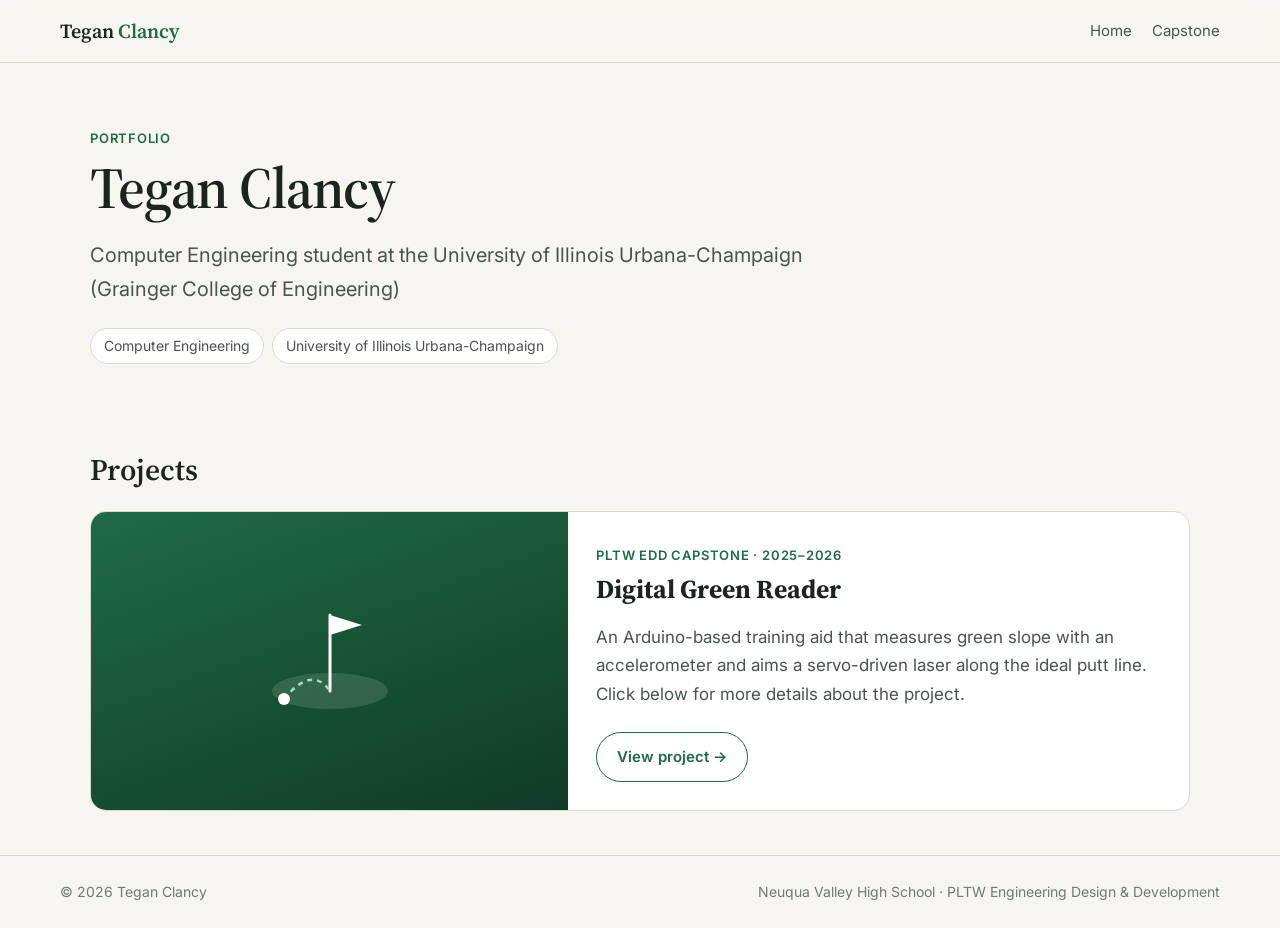
<file: index.html>
<!doctype html>
<html lang="en">
<head>
<meta charset="utf-8">
<meta name="viewport" content="width=device-width, initial-scale=1">
<title>Tegan Clancy | Computer Engineering at UIUC</title>
<meta name="description" content="Tegan Clancy - Computer Engineering, University of Illinois Urbana-Champaign">
<link rel="preconnect" href="https://fonts.googleapis.com">
<link rel="preconnect" href="https://fonts.gstatic.com" crossorigin>
<link href="https://fonts.googleapis.com/css2?family=Inter:wght@400;500;600;700&family=Source+Serif+4:opsz,wght@8..60,500;8..60,600&display=swap" rel="stylesheet">
<link rel="stylesheet" href="style.css">
<script>
function imgFallback(el) {
  var tries = ["png", "jpeg", "webp"], n = +(el.dataset.try || 0);
  if (n < tries.length) { el.dataset.try = n + 1; el.src = el.src.replace(/\.[a-z]+$/, "." + tries[n]); return; }
  var d = el.dataset, ph = document.createElement("div"); ph.className = "ph";
  ph.innerHTML = '<svg viewBox="0 0 24 24" fill="none" stroke="currentColor" stroke-width="1.6"><rect x="3" y="4" width="18" height="16" rx="2"/><circle cx="9" cy="10" r="2"/><path d="m21 17-5-5-9 8"/></svg>'
    + '<strong>Add image here</strong>'
    + (d.pdf ? '<span class="ph-row"><em>From PDF</em>' + d.pdf + '</span>' : '')
    + (d.cap ? '<span class="ph-row"><em>Figure</em>' + d.cap + '</span>' : '')
    + '<span class="ph-row"><em>Save as</em><code>' + d.img + '.jpg</code></span>';
  el.replaceWith(ph);
}
</script>
</head>
<body>
<header class="topbar"><div class="topbar-inner">
  <a class="brand" href="index.html">Tegan <span>Clancy</span></a>
  <nav class="topnav">
    <a href="index.html">Home</a>
    <a href="project.html" class="">Capstone</a>
  </nav>
</div></header>
<main>
<section class="wrap hero">
  <p class="eyebrow">Portfolio</p>
  <h1>Tegan Clancy</h1>
  <p class="lede">Computer Engineering student at the University of Illinois Urbana-Champaign (Grainger College of Engineering)</p>
  <div class="meta">
    <span class="chip">Computer Engineering</span>
    <span class="chip">University of Illinois Urbana-Champaign</span>
  </div>
  <!-- Add your links here, e.g.:
  <p style="margin-top:20px"><a class="btn" href="https://www.linkedin.com/in/YOUR-NAME">LinkedIn</a> <a class="btn ghost" href="mailto:you@example.com">Email</a></p>
  -->
</section>

<section class="wrap section">
  <h2>Projects</h2>
  <a class="project-card" href="project.html">
    <div class="art">
      <svg width="140" height="140" viewBox="0 0 140 140" fill="none" aria-hidden="true">
        <ellipse cx="70" cy="100" rx="58" ry="18" fill="#ffffff" fill-opacity=".12"/>
        <line x1="70" y1="24" x2="70" y2="100" stroke="#fff" stroke-width="3" stroke-linecap="round"/>
        <path d="M70 24 L102 34 L70 44 Z" fill="#fff"/>
        <path d="M24 108 Q52 74 70 100" stroke="#9be3b8" stroke-width="2.5" stroke-dasharray="5 5" fill="none"/>
        <circle cx="24" cy="108" r="6" fill="#fff"/>
      </svg>
    </div>
    <div class="body">
      <span class="eyebrow">PLTW EDD Capstone &middot; 2025&ndash;2026</span>
      <h3>Digital Green Reader</h3>
      <p style="color:var(--ink-2)">An Arduino-based training aid that measures green slope with an accelerometer and aims a servo-driven laser along the ideal putt line. Click below for more details about the project.</p>
      <span class="btn ghost" style="margin-top:6px">View project &rarr;</span>
    </div>
  </a>
</section>
</main>
<footer class="site"><div class="inner">
  <span>&copy; 2026 Tegan Clancy</span>
  <span>Neuqua Valley High School &middot; PLTW Engineering Design &amp; Development</span>
</div></footer>
</body>
</html>
</file>
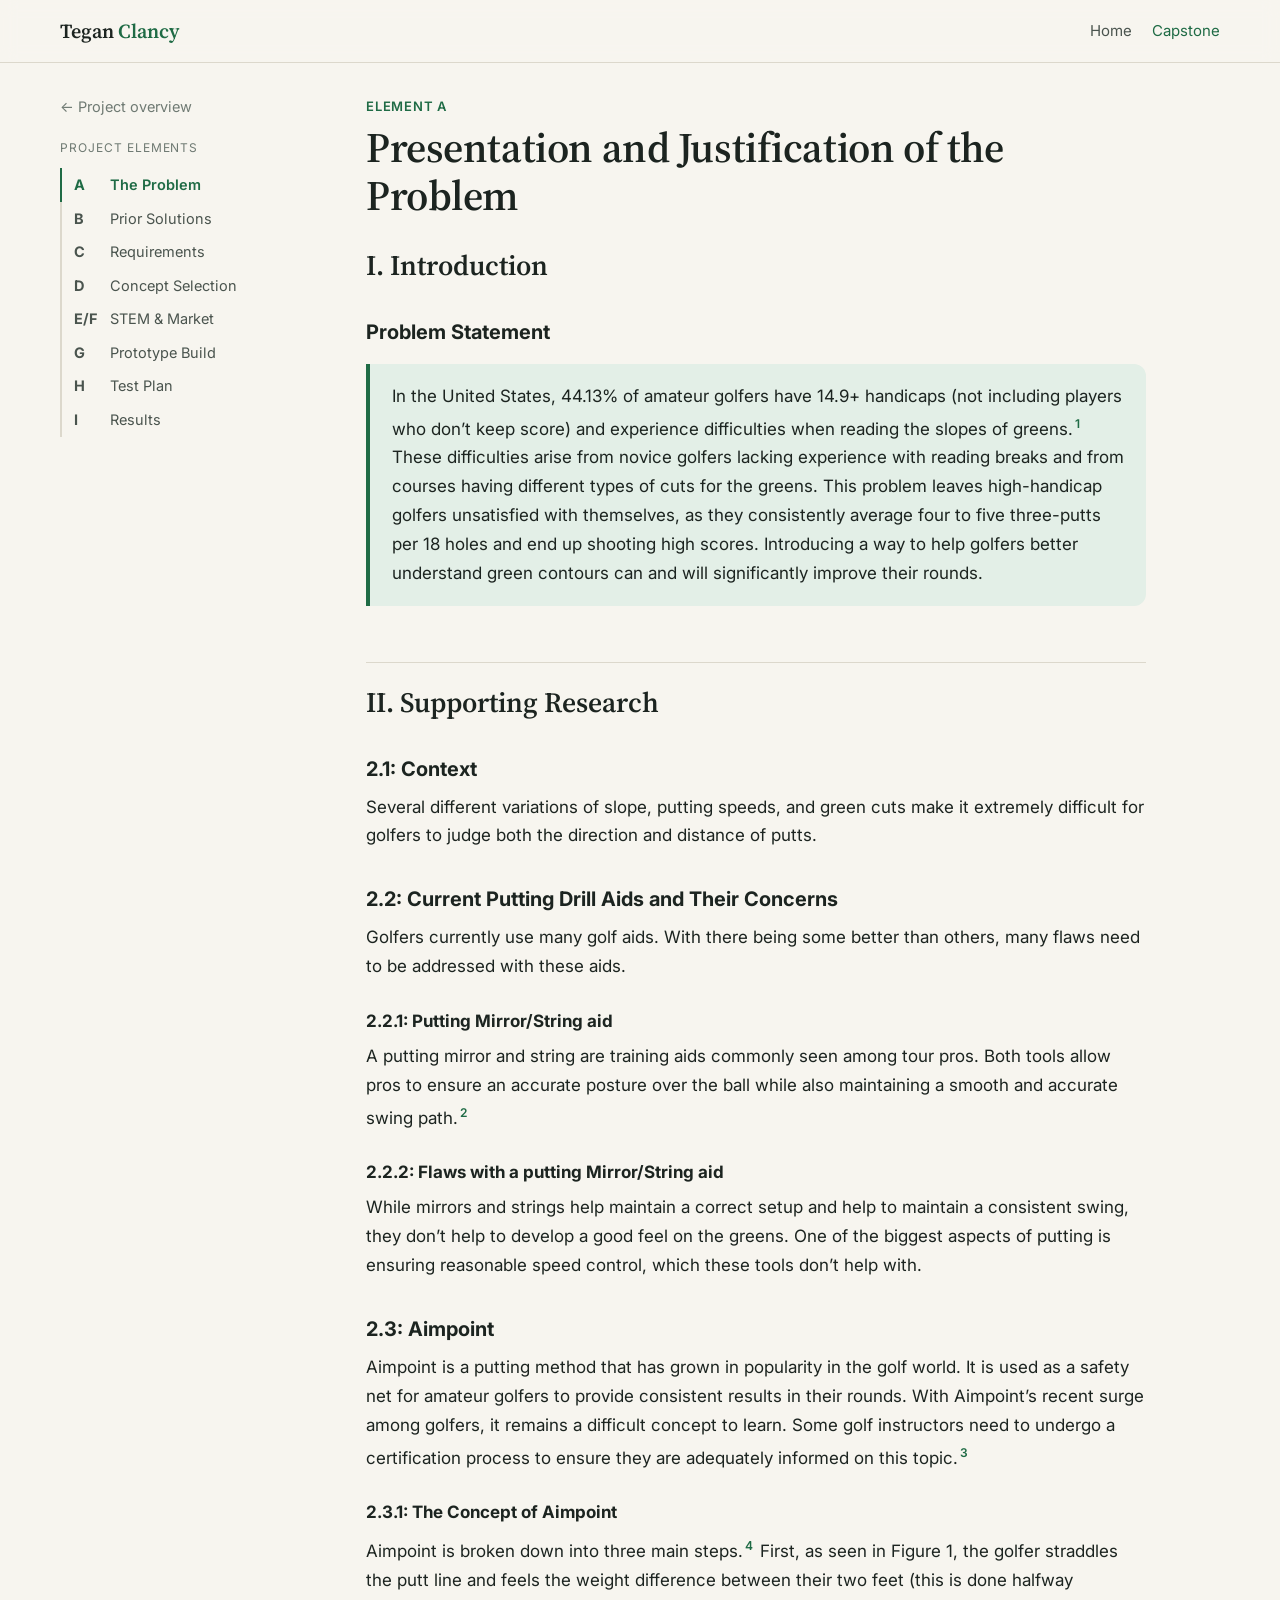
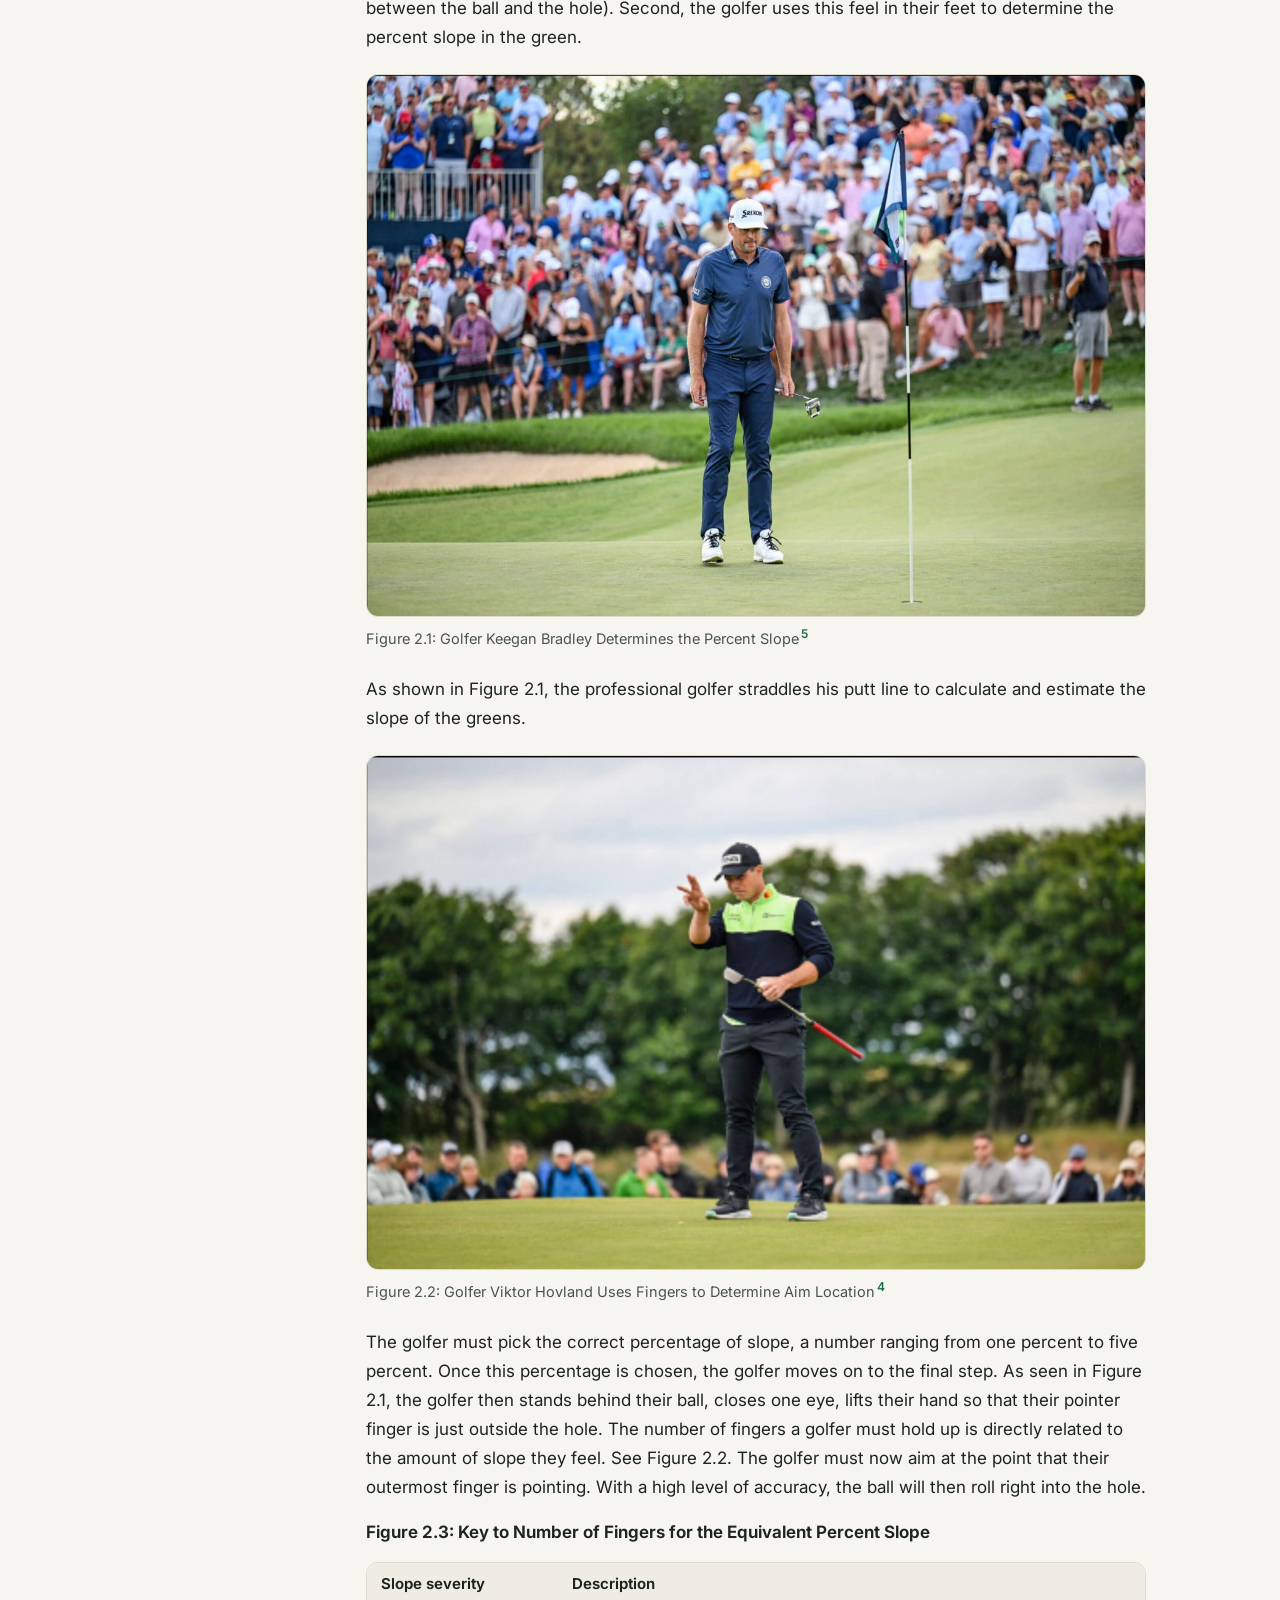
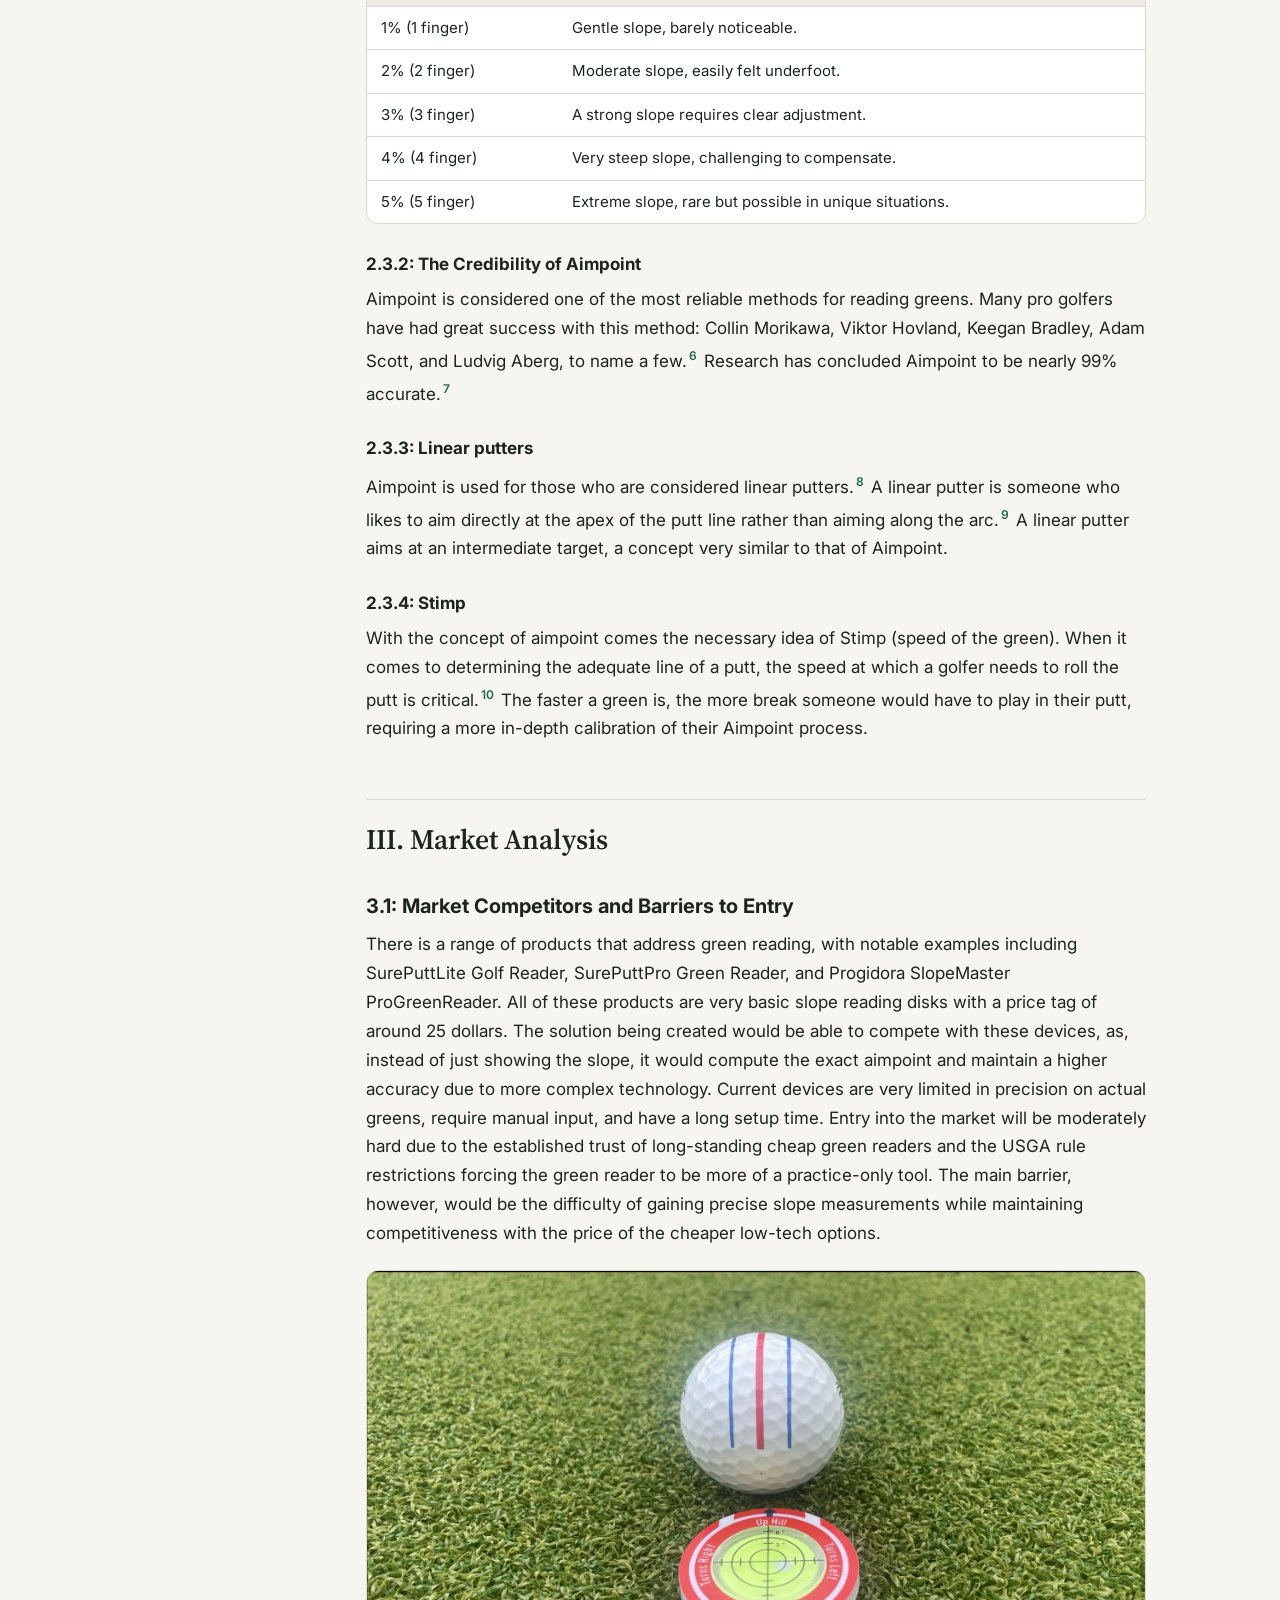
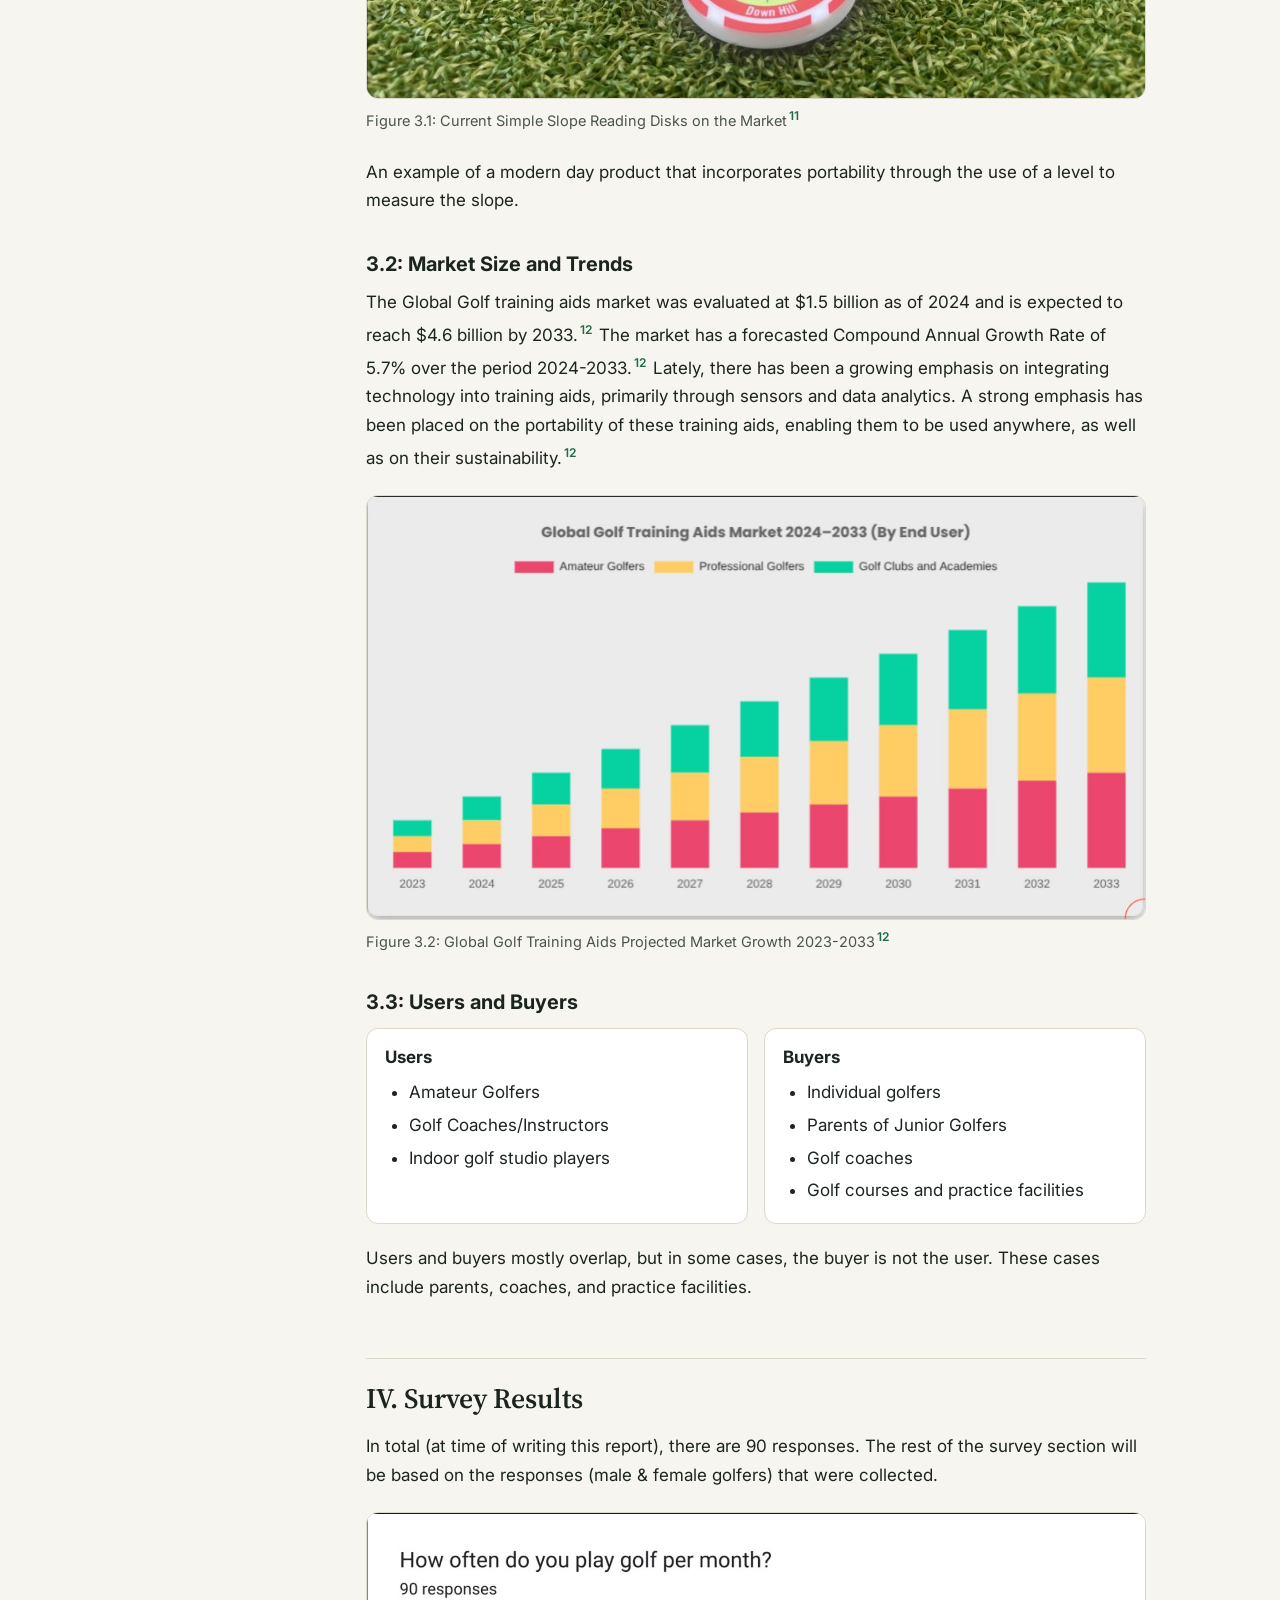
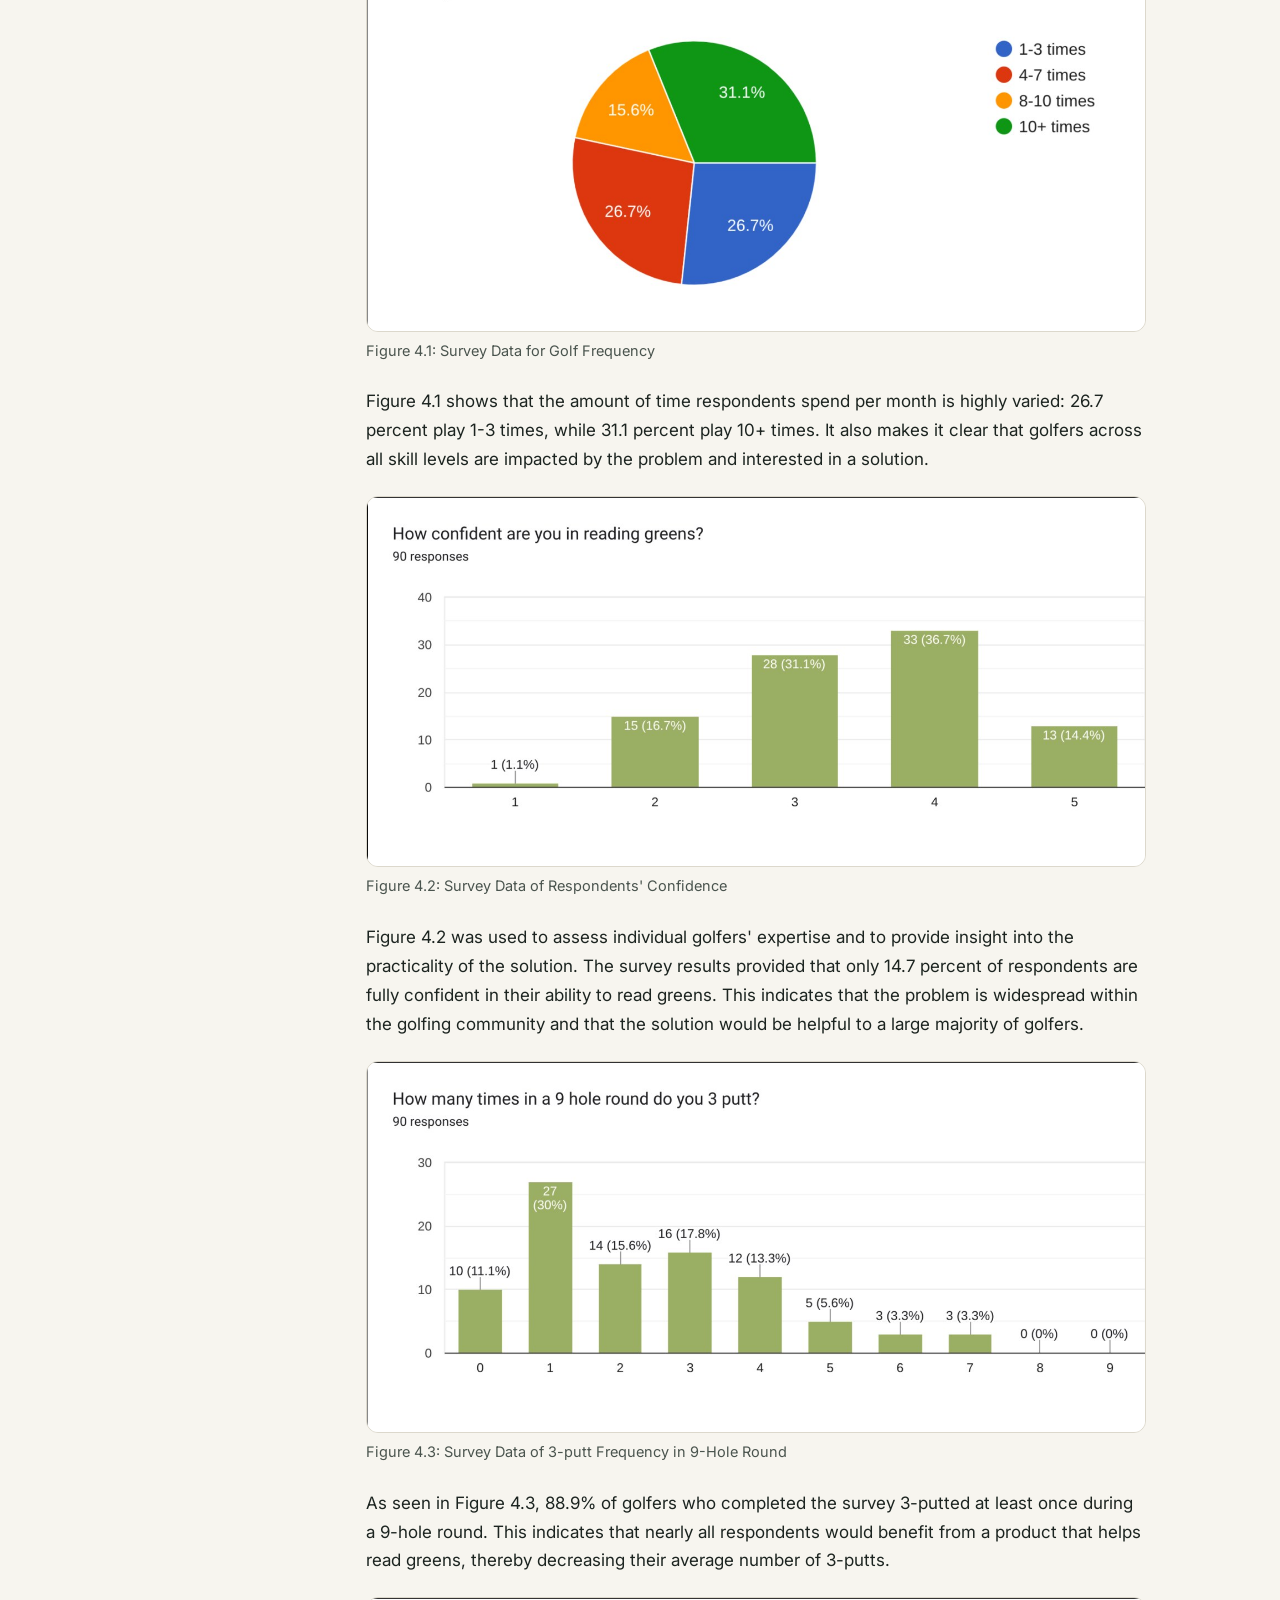
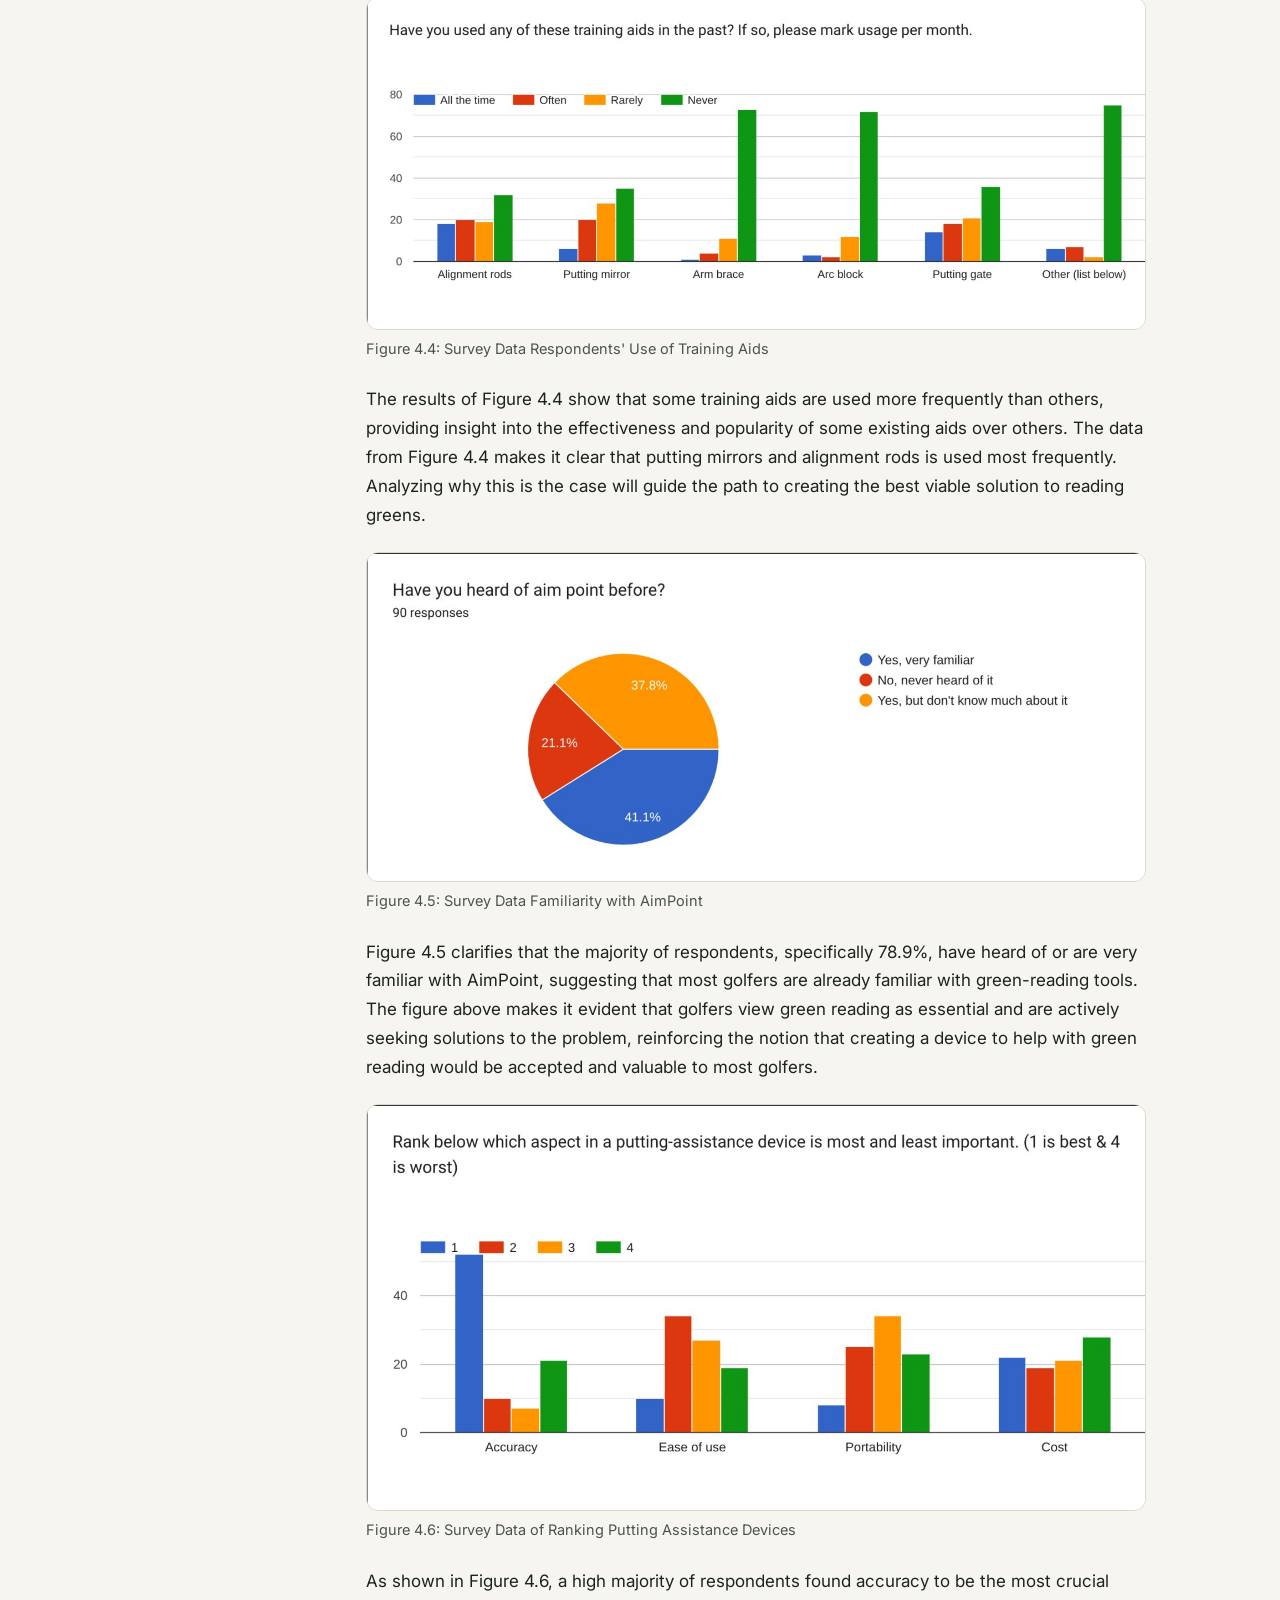
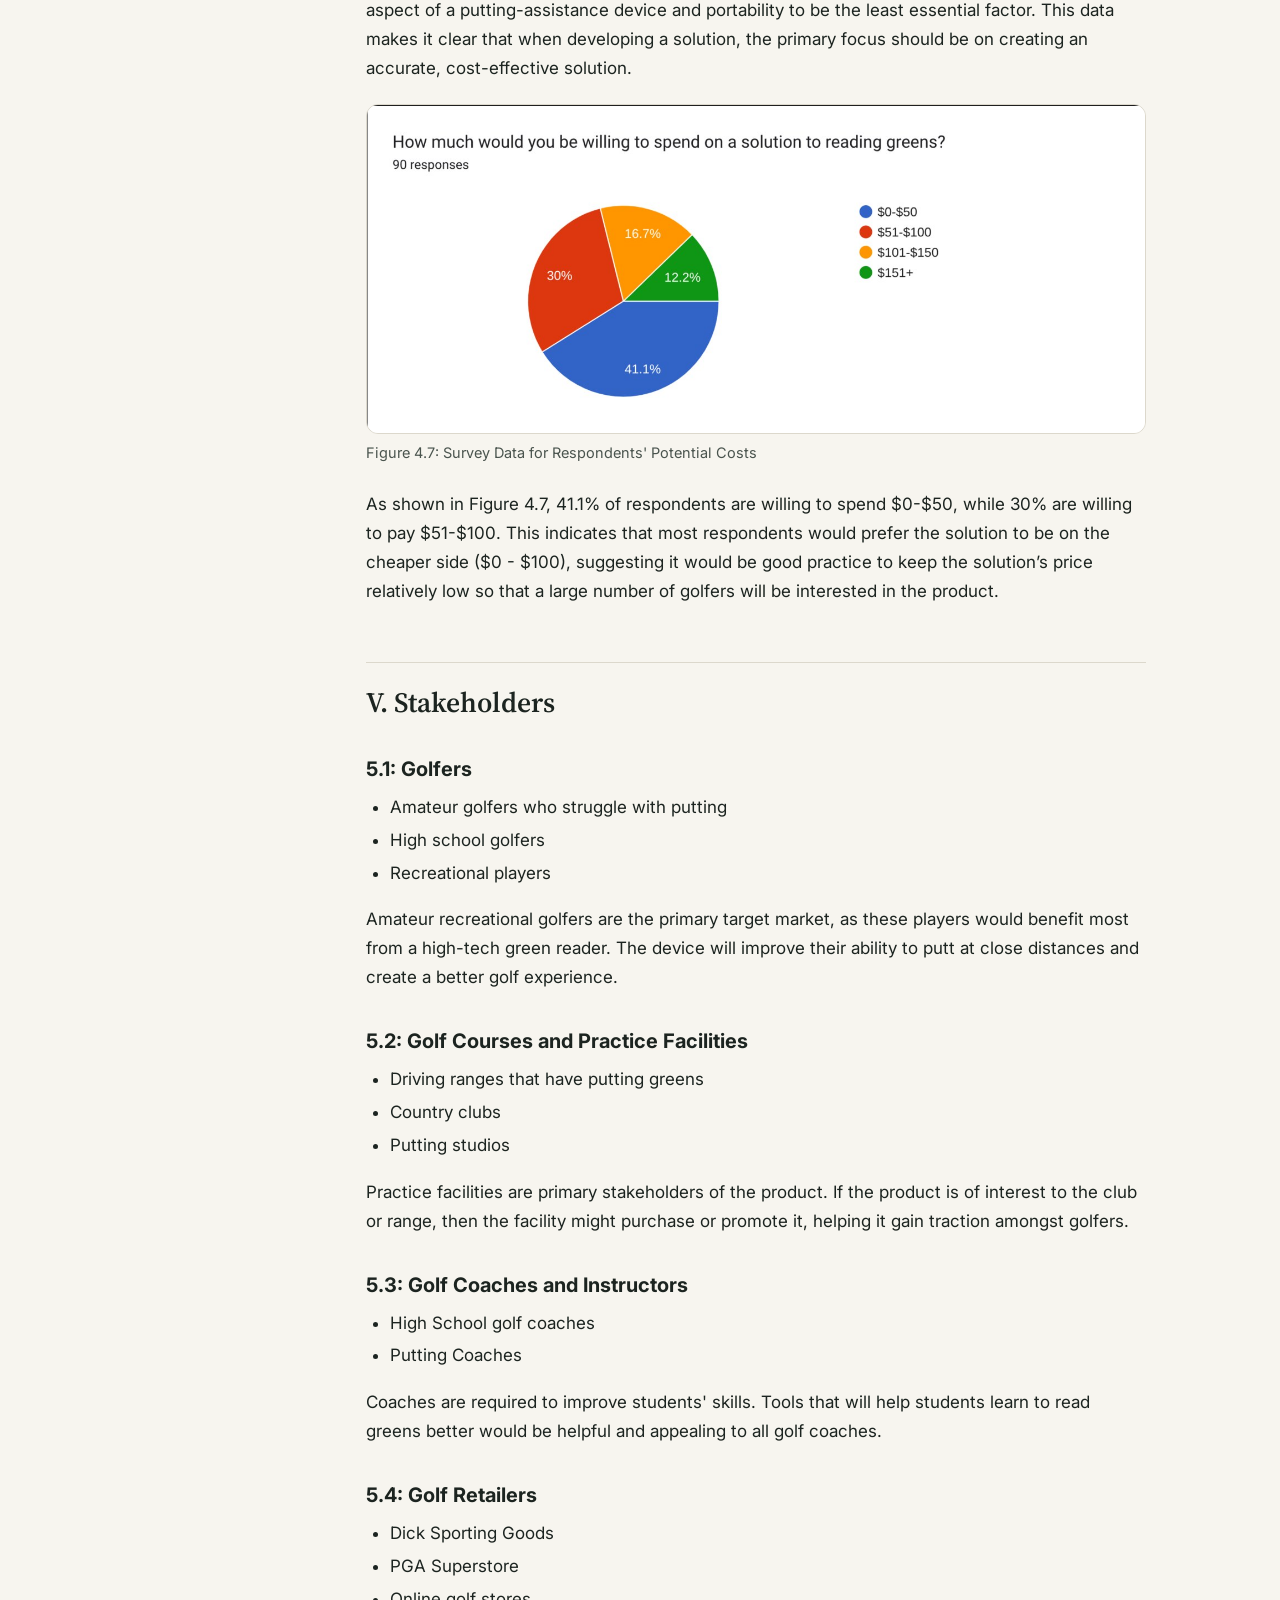
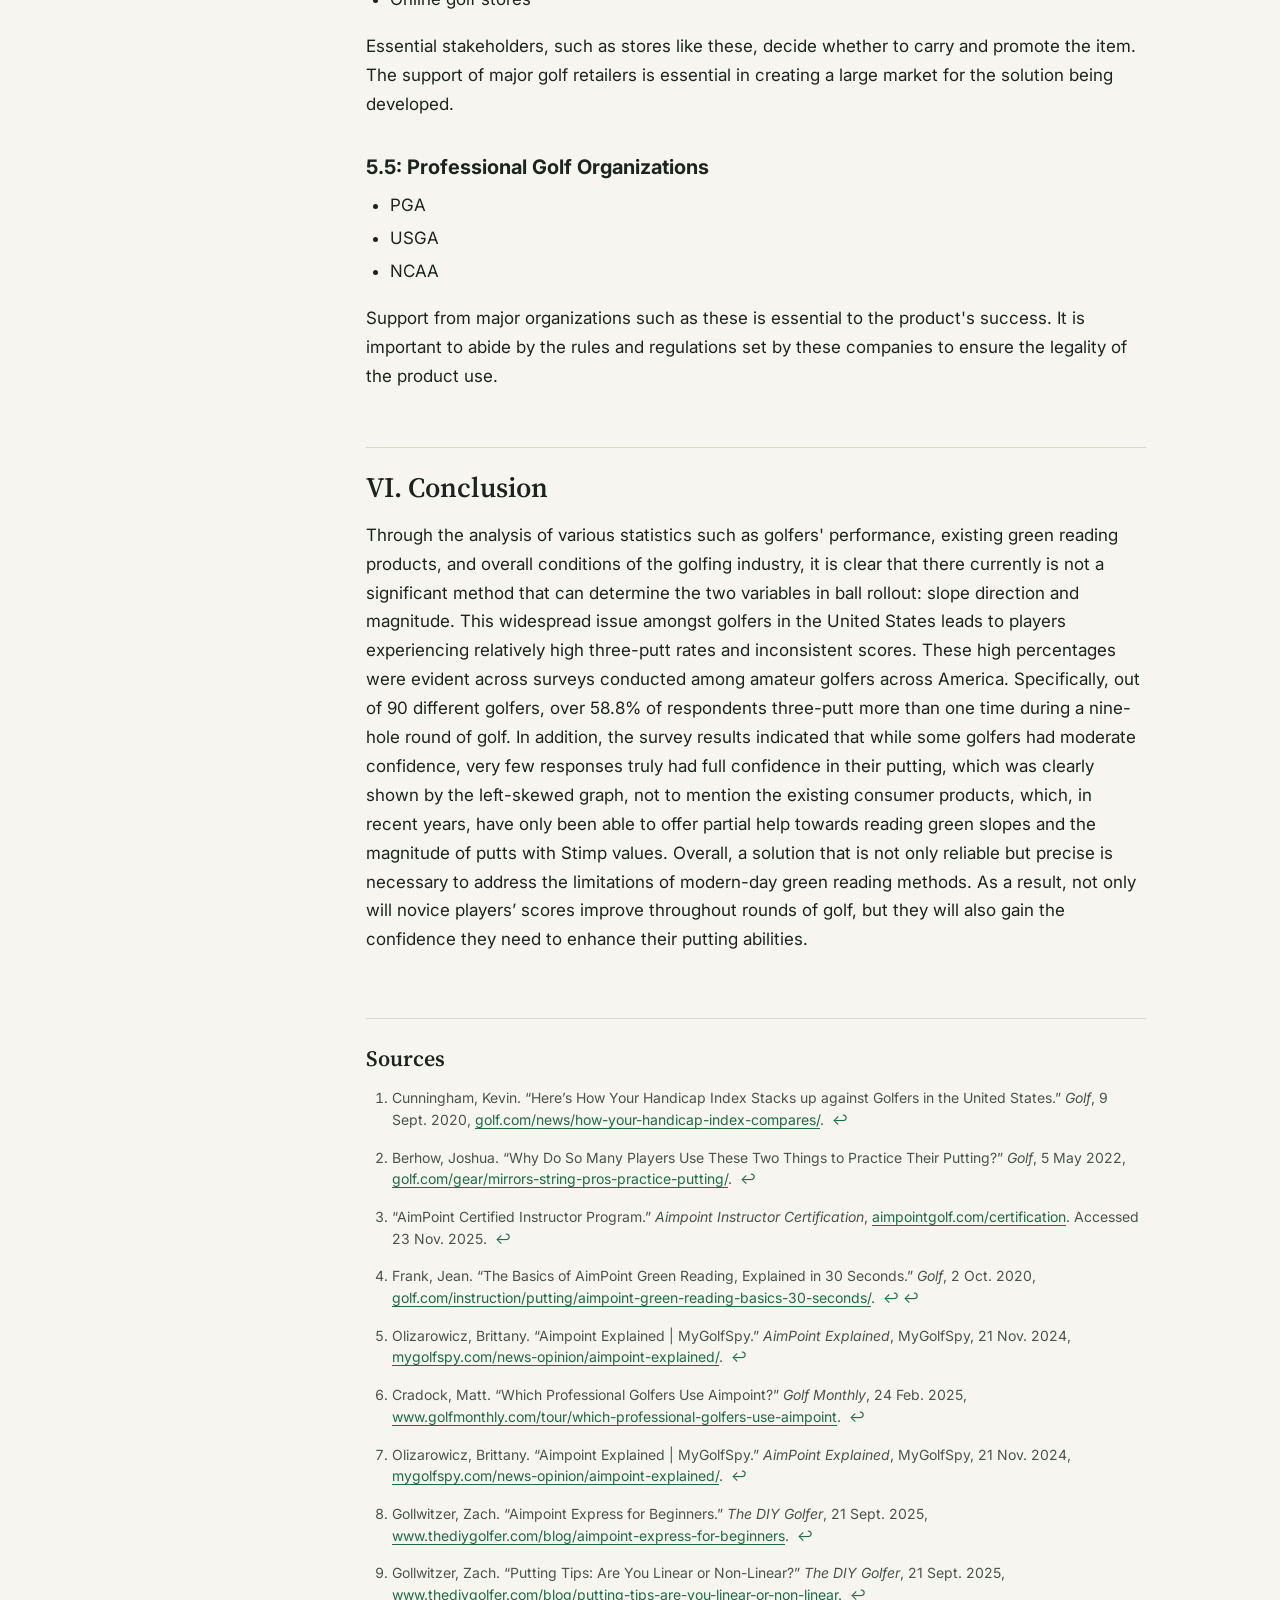
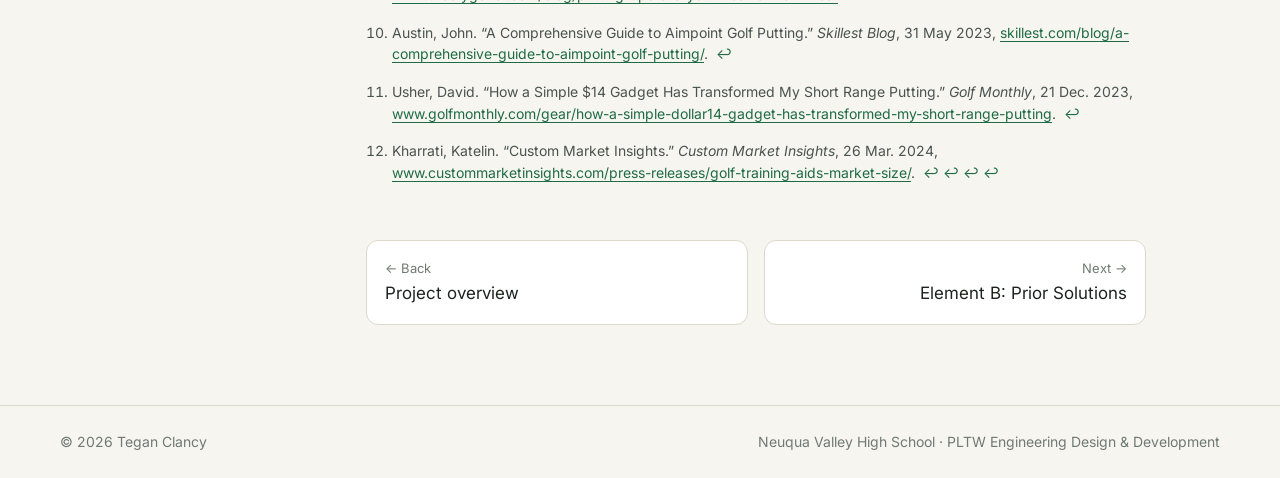
<file: element-a.html>
<!doctype html>
<html lang="en">
<head>
<meta charset="utf-8">
<meta name="viewport" content="width=device-width, initial-scale=1">
<title>Element A: Presentation and Justification of the Problem | Tegan Clancy</title>
<meta name="description" content="Digital Green Reader capstone - Element A: Presentation and Justification of the Problem">
<link rel="preconnect" href="https://fonts.googleapis.com">
<link rel="preconnect" href="https://fonts.gstatic.com" crossorigin>
<link href="https://fonts.googleapis.com/css2?family=Inter:wght@400;500;600;700&family=Source+Serif+4:opsz,wght@8..60,500;8..60,600&display=swap" rel="stylesheet">
<link rel="stylesheet" href="style.css">
<script>
function imgFallback(el) {
  var tries = ["png", "jpeg", "webp"], n = +(el.dataset.try || 0);
  if (n < tries.length) { el.dataset.try = n + 1; el.src = el.src.replace(/\.[a-z]+$/, "." + tries[n]); return; }
  var d = el.dataset, ph = document.createElement("div"); ph.className = "ph";
  ph.innerHTML = '<svg viewBox="0 0 24 24" fill="none" stroke="currentColor" stroke-width="1.6"><rect x="3" y="4" width="18" height="16" rx="2"/><circle cx="9" cy="10" r="2"/><path d="m21 17-5-5-9 8"/></svg>'
    + '<strong>Add image here</strong>'
    + (d.pdf ? '<span class="ph-row"><em>From PDF</em>' + d.pdf + '</span>' : '')
    + (d.cap ? '<span class="ph-row"><em>Figure</em>' + d.cap + '</span>' : '')
    + '<span class="ph-row"><em>Save as</em><code>' + d.img + '.jpg</code></span>';
  el.replaceWith(ph);
}
</script>
</head>
<body>
<header class="topbar"><div class="topbar-inner">
  <a class="brand" href="index.html">Tegan <span>Clancy</span></a>
  <nav class="topnav">
    <a href="index.html">Home</a>
    <a href="project.html" class="active">Capstone</a>
  </nav>
</div></header>
<div class="layout">
<aside class="sidebar">
<a class="back" href="project.html">&larr; Project overview</a>
<p class="label">Project elements</p>
<ol>
<li><a href="element-a.html" class="current" aria-current="page"><span class="letter">A</span><span class="name">The Problem</span></a></li>
<li><a href="element-b.html"><span class="letter">B</span><span class="name">Prior Solutions</span></a></li>
<li><a href="element-c.html"><span class="letter">C</span><span class="name">Requirements</span></a></li>
<li><a href="element-d.html"><span class="letter">D</span><span class="name">Concept Selection</span></a></li>
<li><a href="element-ef.html"><span class="letter">E/F</span><span class="name">STEM &amp; Market</span></a></li>
<li><a href="element-g.html"><span class="letter">G</span><span class="name">Prototype Build</span></a></li>
<li><a href="element-h.html"><span class="letter">H</span><span class="name">Test Plan</span></a></li>
<li><a href="element-i.html"><span class="letter">I</span><span class="name">Results</span></a></li>
</ol>
</aside>
<article class="page-a">
<p class="eyebrow">Element A</p>
<h1>Presentation and Justification of the Problem</h1>
<h2>I. Introduction</h2>
<h3>Problem Statement</h3>
<div class="callout">
<p>In the United States, 44.13% of amateur golfers have 14.9+ handicaps (not including players who don’t keep score) and experience difficulties when reading the slopes of greens.<sup id="fnref:1"><a class="footnote-ref" href="#fn:1">1</a></sup> These difficulties arise from novice golfers lacking experience with reading breaks and from courses having different types of cuts for the greens. This problem leaves high-handicap golfers unsatisfied with themselves, as they consistently average four to five three-putts per 18 holes and end up shooting high scores. Introducing a way to help golfers better understand green contours can and will significantly improve their rounds.</p>
</div>
<h2>II. Supporting Research</h2>
<h3>2.1: Context</h3>
<p>Several different variations of slope, putting speeds, and green cuts make it extremely difficult for golfers to judge both the direction and distance of putts.</p>
<h3>2.2: Current Putting Drill Aids and Their Concerns</h3>
<p>Golfers currently use many golf aids. With there being some better than others, many flaws need to be addressed with these aids.</p>
<h4>2.2.1: Putting Mirror/String aid</h4>
<p>A putting mirror and string are training aids commonly seen among tour pros. Both tools allow pros to ensure an accurate posture over the ball while also maintaining a smooth and accurate swing path.<sup id="fnref:2"><a class="footnote-ref" href="#fn:2">2</a></sup></p>
<h4>2.2.2: Flaws with a putting Mirror/String aid</h4>
<p>While mirrors and strings help maintain a correct setup and help to maintain a consistent swing, they don’t help to develop a good feel on the greens. One of the biggest aspects of putting is ensuring reasonable speed control, which these tools don’t help with.</p>
<h3>2.3: Aimpoint</h3>
<p>Aimpoint is a putting method that has grown in popularity in the golf world. It is used as a safety net for amateur golfers to provide consistent results in their rounds. With Aimpoint’s recent surge among golfers, it remains a difficult concept to learn. Some golf instructors need to undergo a certification process to ensure they are adequately informed on this topic.<sup id="fnref:3"><a class="footnote-ref" href="#fn:3">3</a></sup></p>
<h4>2.3.1: The Concept of Aimpoint</h4>
<p>Aimpoint is broken down into three main steps.<sup id="fnref:4"><a class="footnote-ref" href="#fn:4">4</a></sup> First, as seen in Figure 1, the golfer straddles the putt line and feels the weight difference between their two feet (this is done halfway between the ball and the hole). Second, the golfer uses this feel in their feet to determine the percent slope in the green.</p>
<figure class="fig" id="img-a-2-1">
<div class="frame"><img src="a-2-1.jpg" data-img="a-2-1" data-pdf="Element A Outline - NPC" data-cap="Figure 2.1: Golfer Keegan Bradley Determines the Percent Slope" alt="Figure 2.1: Golfer Keegan Bradley Determines the Percent Slope" loading="lazy" onerror="imgFallback(this)"></div>
<figcaption>Figure 2.1: Golfer Keegan Bradley Determines the Percent Slope<sup id="fnref:5"><a class="footnote-ref" href="#fn:5">5</a></sup></figcaption>
</figure>
<p>As shown in Figure 2.1, the professional golfer straddles his putt line to calculate and estimate the slope of the greens.</p>
<figure class="fig" id="img-a-2-2">
<div class="frame"><img src="a-2-2.jpg" data-img="a-2-2" data-pdf="Element A Outline - NPC" data-cap="Figure 2.2: Golfer Viktor Hovland Uses Fingers to Determine Aim Location" alt="Figure 2.2: Golfer Viktor Hovland Uses Fingers to Determine Aim Location" loading="lazy" onerror="imgFallback(this)"></div>
<figcaption>Figure 2.2: Golfer Viktor Hovland Uses Fingers to Determine Aim Location<sup id="fnref2:4"><a class="footnote-ref" href="#fn:4">4</a></sup></figcaption>
</figure>
<p>The golfer must pick the correct percentage of slope, a number ranging from one percent to five percent. Once this percentage is chosen, the golfer moves on to the final step. As seen in Figure 2.1, the golfer then stands behind their ball, closes one eye, lifts their hand so that their pointer finger is just outside the hole. The number of fingers a golfer must hold up is directly related to the amount of slope they feel. See Figure 2.2. The golfer must now aim at the point that their outermost finger is pointing. With a high level of accuracy, the ball will then roll right into the hole.</p>
<p><strong>Figure 2.3: Key to Number of Fingers for the Equivalent Percent Slope</strong></p>
<div class="table-wrap"><table>
<thead>
<tr>
<th>Slope severity</th>
<th>Description</th>
</tr>
</thead>
<tbody>
<tr>
<td>1% (1 finger)</td>
<td>Gentle slope, barely noticeable.</td>
</tr>
<tr>
<td>2% (2 finger)</td>
<td>Moderate slope, easily felt underfoot.</td>
</tr>
<tr>
<td>3% (3 finger)</td>
<td>A strong slope requires clear adjustment.</td>
</tr>
<tr>
<td>4% (4 finger)</td>
<td>Very steep slope, challenging to compensate.</td>
</tr>
<tr>
<td>5% (5 finger)</td>
<td>Extreme slope, rare but possible in unique situations.</td>
</tr>
</tbody>
</table></div>
<h4>2.3.2: The Credibility of Aimpoint</h4>
<p>Aimpoint is considered one of the most reliable methods for reading greens. Many pro golfers have had great success with this method: Collin Morikawa, Viktor Hovland, Keegan Bradley, Adam Scott, and Ludvig Aberg, to name a few.<sup id="fnref:6"><a class="footnote-ref" href="#fn:6">6</a></sup> Research has concluded Aimpoint to be nearly 99% accurate.<sup id="fnref:7"><a class="footnote-ref" href="#fn:7">7</a></sup></p>
<h4>2.3.3: Linear putters</h4>
<p>Aimpoint is used for those who are considered linear putters.<sup id="fnref:8"><a class="footnote-ref" href="#fn:8">8</a></sup> A linear putter is someone who likes to aim directly at the apex of the putt line rather than aiming along the arc.<sup id="fnref:9"><a class="footnote-ref" href="#fn:9">9</a></sup> A linear putter aims at an intermediate target, a concept very similar to that of Aimpoint.</p>
<h4>2.3.4: Stimp</h4>
<p>With the concept of aimpoint comes the necessary idea of Stimp (speed of the green). When it comes to determining the adequate line of a putt, the speed at which a golfer needs to roll the putt is critical.<sup id="fnref:10"><a class="footnote-ref" href="#fn:10">10</a></sup> The faster a green is, the more break someone would have to play in their putt, requiring a more in-depth calibration of their Aimpoint process.</p>
<h2>III. Market Analysis</h2>
<h3>3.1: Market Competitors and Barriers to Entry</h3>
<p>There is a range of products that address green reading, with notable examples including SurePuttLite Golf Reader, SurePuttPro Green Reader, and Progidora SlopeMaster ProGreenReader. All of these products are very basic slope reading disks with a price tag of around 25 dollars. The solution being created would be able to compete with these devices, as, instead of just showing the slope, it would compute the exact aimpoint and maintain a higher accuracy due to more complex technology. Current devices are very limited in precision on actual greens, require manual input, and have a long setup time. Entry into the market will be moderately hard due to the established trust of long-standing cheap green readers and the USGA rule restrictions forcing the green reader to be more of a practice-only tool. The main barrier, however, would be the difficulty of gaining precise slope measurements while maintaining competitiveness with the price of the cheaper low-tech options.</p>
<figure class="fig" id="img-a-3-1">
<div class="frame"><img src="a-3-1.jpg" data-img="a-3-1" data-pdf="Element A Outline - NPC" data-cap="Figure 3.1: Current Simple Slope Reading Disks on the Market" alt="Figure 3.1: Current Simple Slope Reading Disks on the Market" loading="lazy" onerror="imgFallback(this)"></div>
<figcaption>Figure 3.1: Current Simple Slope Reading Disks on the Market<sup id="fnref:11"><a class="footnote-ref" href="#fn:11">11</a></sup></figcaption>
</figure>
<p>An example of a modern day product that incorporates portability through the use of a level to measure the slope.</p>
<h3>3.2: Market Size and Trends</h3>
<p>The Global Golf training aids market was evaluated at $1.5 billion as of 2024 and is expected to reach $4.6 billion by 2033.<sup id="fnref:12"><a class="footnote-ref" href="#fn:12">12</a></sup> The market has a forecasted Compound Annual Growth Rate of 5.7% over the period 2024-2033.<sup id="fnref2:12"><a class="footnote-ref" href="#fn:12">12</a></sup> Lately, there has been a growing emphasis on integrating technology into training aids, primarily through sensors and data analytics. A strong emphasis has been placed on the portability of these training aids, enabling them to be used anywhere, as well as on their sustainability.<sup id="fnref3:12"><a class="footnote-ref" href="#fn:12">12</a></sup></p>
<figure class="fig" id="img-a-3-2">
<div class="frame"><img src="a-3-2.jpg" data-img="a-3-2" data-pdf="Element A Outline - NPC" data-cap="Figure 3.2: Global Golf Training Aids Projected Market Growth 2023-2033" alt="Figure 3.2: Global Golf Training Aids Projected Market Growth 2023-2033" loading="lazy" onerror="imgFallback(this)"></div>
<figcaption>Figure 3.2: Global Golf Training Aids Projected Market Growth 2023-2033<sup id="fnref4:12"><a class="footnote-ref" href="#fn:12">12</a></sup></figcaption>
</figure>
<h3>3.3: Users and Buyers</h3>
<div class="proscons">
<div class="col">
<h4>Users</h4>
<ul>
<li>Amateur Golfers</li>
<li>Golf Coaches/Instructors</li>
<li>Indoor golf studio players</li>
</ul>
</div>
<div class="col">
<h4>Buyers</h4>
<ul>
<li>Individual golfers</li>
<li>Parents of Junior Golfers</li>
<li>Golf coaches</li>
<li>Golf courses and practice facilities</li>
</ul>
</div>
</div>
<p>Users and buyers mostly overlap, but in some cases, the buyer is not the user. These cases include parents, coaches, and practice facilities.</p>
<h2>IV. Survey Results</h2>
<p>In total (at time of writing this report), there are 90 responses. The rest of the survey section will be based on the responses (male &amp; female golfers) that were collected.</p>
<figure class="fig" id="img-a-4-1">
<div class="frame"><img src="a-4-1.jpg" data-img="a-4-1" data-pdf="Element A Outline - NPC" data-cap="Figure 4.1: Survey Data for Golf Frequency" alt="Figure 4.1: Survey Data for Golf Frequency" loading="lazy" onerror="imgFallback(this)"></div>
<figcaption>Figure 4.1: Survey Data for Golf Frequency</figcaption>
</figure>
<p>Figure 4.1 shows that the amount of time respondents spend per month is highly varied: 26.7 percent play 1-3 times, while 31.1 percent play 10+ times. It also makes it clear that golfers across all skill levels are impacted by the problem and interested in a solution.</p>
<figure class="fig" id="img-a-4-2">
<div class="frame"><img src="a-4-2.jpg" data-img="a-4-2" data-pdf="Element A Outline - NPC" data-cap="Figure 4.2: Survey Data of Respondents&#x27; Confidence" alt="Figure 4.2: Survey Data of Respondents&#x27; Confidence" loading="lazy" onerror="imgFallback(this)"></div>
<figcaption>Figure 4.2: Survey Data of Respondents' Confidence</figcaption>
</figure>
<p>Figure 4.2 was used to assess individual golfers' expertise and to provide insight into the practicality of the solution. The survey results provided that only 14.7 percent of respondents are fully confident in their ability to read greens. This indicates that the problem is widespread within the golfing community and that the solution would be helpful to a large majority of golfers.</p>
<figure class="fig" id="img-a-4-3">
<div class="frame"><img src="a-4-3.jpg" data-img="a-4-3" data-pdf="Element A Outline - NPC" data-cap="Figure 4.3: Survey Data of 3-putt Frequency in 9-Hole Round" alt="Figure 4.3: Survey Data of 3-putt Frequency in 9-Hole Round" loading="lazy" onerror="imgFallback(this)"></div>
<figcaption>Figure 4.3: Survey Data of 3-putt Frequency in 9-Hole Round</figcaption>
</figure>
<p>As seen in Figure 4.3, 88.9% of golfers who completed the survey 3-putted at least once during a 9-hole round. This indicates that nearly all respondents would benefit from a product that helps read greens, thereby decreasing their average number of 3-putts.</p>
<figure class="fig" id="img-a-4-4">
<div class="frame"><img src="a-4-4.jpg" data-img="a-4-4" data-pdf="Element A Outline - NPC" data-cap="Figure 4.4: Survey Data Respondents&#x27; Use of Training Aids" alt="Figure 4.4: Survey Data Respondents&#x27; Use of Training Aids" loading="lazy" onerror="imgFallback(this)"></div>
<figcaption>Figure 4.4: Survey Data Respondents' Use of Training Aids</figcaption>
</figure>
<p>The results of Figure 4.4 show that some training aids are used more frequently than others, providing insight into the effectiveness and popularity of some existing aids over others. The data from Figure 4.4 makes it clear that putting mirrors and alignment rods is used most frequently. Analyzing why this is the case will guide the path to creating the best viable solution to reading greens.</p>
<figure class="fig" id="img-a-4-5">
<div class="frame"><img src="a-4-5.jpg" data-img="a-4-5" data-pdf="Element A Outline - NPC" data-cap="Figure 4.5: Survey Data Familiarity with AimPoint" alt="Figure 4.5: Survey Data Familiarity with AimPoint" loading="lazy" onerror="imgFallback(this)"></div>
<figcaption>Figure 4.5: Survey Data Familiarity with AimPoint</figcaption>
</figure>
<p>Figure 4.5 clarifies that the majority of respondents, specifically 78.9%, have heard of or are very familiar with AimPoint, suggesting that most golfers are already familiar with green-reading tools. The figure above makes it evident that golfers view green reading as essential and are actively seeking solutions to the problem, reinforcing the notion that creating a device to help with green reading would be accepted and valuable to most golfers.</p>
<figure class="fig" id="img-a-4-6">
<div class="frame"><img src="a-4-6.jpg" data-img="a-4-6" data-pdf="Element A Outline - NPC" data-cap="Figure 4.6: Survey Data of Ranking Putting Assistance Devices" alt="Figure 4.6: Survey Data of Ranking Putting Assistance Devices" loading="lazy" onerror="imgFallback(this)"></div>
<figcaption>Figure 4.6: Survey Data of Ranking Putting Assistance Devices</figcaption>
</figure>
<p>As shown in Figure 4.6, a high majority of respondents found accuracy to be the most crucial aspect of a putting-assistance device and portability to be the least essential factor. This data makes it clear that when developing a solution, the primary focus should be on creating an accurate, cost-effective solution.</p>
<figure class="fig" id="img-a-4-7">
<div class="frame"><img src="a-4-7.jpg" data-img="a-4-7" data-pdf="Element A Outline - NPC" data-cap="Figure 4.7: Survey Data for Respondents&#x27; Potential Costs" alt="Figure 4.7: Survey Data for Respondents&#x27; Potential Costs" loading="lazy" onerror="imgFallback(this)"></div>
<figcaption>Figure 4.7: Survey Data for Respondents' Potential Costs</figcaption>
</figure>
<p>As shown in Figure 4.7, 41.1% of respondents are willing to spend $0-$50, while 30% are willing to pay $51-$100. This indicates that most respondents would prefer the solution to be on the cheaper side ($0 - $100), suggesting it would be good practice to keep the solution’s price relatively low so that a large number of golfers will be interested in the product.</p>
<h2>V. Stakeholders</h2>
<h3>5.1: Golfers</h3>
<ul>
<li>Amateur golfers who struggle with putting</li>
<li>High school golfers</li>
<li>Recreational players</li>
</ul>
<p>Amateur recreational golfers are the primary target market, as these players would benefit most from a high-tech green reader. The device will improve their ability to putt at close distances and create a better golf experience.</p>
<h3>5.2: Golf Courses and Practice Facilities</h3>
<ul>
<li>Driving ranges that have putting greens</li>
<li>Country clubs</li>
<li>Putting studios</li>
</ul>
<p>Practice facilities are primary stakeholders of the product. If the product is of interest to the club or range, then the facility might purchase or promote it, helping it gain traction amongst golfers.</p>
<h3>5.3: Golf Coaches and Instructors</h3>
<ul>
<li>High School golf coaches</li>
<li>Putting Coaches</li>
</ul>
<p>Coaches are required to improve students' skills. Tools that will help students learn to read greens better would be helpful and appealing to all golf coaches.</p>
<h3>5.4: Golf Retailers</h3>
<ul>
<li>Dick Sporting Goods</li>
<li>PGA Superstore</li>
<li>Online golf stores</li>
</ul>
<p>Essential stakeholders, such as stores like these, decide whether to carry and promote the item. The support of major golf retailers is essential in creating a large market for the solution being developed.</p>
<h3>5.5: Professional Golf Organizations</h3>
<ul>
<li>PGA</li>
<li>USGA</li>
<li>NCAA</li>
</ul>
<p>Support from major organizations such as these is essential to the product's success. It is important to abide by the rules and regulations set by these companies to ensure the legality of the product use.</p>
<h2>VI. Conclusion</h2>
<p>Through the analysis of various statistics such as golfers' performance, existing green reading products, and overall conditions of the golfing industry, it is clear that there currently is not a significant method that can determine the two variables in ball rollout: slope direction and magnitude. This widespread issue amongst golfers in the United States leads to players experiencing relatively high three-putt rates and inconsistent scores. These high percentages were evident across surveys conducted among amateur golfers across America. Specifically, out of 90 different golfers, over 58.8% of respondents three-putt more than one time during a nine-hole round of golf. In addition, the survey results indicated that while some golfers had moderate confidence, very few responses truly had full confidence in their putting, which was clearly shown by the left-skewed graph, not to mention the existing consumer products, which, in recent years, have only been able to offer partial help towards reading green slopes and the magnitude of putts with Stimp values. Overall, a solution that is not only reliable but precise is necessary to address the limitations of modern-day green reading methods. As a result, not only will novice players’ scores improve throughout rounds of golf, but they will also gain the confidence they need to enhance their putting abilities.</p>
<div class="footnote">
<hr />
<ol>
<li id="fn:1">
<p>Cunningham, Kevin. “Here’s How Your Handicap Index Stacks up against Golfers in the United States.” <em>Golf</em>, 9 Sept. 2020, <a href="https://golf.com/news/how-your-handicap-index-compares/">golf.com/news/how-your-handicap-index-compares/</a>.&#160;<a class="footnote-backref" href="#fnref:1" title="Back to text">&#8617;</a></p>
</li>
<li id="fn:2">
<p>Berhow, Joshua. “Why Do So Many Players Use These Two Things to Practice Their Putting?” <em>Golf</em>, 5 May 2022, <a href="https://golf.com/gear/mirrors-string-pros-practice-putting/">golf.com/gear/mirrors-string-pros-practice-putting/</a>.&#160;<a class="footnote-backref" href="#fnref:2" title="Back to text">&#8617;</a></p>
</li>
<li id="fn:3">
<p>“AimPoint Certified Instructor Program.” <em>Aimpoint Instructor Certification</em>, <a href="https://aimpointgolf.com/certification">aimpointgolf.com/certification</a>. Accessed 23 Nov. 2025.&#160;<a class="footnote-backref" href="#fnref:3" title="Back to text">&#8617;</a></p>
</li>
<li id="fn:4">
<p>Frank, Jean. “The Basics of AimPoint Green Reading, Explained in 30 Seconds.” <em>Golf</em>, 2 Oct. 2020, <a href="https://golf.com/instruction/putting/aimpoint-green-reading-basics-30-seconds/">golf.com/instruction/putting/aimpoint-green-reading-basics-30-seconds/</a>.&#160;<a class="footnote-backref" href="#fnref:4" title="Back to text">&#8617;</a><a class="footnote-backref" href="#fnref2:4" title="Back to text">&#8617;</a></p>
</li>
<li id="fn:5">
<p>Olizarowicz, Brittany. “Aimpoint Explained | MyGolfSpy.” <em>AimPoint Explained</em>, MyGolfSpy, 21 Nov. 2024, <a href="https://mygolfspy.com/news-opinion/aimpoint-explained/">mygolfspy.com/news-opinion/aimpoint-explained/</a>.&#160;<a class="footnote-backref" href="#fnref:5" title="Back to text">&#8617;</a></p>
</li>
<li id="fn:6">
<p>Cradock, Matt. “Which Professional Golfers Use Aimpoint?” <em>Golf Monthly</em>, 24 Feb. 2025, <a href="https://www.golfmonthly.com/tour/which-professional-golfers-use-aimpoint">www.golfmonthly.com/tour/which-professional-golfers-use-aimpoint</a>.&#160;<a class="footnote-backref" href="#fnref:6" title="Back to text">&#8617;</a></p>
</li>
<li id="fn:7">
<p>Olizarowicz, Brittany. “Aimpoint Explained | MyGolfSpy.” <em>AimPoint Explained</em>, MyGolfSpy, 21 Nov. 2024, <a href="https://mygolfspy.com/news-opinion/aimpoint-explained/">mygolfspy.com/news-opinion/aimpoint-explained/</a>.&#160;<a class="footnote-backref" href="#fnref:7" title="Back to text">&#8617;</a></p>
</li>
<li id="fn:8">
<p>Gollwitzer, Zach. “Aimpoint Express for Beginners.” <em>The DIY Golfer</em>, 21 Sept. 2025, <a href="https://www.thediygolfer.com/blog/aimpoint-express-for-beginners">www.thediygolfer.com/blog/aimpoint-express-for-beginners</a>.&#160;<a class="footnote-backref" href="#fnref:8" title="Back to text">&#8617;</a></p>
</li>
<li id="fn:9">
<p>Gollwitzer, Zach. “Putting Tips: Are You Linear or Non-Linear?” <em>The DIY Golfer</em>, 21 Sept. 2025, <a href="https://www.thediygolfer.com/blog/putting-tips-are-you-linear-or-non-linear">www.thediygolfer.com/blog/putting-tips-are-you-linear-or-non-linear</a>.&#160;<a class="footnote-backref" href="#fnref:9" title="Back to text">&#8617;</a></p>
</li>
<li id="fn:10">
<p>Austin, John. “A Comprehensive Guide to Aimpoint Golf Putting.” <em>Skillest Blog</em>, 31 May 2023, <a href="https://skillest.com/blog/a-comprehensive-guide-to-aimpoint-golf-putting/">skillest.com/blog/a-comprehensive-guide-to-aimpoint-golf-putting/</a>.&#160;<a class="footnote-backref" href="#fnref:10" title="Back to text">&#8617;</a></p>
</li>
<li id="fn:11">
<p>Usher, David. “How a Simple $14 Gadget Has Transformed My Short Range Putting.” <em>Golf Monthly</em>, 21 Dec. 2023, <a href="https://www.golfmonthly.com/gear/how-a-simple-dollar14-gadget-has-transformed-my-short-range-putting">www.golfmonthly.com/gear/how-a-simple-dollar14-gadget-has-transformed-my-short-range-putting</a>.&#160;<a class="footnote-backref" href="#fnref:11" title="Back to text">&#8617;</a></p>
</li>
<li id="fn:12">
<p>Kharrati, Katelin. “Custom Market Insights.” <em>Custom Market Insights</em>, 26 Mar. 2024, <a href="https://www.custommarketinsights.com/press-releases/golf-training-aids-market-size/">www.custommarketinsights.com/press-releases/golf-training-aids-market-size/</a>.&#160;<a class="footnote-backref" href="#fnref:12" title="Back to text">&#8617;</a><a class="footnote-backref" href="#fnref2:12" title="Back to text">&#8617;</a><a class="footnote-backref" href="#fnref3:12" title="Back to text">&#8617;</a><a class="footnote-backref" href="#fnref4:12" title="Back to text">&#8617;</a></p>
</li>
</ol>
</div><nav class="pager"><a class="prev" href="project.html"><small>&larr; Back</small>Project overview</a><a class="next" href="element-b.html"><small>Next &rarr;</small>Element B: Prior Solutions</a></nav>
</article>
</div>
<footer class="site"><div class="inner">
  <span>&copy; 2026 Tegan Clancy</span>
  <span>Neuqua Valley High School &middot; PLTW Engineering Design &amp; Development</span>
</div></footer>
</body>
</html>
</file>
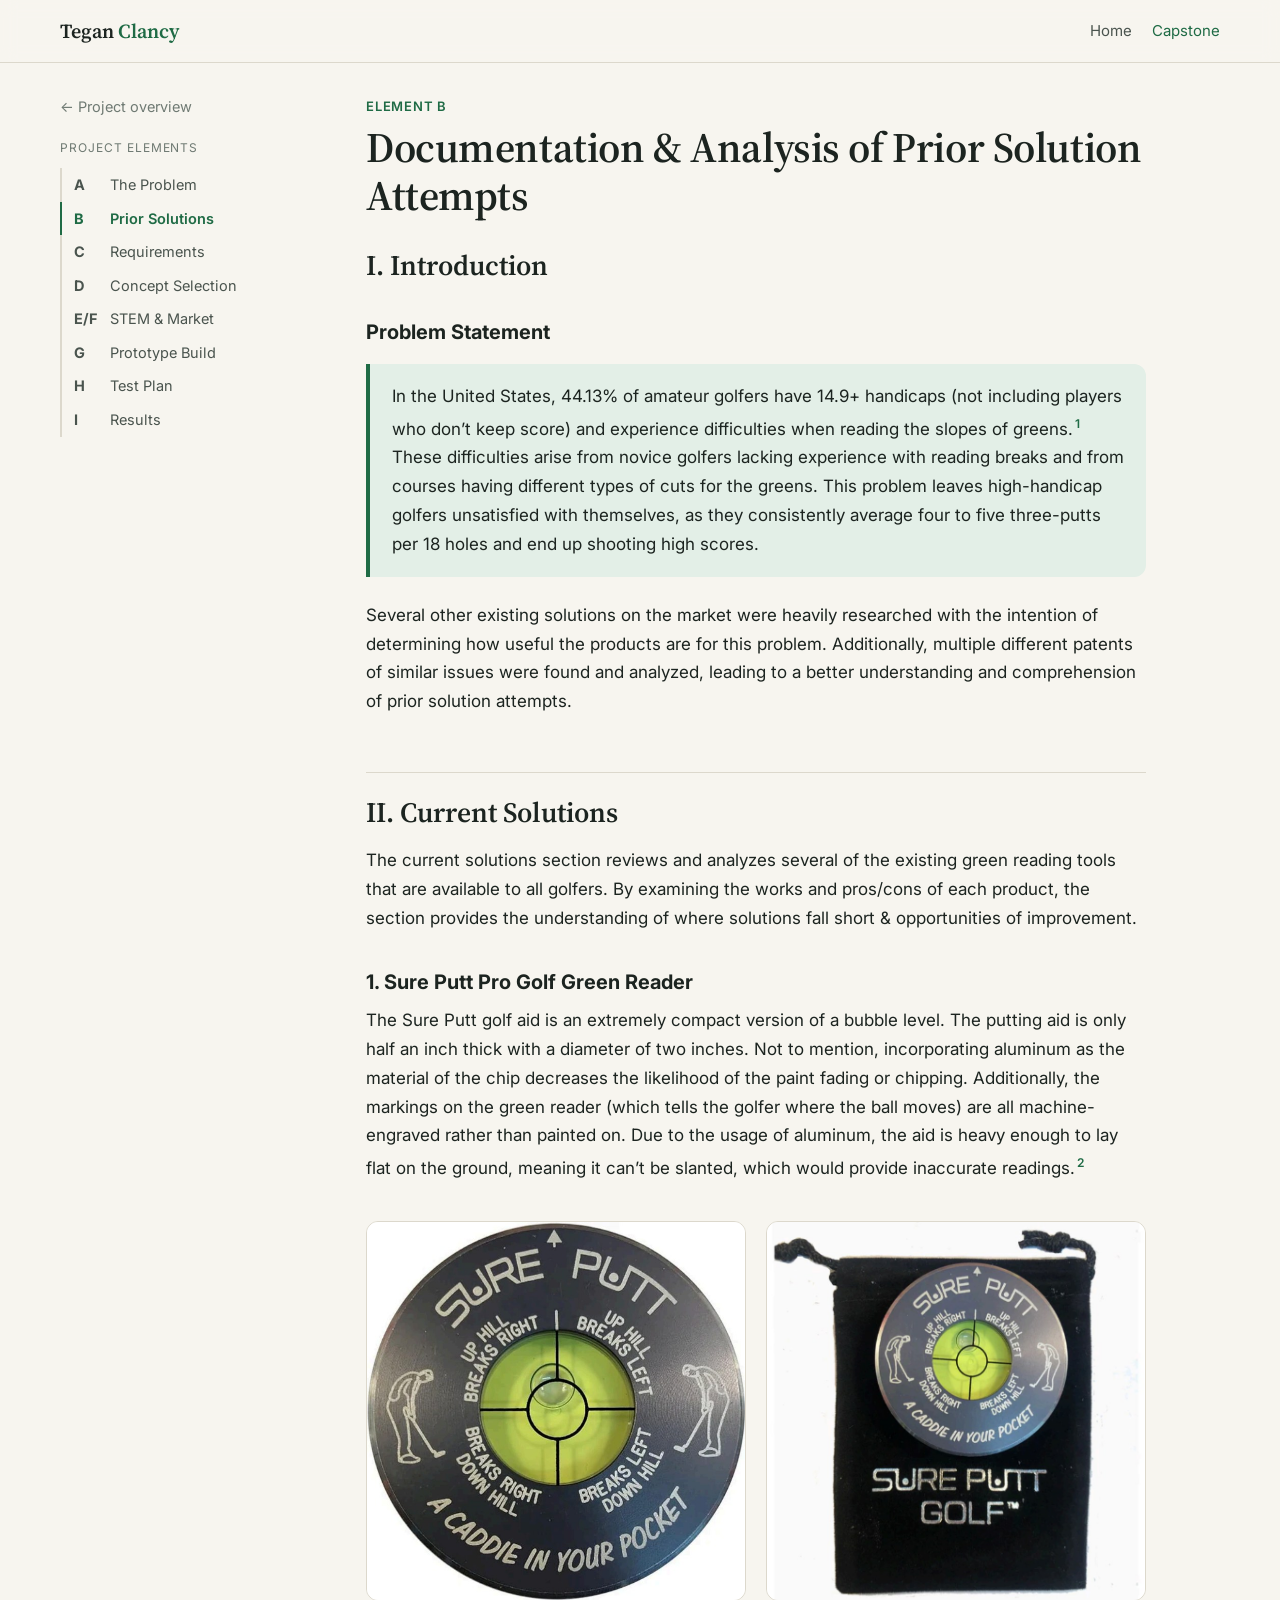
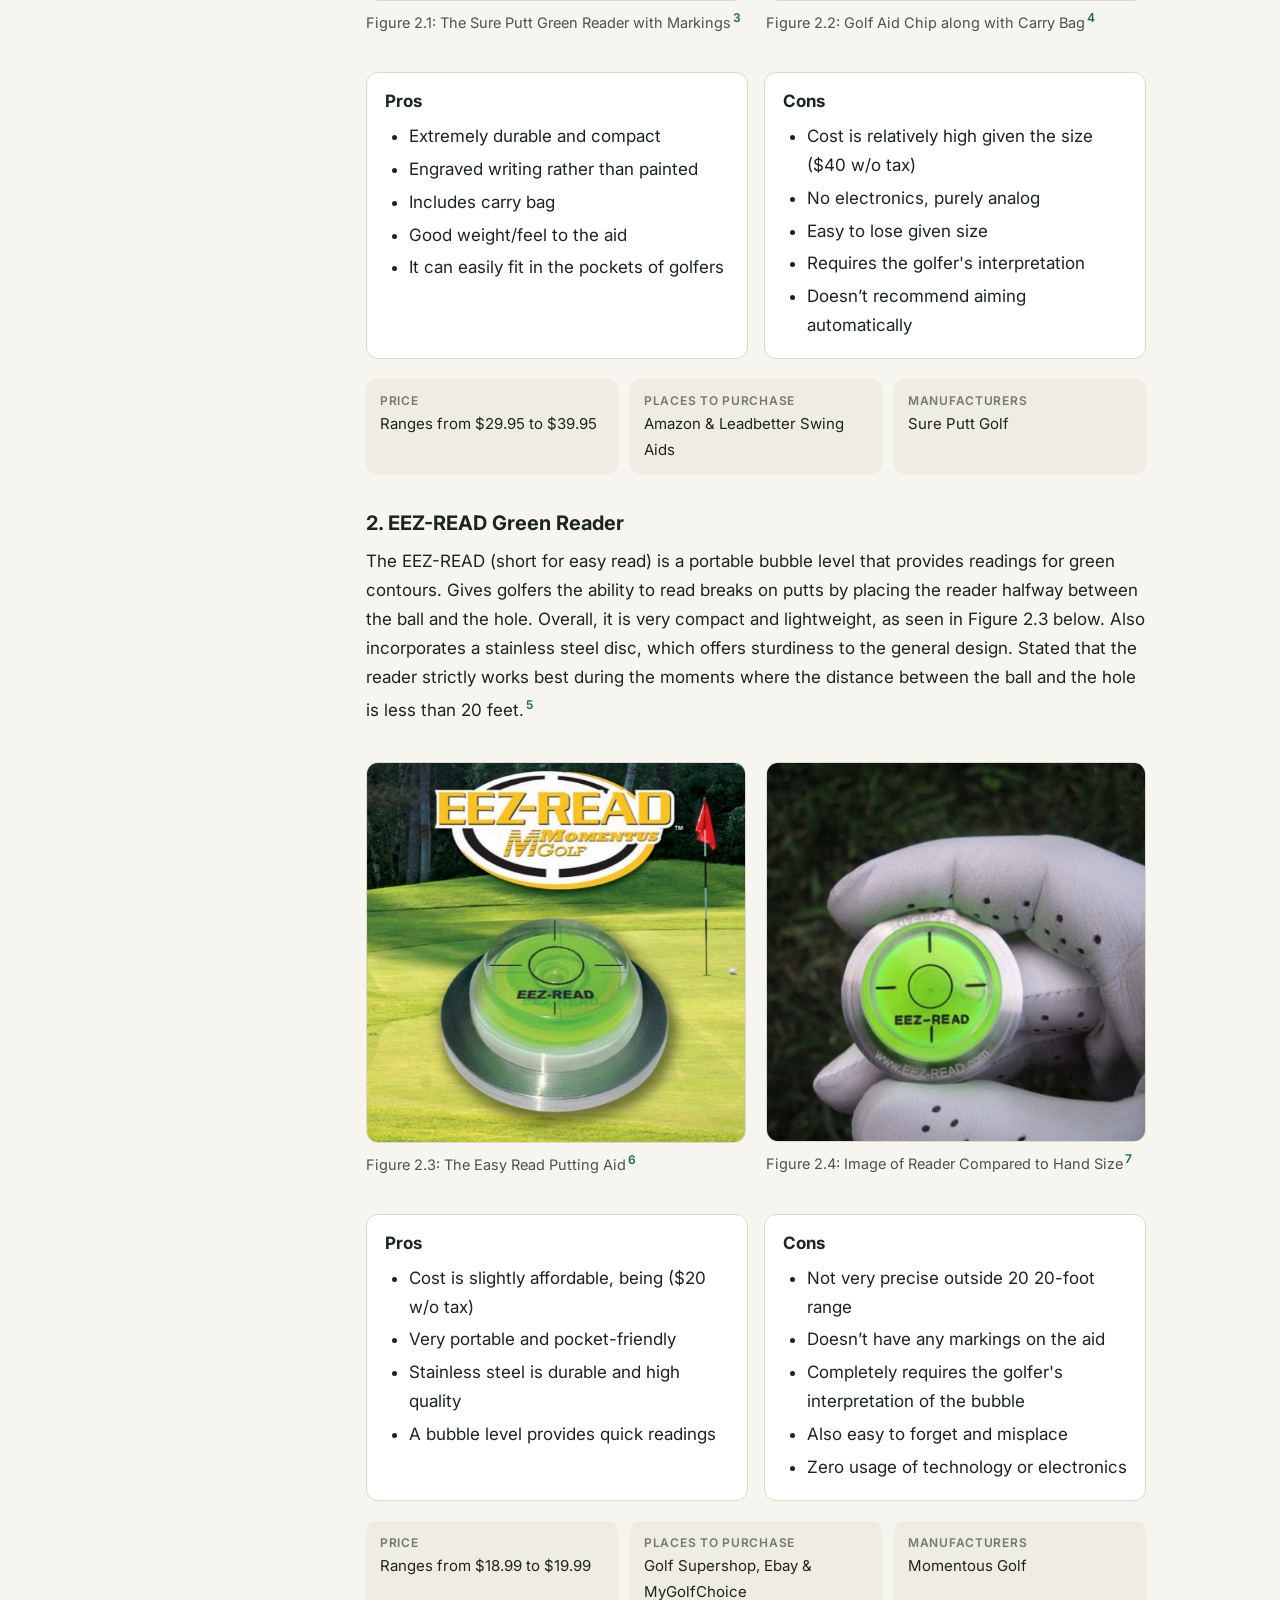
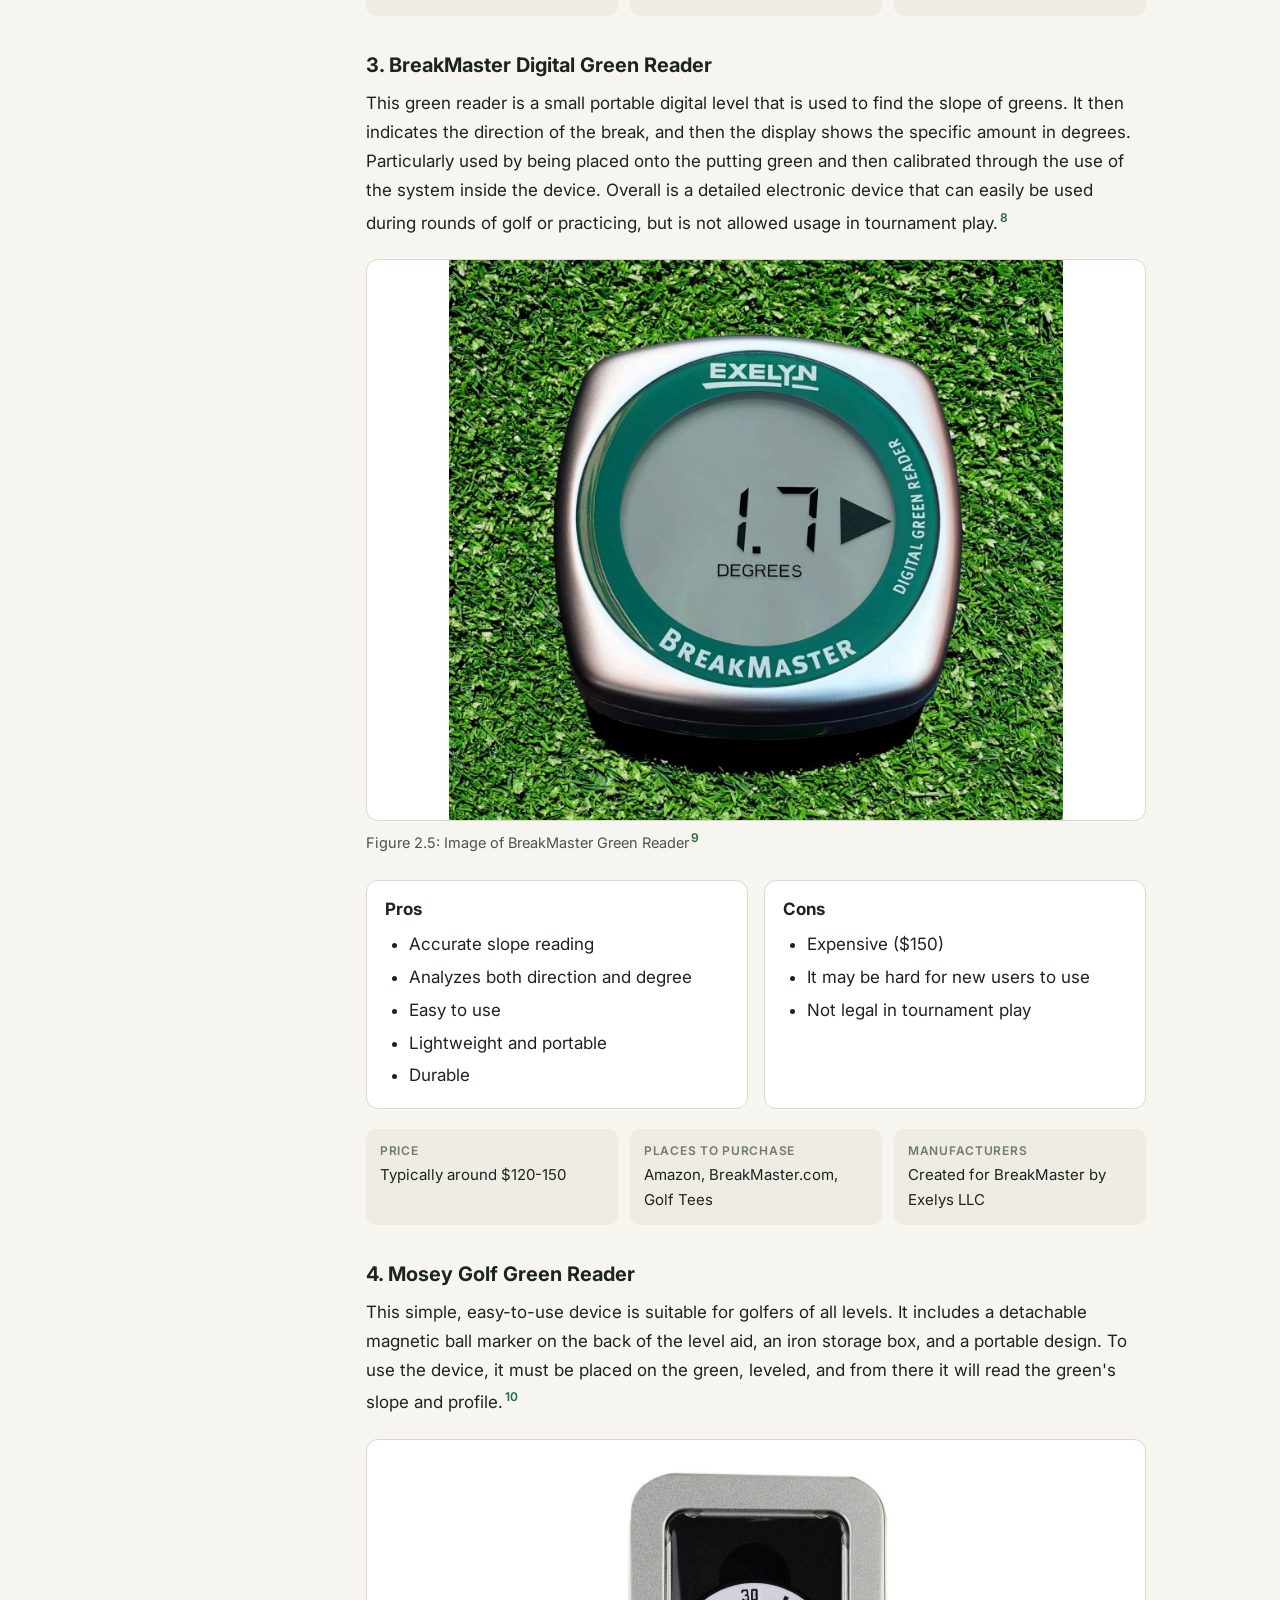
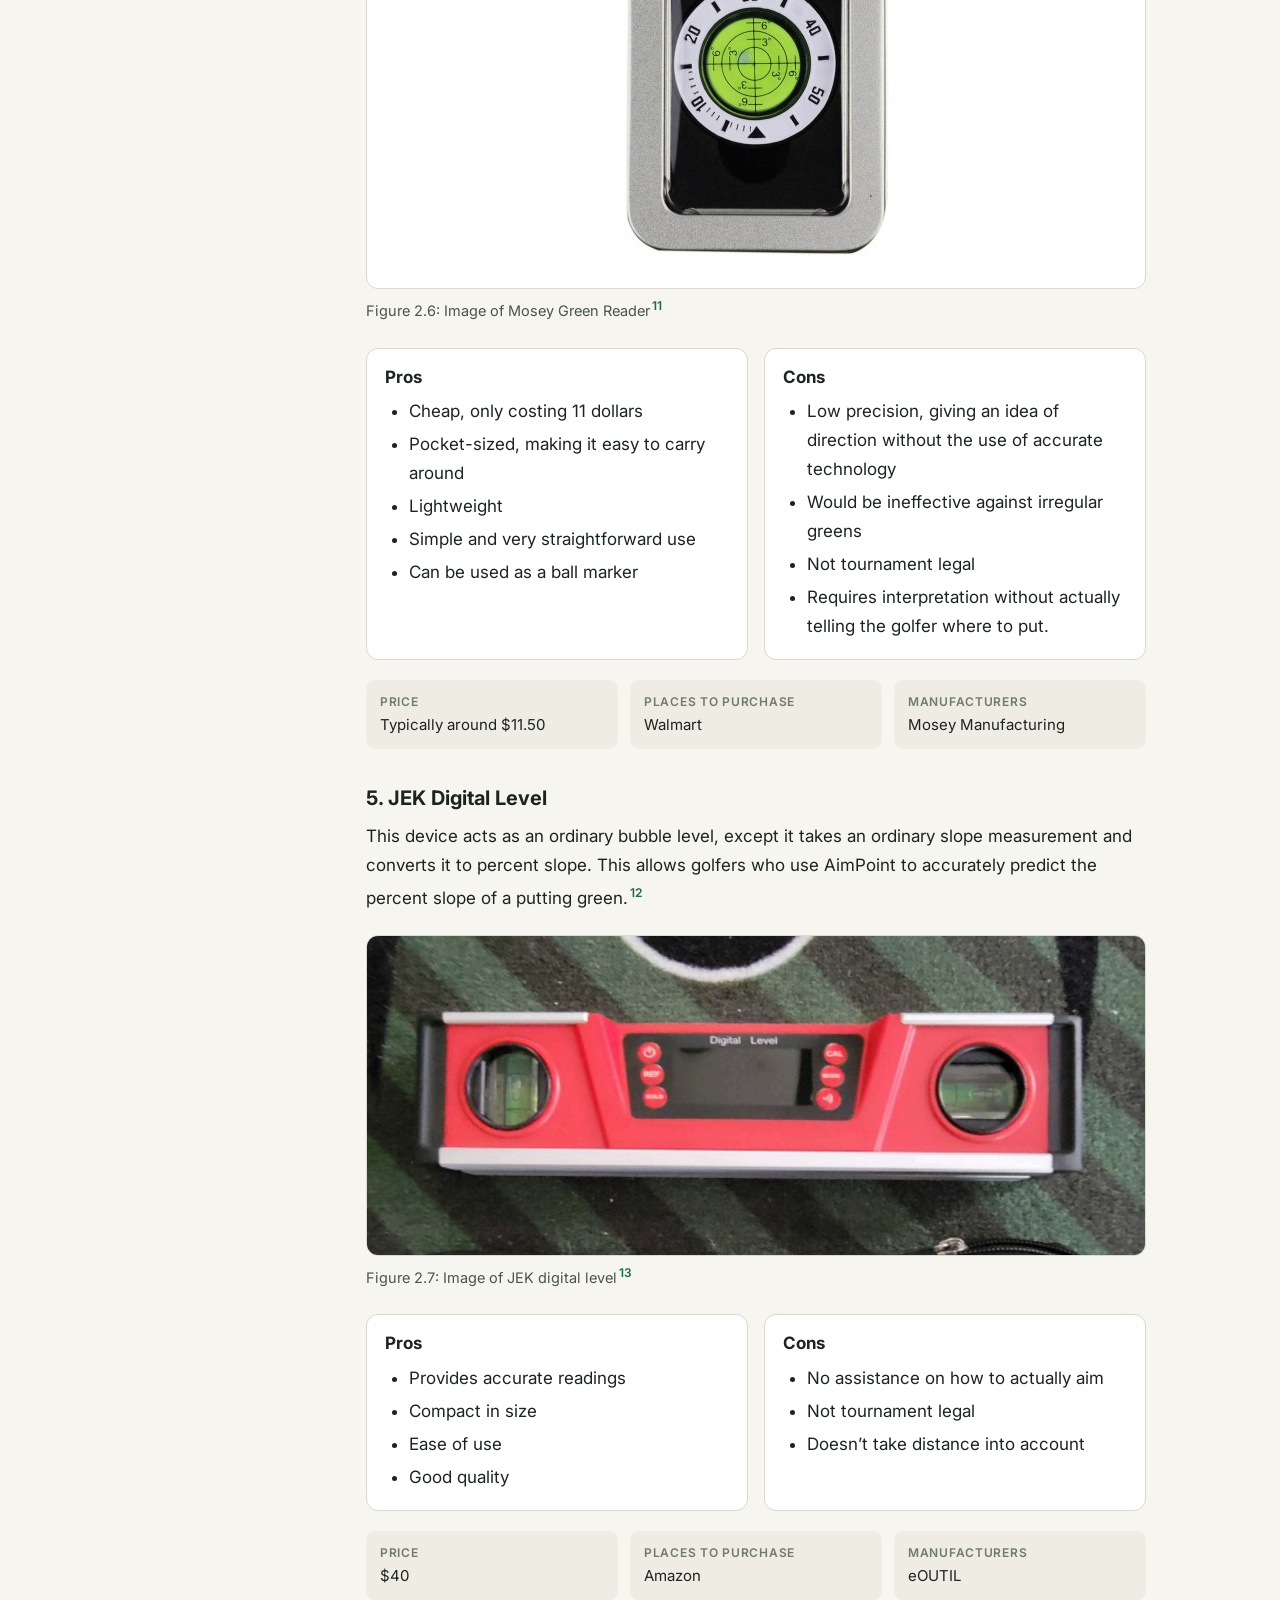
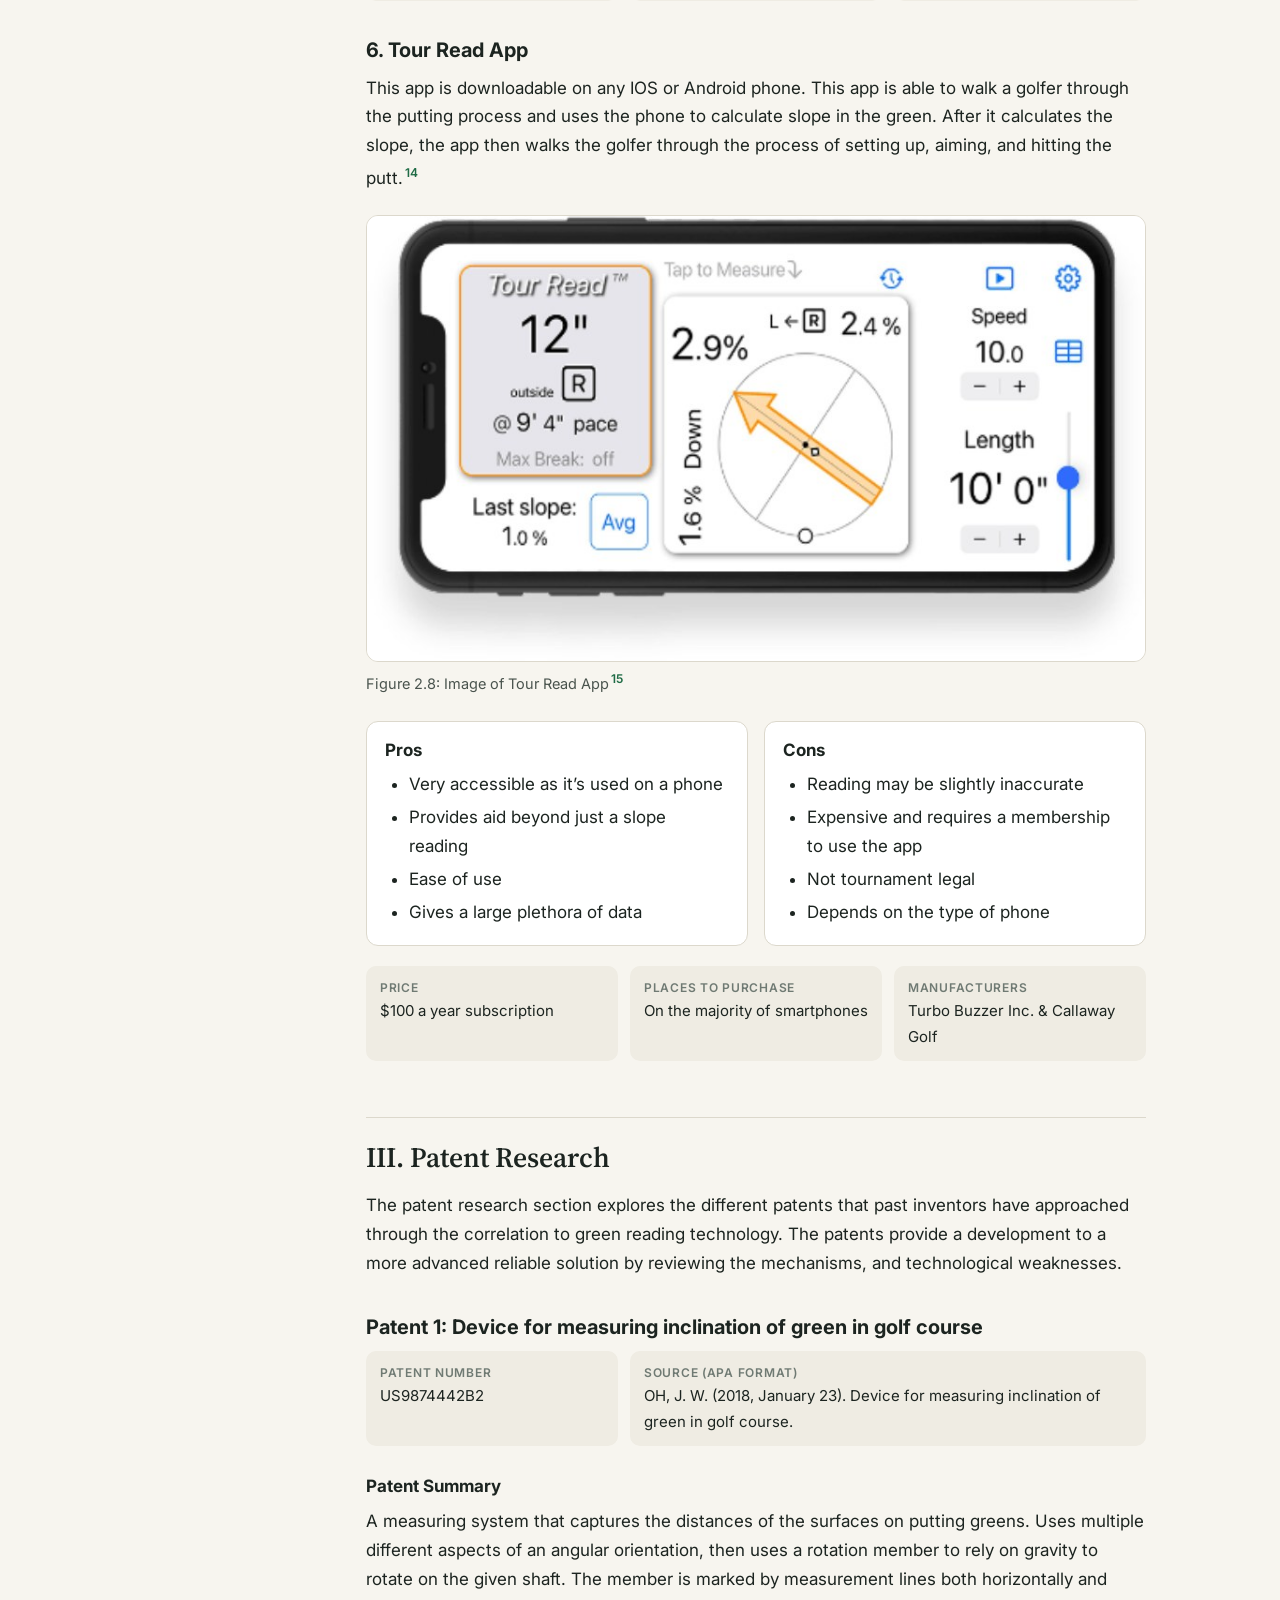
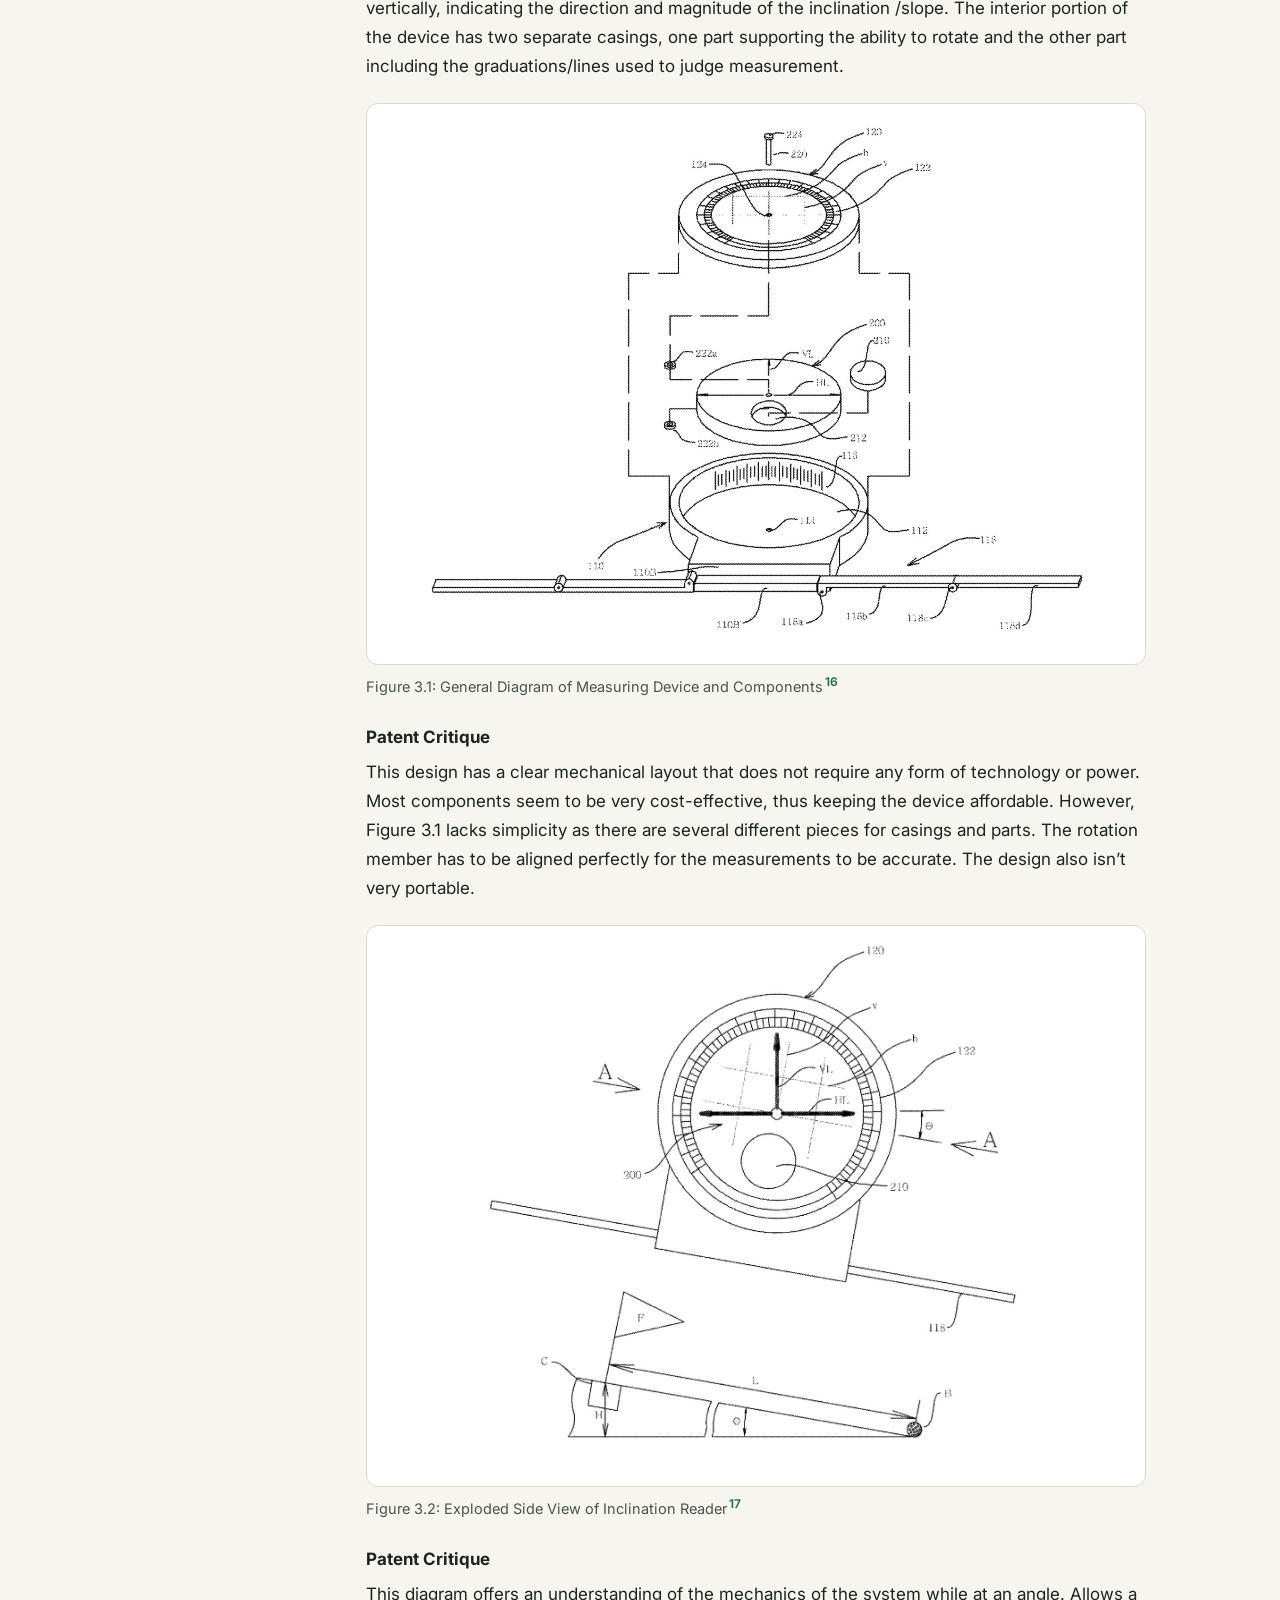
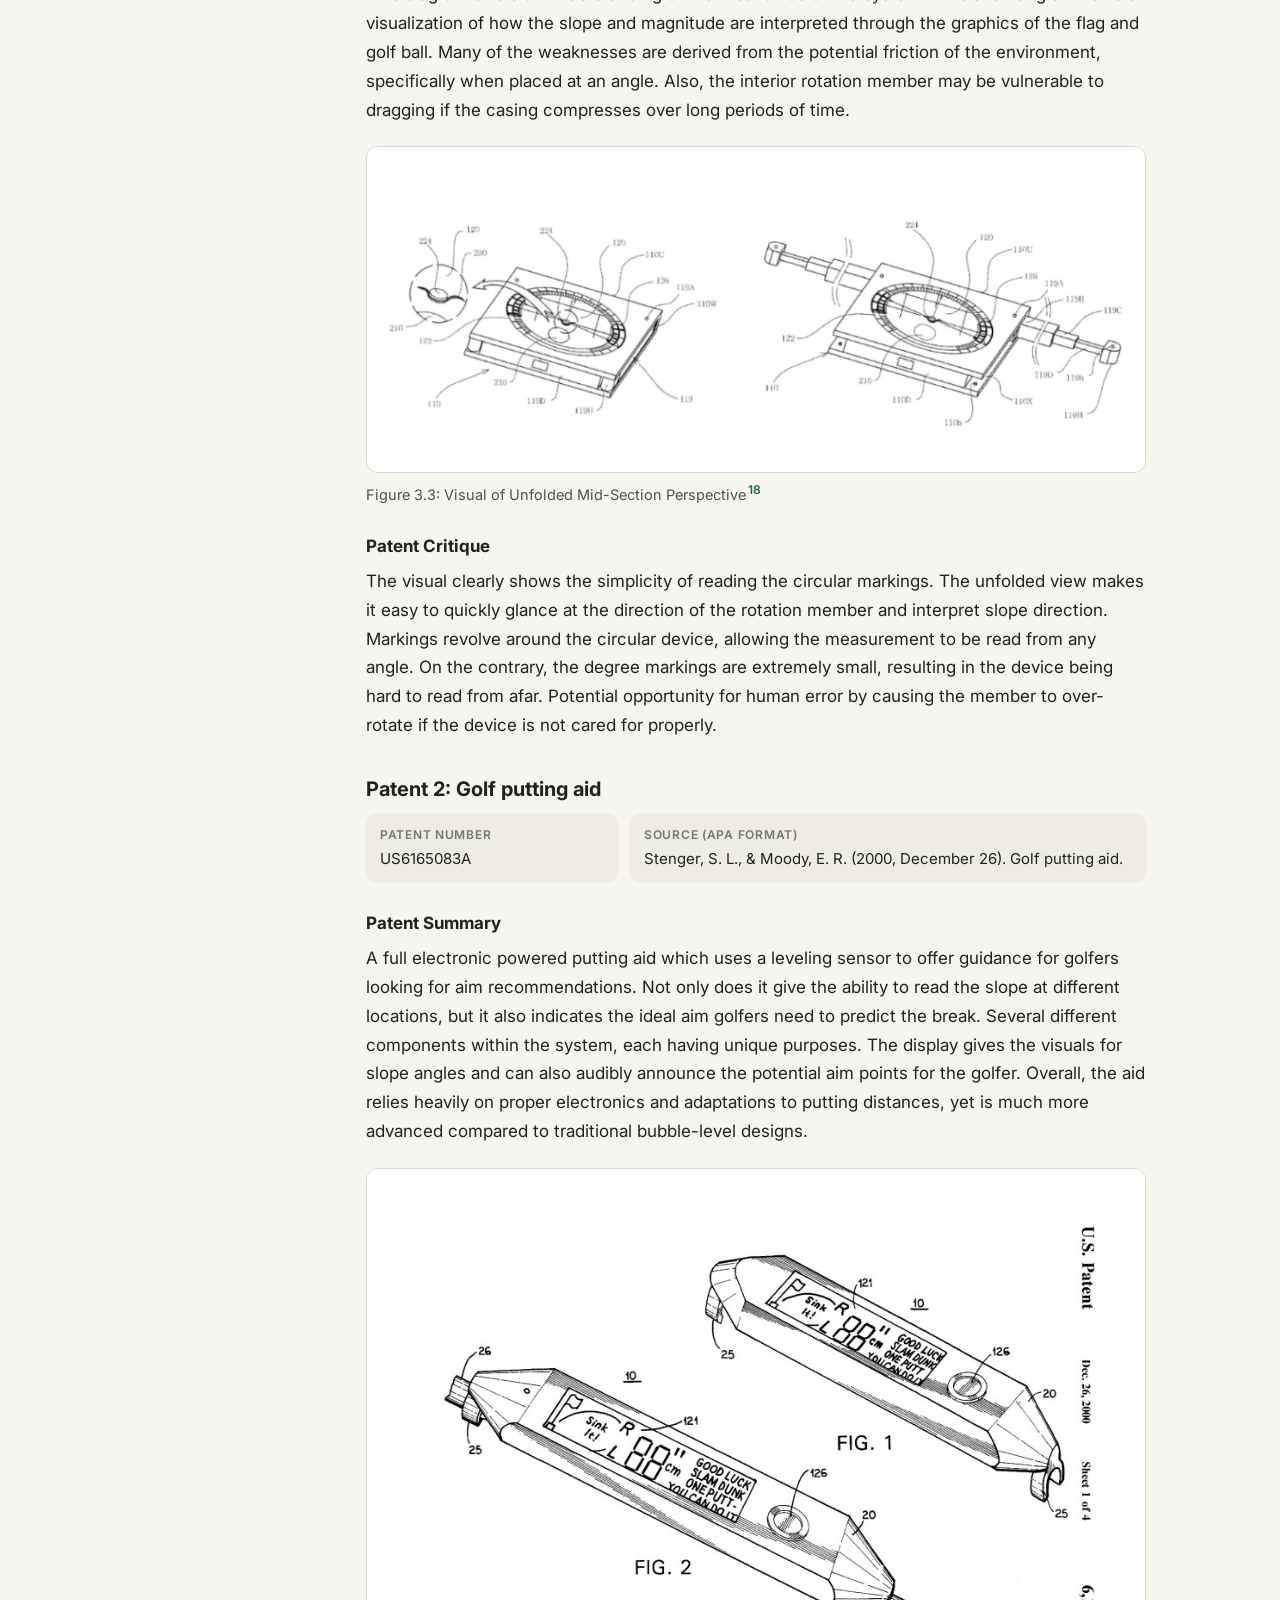
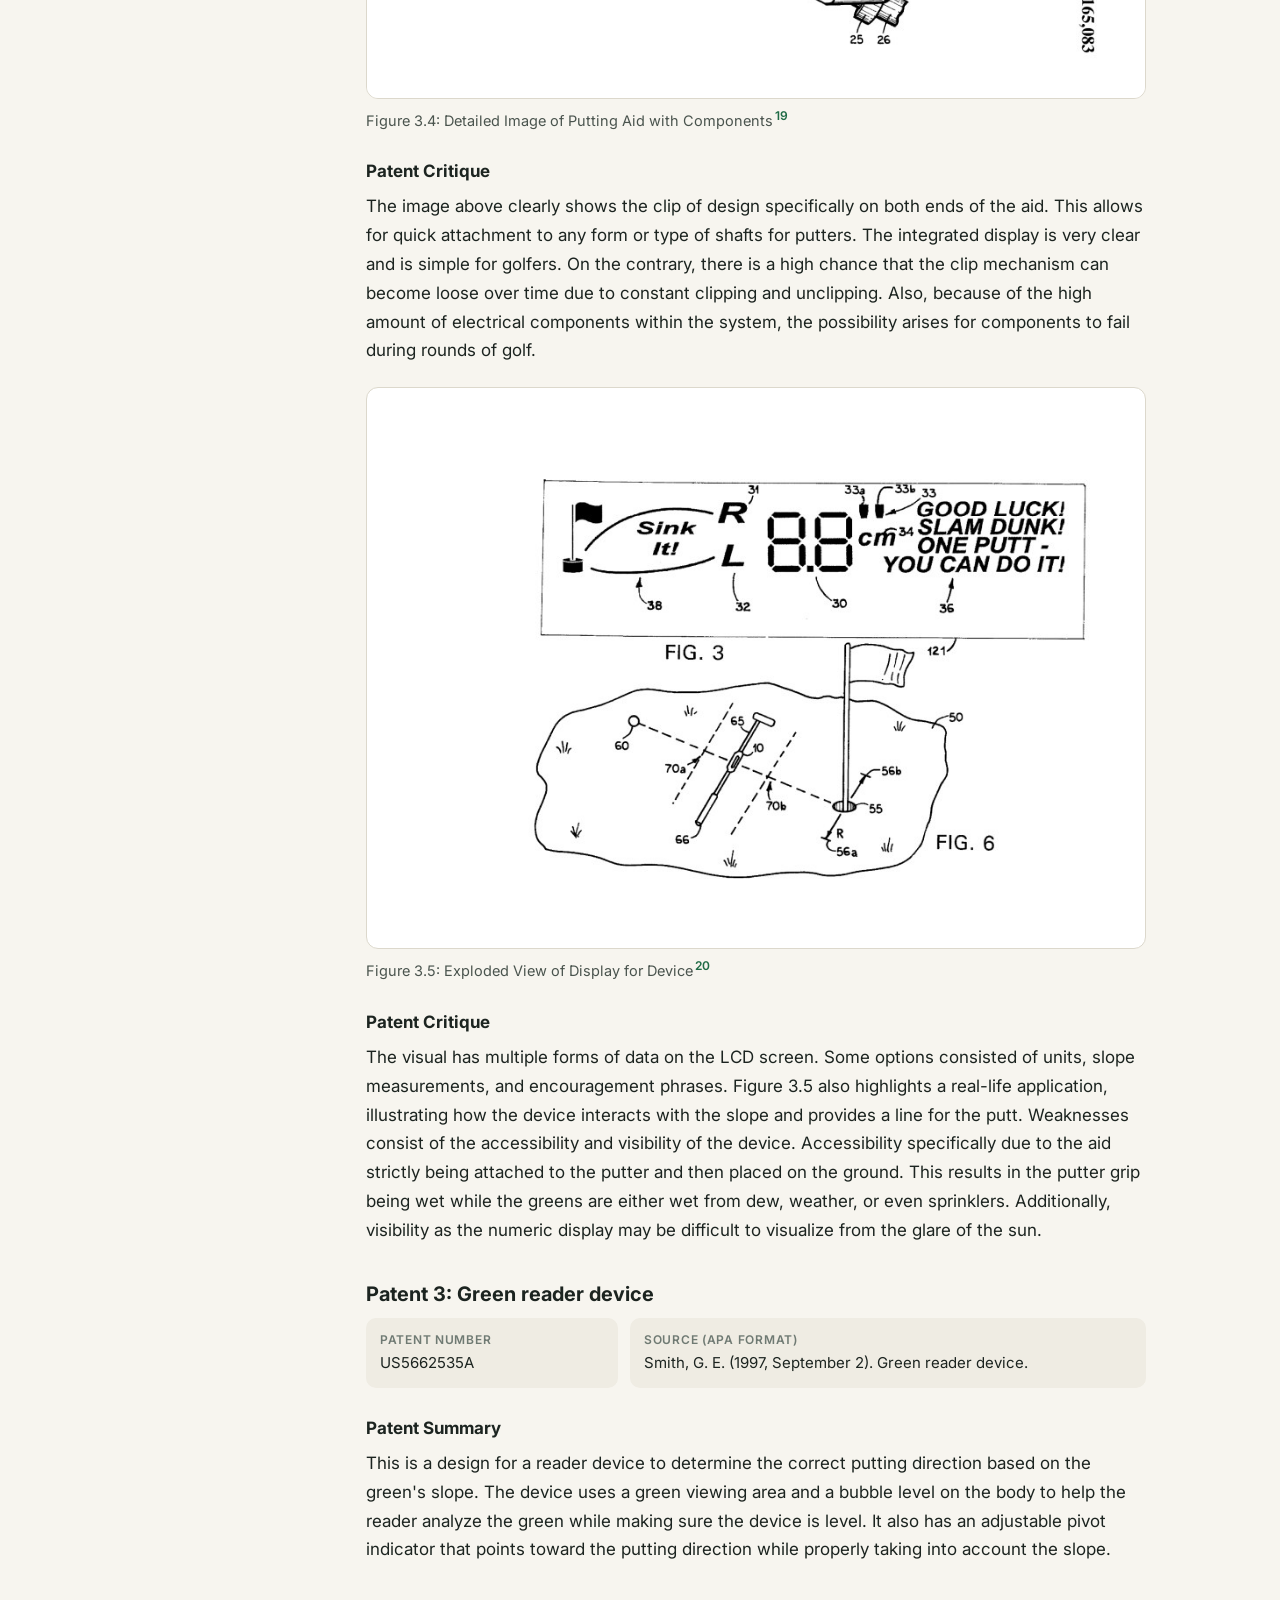
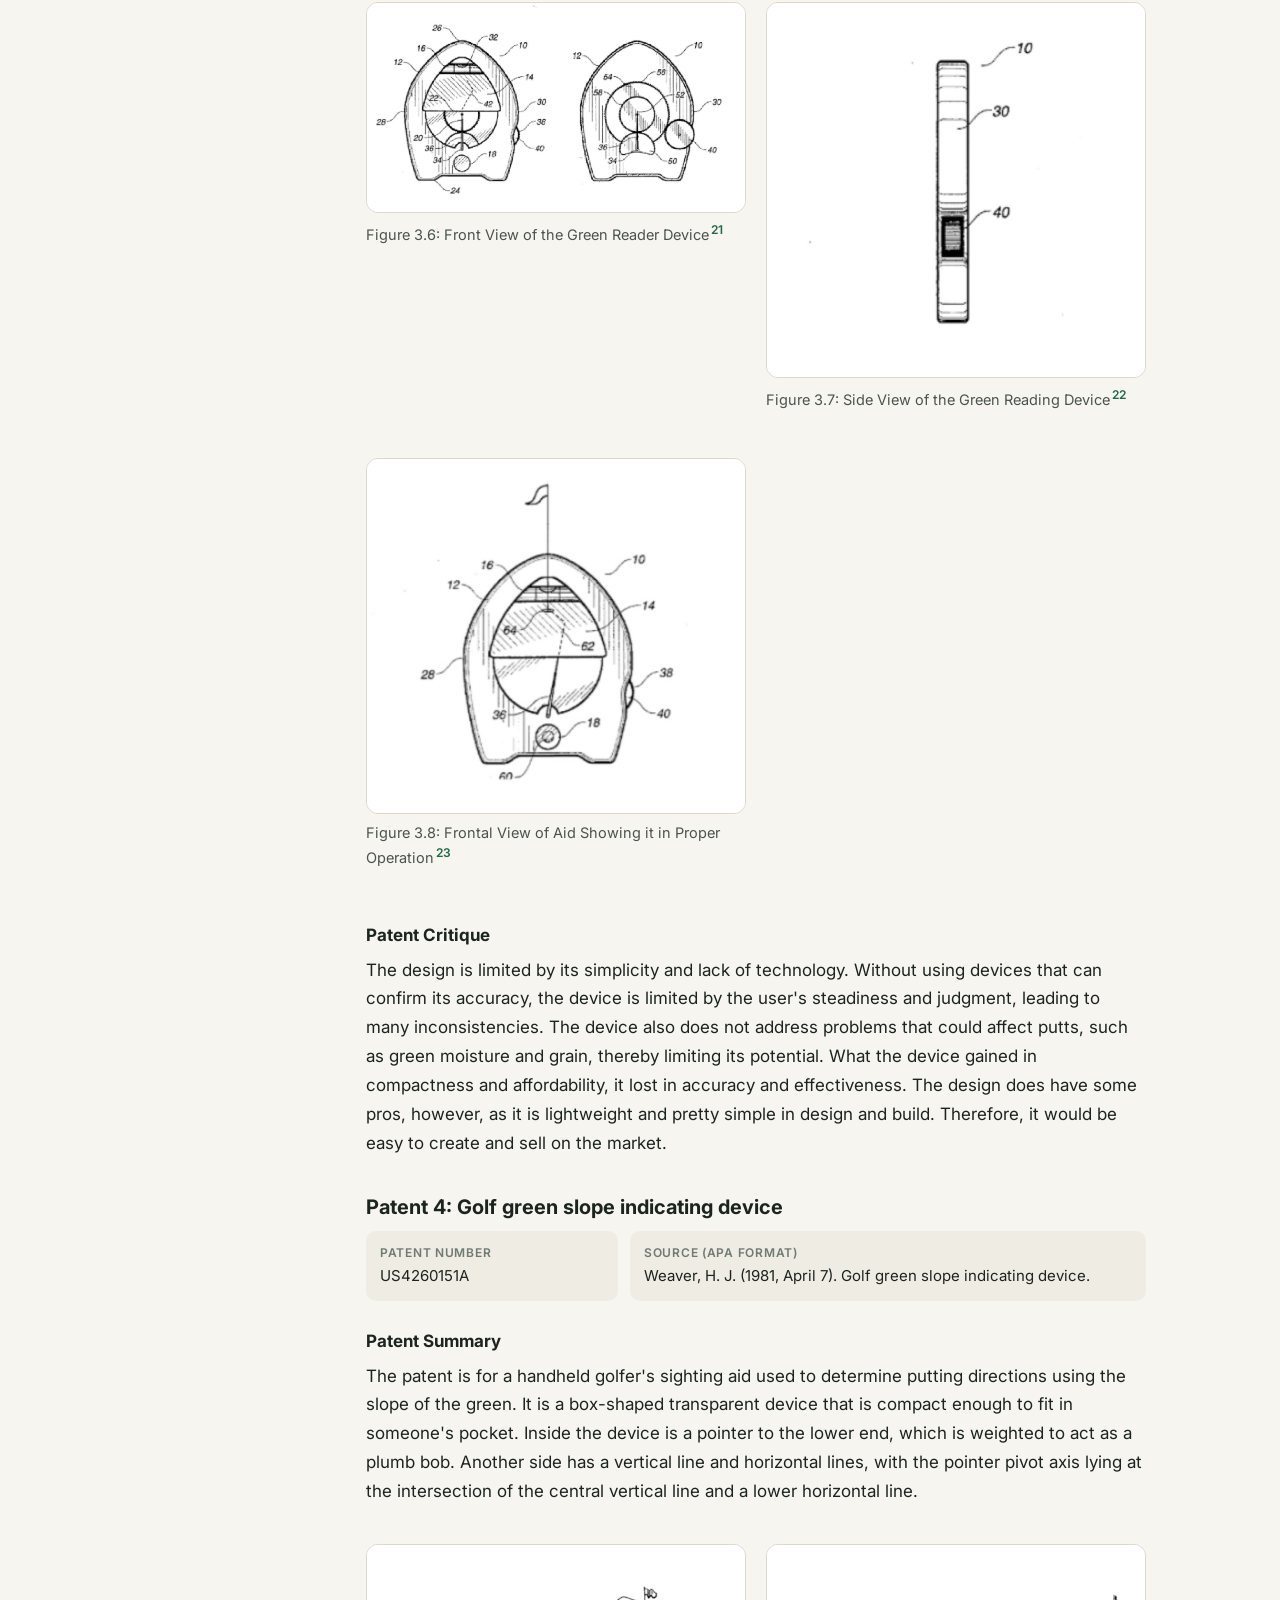
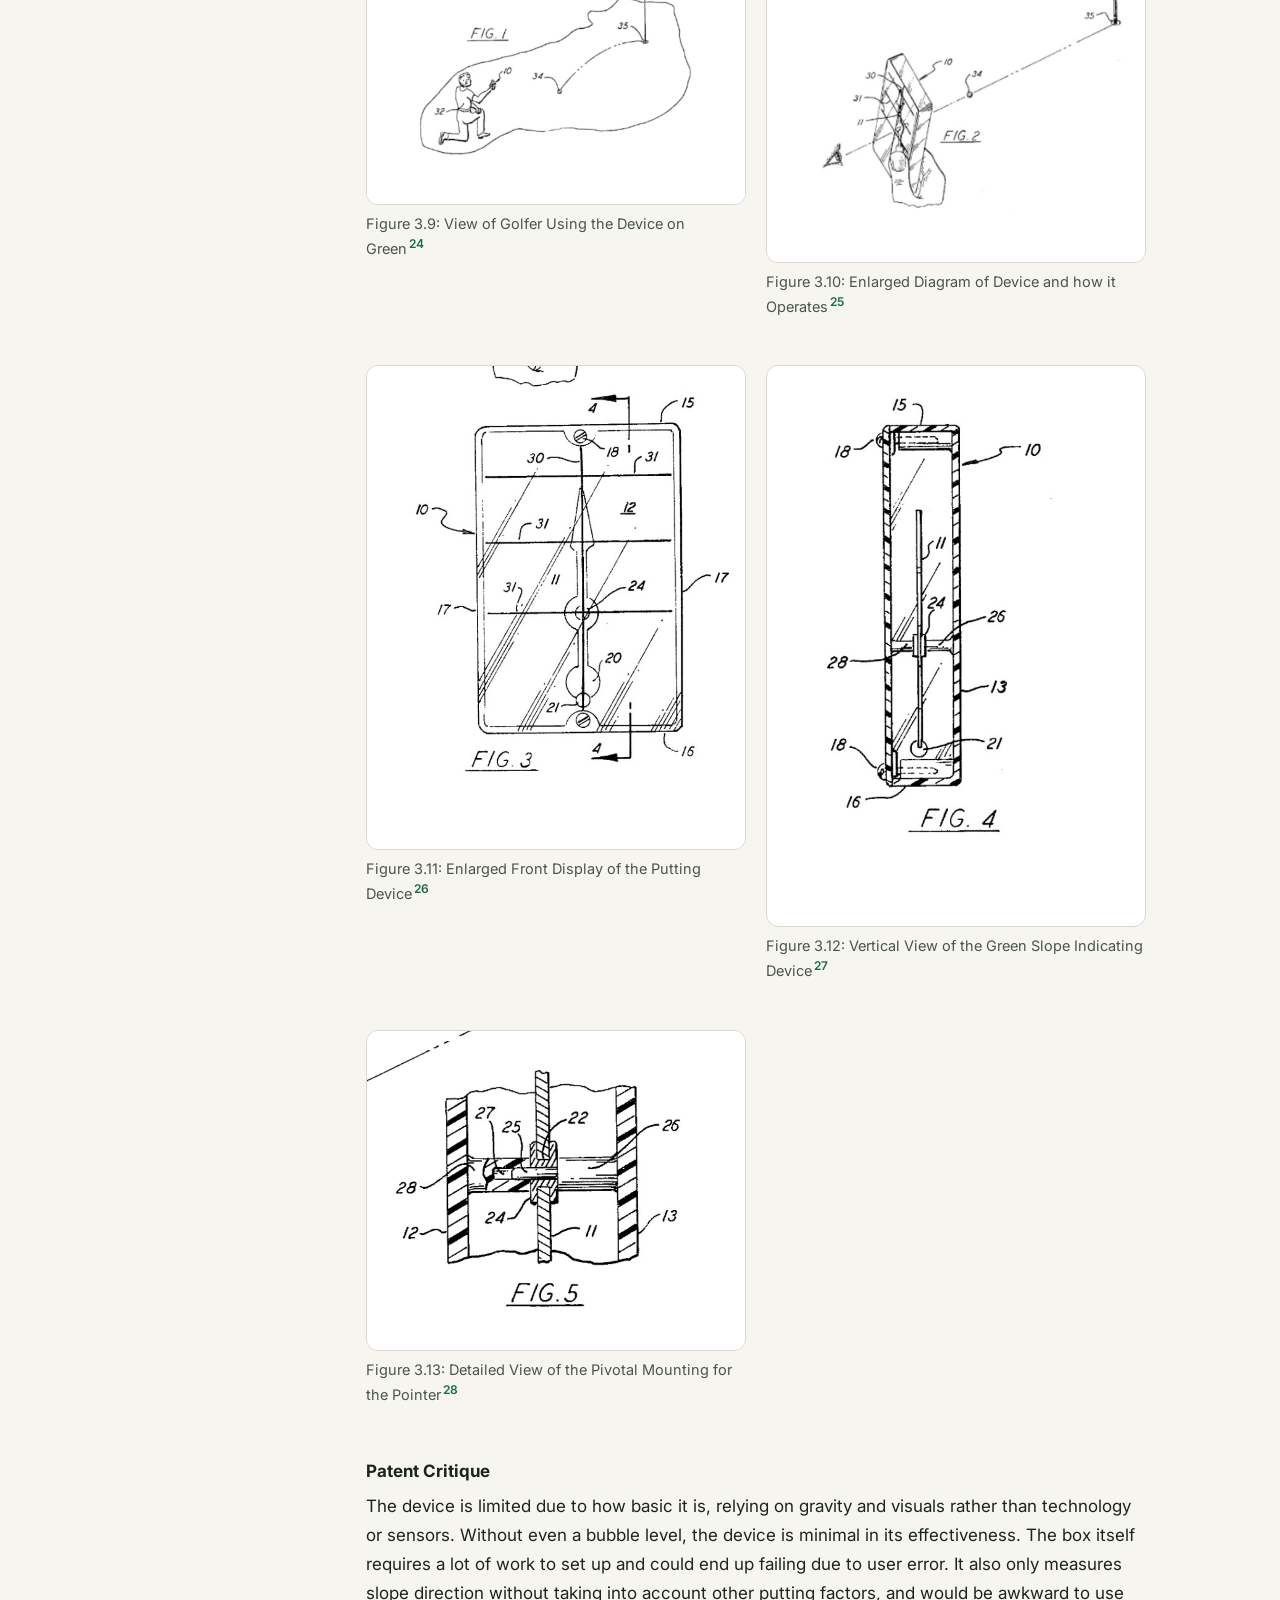
<file: element-b.html>
<!doctype html>
<html lang="en">
<head>
<meta charset="utf-8">
<meta name="viewport" content="width=device-width, initial-scale=1">
<title>Element B: Documentation &amp; Analysis of Prior Solution Attempts | Tegan Clancy</title>
<meta name="description" content="Digital Green Reader capstone - Element B: Documentation &amp;amp; Analysis of Prior Solution Attempts">
<link rel="preconnect" href="https://fonts.googleapis.com">
<link rel="preconnect" href="https://fonts.gstatic.com" crossorigin>
<link href="https://fonts.googleapis.com/css2?family=Inter:wght@400;500;600;700&family=Source+Serif+4:opsz,wght@8..60,500;8..60,600&display=swap" rel="stylesheet">
<link rel="stylesheet" href="style.css">
<script>
function imgFallback(el) {
  var tries = ["png", "jpeg", "webp"], n = +(el.dataset.try || 0);
  if (n < tries.length) { el.dataset.try = n + 1; el.src = el.src.replace(/\.[a-z]+$/, "." + tries[n]); return; }
  var d = el.dataset, ph = document.createElement("div"); ph.className = "ph";
  ph.innerHTML = '<svg viewBox="0 0 24 24" fill="none" stroke="currentColor" stroke-width="1.6"><rect x="3" y="4" width="18" height="16" rx="2"/><circle cx="9" cy="10" r="2"/><path d="m21 17-5-5-9 8"/></svg>'
    + '<strong>Add image here</strong>'
    + (d.pdf ? '<span class="ph-row"><em>From PDF</em>' + d.pdf + '</span>' : '')
    + (d.cap ? '<span class="ph-row"><em>Figure</em>' + d.cap + '</span>' : '')
    + '<span class="ph-row"><em>Save as</em><code>' + d.img + '.jpg</code></span>';
  el.replaceWith(ph);
}
</script>
</head>
<body>
<header class="topbar"><div class="topbar-inner">
  <a class="brand" href="index.html">Tegan <span>Clancy</span></a>
  <nav class="topnav">
    <a href="index.html">Home</a>
    <a href="project.html" class="active">Capstone</a>
  </nav>
</div></header>
<div class="layout">
<aside class="sidebar">
<a class="back" href="project.html">&larr; Project overview</a>
<p class="label">Project elements</p>
<ol>
<li><a href="element-a.html"><span class="letter">A</span><span class="name">The Problem</span></a></li>
<li><a href="element-b.html" class="current" aria-current="page"><span class="letter">B</span><span class="name">Prior Solutions</span></a></li>
<li><a href="element-c.html"><span class="letter">C</span><span class="name">Requirements</span></a></li>
<li><a href="element-d.html"><span class="letter">D</span><span class="name">Concept Selection</span></a></li>
<li><a href="element-ef.html"><span class="letter">E/F</span><span class="name">STEM &amp; Market</span></a></li>
<li><a href="element-g.html"><span class="letter">G</span><span class="name">Prototype Build</span></a></li>
<li><a href="element-h.html"><span class="letter">H</span><span class="name">Test Plan</span></a></li>
<li><a href="element-i.html"><span class="letter">I</span><span class="name">Results</span></a></li>
</ol>
</aside>
<article class="page-b">
<p class="eyebrow">Element B</p>
<h1>Documentation &amp; Analysis of Prior Solution Attempts</h1>
<h2>I. Introduction</h2>
<h3>Problem Statement</h3>
<div class="callout">
<p>In the United States, 44.13% of amateur golfers have 14.9+ handicaps (not including players who don’t keep score) and experience difficulties when reading the slopes of greens.<sup id="fnref:1"><a class="footnote-ref" href="#fn:1">1</a></sup> These difficulties arise from novice golfers lacking experience with reading breaks and from courses having different types of cuts for the greens. This problem leaves high-handicap golfers unsatisfied with themselves, as they consistently average four to five three-putts per 18 holes and end up shooting high scores.</p>
</div>
<p>Several other existing solutions on the market were heavily researched with the intention of determining how useful the products are for this problem. Additionally, multiple different patents of similar issues were found and analyzed, leading to a better understanding and comprehension of prior solution attempts.</p>
<h2>II. Current Solutions</h2>
<p>The current solutions section reviews and analyzes several of the existing green reading tools that are available to all golfers. By examining the works and pros/cons of each product, the section provides the understanding of where solutions fall short &amp; opportunities of improvement.</p>
<h3>1. Sure Putt Pro Golf Green Reader</h3>
<p>The Sure Putt golf aid is an extremely compact version of a bubble level. The putting aid is only half an inch thick with a diameter of two inches. Not to mention, incorporating aluminum as the material of the chip decreases the likelihood of the paint fading or chipping. Additionally, the markings on the green reader (which tells the golfer where the ball moves) are all machine-engraved rather than painted on. Due to the usage of aluminum, the aid is heavy enough to lay flat on the ground, meaning it can’t be slanted, which would provide inaccurate readings.<sup id="fnref:2"><a class="footnote-ref" href="#fn:2">2</a></sup></p>
<div class="fig-grid">
<figure class="fig" id="img-b-2-1">
<div class="frame"><img src="b-2-1.jpg" data-img="b-2-1" data-pdf="Element B Outline - NPC" data-cap="Figure 2.1: The Sure Putt Green Reader with Markings" alt="Figure 2.1: The Sure Putt Green Reader with Markings" loading="lazy" onerror="imgFallback(this)"></div>
<figcaption>Figure 2.1: The Sure Putt Green Reader with Markings<sup id="fnref:3"><a class="footnote-ref" href="#fn:3">3</a></sup></figcaption>
</figure>
<figure class="fig" id="img-b-2-2">
<div class="frame"><img src="b-2-2.jpg" data-img="b-2-2" data-pdf="Element B Outline - NPC" data-cap="Figure 2.2: Golf Aid Chip along with Carry Bag" alt="Figure 2.2: Golf Aid Chip along with Carry Bag" loading="lazy" onerror="imgFallback(this)"></div>
<figcaption>Figure 2.2: Golf Aid Chip along with Carry Bag<sup id="fnref:4"><a class="footnote-ref" href="#fn:4">4</a></sup></figcaption>
</figure>
</div>
<div class="proscons">
<div class="col">
<h4>Pros</h4>
<ul>
<li>Extremely durable and compact</li>
<li>Engraved writing rather than painted</li>
<li>Includes carry bag</li>
<li>Good weight/feel to the aid</li>
<li>It can easily fit in the pockets of golfers</li>
</ul>
</div>
<div class="col">
<h4>Cons</h4>
<ul>
<li>Cost is relatively high given the size ($40 w/o tax)</li>
<li>No electronics, purely analog</li>
<li>Easy to lose given size</li>
<li>Requires the golfer's interpretation</li>
<li>Doesn’t recommend aiming automatically</li>
</ul>
</div>
</div>
<div class="facts">
<div><b>Price</b>Ranges from $29.95 to $39.95</div>
<div><b>Places to purchase</b>Amazon &amp; Leadbetter Swing Aids</div>
<div><b>Manufacturers</b>Sure Putt Golf</div>
</div>
<h3>2. EEZ-READ Green Reader</h3>
<p>The EEZ-READ (short for easy read) is a portable bubble level that provides readings for green contours. Gives golfers the ability to read breaks on putts by placing the reader halfway between the ball and the hole. Overall, it is very compact and lightweight, as seen in Figure 2.3 below. Also incorporates a stainless steel disc, which offers sturdiness to the general design. Stated that the reader strictly works best during the moments where the distance between the ball and the hole is less than 20 feet.<sup id="fnref:5"><a class="footnote-ref" href="#fn:5">5</a></sup></p>
<div class="fig-grid">
<figure class="fig" id="img-b-2-3">
<div class="frame"><img src="b-2-3.jpg" data-img="b-2-3" data-pdf="Element B Outline - NPC" data-cap="Figure 2.3: The Easy Read Putting Aid" alt="Figure 2.3: The Easy Read Putting Aid" loading="lazy" onerror="imgFallback(this)"></div>
<figcaption>Figure 2.3: The Easy Read Putting Aid<sup id="fnref:6"><a class="footnote-ref" href="#fn:6">6</a></sup></figcaption>
</figure>
<figure class="fig" id="img-b-2-4">
<div class="frame"><img src="b-2-4.jpg" data-img="b-2-4" data-pdf="Element B Outline - NPC" data-cap="Figure 2.4: Image of Reader Compared to Hand Size" alt="Figure 2.4: Image of Reader Compared to Hand Size" loading="lazy" onerror="imgFallback(this)"></div>
<figcaption>Figure 2.4: Image of Reader Compared to Hand Size<sup id="fnref:7"><a class="footnote-ref" href="#fn:7">7</a></sup></figcaption>
</figure>
</div>
<div class="proscons">
<div class="col">
<h4>Pros</h4>
<ul>
<li>Cost is slightly affordable, being ($20 w/o tax)</li>
<li>Very portable and pocket-friendly</li>
<li>Stainless steel is durable and high quality</li>
<li>A bubble level provides quick readings</li>
</ul>
</div>
<div class="col">
<h4>Cons</h4>
<ul>
<li>Not very precise outside 20 20-foot range</li>
<li>Doesn’t have any markings on the aid</li>
<li>Completely requires the golfer's interpretation of the bubble</li>
<li>Also easy to forget and misplace</li>
<li>Zero usage of technology or electronics</li>
</ul>
</div>
</div>
<div class="facts">
<div><b>Price</b>Ranges from $18.99 to $19.99</div>
<div><b>Places to purchase</b>Golf Supershop, Ebay &amp; MyGolfChoice</div>
<div><b>Manufacturers</b>Momentous Golf</div>
</div>
<h3>3. BreakMaster Digital Green Reader</h3>
<p>This green reader is a small portable digital level that is used to find the slope of greens. It then indicates the direction of the break, and then the display shows the specific amount in degrees. Particularly used by being placed onto the putting green and then calibrated through the use of the system inside the device. Overall is a detailed electronic device that can easily be used during rounds of golf or practicing, but is not allowed usage in tournament play.<sup id="fnref:8"><a class="footnote-ref" href="#fn:8">8</a></sup></p>
<figure class="fig" id="img-b-2-5">
<div class="frame"><img src="b-2-5.jpg" data-img="b-2-5" data-pdf="Element B Outline - NPC" data-cap="Figure 2.5: Image of BreakMaster Green Reader" alt="Figure 2.5: Image of BreakMaster Green Reader" loading="lazy" onerror="imgFallback(this)"></div>
<figcaption>Figure 2.5: Image of BreakMaster Green Reader<sup id="fnref:9"><a class="footnote-ref" href="#fn:9">9</a></sup></figcaption>
</figure>
<div class="proscons">
<div class="col">
<h4>Pros</h4>
<ul>
<li>Accurate slope reading</li>
<li>Analyzes both direction and degree</li>
<li>Easy to use</li>
<li>Lightweight and portable</li>
<li>Durable</li>
</ul>
</div>
<div class="col">
<h4>Cons</h4>
<ul>
<li>Expensive ($150)</li>
<li>It may be hard for new users to use</li>
<li>Not legal in tournament play</li>
</ul>
</div>
</div>
<div class="facts">
<div><b>Price</b>Typically around $120-150</div>
<div><b>Places to purchase</b>Amazon, BreakMaster.com, Golf Tees</div>
<div><b>Manufacturers</b>Created for BreakMaster by Exelys LLC</div>
</div>
<h3>4. Mosey Golf Green Reader</h3>
<p>This simple, easy-to-use device is suitable for golfers of all levels. It includes a detachable magnetic ball marker on the back of the level aid, an iron storage box, and a portable design. To use the device, it must be placed on the green, leveled, and from there it will read the green's slope and profile.<sup id="fnref:10"><a class="footnote-ref" href="#fn:10">10</a></sup></p>
<figure class="fig" id="img-b-2-6">
<div class="frame"><img src="b-2-6.jpg" data-img="b-2-6" data-pdf="Element B Outline - NPC" data-cap="Figure 2.6: Image of Mosey Green Reader" alt="Figure 2.6: Image of Mosey Green Reader" loading="lazy" onerror="imgFallback(this)"></div>
<figcaption>Figure 2.6: Image of Mosey Green Reader<sup id="fnref:11"><a class="footnote-ref" href="#fn:11">11</a></sup></figcaption>
</figure>
<div class="proscons">
<div class="col">
<h4>Pros</h4>
<ul>
<li>Cheap, only costing 11 dollars</li>
<li>Pocket-sized, making it easy to carry around</li>
<li>Lightweight</li>
<li>Simple and very straightforward use</li>
<li>Can be used as a ball marker</li>
</ul>
</div>
<div class="col">
<h4>Cons</h4>
<ul>
<li>Low precision, giving an idea of direction without the use of accurate technology</li>
<li>Would be ineffective against irregular greens</li>
<li>Not tournament legal</li>
<li>Requires interpretation without actually telling the golfer where to put.</li>
</ul>
</div>
</div>
<div class="facts">
<div><b>Price</b>Typically around $11.50</div>
<div><b>Places to purchase</b>Walmart</div>
<div><b>Manufacturers</b>Mosey Manufacturing</div>
</div>
<h3>5. JEK Digital Level</h3>
<p>This device acts as an ordinary bubble level, except it takes an ordinary slope measurement and converts it to percent slope. This allows golfers who use AimPoint to accurately predict the percent slope of a putting green.<sup id="fnref:12"><a class="footnote-ref" href="#fn:12">12</a></sup></p>
<figure class="fig" id="img-b-2-7">
<div class="frame"><img src="b-2-7.jpg" data-img="b-2-7" data-pdf="Element B Outline - NPC" data-cap="Figure 2.7: Image of JEK digital level" alt="Figure 2.7: Image of JEK digital level" loading="lazy" onerror="imgFallback(this)"></div>
<figcaption>Figure 2.7: Image of JEK digital level<sup id="fnref:13"><a class="footnote-ref" href="#fn:13">13</a></sup></figcaption>
</figure>
<div class="proscons">
<div class="col">
<h4>Pros</h4>
<ul>
<li>Provides accurate readings</li>
<li>Compact in size</li>
<li>Ease of use</li>
<li>Good quality</li>
</ul>
</div>
<div class="col">
<h4>Cons</h4>
<ul>
<li>No assistance on how to actually aim</li>
<li>Not tournament legal</li>
<li>Doesn’t take distance into account</li>
</ul>
</div>
</div>
<div class="facts">
<div><b>Price</b>$40</div>
<div><b>Places to purchase</b>Amazon</div>
<div><b>Manufacturers</b>eOUTIL</div>
</div>
<h3>6. Tour Read App</h3>
<p>This app is downloadable on any IOS or Android phone. This app is able to walk a golfer through the putting process and uses the phone to calculate slope in the green. After it calculates the slope, the app then walks the golfer through the process of setting up, aiming, and hitting the putt.<sup id="fnref:14"><a class="footnote-ref" href="#fn:14">14</a></sup></p>
<figure class="fig" id="img-b-2-8">
<div class="frame"><img src="b-2-8.jpg" data-img="b-2-8" data-pdf="Element B Outline - NPC" data-cap="Figure 2.8: Image of Tour Read App" alt="Figure 2.8: Image of Tour Read App" loading="lazy" onerror="imgFallback(this)"></div>
<figcaption>Figure 2.8: Image of Tour Read App<sup id="fnref:15"><a class="footnote-ref" href="#fn:15">15</a></sup></figcaption>
</figure>
<div class="proscons">
<div class="col">
<h4>Pros</h4>
<ul>
<li>Very accessible as it’s used on a phone</li>
<li>Provides aid beyond just a slope reading</li>
<li>Ease of use</li>
<li>Gives a large plethora of data</li>
</ul>
</div>
<div class="col">
<h4>Cons</h4>
<ul>
<li>Reading may be slightly inaccurate</li>
<li>Expensive and requires a membership to use the app</li>
<li>Not tournament legal</li>
<li>Depends on the type of phone</li>
</ul>
</div>
</div>
<div class="facts">
<div><b>Price</b>$100 a year subscription</div>
<div><b>Places to purchase</b>On the majority of smartphones</div>
<div><b>Manufacturers</b>Turbo Buzzer Inc. &amp; Callaway Golf</div>
</div>
<h2>III. Patent Research</h2>
<p>The patent research section explores the different patents that past inventors have approached through the correlation to green reading technology. The patents provide a development to a more advanced reliable solution by reviewing the mechanisms, and technological weaknesses.</p>
<h3>Patent 1: Device for measuring inclination of green in golf course</h3>
<div class="facts">
<div><b>Patent Number</b>US9874442B2</div>
<div style="grid-column: span 2"><b>Source (APA format)</b>OH, J. W. (2018, January 23). Device for measuring inclination of green in golf course.</div>
</div>
<h4>Patent Summary</h4>
<p>A measuring system that captures the distances of the surfaces on putting greens. Uses multiple different aspects of an angular orientation, then uses a rotation member to rely on gravity to rotate on the given shaft. The member is marked by measurement lines both horizontally and vertically, indicating the direction and magnitude of the inclination /slope. The interior portion of the device has two separate casings, one part supporting the ability to rotate and the other part including the graduations/lines used to judge measurement.</p>
<figure class="fig" id="img-b-3-1">
<div class="frame"><img src="b-3-1.jpg" data-img="b-3-1" data-pdf="Element B Outline - NPC" data-cap="Figure 3.1: General Diagram of Measuring Device and Components" alt="Figure 3.1: General Diagram of Measuring Device and Components" loading="lazy" onerror="imgFallback(this)"></div>
<figcaption>Figure 3.1: General Diagram of Measuring Device and Components<sup id="fnref:16"><a class="footnote-ref" href="#fn:16">16</a></sup></figcaption>
</figure>
<h4>Patent Critique</h4>
<p>This design has a clear mechanical layout that does not require any form of technology or power. Most components seem to be very cost-effective, thus keeping the device affordable. However, Figure 3.1 lacks simplicity as there are several different pieces for casings and parts. The rotation member has to be aligned perfectly for the measurements to be accurate. The design also isn’t very portable.</p>
<figure class="fig" id="img-b-3-2">
<div class="frame"><img src="b-3-2.jpg" data-img="b-3-2" data-pdf="Element B Outline - NPC" data-cap="Figure 3.2: Exploded Side View of Inclination Reader" alt="Figure 3.2: Exploded Side View of Inclination Reader" loading="lazy" onerror="imgFallback(this)"></div>
<figcaption>Figure 3.2: Exploded Side View of Inclination Reader<sup id="fnref:17"><a class="footnote-ref" href="#fn:17">17</a></sup></figcaption>
</figure>
<h4>Patent Critique</h4>
<p>This diagram offers an understanding of the mechanics of the system while at an angle. Allows a visualization of how the slope and magnitude are interpreted through the graphics of the flag and golf ball. Many of the weaknesses are derived from the potential friction of the environment, specifically when placed at an angle. Also, the interior rotation member may be vulnerable to dragging if the casing compresses over long periods of time.</p>
<figure class="fig" id="img-b-3-3">
<div class="frame"><img src="b-3-3.jpg" data-img="b-3-3" data-pdf="Element B Outline - NPC" data-cap="Figure 3.3: Visual of Unfolded Mid-Section Perspective" alt="Figure 3.3: Visual of Unfolded Mid-Section Perspective" loading="lazy" onerror="imgFallback(this)"></div>
<figcaption>Figure 3.3: Visual of Unfolded Mid-Section Perspective<sup id="fnref:18"><a class="footnote-ref" href="#fn:18">18</a></sup></figcaption>
</figure>
<h4>Patent Critique</h4>
<p>The visual clearly shows the simplicity of reading the circular markings. The unfolded view makes it easy to quickly glance at the direction of the rotation member and interpret slope direction. Markings revolve around the circular device, allowing the measurement to be read from any angle. On the contrary, the degree markings are extremely small, resulting in the device being hard to read from afar. Potential opportunity for human error by causing the member to over-rotate if the device is not cared for properly.</p>
<h3>Patent 2: Golf putting aid</h3>
<div class="facts">
<div><b>Patent Number</b>US6165083A</div>
<div style="grid-column: span 2"><b>Source (APA format)</b>Stenger, S. L., &amp; Moody, E. R. (2000, December 26). Golf putting aid.</div>
</div>
<h4>Patent Summary</h4>
<p>A full electronic powered putting aid which uses a leveling sensor to offer guidance for golfers looking for aim recommendations. Not only does it give the ability to read the slope at different locations, but it also indicates the ideal aim golfers need to predict the break. Several different components within the system, each having unique purposes. The display gives the visuals for slope angles and can also audibly announce the potential aim points for the golfer. Overall, the aid relies heavily on proper electronics and adaptations to putting distances, yet is much more advanced compared to traditional bubble-level designs.</p>
<figure class="fig" id="img-b-3-4">
<div class="frame"><img src="b-3-4.jpg" data-img="b-3-4" data-pdf="Element B Outline - NPC" data-cap="Figure 3.4: Detailed Image of Putting Aid with Components" alt="Figure 3.4: Detailed Image of Putting Aid with Components" loading="lazy" onerror="imgFallback(this)"></div>
<figcaption>Figure 3.4: Detailed Image of Putting Aid with Components<sup id="fnref:19"><a class="footnote-ref" href="#fn:19">19</a></sup></figcaption>
</figure>
<h4>Patent Critique</h4>
<p>The image above clearly shows the clip of design specifically on both ends of the aid. This allows for quick attachment to any form or type of shafts for putters. The integrated display is very clear and is simple for golfers. On the contrary, there is a high chance that the clip mechanism can become loose over time due to constant clipping and unclipping. Also, because of the high amount of electrical components within the system, the possibility arises for components to fail during rounds of golf.</p>
<figure class="fig" id="img-b-3-5">
<div class="frame"><img src="b-3-5.jpg" data-img="b-3-5" data-pdf="Element B Outline - NPC" data-cap="Figure 3.5: Exploded View of Display for Device" alt="Figure 3.5: Exploded View of Display for Device" loading="lazy" onerror="imgFallback(this)"></div>
<figcaption>Figure 3.5: Exploded View of Display for Device<sup id="fnref:20"><a class="footnote-ref" href="#fn:20">20</a></sup></figcaption>
</figure>
<h4>Patent Critique</h4>
<p>The visual has multiple forms of data on the LCD screen. Some options consisted of units, slope measurements, and encouragement phrases. Figure 3.5 also highlights a real-life application, illustrating how the device interacts with the slope and provides a line for the putt. Weaknesses consist of the accessibility and visibility of the device. Accessibility specifically due to the aid strictly being attached to the putter and then placed on the ground. This results in the putter grip being wet while the greens are either wet from dew, weather, or even sprinklers. Additionally, visibility as the numeric display may be difficult to visualize from the glare of the sun.</p>
<h3>Patent 3: Green reader device</h3>
<div class="facts">
<div><b>Patent Number</b>US5662535A</div>
<div style="grid-column: span 2"><b>Source (APA format)</b>Smith, G. E. (1997, September 2). Green reader device.</div>
</div>
<h4>Patent Summary</h4>
<p>This is a design for a reader device to determine the correct putting direction based on the green's slope. The device uses a green viewing area and a bubble level on the body to help the reader analyze the green while making sure the device is level. It also has an adjustable pivot indicator that points toward the putting direction while properly taking into account the slope.</p>
<div class="fig-grid">
<figure class="fig" id="img-b-3-6">
<div class="frame"><img src="b-3-6.jpg" data-img="b-3-6" data-pdf="Element B Outline - NPC" data-cap="Figure 3.6: Front View of the Green Reader Device" alt="Figure 3.6: Front View of the Green Reader Device" loading="lazy" onerror="imgFallback(this)"></div>
<figcaption>Figure 3.6: Front View of the Green Reader Device<sup id="fnref:21"><a class="footnote-ref" href="#fn:21">21</a></sup></figcaption>
</figure>
<figure class="fig" id="img-b-3-7">
<div class="frame"><img src="b-3-7.jpg" data-img="b-3-7" data-pdf="Element B Outline - NPC" data-cap="Figure 3.7: Side View of the Green Reading Device" alt="Figure 3.7: Side View of the Green Reading Device" loading="lazy" onerror="imgFallback(this)"></div>
<figcaption>Figure 3.7: Side View of the Green Reading Device<sup id="fnref:22"><a class="footnote-ref" href="#fn:22">22</a></sup></figcaption>
</figure>
<figure class="fig" id="img-b-3-8">
<div class="frame"><img src="b-3-8.jpg" data-img="b-3-8" data-pdf="Element B Outline - NPC" data-cap="Figure 3.8: Frontal View of Aid Showing it in Proper Operation" alt="Figure 3.8: Frontal View of Aid Showing it in Proper Operation" loading="lazy" onerror="imgFallback(this)"></div>
<figcaption>Figure 3.8: Frontal View of Aid Showing it in Proper Operation<sup id="fnref:23"><a class="footnote-ref" href="#fn:23">23</a></sup></figcaption>
</figure>
</div>
<h4>Patent Critique</h4>
<p>The design is limited by its simplicity and lack of technology. Without using devices that can confirm its accuracy, the device is limited by the user's steadiness and judgment, leading to many inconsistencies. The device also does not address problems that could affect putts, such as green moisture and grain, thereby limiting its potential. What the device gained in compactness and affordability, it lost in accuracy and effectiveness. The design does have some pros, however, as it is lightweight and pretty simple in design and build. Therefore, it would be easy to create and sell on the market.</p>
<h3>Patent 4: Golf green slope indicating device</h3>
<div class="facts">
<div><b>Patent Number</b>US4260151A</div>
<div style="grid-column: span 2"><b>Source (APA format)</b>Weaver, H. J. (1981, April 7). Golf green slope indicating device.</div>
</div>
<h4>Patent Summary</h4>
<p>The patent is for a handheld golfer's sighting aid used to determine putting directions using the slope of the green. It is a box-shaped transparent device that is compact enough to fit in someone's pocket. Inside the device is a pointer to the lower end, which is weighted to act as a plumb bob. Another side has a vertical line and horizontal lines, with the pointer pivot axis lying at the intersection of the central vertical line and a lower horizontal line.</p>
<div class="fig-grid">
<figure class="fig" id="img-b-3-9">
<div class="frame"><img src="b-3-9.jpg" data-img="b-3-9" data-pdf="Element B Outline - NPC" data-cap="Figure 3.9: View of Golfer Using the Device on Green" alt="Figure 3.9: View of Golfer Using the Device on Green" loading="lazy" onerror="imgFallback(this)"></div>
<figcaption>Figure 3.9: View of Golfer Using the Device on Green<sup id="fnref:24"><a class="footnote-ref" href="#fn:24">24</a></sup></figcaption>
</figure>
<figure class="fig" id="img-b-3-10">
<div class="frame"><img src="b-3-10.jpg" data-img="b-3-10" data-pdf="Element B Outline - NPC" data-cap="Figure 3.10: Enlarged Diagram of Device and how it Operates" alt="Figure 3.10: Enlarged Diagram of Device and how it Operates" loading="lazy" onerror="imgFallback(this)"></div>
<figcaption>Figure 3.10: Enlarged Diagram of Device and how it Operates<sup id="fnref:25"><a class="footnote-ref" href="#fn:25">25</a></sup></figcaption>
</figure>
<figure class="fig" id="img-b-3-11">
<div class="frame"><img src="b-3-11.jpg" data-img="b-3-11" data-pdf="Element B Outline - NPC" data-cap="Figure 3.11: Enlarged Front Display of the Putting Device" alt="Figure 3.11: Enlarged Front Display of the Putting Device" loading="lazy" onerror="imgFallback(this)"></div>
<figcaption>Figure 3.11: Enlarged Front Display of the Putting Device<sup id="fnref:26"><a class="footnote-ref" href="#fn:26">26</a></sup></figcaption>
</figure>
<figure class="fig" id="img-b-3-12">
<div class="frame"><img src="b-3-12.jpg" data-img="b-3-12" data-pdf="Element B Outline - NPC" data-cap="Figure 3.12: Vertical View of the Green Slope Indicating Device" alt="Figure 3.12: Vertical View of the Green Slope Indicating Device" loading="lazy" onerror="imgFallback(this)"></div>
<figcaption>Figure 3.12: Vertical View of the Green Slope Indicating Device<sup id="fnref:27"><a class="footnote-ref" href="#fn:27">27</a></sup></figcaption>
</figure>
<figure class="fig" id="img-b-3-13">
<div class="frame"><img src="b-3-13.jpg" data-img="b-3-13" data-pdf="Element B Outline - NPC" data-cap="Figure 3.13: Detailed View of the Pivotal Mounting for the Pointer" alt="Figure 3.13: Detailed View of the Pivotal Mounting for the Pointer" loading="lazy" onerror="imgFallback(this)"></div>
<figcaption>Figure 3.13: Detailed View of the Pivotal Mounting for the Pointer<sup id="fnref:28"><a class="footnote-ref" href="#fn:28">28</a></sup></figcaption>
</figure>
</div>
<h4>Patent Critique</h4>
<p>The device is limited due to how basic it is, relying on gravity and visuals rather than technology or sensors. Without even a bubble level, the device is minimal in its effectiveness. The box itself requires a lot of work to set up and could end up failing due to user error. It also only measures slope direction without taking into account other putting factors, and would be awkward to use often, most likely slowing down play a drastic amount. However the detailed drawings portraying how simple it is to use and thoroughly detailing the product itself is a big positive.</p>
<h3>Patent 5: Device for indicating slope of green on golf course</h3>
<div class="facts">
<div><b>Patent Number</b>US3751819A</div>
<div style="grid-column: span 2"><b>Source (APA format)</b>Dixon, H. F. (1973). Device for indicating slope of green on golf course (U.S. Patent No. 3,751,819). U.S. Patent and Trademark Office</div>
</div>
<h4>Patent Summary</h4>
<p>A device that can be carried by a golfer during their putting routine to determine the slope between their ball and the hole on any given putt. It incorporates a bubble level with wheels and a shaft to be wheeled along the surface of the green. The bubble shifts depending on the amount of slope, lining up with the appropriate number to indicate the amount of slope/pitch in the putting surface.</p>
<figure class="fig" id="img-b-3-14">
<div class="frame"><img src="b-3-14.jpg" data-img="b-3-14" data-pdf="Element B Outline - NPC" data-cap="Figure 3.14: All Angles of Patent with Components and Uses" alt="Figure 3.14: All Angles of Patent with Components and Uses" loading="lazy" onerror="imgFallback(this)"></div>
<figcaption>Figure 3.14: All Angles of Patent with Components and Uses<sup id="fnref:29"><a class="footnote-ref" href="#fn:29">29</a></sup></figcaption>
</figure>
<h4>Patent Critique</h4>
<p>These visuals showcase the main body of the device from all angles. It incorporates a close-up of the bubble level, showing each number that indicates to the golfer the amount of slope on a green. It also showcases the wheels and how they are attached, allowing the device to roll smoothly across the green, providing ease of use and accuracy.</p>
<figure class="fig" id="img-b-3-15">
<div class="frame"><img src="b-3-15.jpg" data-img="b-3-15" data-pdf="Element B Outline - NPC" data-cap="Figure 3.15: Image Showcasing the Device in Action" alt="Figure 3.15: Image Showcasing the Device in Action" loading="lazy" onerror="imgFallback(this)"></div>
<figcaption>Figure 3.15: Image Showcasing the Device in Action<sup id="fnref:30"><a class="footnote-ref" href="#fn:30">30</a></sup></figcaption>
</figure>
<h4>Patent Critique</h4>
<p>This image shows how one would be able to use this device on a green. It showcases the handle piece, allowing a golfer to easily roll it along a putt line. This picture also showcases the positioning of the level. The level is pointed upward to allow the golfer to see the slope index while simultaneously rolling it along their putt line.</p>
<h3>Patent 6: Golf green reader and putting aid</h3>
<div class="facts">
<div><b>Patent Number</b>US8449409B1</div>
<div style="grid-column: span 2"><b>Source (APA format)</b>Barkley, J. C., &amp; Pemberton, B. G. (2013, May 28). Golf green reader and putting aid.</div>
</div>
<h4>Patent Summary</h4>
<p>This device allows a golfer to see topographical data in an easier-to-understand format. It takes in the distance between the device and the green while also gathering the angle of the green’s slope. After gathering such data, the device computes a topographic view of the putting green. It then displays an accurate putting aid to the golfer.</p>
<figure class="fig" id="img-b-3-16">
<div class="frame"><img src="b-3-16.jpg" data-img="b-3-16" data-pdf="Element B Outline - NPC" data-cap="Figure 3.16: Image of Green Reader and Components on Top" alt="Figure 3.16: Image of Green Reader and Components on Top" loading="lazy" onerror="imgFallback(this)"></div>
<figcaption>Figure 3.16: Image of Green Reader and Components on Top<sup id="fnref:31"><a class="footnote-ref" href="#fn:31">31</a></sup></figcaption>
</figure>
<h4>Patent Critique</h4>
<p>This image showcases the device as a whole. This device contains both distance sensors and a tilt sensor to gather adequate data. From there, it processes this information and outputs it onto the display seen in the image above. This display is then used by a golfer to understand the topography of a putting surface and to correctly predict the line needed on a given putt.</p>
<figure class="fig" id="img-b-3-17">
<div class="frame"><img src="b-3-17.jpg" data-img="b-3-17" data-pdf="Element B Outline - NPC" data-cap="Figure 3.17: Diagram of Mathematics Interpreting Slope" alt="Figure 3.17: Diagram of Mathematics Interpreting Slope" loading="lazy" onerror="imgFallback(this)"></div>
<figcaption>Figure 3.17: Diagram of Mathematics Interpreting Slope<sup id="fnref:32"><a class="footnote-ref" href="#fn:32">32</a></sup></figcaption>
</figure>
<h4>Patent Critique</h4>
<p>This diagram shows the method for gathering topographical data. The device measures along the selected distance that needs to be measured. From there, it collects the data for the slope itself, using the angle of the pitch in the green. This is then the data that is displayed on the actual device itself.</p>
<h2>IV. Solutions Matrix</h2>
<figure class="fig" id="img-b-4-1">
<div class="frame"><img src="b-4-1.jpg" data-img="b-4-1" data-pdf="Element B Outline - NPC" data-cap="Figure 2.4: Similar Solutions Matrix for 6 Different Products" alt="Figure 2.4: Similar Solutions Matrix for 6 Different Products" loading="lazy" onerror="imgFallback(this)"></div>
<figcaption>Figure 2.4: Similar Solutions Matrix for 6 Different Products</figcaption>
</figure>
<h3>Matrix Analysis</h3>
<p>In the realm of products, there has already been a large number of green reading solutions, all of which have differing methods of calculating the percent slope and providing advice to golfers. The Solutions Matrix in figure 2.4 shows the products analyzed, green meaning yes, it has that specification, and red meaning no, it does not. As seen in the matrix, many of these products share the most specifications in the following categories: does not damage the green, requires no power, and is weather resistant. A design for a similar future product must therefore contain these specifications in order to compete against existing products. On the other hand, not many of the tested products have the specifications of measuring distance, attaching to a putter, and measuring multiple different things. These are key notes to highlight as they could make a future product stand out above the rest.</p>
<h2>V. Conclusion</h2>
<p>The solutions listed above are among the most effective currently available on the given market. Current solutions, such as the EEZ-READ Green Reader and the Mosey Golf Green Reader, are either inexpensive and inaccurate or expensive and do not provide guidance on aiming. Overall, the solutions that were researched and analyzed all clearly indicate a requirement for a product solution that is not only reliable but also precise. In addition, the patents listed are for various putting aid components and include proper summaries and critiques of what is good and bad about each patent. These individual patents address both the benefits and limitations of inventors' approach to a golf green reading device. Furthermore, to analyze the effectiveness of each solution, an appropriate matrix of solutions was created, including products such as the Tour Read App and JEK Digital Level. The solutions matrix will be helpful throughout the rest of the project when figuring out new solutions and what components should be added to the final product. The specifications portion of the matrix is a key criteria to the element due to the specifications having a significant impact in the months to come. Specifically, as the criteria will separate a new solution from prior solutions and patents that have had issues in the past. This research was an essential step toward developing a solution to the green reading problem. Utilizing experts in engineering, these solutions can be further analyzed to create a solution to the green reading problem by analyzing past ideas already on the market.</p>
<div class="footnote">
<hr />
<ol>
<li id="fn:1">
<p>Cunningham, Kevin. “Here’s How Your Handicap Index Stacks up against Golfers in the United States.” <em>Golf</em>, 9 Sept. 2020, <a href="https://golf.com/news/how-your-handicap-index-compares/">golf.com/news/how-your-handicap-index-compares/</a>.&#160;<a class="footnote-backref" href="#fnref:1" title="Back to text">&#8617;</a></p>
</li>
<li id="fn:2">
<p>“Sure Putt Pro Golf Green Reader - Gunmetal.” <em>Sureputtgolf.com</em>, 18 Sept. 2024, <a href="https://sureputtgolf.com/products/sure-putt-pro-golf-green-reader-gunmetal/">sureputtgolf.com/products/sure-putt-pro-golf-green-reader-gunmetal/</a>. Accessed 6 Dec. 2025.&#160;<a class="footnote-backref" href="#fnref:2" title="Back to text">&#8617;</a></p>
</li>
<li id="fn:3">
<p>“Sure Putt Pro Golf Green Reader - Gunmetal.” <em>Sureputtgolf.com</em>, 18 Sept. 2024, <a href="https://sureputtgolf.com/products/sure-putt-pro-golf-green-reader-gunmetal/">sureputtgolf.com/products/sure-putt-pro-golf-green-reader-gunmetal/</a>. Accessed 6 Dec. 2025.&#160;<a class="footnote-backref" href="#fnref:3" title="Back to text">&#8617;</a></p>
</li>
<li id="fn:4">
<p>“Sure Putt Pro Golf Green Reader - Gunmetal.” <em>Sureputtgolf.com</em>, 18 Sept. 2024, <a href="https://sureputtgolf.com/products/sure-putt-pro-golf-green-reader-gunmetal/">sureputtgolf.com/products/sure-putt-pro-golf-green-reader-gunmetal/</a>. Accessed 6 Dec. 2025.&#160;<a class="footnote-backref" href="#fnref:4" title="Back to text">&#8617;</a></p>
</li>
<li id="fn:5">
<p>“EEZ-READ Green Reader – Momentus Sports.” <em>Momentussports.com</em>, 19 June 2017, <a href="https://www.momentussports.com/product/eez-read-green-reader/">www.momentussports.com/product/eez-read-green-reader/</a>. Accessed 6 Dec. 2025.&#160;<a class="footnote-backref" href="#fnref:5" title="Back to text">&#8617;</a></p>
</li>
<li id="fn:6">
<p>“EEZ-READ Green Reader – Momentus Sports.” <em>Momentussports.com</em>, 19 June 2017, <a href="https://www.momentussports.com/product/eez-read-green-reader/">www.momentussports.com/product/eez-read-green-reader/</a>. Accessed 6 Dec. 2025.&#160;<a class="footnote-backref" href="#fnref:6" title="Back to text">&#8617;</a></p>
</li>
<li id="fn:7">
<p>“EEZ-READ Green Reader – Momentus Sports.” <em>Momentussports.com</em>, 19 June 2017, <a href="https://www.momentussports.com/product/eez-read-green-reader/">www.momentussports.com/product/eez-read-green-reader/</a>. Accessed 6 Dec. 2025.&#160;<a class="footnote-backref" href="#fnref:7" title="Back to text">&#8617;</a></p>
</li>
<li id="fn:8">
<p>“Breakmaster Digital Green Reader.” <em>BreakMaster</em>, <a href="https://breakmaster.com/shop/ols/products/breakmaster-digital-green-reader">breakmaster.com/shop/ols/products/breakmaster-digital-green-reader</a>. Accessed 7 Dec. 2025.&#160;<a class="footnote-backref" href="#fnref:8" title="Back to text">&#8617;</a></p>
</li>
<li id="fn:9">
<p>“Breakmaster Digital Green Reader.” <em>BreakMaster</em>, <a href="https://breakmaster.com/shop/ols/products/breakmaster-digital-green-reader">breakmaster.com/shop/ols/products/breakmaster-digital-green-reader</a>. Accessed 7 Dec. 2025.&#160;<a class="footnote-backref" href="#fnref:9" title="Back to text">&#8617;</a></p>
</li>
<li id="fn:10">
<p>“Mosey Golf Green Reader with Iron Box Magnetic Ball Marker High Precision Level Aid Bubble Tool Golf Putting Training Accessories.” <em>Walmart</em>, <a href="https://www.walmart.com/ip/Mosey-Golf-Green-Reader-with-Iron-Box-Magnetic-Ball-Marker-High-Precision-Level-Aid-Bubble-Tool-Golf-Putting-Training-Accessories/5198752463">www.walmart.com/ip/5198752463</a>. Accessed 7 Dec. 2025.&#160;<a class="footnote-backref" href="#fnref:10" title="Back to text">&#8617;</a></p>
</li>
<li id="fn:11">
<p>“Mosey Golf Green Reader with Iron Box Magnetic Ball Marker High Precision Level Aid Bubble Tool Golf Putting Training Accessories.” <em>Walmart</em>, <a href="https://www.walmart.com/ip/Mosey-Golf-Green-Reader-with-Iron-Box-Magnetic-Ball-Marker-High-Precision-Level-Aid-Bubble-Tool-Golf-Putting-Training-Accessories/5198752463">www.walmart.com/ip/5198752463</a>. Accessed 7 Dec. 2025.&#160;<a class="footnote-backref" href="#fnref:11" title="Back to text">&#8617;</a></p>
</li>
<li id="fn:12">
<p>"Digital Green Reading." <em>Old Duffer Golf</em>, <a href="https://oldduffergolf.com/digital-green-reading/">oldduffergolf.com/digital-green-reading/</a>.&#160;<a class="footnote-backref" href="#fnref:12" title="Back to text">&#8617;</a></p>
</li>
<li id="fn:13">
<p>"Digital Green Reading." <em>Old Duffer Golf</em>, <a href="https://oldduffergolf.com/digital-green-reading/">oldduffergolf.com/digital-green-reading/</a>.&#160;<a class="footnote-backref" href="#fnref:13" title="Back to text">&#8617;</a></p>
</li>
<li id="fn:14">
<p>"Tour Read Golf - green reading system." <em>MyGolfSpy Forum</em>, 8 May 2025, <a href="https://forum.mygolfspy.com/topic/70106-tour-read-golf-green-reading-system/">forum.mygolfspy.com/topic/70106-tour-read-golf-green-reading-system/</a>.&#160;<a class="footnote-backref" href="#fnref:14" title="Back to text">&#8617;</a></p>
</li>
<li id="fn:15">
<p>"Ralph Bauer Tour Read Golf." <em>Foresight Sports</em>, 2025, <a href="https://golf.foresightsports.com/ralph-bauer-tour-read-golf">golf.foresightsports.com/ralph-bauer-tour-read-golf</a>.&#160;<a class="footnote-backref" href="#fnref:15" title="Back to text">&#8617;</a></p>
</li>
<li id="fn:16">
<p>“US9874442B2 - Device for Measuring Inclination of Green in Golf Course - Google Patents.” <em>Google.com</em>, 27 Mar. 2014, <a href="https://patents.google.com/patent/US9874442B2/en">patents.google.com/patent/US9874442B2/en</a>. Accessed 5 Dec. 2025.&#160;<a class="footnote-backref" href="#fnref:16" title="Back to text">&#8617;</a></p>
</li>
<li id="fn:17">
<p>“US9874442B2 - Device for Measuring Inclination of Green in Golf Course - Google Patents.” <em>Google.com</em>, 27 Mar. 2014, <a href="https://patents.google.com/patent/US9874442B2/en">patents.google.com/patent/US9874442B2/en</a>. Accessed 5 Dec. 2025.&#160;<a class="footnote-backref" href="#fnref:17" title="Back to text">&#8617;</a></p>
</li>
<li id="fn:18">
<p>“US9874442B2 - Device for Measuring Inclination of Green in Golf Course - Google Patents.” <em>Google.com</em>, 27 Mar. 2014, <a href="https://patents.google.com/patent/US9874442B2/en">patents.google.com/patent/US9874442B2/en</a>. Accessed 6 Dec. 2025.&#160;<a class="footnote-backref" href="#fnref:18" title="Back to text">&#8617;</a></p>
</li>
<li id="fn:19">
<p>“US6165083A - Golf Putting Aid - Google Patents.” <em>Google.com</em>, 22 Mar. 1999, <a href="https://patents.google.com/patent/US6165083A/en">patents.google.com/patent/US6165083A/en</a>. Accessed 6 Dec. 2025.&#160;<a class="footnote-backref" href="#fnref:19" title="Back to text">&#8617;</a></p>
</li>
<li id="fn:20">
<p>“US6165083A - Golf Putting Aid - Google Patents.” <em>Google.com</em>, 22 Mar. 1999, <a href="https://patents.google.com/patent/US6165083A/en">patents.google.com/patent/US6165083A/en</a>. Accessed 6 Dec. 2025.&#160;<a class="footnote-backref" href="#fnref:20" title="Back to text">&#8617;</a></p>
</li>
<li id="fn:21">
<p>“US5662535A - Green Reader Device.” <em>Google Patents</em>, Google, <a href="https://patents.google.com/patent/US5662535A/en">patents.google.com/patent/US5662535A/en</a>. Accessed 7 Dec. 2025.&#160;<a class="footnote-backref" href="#fnref:21" title="Back to text">&#8617;</a></p>
</li>
<li id="fn:22">
<p>“US5662535A - Green Reader Device.” <em>Google Patents</em>, Google, <a href="https://patents.google.com/patent/US5662535A/en">patents.google.com/patent/US5662535A/en</a>. Accessed 7 Dec. 2025.&#160;<a class="footnote-backref" href="#fnref:22" title="Back to text">&#8617;</a></p>
</li>
<li id="fn:23">
<p>“US5662535A - Green Reader Device.” <em>Google Patents</em>, Google, <a href="https://patents.google.com/patent/US5662535A/en">patents.google.com/patent/US5662535A/en</a>. Accessed 7 Dec. 2025.&#160;<a class="footnote-backref" href="#fnref:23" title="Back to text">&#8617;</a></p>
</li>
<li id="fn:24">
<p>“US4260151A - Golf Green Slope Indicating Device.” <em>Google Patents</em>, Google, <a href="https://patents.google.com/patent/US4260151A/en">patents.google.com/patent/US4260151A/en</a>. Accessed 7 Dec. 2025.&#160;<a class="footnote-backref" href="#fnref:24" title="Back to text">&#8617;</a></p>
</li>
<li id="fn:25">
<p>“US4260151A - Golf Green Slope Indicating Device.” <em>Google Patents</em>, Google, <a href="https://patents.google.com/patent/US4260151A/en">patents.google.com/patent/US4260151A/en</a>. Accessed 7 Dec. 2025.&#160;<a class="footnote-backref" href="#fnref:25" title="Back to text">&#8617;</a></p>
</li>
<li id="fn:26">
<p>“US4260151A - Golf Green Slope Indicating Device.” <em>Google Patents</em>, Google, <a href="https://patents.google.com/patent/US4260151A/en">patents.google.com/patent/US4260151A/en</a>. Accessed 7 Dec. 2025.&#160;<a class="footnote-backref" href="#fnref:26" title="Back to text">&#8617;</a></p>
</li>
<li id="fn:27">
<p>“US4260151A - Golf Green Slope Indicating Device.” <em>Google Patents</em>, Google, <a href="https://patents.google.com/patent/US4260151A/en">patents.google.com/patent/US4260151A/en</a>. Accessed 7 Dec. 2025.&#160;<a class="footnote-backref" href="#fnref:27" title="Back to text">&#8617;</a></p>
</li>
<li id="fn:28">
<p>“US4260151A - Golf Green Slope Indicating Device.” <em>Google Patents</em>, Google, <a href="https://patents.google.com/patent/US4260151A/en">patents.google.com/patent/US4260151A/en</a>. Accessed 7 Dec. 2025.&#160;<a class="footnote-backref" href="#fnref:28" title="Back to text">&#8617;</a></p>
</li>
<li id="fn:29">
<p>Dixon, Harry F. <em>Device for Indicating Slope of Green on Golf Course</em>. U.S. Patent 3,751,819A, 14 Aug. 1973. Google Patents, <a href="https://patents.google.com/patent/US3751819A/en">patents.google.com/patent/US3751819A/en</a>.&#160;<a class="footnote-backref" href="#fnref:29" title="Back to text">&#8617;</a></p>
</li>
<li id="fn:30">
<p>Dixon, Harry F. <em>Device for Indicating Slope of Green on Golf Course</em>. U.S. Patent 3,751,819A, 14 Aug. 1973. Google Patents, <a href="https://patents.google.com/patent/US3751819A/en">patents.google.com/patent/US3751819A/en</a>.&#160;<a class="footnote-backref" href="#fnref:30" title="Back to text">&#8617;</a></p>
</li>
<li id="fn:31">
<p>Barkley, John Clinton, and Benjamin Gerald Pemberton. <em>Golf Green Reader and Putting Aid</em>. U.S. Patent 8,449,409 B1, 28 May 2013. Google Patents, <a href="https://patents.google.com/patent/US8449409B1/en">patents.google.com/patent/US8449409B1/en</a>.&#160;<a class="footnote-backref" href="#fnref:31" title="Back to text">&#8617;</a></p>
</li>
<li id="fn:32">
<p>Barkley, John Clinton, and Benjamin Gerald Pemberton. <em>Golf Green Reader and Putting Aid</em>. U.S. Patent 8,449,409 B1, 28 May 2013. Google Patents, <a href="https://patents.google.com/patent/US8449409B1/en">patents.google.com/patent/US8449409B1/en</a>.&#160;<a class="footnote-backref" href="#fnref:32" title="Back to text">&#8617;</a></p>
</li>
</ol>
</div><nav class="pager"><a class="prev" href="element-a.html"><small>&larr; Previous</small>Element A: The Problem</a><a class="next" href="element-c.html"><small>Next &rarr;</small>Element C: Requirements</a></nav>
</article>
</div>
<footer class="site"><div class="inner">
  <span>&copy; 2026 Tegan Clancy</span>
  <span>Neuqua Valley High School &middot; PLTW Engineering Design &amp; Development</span>
</div></footer>
</body>
</html>
</file>
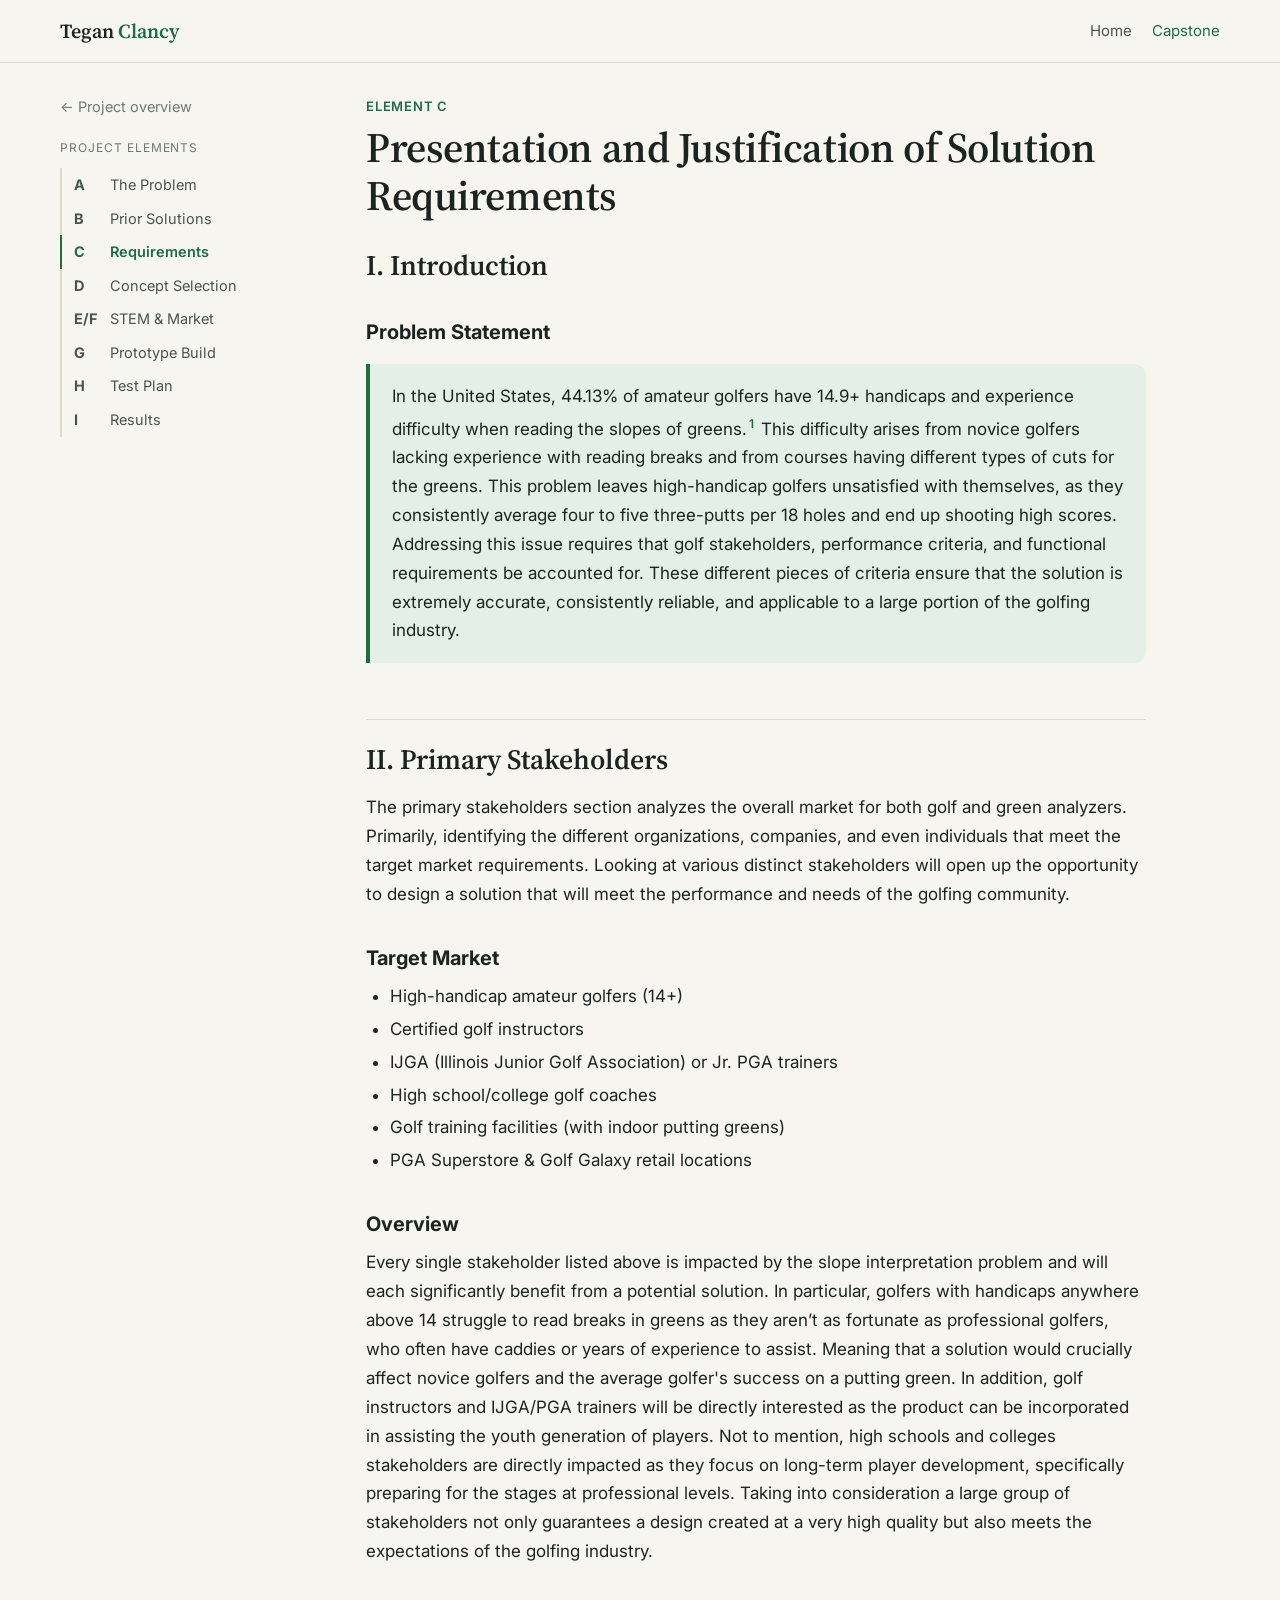
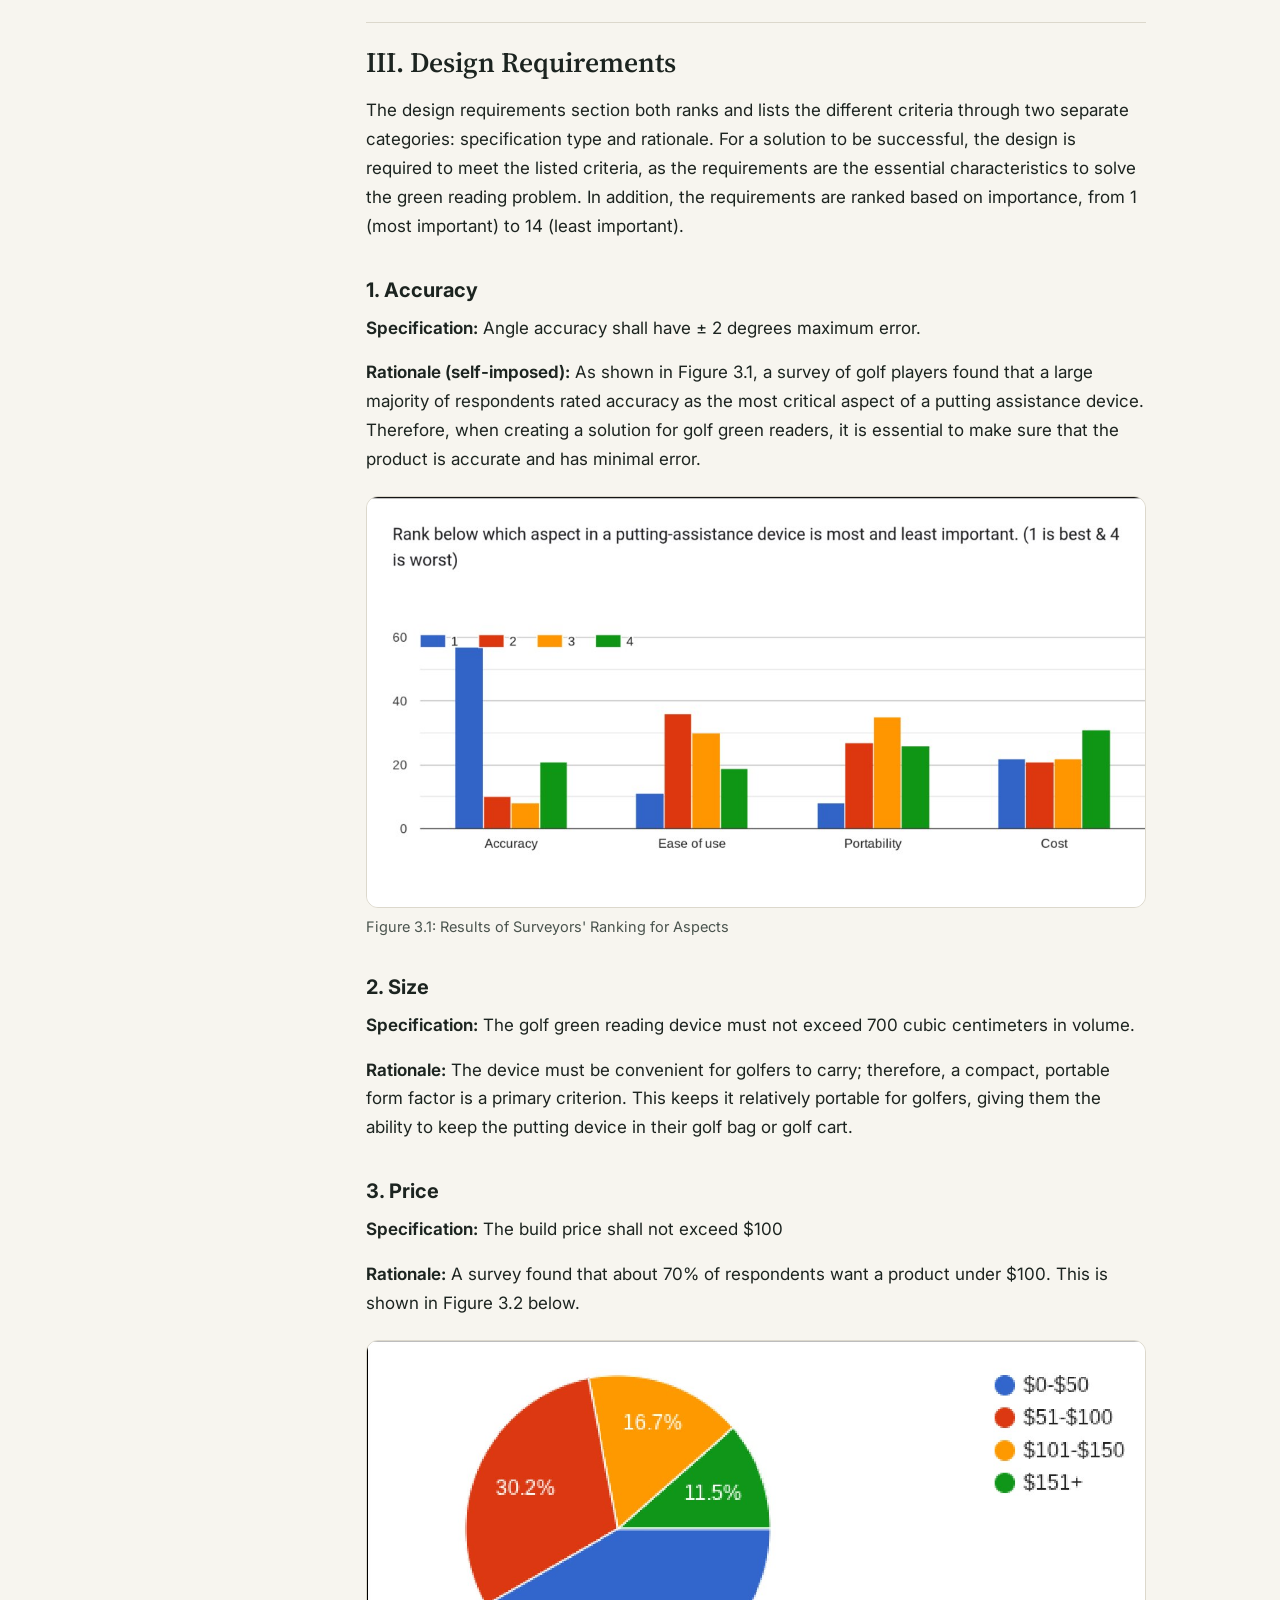
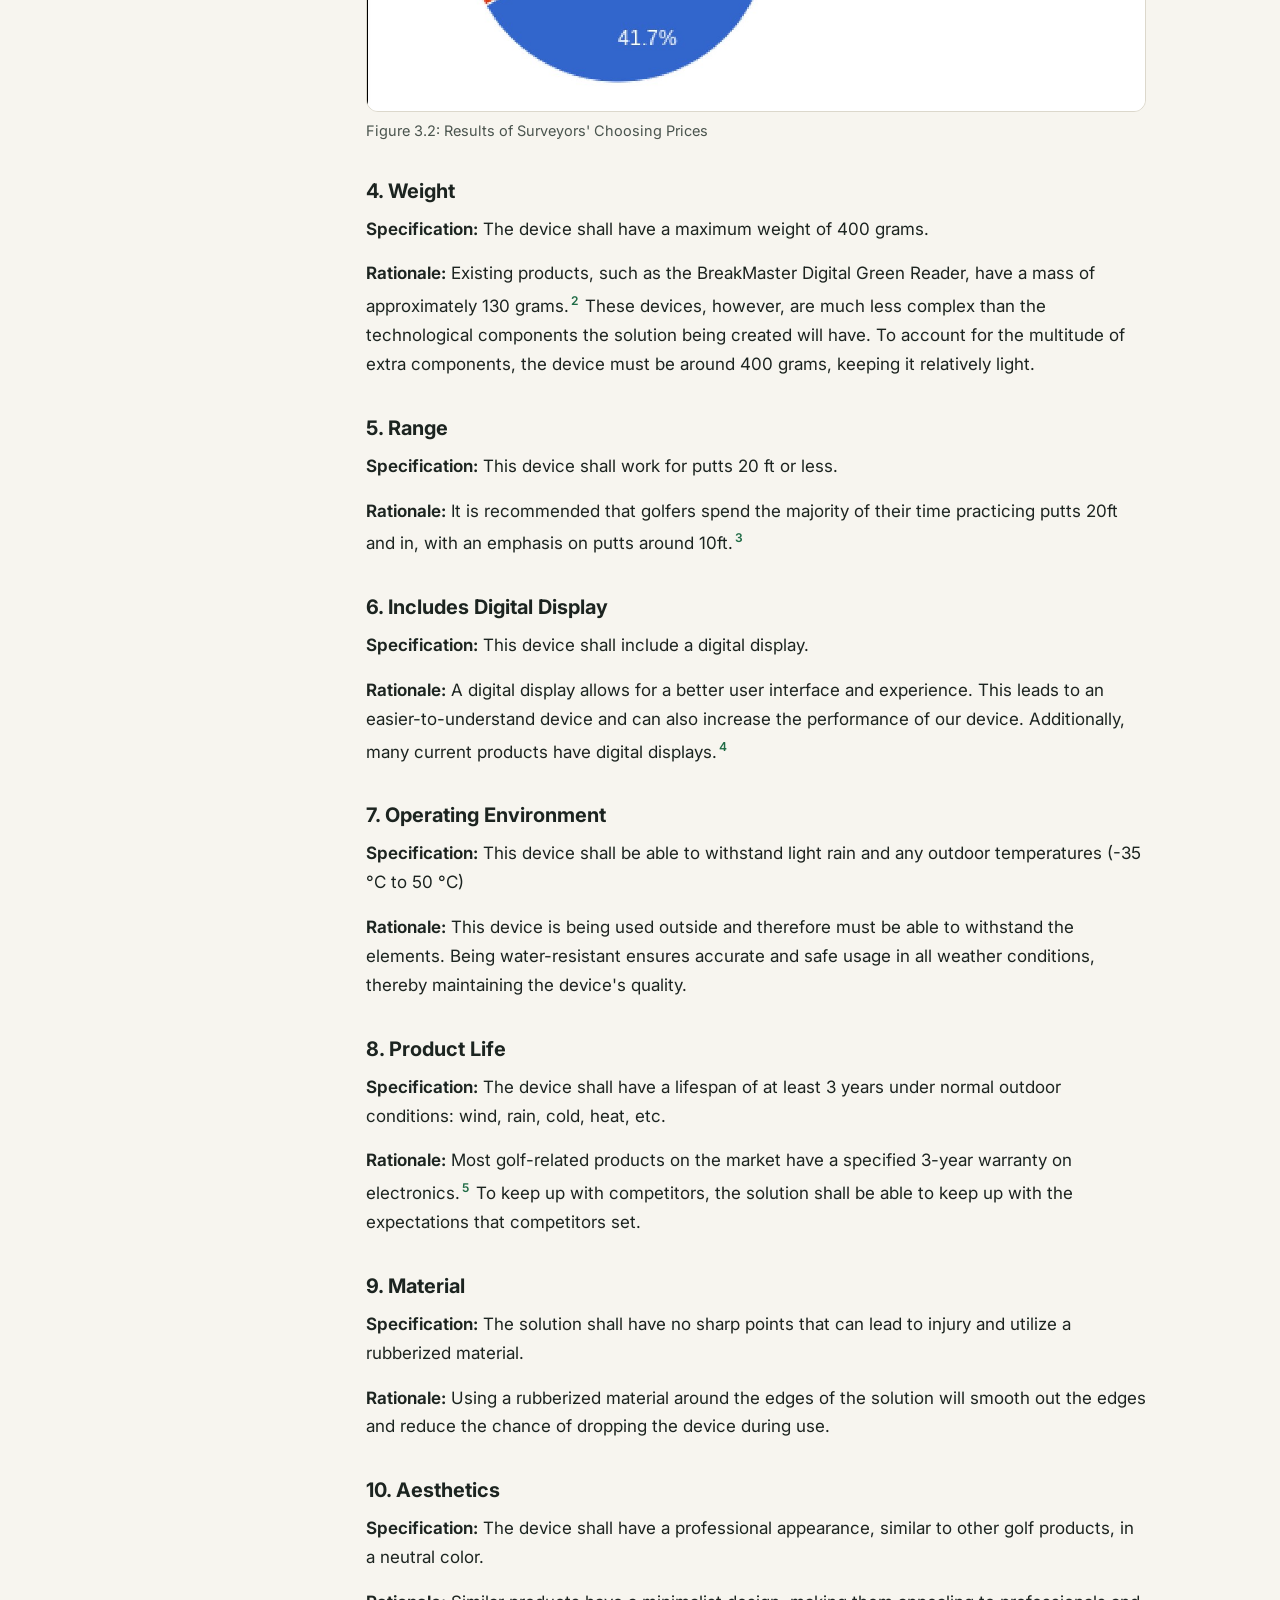
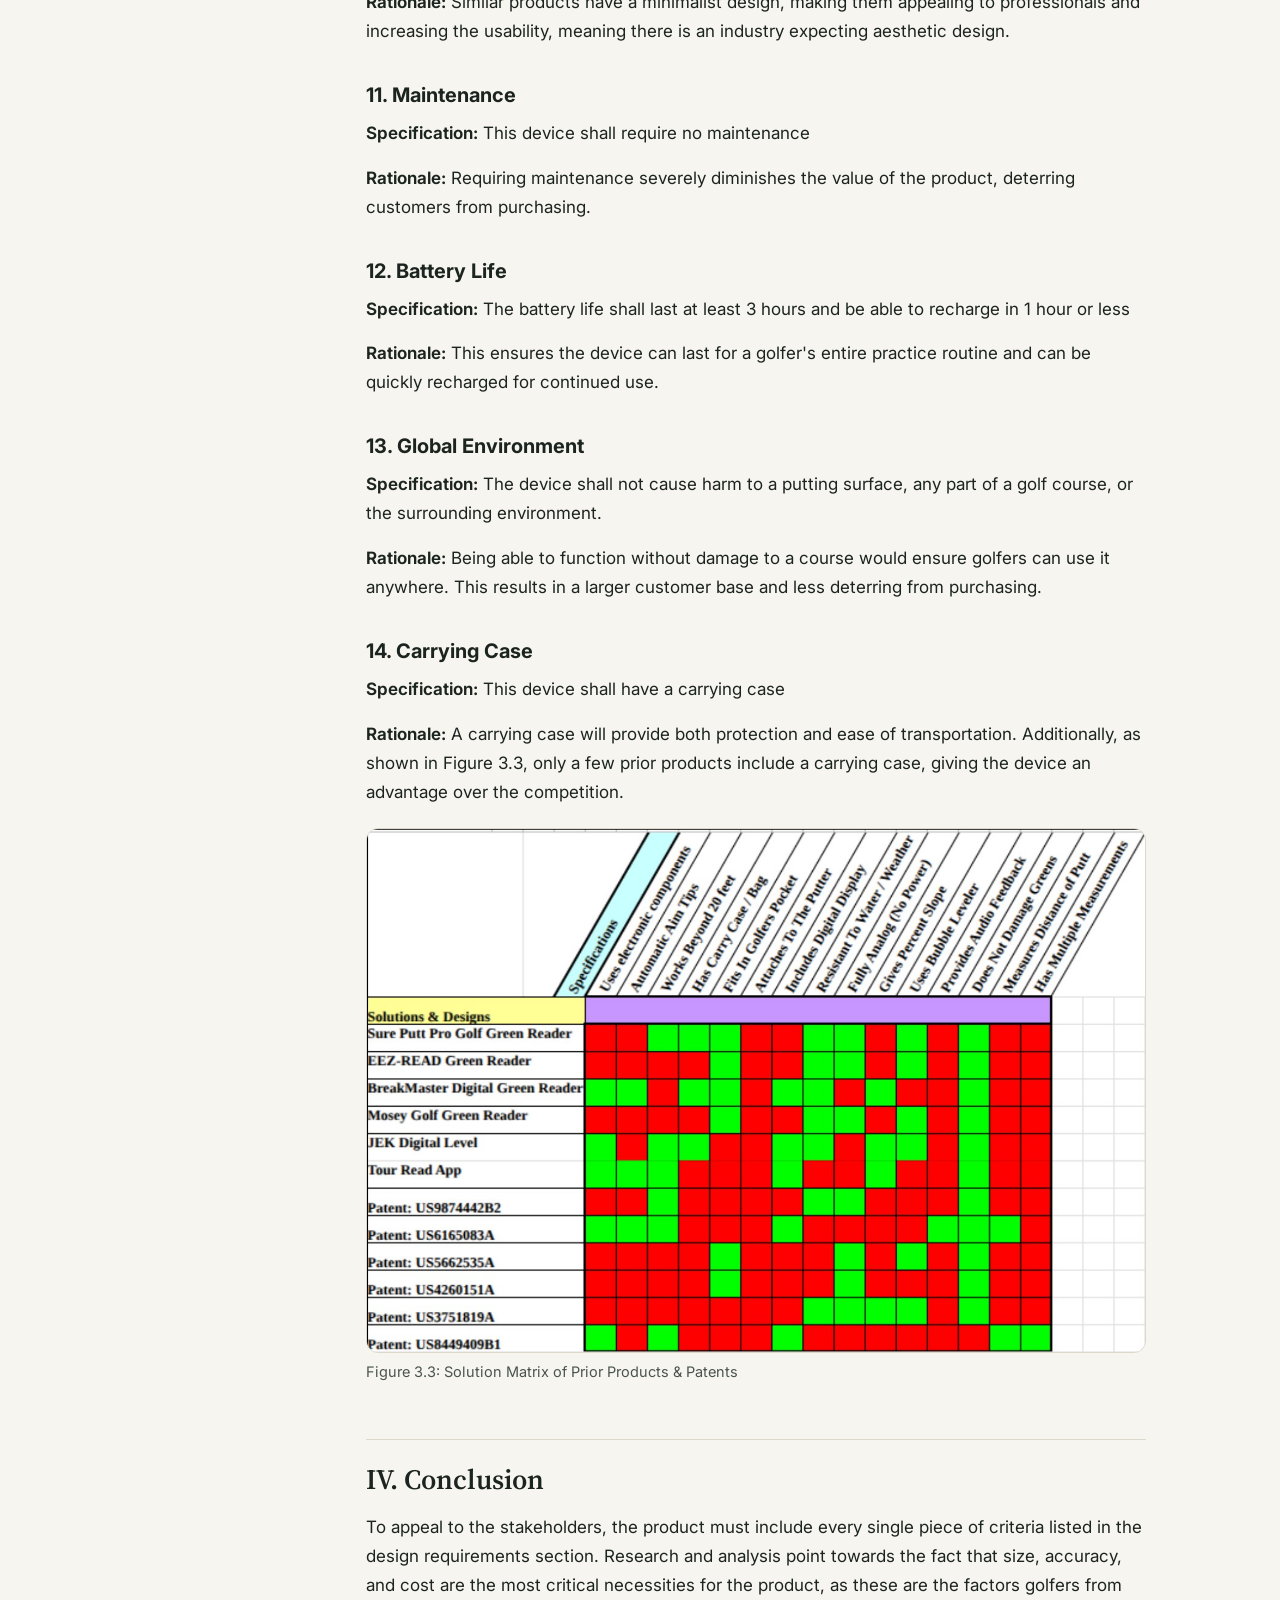
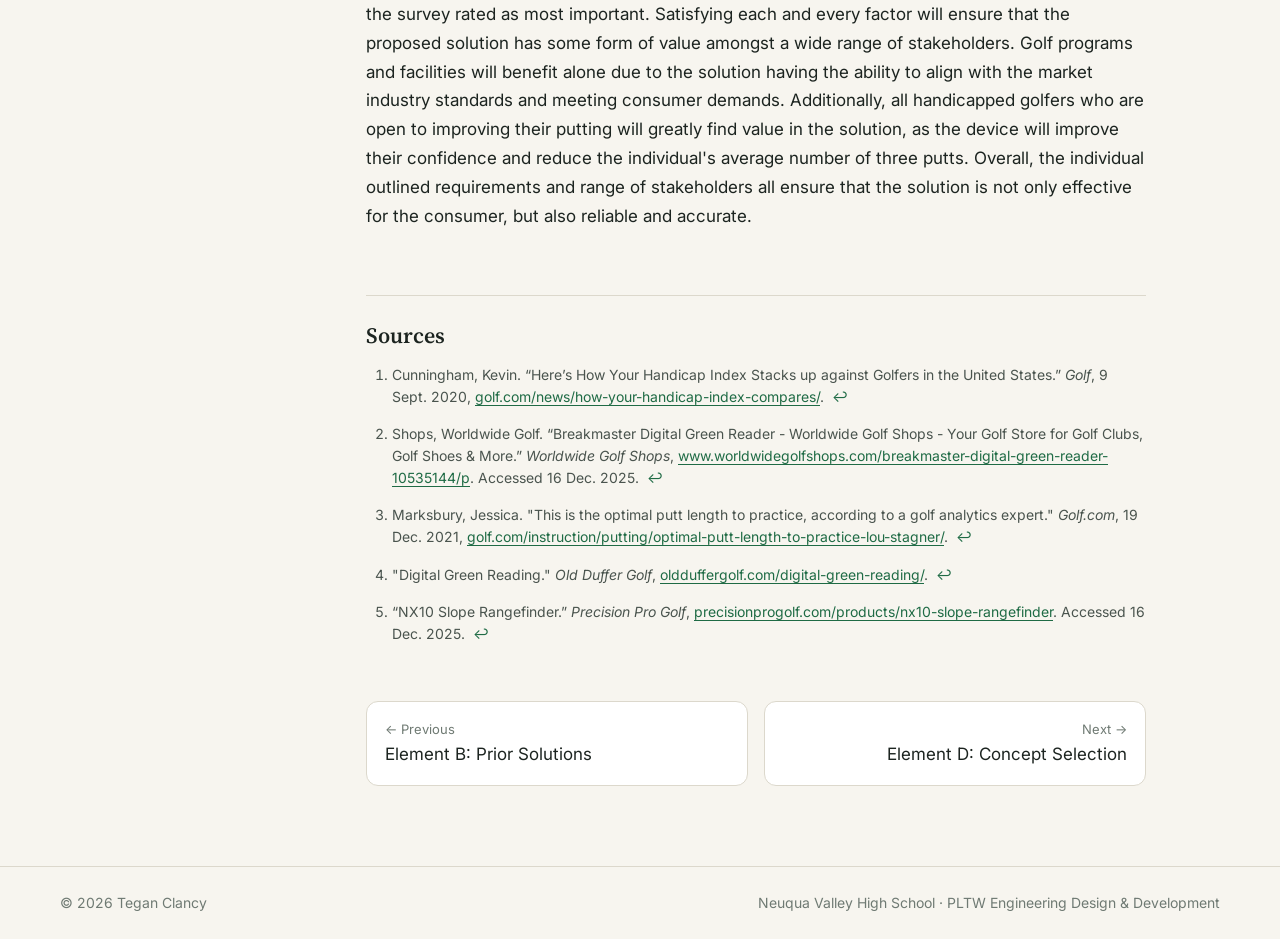
<file: element-c.html>
<!doctype html>
<html lang="en">
<head>
<meta charset="utf-8">
<meta name="viewport" content="width=device-width, initial-scale=1">
<title>Element C: Presentation and Justification of Solution Requirements | Tegan Clancy</title>
<meta name="description" content="Digital Green Reader capstone - Element C: Presentation and Justification of Solution Requirements">
<link rel="preconnect" href="https://fonts.googleapis.com">
<link rel="preconnect" href="https://fonts.gstatic.com" crossorigin>
<link href="https://fonts.googleapis.com/css2?family=Inter:wght@400;500;600;700&family=Source+Serif+4:opsz,wght@8..60,500;8..60,600&display=swap" rel="stylesheet">
<link rel="stylesheet" href="style.css">
<script>
function imgFallback(el) {
  var tries = ["png", "jpeg", "webp"], n = +(el.dataset.try || 0);
  if (n < tries.length) { el.dataset.try = n + 1; el.src = el.src.replace(/\.[a-z]+$/, "." + tries[n]); return; }
  var d = el.dataset, ph = document.createElement("div"); ph.className = "ph";
  ph.innerHTML = '<svg viewBox="0 0 24 24" fill="none" stroke="currentColor" stroke-width="1.6"><rect x="3" y="4" width="18" height="16" rx="2"/><circle cx="9" cy="10" r="2"/><path d="m21 17-5-5-9 8"/></svg>'
    + '<strong>Add image here</strong>'
    + (d.pdf ? '<span class="ph-row"><em>From PDF</em>' + d.pdf + '</span>' : '')
    + (d.cap ? '<span class="ph-row"><em>Figure</em>' + d.cap + '</span>' : '')
    + '<span class="ph-row"><em>Save as</em><code>' + d.img + '.jpg</code></span>';
  el.replaceWith(ph);
}
</script>
</head>
<body>
<header class="topbar"><div class="topbar-inner">
  <a class="brand" href="index.html">Tegan <span>Clancy</span></a>
  <nav class="topnav">
    <a href="index.html">Home</a>
    <a href="project.html" class="active">Capstone</a>
  </nav>
</div></header>
<div class="layout">
<aside class="sidebar">
<a class="back" href="project.html">&larr; Project overview</a>
<p class="label">Project elements</p>
<ol>
<li><a href="element-a.html"><span class="letter">A</span><span class="name">The Problem</span></a></li>
<li><a href="element-b.html"><span class="letter">B</span><span class="name">Prior Solutions</span></a></li>
<li><a href="element-c.html" class="current" aria-current="page"><span class="letter">C</span><span class="name">Requirements</span></a></li>
<li><a href="element-d.html"><span class="letter">D</span><span class="name">Concept Selection</span></a></li>
<li><a href="element-ef.html"><span class="letter">E/F</span><span class="name">STEM &amp; Market</span></a></li>
<li><a href="element-g.html"><span class="letter">G</span><span class="name">Prototype Build</span></a></li>
<li><a href="element-h.html"><span class="letter">H</span><span class="name">Test Plan</span></a></li>
<li><a href="element-i.html"><span class="letter">I</span><span class="name">Results</span></a></li>
</ol>
</aside>
<article class="page-c">
<p class="eyebrow">Element C</p>
<h1>Presentation and Justification of Solution Requirements</h1>
<h2>I. Introduction</h2>
<h3>Problem Statement</h3>
<div class="callout">
<p>In the United States, 44.13% of amateur golfers have 14.9+ handicaps and experience difficulty when reading the slopes of greens.<sup id="fnref:1"><a class="footnote-ref" href="#fn:1">1</a></sup> This difficulty arises from novice golfers lacking experience with reading breaks and from courses having different types of cuts for the greens. This problem leaves high-handicap golfers unsatisfied with themselves, as they consistently average four to five three-putts per 18 holes and end up shooting high scores. Addressing this issue requires that golf stakeholders, performance criteria, and functional requirements be accounted for. These different pieces of criteria ensure that the solution is extremely accurate, consistently reliable, and applicable to a large portion of the golfing industry.</p>
</div>
<h2>II. Primary Stakeholders</h2>
<p>The primary stakeholders section analyzes the overall market for both golf and green analyzers. Primarily, identifying the different organizations, companies, and even individuals that meet the target market requirements. Looking at various distinct stakeholders will open up the opportunity to design a solution that will meet the performance and needs of the golfing community.</p>
<h3>Target Market</h3>
<ul>
<li>High-handicap amateur golfers (14+)</li>
<li>Certified golf instructors</li>
<li>IJGA (Illinois Junior Golf Association) or Jr. PGA trainers</li>
<li>High school/college golf coaches</li>
<li>Golf training facilities (with indoor putting greens)</li>
<li>PGA Superstore &amp; Golf Galaxy retail locations</li>
</ul>
<h3>Overview</h3>
<p>Every single stakeholder listed above is impacted by the slope interpretation problem and will each significantly benefit from a potential solution. In particular, golfers with handicaps anywhere above 14 struggle to read breaks in greens as they aren’t as fortunate as professional golfers, who often have caddies or years of experience to assist. Meaning that a solution would crucially affect novice golfers and the average golfer's success on a putting green. In addition, golf instructors and IJGA/PGA trainers will be directly interested as the product can be incorporated in assisting the youth generation of players. Not to mention, high schools and colleges stakeholders are directly impacted as they focus on long-term player development, specifically preparing for the stages at professional levels. Taking into consideration a large group of stakeholders not only guarantees a design created at a very high quality but also meets the expectations of the golfing industry.</p>
<h2>III. Design Requirements</h2>
<p>The design requirements section both ranks and lists the different criteria through two separate categories: specification type and rationale. For a solution to be successful, the design is required to meet the listed criteria, as the requirements are the essential characteristics to solve the green reading problem. In addition, the requirements are ranked based on importance, from 1 (most important) to 14 (least important).</p>
<h3>1. Accuracy</h3>
<p><strong>Specification:</strong> Angle accuracy shall have ± 2 degrees maximum error.</p>
<p><strong>Rationale (self-imposed):</strong> As shown in Figure 3.1, a survey of golf players found that a large majority of respondents rated accuracy as the most critical aspect of a putting assistance device. Therefore, when creating a solution for golf green readers, it is essential to make sure that the product is accurate and has minimal error.</p>
<figure class="fig" id="img-c-3-1">
<div class="frame"><img src="c-3-1.jpg" data-img="c-3-1" data-pdf="Element C Outline - NPC" data-cap="Figure 3.1: Results of Surveyors&#x27; Ranking for Aspects" alt="Figure 3.1: Results of Surveyors&#x27; Ranking for Aspects" loading="lazy" onerror="imgFallback(this)"></div>
<figcaption>Figure 3.1: Results of Surveyors' Ranking for Aspects</figcaption>
</figure>
<h3>2. Size</h3>
<p><strong>Specification:</strong> The golf green reading device must not exceed 700 cubic centimeters in volume.</p>
<p><strong>Rationale:</strong> The device must be convenient for golfers to carry; therefore, a compact, portable form factor is a primary criterion. This keeps it relatively portable for golfers, giving them the ability to keep the putting device in their golf bag or golf cart.</p>
<h3>3. Price</h3>
<p><strong>Specification:</strong> The build price shall not exceed $100</p>
<p><strong>Rationale:</strong> A survey found that about 70% of respondents want a product under $100. This is shown in Figure 3.2 below.</p>
<figure class="fig" id="img-c-3-2">
<div class="frame"><img src="c-3-2.jpg" data-img="c-3-2" data-pdf="Element C Outline - NPC" data-cap="Figure 3.2: Results of Surveyors&#x27; Choosing Prices" alt="Figure 3.2: Results of Surveyors&#x27; Choosing Prices" loading="lazy" onerror="imgFallback(this)"></div>
<figcaption>Figure 3.2: Results of Surveyors' Choosing Prices</figcaption>
</figure>
<h3>4. Weight</h3>
<p><strong>Specification:</strong> The device shall have a maximum weight of 400 grams.</p>
<p><strong>Rationale:</strong> Existing products, such as the BreakMaster Digital Green Reader, have a mass of approximately 130 grams.<sup id="fnref:2"><a class="footnote-ref" href="#fn:2">2</a></sup> These devices, however, are much less complex than the technological components the solution being created will have. To account for the multitude of extra components, the device must be around 400 grams, keeping it relatively light.</p>
<h3>5. Range</h3>
<p><strong>Specification:</strong> This device shall work for putts 20 ft or less.</p>
<p><strong>Rationale:</strong> It is recommended that golfers spend the majority of their time practicing putts 20ft and in, with an emphasis on putts around 10ft.<sup id="fnref:3"><a class="footnote-ref" href="#fn:3">3</a></sup></p>
<h3>6. Includes Digital Display</h3>
<p><strong>Specification:</strong> This device shall include a digital display.</p>
<p><strong>Rationale:</strong> A digital display allows for a better user interface and experience. This leads to an easier-to-understand device and can also increase the performance of our device. Additionally, many current products have digital displays.<sup id="fnref:4"><a class="footnote-ref" href="#fn:4">4</a></sup></p>
<h3>7. Operating Environment</h3>
<p><strong>Specification:</strong> This device shall be able to withstand light rain and any outdoor temperatures (-35 °C to 50 °C)</p>
<p><strong>Rationale:</strong> This device is being used outside and therefore must be able to withstand the elements. Being water-resistant ensures accurate and safe usage in all weather conditions, thereby maintaining the device's quality.</p>
<h3>8. Product Life</h3>
<p><strong>Specification:</strong> The device shall have a lifespan of at least 3 years under normal outdoor conditions: wind, rain, cold, heat, etc.</p>
<p><strong>Rationale:</strong> Most golf-related products on the market have a specified 3-year warranty on electronics.<sup id="fnref:5"><a class="footnote-ref" href="#fn:5">5</a></sup> To keep up with competitors, the solution shall be able to keep up with the expectations that competitors set.</p>
<h3>9. Material</h3>
<p><strong>Specification:</strong> The solution shall have no sharp points that can lead to injury and utilize a rubberized material.</p>
<p><strong>Rationale:</strong> Using a rubberized material around the edges of the solution will smooth out the edges and reduce the chance of dropping the device during use.</p>
<h3>10. Aesthetics</h3>
<p><strong>Specification:</strong> The device shall have a professional appearance, similar to other golf products, in a neutral color.</p>
<p><strong>Rationale:</strong> Similar products have a minimalist design, making them appealing to professionals and increasing the usability, meaning there is an industry expecting aesthetic design.</p>
<h3>11. Maintenance</h3>
<p><strong>Specification:</strong> This device shall require no maintenance</p>
<p><strong>Rationale:</strong> Requiring maintenance severely diminishes the value of the product, deterring customers from purchasing.</p>
<h3>12. Battery Life</h3>
<p><strong>Specification:</strong> The battery life shall last at least 3 hours and be able to recharge in 1 hour or less</p>
<p><strong>Rationale:</strong> This ensures the device can last for a golfer's entire practice routine and can be quickly recharged for continued use.</p>
<h3>13. Global Environment</h3>
<p><strong>Specification:</strong> The device shall not cause harm to a putting surface, any part of a golf course, or the surrounding environment.</p>
<p><strong>Rationale:</strong> Being able to function without damage to a course would ensure golfers can use it anywhere. This results in a larger customer base and less deterring from purchasing.</p>
<h3>14. Carrying Case</h3>
<p><strong>Specification:</strong> This device shall have a carrying case</p>
<p><strong>Rationale:</strong> A carrying case will provide both protection and ease of transportation. Additionally, as shown in Figure 3.3, only a few prior products include a carrying case, giving the device an advantage over the competition.</p>
<figure class="fig" id="img-c-3-3">
<div class="frame"><img src="c-3-3.jpg" data-img="c-3-3" data-pdf="Element C Outline - NPC" data-cap="Figure 3.3: Solution Matrix of Prior Products &amp; Patents" alt="Figure 3.3: Solution Matrix of Prior Products &amp; Patents" loading="lazy" onerror="imgFallback(this)"></div>
<figcaption>Figure 3.3: Solution Matrix of Prior Products &amp; Patents</figcaption>
</figure>
<h2>IV. Conclusion</h2>
<p>To appeal to the stakeholders, the product must include every single piece of criteria listed in the design requirements section. Research and analysis point towards the fact that size, accuracy, and cost are the most critical necessities for the product, as these are the factors golfers from the survey rated as most important. Satisfying each and every factor will ensure that the proposed solution has some form of value amongst a wide range of stakeholders. Golf programs and facilities will benefit alone due to the solution having the ability to align with the market industry standards and meeting consumer demands. Additionally, all handicapped golfers who are open to improving their putting will greatly find value in the solution, as the device will improve their confidence and reduce the individual's average number of three putts. Overall, the individual outlined requirements and range of stakeholders all ensure that the solution is not only effective for the consumer, but also reliable and accurate.</p>
<div class="footnote">
<hr />
<ol>
<li id="fn:1">
<p>Cunningham, Kevin. “Here’s How Your Handicap Index Stacks up against Golfers in the United States.” <em>Golf</em>, 9 Sept. 2020, <a href="https://golf.com/news/how-your-handicap-index-compares/">golf.com/news/how-your-handicap-index-compares/</a>.&#160;<a class="footnote-backref" href="#fnref:1" title="Back to text">&#8617;</a></p>
</li>
<li id="fn:2">
<p>Shops, Worldwide Golf. “Breakmaster Digital Green Reader - Worldwide Golf Shops - Your Golf Store for Golf Clubs, Golf Shoes &amp; More.” <em>Worldwide Golf Shops</em>, <a href="https://www.worldwidegolfshops.com/breakmaster-digital-green-reader-10535144/p">www.worldwidegolfshops.com/breakmaster-digital-green-reader-10535144/p</a>. Accessed 16 Dec. 2025.&#160;<a class="footnote-backref" href="#fnref:2" title="Back to text">&#8617;</a></p>
</li>
<li id="fn:3">
<p>Marksbury, Jessica. "This is the optimal putt length to practice, according to a golf analytics expert." <em>Golf.com</em>, 19 Dec. 2021, <a href="https://golf.com/instruction/putting/optimal-putt-length-to-practice-lou-stagner/">golf.com/instruction/putting/optimal-putt-length-to-practice-lou-stagner/</a>.&#160;<a class="footnote-backref" href="#fnref:3" title="Back to text">&#8617;</a></p>
</li>
<li id="fn:4">
<p>"Digital Green Reading." <em>Old Duffer Golf</em>, <a href="https://oldduffergolf.com/digital-green-reading/">oldduffergolf.com/digital-green-reading/</a>.&#160;<a class="footnote-backref" href="#fnref:4" title="Back to text">&#8617;</a></p>
</li>
<li id="fn:5">
<p>“NX10 Slope Rangefinder.” <em>Precision Pro Golf</em>, <a href="https://precisionprogolf.com/products/nx10-slope-rangefinder">precisionprogolf.com/products/nx10-slope-rangefinder</a>. Accessed 16 Dec. 2025.&#160;<a class="footnote-backref" href="#fnref:5" title="Back to text">&#8617;</a></p>
</li>
</ol>
</div><nav class="pager"><a class="prev" href="element-b.html"><small>&larr; Previous</small>Element B: Prior Solutions</a><a class="next" href="element-d.html"><small>Next &rarr;</small>Element D: Concept Selection</a></nav>
</article>
</div>
<footer class="site"><div class="inner">
  <span>&copy; 2026 Tegan Clancy</span>
  <span>Neuqua Valley High School &middot; PLTW Engineering Design &amp; Development</span>
</div></footer>
</body>
</html>
</file>
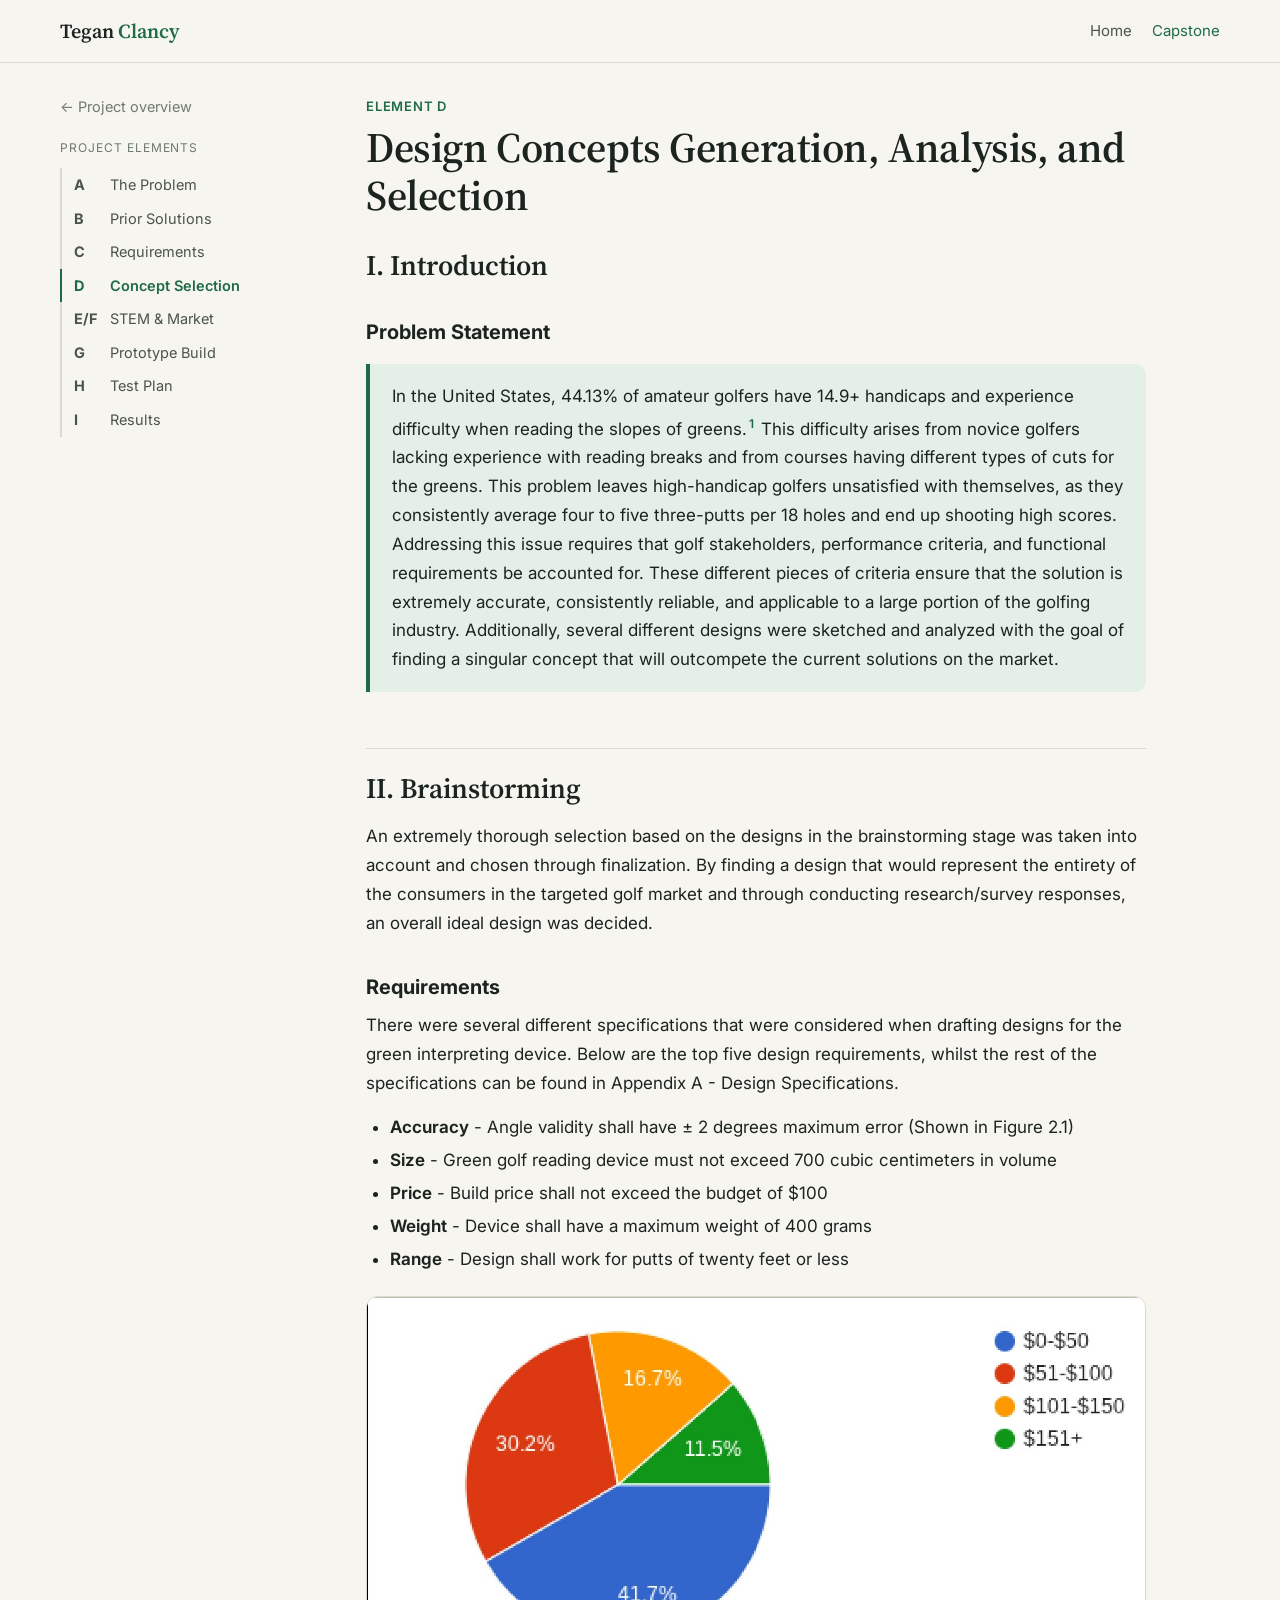
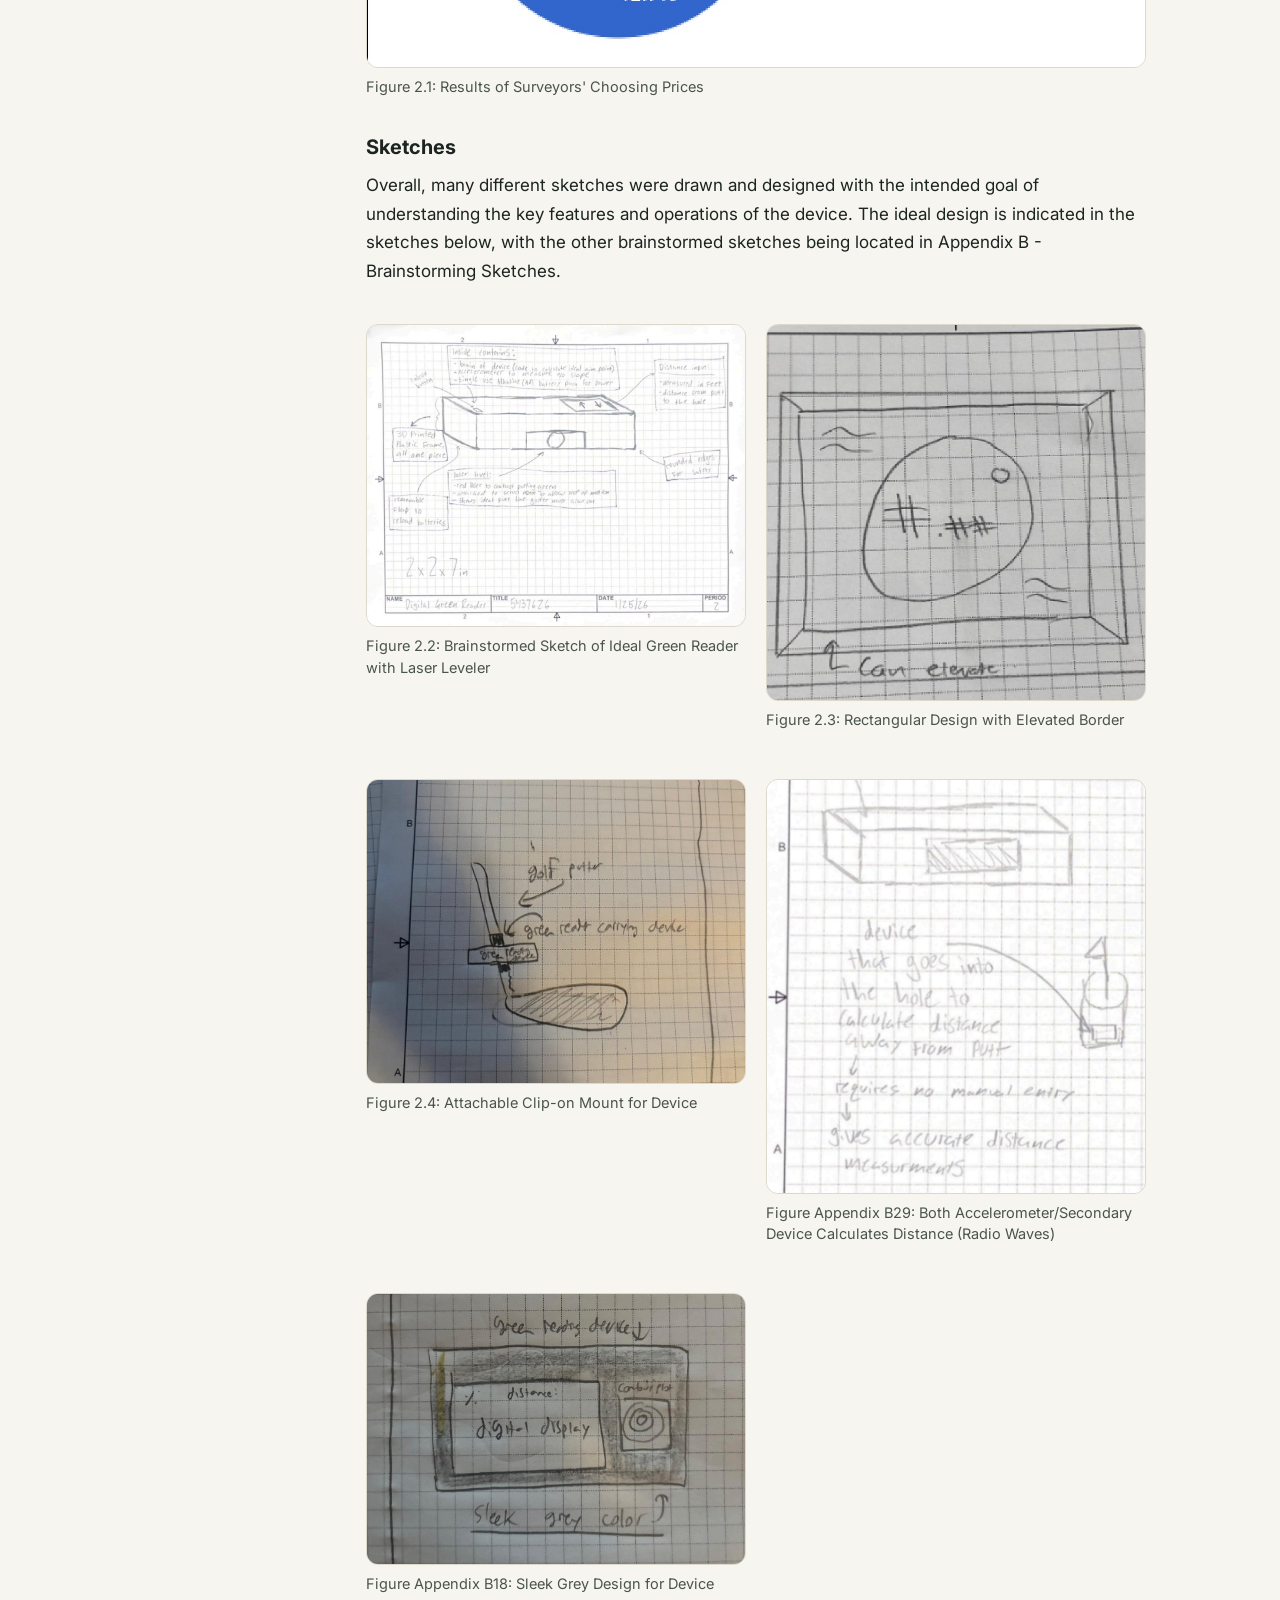
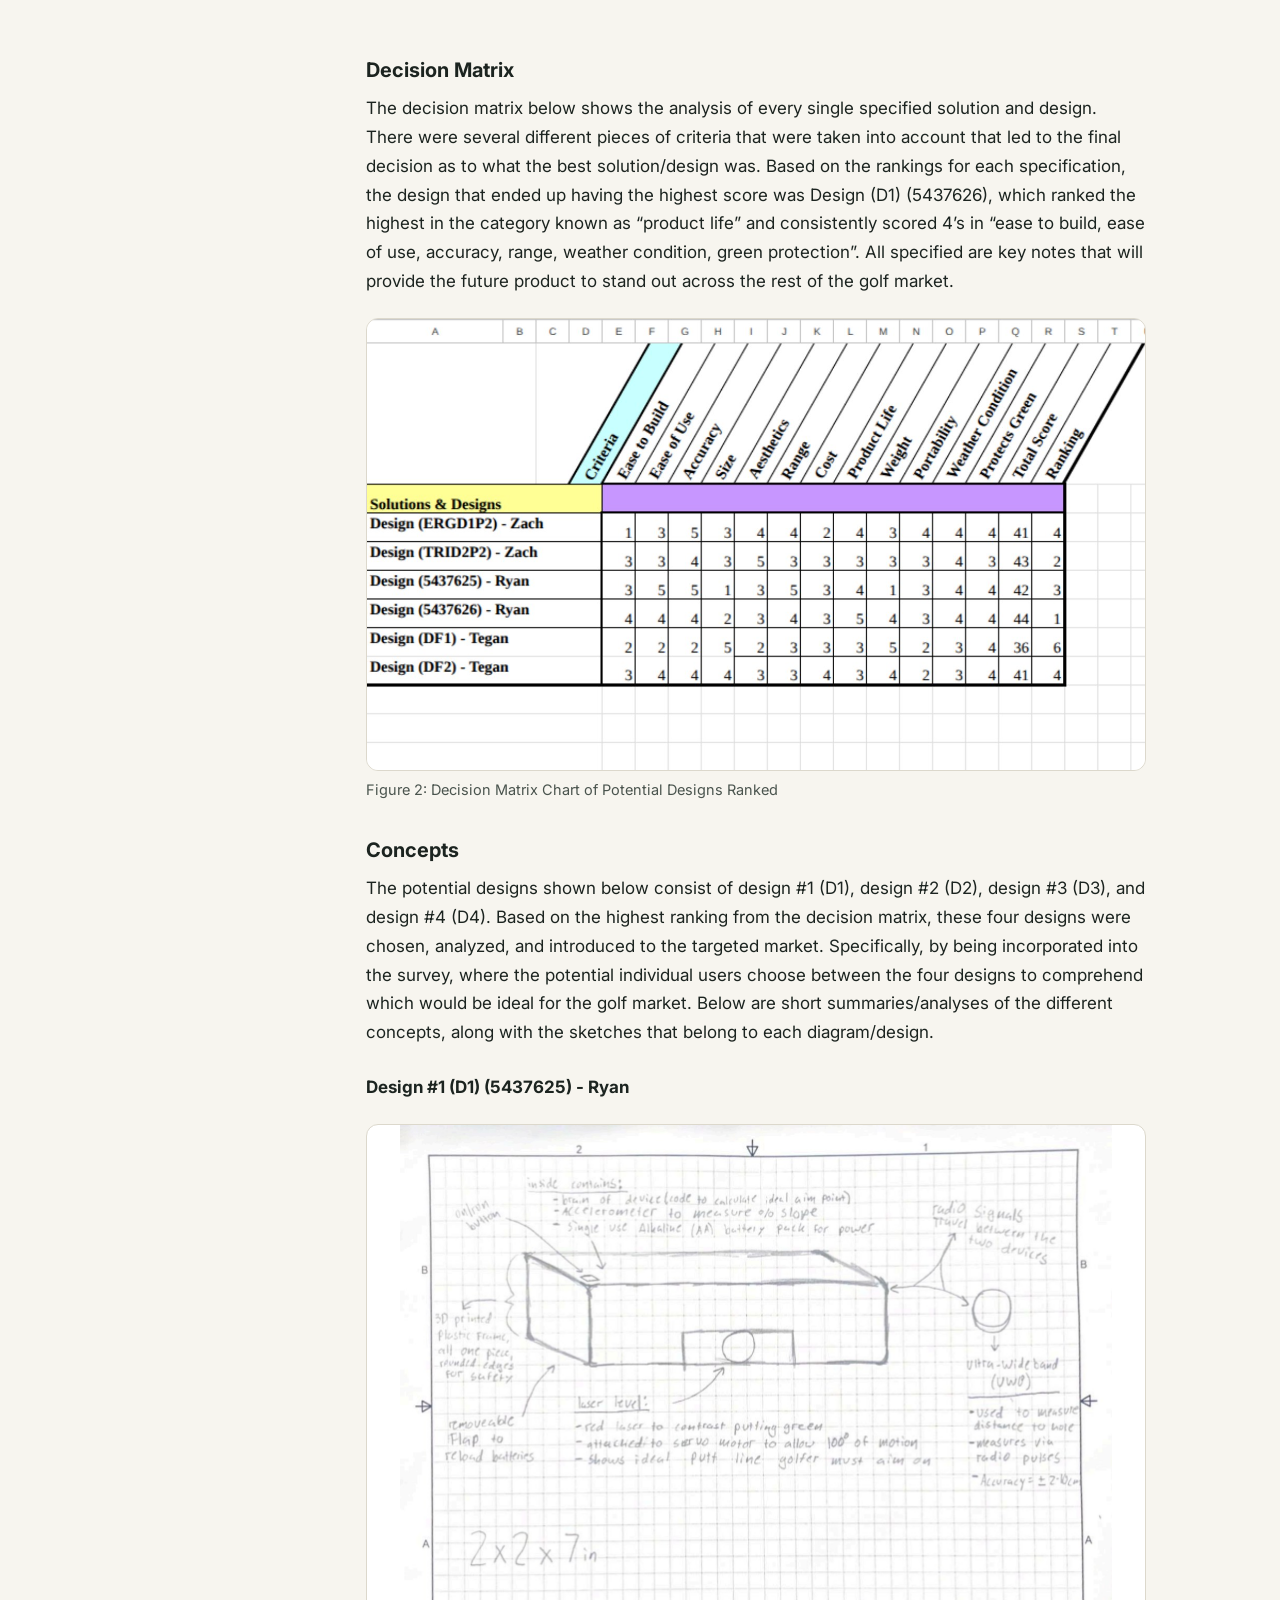
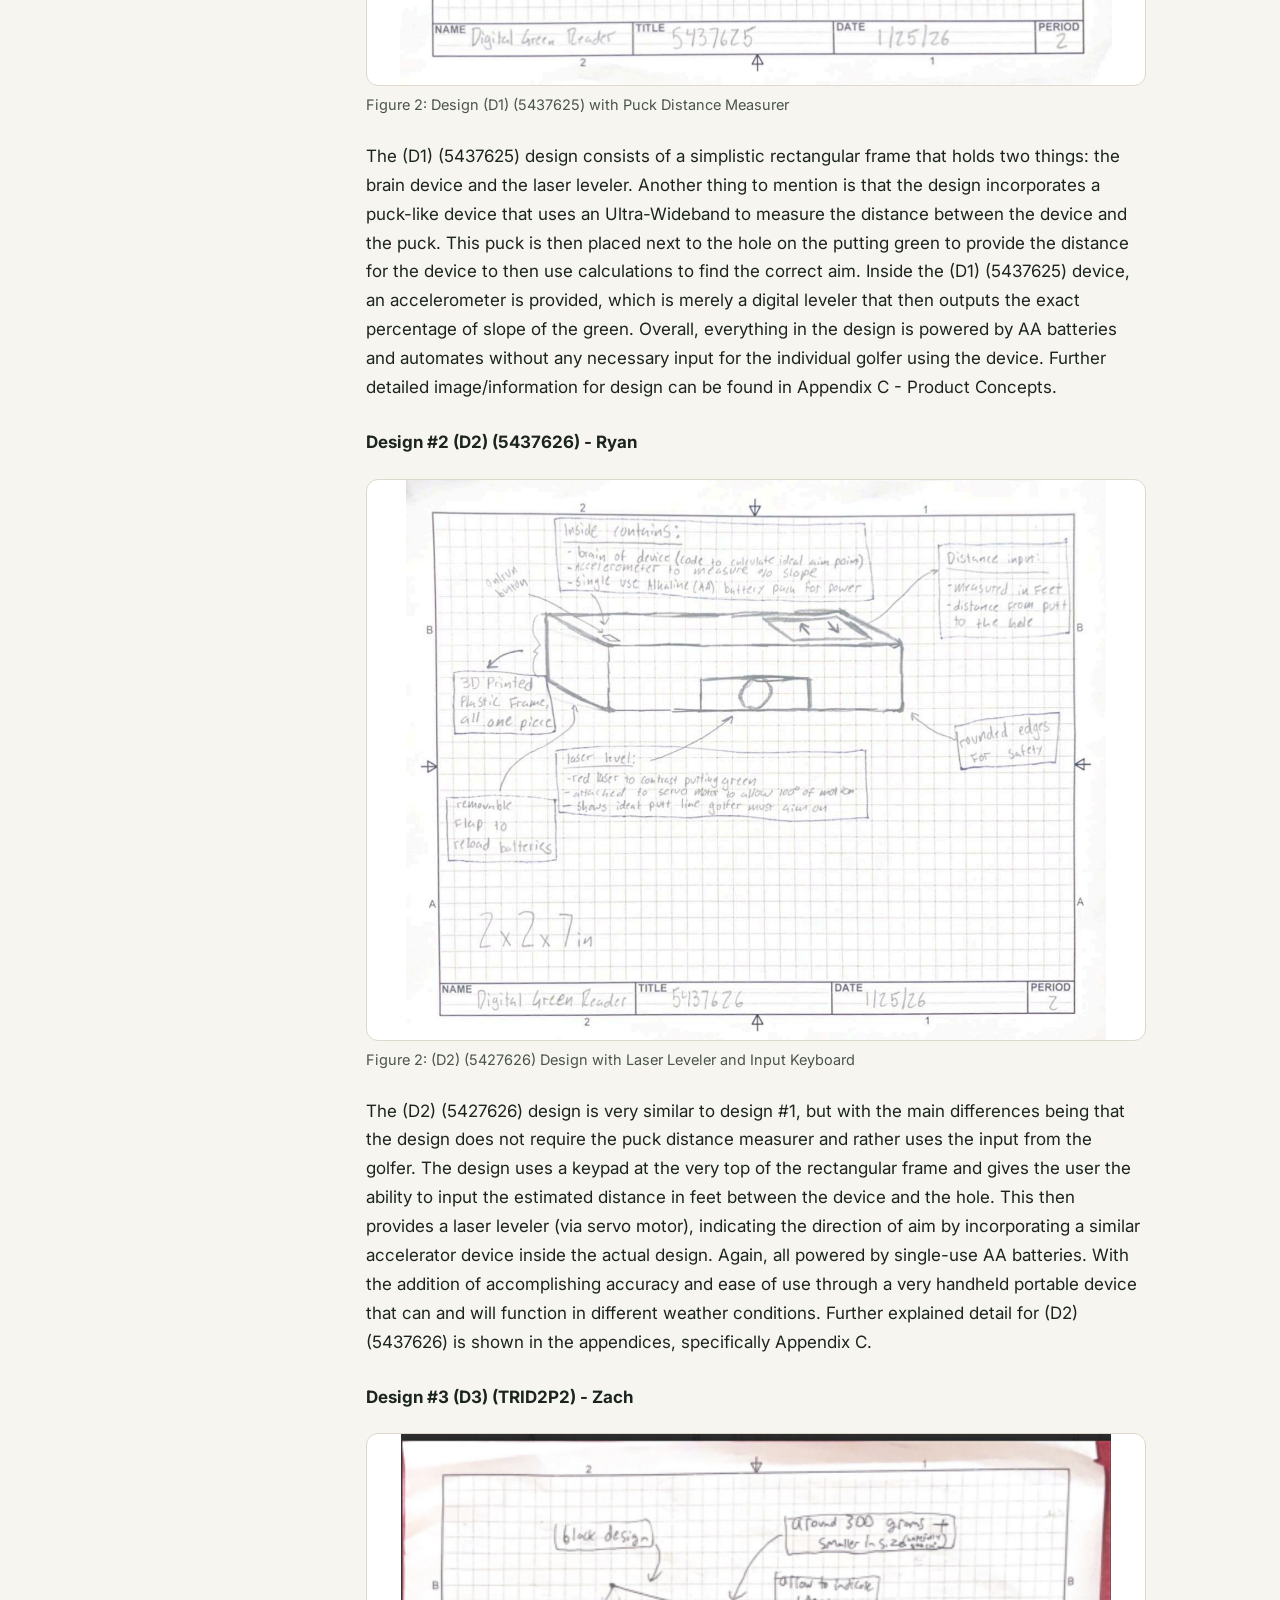
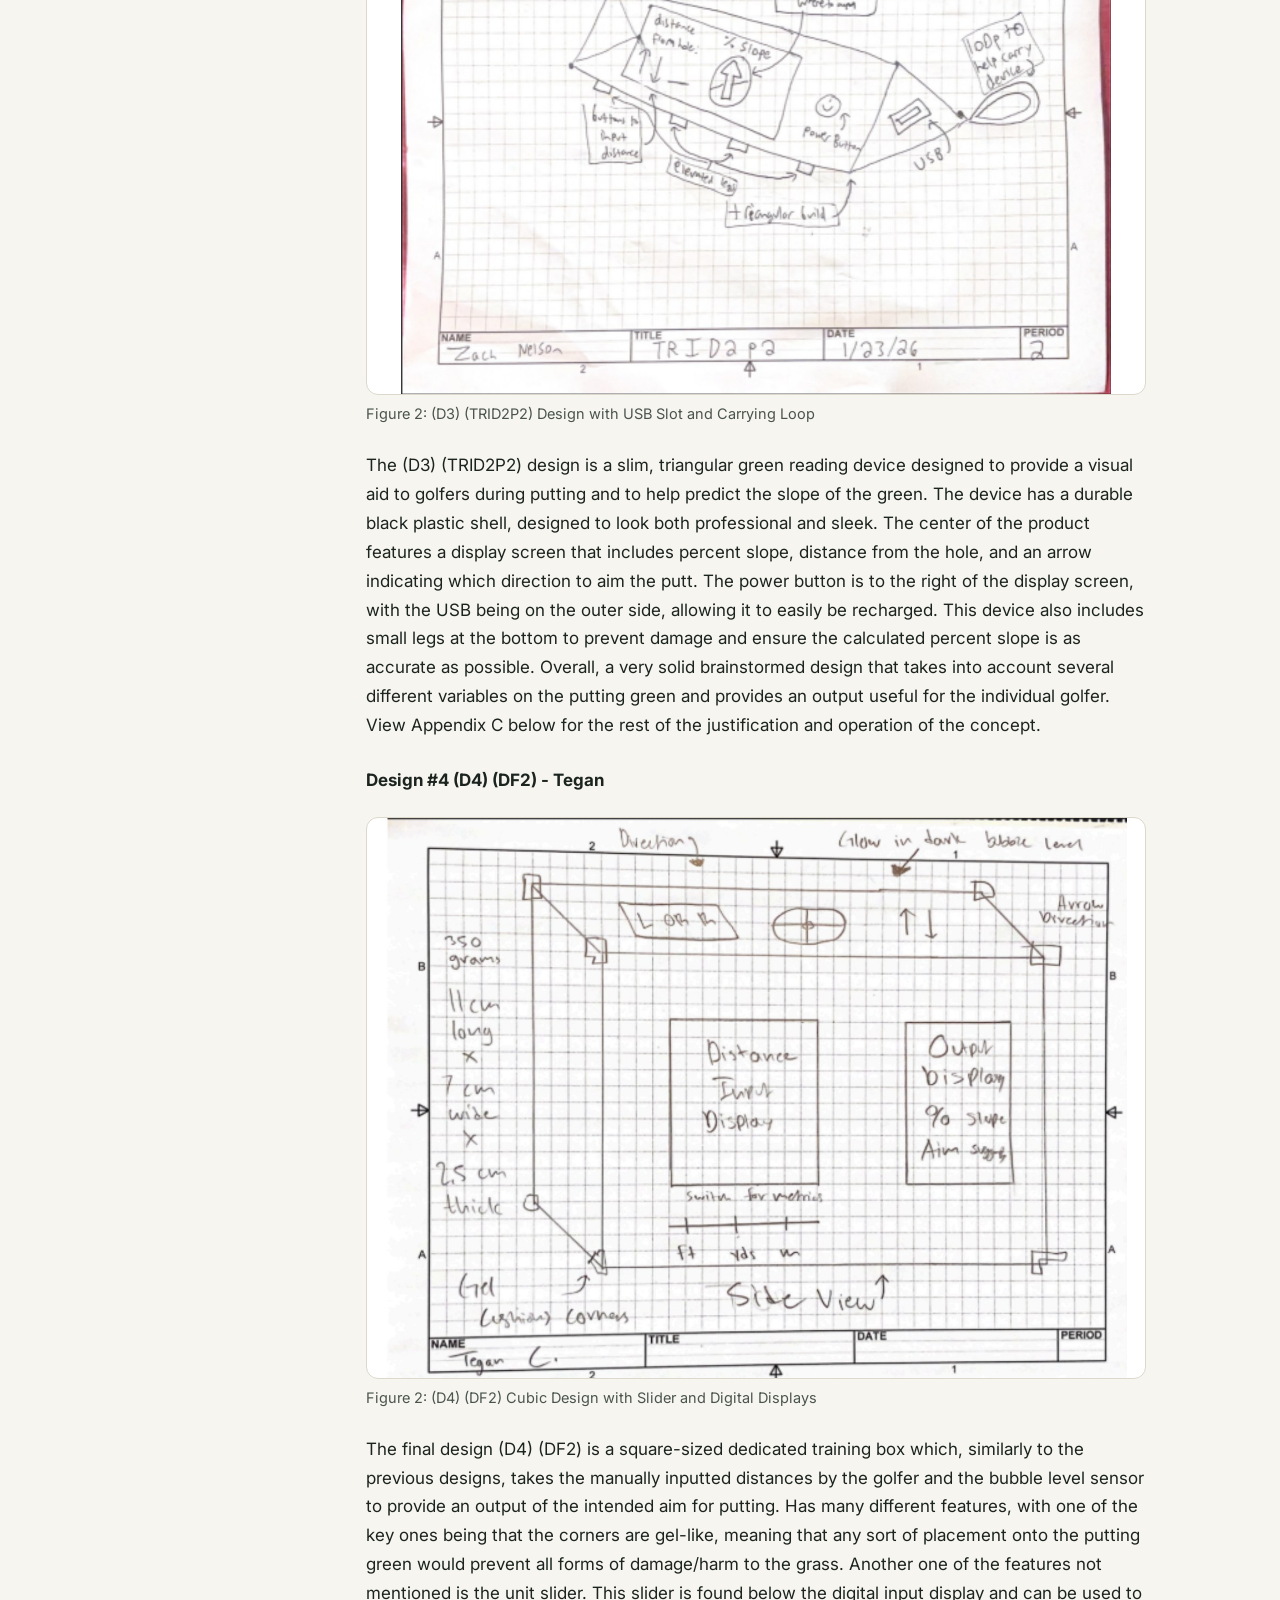
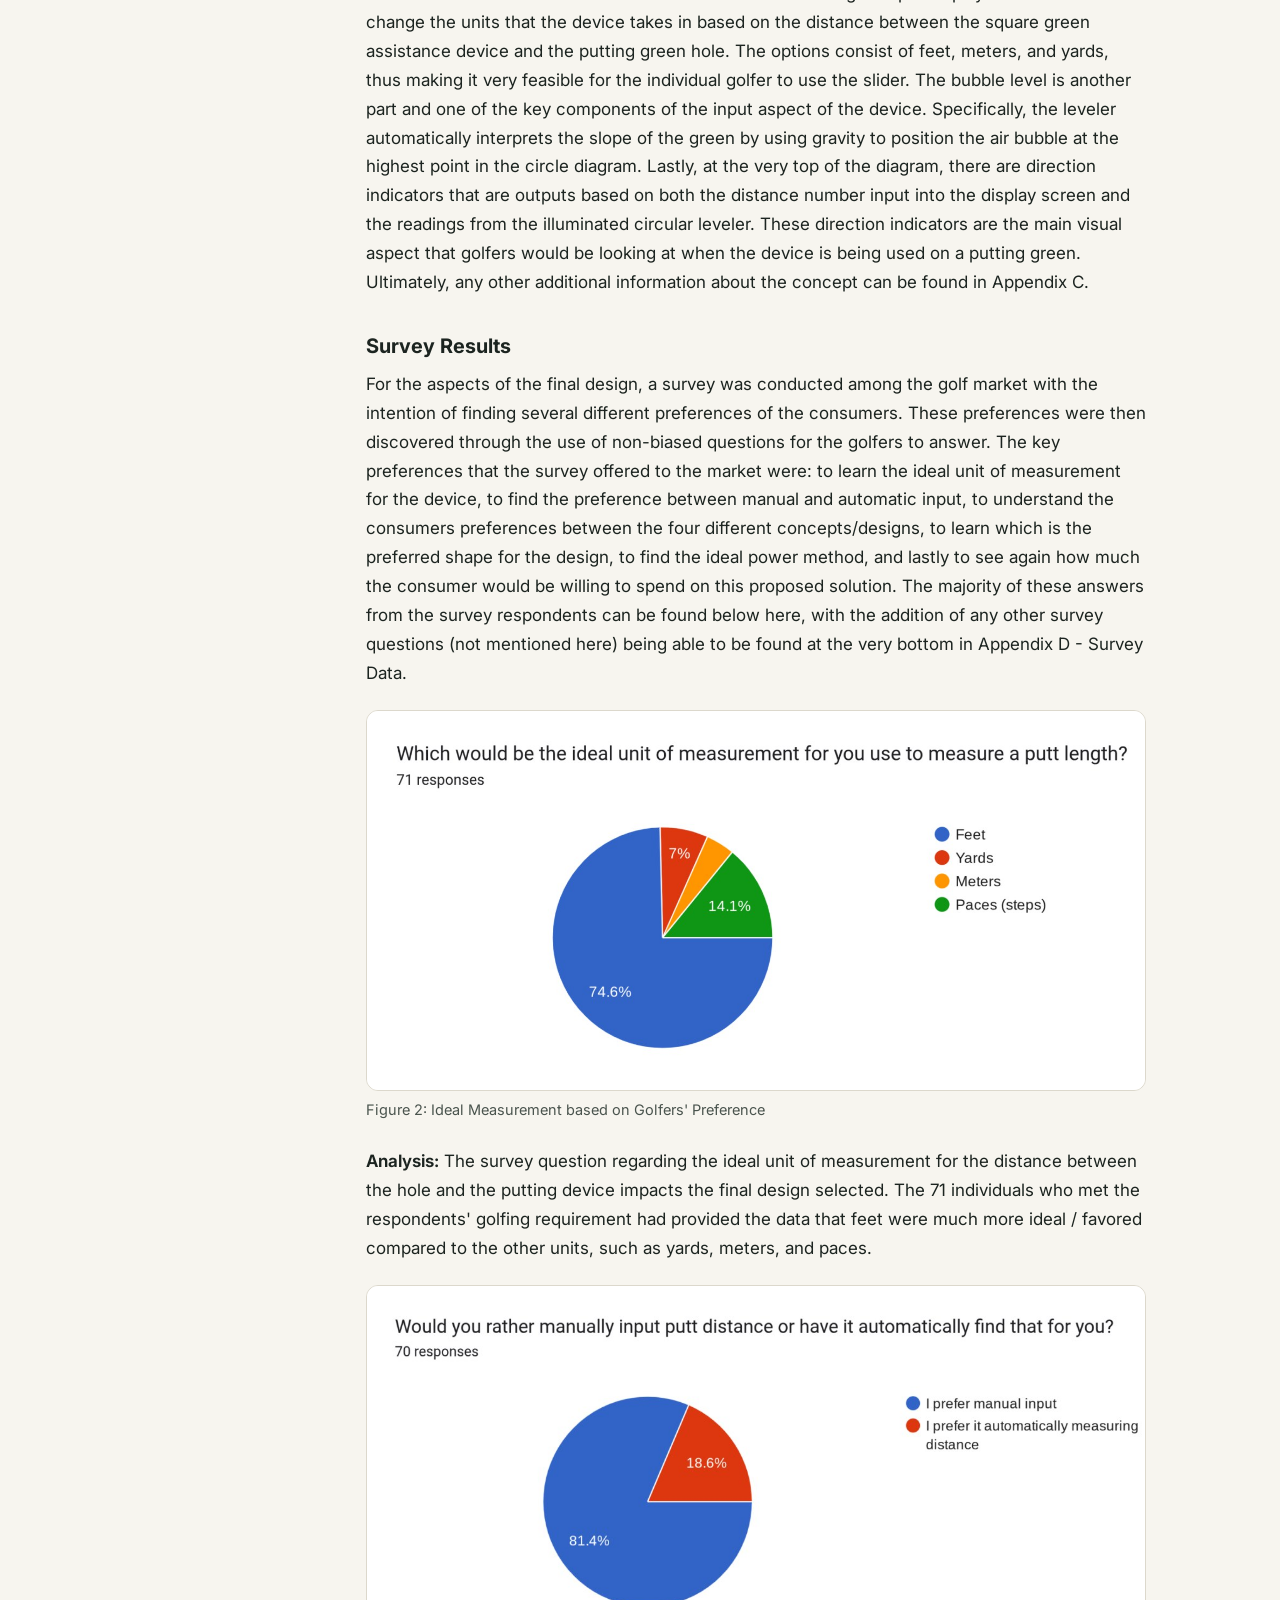
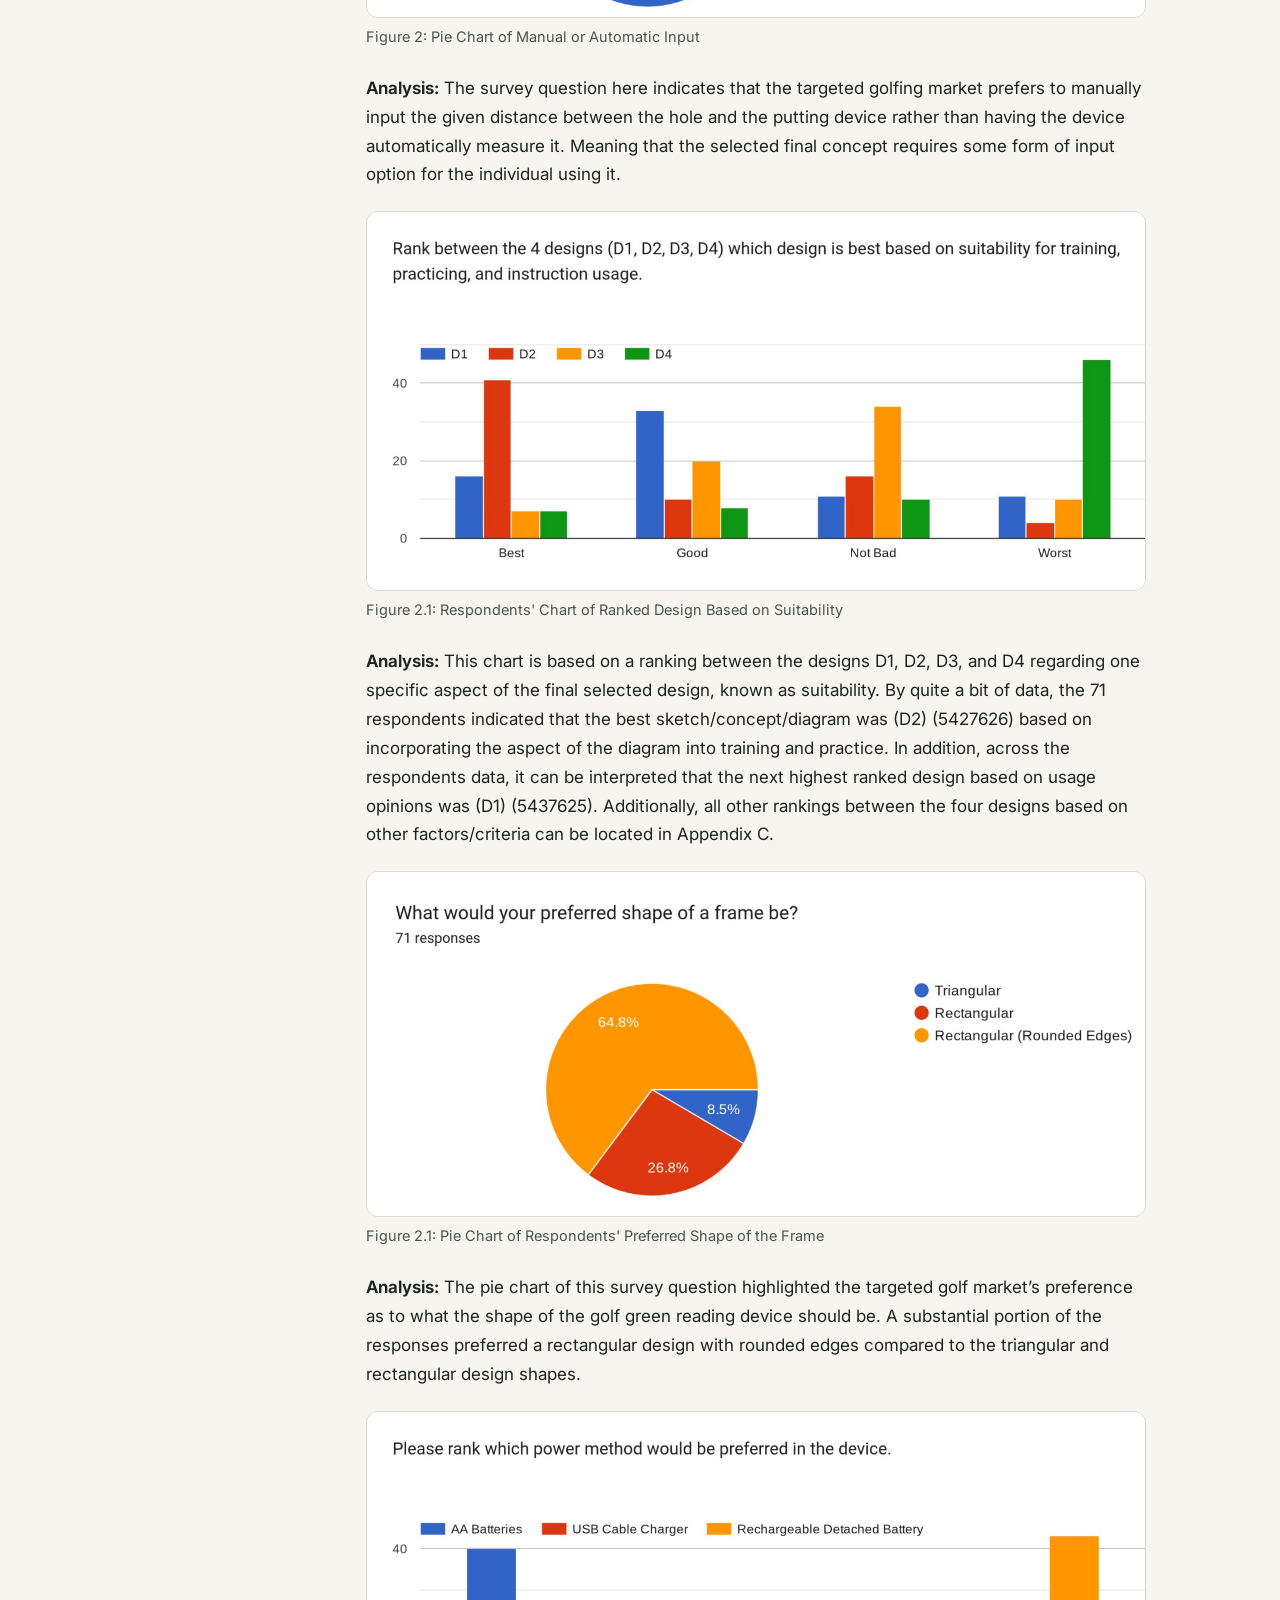
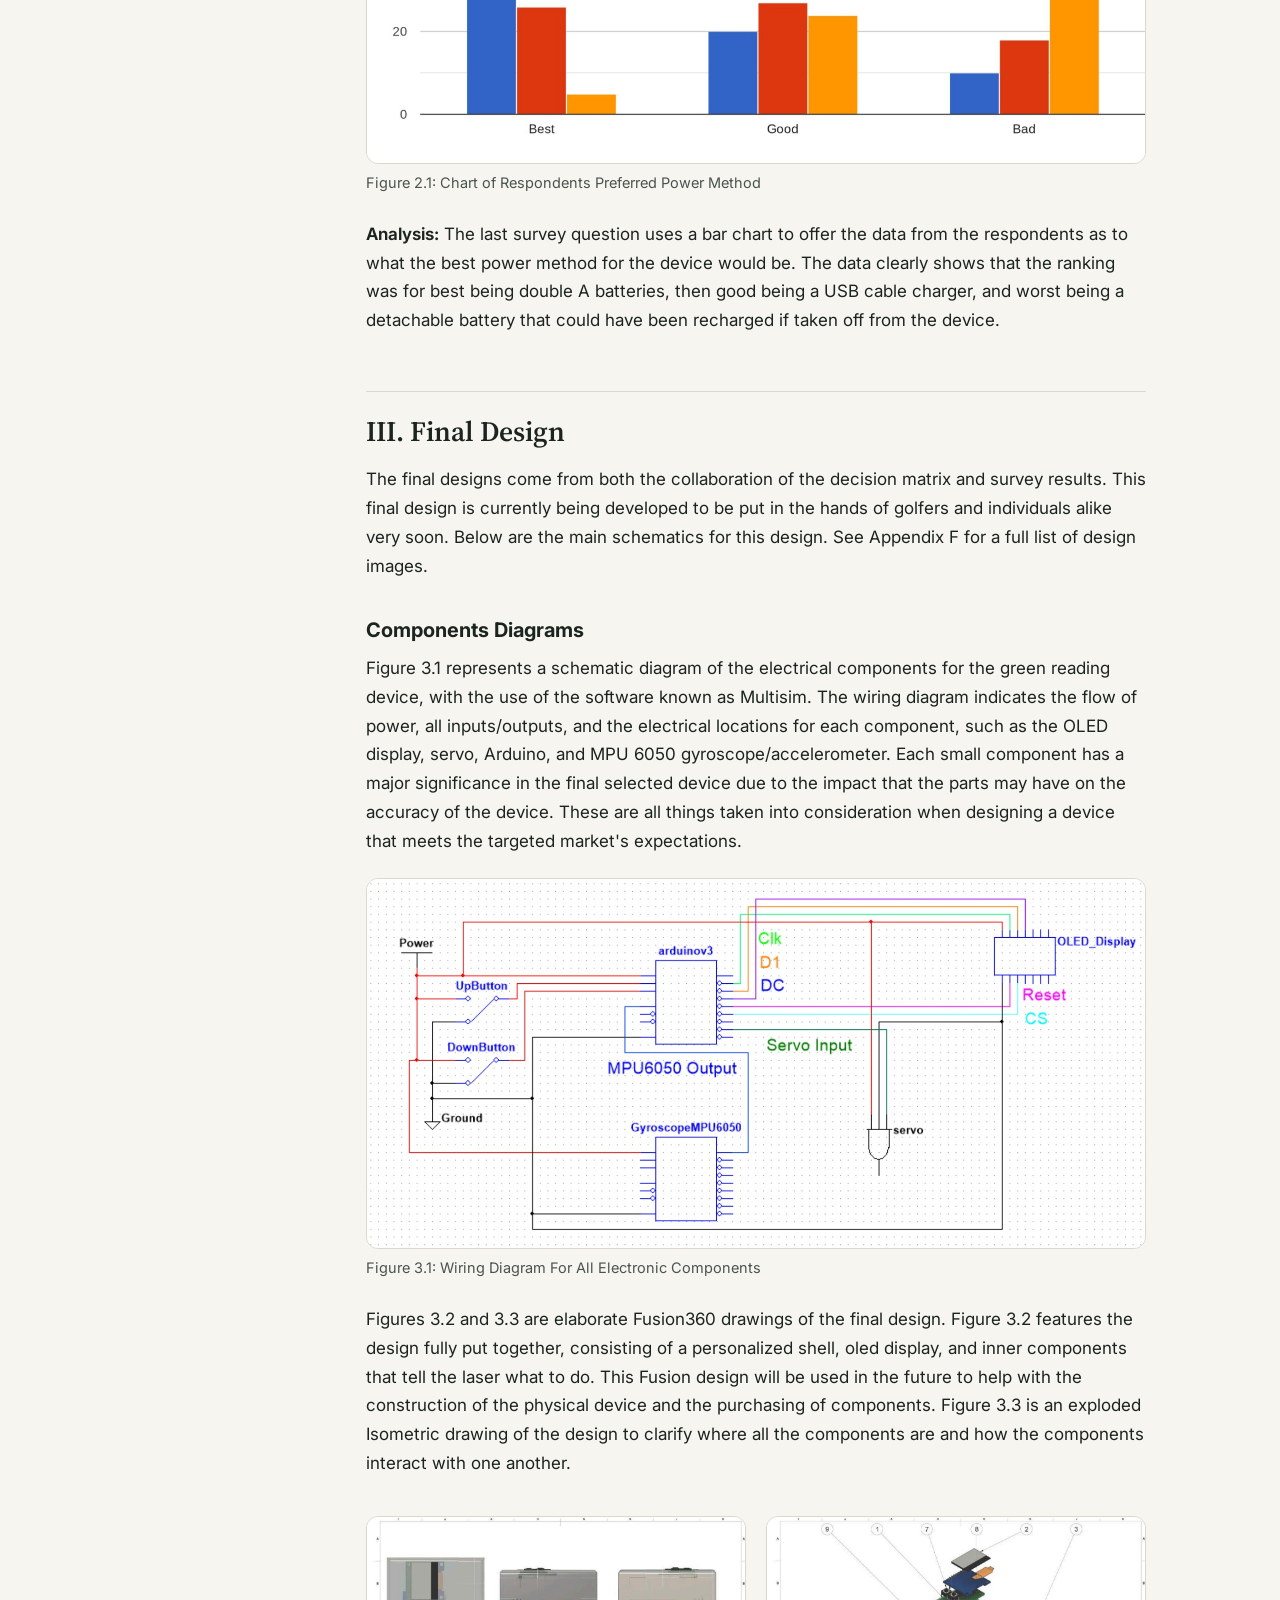
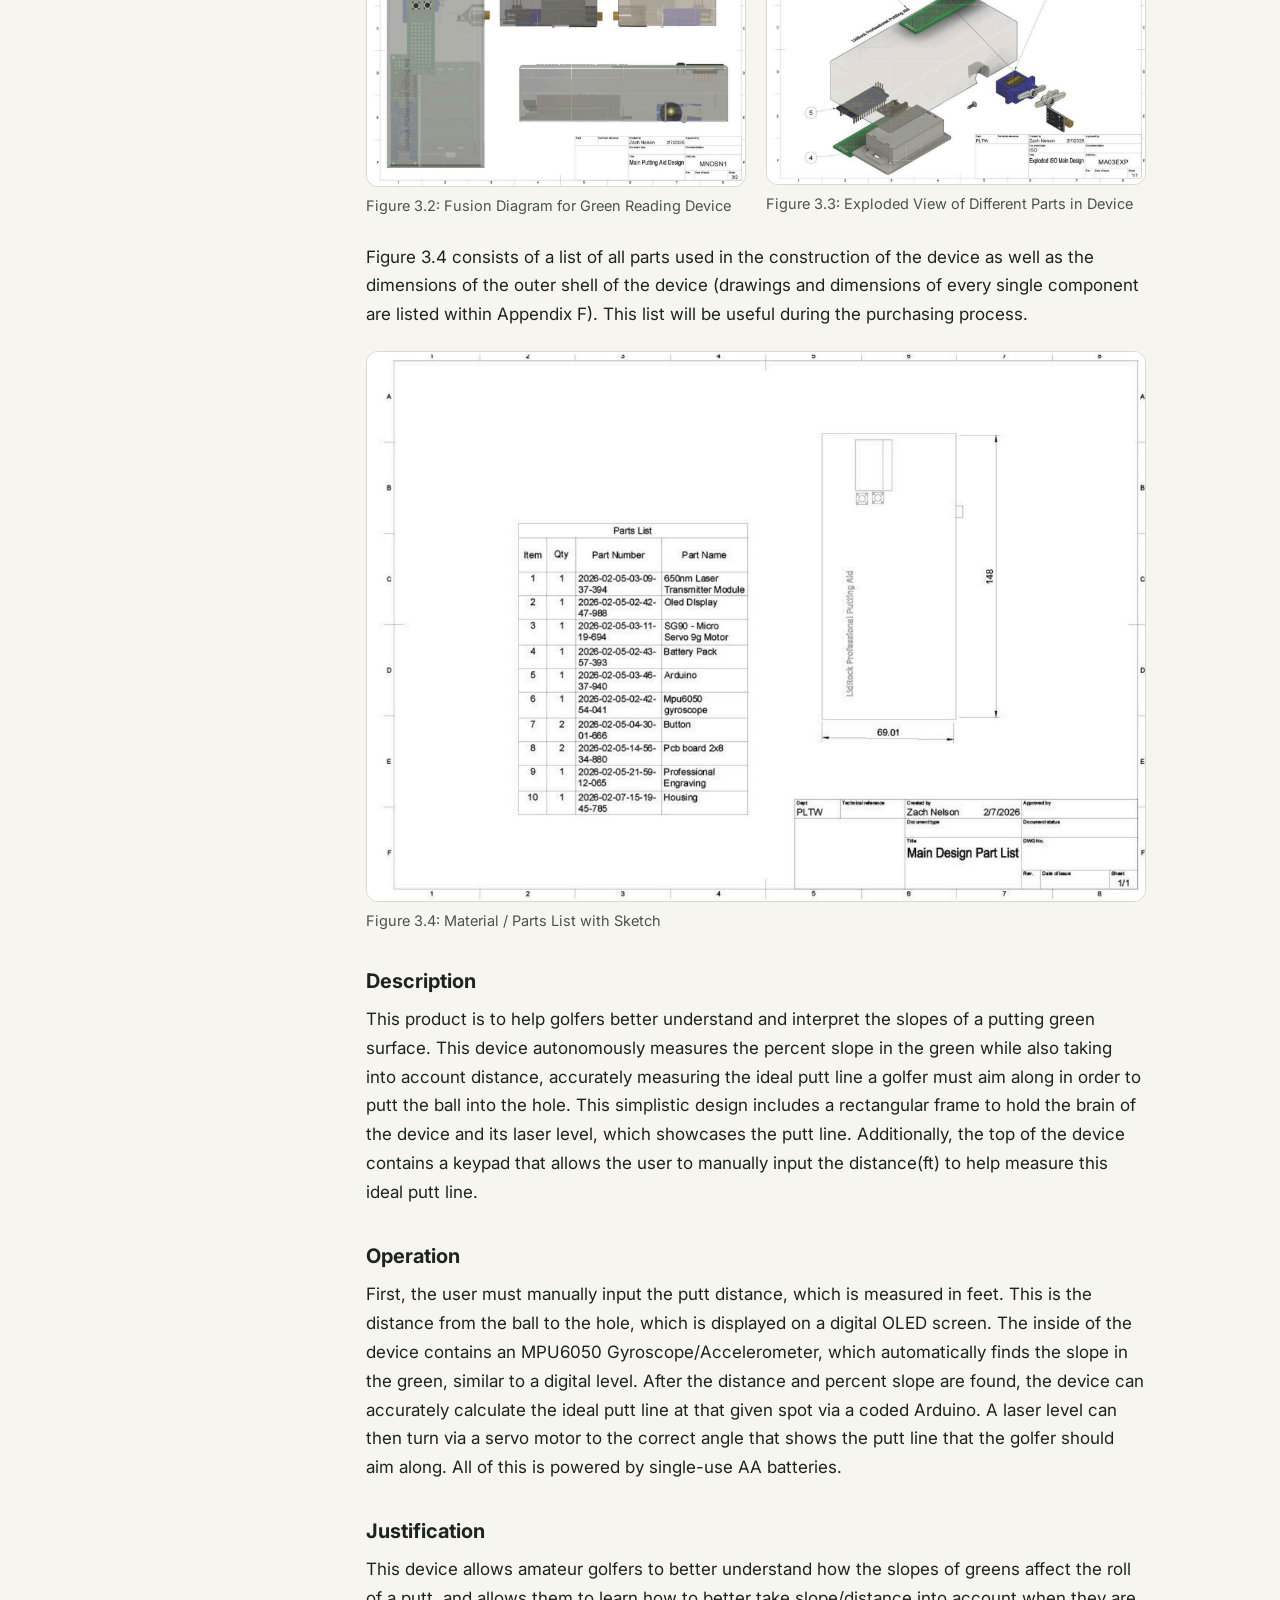
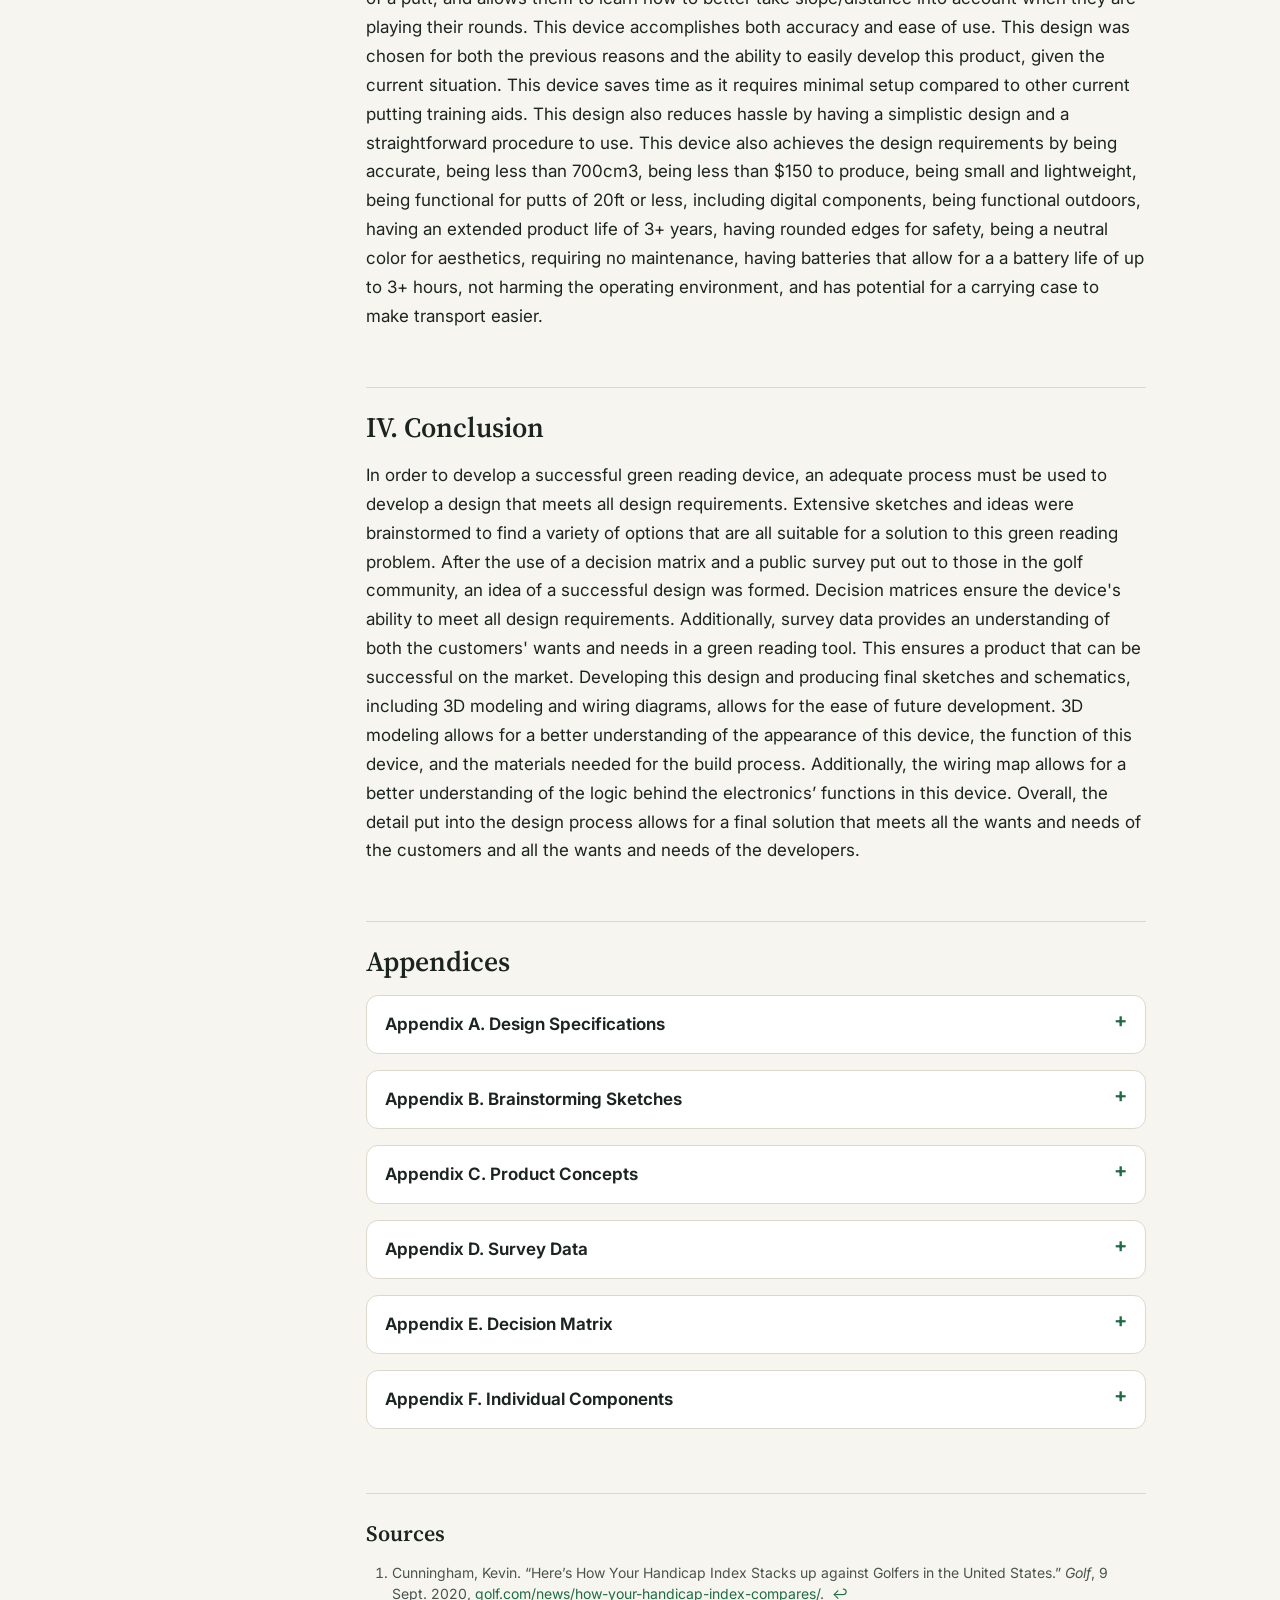
<file: element-d.html>
<!doctype html>
<html lang="en">
<head>
<meta charset="utf-8">
<meta name="viewport" content="width=device-width, initial-scale=1">
<title>Element D: Design Concepts Generation, Analysis, and Selection | Tegan Clancy</title>
<meta name="description" content="Digital Green Reader capstone - Element D: Design Concepts Generation, Analysis, and Selection">
<link rel="preconnect" href="https://fonts.googleapis.com">
<link rel="preconnect" href="https://fonts.gstatic.com" crossorigin>
<link href="https://fonts.googleapis.com/css2?family=Inter:wght@400;500;600;700&family=Source+Serif+4:opsz,wght@8..60,500;8..60,600&display=swap" rel="stylesheet">
<link rel="stylesheet" href="style.css">
<script>
function imgFallback(el) {
  var tries = ["png", "jpeg", "webp"], n = +(el.dataset.try || 0);
  if (n < tries.length) { el.dataset.try = n + 1; el.src = el.src.replace(/\.[a-z]+$/, "." + tries[n]); return; }
  var d = el.dataset, ph = document.createElement("div"); ph.className = "ph";
  ph.innerHTML = '<svg viewBox="0 0 24 24" fill="none" stroke="currentColor" stroke-width="1.6"><rect x="3" y="4" width="18" height="16" rx="2"/><circle cx="9" cy="10" r="2"/><path d="m21 17-5-5-9 8"/></svg>'
    + '<strong>Add image here</strong>'
    + (d.pdf ? '<span class="ph-row"><em>From PDF</em>' + d.pdf + '</span>' : '')
    + (d.cap ? '<span class="ph-row"><em>Figure</em>' + d.cap + '</span>' : '')
    + '<span class="ph-row"><em>Save as</em><code>' + d.img + '.jpg</code></span>';
  el.replaceWith(ph);
}
</script>
</head>
<body>
<header class="topbar"><div class="topbar-inner">
  <a class="brand" href="index.html">Tegan <span>Clancy</span></a>
  <nav class="topnav">
    <a href="index.html">Home</a>
    <a href="project.html" class="active">Capstone</a>
  </nav>
</div></header>
<div class="layout">
<aside class="sidebar">
<a class="back" href="project.html">&larr; Project overview</a>
<p class="label">Project elements</p>
<ol>
<li><a href="element-a.html"><span class="letter">A</span><span class="name">The Problem</span></a></li>
<li><a href="element-b.html"><span class="letter">B</span><span class="name">Prior Solutions</span></a></li>
<li><a href="element-c.html"><span class="letter">C</span><span class="name">Requirements</span></a></li>
<li><a href="element-d.html" class="current" aria-current="page"><span class="letter">D</span><span class="name">Concept Selection</span></a></li>
<li><a href="element-ef.html"><span class="letter">E/F</span><span class="name">STEM &amp; Market</span></a></li>
<li><a href="element-g.html"><span class="letter">G</span><span class="name">Prototype Build</span></a></li>
<li><a href="element-h.html"><span class="letter">H</span><span class="name">Test Plan</span></a></li>
<li><a href="element-i.html"><span class="letter">I</span><span class="name">Results</span></a></li>
</ol>
</aside>
<article class="page-d">
<p class="eyebrow">Element D</p>
<h1>Design Concepts Generation, Analysis, and Selection</h1>
<h2>I. Introduction</h2>
<h3>Problem Statement</h3>
<div class="callout">
<p>In the United States, 44.13% of amateur golfers have 14.9+ handicaps and experience difficulty when reading the slopes of greens.<sup id="fnref:1"><a class="footnote-ref" href="#fn:1">1</a></sup> This difficulty arises from novice golfers lacking experience with reading breaks and from courses having different types of cuts for the greens. This problem leaves high-handicap golfers unsatisfied with themselves, as they consistently average four to five three-putts per 18 holes and end up shooting high scores. Addressing this issue requires that golf stakeholders, performance criteria, and functional requirements be accounted for. These different pieces of criteria ensure that the solution is extremely accurate, consistently reliable, and applicable to a large portion of the golfing industry. Additionally, several different designs were sketched and analyzed with the goal of finding a singular concept that will outcompete the current solutions on the market.</p>
</div>
<h2>II. Brainstorming</h2>
<p>An extremely thorough selection based on the designs in the brainstorming stage was taken into account and chosen through finalization. By finding a design that would represent the entirety of the consumers in the targeted golf market and through conducting research/survey responses, an overall ideal design was decided.</p>
<h3>Requirements</h3>
<p>There were several different specifications that were considered when drafting designs for the green interpreting device. Below are the top five design requirements, whilst the rest of the specifications can be found in Appendix A - Design Specifications.</p>
<ul>
<li><strong>Accuracy</strong> - Angle validity shall have ± 2 degrees maximum error (Shown in Figure 2.1)</li>
<li><strong>Size</strong> - Green golf reading device must not exceed 700 cubic centimeters in volume</li>
<li><strong>Price</strong> - Build price shall not exceed the budget of $100</li>
<li><strong>Weight</strong> - Device shall have a maximum weight of 400 grams</li>
<li><strong>Range</strong> - Design shall work for putts of twenty feet or less</li>
</ul>
<figure class="fig" id="img-c-3-2">
<div class="frame"><img src="c-3-2.jpg" data-img="c-3-2" data-pdf="Element C Outline - NPC" data-cap="Figure 3.2: Results of Surveyors&#x27; Choosing Prices" alt="Figure 2.1: Results of Surveyors&#x27; Choosing Prices" loading="lazy" onerror="imgFallback(this)"></div>
<figcaption>Figure 2.1: Results of Surveyors' Choosing Prices</figcaption>
</figure>
<h3>Sketches</h3>
<p>Overall, many different sketches were drawn and designed with the intended goal of understanding the key features and operations of the device. The ideal design is indicated in the sketches below, with the other brainstormed sketches being located in Appendix B - Brainstorming Sketches.</p>
<div class="fig-grid">
<figure class="fig" id="img-d-2-2">
<div class="frame"><img src="d-2-2.jpg" data-img="d-2-2" data-pdf="Element D Outline - NPC - 1" data-cap="Figure 2.2: Brainstormed Sketch of Ideal Green Reader with Laser Leveler" alt="Figure 2.2: Brainstormed Sketch of Ideal Green Reader with Laser Leveler" loading="lazy" onerror="imgFallback(this)"></div>
<figcaption>Figure 2.2: Brainstormed Sketch of Ideal Green Reader with Laser Leveler</figcaption>
</figure>
<figure class="fig" id="img-d-b03">
<div class="frame"><img src="d-b03.jpg" data-img="d-b03" data-pdf="Element D Outline - NPC - 1" data-cap="Figure 2.3: Rectangular Design with Elevated Border" alt="Figure 2.3: Rectangular Design with Elevated Border" loading="lazy" onerror="imgFallback(this)"></div>
<figcaption>Figure 2.3: Rectangular Design with Elevated Border</figcaption>
</figure>
<figure class="fig" id="img-d-b08">
<div class="frame"><img src="d-b08.jpg" data-img="d-b08" data-pdf="Element D Outline - NPC - 1" data-cap="Figure 2.4: Attachable Clip-on Mount for Device" alt="Figure 2.4: Attachable Clip-on Mount for Device" loading="lazy" onerror="imgFallback(this)"></div>
<figcaption>Figure 2.4: Attachable Clip-on Mount for Device</figcaption>
</figure>
<figure class="fig" id="img-d-b29">
<div class="frame"><img src="d-b29.jpg" data-img="d-b29" data-pdf="Element D Outline - NPC - 1" data-cap="Figure Appendix B29: Both Accelerometer/Secondary Device Calculates Distance (Radio Waves)" alt="Figure Appendix B29: Both Accelerometer/Secondary Device Calculates Distance (Radio Waves)" loading="lazy" onerror="imgFallback(this)"></div>
<figcaption>Figure Appendix B29: Both Accelerometer/Secondary Device Calculates Distance (Radio Waves)</figcaption>
</figure>
<figure class="fig" id="img-d-b18">
<div class="frame"><img src="d-b18.jpg" data-img="d-b18" data-pdf="Element D Outline - NPC - 1" data-cap="Figure Appendix B18: Sleek Grey Design for Device" alt="Figure Appendix B18: Sleek Grey Design for Device" loading="lazy" onerror="imgFallback(this)"></div>
<figcaption>Figure Appendix B18: Sleek Grey Design for Device</figcaption>
</figure>
</div>
<h3>Decision Matrix</h3>
<p>The decision matrix below shows the analysis of every single specified solution and design. There were several different pieces of criteria that were taken into account that led to the final decision as to what the best solution/design was. Based on the rankings for each specification, the design that ended up having the highest score was Design (D1) (5437626), which ranked the highest in the category known as “product life” and consistently scored 4’s in “ease to build, ease of use, accuracy, range, weather condition, green protection”. All specified are key notes that will provide the future product to stand out across the rest of the golf market.</p>
<figure class="fig" id="img-d-e1">
<div class="frame"><img src="d-e1.jpg" data-img="d-e1" data-pdf="Element D Outline - NPC - 1" data-cap="Figure 2: Decision Matrix Chart of Potential Designs Ranked" alt="Figure 2: Decision Matrix Chart of Potential Designs Ranked" loading="lazy" onerror="imgFallback(this)"></div>
<figcaption>Figure 2: Decision Matrix Chart of Potential Designs Ranked</figcaption>
</figure>
<h3>Concepts</h3>
<p>The potential designs shown below consist of design #1 (D1), design #2 (D2), design #3 (D3), and design #4 (D4). Based on the highest ranking from the decision matrix, these four designs were chosen, analyzed, and introduced to the targeted market. Specifically, by being incorporated into the survey, where the potential individual users choose between the four designs to comprehend which would be ideal for the golf market. Below are short summaries/analyses of the different concepts, along with the sketches that belong to each diagram/design.</p>
<h4>Design #1 (D1) (5437625) - Ryan</h4>
<figure class="fig" id="img-d-c5">
<div class="frame"><img src="d-c5.jpg" data-img="d-c5" data-pdf="Element D Outline - NPC - 1" data-cap="Figure 2: Design (D1) (5437625) with Puck Distance Measurer" alt="Figure 2: Design (D1) (5437625) with Puck Distance Measurer" loading="lazy" onerror="imgFallback(this)"></div>
<figcaption>Figure 2: Design (D1) (5437625) with Puck Distance Measurer</figcaption>
</figure>
<p>The (D1) (5437625) design consists of a simplistic rectangular frame that holds two things: the brain device and the laser leveler. Another thing to mention is that the design incorporates a puck-like device that uses an Ultra-Wideband to measure the distance between the device and the puck. This puck is then placed next to the hole on the putting green to provide the distance for the device to then use calculations to find the correct aim. Inside the (D1) (5437625) device, an accelerometer is provided, which is merely a digital leveler that then outputs the exact percentage of slope of the green. Overall, everything in the design is powered by AA batteries and automates without any necessary input for the individual golfer using the device. Further detailed image/information for design can be found in Appendix C - Product Concepts.</p>
<h4>Design #2 (D2) (5437626) - Ryan</h4>
<figure class="fig" id="img-d-c6">
<div class="frame"><img src="d-c6.jpg" data-img="d-c6" data-pdf="Element D Outline - NPC - 1" data-cap="Figure 2: (D2) (5427626) Design with Laser Leveler and Input Keyboard" alt="Figure 2: (D2) (5427626) Design with Laser Leveler and Input Keyboard" loading="lazy" onerror="imgFallback(this)"></div>
<figcaption>Figure 2: (D2) (5427626) Design with Laser Leveler and Input Keyboard</figcaption>
</figure>
<p>The (D2) (5427626) design is very similar to design #1, but with the main differences being that the design does not require the puck distance measurer and rather uses the input from the golfer. The design uses a keypad at the very top of the rectangular frame and gives the user the ability to input the estimated distance in feet between the device and the hole. This then provides a laser leveler (via servo motor), indicating the direction of aim by incorporating a similar accelerator device inside the actual design. Again, all powered by single-use AA batteries. With the addition of accomplishing accuracy and ease of use through a very handheld portable device that can and will function in different weather conditions. Further explained detail for (D2) (5437626) is shown in the appendices, specifically Appendix C.</p>
<h4>Design #3 (D3) (TRID2P2) - Zach</h4>
<figure class="fig" id="img-d-c4">
<div class="frame"><img src="d-c4.jpg" data-img="d-c4" data-pdf="Element D Outline - NPC - 1" data-cap="Figure 2: (D3) (TRID2P2) Design with USB Slot and Carrying Loop" alt="Figure 2: (D3) (TRID2P2) Design with USB Slot and Carrying Loop" loading="lazy" onerror="imgFallback(this)"></div>
<figcaption>Figure 2: (D3) (TRID2P2) Design with USB Slot and Carrying Loop</figcaption>
</figure>
<p>The (D3) (TRID2P2) design is a slim, triangular green reading device designed to provide a visual aid to golfers during putting and to help predict the slope of the green. The device has a durable black plastic shell, designed to look both professional and sleek. The center of the product features a display screen that includes percent slope, distance from the hole, and an arrow indicating which direction to aim the putt. The power button is to the right of the display screen, with the USB being on the outer side, allowing it to easily be recharged. This device also includes small legs at the bottom to prevent damage and ensure the calculated percent slope is as accurate as possible. Overall, a very solid brainstormed design that takes into account several different variables on the putting green and provides an output useful for the individual golfer. View Appendix C below for the rest of the justification and operation of the concept.</p>
<h4>Design #4 (D4) (DF2) - Tegan</h4>
<figure class="fig" id="img-d-c2">
<div class="frame"><img src="d-c2.jpg" data-img="d-c2" data-pdf="Element D Outline - NPC - 1" data-cap="Figure 2: (D4) (DF2) Cubic Design with Slider and Digital Displays" alt="Figure 2: (D4) (DF2) Cubic Design with Slider and Digital Displays" loading="lazy" onerror="imgFallback(this)"></div>
<figcaption>Figure 2: (D4) (DF2) Cubic Design with Slider and Digital Displays</figcaption>
</figure>
<p>The final design (D4) (DF2) is a square-sized dedicated training box which, similarly to the previous designs, takes the manually inputted distances by the golfer and the bubble level sensor to provide an output of the intended aim for putting. Has many different features, with one of the key ones being that the corners are gel-like, meaning that any sort of placement onto the putting green would prevent all forms of damage/harm to the grass. Another one of the features not mentioned is the unit slider. This slider is found below the digital input display and can be used to change the units that the device takes in based on the distance between the square green assistance device and the putting green hole. The options consist of feet, meters, and yards, thus making it very feasible for the individual golfer to use the slider. The bubble level is another part and one of the key components of the input aspect of the device. Specifically, the leveler automatically interprets the slope of the green by using gravity to position the air bubble at the highest point in the circle diagram. Lastly, at the very top of the diagram, there are direction indicators that are outputs based on both the distance number input into the display screen and the readings from the illuminated circular leveler. These direction indicators are the main visual aspect that golfers would be looking at when the device is being used on a putting green. Ultimately, any other additional information about the concept can be found in Appendix C.</p>
<h3>Survey Results</h3>
<p>For the aspects of the final design, a survey was conducted among the golf market with the intention of finding several different preferences of the consumers. These preferences were then discovered through the use of non-biased questions for the golfers to answer. The key preferences that the survey offered to the market were: to learn the ideal unit of measurement for the device, to find the preference between manual and automatic input, to understand the consumers preferences between the four different concepts/designs, to learn which is the preferred shape for the design, to find the ideal power method, and lastly to see again how much the consumer would be willing to spend on this proposed solution. The majority of these answers from the survey respondents can be found below here, with the addition of any other survey questions (not mentioned here) being able to be found at the very bottom in Appendix D - Survey Data.</p>
<figure class="fig" id="img-d-d5">
<div class="frame"><img src="d-d5.jpg" data-img="d-d5" data-pdf="Element D Outline - NPC - 1" data-cap="Figure 2: Ideal Measurement based on Golfers&#x27; Preference" alt="Figure 2: Ideal Measurement based on Golfers&#x27; Preference" loading="lazy" onerror="imgFallback(this)"></div>
<figcaption>Figure 2: Ideal Measurement based on Golfers' Preference</figcaption>
</figure>
<p><strong>Analysis:</strong> The survey question regarding the ideal unit of measurement for the distance between the hole and the putting device impacts the final design selected. The 71 individuals who met the respondents' golfing requirement had provided the data that feet were much more ideal / favored compared to the other units, such as yards, meters, and paces.</p>
<figure class="fig" id="img-d-d6">
<div class="frame"><img src="d-d6.jpg" data-img="d-d6" data-pdf="Element D Outline - NPC - 1" data-cap="Figure 2: Pie Chart of Manual or Automatic Input" alt="Figure 2: Pie Chart of Manual or Automatic Input" loading="lazy" onerror="imgFallback(this)"></div>
<figcaption>Figure 2: Pie Chart of Manual or Automatic Input</figcaption>
</figure>
<p><strong>Analysis:</strong> The survey question here indicates that the targeted golfing market prefers to manually input the given distance between the hole and the putting device rather than having the device automatically measure it. Meaning that the selected final concept requires some form of input option for the individual using it.</p>
<figure class="fig" id="img-d-d7">
<div class="frame"><img src="d-d7.jpg" data-img="d-d7" data-pdf="Element D Outline - NPC - 1" data-cap="Figure 2.1: Respondents&#x27; Chart of Ranked Design Based on Suitability" alt="Figure 2.1: Respondents&#x27; Chart of Ranked Design Based on Suitability" loading="lazy" onerror="imgFallback(this)"></div>
<figcaption>Figure 2.1: Respondents' Chart of Ranked Design Based on Suitability</figcaption>
</figure>
<p><strong>Analysis:</strong> This chart is based on a ranking between the designs D1, D2, D3, and D4 regarding one specific aspect of the final selected design, known as suitability. By quite a bit of data, the 71 respondents indicated that the best sketch/concept/diagram was (D2) (5427626) based on incorporating the aspect of the diagram into training and practice. In addition, across the respondents data, it can be interpreted that the next highest ranked design based on usage opinions was (D1) (5437625). Additionally, all other rankings between the four designs based on other factors/criteria can be located in Appendix C.</p>
<figure class="fig" id="img-d-d10">
<div class="frame"><img src="d-d10.jpg" data-img="d-d10" data-pdf="Element D Outline - NPC - 1" data-cap="Figure 2.1: Pie Chart of Respondents&#x27; Preferred Shape of the Frame" alt="Figure 2.1: Pie Chart of Respondents&#x27; Preferred Shape of the Frame" loading="lazy" onerror="imgFallback(this)"></div>
<figcaption>Figure 2.1: Pie Chart of Respondents' Preferred Shape of the Frame</figcaption>
</figure>
<p><strong>Analysis:</strong> The pie chart of this survey question highlighted the targeted golf market’s preference as to what the shape of the golf green reading device should be. A substantial portion of the responses preferred a rectangular design with rounded edges compared to the triangular and rectangular design shapes.</p>
<figure class="fig" id="img-d-d11">
<div class="frame"><img src="d-d11.jpg" data-img="d-d11" data-pdf="Element D Outline - NPC - 1" data-cap="Figure 2.1: Chart of Respondents Preferred Power Method" alt="Figure 2.1: Chart of Respondents Preferred Power Method" loading="lazy" onerror="imgFallback(this)"></div>
<figcaption>Figure 2.1: Chart of Respondents Preferred Power Method</figcaption>
</figure>
<p><strong>Analysis:</strong> The last survey question uses a bar chart to offer the data from the respondents as to what the best power method for the device would be. The data clearly shows that the ranking was for best being double A batteries, then good being a USB cable charger, and worst being a detachable battery that could have been recharged if taken off from the device.</p>
<h2>III. Final Design</h2>
<p>The final designs come from both the collaboration of the decision matrix and survey results. This final design is currently being developed to be put in the hands of golfers and individuals alike very soon. Below are the main schematics for this design. See Appendix F for a full list of design images.</p>
<h3>Components Diagrams</h3>
<p>Figure 3.1 represents a schematic diagram of the electrical components for the green reading device, with the use of the software known as Multisim. The wiring diagram indicates the flow of power, all inputs/outputs, and the electrical locations for each component, such as the OLED display, servo, Arduino, and MPU 6050 gyroscope/accelerometer. Each small component has a major significance in the final selected device due to the impact that the parts may have on the accuracy of the device. These are all things taken into consideration when designing a device that meets the targeted market's expectations.</p>
<figure class="fig" id="img-d-f1">
<div class="frame"><img src="d-f1.jpg" data-img="d-f1" data-pdf="Element D Outline - NPC - 1" data-cap="Figure 3.1: Wiring Diagram For All Electronic Components" alt="Figure 3.1: Wiring Diagram For All Electronic Components" loading="lazy" onerror="imgFallback(this)"></div>
<figcaption>Figure 3.1: Wiring Diagram For All Electronic Components</figcaption>
</figure>
<p>Figures 3.2 and 3.3 are elaborate Fusion360 drawings of the final design. Figure 3.2 features the design fully put together, consisting of a personalized shell, oled display, and inner components that tell the laser what to do. This Fusion design will be used in the future to help with the construction of the physical device and the purchasing of components. Figure 3.3 is an exploded Isometric drawing of the design to clarify where all the components are and how the components interact with one another.</p>
<div class="fig-grid">
<figure class="fig" id="img-d-f2">
<div class="frame"><img src="d-f2.jpg" data-img="d-f2" data-pdf="Element D Outline - NPC - 1" data-cap="Figure 3.2: Fusion Diagram for Green Reading Device" alt="Figure 3.2: Fusion Diagram for Green Reading Device" loading="lazy" onerror="imgFallback(this)"></div>
<figcaption>Figure 3.2: Fusion Diagram for Green Reading Device</figcaption>
</figure>
<figure class="fig" id="img-d-f3">
<div class="frame"><img src="d-f3.jpg" data-img="d-f3" data-pdf="Element D Outline - NPC - 1" data-cap="Figure 3.3: Exploded View of Different Parts in Device" alt="Figure 3.3: Exploded View of Different Parts in Device" loading="lazy" onerror="imgFallback(this)"></div>
<figcaption>Figure 3.3: Exploded View of Different Parts in Device</figcaption>
</figure>
</div>
<p>Figure 3.4 consists of a list of all parts used in the construction of the device as well as the dimensions of the outer shell of the device (drawings and dimensions of every single component are listed within Appendix F). This list will be useful during the purchasing process.</p>
<figure class="fig" id="img-d-f4">
<div class="frame"><img src="d-f4.jpg" data-img="d-f4" data-pdf="Element D Outline - NPC - 1" data-cap="Figure 3.4: Material / Parts List with Sketch" alt="Figure 3.4: Material / Parts List with Sketch" loading="lazy" onerror="imgFallback(this)"></div>
<figcaption>Figure 3.4: Material / Parts List with Sketch</figcaption>
</figure>
<h3>Description</h3>
<p>This product is to help golfers better understand and interpret the slopes of a putting green surface. This device autonomously measures the percent slope in the green while also taking into account distance, accurately measuring the ideal putt line a golfer must aim along in order to putt the ball into the hole. This simplistic design includes a rectangular frame to hold the brain of the device and its laser level, which showcases the putt line. Additionally, the top of the device contains a keypad that allows the user to manually input the distance(ft) to help measure this ideal putt line.</p>
<h3>Operation</h3>
<p>First, the user must manually input the putt distance, which is measured in feet. This is the distance from the ball to the hole, which is displayed on a digital OLED screen. The inside of the device contains an MPU6050 Gyroscope/Accelerometer, which automatically finds the slope in the green, similar to a digital level. After the distance and percent slope are found, the device can accurately calculate the ideal putt line at that given spot via a coded Arduino. A laser level can then turn via a servo motor to the correct angle that shows the putt line that the golfer should aim along. All of this is powered by single-use AA batteries.</p>
<h3>Justification</h3>
<p>This device allows amateur golfers to better understand how the slopes of greens affect the roll of a putt, and allows them to learn how to better take slope/distance into account when they are playing their rounds. This device accomplishes both accuracy and ease of use. This design was chosen for both the previous reasons and the ability to easily develop this product, given the current situation. This device saves time as it requires minimal setup compared to other current putting training aids. This design also reduces hassle by having a simplistic design and a straightforward procedure to use. This device also achieves the design requirements by being accurate, being less than 700cm3, being less than $150 to produce, being small and lightweight, being functional for putts of 20ft or less, including digital components, being functional outdoors, having an extended product life of 3+ years, having rounded edges for safety, being a neutral color for aesthetics, requiring no maintenance, having batteries that allow for a a battery life of up to 3+ hours, not harming the operating environment, and has potential for a carrying case to make transport easier.</p>
<h2>IV. Conclusion</h2>
<p>In order to develop a successful green reading device, an adequate process must be used to develop a design that meets all design requirements. Extensive sketches and ideas were brainstormed to find a variety of options that are all suitable for a solution to this green reading problem. After the use of a decision matrix and a public survey put out to those in the golf community, an idea of a successful design was formed. Decision matrices ensure the device's ability to meet all design requirements. Additionally, survey data provides an understanding of both the customers' wants and needs in a green reading tool. This ensures a product that can be successful on the market. Developing this design and producing final sketches and schematics, including 3D modeling and wiring diagrams, allows for the ease of future development. 3D modeling allows for a better understanding of the appearance of this device, the function of this device, and the materials needed for the build process. Additionally, the wiring map allows for a better understanding of the logic behind the electronics’ functions in this device. Overall, the detail put into the design process allows for a final solution that meets all the wants and needs of the customers and all the wants and needs of the developers.</p>
<h2>Appendices</h2>
<details class="appendix">
<summary>Appendix A. Design Specifications</summary>
<div class="inner">
<h4>1. Accuracy</h4>
<p><strong>Specification:</strong> Angle accuracy shall have ± 2 degrees maximum error.</p>
<p><strong>Rationale (self-imposed):</strong> As shown in Figure 3.1, a survey of golf players found that a large majority of respondents rated accuracy as the most critical aspect of a putting assistance device. Therefore, when creating a solution for golf green readers, it is essential to make sure that the product is accurate and has minimal error.</p>
<figure class="fig" id="img-c-3-1">
<div class="frame"><img src="c-3-1.jpg" data-img="c-3-1" data-pdf="Element C Outline - NPC" data-cap="Figure 3.1: Results of Surveyors&#x27; Ranking for Aspects" alt="Figure Appendix A1: Results of Surveyors&#x27; Ranking for Aspects" loading="lazy" onerror="imgFallback(this)"></div>
<figcaption>Figure Appendix A1: Results of Surveyors' Ranking for Aspects</figcaption>
</figure>
<h4>2. Size</h4>
<p><strong>Specification:</strong> The golf green reading device must not exceed 700 cubic centimeters in volume.</p>
<p><strong>Rationale:</strong> The device must be convenient for golfers to carry; therefore, a compact, portable form factor is a primary criterion. This keeps it relatively portable for golfers, giving them the ability to keep the putting device in their golf bag or golf cart.</p>
<h4>3. Price</h4>
<p><strong>Specification:</strong> The build price shall not exceed $100</p>
<p><strong>Rationale:</strong> A survey found that about 70% of respondents want a product under $100. This is shown in Figure 3.2 below.</p>
<figure class="fig">
<div class="frame"><img src="c-3-2.jpg" data-img="c-3-2" data-pdf="Element C Outline - NPC" data-cap="Figure 3.2: Results of Surveyors&#x27; Choosing Prices" alt="Figure Appendix A2: Results of Surveyors&#x27; Choosing Prices" loading="lazy" onerror="imgFallback(this)"></div>
<figcaption>Figure Appendix A2: Results of Surveyors' Choosing Prices</figcaption>
</figure>
<h4>4. Weight</h4>
<p><strong>Specification:</strong> The device shall have a maximum weight of 400 grams.</p>
<p><strong>Rationale:</strong> Existing products, such as the BreakMaster Digital Green Reader, have a mass of approximately 130 grams.<sup id="fnref:2"><a class="footnote-ref" href="#fn:2">2</a></sup> These devices, however, are much less complex than the technological components the solution being created will have. To account for the multitude of extra components, the device must be around 400 grams, keeping it relatively light.</p>
<h4>5. Range</h4>
<p><strong>Specification:</strong> This device shall work for putts 20 ft or less.</p>
<p><strong>Rationale:</strong> It is recommended that golfers spend the majority of their time practicing putts 20ft and in, with an emphasis on putts around 10ft.<sup id="fnref:3"><a class="footnote-ref" href="#fn:3">3</a></sup></p>
<h4>6. Includes Digital Display</h4>
<p><strong>Specification:</strong> This device shall include a digital display.</p>
<p><strong>Rationale:</strong> A digital display allows for a better user interface and experience. This leads to an easier-to-understand device and can also increase the performance of our device. Additionally, many current products have digital displays.<sup id="fnref:4"><a class="footnote-ref" href="#fn:4">4</a></sup></p>
<h4>7. Operating Environment</h4>
<p><strong>Specification:</strong> This device shall be able to withstand light rain and any outdoor temperatures (-35 °C to 50 °C)</p>
<p><strong>Rationale:</strong> This device is being used outside and therefore must be able to withstand the elements. Being water-resistant ensures accurate and safe usage in all weather conditions, thereby maintaining the device's quality.</p>
<h4>8. Product Life</h4>
<p><strong>Specification:</strong> The device shall have a lifespan of at least 3 years under normal outdoor conditions: wind, rain, cold, heat, etc.</p>
<p><strong>Rationale:</strong> Most golf-related products on the market have a specified 3-year warranty on electronics.<sup id="fnref:5"><a class="footnote-ref" href="#fn:5">5</a></sup> To keep up with competitors, the solution shall be able to keep up with the expectations that competitors set.</p>
<h4>9. Material</h4>
<p><strong>Specification:</strong> The solution shall have no sharp points that can lead to injury and utilize a rubberized material.</p>
<p><strong>Rationale:</strong> Using a rubberized material around the edges of the solution will smooth out the edges and reduce the chance of dropping the device during use.</p>
<h4>10. Aesthetics</h4>
<p><strong>Specification:</strong> The device shall have a professional appearance, similar to other golf products, in a neutral color.</p>
<p><strong>Rationale:</strong> Similar products have a minimalist design, making them appealing to professionals and increasing the usability, meaning there is an industry expecting aesthetic design.</p>
<h4>11. Maintenance</h4>
<p><strong>Specification:</strong> This device shall require no maintenance</p>
<p><strong>Rationale:</strong> Requiring maintenance severely diminishes the value of the product, deterring customers from purchasing.</p>
<h4>12. Battery Life</h4>
<p><strong>Specification:</strong> The battery life shall last at least 3 hours and be able to recharge in 1 hour or less</p>
<p><strong>Rationale:</strong> This ensures the device can last for a golfer's entire practice routine and can be quickly recharged for continued use.</p>
<h4>13. Global Environment</h4>
<p><strong>Specification:</strong> The device shall not cause harm to a putting surface, any part of a golf course, or the surrounding environment.</p>
<p><strong>Rationale:</strong> Being able to function without damage to a course would ensure golfers can use it anywhere. This results in a larger customer base and less deterring from purchasing.</p>
<h4>14. Carrying Case</h4>
<p><strong>Specification:</strong> This device shall have a carrying case</p>
<p><strong>Rationale:</strong> A carrying case will provide both protection and ease of transportation. Additionally, as shown in Figure 3.3, only a few prior products include a carrying case, giving the device an advantage over the competition.</p>
</div>
</details>
<details class="appendix">
<summary>Appendix B. Brainstorming Sketches</summary>
<div class="inner">
<p>All of the quick, drawn sketches that can be found under here are images that were drawn with the intention of brainstorming ideas for the device and focusing on speed. Starting with creating extremely simplified sketches allows for the overall design process to be more efficient and easier to improve. The drawings that were brainstormed are listed as Figures below here.</p>
<div class="fig-grid">
<figure class="fig" id="img-d-b01">
<div class="frame"><img src="d-b01.jpg" data-img="d-b01" data-pdf="Element D Outline - NPC - 1" data-cap="Figure Appendix B1: Oval Design with Rubber Ring" alt="Figure Appendix B1: Oval Design with Rubber Ring" loading="lazy" onerror="imgFallback(this)"></div>
<figcaption>Figure Appendix B1: Oval Design with Rubber Ring</figcaption>
</figure>
<figure class="fig" id="img-d-b02">
<div class="frame"><img src="d-b02.jpg" data-img="d-b02" data-pdf="Element D Outline - NPC - 1" data-cap="Figure Appendix B2: Rectangular Design with Bubble Level" alt="Figure Appendix B2: Rectangular Design with Bubble Level" loading="lazy" onerror="imgFallback(this)"></div>
<figcaption>Figure Appendix B2: Rectangular Design with Bubble Level</figcaption>
</figure>
<figure class="fig">
<div class="frame"><img src="d-b03.jpg" data-img="d-b03" data-pdf="Element D Outline - NPC - 1" data-cap="Figure 2.3: Rectangular Design with Elevated Border" alt="Figure Appendix B3: Rectangular Design with Elevated Border" loading="lazy" onerror="imgFallback(this)"></div>
<figcaption>Figure Appendix B3: Rectangular Design with Elevated Border</figcaption>
</figure>
<figure class="fig" id="img-d-b04">
<div class="frame"><img src="d-b04.jpg" data-img="d-b04" data-pdf="Element D Outline - NPC - 1" data-cap="Figure Appendix B4: Rectangular Design with Bubble Level" alt="Figure Appendix B4: Rectangular Design with Bubble Level" loading="lazy" onerror="imgFallback(this)"></div>
<figcaption>Figure Appendix B4: Rectangular Design with Bubble Level</figcaption>
</figure>
<figure class="fig" id="img-d-b05">
<div class="frame"><img src="d-b05.jpg" data-img="d-b05" data-pdf="Element D Outline - NPC - 1" data-cap="Figure Appendix B5: Hollowed Design with Direction Indicators" alt="Figure Appendix B5: Hollowed Design with Direction Indicators" loading="lazy" onerror="imgFallback(this)"></div>
<figcaption>Figure Appendix B5: Hollowed Design with Direction Indicators</figcaption>
</figure>
<figure class="fig" id="img-d-b06">
<div class="frame"><img src="d-b06.jpg" data-img="d-b06" data-pdf="Element D Outline - NPC - 1" data-cap="Figure Appendix B6: Spherical Design with Illuminated Leveler" alt="Figure Appendix B6: Spherical Design with Illuminated Leveler" loading="lazy" onerror="imgFallback(this)"></div>
<figcaption>Figure Appendix B6: Spherical Design with Illuminated Leveler</figcaption>
</figure>
<figure class="fig" id="img-d-b07">
<div class="frame"><img src="d-b07.jpg" data-img="d-b07" data-pdf="Element D Outline - NPC - 1" data-cap="Figure Appendix B7: Rectangular Design with Gel Corner Guards" alt="Figure Appendix B7: Rectangular Design with Gel Corner Guards" loading="lazy" onerror="imgFallback(this)"></div>
<figcaption>Figure Appendix B7: Rectangular Design with Gel Corner Guards</figcaption>
</figure>
<figure class="fig">
<div class="frame"><img src="d-b08.jpg" data-img="d-b08" data-pdf="Element D Outline - NPC - 1" data-cap="Figure 2.4: Attachable Clip-on Mount for Device" alt="Figure Appendix B8: Attachable Clip-on Mount" loading="lazy" onerror="imgFallback(this)"></div>
<figcaption>Figure Appendix B8: Attachable Clip-on Mount</figcaption>
</figure>
<figure class="fig" id="img-d-b09">
<div class="frame"><img src="d-b09.jpg" data-img="d-b09" data-pdf="Element D Outline - NPC - 1" data-cap="Figure Appendix B9: Contour Plot for Device" alt="Figure Appendix B9: Contour Plot for Device" loading="lazy" onerror="imgFallback(this)"></div>
<figcaption>Figure Appendix B9: Contour Plot for Device</figcaption>
</figure>
<figure class="fig" id="img-d-b10">
<div class="frame"><img src="d-b10.jpg" data-img="d-b10" data-pdf="Element D Outline - NPC - 1" data-cap="Figure Appendix B10: Device with Raised Rubber Feet" alt="Figure Appendix B10: Device with Raised Rubber Feet" loading="lazy" onerror="imgFallback(this)"></div>
<figcaption>Figure Appendix B10: Device with Raised Rubber Feet</figcaption>
</figure>
<figure class="fig" id="img-d-b11">
<div class="frame"><img src="d-b11.jpg" data-img="d-b11" data-pdf="Element D Outline - NPC - 1" data-cap="Figure Appendix B11: Screen Lip on Device" alt="Figure Appendix B11: Screen Lip on Device" loading="lazy" onerror="imgFallback(this)"></div>
<figcaption>Figure Appendix B11: Screen Lip on Device</figcaption>
</figure>
<figure class="fig" id="img-d-b12">
<div class="frame"><img src="d-b12.jpg" data-img="d-b12" data-pdf="Element D Outline - NPC - 1" data-cap="Figure Appendix B12: Lightweight Plastic Shell for Device" alt="Figure Appendix B12: Lightweight Plastic Shell for Device" loading="lazy" onerror="imgFallback(this)"></div>
<figcaption>Figure Appendix B12: Lightweight Plastic Shell for Device</figcaption>
</figure>
<figure class="fig" id="img-d-b13">
<div class="frame"><img src="d-b13.jpg" data-img="d-b13" data-pdf="Element D Outline - NPC - 1" data-cap="Figure Appendix B13: Slope Percentage Number on Display Screen" alt="Figure Appendix B13: Slope Percentage Number on Display Screen" loading="lazy" onerror="imgFallback(this)"></div>
<figcaption>Figure Appendix B13: Slope Percentage Number on Display Screen</figcaption>
</figure>
<figure class="fig" id="img-d-b14">
<div class="frame"><img src="d-b14.jpg" data-img="d-b14" data-pdf="Element D Outline - NPC - 1" data-cap="Figure Appendix B14: Distance Adjustment Feature on Display Screen" alt="Figure Appendix B14: Distance Adjustment Feature on Display Screen" loading="lazy" onerror="imgFallback(this)"></div>
<figcaption>Figure Appendix B14: Distance Adjustment Feature on Display Screen</figcaption>
</figure>
<figure class="fig" id="img-d-b15">
<div class="frame"><img src="d-b15.jpg" data-img="d-b15" data-pdf="Element D Outline - NPC - 1" data-cap="Figure Appendix B15: Ergonomic Design with Hand Grip" alt="Figure Appendix B15: Ergonomic Design with Hand Grip" loading="lazy" onerror="imgFallback(this)"></div>
<figcaption>Figure Appendix B15: Ergonomic Design with Hand Grip</figcaption>
</figure>
<figure class="fig" id="img-d-b16">
<div class="frame"><img src="d-b16.jpg" data-img="d-b16" data-pdf="Element D Outline - NPC - 1" data-cap="Figure Appendix B16: Tilted Screen Angle without any Glare" alt="Figure Appendix B16: Tilted Screen Angle without any Glare" loading="lazy" onerror="imgFallback(this)"></div>
<figcaption>Figure Appendix B16: Tilted Screen Angle without any Glare</figcaption>
</figure>
<figure class="fig" id="img-d-b17">
<div class="frame"><img src="d-b17.jpg" data-img="d-b17" data-pdf="Element D Outline - NPC - 1" data-cap="Figure Appendix B17: Protective Cover for Case" alt="Figure Appendix B17: Protective Cover for Case" loading="lazy" onerror="imgFallback(this)"></div>
<figcaption>Figure Appendix B17: Protective Cover for Case</figcaption>
</figure>
<figure class="fig">
<div class="frame"><img src="d-b18.jpg" data-img="d-b18" data-pdf="Element D Outline - NPC - 1" data-cap="Figure Appendix B18: Sleek Grey Design for Device" alt="Figure Appendix B18: Sleek Grey Design for Device" loading="lazy" onerror="imgFallback(this)"></div>
<figcaption>Figure Appendix B18: Sleek Grey Design for Device</figcaption>
</figure>
<figure class="fig" id="img-d-b19">
<div class="frame"><img src="d-b19.jpg" data-img="d-b19" data-pdf="Element D Outline - NPC - 1" data-cap="Figure Appendix B19: Simplified Design with Power Button" alt="Figure Appendix B19: Simplified Design with Power Button" loading="lazy" onerror="imgFallback(this)"></div>
<figcaption>Figure Appendix B19: Simplified Design with Power Button</figcaption>
</figure>
<figure class="fig" id="img-d-b20">
<div class="frame"><img src="d-b20.jpg" data-img="d-b20" data-pdf="Element D Outline - NPC - 1" data-cap="Figure Appendix B20: Rounded Edges Design with Green Assist" alt="Figure Appendix B20: Rounded Edges Design with Green Assist" loading="lazy" onerror="imgFallback(this)"></div>
<figcaption>Figure Appendix B20: Rounded Edges Design with Green Assist</figcaption>
</figure>
<figure class="fig" id="img-d-b21">
<div class="frame"><img src="d-b21.jpg" data-img="d-b21" data-pdf="Element D Outline - NPC - 1" data-cap="Figure Appendix B21: Arrow Pointing Towards Direction" alt="Figure Appendix B21: Arrow Pointing Towards Direction" loading="lazy" onerror="imgFallback(this)"></div>
<figcaption>Figure Appendix B21: Arrow Pointing Towards Direction</figcaption>
</figure>
<figure class="fig" id="img-d-b22">
<div class="frame"><img src="d-b22.jpg" data-img="d-b22" data-pdf="Element D Outline - NPC - 1" data-cap="Figure Appendix B22: USB Port Design with Charge Option" alt="Figure Appendix B22: USB Port Design with Charge Option" loading="lazy" onerror="imgFallback(this)"></div>
<figcaption>Figure Appendix B22: USB Port Design with Charge Option</figcaption>
</figure>
<figure class="fig" id="img-d-b23">
<div class="frame"><img src="d-b23.jpg" data-img="d-b23" data-pdf="Element D Outline - NPC - 1" data-cap="Figure Appendix B23: Accelerometer+Distance Input to Showcase Putt Line" alt="Figure Appendix B23: Accelerometer+Distance Input to Showcase Putt Line" loading="lazy" onerror="imgFallback(this)"></div>
<figcaption>Figure Appendix B23: Accelerometer+Distance Input to Showcase Putt Line</figcaption>
</figure>
<figure class="fig" id="img-d-b24">
<div class="frame"><img src="d-b24.jpg" data-img="d-b24" data-pdf="Element D Outline - NPC - 1" data-cap="Figure Appendix B24: Same as Previous, but with a Stronger Aluminium Frame" alt="Figure Appendix B24: Same as Previous, but with a Stronger Aluminium Frame" loading="lazy" onerror="imgFallback(this)"></div>
<figcaption>Figure Appendix B24: Same as Previous, but with a Stronger Aluminium Frame</figcaption>
</figure>
<figure class="fig" id="img-d-b25">
<div class="frame"><img src="d-b25.jpg" data-img="d-b25" data-pdf="Element D Outline - NPC - 1" data-cap="Figure Appendix B25: Same as Previous, but with One Interface (Simplicity)" alt="Figure Appendix B25: Same as Previous, but with One Interface (Simplicity)" loading="lazy" onerror="imgFallback(this)"></div>
<figcaption>Figure Appendix B25: Same as Previous, but with One Interface (Simplicity)</figcaption>
</figure>
<figure class="fig" id="img-d-b26">
<div class="frame"><img src="d-b26.jpg" data-img="d-b26" data-pdf="Element D Outline - NPC - 1" data-cap="Figure Appendix B26: Same as Previous, but with Rubberized Edges (Safety)" alt="Figure Appendix B26: Same as Previous, but with Rubberized Edges (Safety)" loading="lazy" onerror="imgFallback(this)"></div>
<figcaption>Figure Appendix B26: Same as Previous, but with Rubberized Edges (Safety)</figcaption>
</figure>
<figure class="fig" id="img-d-b27">
<div class="frame"><img src="d-b27.jpg" data-img="d-b27" data-pdf="Element D Outline - NPC - 1" data-cap="Figure Appendix B27: Same as Previous, but Rechargeable" alt="Figure Appendix B27: Same as Previous, but Rechargeable" loading="lazy" onerror="imgFallback(this)"></div>
<figcaption>Figure Appendix B27: Same as Previous, but Rechargeable</figcaption>
</figure>
<figure class="fig" id="img-d-b28">
<div class="frame"><img src="d-b28.jpg" data-img="d-b28" data-pdf="Element D Outline - NPC - 1" data-cap="Figure Appendix B28: Uses a Physical Level and Personal Interpretation to Understand the Slope" alt="Figure Appendix B28: Uses a Physical Level and Personal Interpretation to Understand the Slope" loading="lazy" onerror="imgFallback(this)"></div>
<figcaption>Figure Appendix B28: Uses a Physical Level and Personal Interpretation to Understand the Slope</figcaption>
</figure>
<figure class="fig">
<div class="frame"><img src="d-b29.jpg" data-img="d-b29" data-pdf="Element D Outline - NPC - 1" data-cap="Figure Appendix B29: Both Accelerometer/Secondary Device Calculates Distance (Radio Waves)" alt="Figure Appendix B29: Both Accelerometer/Secondary Device Calculates Distance (Radio Waves)" loading="lazy" onerror="imgFallback(this)"></div>
<figcaption>Figure Appendix B29: Both Accelerometer/Secondary Device Calculates Distance (Radio Waves)</figcaption>
</figure>
<figure class="fig" id="img-d-b30">
<div class="frame"><img src="d-b30.jpg" data-img="d-b30" data-pdf="Element D Outline - NPC - 1" data-cap="Figure Appendix B30: Same as Previous Designs, but in Puck Shape to Match Prior Solutions" alt="Figure Appendix B30: Same as Previous Designs, but in Puck Shape to Match Prior Solutions" loading="lazy" onerror="imgFallback(this)"></div>
<figcaption>Figure Appendix B30: Same as Previous Designs, but in Puck Shape to Match Prior Solutions</figcaption>
</figure>
<figure class="fig" id="img-d-b31">
<div class="frame"><img src="d-b31.jpg" data-img="d-b31" data-pdf="Element D Outline - NPC - 1" data-cap="Figure Appendix B31: Same as Previous Designs, now Includes Laser Level to Show Putt Line" alt="Figure Appendix B31: Same as Previous Designs, now Includes Laser Level to Show Putt Line" loading="lazy" onerror="imgFallback(this)"></div>
<figcaption>Figure Appendix B31: Same as Previous Designs, now Includes Laser Level to Show Putt Line</figcaption>
</figure>
<figure class="fig" id="img-d-b32">
<div class="frame"><img src="d-b32.jpg" data-img="d-b32" data-pdf="Element D Outline - NPC - 1" data-cap="Figure Appendix B32: Same as Previous, Laser now Motorized to Pivot to Ideal Angle" alt="Figure Appendix B32: Same as Previous, Laser now Motorized to Pivot to Ideal Angle" loading="lazy" onerror="imgFallback(this)"></div>
<figcaption>Figure Appendix B32: Same as Previous, Laser now Motorized to Pivot to Ideal Angle</figcaption>
</figure>
<figure class="fig" id="img-d-b33">
<div class="frame"><img src="d-b33.jpg" data-img="d-b33" data-pdf="Element D Outline - NPC - 1" data-cap="Figure Appendix B33: Same as Previous, Laser now Comes in Multiple Colors to Contrast Green" alt="Figure Appendix B33: Same as Previous, Laser now Comes in Multiple Colors to Contrast Green" loading="lazy" onerror="imgFallback(this)"></div>
<figcaption>Figure Appendix B33: Same as Previous, Laser now Comes in Multiple Colors to Contrast Green</figcaption>
</figure>
<figure class="fig" id="img-d-b34">
<div class="frame"><img src="d-b34.jpg" data-img="d-b34" data-pdf="Element D Outline - NPC - 1" data-cap="Figure Appendix B34: Simplifies Previous Design, Rids of Screen" alt="Figure Appendix B34: Simplifies Previous Design, Rids of Screen" loading="lazy" onerror="imgFallback(this)"></div>
<figcaption>Figure Appendix B34: Simplifies Previous Design, Rids of Screen</figcaption>
</figure>
<figure class="fig" id="img-d-b35">
<div class="frame"><img src="d-b35.jpg" data-img="d-b35" data-pdf="Element D Outline - NPC - 1" data-cap="Figure Appendix B35: On Wheels to Calculate Putt Angle by Wheeling Along the Line" alt="Figure Appendix B35: On Wheels to Calculate Putt Angle by Wheeling Along the Line" loading="lazy" onerror="imgFallback(this)"></div>
<figcaption>Figure Appendix B35: On Wheels to Calculate Putt Angle by Wheeling Along the Line</figcaption>
</figure>
<figure class="fig" id="img-d-b36">
<div class="frame"><img src="d-b36.jpg" data-img="d-b36" data-pdf="Element D Outline - NPC - 1" data-cap="Figure Appendix B36: Calculates Distance Via a Range Finder" alt="Figure Appendix B36: Calculates Distance Via a Range Finder" loading="lazy" onerror="imgFallback(this)"></div>
<figcaption>Figure Appendix B36: Calculates Distance Via a Range Finder</figcaption>
</figure>
<figure class="fig" id="img-d-b37">
<div class="frame"><img src="d-b37.jpg" data-img="d-b37" data-pdf="Element D Outline - NPC - 1" data-cap="Figure Appendix B37: Shows Ideal Putt Line on a Screen" alt="Figure Appendix B37: Shows Ideal Putt Line on a Screen" loading="lazy" onerror="imgFallback(this)"></div>
<figcaption>Figure Appendix B37: Shows Ideal Putt Line on a Screen</figcaption>
</figure>
<figure class="fig" id="img-d-b38">
<div class="frame"><img src="d-b38.jpg" data-img="d-b38" data-pdf="Element D Outline - NPC - 1" data-cap="Figure Appendix B38: Elevated Design Diagram with Levelers" alt="Figure Appendix B38: Elevated Design Diagram with Levelers" loading="lazy" onerror="imgFallback(this)"></div>
<figcaption>Figure Appendix B38: Elevated Design Diagram with Levelers</figcaption>
</figure>
<figure class="fig" id="img-d-b39">
<div class="frame"><img src="d-b39.jpg" data-img="d-b39" data-pdf="Element D Outline - NPC - 1" data-cap="Figure Appendix B39: Cubic Design with Digital Display" alt="Figure Appendix B39: Cubic Design with Digital Display" loading="lazy" onerror="imgFallback(this)"></div>
<figcaption>Figure Appendix B39: Cubic Design with Digital Display</figcaption>
</figure>
<figure class="fig" id="img-d-b40">
<div class="frame"><img src="d-b40.jpg" data-img="d-b40" data-pdf="Element D Outline - NPC - 1" data-cap="Figure Appendix B40: Tube Design with Contour Plot" alt="Figure Appendix B40: Tube Design with Contour Plot" loading="lazy" onerror="imgFallback(this)"></div>
<figcaption>Figure Appendix B40: Tube Design with Contour Plot</figcaption>
</figure>
<figure class="fig" id="img-d-b41">
<div class="frame"><img src="d-b41.jpg" data-img="d-b41" data-pdf="Element D Outline - NPC - 1" data-cap="Figure Appendix B41: Triangular Design with Arrows" alt="Figure Appendix B41: Triangular Design with Arrows" loading="lazy" onerror="imgFallback(this)"></div>
<figcaption>Figure Appendix B41: Triangular Design with Arrows</figcaption>
</figure>
<figure class="fig" id="img-d-b42">
<div class="frame"><img src="d-b42.jpg" data-img="d-b42" data-pdf="Element D Outline - NPC - 1" data-cap="Figure Appendix B42: Rectangular Box with Distance Measure" alt="Figure Appendix B42: Rectangular Box with Distance Measure" loading="lazy" onerror="imgFallback(this)"></div>
<figcaption>Figure Appendix B42: Rectangular Box with Distance Measure</figcaption>
</figure>
<figure class="fig" id="img-d-b43">
<div class="frame"><img src="d-b43.jpg" data-img="d-b43" data-pdf="Element D Outline - NPC - 1" data-cap="Figure Appendix B43: Rectangular Box with Laser Leveler" alt="Figure Appendix B43: Rectangular Box with Laser Leveler" loading="lazy" onerror="imgFallback(this)"></div>
<figcaption>Figure Appendix B43: Rectangular Box with Laser Leveler</figcaption>
</figure>
</div>
</div>
</details>
<details class="appendix">
<summary>Appendix C. Product Concepts</summary>
<div class="inner">
<h3>Concept #1</h3>
<p><strong>Designer(s):</strong> Tegan Clancy</p>
<p><strong>Product Description:</strong> This product is known as the model called DF1. Overall, there are several different uses for this product. These uses consist of illuminated bubble levels, digital displays that output percent slopes, elevated edges that support green health, and an input for distance between ball and hole on putting green. The definite purpose of this product is to provide novice golfers the ability to understand the percent slope of their putts which then helps golfers practice putting and the direction the ball rolls. To specify each portion of the product, the bubble level specifically is each glow in the dark which allows the user to use the product in any condition. Additionally, there are two bubble levels, so when the display shows the percent slope it takes the average between the two measurements. Lastly, the overall appearance of the product consists of a black design that has engraved writing on the edges which is designed for each specific user.</p>
<p><strong>Operation:</strong> Similarly to what was mentioned above, the product works by taking the percent slope of the putting green based on the two bubble levels that are used in the device. In addition to this, the digital display provides the direction that the golfer should put by taking into consideration both the percent slope and the distance from the hole to the ball that the golfer inputs. Another thing to mention is the power button above the digital display which would work by providing power to the internals of the display. The main inputs would be the distance between hole to ball which would either be in units of feet, yards, or meters. Then the output would simply be the percent slope and ideal aim for the given putt.</p>
<p><strong>Justification:</strong> This specific design accomplishes several different things that each individually meet the stakeholders expectations. The first being portability, as the device would roughly be around 300 grams and the size of a range finder (thus easily fitting in golf bags). Secondly, the device would promote practicing of putting rather than reducing the hassle that golfers may feel when debating to practice their putting. Another thing to mention, is that some golfers may find that watching putting videos on social media or receiving lessons from coaches may not be the putting service that they need; simply meaning that a putting device such as this would suffice to their expectations. Lastly, this is better than the other alternative solutions since it takes into consideration all of the variables like not damaging the greens, being portable, and accurate to the user.</p>
<figure class="fig" id="img-d-c1">
<div class="frame"><img src="d-c1.jpg" data-img="d-c1" data-pdf="Element D Outline - NPC - 1" data-cap="Figure Appendix C1: Rectangular Design with Elevated Edges &amp; 2 Bubble Levels" alt="Figure Appendix C1: Rectangular Design with Elevated Edges &amp; 2 Bubble Levels" loading="lazy" onerror="imgFallback(this)"></div>
<figcaption>Figure Appendix C1: Rectangular Design with Elevated Edges &amp; 2 Bubble Levels</figcaption>
</figure>
<h3>Concept #2</h3>
<p><strong>Designer(s):</strong> Tegan Clancy</p>
<p><strong>Product Description:</strong> The second product that was listed here is known as the DF2 and has some similarities and a few differences to the DF1 version. To start, this product does a similar thing, which consists of incorporating the percent slope to provide assistance in reading the putt on putting greens. The purpose of the final concept is more of a boxy style rather than the rectangular design that was supposed to mimic a rangefinder in the DF1. In the DF2 design, the appearance is a similar color of black, but is slightly bigger and heavier compared to DF1. Also, rather than incorporating an elevating option in the DF1 model, the DF2 has gel-like corner guards on each one of the edges of the box to stop any sort of damage from happening on the green when the device is being used. Lastly, the overall appearance could be more appealing to customers rather than DF1, as it can be used more often for practicing / training rather than on the course.</p>
<p><strong>Operation:</strong> This product specifically works by using a centered bubble level on the top portion of the square box and then has two separate direction indicators. The first one is a “L” or “R”, which indicates the specific direction that the putt is going to turn into. The other indicators are two arrows which will adjust to the direction based on where the actual golfer should aim their putter. As for the inputs, they consist of a slider on the side of the DF2 where the user will slide the metric based on their needs (options are feet, yards, and meters). These will add to the other input option, which consists of the distance between the hole and the putting device. Now, based on both the distances inputted by the golfer and the readings from the bubble level, the output display will show the aim ideas and the specified percent slope. Each individual proportion of the device has some sort of significance in the overall function.</p>
<p><strong>Justification:</strong> Last but not least, the DF2 merely solves the problems by giving golfers the opportunity to see how the putts roll and experience assistance in their putting reads. This concept was chosen as a final design since it takes into account both the contour of the green and the distances between the ball and the hole. This also meets all of the specified design specifications that many other products in this sporting world don’t meet. Specifically, by using some form of digital display that provides output for a wide range of golfers, the product exceeds many standards that novice golfers may have about their putting skills. Overall, the product known as DF2 would both reduce the hassle of trying to practice putting without any other sort of assistance and fixes the major problem in the average golfer's day to day handicap/golf game.</p>
<figure class="fig">
<div class="frame"><img src="d-c2.jpg" data-img="d-c2" data-pdf="Element D Outline - NPC - 1" data-cap="Figure 2: (D4) (DF2) Cubic Design with Slider and Digital Displays" alt="Figure Appendix C2: Cubic Design with Slider &amp; Digital Displays" loading="lazy" onerror="imgFallback(this)"></div>
<figcaption>Figure Appendix C2: Cubic Design with Slider &amp; Digital Displays</figcaption>
</figure>
<h3>Concept #3</h3>
<p><strong>Designer(s):</strong> Zach Nelson</p>
<p><strong>Product Description:</strong> The product is a compact, clip-on green reading device used as a putting aid to improve golfers' putting skills. The product has an ergonomic design to help with grip and ease of use, as well as a protective case to keep the display screen free of any damage during transportation. On the right side of the device is a simple USB port as well as a power button, making it simple to charge and turn on. The display screen displays percent slope, distance, and an arrow pointing in the correct direction to aim the golfball taking into account the slope of the green. Beside the display screen is a contour plot which can be used by the player to help them get a better understanding of the green they are playing on.</p>
<p><strong>Operation:</strong> The product is easy to operate and handle, making it useful for golfers of all levels. On the display screen, the user is provided with arrows that can be clicked to manually enter the distance from the hole. Whenever the user places the device on the ground, it automatically senses the ground and provides a rough estimate of the percent slope on the screen. With these 2 inputs, the device's internal code can estimate the direction the ball needs to be hit, taking into account the green's slope. It then displays a number indicating how far to hit the ball to the left or right, along with an arrow pointing in the direction the ball should be hit.</p>
<p><strong>Justification:</strong> The product solves the problem of golfers misreading the slope of greens. By providing a visual arrow and feedback, the device can remove the guesswork by deciding where to actually align and hit the ball. This device is better than alternative solutions because it costs no more than 100 dollars, making it relatively cheap, and it has a lightweight build, weighing up to 400 grams. The device provides much more data than the majority of green reading devices on the market, helping the golfer's putts be more precise and accurate. By including a clippable back and ergonomic grip, the device is easier to use and requires less effort when carrying around all day. As shown in the survey completed during the presentation and justification of the solution phase, the stakeholders place great importance on accuracy, which is why a requirement was placed that the product must have an angle accuracy of ±2 percent. With such an elaborate design and accurate code, the device will meet this requirement, making it better than most competitors on the market. It was also found that stakeholders consider the device's range to be important. By having a button on the device that the golfer can use to input the distance to the hole, the device can be accurate far beyond the minimum distance of 20 ft set as a product specification. Overall, the device is being considered as a final solution as it is extremely accurate, easy to carry around, lightweight, and has features that current products on the market do not have. The product meets the requirements that stakeholders consider of high importance and is therefore worth analysing further.</p>
<figure class="fig" id="img-d-c3">
<div class="frame"><img src="d-c3.jpg" data-img="d-c3" data-pdf="Element D Outline - NPC - 1" data-cap="Figure Appendix C3: Ergonomic Design with Contour Plot" alt="Figure Appendix C3: Ergonomic Design with Contour Plot" loading="lazy" onerror="imgFallback(this)"></div>
<figcaption>Figure Appendix C3: Ergonomic Design with Contour Plot</figcaption>
</figure>
<h3>Concept #4</h3>
<p><strong>Designer(s):</strong> Zach Nelson</p>
<p><strong>Product Description:</strong> This product is a slim, triangular green reading device designed to provide a visual aid to golfers during putting and to help predict the slope of the green. The device has a durable black plastic shell, designed to look both professional and sleek. The center of the product features a display screen that includes percent slope, distance from the hole, and an arrow indicating which direction to aim the putt. The power button is to the right of the display screen, with the USB being on the outer side, allowing it to easily be recharged. This device also includes small legs at the bottom to prevent damage and ensure the calculated percent slope is as accurate as possible.</p>
<p><strong>Operation:</strong> The product was created to help golfers with their putting ability and improve their scores. To operate the device, the user must first use the button on the front of the device to turn it on, then input a rough estimate as to how far the device is from the hole by using the arrows provided on the display. They then must set the device flat on the ground, aligned perpendicular to the hole they are attempting to putt at, so that internal sensors within the device can estimate the angle of the green. The device will then output an arrow on the display screen indicating where the player should aim to get the ball into the hole.</p>
<p><strong>Justification:</strong> The product is used to fix the problem of golfers, especially novice golfers, misjudging green slopes, leading to frustration. The device lets the user avoid guessing; instead, they can simply look at the arrow guidance and aim in the direction the device is pointing. It is better than current solutions, as the design is more affordable than current devices, easily staying within the constraints of 100 dollars. It is much more durable with a hard outer shell and legs to protect the device from getting damaged. On top of that, the device focuses on simplicity and requires very little user work, providing no measurements that require interpretation. It is also very small, taking up much less than 700 cubic centimeters, making it very portable. Just like the previous device, this device meets all the specifications that the stakeholders found to be important. The product will have an accuracy of ±2 degrees and a weight below 400 grams. The range will exceed 20 ft because golfers can enter the distance on the display screen. The device has features that current devices do not, such as a triangular build and a loop to help with carrying, making it more portable and sleek than current devices on the market. Due to its small size and extremely accurate sensors, the device is worth analyzing further.</p>
<figure class="fig">
<div class="frame"><img src="d-c4.jpg" data-img="d-c4" data-pdf="Element D Outline - NPC - 1" data-cap="Figure 2: (D3) (TRID2P2) Design with USB Slot and Carrying Loop" alt="Figure Appendix C4: Triangular Design with USB Slot" loading="lazy" onerror="imgFallback(this)"></div>
<figcaption>Figure Appendix C4: Triangular Design with USB Slot</figcaption>
</figure>
<h3>Concept #5</h3>
<p><strong>Designer(s):</strong> Ryan Prusak</p>
<p><strong>Product Description:</strong> This product is to help golfers better understand and interpret the slopes of a putting green surface. This device autonomously measures both the distance to the hole and the slope in the putting surface, accurately measuring the ideal putt line a golfer must aim along in order to putt the ball into the hole. This simplistic design includes a rectangular frame to hold the brain of the device and its laser level, which showcases the putt line. Additionally, it includes a smaller puck-like device that is put in the hole to wirelessly measure the distance from the putting spot to the hole.</p>
<p><strong>Operation:</strong> First, the main device connects to its smaller puck-like device. Connecting using Ultra-Wideband (UWB), the two devices send radio pulses to each other. Measuring the flight time of these pulses allows the device to read the distance between the putt and the hole with minimal error. After this, an accelerometer measures the slope on the putting surface, acting as a digital level to measure the percentage of slope in the green. Using this knowledge of slope and distance, a laser level will automatically turn via a servo motor to showcase the ideal putt line on the putting surface. No manual input is necessary except placing the main device at the spot of the ball, placing the smaller puck-like device in the hole, and pressing a power/run button. All of which is powered by single-use AA batteries.</p>
<p><strong>Justification:</strong> This device allows amateur golfers to better understand how the slopes of greens affect the roll of a putt, and allows them to learn how to better take slope/distance into account when they are playing their rounds. This device accomplishes both accuracy and ease of use. This device saves time as it requires minimal setup compared to other current putting training aids. This design also reduces hassle by having a simplistic design and a straightforward procedure to use. This device also achieves the design requirements by being accurate, being less than 700cm3, being less than $100 to produce, being small and lightweight, being functional for putts of 20ft or less, including digital components, being functional outdoors, having an extended product life of 3+ years, having rounded edges for safety, being a neutral color for aesthetics, requiring no maintenance, having batteries that allow for a a battery life of up to 3 hours, not harming the operating environment, and has potential for a carrying case to make transport easier.</p>
<figure class="fig">
<div class="frame"><img src="d-c5.jpg" data-img="d-c5" data-pdf="Element D Outline - NPC - 1" data-cap="Figure 2: Design (D1) (5437625) with Puck Distance Measurer" alt="Figure Appendix C5: Rectangular Design with Connectivity Distance Measure" loading="lazy" onerror="imgFallback(this)"></div>
<figcaption>Figure Appendix C5: Rectangular Design with Connectivity Distance Measure</figcaption>
</figure>
<h3>Concept #6</h3>
<p><strong>Designer(s):</strong> Ryan Prusak</p>
<p><strong>Product Description:</strong> This product is to help golfers better understand and interpret the slopes of a putting green surface. This device autonomously measures the percent slope in the green while also taking into account distance, accurately measuring the ideal putt line a golfer must aim along in order to putt the ball into the hole. This simplistic design includes a rectangular frame to hold the brain of the device and its laser level, which showcases the putt line. Additionally, the top of the device contains a keypad that allows the user to manually input the distance(ft) to help measure this ideal putt line.</p>
<p><strong>Operation:</strong> First, the user must manually input the putt distance, which is measured in feet. This is the distance from the ball to the hole. After this is input, the user can click the run button, which begins the operation to find the ideal putt line. The inside of the device contains an accelerometer, which automatically finds the percent slope in the green, similar to a digital level. After the distance and percent slope are found, the device can accurately calculate the ideal putt line at that given spot. A laser level can then turn via a servo motor to the correct angle that shows the putt line that the golfer should aim along. All of this is powered by single-use AA batteries.</p>
<p><strong>Justification:</strong> This device allows amateur golfers to better understand how the slopes of greens affect the roll of a putt, and allows them to learn how to better take slope/distance into account when they are playing their rounds. This device accomplishes both accuracy and ease of use. This design was chosen for both the previous reasons and the ability to easily develop this product, given the current situation. This device saves time as it requires minimal setup compared to other current putting training aids. This design also reduces hassle by having a simplistic design and a straightforward procedure to use. This device also achieves the design requirements by being accurate, being less than 700cm3, being less than $100 to produce, being small and lightweight, being functional for putts of 20ft or less, including digital components, being functional outdoors, having an extended product life of 3+ years, having rounded edges for safety, being a neutral color for aesthetics, requiring no maintenance, having batteries that allow for a a battery life of up to 3+ hours, not harming the operating environment, and has potential for a carrying case to make transport easier.</p>
<figure class="fig">
<div class="frame"><img src="d-c6.jpg" data-img="d-c6" data-pdf="Element D Outline - NPC - 1" data-cap="Figure 2: (D2) (5427626) Design with Laser Leveler and Input Keyboard" alt="Figure Appendix C6: Rectangular Design with Laser Leveler" loading="lazy" onerror="imgFallback(this)"></div>
<figcaption>Figure Appendix C6: Rectangular Design with Laser Leveler</figcaption>
</figure>
</div>
</details>
<details class="appendix">
<summary>Appendix D. Survey Data</summary>
<div class="inner">
<p>One of the most important factors in making the final decision concept for the product was taking into account the survey data from the physical market. Below here will be the free response comments that surveyors had mentioned, and also the market data based on graphical representations.</p>
<h3>Survey Free Response Questions</h3>
<h4>Q1: List here any aids you use that weren't mentioned.</h4>
<ul>
<li>“I also use a putting mat for practice.”</li>
<li>“Orange whip”</li>
<li>“I sometimes use a laser rangefinder for distance.”</li>
<li>"Home putting mat"</li>
<li>“String”</li>
<li>"Laser Rangefinder for golf shots that are pitches or longer."</li>
<li>"At home putting green"</li>
<li>"Towel between arms"</li>
<li>"Visio putting mat by Phil kenyon"</li>
<li>"Clinometer (App on iPhone)"</li>
<li>"Home putting green for practice"</li>
<li>"Line on my golf ball"</li>
<li>"Putting Matt - DJ one"</li>
<li>"String line (often) (can act like alignment &amp; gate) Video myself (sometimes)"</li>
<li>"Golf nets, weighted swing aid"</li>
<li>“Tour Aid”</li>
</ul>
<h4>Q2: What are some of the biggest problems you have with any current training aids you use?</h4>
<ul>
<li>"Sometimes the aids can be bulky and hard to transport."</li>
<li>"Some aids are bulky and difficult to carry."</li>
<li>"Transferability to the course”</li>
<li>"My swing unbelievably bad - need serious help physically and mentally”</li>
<li>"Focus on alignment and face more than pace"</li>
<li>"They don’t simulate real putting on the course &amp; don’t read the greens."</li>
<li>"I just suck with speed"</li>
<li>"None of my training aids have a flat surface that I can lean my putter face against to check and see if I’m aligning my putter face perfectly to my intended start line"</li>
<li>"I need something that is portable and stays in my golf bag otherwise I’ll forget to bring it to the practice screen."</li>
<li>“Being able to fit it in my golf bag”</li>
<li>"Foundability in stores"</li>
<li>"Not simple to use or require me to change my swing/setup to get used to it or use them correctly."</li>
<li>“Being able to use it at home on a rug or carpet. It fits in my bag and is portable.”</li>
<li>“Bulky, expensive, bad quality”</li>
<li>"I don’t use many training aids”</li>
<li>“They break”</li>
</ul>
<h4>Q3: Any extra comments?</h4>
<ul>
<li>"I find that practicing regularly helps me a lot in my game."</li>
<li>"I’m always looking for new strategies to improve my putting."</li>
<li>"I think a tool to help people learn aimpoint would be huge, combine this with a putting mirror and the tool would be great, even just adding a level with percentages to the normal putting mirror."</li>
<li>"Putting in golf in general is hard, I will take any help I can find."</li>
<li>"I also struggle with short putts that have a lot of break &amp; downhill lie. Should I play the break or hit it harder to take the break out???"</li>
<li>“I always end up taking extra shots on the green because of inaccuracy"</li>
<li>"Note: I average 1 3 putt every 2 rounds”</li>
<li>"Putting is all about speed control and then alignment along with reading greens"</li>
<li>"I barely get to play anymore but sold putters as a job for a little while. Most people need to work on hitting a consistently straight putt (putting gate). After that, they need to control speed and read break."</li>
</ul>
<h3>Survey Graphical Diagrams</h3>
<div class="fig-grid">
<figure class="fig" id="img-d-d1">
<div class="frame"><img src="d-d1.jpg" data-img="d-d1" data-pdf="Element D Outline - NPC - 1" data-cap="Figure Appendix D1: How Often Play Golf Based on Respondents" alt="Figure Appendix D1: How Often Play Golf Based on Respondents" loading="lazy" onerror="imgFallback(this)"></div>
<figcaption>Figure Appendix D1: How Often Play Golf Based on Respondents</figcaption>
</figure>
<figure class="fig" id="img-d-d2">
<div class="frame"><img src="d-d2.jpg" data-img="d-d2" data-pdf="Element D Outline - NPC - 1" data-cap="Figure Appendix D2: How Much Willing to Spend" alt="Figure Appendix D2: How Much Willing to Spend" loading="lazy" onerror="imgFallback(this)"></div>
<figcaption>Figure Appendix D2: How Much Willing to Spend</figcaption>
</figure>
<figure class="fig" id="img-d-d3">
<div class="frame"><img src="d-d3.jpg" data-img="d-d3" data-pdf="Element D Outline - NPC - 1" data-cap="Figure Appendix D3: Rank Aspect Most to Least Important" alt="Figure Appendix D3: Rank Aspect Most to Least Important" loading="lazy" onerror="imgFallback(this)"></div>
<figcaption>Figure Appendix D3: Rank Aspect Most to Least Important</figcaption>
</figure>
<figure class="fig" id="img-d-d4">
<div class="frame"><img src="d-d4.jpg" data-img="d-d4" data-pdf="Element D Outline - NPC - 1" data-cap="Figure Appendix D4: Graph of Roles in Golf Based on Respondents" alt="Figure Appendix D4: Graph of Roles in Golf Based on Respondents" loading="lazy" onerror="imgFallback(this)"></div>
<figcaption>Figure Appendix D4: Graph of Roles in Golf Based on Respondents</figcaption>
</figure>
<figure class="fig">
<div class="frame"><img src="d-d5.jpg" data-img="d-d5" data-pdf="Element D Outline - NPC - 1" data-cap="Figure 2: Ideal Measurement based on Golfers&#x27; Preference" alt="Figure Appendix D5: Ideal Measurement based on Golfers&#x27; Preference" loading="lazy" onerror="imgFallback(this)"></div>
<figcaption>Figure Appendix D5: Ideal Measurement based on Golfers' Preference</figcaption>
</figure>
<figure class="fig">
<div class="frame"><img src="d-d6.jpg" data-img="d-d6" data-pdf="Element D Outline - NPC - 1" data-cap="Figure 2: Pie Chart of Manual or Automatic Input" alt="Figure Appendix D6: Pie Chart of Manual or Automatic Input" loading="lazy" onerror="imgFallback(this)"></div>
<figcaption>Figure Appendix D6: Pie Chart of Manual or Automatic Input</figcaption>
</figure>
<figure class="fig">
<div class="frame"><img src="d-d7.jpg" data-img="d-d7" data-pdf="Element D Outline - NPC - 1" data-cap="Figure 2.1: Respondents&#x27; Chart of Ranked Design Based on Suitability" alt="Figure Appendix D7: Respondents&#x27; Chart of Ranked Design Based on Suitability" loading="lazy" onerror="imgFallback(this)"></div>
<figcaption>Figure Appendix D7: Respondents' Chart of Ranked Design Based on Suitability</figcaption>
</figure>
<figure class="fig" id="img-d-d8">
<div class="frame"><img src="d-d8.jpg" data-img="d-d8" data-pdf="Element D Outline - NPC - 1" data-cap="Figure Appendix D8: Respondents&#x27; Chart of Ranked Design Based on Feasibility to Understand" alt="Figure Appendix D8: Respondents&#x27; Chart of Ranked Design Based on Feasibility to Understand" loading="lazy" onerror="imgFallback(this)"></div>
<figcaption>Figure Appendix D8: Respondents' Chart of Ranked Design Based on Feasibility to Understand</figcaption>
</figure>
<figure class="fig" id="img-d-d9">
<div class="frame"><img src="d-d9.jpg" data-img="d-d9" data-pdf="Element D Outline - NPC - 1" data-cap="Figure Appendix D9: Respondents Chart of Ranked Design Based on Aesthetics" alt="Figure Appendix D9: Respondents Chart of Ranked Design Based on Aesthetics" loading="lazy" onerror="imgFallback(this)"></div>
<figcaption>Figure Appendix D9: Respondents Chart of Ranked Design Based on Aesthetics</figcaption>
</figure>
<figure class="fig">
<div class="frame"><img src="d-d10.jpg" data-img="d-d10" data-pdf="Element D Outline - NPC - 1" data-cap="Figure 2.1: Pie Chart of Respondents&#x27; Preferred Shape of the Frame" alt="Figure Appendix D10: Pie Chart of Respondents&#x27; Preferred Shape of the Frame" loading="lazy" onerror="imgFallback(this)"></div>
<figcaption>Figure Appendix D10: Pie Chart of Respondents' Preferred Shape of the Frame</figcaption>
</figure>
<figure class="fig">
<div class="frame"><img src="d-d11.jpg" data-img="d-d11" data-pdf="Element D Outline - NPC - 1" data-cap="Figure 2.1: Chart of Respondents Preferred Power Method" alt="Figure Appendix D11: Chart of Respondents&#x27; Preferred Power Method" loading="lazy" onerror="imgFallback(this)"></div>
<figcaption>Figure Appendix D11: Chart of Respondents' Preferred Power Method</figcaption>
</figure>
<figure class="fig" id="img-d-d12">
<div class="frame"><img src="d-d12.jpg" data-img="d-d12" data-pdf="Element D Outline - NPC - 1" data-cap="Figure Appendix D12: Pie Chart of Respondents Second Preferred Price" alt="Figure Appendix D12: Pie Chart of Respondents Second Preferred Price" loading="lazy" onerror="imgFallback(this)"></div>
<figcaption>Figure Appendix D12: Pie Chart of Respondents Second Preferred Price</figcaption>
</figure>
</div>
</div>
</details>
<details class="appendix">
<summary>Appendix E. Decision Matrix</summary>
<div class="inner">
<p>The decision matrix below shows the analysis of every single specified solution and design. There were several different pieces of criteria that were taken into account and led to the final decision as to what the best solution/design was. Based on the rankings for each specification, the design that ended up having the highest score was Design (5437626), which ranked the highest in the category known as “product life” and consistently scored 4’s in “ease to build, ease of use, accuracy, range, weather condition, green protection”. All specified are key notes that will provide the future product to stand out across the rest of the golf market.</p>
<figure class="fig">
<div class="frame"><img src="d-e1.jpg" data-img="d-e1" data-pdf="Element D Outline - NPC - 1" data-cap="Figure 2: Decision Matrix Chart of Potential Designs Ranked" alt="Figure Appendix E1: Decision Matrix Chart of Potential Designs Ranked" loading="lazy" onerror="imgFallback(this)"></div>
<figcaption>Figure Appendix E1: Decision Matrix Chart of Potential Designs Ranked</figcaption>
</figure>
</div>
</details>
<details class="appendix">
<summary>Appendix F. Individual Components</summary>
<div class="inner">
<p>All components below here have been created using Fusion and Multisim. The components were each individually heavily considered with the respondents' answers, and each was created with the idea of creating the ideal putting green assistance device.</p>
<div class="fig-grid">
<figure class="fig">
<div class="frame"><img src="d-f1.jpg" data-img="d-f1" data-pdf="Element D Outline - NPC - 1" data-cap="Figure 3.1: Wiring Diagram For All Electronic Components" alt="Figure Appendix F1: Wiring Diagram For All Electronic Components" loading="lazy" onerror="imgFallback(this)"></div>
<figcaption>Figure Appendix F1: Wiring Diagram For All Electronic Components</figcaption>
</figure>
<figure class="fig">
<div class="frame"><img src="d-f2.jpg" data-img="d-f2" data-pdf="Element D Outline - NPC - 1" data-cap="Figure 3.2: Fusion Diagram for Green Reading Device" alt="Figure Appendix F2: Diagram of All Components" loading="lazy" onerror="imgFallback(this)"></div>
<figcaption>Figure Appendix F2: Diagram of All Components</figcaption>
</figure>
<figure class="fig">
<div class="frame"><img src="d-f3.jpg" data-img="d-f3" data-pdf="Element D Outline - NPC - 1" data-cap="Figure 3.3: Exploded View of Different Parts in Device" alt="Figure Appendix F3: Exploded View of All Components" loading="lazy" onerror="imgFallback(this)"></div>
<figcaption>Figure Appendix F3: Exploded View of All Components</figcaption>
</figure>
<figure class="fig">
<div class="frame"><img src="d-f4.jpg" data-img="d-f4" data-pdf="Element D Outline - NPC - 1" data-cap="Figure 3.4: Material / Parts List with Sketch" alt="Figure Appendix F4: Bill of Materials for all Components" loading="lazy" onerror="imgFallback(this)"></div>
<figcaption>Figure Appendix F4: Bill of Materials for all Components</figcaption>
</figure>
<figure class="fig" id="img-d-f5">
<div class="frame"><img src="d-f5.jpg" data-img="d-f5" data-pdf="Element D Outline - NPC - 1" data-cap="Figure Appendix F5: Exploded View of Gyroscope" alt="Figure Appendix F5: Exploded View of Gyroscope" loading="lazy" onerror="imgFallback(this)"></div>
<figcaption>Figure Appendix F5: Exploded View of Gyroscope</figcaption>
</figure>
<figure class="fig" id="img-d-f6">
<div class="frame"><img src="d-f6.jpg" data-img="d-f6" data-pdf="Element D Outline - NPC - 1" data-cap="Figure Appendix F6: Exploded View of Distance Input Button" alt="Figure Appendix F6: Exploded View of Distance Input Button" loading="lazy" onerror="imgFallback(this)"></div>
<figcaption>Figure Appendix F6: Exploded View of Distance Input Button</figcaption>
</figure>
<figure class="fig" id="img-d-f7">
<div class="frame"><img src="d-f7.jpg" data-img="d-f7" data-pdf="Element D Outline - NPC - 1" data-cap="Figure Appendix F7: Exploded View of Battery Pack" alt="Figure Appendix F7: Exploded View of Battery Pack" loading="lazy" onerror="imgFallback(this)"></div>
<figcaption>Figure Appendix F7: Exploded View of Battery Pack</figcaption>
</figure>
<figure class="fig" id="img-d-f8">
<div class="frame"><img src="d-f8.jpg" data-img="d-f8" data-pdf="Element D Outline - NPC - 1" data-cap="Figure Appendix F8: Exploded View of Laser Transmitter" alt="Figure Appendix F8: Exploded View of Laser Transmitter" loading="lazy" onerror="imgFallback(this)"></div>
<figcaption>Figure Appendix F8: Exploded View of Laser Transmitter</figcaption>
</figure>
<figure class="fig" id="img-d-f9">
<div class="frame"><img src="d-f9.jpg" data-img="d-f9" data-pdf="Element D Outline - NPC - 1" data-cap="Figure Appendix F9: Exploded View of Oled Display" alt="Figure Appendix F9: Exploded View of Oled Display" loading="lazy" onerror="imgFallback(this)"></div>
<figcaption>Figure Appendix F9: Exploded View of Oled Display</figcaption>
</figure>
<figure class="fig" id="img-d-f10">
<div class="frame"><img src="d-f10.jpg" data-img="d-f10" data-pdf="Element D Outline - NPC - 1" data-cap="Figure Appendix F10: Exploded View of Arduino" alt="Figure Appendix F10: Exploded View of Arduino" loading="lazy" onerror="imgFallback(this)"></div>
<figcaption>Figure Appendix F10: Exploded View of Arduino</figcaption>
</figure>
<figure class="fig" id="img-d-f11">
<div class="frame"><img src="d-f11.jpg" data-img="d-f11" data-pdf="Element D Outline - NPC - 1" data-cap="Figure Appendix F11: Exploded View of PCB Board" alt="Figure Appendix F11: Exploded View of PCB Board" loading="lazy" onerror="imgFallback(this)"></div>
<figcaption>Figure Appendix F11: Exploded View of PCB Board</figcaption>
</figure>
<figure class="fig" id="img-d-f12">
<div class="frame"><img src="d-f12.jpg" data-img="d-f12" data-pdf="Element D Outline - NPC - 1" data-cap="Figure Appendix F12: Exploded View of Servo Motor" alt="Figure Appendix F12: Exploded View of Servo Motor" loading="lazy" onerror="imgFallback(this)"></div>
<figcaption>Figure Appendix F12: Exploded View of Servo Motor</figcaption>
</figure>
</div>
</div>
</details>
<div class="footnote">
<hr />
<ol>
<li id="fn:1">
<p>Cunningham, Kevin. “Here’s How Your Handicap Index Stacks up against Golfers in the United States.” <em>Golf</em>, 9 Sept. 2020, <a href="https://golf.com/news/how-your-handicap-index-compares/">golf.com/news/how-your-handicap-index-compares/</a>.&#160;<a class="footnote-backref" href="#fnref:1" title="Back to text">&#8617;</a></p>
</li>
<li id="fn:2">
<p>Shops, Worldwide Golf. “Breakmaster Digital Green Reader - Worldwide Golf Shops - Your Golf Store for Golf Clubs, Golf Shoes &amp; More.” <em>Worldwide Golf Shops</em>, <a href="https://www.worldwidegolfshops.com/breakmaster-digital-green-reader-10535144/p">www.worldwidegolfshops.com/breakmaster-digital-green-reader-10535144/p</a>. Accessed 16 Dec. 2025.&#160;<a class="footnote-backref" href="#fnref:2" title="Back to text">&#8617;</a></p>
</li>
<li id="fn:3">
<p>Marksbury, Jessica. "This is the optimal putt length to practice, according to a golf analytics expert." <em>Golf.com</em>, 19 Dec. 2021, <a href="https://golf.com/instruction/putting/optimal-putt-length-to-practice-lou-stagner/">golf.com/instruction/putting/optimal-putt-length-to-practice-lou-stagner/</a>.&#160;<a class="footnote-backref" href="#fnref:3" title="Back to text">&#8617;</a></p>
</li>
<li id="fn:4">
<p>"Digital Green Reading." <em>Old Duffer Golf</em>, <a href="https://oldduffergolf.com/digital-green-reading/">oldduffergolf.com/digital-green-reading/</a>.&#160;<a class="footnote-backref" href="#fnref:4" title="Back to text">&#8617;</a></p>
</li>
<li id="fn:5">
<p>“NX10 Slope Rangefinder.” <em>Precision Pro Golf</em>, <a href="https://precisionprogolf.com/products/nx10-slope-rangefinder">precisionprogolf.com/products/nx10-slope-rangefinder</a>. Accessed 16 Dec. 2025.&#160;<a class="footnote-backref" href="#fnref:5" title="Back to text">&#8617;</a></p>
</li>
</ol>
</div><nav class="pager"><a class="prev" href="element-c.html"><small>&larr; Previous</small>Element C: Requirements</a><a class="next" href="element-ef.html"><small>Next &rarr;</small>Element E/F: STEM &amp; Market</a></nav>
</article>
</div>
<footer class="site"><div class="inner">
  <span>&copy; 2026 Tegan Clancy</span>
  <span>Neuqua Valley High School &middot; PLTW Engineering Design &amp; Development</span>
</div></footer>
</body>
</html>
</file>
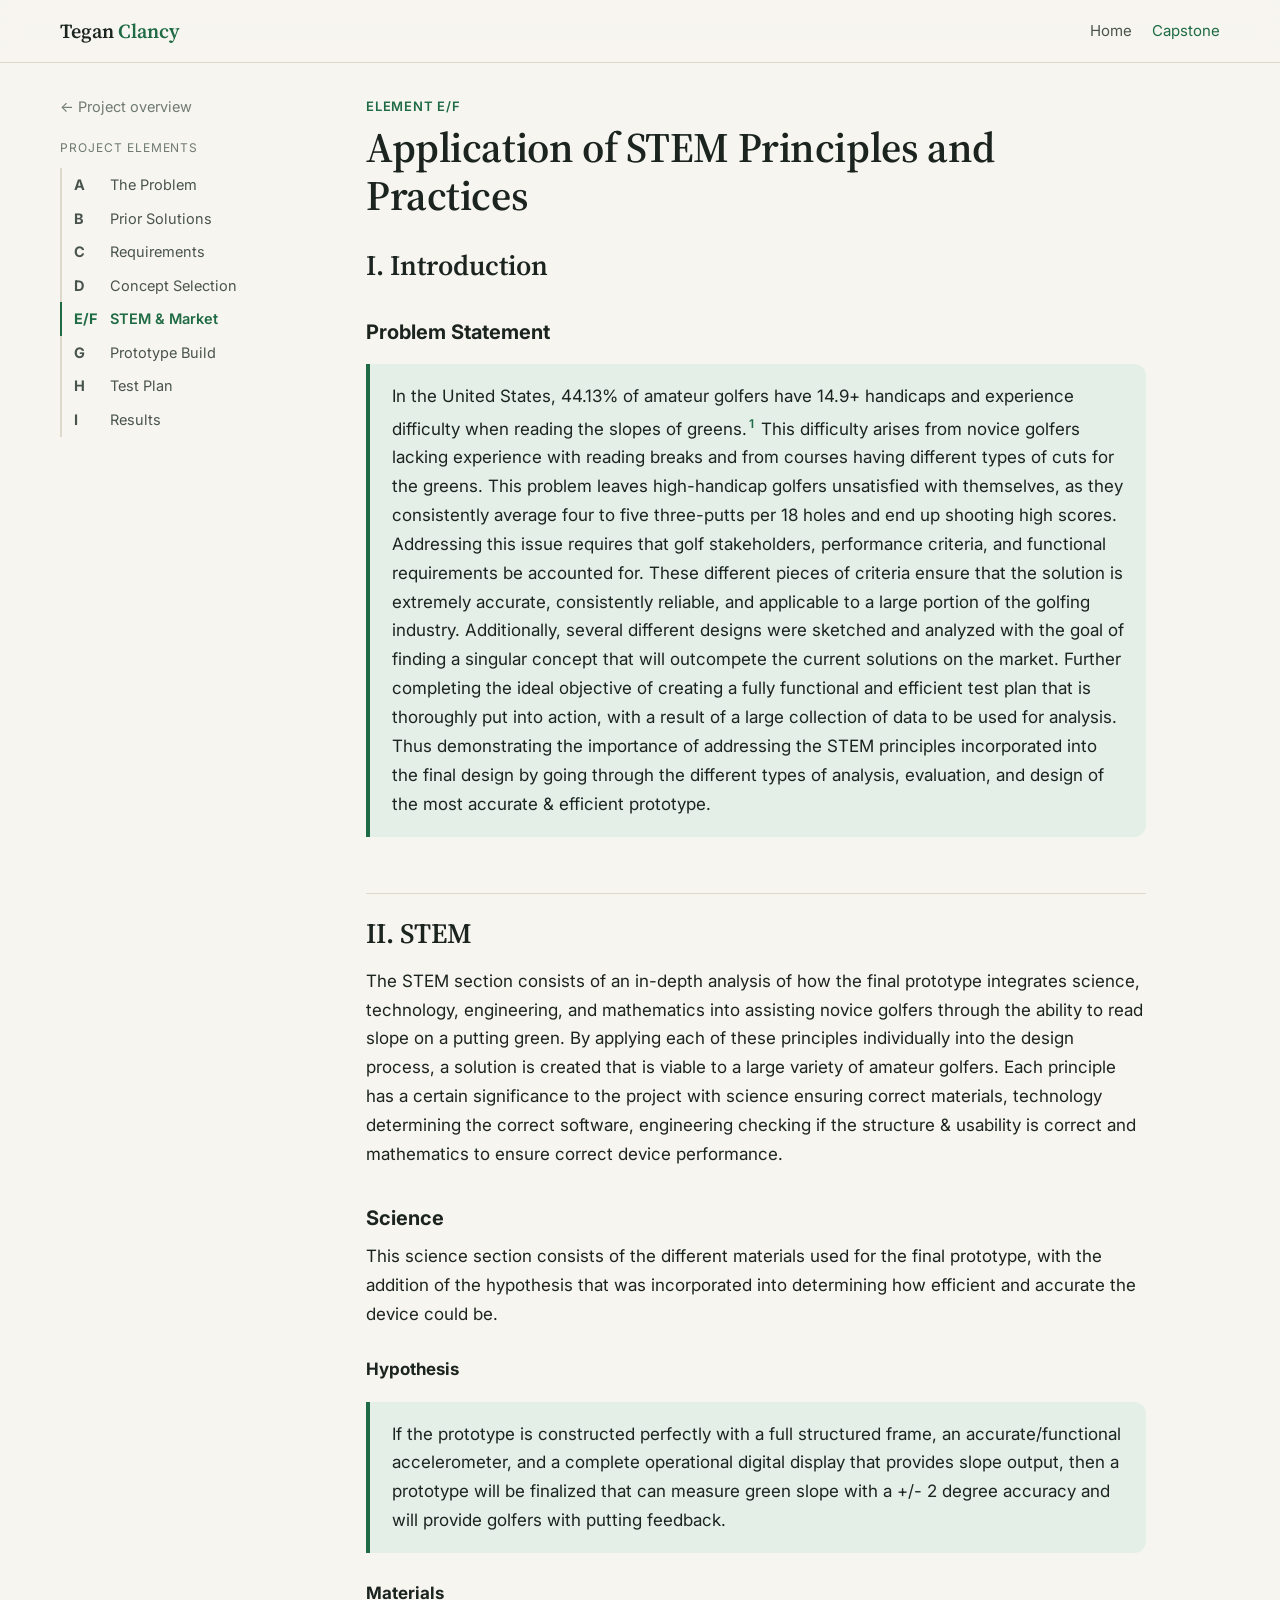
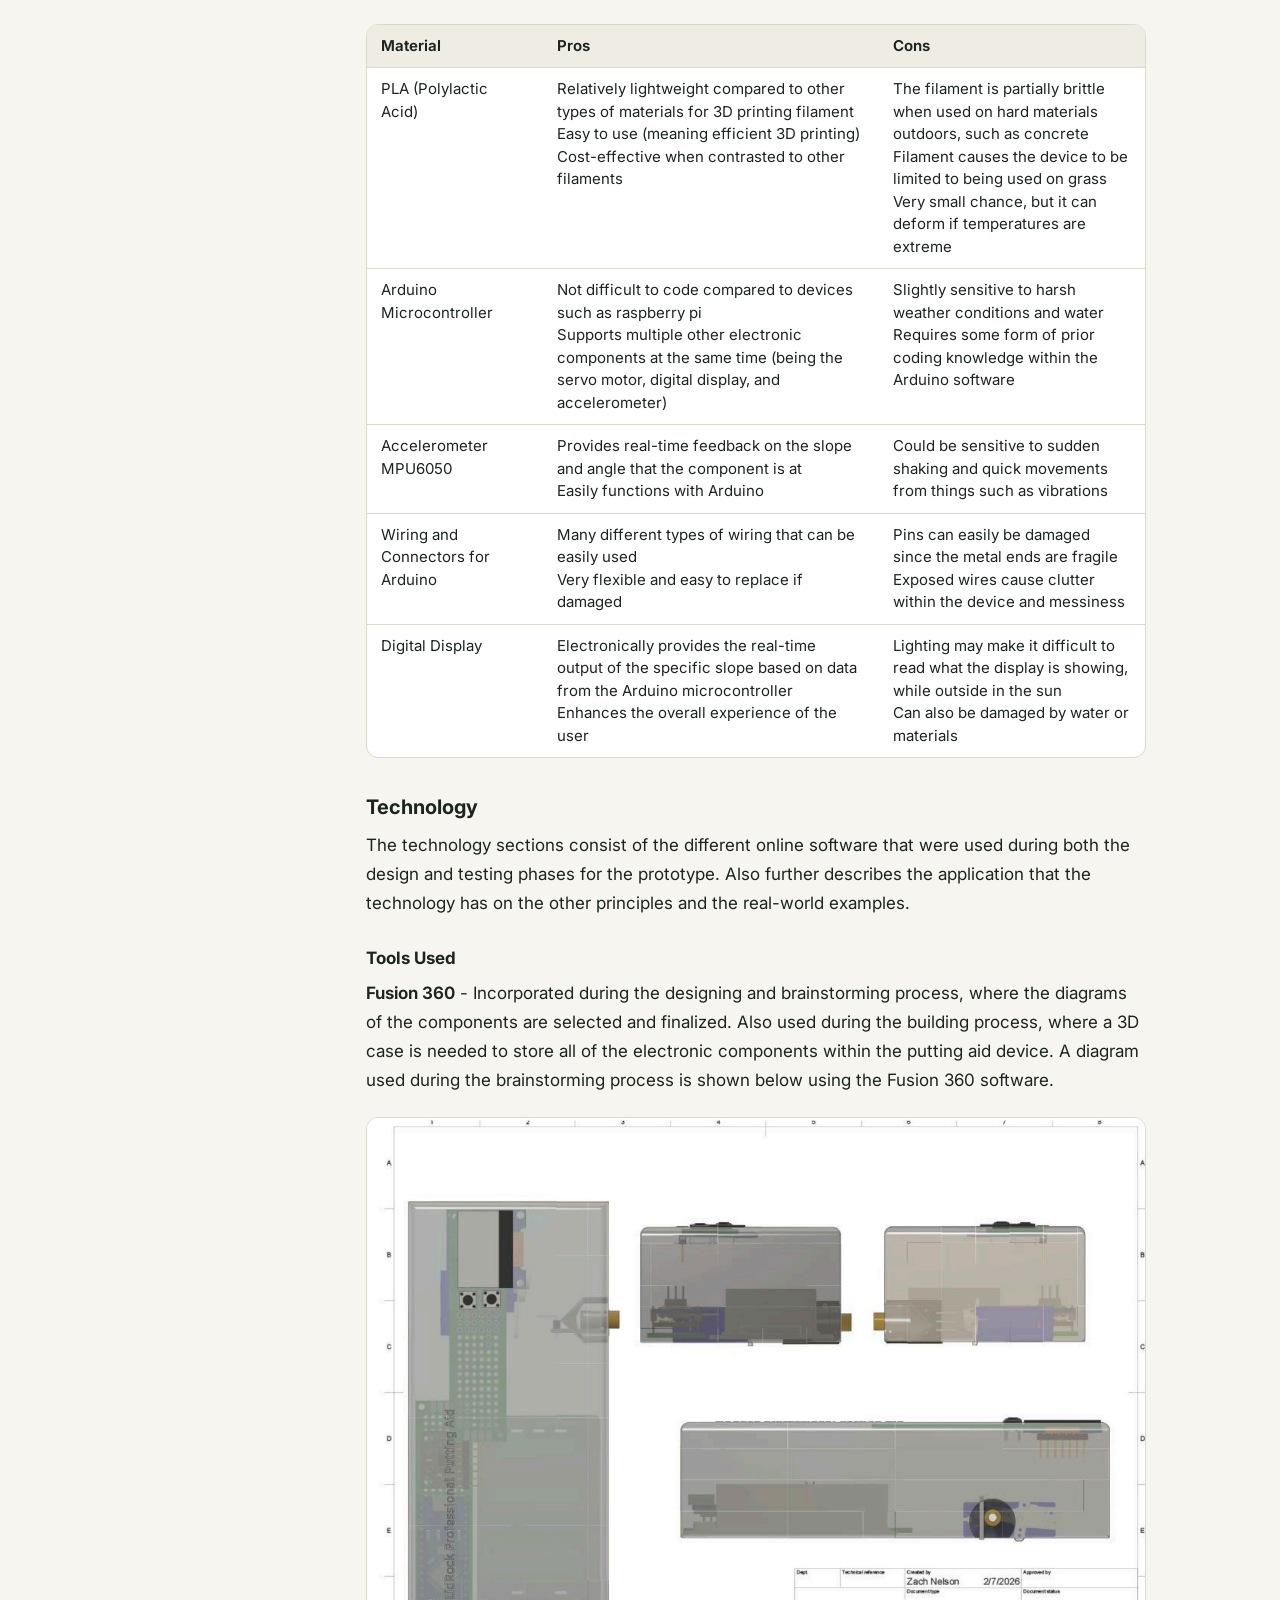
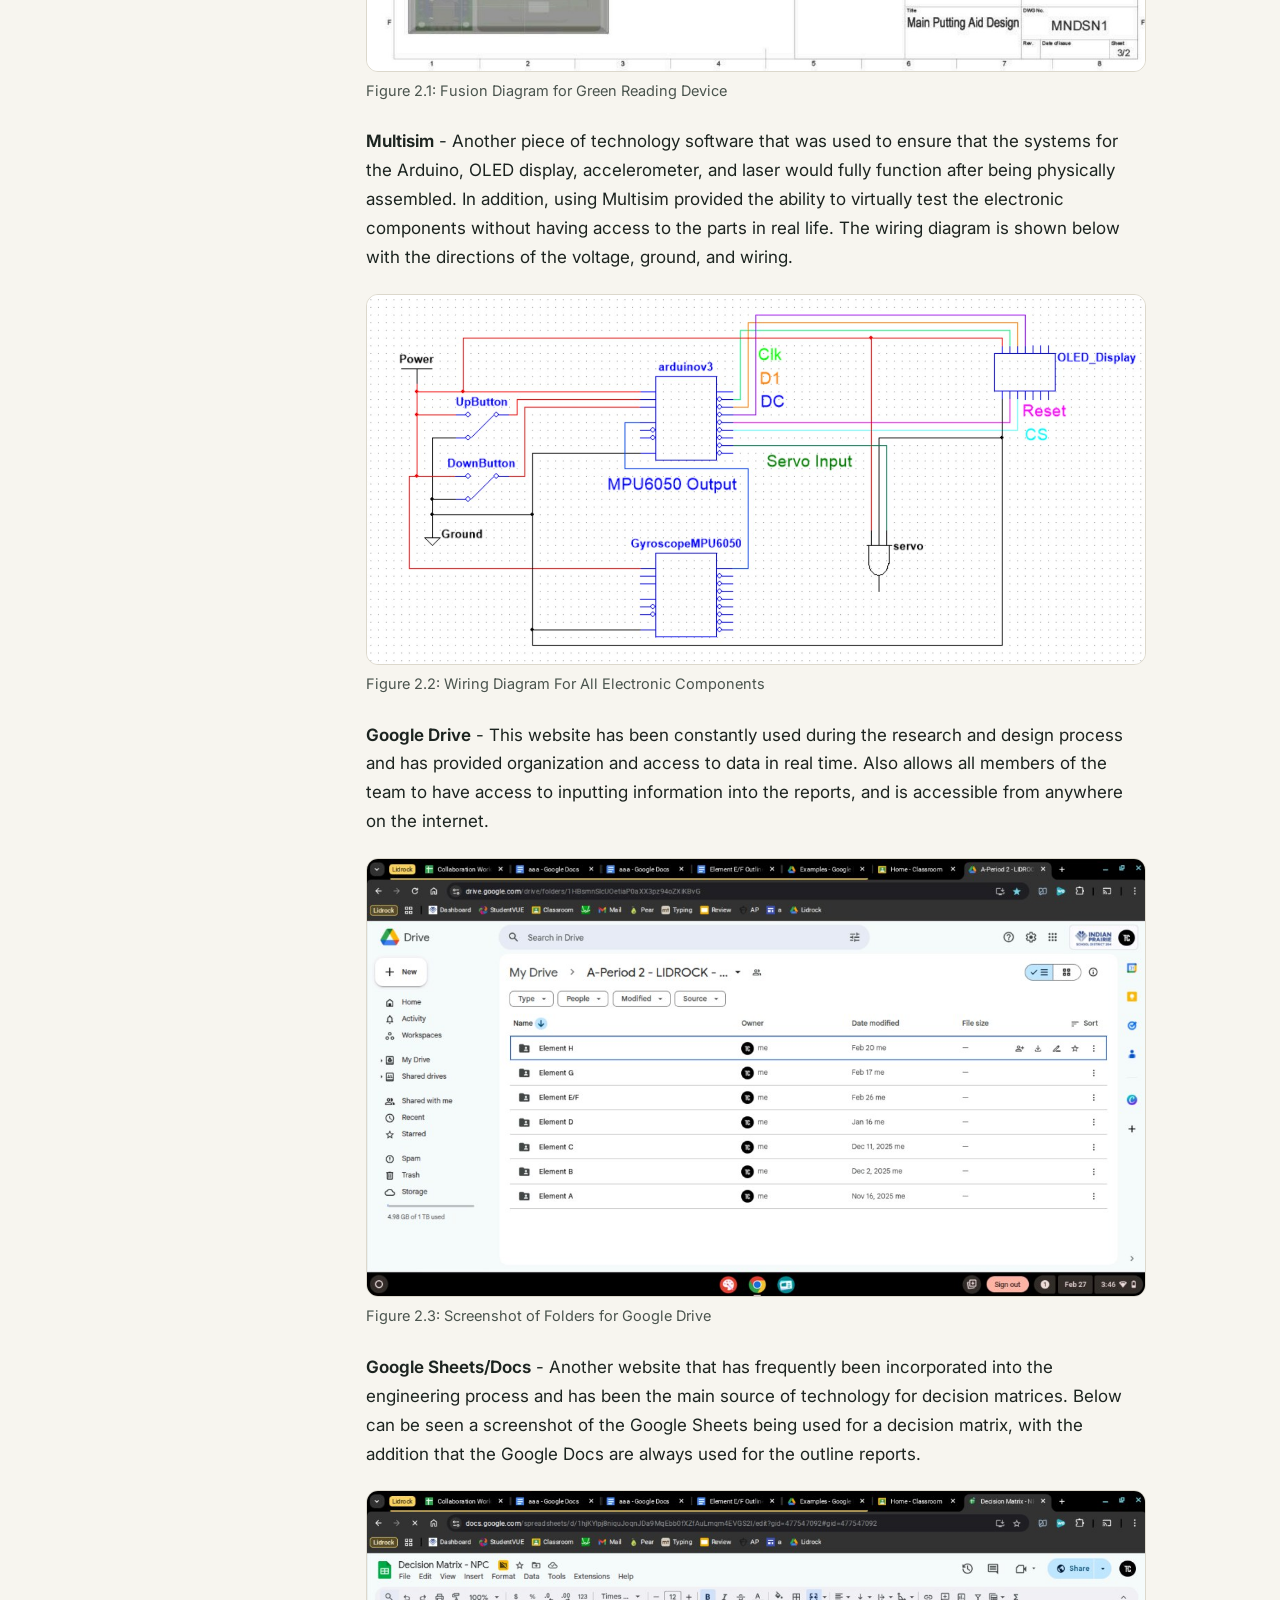
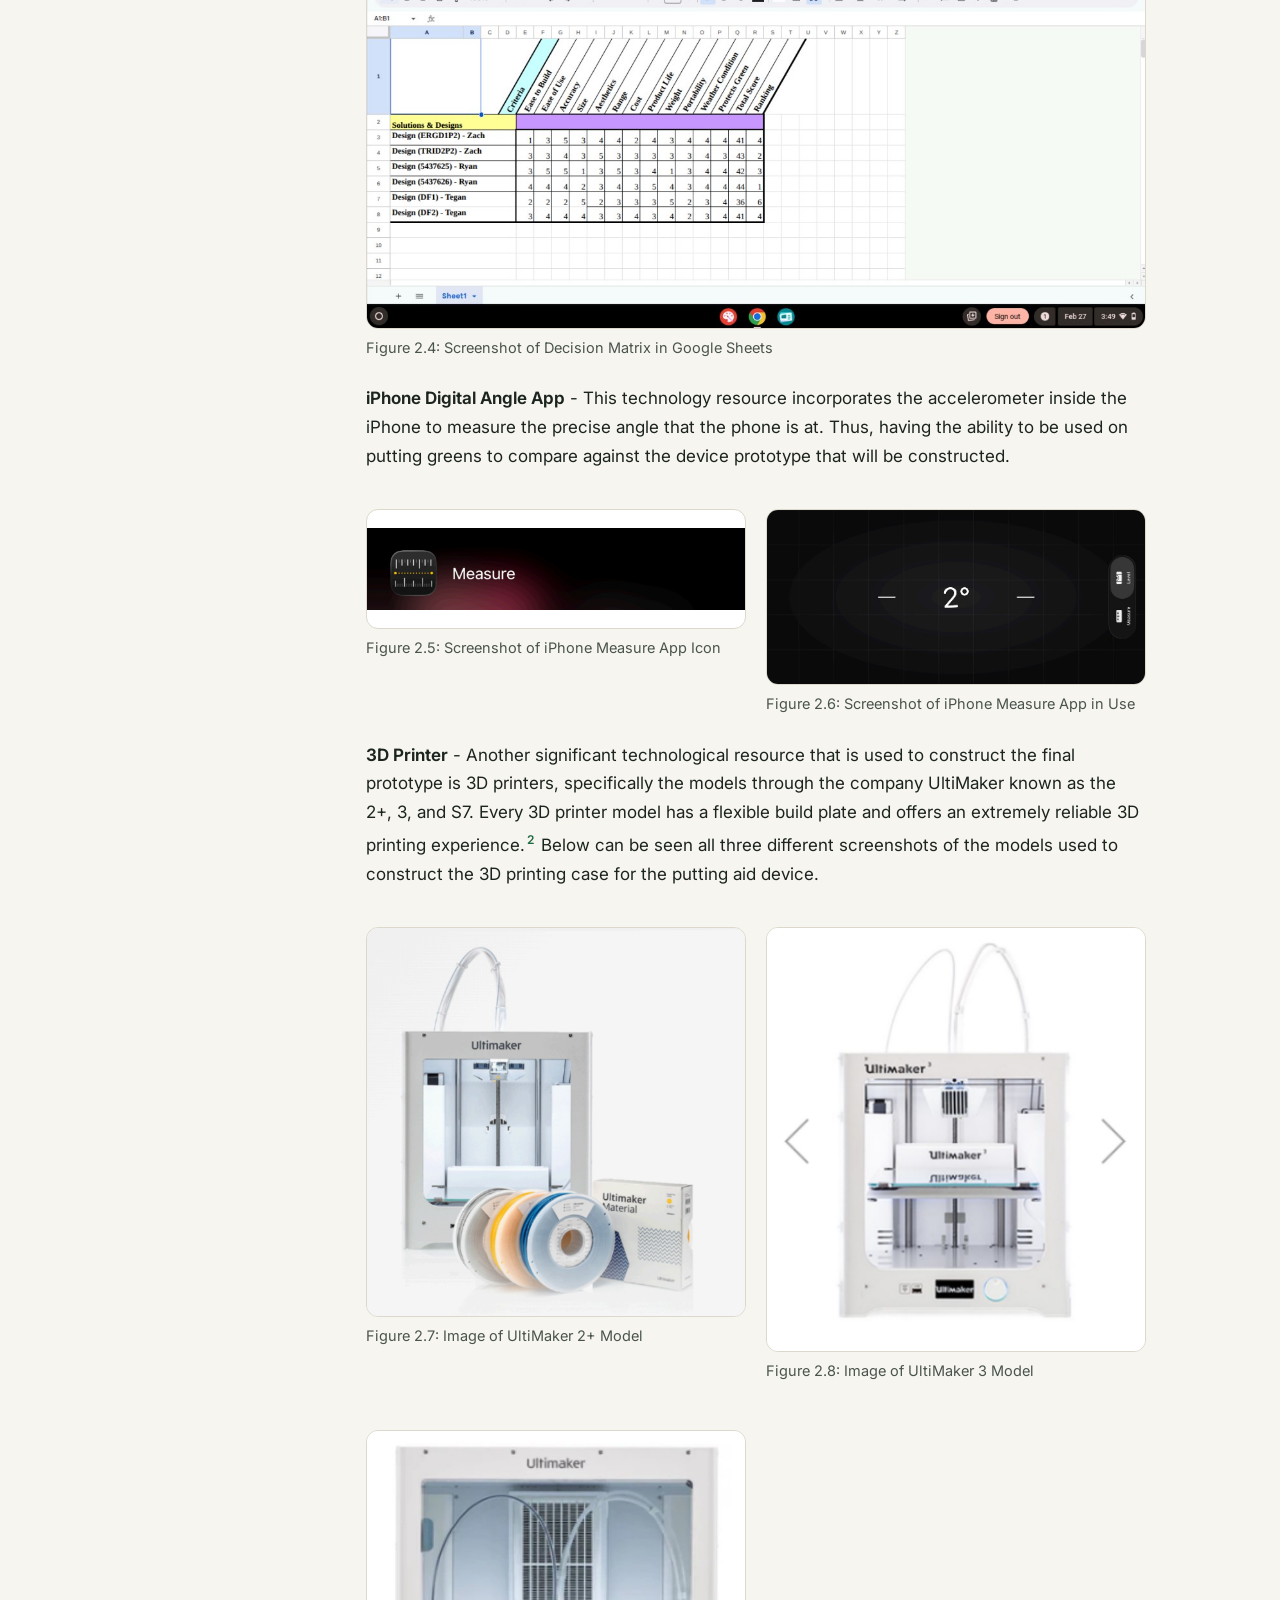
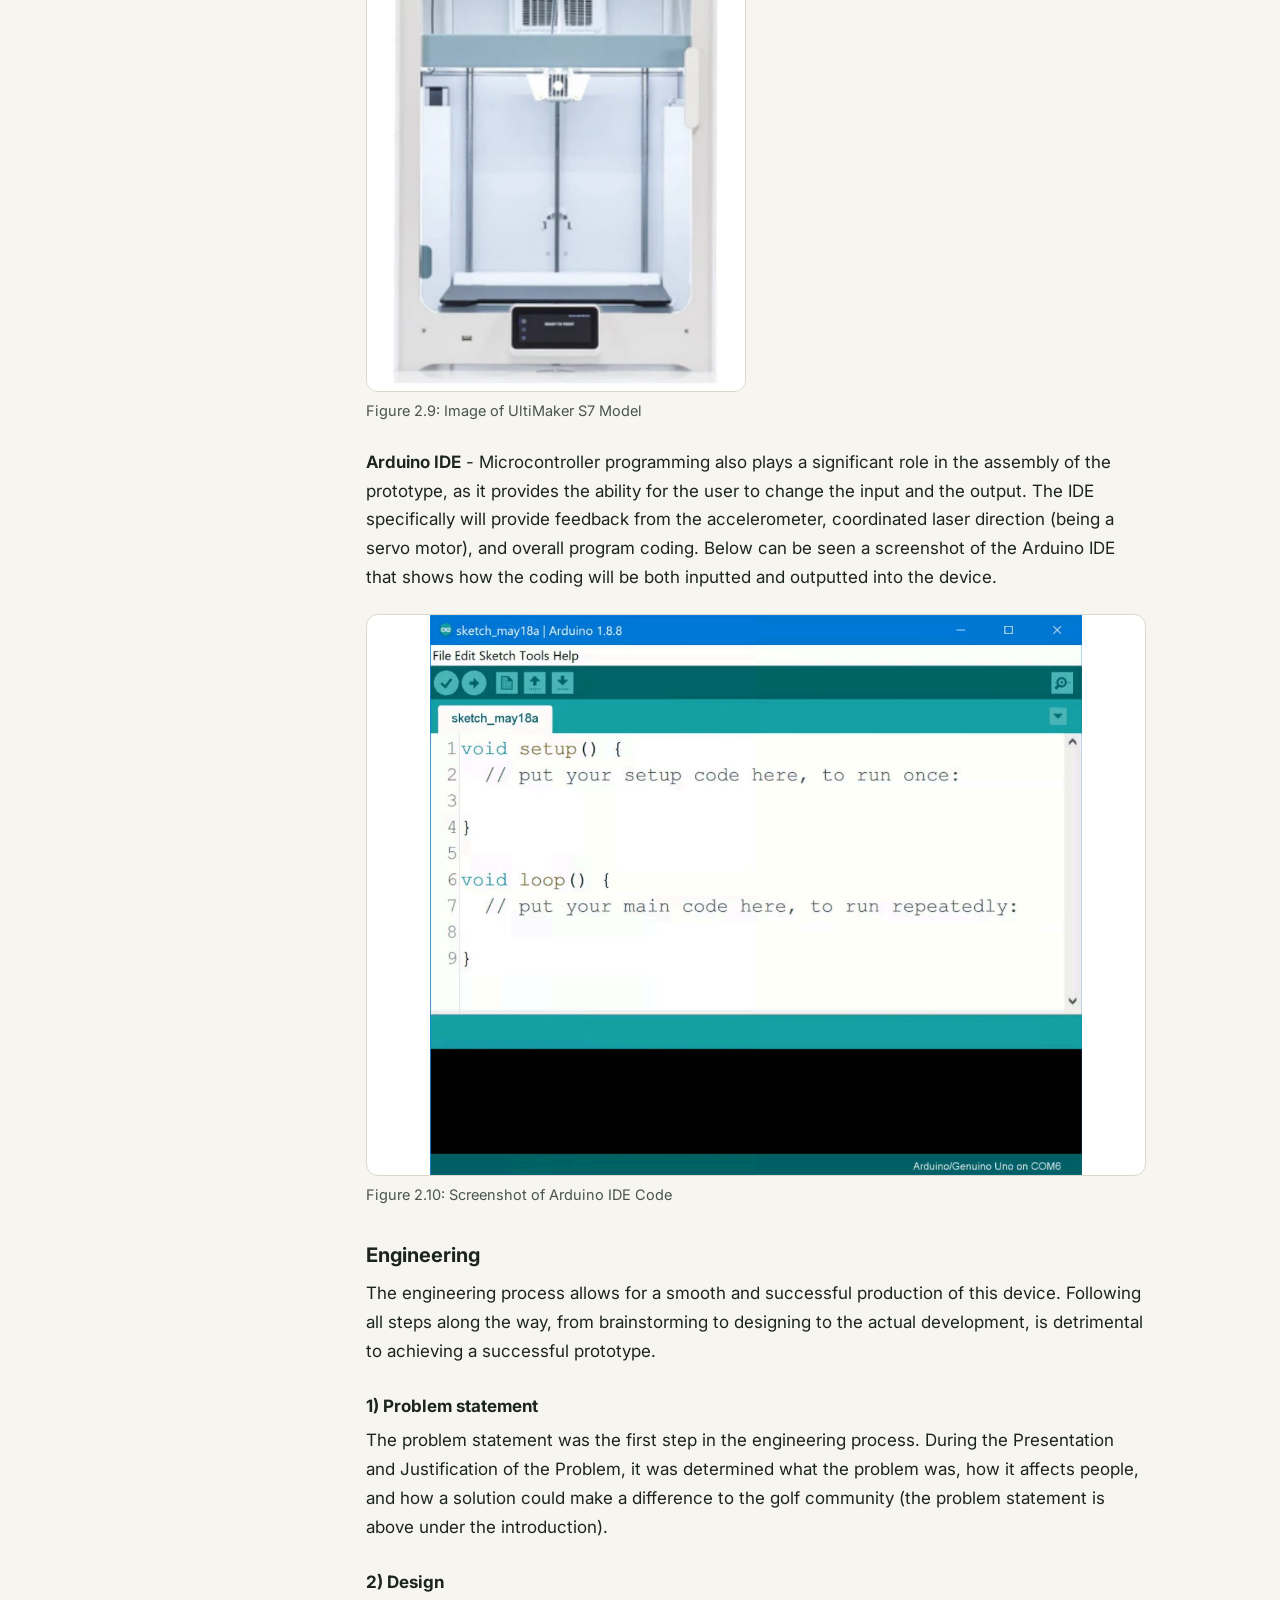
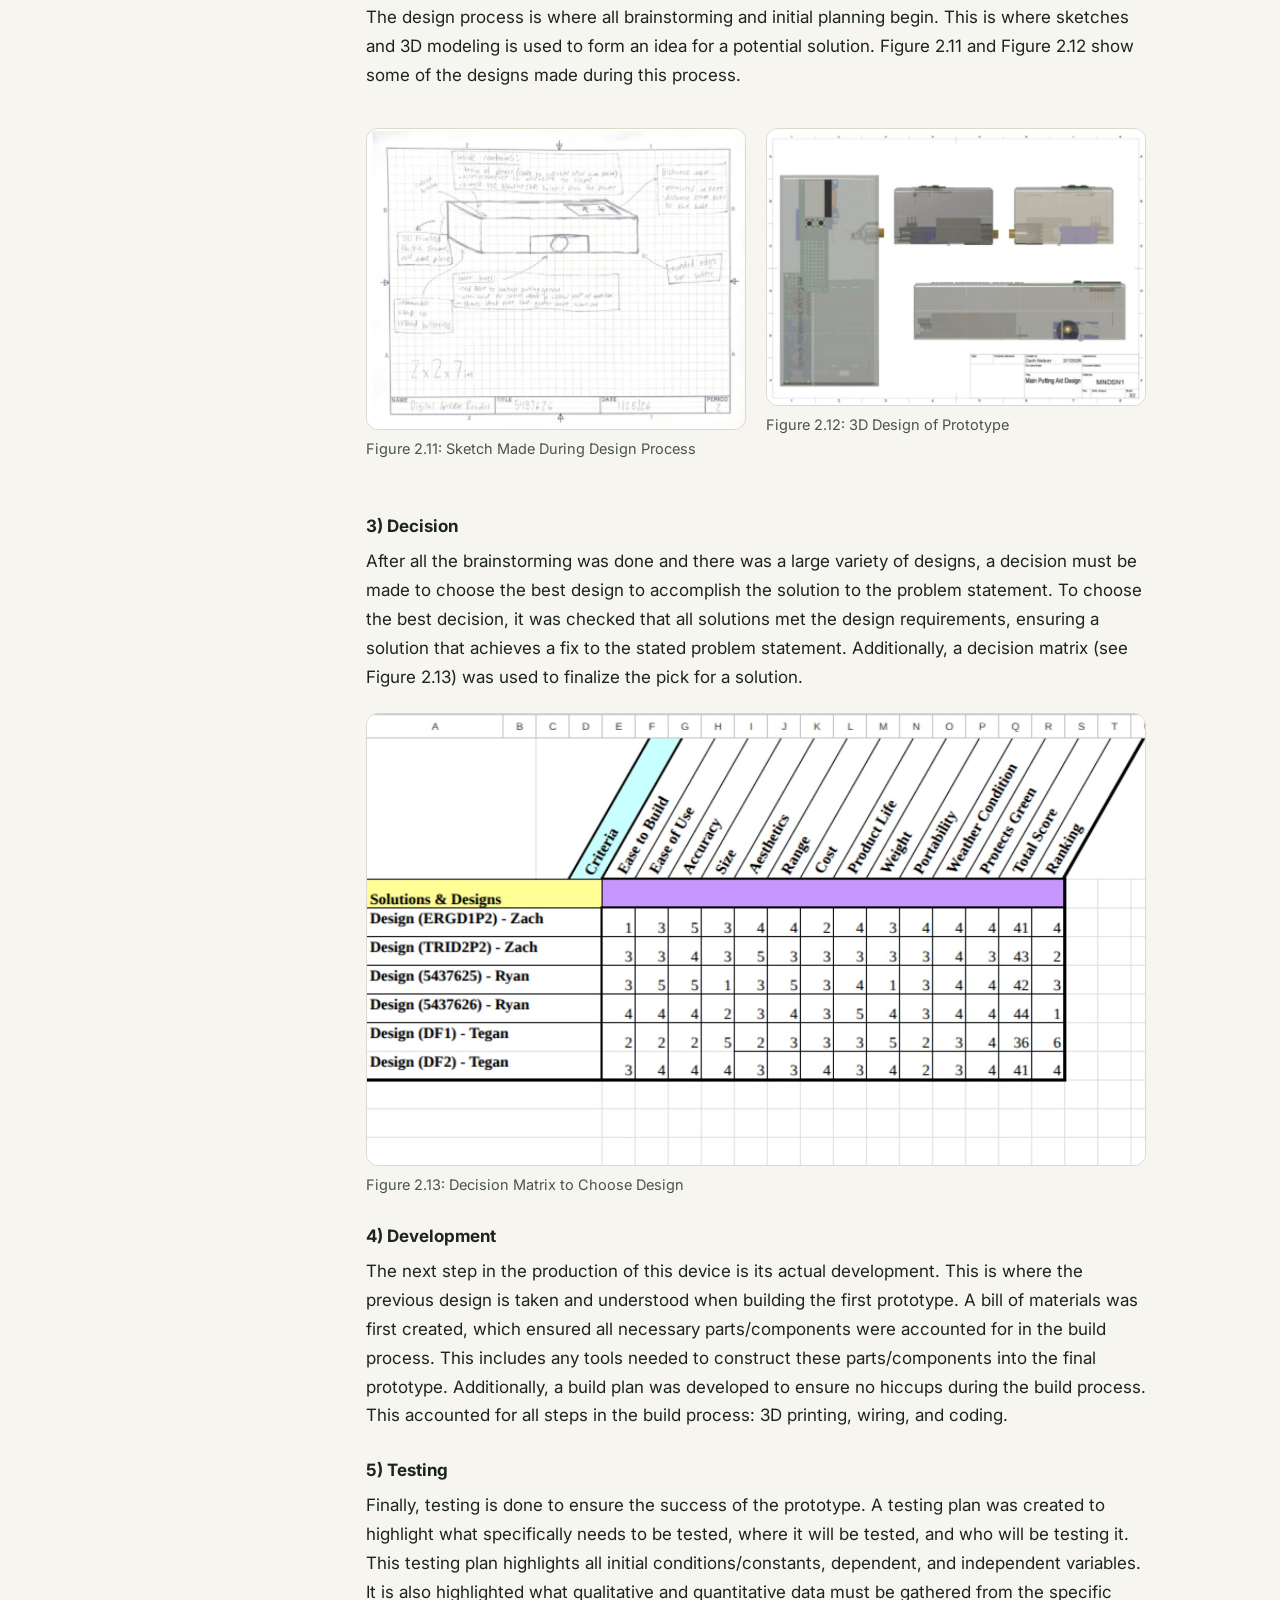
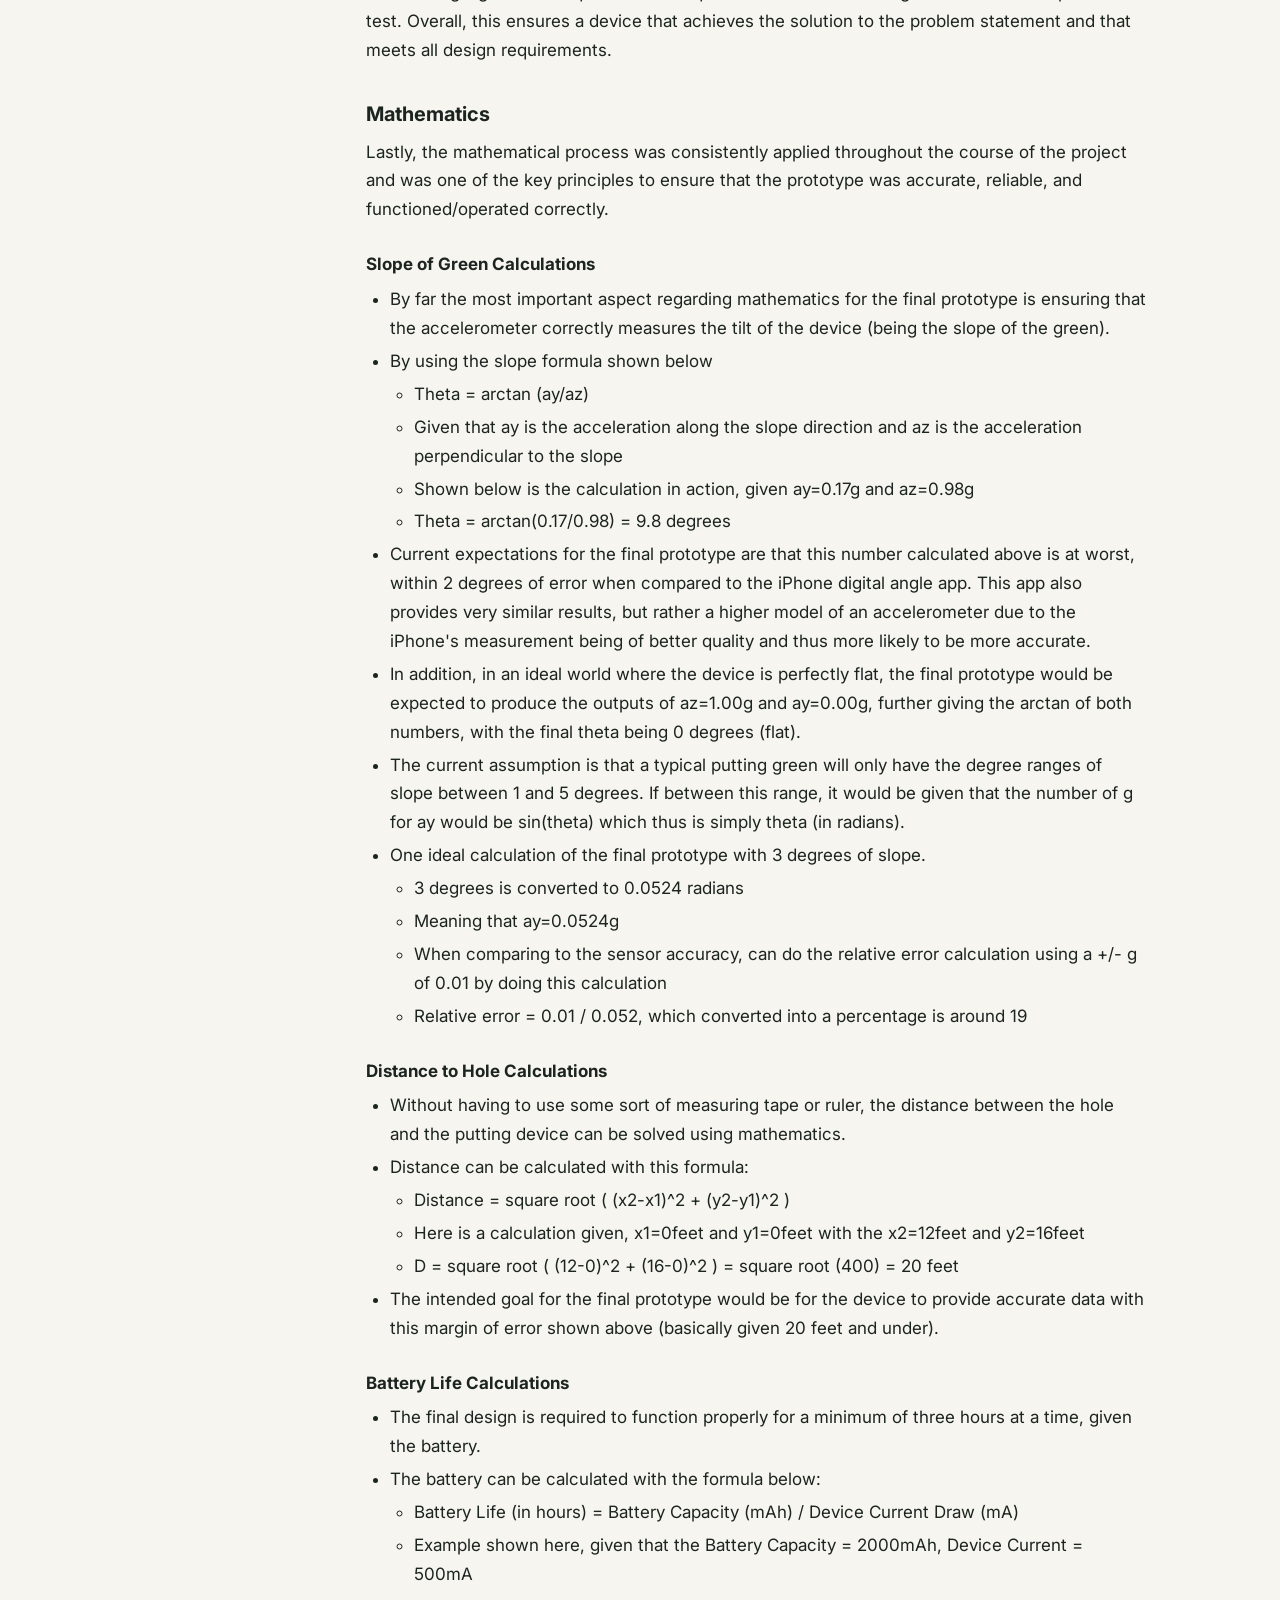
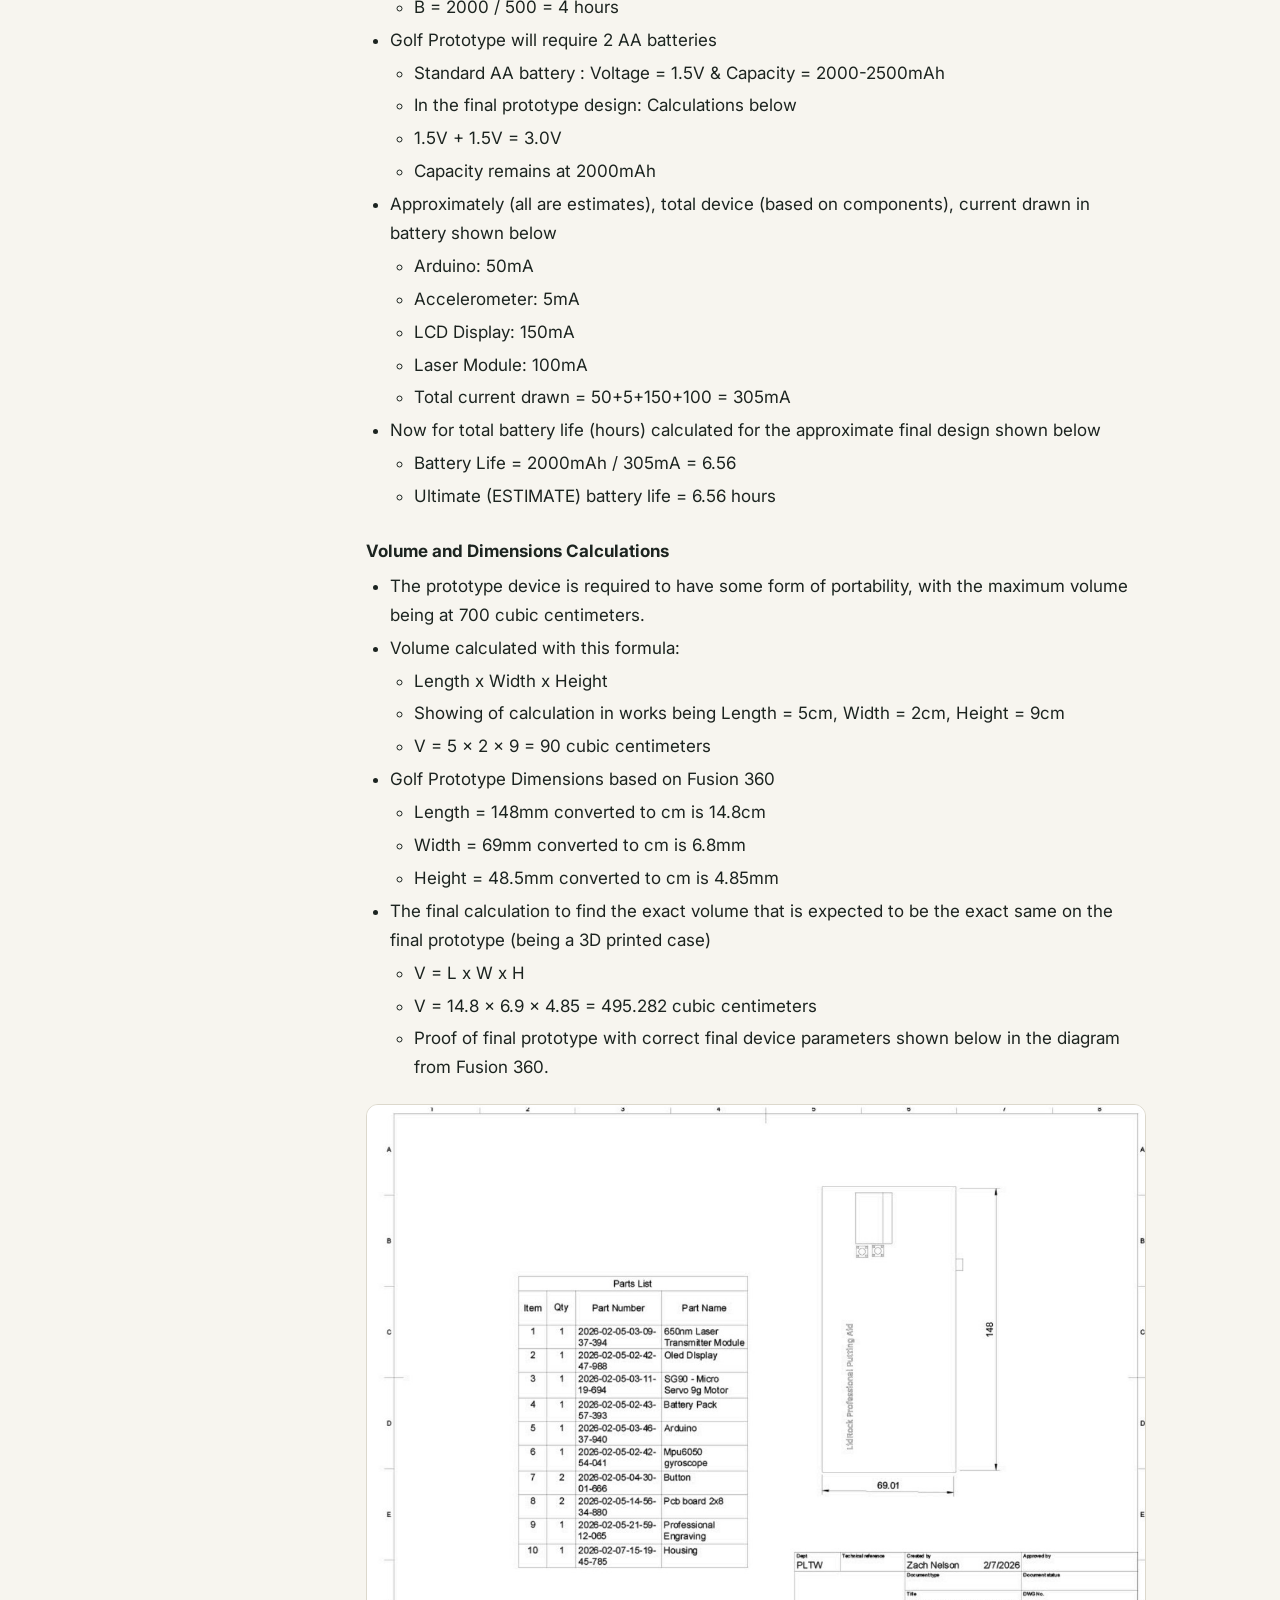
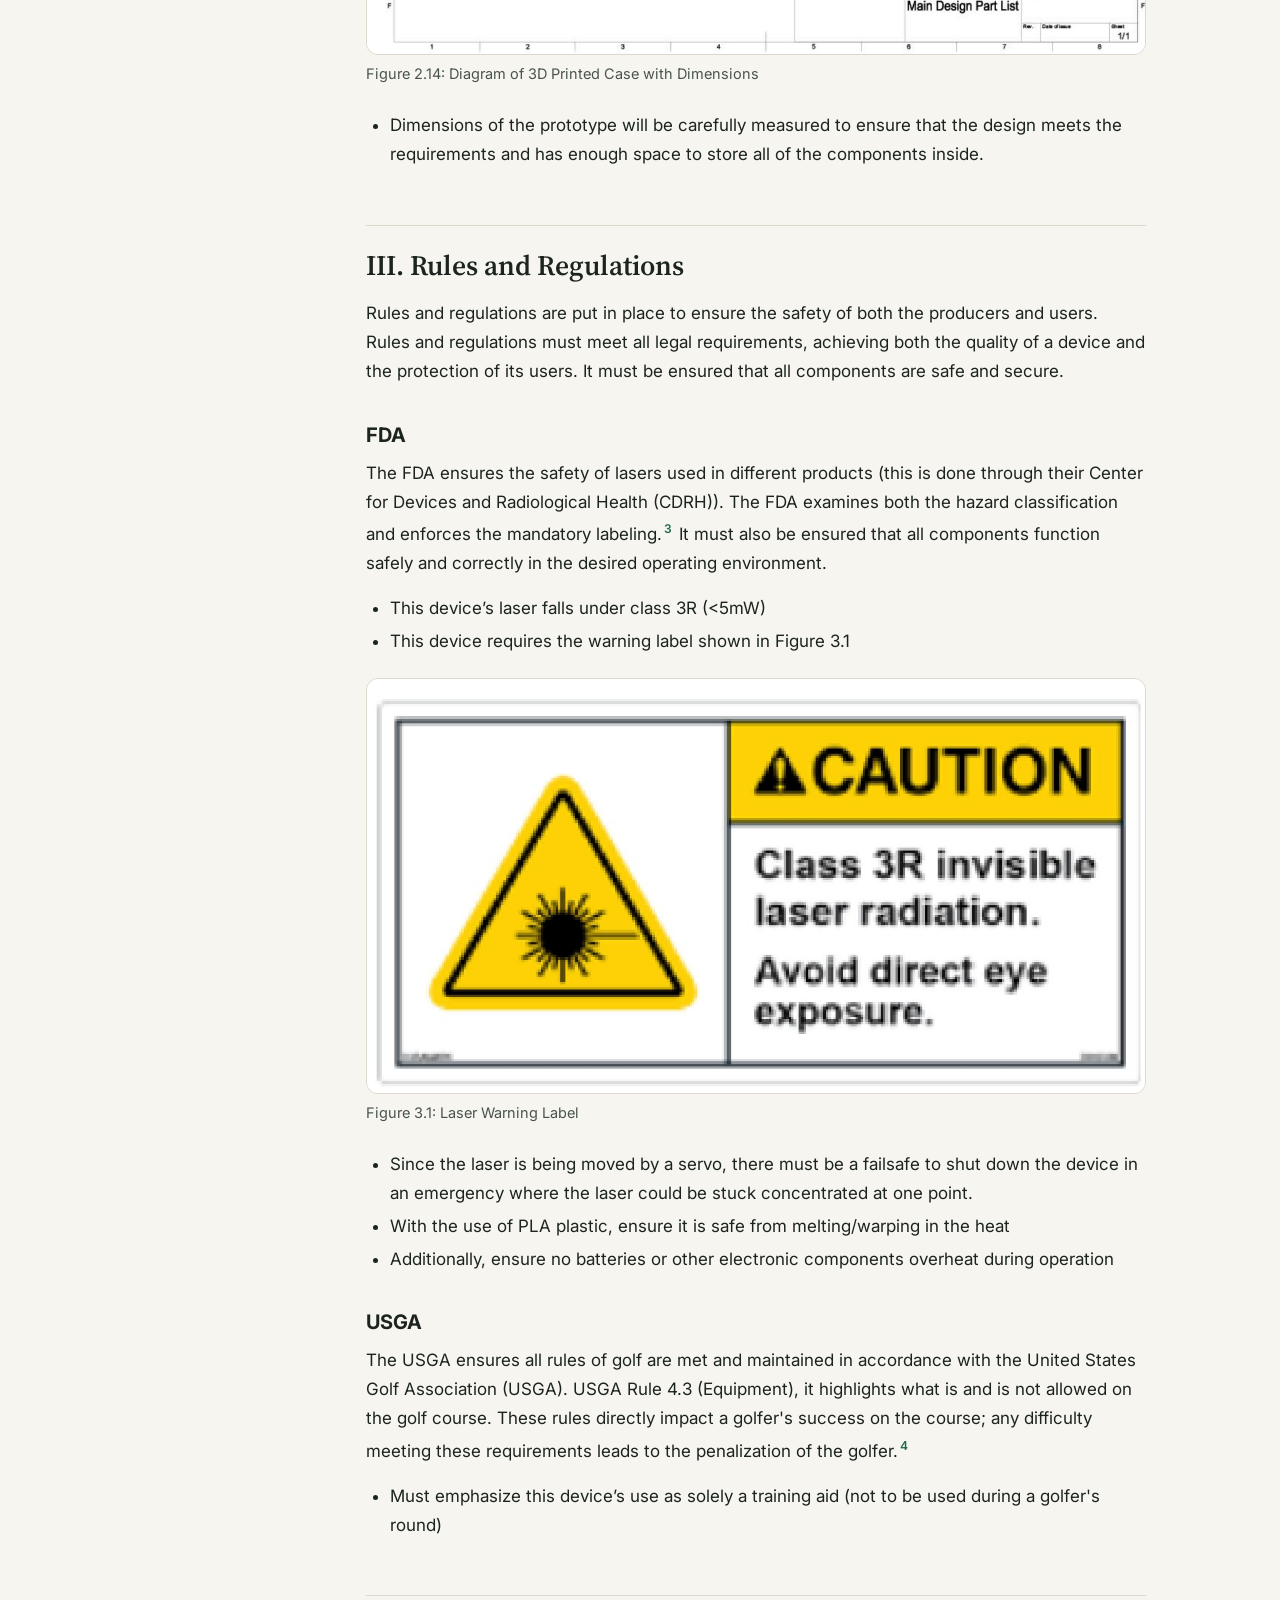
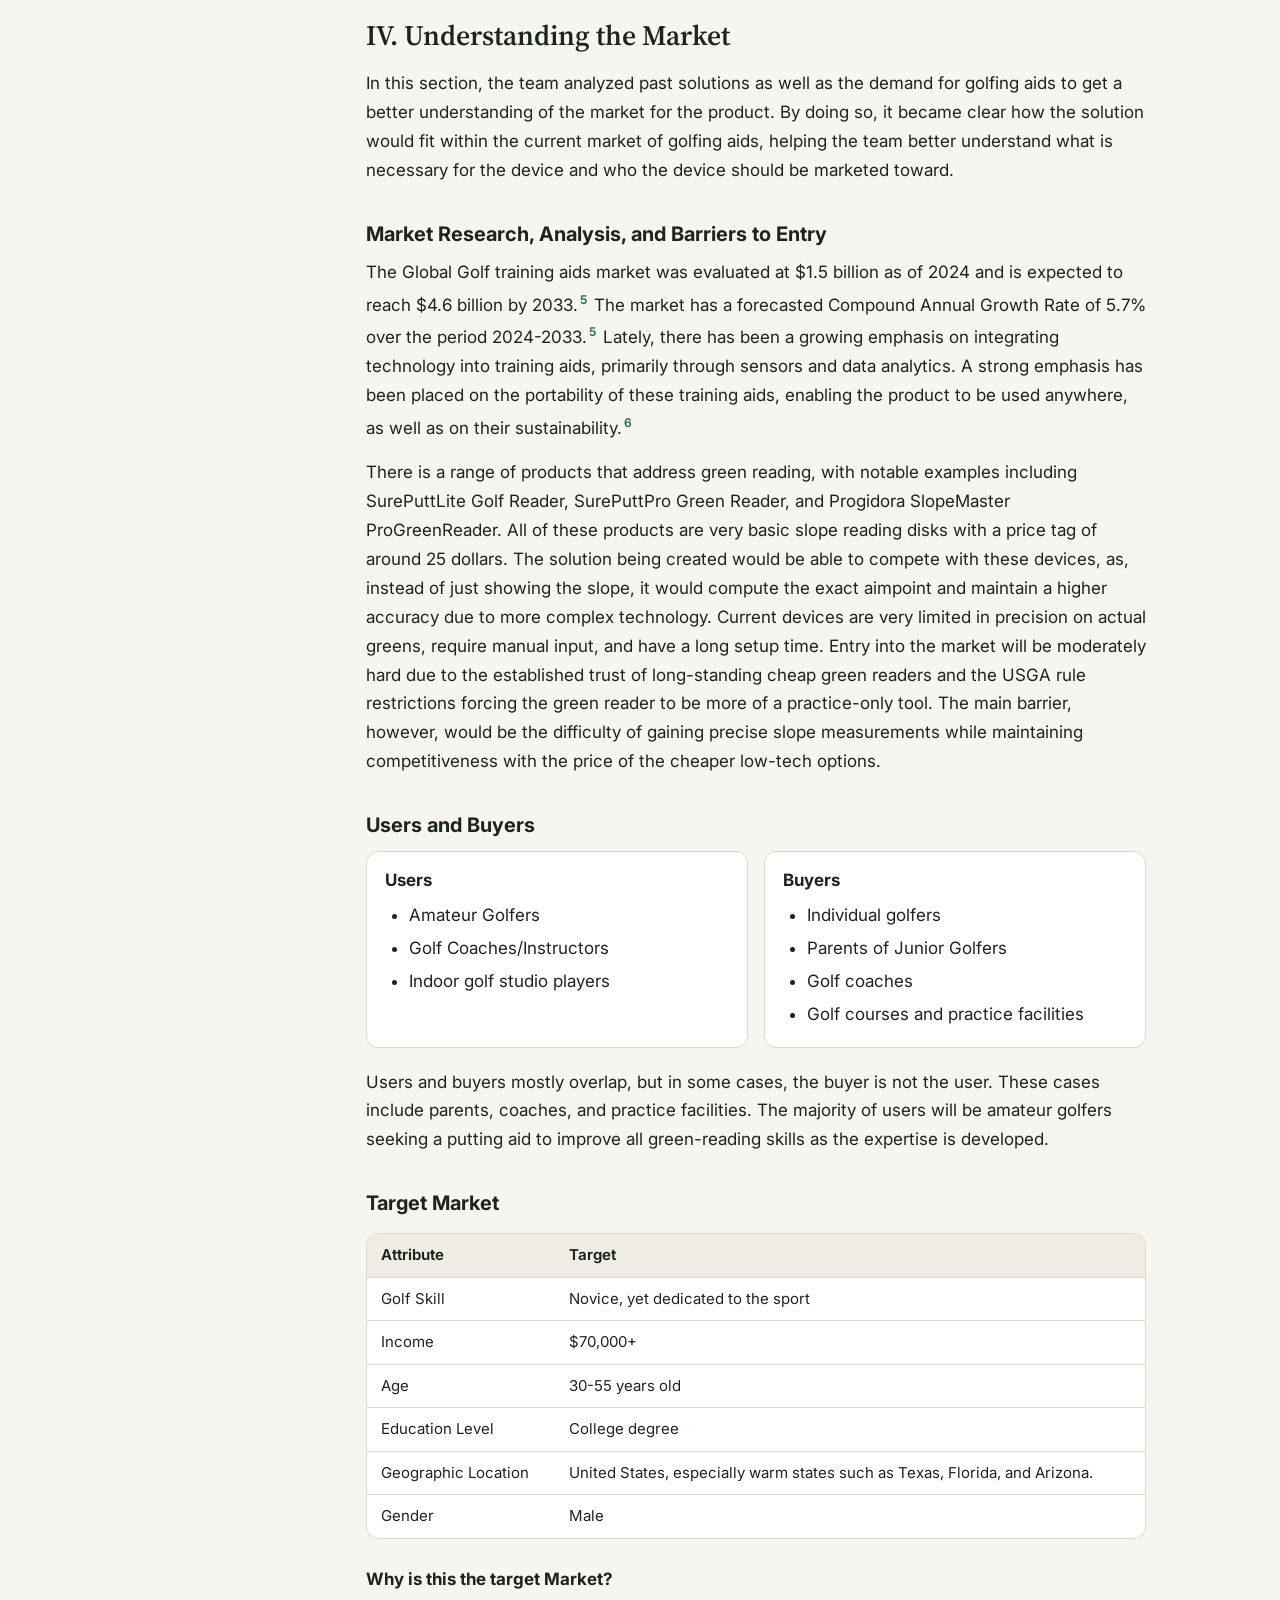
<file: element-ef.html>
<!doctype html>
<html lang="en">
<head>
<meta charset="utf-8">
<meta name="viewport" content="width=device-width, initial-scale=1">
<title>Element E/F: Application of STEM Principles and Practices | Tegan Clancy</title>
<meta name="description" content="Digital Green Reader capstone - Element E/F: Application of STEM Principles and Practices">
<link rel="preconnect" href="https://fonts.googleapis.com">
<link rel="preconnect" href="https://fonts.gstatic.com" crossorigin>
<link href="https://fonts.googleapis.com/css2?family=Inter:wght@400;500;600;700&family=Source+Serif+4:opsz,wght@8..60,500;8..60,600&display=swap" rel="stylesheet">
<link rel="stylesheet" href="style.css">
<script>
function imgFallback(el) {
  var tries = ["png", "jpeg", "webp"], n = +(el.dataset.try || 0);
  if (n < tries.length) { el.dataset.try = n + 1; el.src = el.src.replace(/\.[a-z]+$/, "." + tries[n]); return; }
  var d = el.dataset, ph = document.createElement("div"); ph.className = "ph";
  ph.innerHTML = '<svg viewBox="0 0 24 24" fill="none" stroke="currentColor" stroke-width="1.6"><rect x="3" y="4" width="18" height="16" rx="2"/><circle cx="9" cy="10" r="2"/><path d="m21 17-5-5-9 8"/></svg>'
    + '<strong>Add image here</strong>'
    + (d.pdf ? '<span class="ph-row"><em>From PDF</em>' + d.pdf + '</span>' : '')
    + (d.cap ? '<span class="ph-row"><em>Figure</em>' + d.cap + '</span>' : '')
    + '<span class="ph-row"><em>Save as</em><code>' + d.img + '.jpg</code></span>';
  el.replaceWith(ph);
}
</script>
</head>
<body>
<header class="topbar"><div class="topbar-inner">
  <a class="brand" href="index.html">Tegan <span>Clancy</span></a>
  <nav class="topnav">
    <a href="index.html">Home</a>
    <a href="project.html" class="active">Capstone</a>
  </nav>
</div></header>
<div class="layout">
<aside class="sidebar">
<a class="back" href="project.html">&larr; Project overview</a>
<p class="label">Project elements</p>
<ol>
<li><a href="element-a.html"><span class="letter">A</span><span class="name">The Problem</span></a></li>
<li><a href="element-b.html"><span class="letter">B</span><span class="name">Prior Solutions</span></a></li>
<li><a href="element-c.html"><span class="letter">C</span><span class="name">Requirements</span></a></li>
<li><a href="element-d.html"><span class="letter">D</span><span class="name">Concept Selection</span></a></li>
<li><a href="element-ef.html" class="current" aria-current="page"><span class="letter">E/F</span><span class="name">STEM &amp; Market</span></a></li>
<li><a href="element-g.html"><span class="letter">G</span><span class="name">Prototype Build</span></a></li>
<li><a href="element-h.html"><span class="letter">H</span><span class="name">Test Plan</span></a></li>
<li><a href="element-i.html"><span class="letter">I</span><span class="name">Results</span></a></li>
</ol>
</aside>
<article class="page-ef">
<p class="eyebrow">Element E/F</p>
<h1>Application of STEM Principles and Practices</h1>
<h2>I. Introduction</h2>
<h3>Problem Statement</h3>
<div class="callout">
<p>In the United States, 44.13% of amateur golfers have 14.9+ handicaps and experience difficulty when reading the slopes of greens.<sup id="fnref:1"><a class="footnote-ref" href="#fn:1">1</a></sup> This difficulty arises from novice golfers lacking experience with reading breaks and from courses having different types of cuts for the greens. This problem leaves high-handicap golfers unsatisfied with themselves, as they consistently average four to five three-putts per 18 holes and end up shooting high scores. Addressing this issue requires that golf stakeholders, performance criteria, and functional requirements be accounted for. These different pieces of criteria ensure that the solution is extremely accurate, consistently reliable, and applicable to a large portion of the golfing industry. Additionally, several different designs were sketched and analyzed with the goal of finding a singular concept that will outcompete the current solutions on the market. Further completing the ideal objective of creating a fully functional and efficient test plan that is thoroughly put into action, with a result of a large collection of data to be used for analysis. Thus demonstrating the importance of addressing the STEM principles incorporated into the final design by going through the different types of analysis, evaluation, and design of the most accurate &amp; efficient prototype.</p>
</div>
<h2>II. STEM</h2>
<p>The STEM section consists of an in-depth analysis of how the final prototype integrates science, technology, engineering, and mathematics into assisting novice golfers through the ability to read slope on a putting green. By applying each of these principles individually into the design process, a solution is created that is viable to a large variety of amateur golfers. Each principle has a certain significance to the project with science ensuring correct materials, technology determining the correct software, engineering checking if the structure &amp; usability is correct and mathematics to ensure correct device performance.</p>
<h3>Science</h3>
<p>This science section consists of the different materials used for the final prototype, with the addition of the hypothesis that was incorporated into determining how efficient and accurate the device could be.</p>
<h4>Hypothesis</h4>
<div class="callout">
<p>If the prototype is constructed perfectly with a full structured frame, an accurate/functional accelerometer, and a complete operational digital display that provides slope output, then a prototype will be finalized that can measure green slope with a +/- 2 degree accuracy and will provide golfers with putting feedback.</p>
</div>
<h4>Materials</h4>
<div class="table-wrap"><table>
<thead>
<tr>
<th>Material</th>
<th>Pros</th>
<th>Cons</th>
</tr>
</thead>
<tbody>
<tr>
<td>PLA (Polylactic Acid)</td>
<td>Relatively lightweight compared to other types of materials for 3D printing filament<br>Easy to use (meaning efficient 3D printing)<br>Cost-effective when contrasted to other filaments</td>
<td>The filament is partially brittle when used on hard materials outdoors, such as concrete<br>Filament causes the device to be limited to being used on grass<br>Very small chance, but it can deform if temperatures are extreme</td>
</tr>
<tr>
<td>Arduino Microcontroller</td>
<td>Not difficult to code compared to devices such as raspberry pi<br>Supports multiple other electronic components at the same time (being the servo motor, digital display, and accelerometer)</td>
<td>Slightly sensitive to harsh weather conditions and water<br>Requires some form of prior coding knowledge within the Arduino software</td>
</tr>
<tr>
<td>Accelerometer MPU6050</td>
<td>Provides real-time feedback on the slope and angle that the component is at<br>Easily functions with Arduino</td>
<td>Could be sensitive to sudden shaking and quick movements from things such as vibrations</td>
</tr>
<tr>
<td>Wiring and Connectors for Arduino</td>
<td>Many different types of wiring that can be easily used<br>Very flexible and easy to replace if damaged</td>
<td>Pins can easily be damaged since the metal ends are fragile<br>Exposed wires cause clutter within the device and messiness</td>
</tr>
<tr>
<td>Digital Display</td>
<td>Electronically provides the real-time output of the specific slope based on data from the Arduino microcontroller<br>Enhances the overall experience of the user</td>
<td>Lighting may make it difficult to read what the display is showing, while outside in the sun<br>Can also be damaged by water or materials</td>
</tr>
</tbody>
</table></div>
<h3>Technology</h3>
<p>The technology sections consist of the different online software that were used during both the design and testing phases for the prototype. Also further describes the application that the technology has on the other principles and the real-world examples.</p>
<h4>Tools Used</h4>
<p><strong>Fusion 360</strong> - Incorporated during the designing and brainstorming process, where the diagrams of the components are selected and finalized. Also used during the building process, where a 3D case is needed to store all of the electronic components within the putting aid device. A diagram used during the brainstorming process is shown below using the Fusion 360 software.</p>
<figure class="fig" id="img-d-f2">
<div class="frame"><img src="d-f2.jpg" data-img="d-f2" data-pdf="Element D Outline - NPC - 1" data-cap="Figure 3.2: Fusion Diagram for Green Reading Device" alt="Figure 2.1: Fusion Diagram for Green Reading Device" loading="lazy" onerror="imgFallback(this)"></div>
<figcaption>Figure 2.1: Fusion Diagram for Green Reading Device</figcaption>
</figure>
<p><strong>Multisim</strong> - Another piece of technology software that was used to ensure that the systems for the Arduino, OLED display, accelerometer, and laser would fully function after being physically assembled. In addition, using Multisim provided the ability to virtually test the electronic components without having access to the parts in real life. The wiring diagram is shown below with the directions of the voltage, ground, and wiring.</p>
<figure class="fig" id="img-d-f1">
<div class="frame"><img src="d-f1.jpg" data-img="d-f1" data-pdf="Element D Outline - NPC - 1" data-cap="Figure 3.1: Wiring Diagram For All Electronic Components" alt="Figure 2.2: Wiring Diagram For All Electronic Components" loading="lazy" onerror="imgFallback(this)"></div>
<figcaption>Figure 2.2: Wiring Diagram For All Electronic Components</figcaption>
</figure>
<p><strong>Google Drive</strong> - This website has been constantly used during the research and design process and has provided organization and access to data in real time. Also allows all members of the team to have access to inputting information into the reports, and is accessible from anywhere on the internet.</p>
<figure class="fig" id="img-ef-2-3">
<div class="frame"><img src="ef-2-3.jpg" data-img="ef-2-3" data-pdf="Element E_F Outline - Tegan" data-cap="Figure 2.3: Screenshot of Folders for Google Drive" alt="Figure 2.3: Screenshot of Folders for Google Drive" loading="lazy" onerror="imgFallback(this)"></div>
<figcaption>Figure 2.3: Screenshot of Folders for Google Drive</figcaption>
</figure>
<p><strong>Google Sheets/Docs</strong> - Another website that has frequently been incorporated into the engineering process and has been the main source of technology for decision matrices. Below can be seen a screenshot of the Google Sheets being used for a decision matrix, with the addition that the Google Docs are always used for the outline reports.</p>
<figure class="fig" id="img-ef-2-4">
<div class="frame"><img src="ef-2-4.jpg" data-img="ef-2-4" data-pdf="Element E_F Outline - Tegan" data-cap="Figure 2.4: Screenshot of Decision Matrix in Google Sheets" alt="Figure 2.4: Screenshot of Decision Matrix in Google Sheets" loading="lazy" onerror="imgFallback(this)"></div>
<figcaption>Figure 2.4: Screenshot of Decision Matrix in Google Sheets</figcaption>
</figure>
<p><strong>iPhone Digital Angle App</strong> - This technology resource incorporates the accelerometer inside the iPhone to measure the precise angle that the phone is at. Thus, having the ability to be used on putting greens to compare against the device prototype that will be constructed.</p>
<div class="fig-grid">
<figure class="fig" id="img-ef-2-5">
<div class="frame"><img src="ef-2-5.jpg" data-img="ef-2-5" data-pdf="Element E_F Outline - Tegan" data-cap="Figure 2.5: Screenshot of iPhone Measure App Icon" alt="Figure 2.5: Screenshot of iPhone Measure App Icon" loading="lazy" onerror="imgFallback(this)"></div>
<figcaption>Figure 2.5: Screenshot of iPhone Measure App Icon</figcaption>
</figure>
<figure class="fig" id="img-ef-2-6">
<div class="frame"><img src="ef-2-6.jpg" data-img="ef-2-6" data-pdf="Element E_F Outline - Tegan" data-cap="Figure 2.6: Screenshot of iPhone Measure App in Use" alt="Figure 2.6: Screenshot of iPhone Measure App in Use" loading="lazy" onerror="imgFallback(this)"></div>
<figcaption>Figure 2.6: Screenshot of iPhone Measure App in Use</figcaption>
</figure>
</div>
<p><strong>3D Printer</strong> - Another significant technological resource that is used to construct the final prototype is 3D printers, specifically the models through the company UltiMaker known as the 2+, 3, and S7. Every 3D printer model has a flexible build plate and offers an extremely reliable 3D printing experience.<sup id="fnref:2"><a class="footnote-ref" href="#fn:2">2</a></sup> Below can be seen all three different screenshots of the models used to construct the 3D printing case for the putting aid device.</p>
<div class="fig-grid">
<figure class="fig" id="img-ef-2-7">
<div class="frame"><img src="ef-2-7.jpg" data-img="ef-2-7" data-pdf="Element E_F Outline - Tegan" data-cap="Figure 2.7: Image of UltiMaker 2+ Model" alt="Figure 2.7: Image of UltiMaker 2+ Model" loading="lazy" onerror="imgFallback(this)"></div>
<figcaption>Figure 2.7: Image of UltiMaker 2+ Model</figcaption>
</figure>
<figure class="fig" id="img-ef-2-8">
<div class="frame"><img src="ef-2-8.jpg" data-img="ef-2-8" data-pdf="Element E_F Outline - Tegan" data-cap="Figure 2.8: Image of UltiMaker 3 Model" alt="Figure 2.8: Image of UltiMaker 3 Model" loading="lazy" onerror="imgFallback(this)"></div>
<figcaption>Figure 2.8: Image of UltiMaker 3 Model</figcaption>
</figure>
<figure class="fig" id="img-ef-2-9">
<div class="frame"><img src="ef-2-9.jpg" data-img="ef-2-9" data-pdf="Element E_F Outline - Tegan" data-cap="Figure 2.9: Image of UltiMaker S7 Model" alt="Figure 2.9: Image of UltiMaker S7 Model" loading="lazy" onerror="imgFallback(this)"></div>
<figcaption>Figure 2.9: Image of UltiMaker S7 Model</figcaption>
</figure>
</div>
<p><strong>Arduino IDE</strong> - Microcontroller programming also plays a significant role in the assembly of the prototype, as it provides the ability for the user to change the input and the output. The IDE specifically will provide feedback from the accelerometer, coordinated laser direction (being a servo motor), and overall program coding. Below can be seen a screenshot of the Arduino IDE that shows how the coding will be both inputted and outputted into the device.</p>
<figure class="fig" id="img-ef-2-10">
<div class="frame"><img src="ef-2-10.jpg" data-img="ef-2-10" data-pdf="Element E_F Outline - Tegan" data-cap="Figure 2.10: Screenshot of Arduino IDE Code" alt="Figure 2.10: Screenshot of Arduino IDE Code" loading="lazy" onerror="imgFallback(this)"></div>
<figcaption>Figure 2.10: Screenshot of Arduino IDE Code</figcaption>
</figure>
<h3>Engineering</h3>
<p>The engineering process allows for a smooth and successful production of this device. Following all steps along the way, from brainstorming to designing to the actual development, is detrimental to achieving a successful prototype.</p>
<h4>1) Problem statement</h4>
<p>The problem statement was the first step in the engineering process. During the Presentation and Justification of the Problem, it was determined what the problem was, how it affects people, and how a solution could make a difference to the golf community (the problem statement is above under the introduction).</p>
<h4>2) Design</h4>
<p>The design process is where all brainstorming and initial planning begin. This is where sketches and 3D modeling is used to form an idea for a potential solution. Figure 2.11 and Figure 2.12 show some of the designs made during this process.</p>
<div class="fig-grid">
<figure class="fig" id="img-ef-2-11">
<div class="frame"><img src="ef-2-11.jpg" data-img="ef-2-11" data-pdf="Element E_F Outline - Tegan" data-cap="Figure 2.11: Sketch Made During Design Process" alt="Figure 2.11: Sketch Made During Design Process" loading="lazy" onerror="imgFallback(this)"></div>
<figcaption>Figure 2.11: Sketch Made During Design Process</figcaption>
</figure>
<figure class="fig" id="img-ef-2-12">
<div class="frame"><img src="ef-2-12.jpg" data-img="ef-2-12" data-pdf="Element E_F Outline - Tegan" data-cap="Figure 2.12: 3D Design of Prototype" alt="Figure 2.12: 3D Design of Prototype" loading="lazy" onerror="imgFallback(this)"></div>
<figcaption>Figure 2.12: 3D Design of Prototype</figcaption>
</figure>
</div>
<h4>3) Decision</h4>
<p>After all the brainstorming was done and there was a large variety of designs, a decision must be made to choose the best design to accomplish the solution to the problem statement. To choose the best decision, it was checked that all solutions met the design requirements, ensuring a solution that achieves a fix to the stated problem statement. Additionally, a decision matrix (see Figure 2.13) was used to finalize the pick for a solution.</p>
<figure class="fig" id="img-d-e1">
<div class="frame"><img src="d-e1.jpg" data-img="d-e1" data-pdf="Element D Outline - NPC - 1" data-cap="Figure 2: Decision Matrix Chart of Potential Designs Ranked" alt="Figure 2.13: Decision Matrix to Choose Design" loading="lazy" onerror="imgFallback(this)"></div>
<figcaption>Figure 2.13: Decision Matrix to Choose Design</figcaption>
</figure>
<h4>4) Development</h4>
<p>The next step in the production of this device is its actual development. This is where the previous design is taken and understood when building the first prototype. A bill of materials was first created, which ensured all necessary parts/components were accounted for in the build process. This includes any tools needed to construct these parts/components into the final prototype. Additionally, a build plan was developed to ensure no hiccups during the build process. This accounted for all steps in the build process: 3D printing, wiring, and coding.</p>
<h4>5) Testing</h4>
<p>Finally, testing is done to ensure the success of the prototype. A testing plan was created to highlight what specifically needs to be tested, where it will be tested, and who will be testing it. This testing plan highlights all initial conditions/constants, dependent, and independent variables. It is also highlighted what qualitative and quantitative data must be gathered from the specific test. Overall, this ensures a device that achieves the solution to the problem statement and that meets all design requirements.</p>
<h3>Mathematics</h3>
<p>Lastly, the mathematical process was consistently applied throughout the course of the project and was one of the key principles to ensure that the prototype was accurate, reliable, and functioned/operated correctly.</p>
<h4>Slope of Green Calculations</h4>
<ul>
<li>By far the most important aspect regarding mathematics for the final prototype is ensuring that the accelerometer correctly measures the tilt of the device (being the slope of the green).</li>
<li>By using the slope formula shown below<ul>
<li>Theta = arctan (ay/az)</li>
<li>Given that ay is the acceleration along the slope direction and az is the acceleration perpendicular to the slope</li>
<li>Shown below is the calculation in action, given ay=0.17g and az=0.98g</li>
<li>Theta = arctan(0.17/0.98) = 9.8 degrees</li>
</ul>
</li>
<li>Current expectations for the final prototype are that this number calculated above is at worst, within 2 degrees of error when compared to the iPhone digital angle app. This app also provides very similar results, but rather a higher model of an accelerometer due to the iPhone's measurement being of better quality and thus more likely to be more accurate.</li>
<li>In addition, in an ideal world where the device is perfectly flat, the final prototype would be expected to produce the outputs of az=1.00g and ay=0.00g, further giving the arctan of both numbers, with the final theta being 0 degrees (flat).</li>
<li>The current assumption is that a typical putting green will only have the degree ranges of slope between 1 and 5 degrees. If between this range, it would be given that the number of g for ay would be sin(theta) which thus is simply theta (in radians).</li>
<li>One ideal calculation of the final prototype with 3 degrees of slope.<ul>
<li>3 degrees is converted to 0.0524 radians</li>
<li>Meaning that ay=0.0524g</li>
<li>When comparing to the sensor accuracy, can do the relative error calculation using a +/- g of 0.01 by doing this calculation</li>
<li>Relative error = 0.01 / 0.052, which converted into a percentage is around 19</li>
</ul>
</li>
</ul>
<h4>Distance to Hole Calculations</h4>
<ul>
<li>Without having to use some sort of measuring tape or ruler, the distance between the hole and the putting device can be solved using mathematics.</li>
<li>Distance can be calculated with this formula:<ul>
<li>Distance = square root ( (x2-x1)^2 + (y2-y1)^2 )</li>
<li>Here is a calculation given, x1=0feet and y1=0feet with the x2=12feet and y2=16feet</li>
<li>D = square root ( (12-0)^2 + (16-0)^2 ) = square root (400) = 20 feet</li>
</ul>
</li>
<li>The intended goal for the final prototype would be for the device to provide accurate data with this margin of error shown above (basically given 20 feet and under).</li>
</ul>
<h4>Battery Life Calculations</h4>
<ul>
<li>The final design is required to function properly for a minimum of three hours at a time, given the battery.</li>
<li>The battery can be calculated with the formula below:<ul>
<li>Battery Life (in hours) = Battery Capacity (mAh) / Device Current Draw (mA)</li>
<li>Example shown here, given that the Battery Capacity = 2000mAh, Device Current = 500mA</li>
<li>B = 2000 / 500 = 4 hours</li>
</ul>
</li>
<li>Golf Prototype will require 2 AA batteries<ul>
<li>Standard AA battery : Voltage = 1.5V &amp; Capacity = 2000-2500mAh</li>
<li>In the final prototype design: Calculations below</li>
<li>1.5V + 1.5V = 3.0V</li>
<li>Capacity remains at 2000mAh</li>
</ul>
</li>
<li>Approximately (all are estimates), total device (based on components), current drawn in battery shown below<ul>
<li>Arduino: 50mA</li>
<li>Accelerometer: 5mA</li>
<li>LCD Display: 150mA</li>
<li>Laser Module: 100mA</li>
<li>Total current drawn = 50+5+150+100 = 305mA</li>
</ul>
</li>
<li>Now for total battery life (hours) calculated for the approximate final design shown below<ul>
<li>Battery Life = 2000mAh / 305mA = 6.56</li>
<li>Ultimate (ESTIMATE) battery life = 6.56 hours</li>
</ul>
</li>
</ul>
<h4>Volume and Dimensions Calculations</h4>
<ul>
<li>The prototype device is required to have some form of portability, with the maximum volume being at 700 cubic centimeters.</li>
<li>Volume calculated with this formula:<ul>
<li>Length x Width x Height</li>
<li>Showing of calculation in works being Length = 5cm, Width = 2cm, Height = 9cm</li>
<li>V = 5 x 2 x 9 = 90 cubic centimeters</li>
</ul>
</li>
<li>Golf Prototype Dimensions based on Fusion 360<ul>
<li>Length = 148mm converted to cm is 14.8cm</li>
<li>Width = 69mm converted to cm is 6.8mm</li>
<li>Height = 48.5mm converted to cm is 4.85mm</li>
</ul>
</li>
<li>The final calculation to find the exact volume that is expected to be the exact same on the final prototype (being a 3D printed case)<ul>
<li>V = L x W x H</li>
<li>V = 14.8 x 6.9 x 4.85 = 495.282 cubic centimeters</li>
<li>Proof of final prototype with correct final device parameters shown below in the diagram from Fusion 360.</li>
</ul>
</li>
</ul>
<figure class="fig" id="img-ef-2-14">
<div class="frame"><img src="ef-2-14.jpg" data-img="ef-2-14" data-pdf="Element E_F Outline - Tegan" data-cap="Figure 2.14: Diagram of 3D Printed Case with Dimensions" alt="Figure 2.14: Diagram of 3D Printed Case with Dimensions" loading="lazy" onerror="imgFallback(this)"></div>
<figcaption>Figure 2.14: Diagram of 3D Printed Case with Dimensions</figcaption>
</figure>
<ul>
<li>Dimensions of the prototype will be carefully measured to ensure that the design meets the requirements and has enough space to store all of the components inside.</li>
</ul>
<h2>III. Rules and Regulations</h2>
<p>Rules and regulations are put in place to ensure the safety of both the producers and users. Rules and regulations must meet all legal requirements, achieving both the quality of a device and the protection of its users. It must be ensured that all components are safe and secure.</p>
<h3>FDA</h3>
<p>The FDA ensures the safety of lasers used in different products (this is done through their Center for Devices and Radiological Health (CDRH)). The FDA examines both the hazard classification and enforces the mandatory labeling.<sup id="fnref:3"><a class="footnote-ref" href="#fn:3">3</a></sup> It must also be ensured that all components function safely and correctly in the desired operating environment.</p>
<ul>
<li>This device’s laser falls under class 3R (&lt;5mW)</li>
<li>This device requires the warning label shown in Figure 3.1</li>
</ul>
<figure class="fig" id="img-ef-3-1">
<div class="frame"><img src="ef-3-1.jpg" data-img="ef-3-1" data-pdf="Element E_F Outline - Tegan" data-cap="Figure 3.1: Laser Warning Label" alt="Figure 3.1: Laser Warning Label" loading="lazy" onerror="imgFallback(this)"></div>
<figcaption>Figure 3.1: Laser Warning Label</figcaption>
</figure>
<ul>
<li>Since the laser is being moved by a servo, there must be a failsafe to shut down the device in an emergency where the laser could be stuck concentrated at one point.</li>
<li>With the use of PLA plastic, ensure it is safe from melting/warping in the heat</li>
<li>Additionally, ensure no batteries or other electronic components overheat during operation</li>
</ul>
<h3>USGA</h3>
<p>The USGA ensures all rules of golf are met and maintained in accordance with the United States Golf Association (USGA). USGA Rule 4.3 (Equipment), it highlights what is and is not allowed on the golf course. These rules directly impact a golfer's success on the course; any difficulty meeting these requirements leads to the penalization of the golfer.<sup id="fnref:4"><a class="footnote-ref" href="#fn:4">4</a></sup></p>
<ul>
<li>Must emphasize this device’s use as solely a training aid (not to be used during a golfer's round)</li>
</ul>
<h2>IV. Understanding the Market</h2>
<p>In this section, the team analyzed past solutions as well as the demand for golfing aids to get a better understanding of the market for the product. By doing so, it became clear how the solution would fit within the current market of golfing aids, helping the team better understand what is necessary for the device and who the device should be marketed toward.</p>
<h3>Market Research, Analysis, and Barriers to Entry</h3>
<p>The Global Golf training aids market was evaluated at $1.5 billion as of 2024 and is expected to reach $4.6 billion by 2033.<sup id="fnref:5"><a class="footnote-ref" href="#fn:5">5</a></sup> The market has a forecasted Compound Annual Growth Rate of 5.7% over the period 2024-2033.<sup id="fnref2:5"><a class="footnote-ref" href="#fn:5">5</a></sup> Lately, there has been a growing emphasis on integrating technology into training aids, primarily through sensors and data analytics. A strong emphasis has been placed on the portability of these training aids, enabling the product to be used anywhere, as well as on their sustainability.<sup id="fnref:6"><a class="footnote-ref" href="#fn:6">6</a></sup></p>
<p>There is a range of products that address green reading, with notable examples including SurePuttLite Golf Reader, SurePuttPro Green Reader, and Progidora SlopeMaster ProGreenReader. All of these products are very basic slope reading disks with a price tag of around 25 dollars. The solution being created would be able to compete with these devices, as, instead of just showing the slope, it would compute the exact aimpoint and maintain a higher accuracy due to more complex technology. Current devices are very limited in precision on actual greens, require manual input, and have a long setup time. Entry into the market will be moderately hard due to the established trust of long-standing cheap green readers and the USGA rule restrictions forcing the green reader to be more of a practice-only tool. The main barrier, however, would be the difficulty of gaining precise slope measurements while maintaining competitiveness with the price of the cheaper low-tech options.</p>
<h3>Users and Buyers</h3>
<div class="proscons">
<div class="col">
<h4>Users</h4>
<ul>
<li>Amateur Golfers</li>
<li>Golf Coaches/Instructors</li>
<li>Indoor golf studio players</li>
</ul>
</div>
<div class="col">
<h4>Buyers</h4>
<ul>
<li>Individual golfers</li>
<li>Parents of Junior Golfers</li>
<li>Golf coaches</li>
<li>Golf courses and practice facilities</li>
</ul>
</div>
</div>
<p>Users and buyers mostly overlap, but in some cases, the buyer is not the user. These cases include parents, coaches, and practice facilities. The majority of users will be amateur golfers seeking a putting aid to improve all green-reading skills as the expertise is developed.</p>
<h3>Target Market</h3>
<div class="table-wrap"><table>
<thead>
<tr>
<th>Attribute</th>
<th>Target</th>
</tr>
</thead>
<tbody>
<tr>
<td>Golf Skill</td>
<td>Novice, yet dedicated to the sport</td>
</tr>
<tr>
<td>Income</td>
<td>$70,000+</td>
</tr>
<tr>
<td>Age</td>
<td>30-55 years old</td>
</tr>
<tr>
<td>Education Level</td>
<td>College degree</td>
</tr>
<tr>
<td>Geographic Location</td>
<td>United States, especially warm states such as Texas, Florida, and Arizona.</td>
</tr>
<tr>
<td>Gender</td>
<td>Male</td>
</tr>
</tbody>
</table></div>
<h4>Why is this the target Market?</h4>
<ul>
<li>Most golfers are in the middle to high income bracket, making an average household income of $125,000,<sup id="fnref:7"><a class="footnote-ref" href="#fn:7">7</a></sup> and marketing to high income golfers is helpful as they are oftentimes more likely to be willing to purchase the product.</li>
<li>Nearly 1 out of every 4 golfers is a woman,<sup id="fnref:8"><a class="footnote-ref" href="#fn:8">8</a></sup> meaning that the large majority of golfers are male, and the product should be marketed toward men.</li>
<li>Novice golfers would be more likely to purchase the item, as the golfers commonly have less experience with green reading.</li>
<li>Golfers in warm climates are more likely to purchase the item, as those golfers have a longer period of time where it is golf weather, making the device more appealing and useful.</li>
<li>The average age of a golfer is 43.5;<sup id="fnref:9"><a class="footnote-ref" href="#fn:9">9</a></sup> marketing to the age group that has the most possible users is the most effective way to sell the product.</li>
</ul>
<h3>Market Size and Share</h3>
<p>The Global Golf training aids market was evaluated at $1.5 billion as of 2024 and is expected to reach $4.6 billion by 2033.<sup id="fnref:10"><a class="footnote-ref" href="#fn:10">10</a></sup> The market has a forecasted Compound Annual Growth Rate of 5.7% over the period 2024-2033.<sup id="fnref2:10"><a class="footnote-ref" href="#fn:10">10</a></sup> Lately, there has been a growing emphasis on integrating technology into training aids, primarily through sensors and data analytics. A strong emphasis has been placed on the portability of these training aids, enabling them to be used anywhere, as well as on their sustainability.<sup id="fnref3:10"><a class="footnote-ref" href="#fn:10">10</a></sup></p>
<p>Considering that there are 28.1 million golfers in the US,<sup id="fnref:11"><a class="footnote-ref" href="#fn:11">11</a></sup> and most likely around 10% of golfers would be interested in buying a putting aid, there are roughly 2.81 million potential buyers. The team is estimating that around 0.3% of those buyers would end up buying the product in the first year, leading to 8,430 units being sold. As the product grows in popularity, it will likely obtain a much larger percentage of the market, surpassing all other similar products.</p>
<h3>Price Breakdown of Prior Solutions</h3>
<div class="table-wrap"><table>
<thead>
<tr>
<th>Golf Putting Aid Product</th>
<th>Price</th>
<th>Picture</th>
</tr>
</thead>
<tbody>
<tr>
<td>Sure Putt Pro Golf Green Reader</td>
<td>Ranges from $29.95 to $39.95.<sup id="fnref:12"><a class="footnote-ref" href="#fn:12">12</a></sup></td>
<td><img class="thumb" src="ef-price-1.jpg" alt="Sure Putt Pro Golf Green Reader" loading="lazy"></td>
</tr>
<tr>
<td>EEZ-READ Green Reader</td>
<td>Ranges from $18.99 to $19.99.<sup id="fnref:13"><a class="footnote-ref" href="#fn:13">13</a></sup></td>
<td><img class="thumb" src="ef-price-2.jpg" alt="EEZ-READ Green Reader" loading="lazy"></td>
</tr>
<tr>
<td>BreakMaster Digital Green Reader</td>
<td>Typically around $120-150<sup id="fnref:14"><a class="footnote-ref" href="#fn:14">14</a></sup></td>
<td><img class="thumb" src="ef-price-3.jpg" alt="BreakMaster Digital Green Reader" loading="lazy"></td>
</tr>
<tr>
<td>JEK Digital Level</td>
<td>$40<sup id="fnref:15"><a class="footnote-ref" href="#fn:15">15</a></sup></td>
<td><img class="thumb" src="ef-price-4.jpg" alt="JEK Digital Level" loading="lazy"></td>
</tr>
<tr>
<td>Mosey Golf Green Reader</td>
<td>Typically around $11.50<sup id="fnref:16"><a class="footnote-ref" href="#fn:16">16</a></sup></td>
<td><img class="thumb" src="ef-price-5.jpg" alt="Mosey Golf Green Reader" loading="lazy"></td>
</tr>
</tbody>
</table></div>
<p>Current solutions have a wide range of prices, with some costing as low as $11 and some going for as high as $150. Products that are on the lower price range do not have the proper technology to be accurate and as effective at green reading as the green reader the group is creating, which is why the green reader being created is going to be priced on the higher end of that range.</p>
<h3>Product Usability/How will the product fit into the market</h3>
<p>The solution would fit into the market very well, helping golfers improve their putting game. Golfers, practice facilities, and golf coaches all could take advantage of and benefit from this solution. This solution will be a more accurate and efficient solution than existing solutions, utilizing laser technology to show the golfer exactly where to putt rather than just simply having a less accurate arrow point the golfer in the correct direction. The product may be of higher price, but it has components that current solutions do not have.</p>
<h3>Product Manufacture / Distribution</h3>
<h4>Manufacturing Cost per Unit: $68.88</h4>
<div class="table-wrap"><table>
<thead>
<tr>
<th>Component</th>
<th>Cost per unit</th>
</tr>
</thead>
<tbody>
<tr>
<td>Arduino Uno R4 Minima 32 Bit Microcontroller</td>
<td>$19.99 per unit.<sup id="fnref:17"><a class="footnote-ref" href="#fn:17">17</a></sup></td>
</tr>
<tr>
<td>Inland KS0209 9g Servo Motor</td>
<td>$6.99 per unit.<sup id="fnref:18"><a class="footnote-ref" href="#fn:18">18</a></sup></td>
</tr>
<tr>
<td>0.96 Inch LED Display 3 PCS (Enough to make 3 Units) $10</td>
<td>$3.33 per unit.<sup id="fnref:19"><a class="footnote-ref" href="#fn:19">19</a></sup></td>
</tr>
<tr>
<td>Accelerometer Sensor Module</td>
<td>$9.00 per unit.<sup id="fnref:20"><a class="footnote-ref" href="#fn:20">20</a></sup></td>
</tr>
<tr>
<td>Switch Tactile Push Button 20 PCS (Enough to make 10 Units) $7</td>
<td>$0.70 per unit.<sup id="fnref:21"><a class="footnote-ref" href="#fn:21">21</a></sup></td>
</tr>
<tr>
<td>6V Power Box Battery Holder Case</td>
<td>$6.99 per unit.<sup id="fnref:22"><a class="footnote-ref" href="#fn:22">22</a></sup></td>
</tr>
<tr>
<td>520 nm Laser Module</td>
<td>$16.99 per unit.<sup id="fnref:23"><a class="footnote-ref" href="#fn:23">23</a></sup></td>
</tr>
<tr>
<td>Mini Micro Slide Toggle Switch 20 pcs (Enough to make 20 Units) $5.99</td>
<td>$0.30 per unit.<sup id="fnref:24"><a class="footnote-ref" href="#fn:24">24</a></sup></td>
</tr>
<tr>
<td>Mini Breadboard kit 6 Pcs, including 400 wires (Enough for 3 Units) $8.99</td>
<td>$3.00 per unit.<sup id="fnref:25"><a class="footnote-ref" href="#fn:25">25</a></sup></td>
</tr>
<tr>
<td>5 Volt Regulator (Enough to make 10 units) $12.99</td>
<td>$1.30 per unit.<sup id="fnref:26"><a class="footnote-ref" href="#fn:26">26</a></sup></td>
</tr>
<tr>
<td>Screws and Spacers kit 260 pcs (Enough for 26 units) $7.58</td>
<td>$0.29 per unit.<sup id="fnref:27"><a class="footnote-ref" href="#fn:27">27</a></sup></td>
</tr>
</tbody>
</table></div>
<h4>Estimated Wholesale price: $48.22</h4>
<ul>
<li>The items listed above are bought mostly individually and from Amazon.</li>
<li>Wholesale prices are typically at least 30% cheaper, sometimes reaching around 50-60% when items are bought in bulk.</li>
<li>The product, 30% cheaper, would be around $50 dollars, so the group is confident that if the parts are bought wholesale, the price of the product will be at a maximum of $50.</li>
</ul>
<h4>Suggested retail price: $100</h4>
<ul>
<li>To maintain a profitable margin, the product will be sold at $100, keeping it not above 100 dollars, while still maintaining a sizable profit when considering what the wholesale price of the product will be.</li>
<li>As shown in the figure below, 70% of respondents did not want the product to exceed $100, making it clear that stakeholders and golfers want the product to be affordable.</li>
</ul>
<figure class="fig" id="img-c-3-2">
<div class="frame"><img src="c-3-2.jpg" data-img="c-3-2" data-pdf="Element C Outline - NPC" data-cap="Figure 3.2: Results of Surveyors&#x27; Choosing Prices" alt="Figure 4.1: Results of Surveyors&#x27; Choosing Prices" loading="lazy" onerror="imgFallback(this)"></div>
<figcaption>Figure 4.1: Results of Surveyors' Choosing Prices</figcaption>
</figure>
<h4>How will the product be marketed?</h4>
<ul>
<li>The product will be marketed initially through social media, as using social media will keep marketing prices at essentially zero.</li>
<li>The product will be sold through an online storefront as well as locally, costing the team a very minimal amount of money so that all of the profit can be invested back into the company</li>
<li>As the product attracts attention, the team will begin to sell the product at large developed stores such as Dicks Sporting Goods and PGA Tour Superstore, as this is where golfers of all skill levels buy a multitude of products.</li>
</ul>
<h2>V. Conclusion</h2>
<p>The development of this digital green reader is a viable and achievable solution to the problem of amateur golfers reading greens. The market for this solution is very large. With the golf population growing, more and more people will be open to purchasing anything that could aid in the development of their game, especially a product that is unlike anything currently on the market. As for the development, all necessary tools and information have been acquired. All components and materials necessary for the physical build are ready and available, along with any tools/software needed to produce a prototype. Additionally, the team is educated on all necessary principles needed to build a prototype. Foundations on the engineering process, scientific principles, and all mathematical topics needed to form a prototype are available. There is immense organization within the team, ensuring the success of the development of this device, avoiding any miscommunication or confusion. Finally, it has been ensured that this product meets all necessary legal rules and regulations. Taking into account both government laws (FDA) and the rules of golf (USGA), ensuring a product that can be sold on the public market.</p>
<div class="footnote">
<hr />
<ol>
<li id="fn:1">
<p>Cunningham, Kevin. “Here’s How Your Handicap Index Stacks up against Golfers in the United States.” <em>Golf</em>, 9 Sept. 2020, <a href="https://golf.com/news/how-your-handicap-index-compares/">golf.com/news/how-your-handicap-index-compares/</a>.&#160;<a class="footnote-backref" href="#fnref:1" title="Back to text">&#8617;</a></p>
</li>
<li id="fn:2">
<p>“S7.” <em>Indicate Technologies</em>, <a href="https://indicatetechnologies.com/products/s7">indicatetechnologies.com/products/s7</a>. Accessed 2 Mar. 2026.&#160;<a class="footnote-backref" href="#fnref:2" title="Back to text">&#8617;</a></p>
</li>
<li id="fn:3">
<p>“Laser Products and Instruments.” <em>U.S. Food and Drug Administration</em>, 13 Nov. 2024, <a href="https://www.fda.gov/radiation-emitting-products/home-business-and-entertainment-products/laser-products-and-instruments">www.fda.gov/radiation-emitting-products/home-business-and-entertainment-products/laser-products-and-instruments</a>.&#160;<a class="footnote-backref" href="#fnref:3" title="Back to text">&#8617;</a></p>
</li>
<li id="fn:4">
<p>“Part 5 – Rule 1: Distance-Measuring Devices.” <em>United States Golf Association</em>, 2019, <a href="https://www.usga.org/equipment-standards/equipment-rules-2019/equipment-rules/part-5-rule-1.html">www.usga.org/equipment-standards/equipment-rules-2019/equipment-rules/part-5-rule-1.html</a>.&#160;<a class="footnote-backref" href="#fnref:4" title="Back to text">&#8617;</a></p>
</li>
<li id="fn:5">
<p>Kharrati, Katelin. “Custom Market Insights.” <em>Custom Market Insights</em>, 26 Mar. 2024, <a href="https://www.custommarketinsights.com/press-releases/golf-training-aids-market-size/">www.custommarketinsights.com/press-releases/golf-training-aids-market-size/</a>.&#160;<a class="footnote-backref" href="#fnref:5" title="Back to text">&#8617;</a><a class="footnote-backref" href="#fnref2:5" title="Back to text">&#8617;</a></p>
</li>
<li id="fn:6">
<p>Kharrati, Katelin. “Custom Market Insights.” <em>Custom Market Insights</em>, 26 Mar. 2024, <a href="https://www.custommarketinsights.com/press-releases/golf-training-aids-market-size/">www.custommarketinsights.com/press-releases/golf-training-aids-market-size/</a>.&#160;<a class="footnote-backref" href="#fnref:6" title="Back to text">&#8617;</a></p>
</li>
<li id="fn:7">
<p>“Demographics: Bench Craft Company.” <em>Demographics | Bench Craft Company</em>, <a href="https://www.benchcraftcompany.com/demographics">www.benchcraftcompany.com/demographics</a>. Accessed 4 Mar. 2026.&#160;<a class="footnote-backref" href="#fnref:7" title="Back to text">&#8617;</a></p>
</li>
<li id="fn:8">
<p>“Demographics: Bench Craft Company.” <em>Demographics | Bench Craft Company</em>, <a href="https://www.benchcraftcompany.com/demographics">www.benchcraftcompany.com/demographics</a>. Accessed 4 Mar. 2026.&#160;<a class="footnote-backref" href="#fnref:8" title="Back to text">&#8617;</a></p>
</li>
<li id="fn:9">
<p>NGF. “A New Age in Golf?” <em>National Golf Foundation</em>, 10 Oct. 2024, <a href="https://www.ngf.org/short-game/a-new-age-in-golf/">www.ngf.org/short-game/a-new-age-in-golf/</a>.&#160;<a class="footnote-backref" href="#fnref:9" title="Back to text">&#8617;</a></p>
</li>
<li id="fn:10">
<p>Kharrati, Katelin. “Custom Market Insights.” <em>Custom Market Insights</em>, 26 Mar. 2024, <a href="https://www.custommarketinsights.com/press-releases/golf-training-aids-market-size/">www.custommarketinsights.com/press-releases/golf-training-aids-market-size/</a>.&#160;<a class="footnote-backref" href="#fnref:10" title="Back to text">&#8617;</a><a class="footnote-backref" href="#fnref2:10" title="Back to text">&#8617;</a><a class="footnote-backref" href="#fnref3:10" title="Back to text">&#8617;</a></p>
</li>
<li id="fn:11">
<p>Admin. “Latest Golf Stats. How Many People Play Golf in the U.S.?” <em>Great Gorge Golf Club</em>, 11 Dec. 2025, <a href="https://greatgorgegolfclub.com/latest-golf-stats-us/">greatgorgegolfclub.com/latest-golf-stats-us/</a>.&#160;<a class="footnote-backref" href="#fnref:11" title="Back to text">&#8617;</a></p>
</li>
<li id="fn:12">
<p>“Sure Putt Pro Golf Green Reader - Gunmetal.” <em>Sureputtgolf.com</em>, 18 Sept. 2024, <a href="https://sureputtgolf.com/products/sure-putt-pro-golf-green-reader-gunmetal/">sureputtgolf.com/products/sure-putt-pro-golf-green-reader-gunmetal/</a>. Accessed 6 Dec. 2025.&#160;<a class="footnote-backref" href="#fnref:12" title="Back to text">&#8617;</a></p>
</li>
<li id="fn:13">
<p>“EEZ-READ Green Reader – Momentus Sports.” <em>Momentussports.com</em>, 19 June 2017, <a href="https://www.momentussports.com/product/eez-read-green-reader/">www.momentussports.com/product/eez-read-green-reader/</a>. Accessed 6 Dec. 2025.&#160;<a class="footnote-backref" href="#fnref:13" title="Back to text">&#8617;</a></p>
</li>
<li id="fn:14">
<p>“Breakmaster Digital Green Reader.” <em>BreakMaster</em>, <a href="https://breakmaster.com/shop/ols/products/breakmaster-digital-green-reader">breakmaster.com/shop/ols/products/breakmaster-digital-green-reader</a>. Accessed 7 Dec. 2025.&#160;<a class="footnote-backref" href="#fnref:14" title="Back to text">&#8617;</a></p>
</li>
<li id="fn:15">
<p>"Digital Green Reading." <em>Old Duffer Golf</em>, <a href="https://oldduffergolf.com/digital-green-reading/">oldduffergolf.com/digital-green-reading/</a>.&#160;<a class="footnote-backref" href="#fnref:15" title="Back to text">&#8617;</a></p>
</li>
<li id="fn:16">
<p>“Mosey Golf Green Reader with Iron Box Magnetic Ball Marker High Precision Level Aid Bubble Tool Golf Putting Training Accessories.” <em>Walmart</em>, <a href="https://www.walmart.com/ip/Mosey-Golf-Green-Reader-with-Iron-Box-Magnetic-Ball-Marker-High-Precision-Level-Aid-Bubble-Tool-Golf-Putting-Training-Accessories/5198752463">www.walmart.com/ip/5198752463</a>. Accessed 7 Dec. 2025.&#160;<a class="footnote-backref" href="#fnref:16" title="Back to text">&#8617;</a></p>
</li>
<li id="fn:17">
<p>“Arduino Uno R4 Minima - ABX00080.” <em>Micro Center</em>, <a href="https://www.microcenter.com/product/668289/arduino-uno-r4-minima-abx00080">www.microcenter.com/product/668289/arduino-uno-r4-minima-abx00080</a>. Accessed 4 Mar. 2026.&#160;<a class="footnote-backref" href="#fnref:17" title="Back to text">&#8617;</a></p>
</li>
<li id="fn:18">
<p>“Inland KS0209 Blue 9G Servo Motor.” <em>Micro Center</em>, <a href="https://www.microcenter.com/product/613883/inland-ks0209-blue-9g-servo-motor">www.microcenter.com/product/613883/inland-ks0209-blue-9g-servo-motor</a>. Accessed 4 Mar. 2026.&#160;<a class="footnote-backref" href="#fnref:18" title="Back to text">&#8617;</a></p>
</li>
<li id="fn:19">
<p>“Amazon.Com: Elegoo 3PCS 0.96 Inch OLED Display Screen Module Compact Self-Luminous SSD1306 I2C Display Mini Screens for Arduino Projects : Electronics.” <em>Amazon.com</em>, <a href="https://a.co/d/0jk2JNxY">a.co/d/0jk2JNxY</a>. Accessed 4 Mar. 2026.&#160;<a class="footnote-backref" href="#fnref:19" title="Back to text">&#8617;</a></p>
</li>
<li id="fn:20">
<p>“Shillehtek ADXL345 Accelerometer Sensor Module: Pre-Soldered High-Precision ADXL345 Accelerometer for Arduino Projects: Reliable Accelerometer Arduino &amp; Raspberry Pi Motion Detection Tool.” <em>Amazon.com: Industrial &amp; Scientific</em>, <a href="https://a.co/d/05jFw91k">a.co/d/05jFw91k</a>. Accessed 4 Mar. 2026.&#160;<a class="footnote-backref" href="#fnref:20" title="Back to text">&#8617;</a></p>
</li>
<li id="fn:21">
<p>“Chanzon Tact Switch Tactile Push Button Micro Momentary Switch 6x6 Mm x 6mm 2 Pin 20 Pcs Pushbutton Switches Breadboard Electronic Circuit Arduino PCB DIP Touch Switch Mini Buttons Electronics Board.” <em>Amazon.com: Industrial &amp; Scientific</em>, <a href="https://a.co/d/08eBDRf0">a.co/d/08eBDRf0</a>. Accessed 4 Mar. 2026.&#160;<a class="footnote-backref" href="#fnref:21" title="Back to text">&#8617;</a></p>
</li>
<li id="fn:22">
<p>“Amazon.Com: ZRM&amp;E 6V Power Box 4xaa Battery Holder Case with DC 5.5x2.1 Connector Mate with Barrel Jack Connector on Arduino : Electronics.” <em>Amazon.com</em>, <a href="https://a.co/d/0ebbsg6G">a.co/d/0ebbsg6G</a>. Accessed 4 Mar. 2026.&#160;<a class="footnote-backref" href="#fnref:22" title="Back to text">&#8617;</a></p>
</li>
<li id="fn:23">
<p>“Amazon.Com: 520nm Laser Module Industrial Green Laser Line Diode Adjustable Focus 5MW Line : Industrial &amp; Scientific.” <em>Amazon.com</em>, <a href="https://a.co/d/0fZpHPTJ">a.co/d/0fZpHPTJ</a>. Accessed 4 Mar. 2026.&#160;<a class="footnote-backref" href="#fnref:23" title="Back to text">&#8617;</a></p>
</li>
<li id="fn:24">
<p>“Amazon.Com: Mini Micro Slide Switch - 1p2t 2 Position - 20pcs SPDT Toggle Switch - Panel Mount Small High Knob Vertical for Breadboard PCB Arduino Electronic Board - (SS12F15) 5mm - Dip Miniature Slide Switch : Industrial &amp; Scientific.” <em>Amazon.com</em>, <a href="https://a.co/d/07GoZHd9">a.co/d/07GoZHd9</a>. Accessed 4 Mar. 2026.&#160;<a class="footnote-backref" href="#fnref:24" title="Back to text">&#8617;</a></p>
</li>
<li id="fn:25">
<p>“Amazon.Com: BOJACK 1pcs 803 Tie Points and 1 Pcs 400 Tie Points Solderless Breadboard and 65 Pcs Flexible Breadboard Jumper Wires and 6PCS 170 Points Mini Solderless Breadboard : Industrial &amp; Scientific.” <em>Amazon.com</em>, <a href="https://a.co/d/0bmtYr0y">a.co/d/0bmtYr0y</a>. Accessed 4 Mar. 2026.&#160;<a class="footnote-backref" href="#fnref:25" title="Back to text">&#8617;</a></p>
</li>
<li id="fn:26">
<p>“BOJACK 10 Values 50 Pcs LM317 L7805 L7806 L7808 L7809 L7810 L7812 L7815 L7818 L7824 To-220 Package High Current Positive Voltage Regulator Assortment Kit.” <em>Amazon.com: Industrial &amp; Scientific</em>, <a href="https://a.co/d/07aXfP6E">a.co/d/07aXfP6E</a>. Accessed 4 Mar. 2026.&#160;<a class="footnote-backref" href="#fnref:26" title="Back to text">&#8617;</a></p>
</li>
<li id="fn:27">
<p>“Wugongshan 260 Pcs M3 Male Female Nylon Hex Spacer Standoffs Screws Nuts, Nylon Hex Threaded Pillar Spacer Standoffs Screws Nuts Assortment Kit for PCB Motherboard Circuit Board - Black.” <em>Amazon.com: Industrial &amp; Scientific</em>, <a href="https://a.co/d/0fIt3duF">a.co/d/0fIt3duF</a>. Accessed 4 Mar. 2026.&#160;<a class="footnote-backref" href="#fnref:27" title="Back to text">&#8617;</a></p>
</li>
</ol>
</div><nav class="pager"><a class="prev" href="element-d.html"><small>&larr; Previous</small>Element D: Concept Selection</a><a class="next" href="element-g.html"><small>Next &rarr;</small>Element G: Prototype Build</a></nav>
</article>
</div>
<footer class="site"><div class="inner">
  <span>&copy; 2026 Tegan Clancy</span>
  <span>Neuqua Valley High School &middot; PLTW Engineering Design &amp; Development</span>
</div></footer>
</body>
</html>
</file>
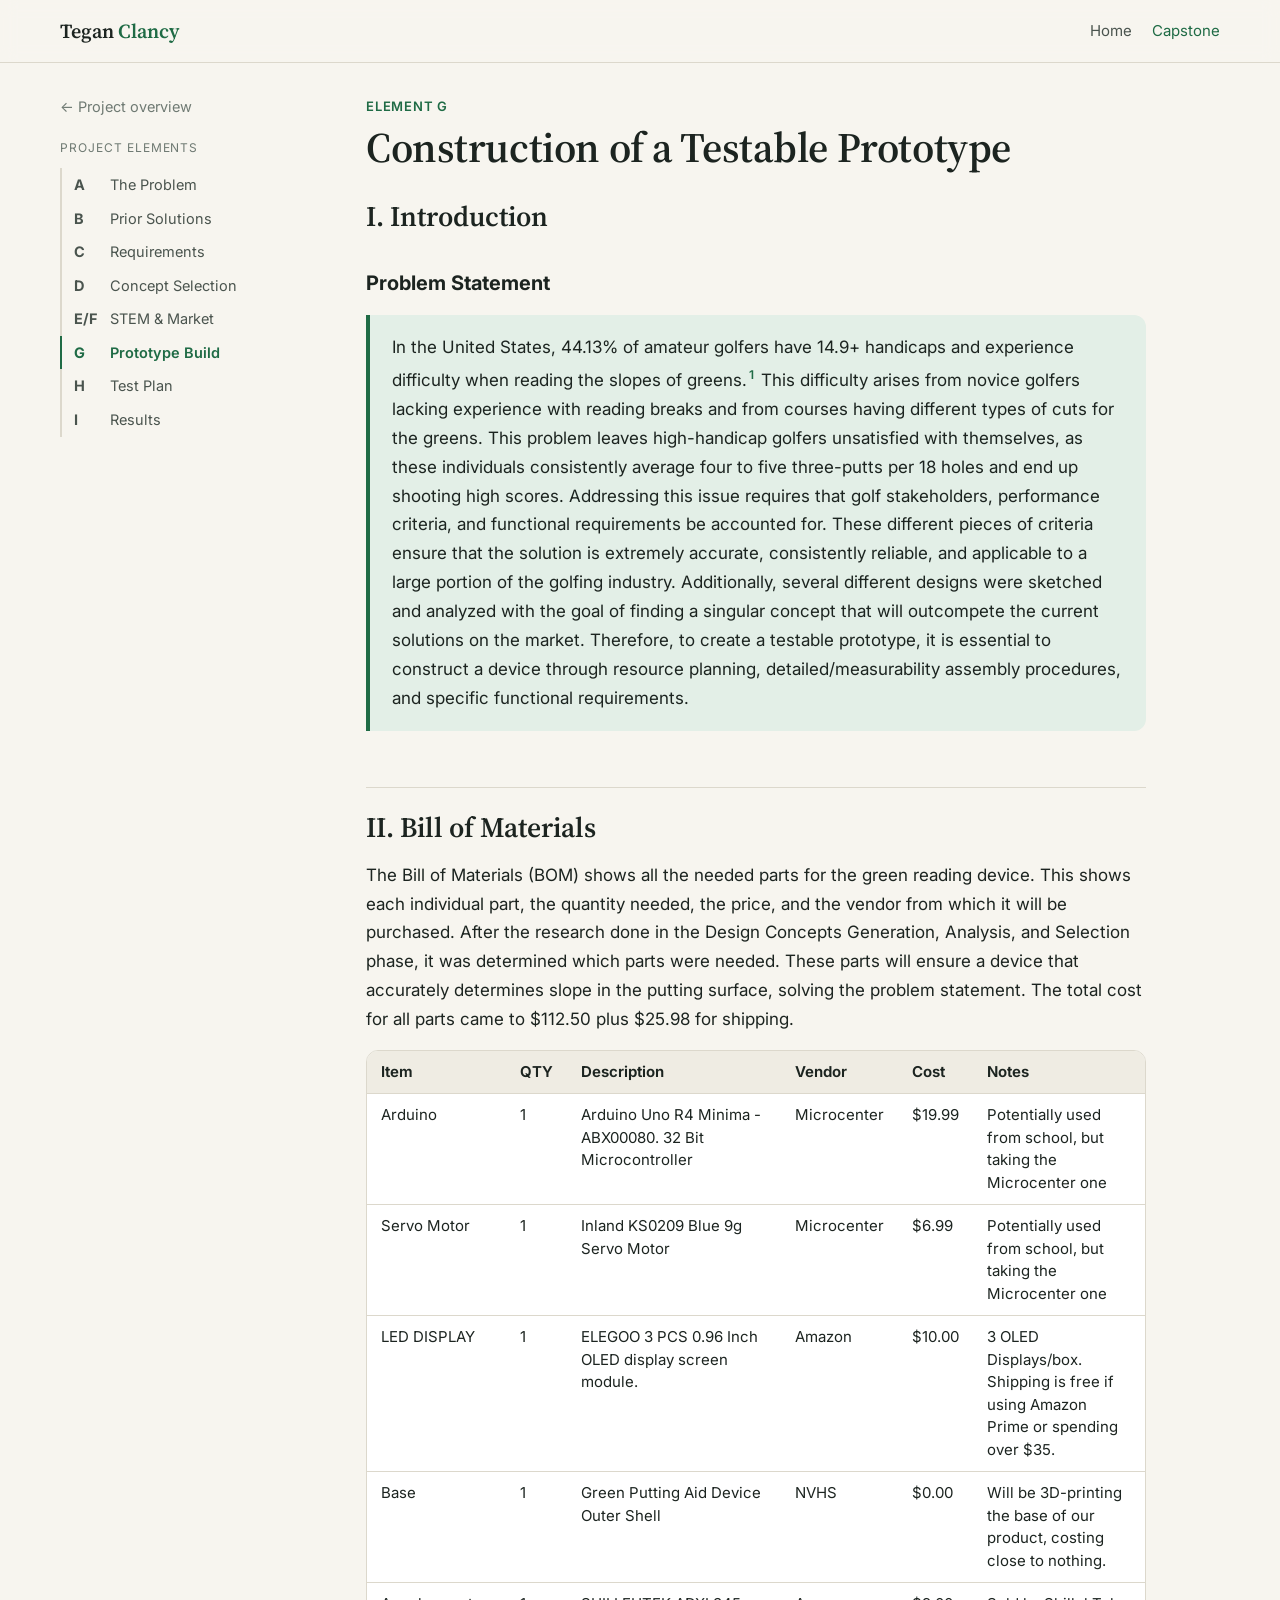
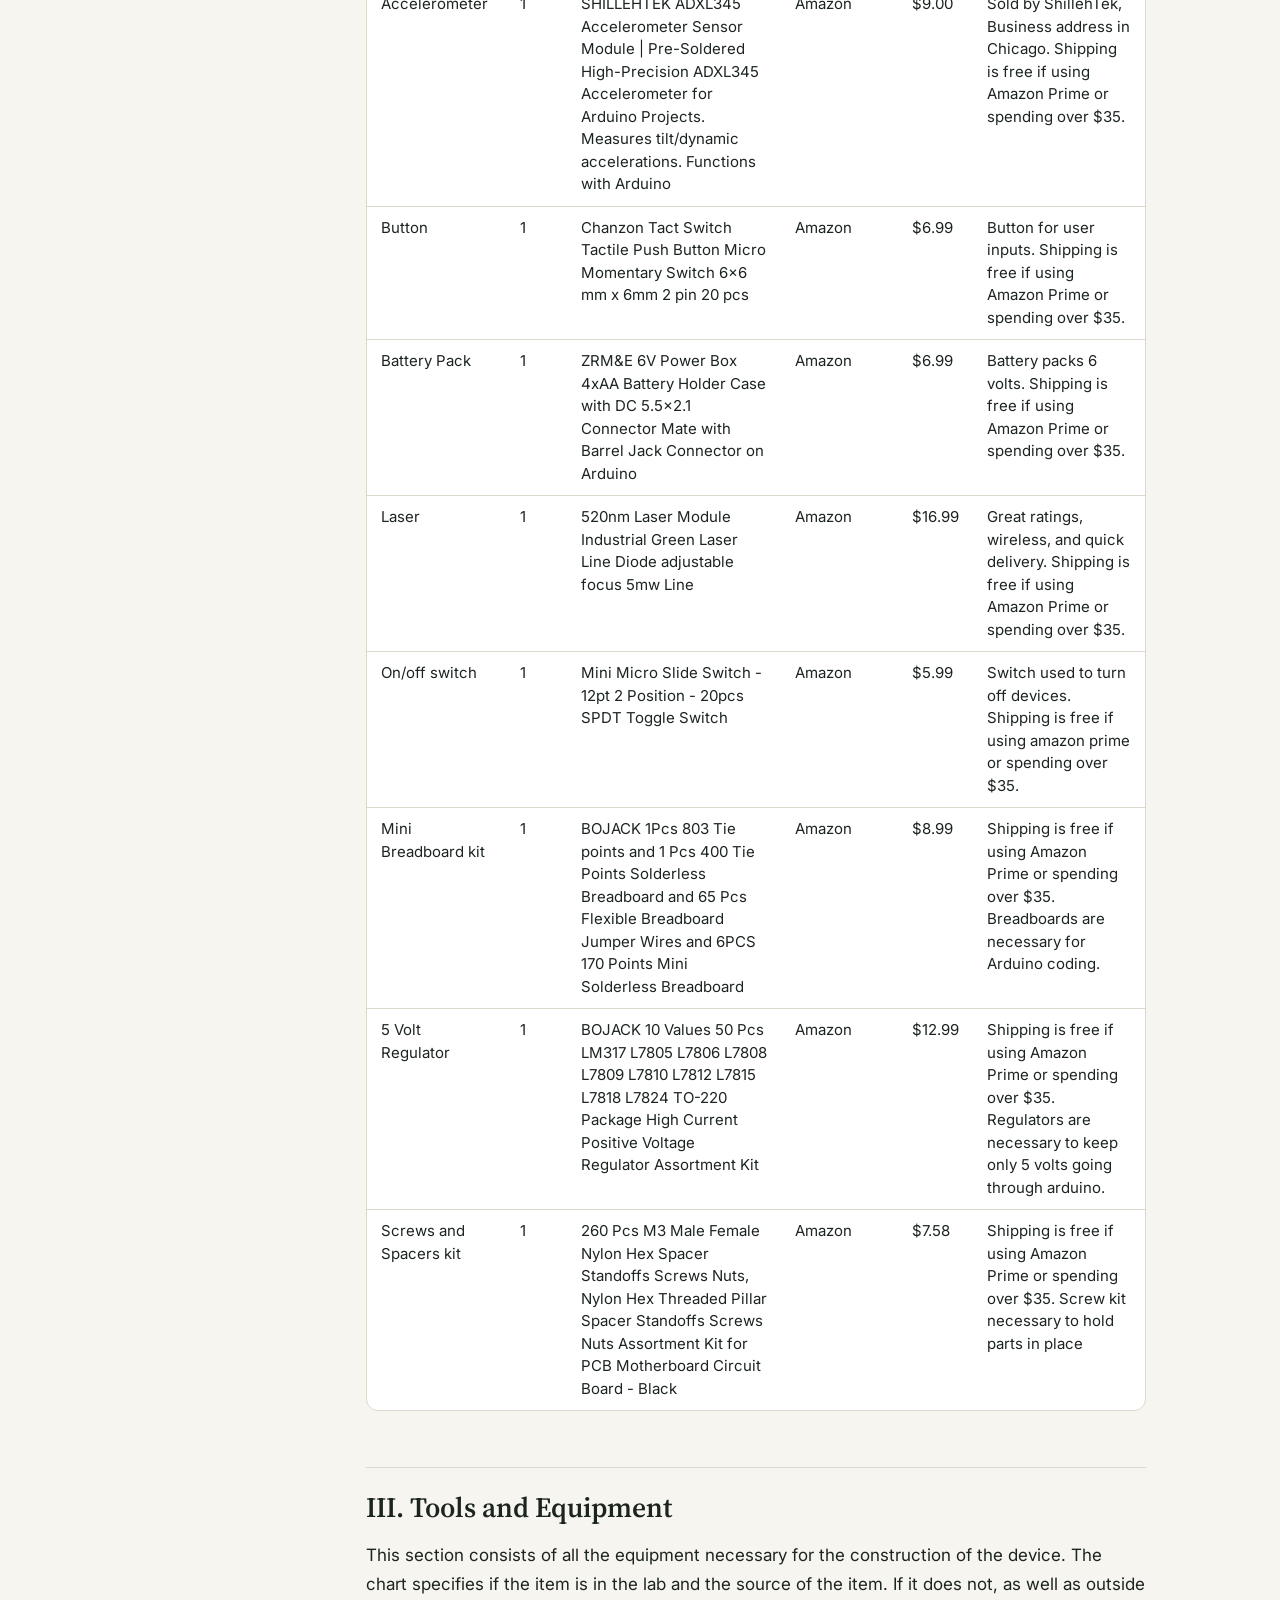
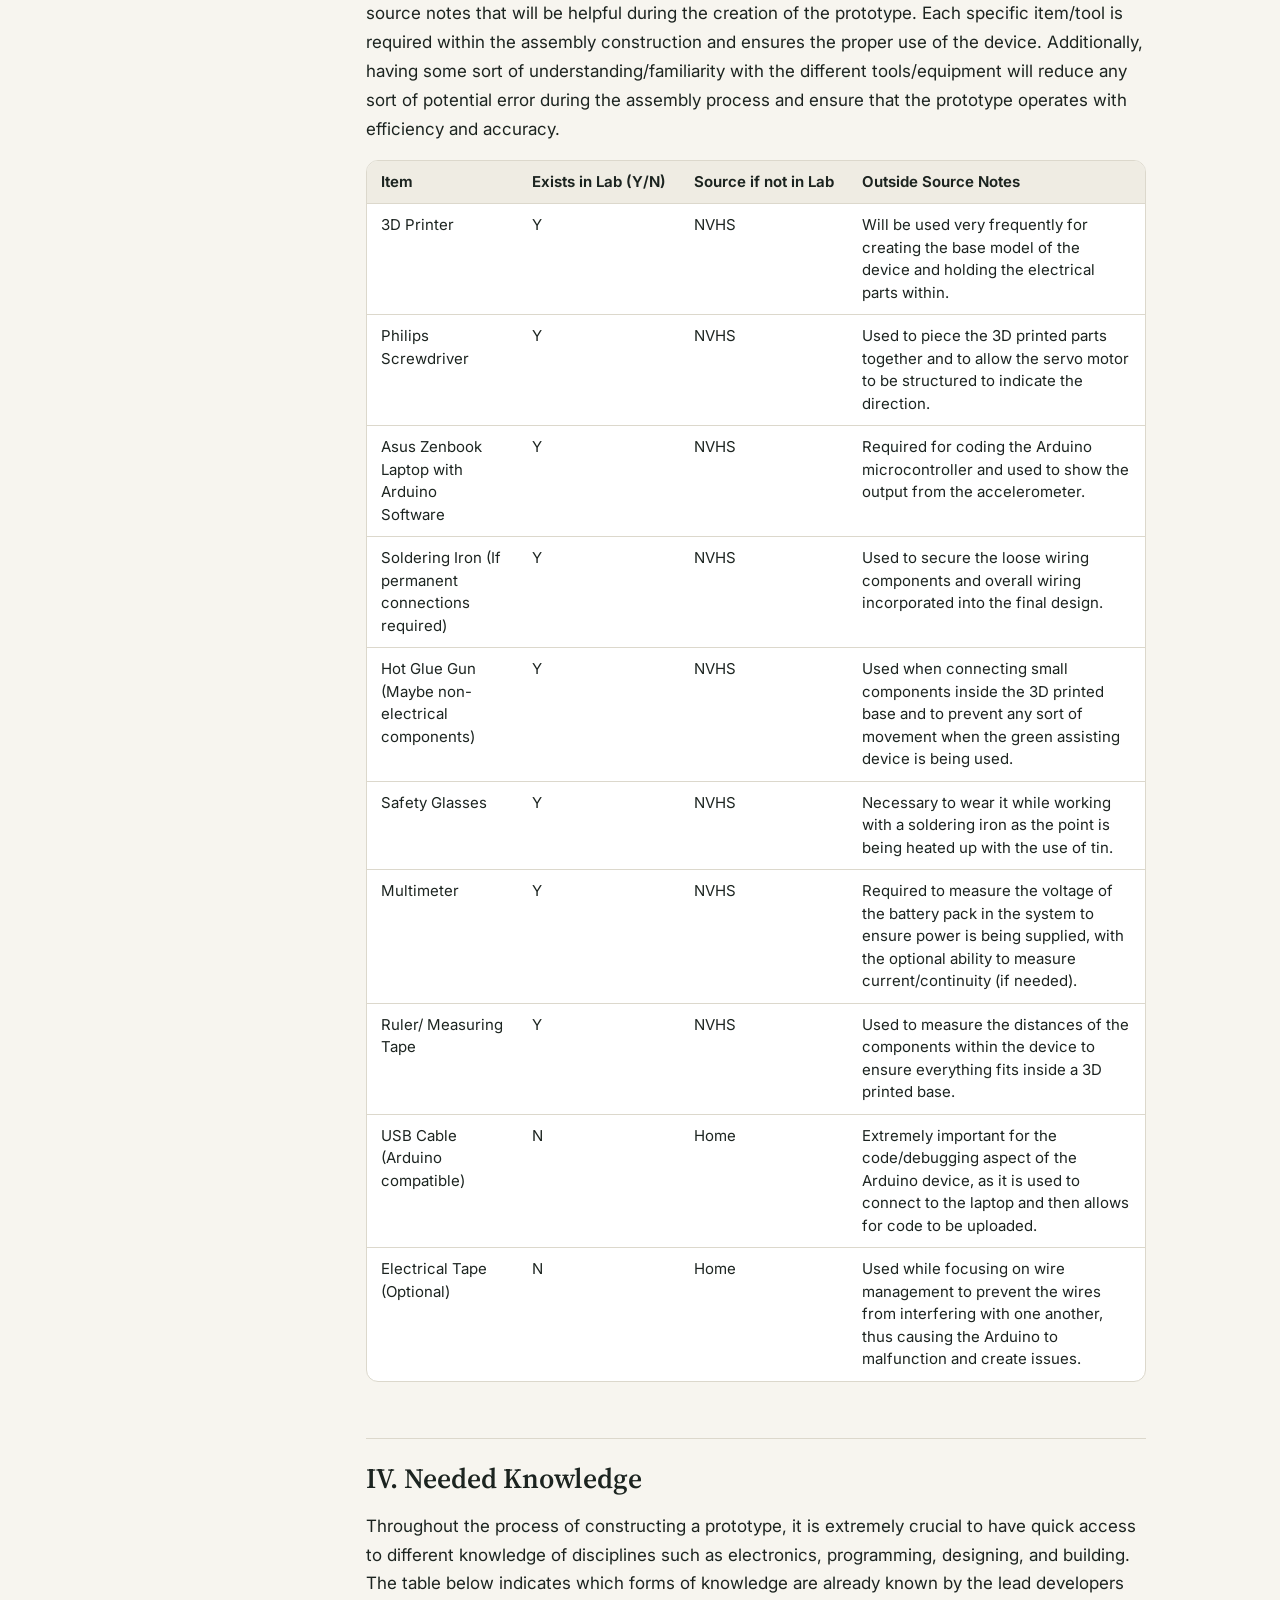
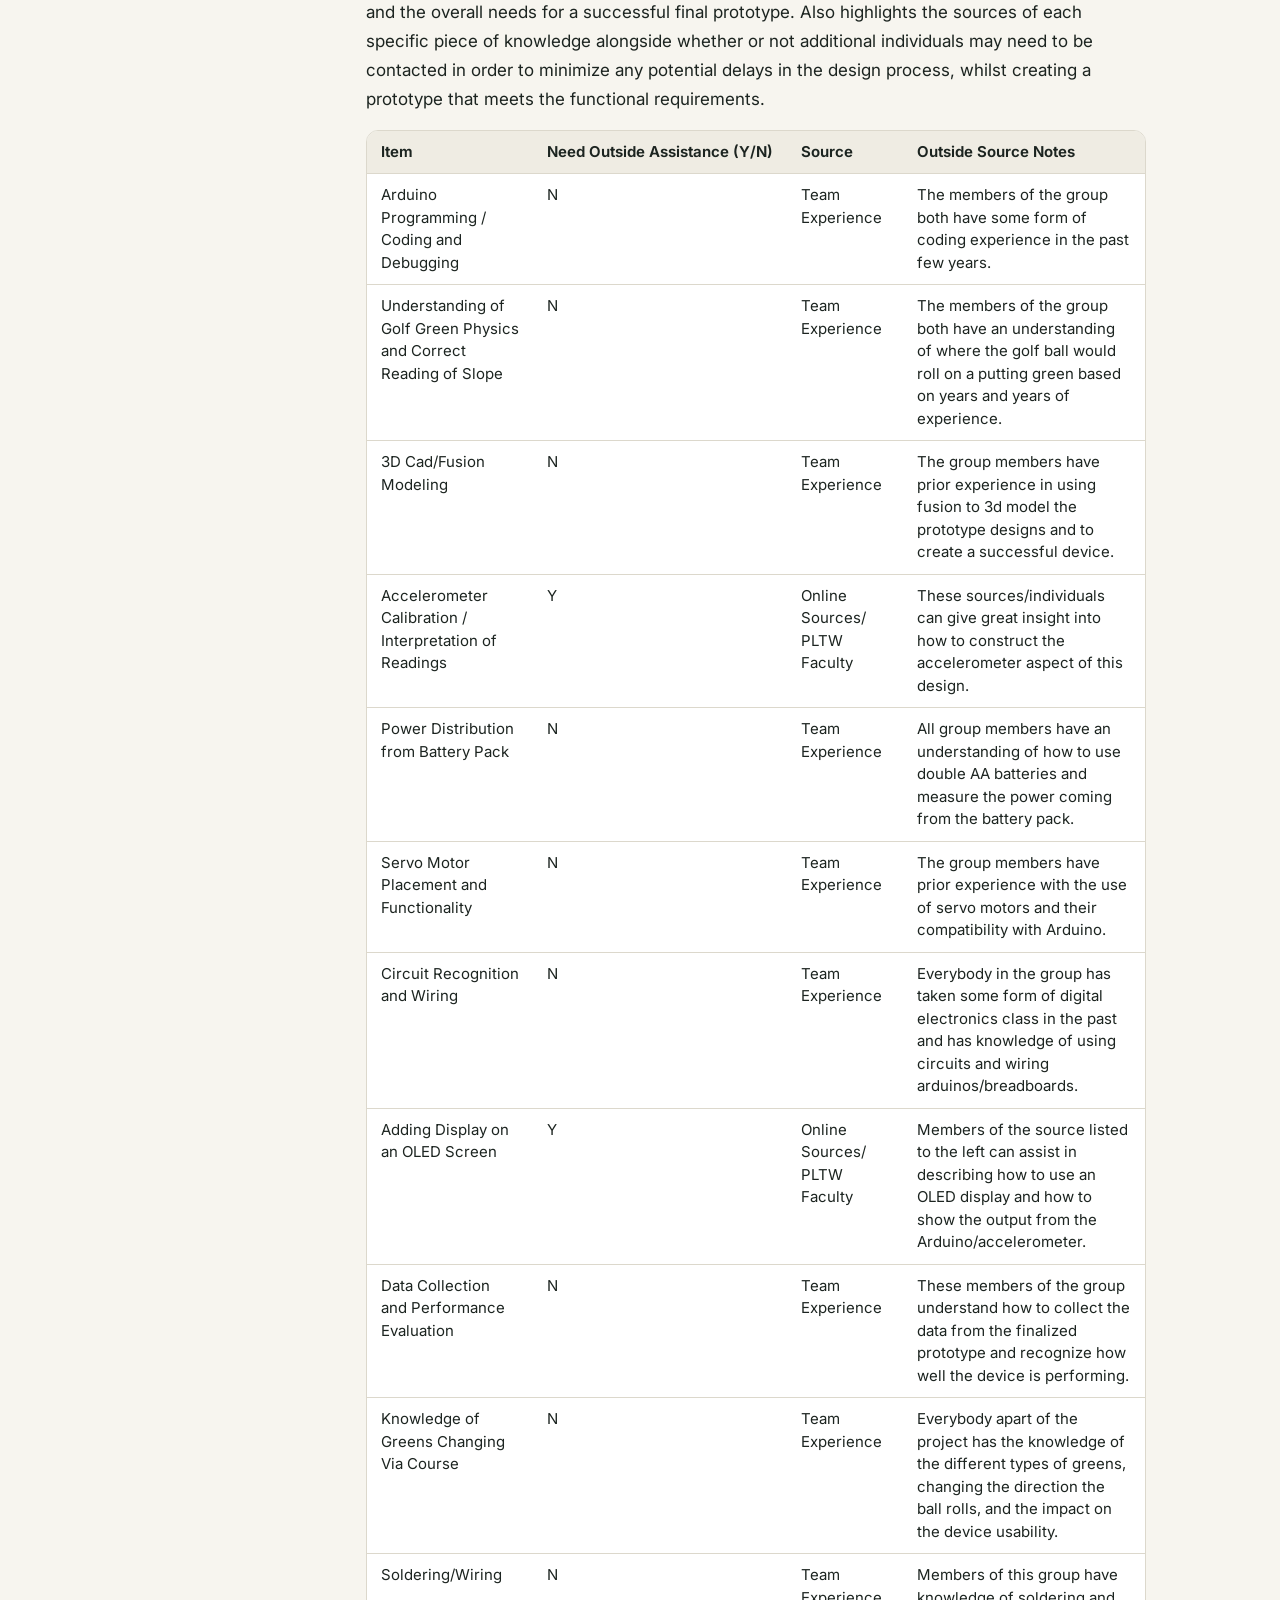
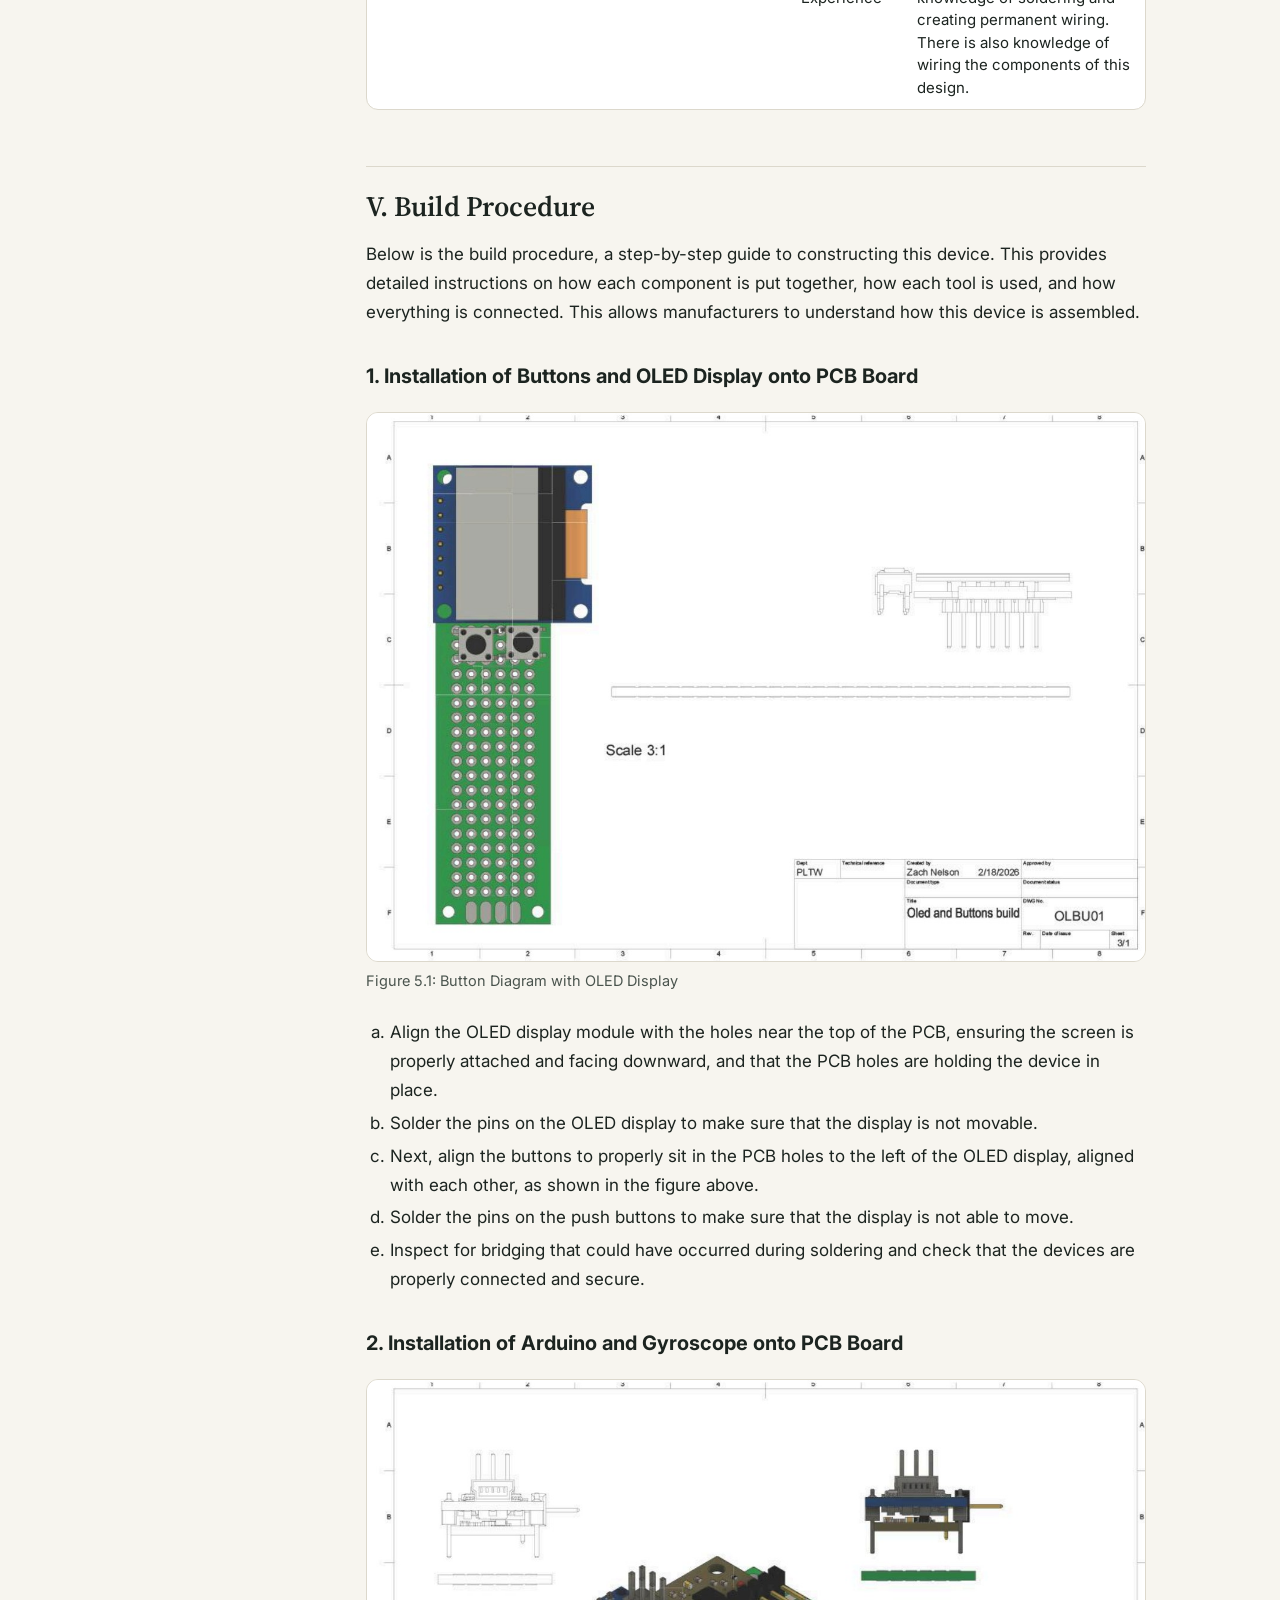
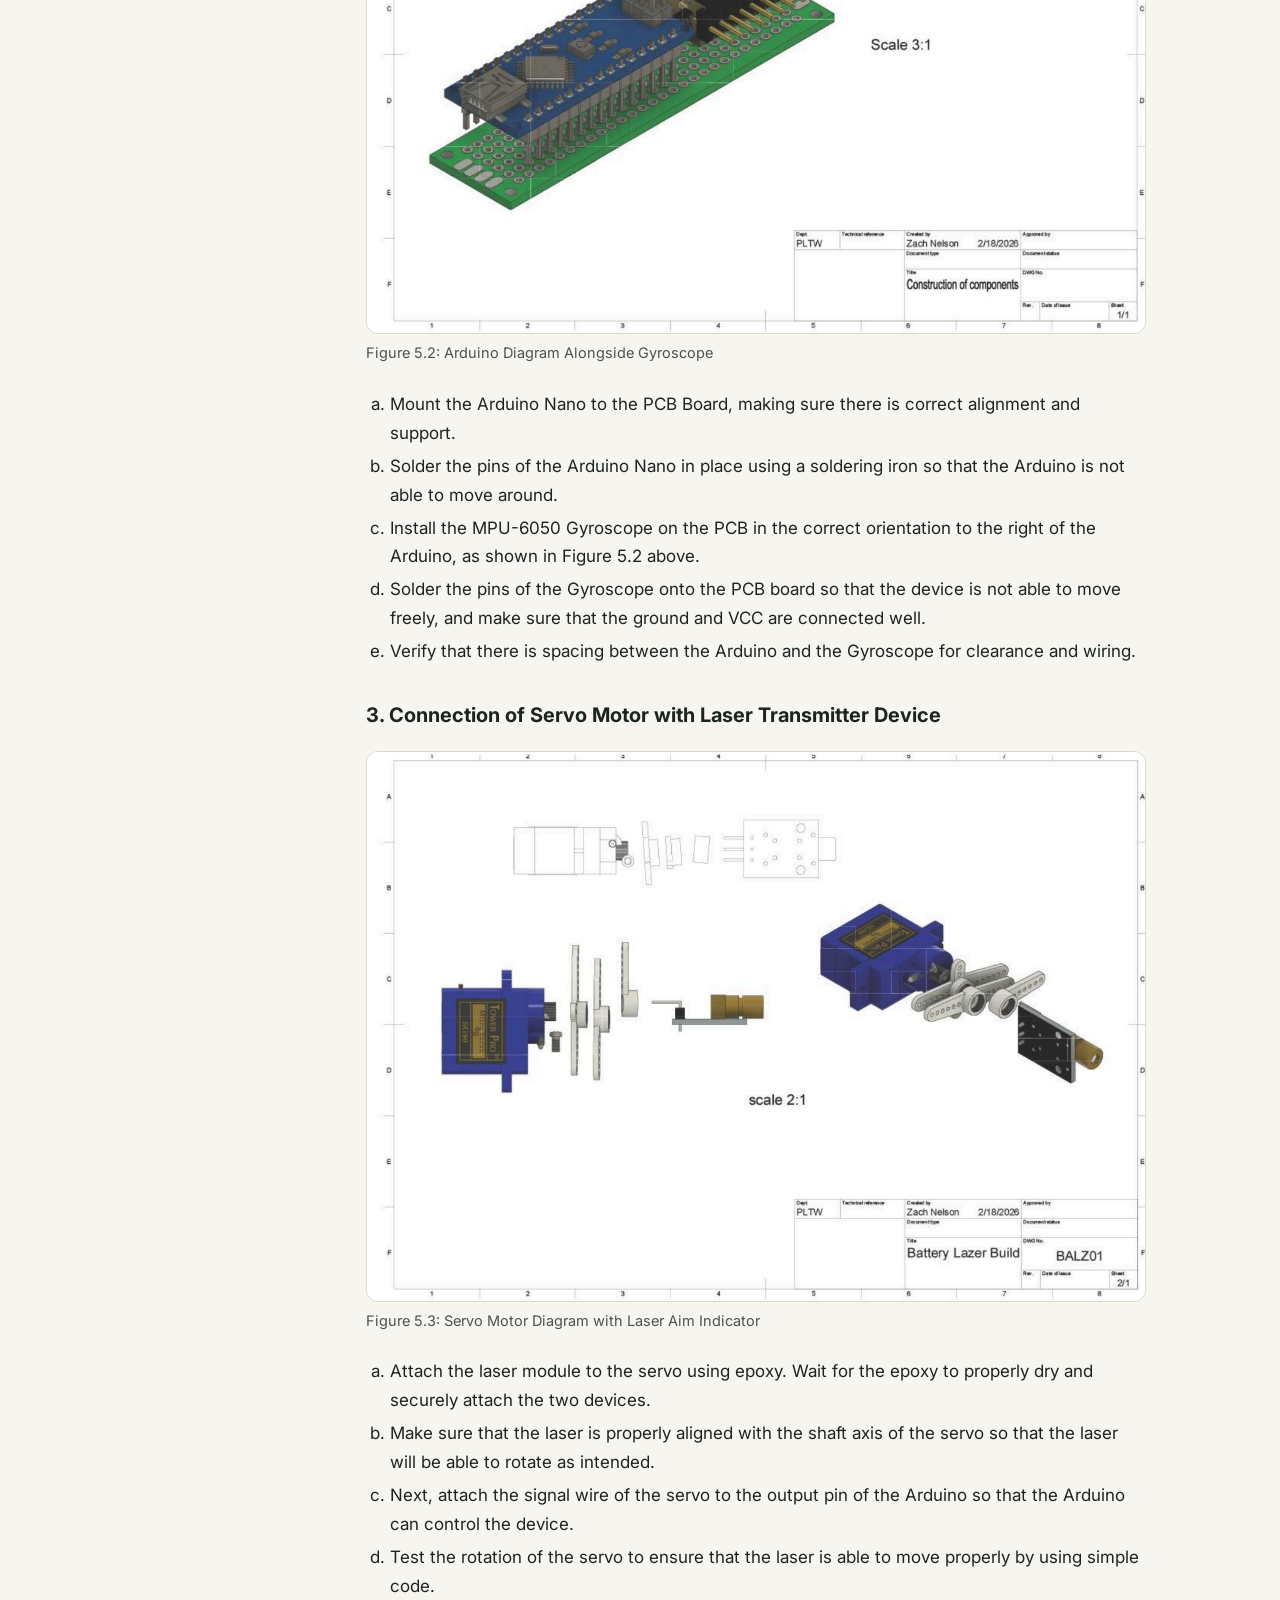
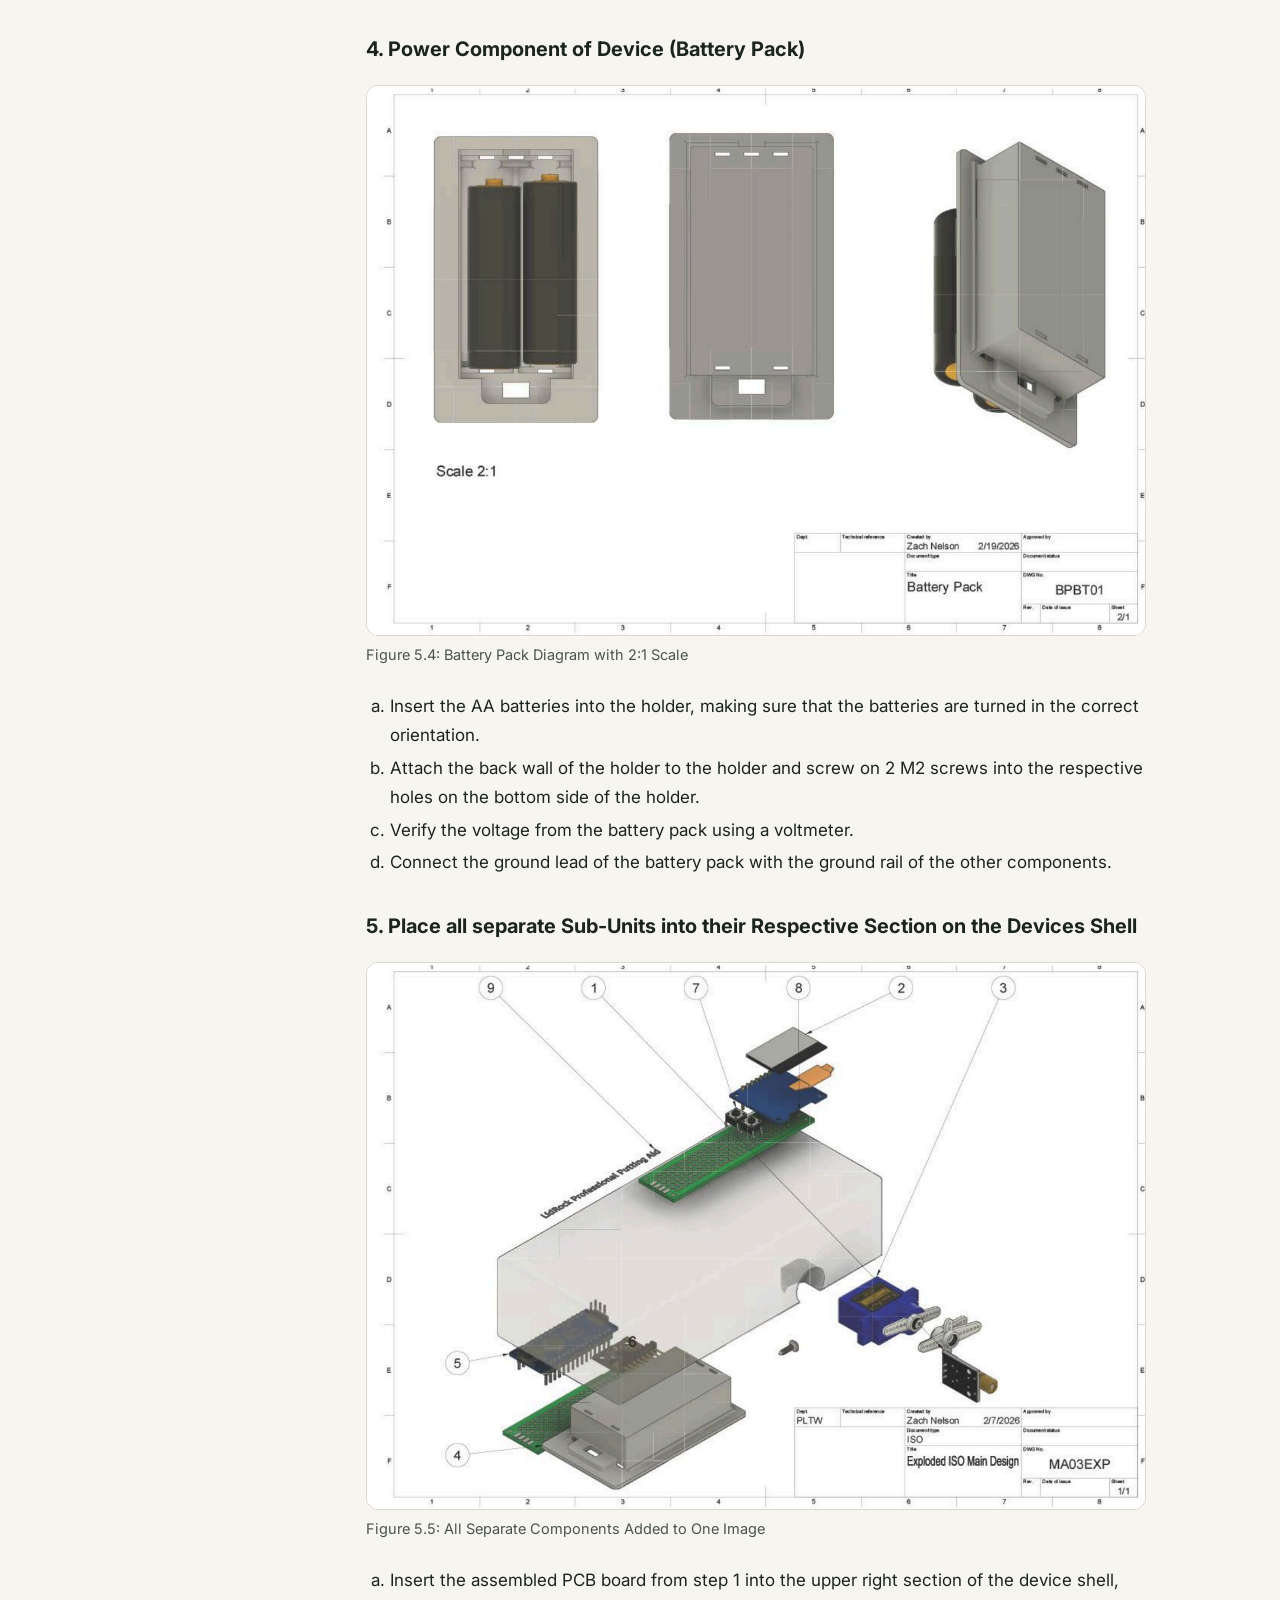
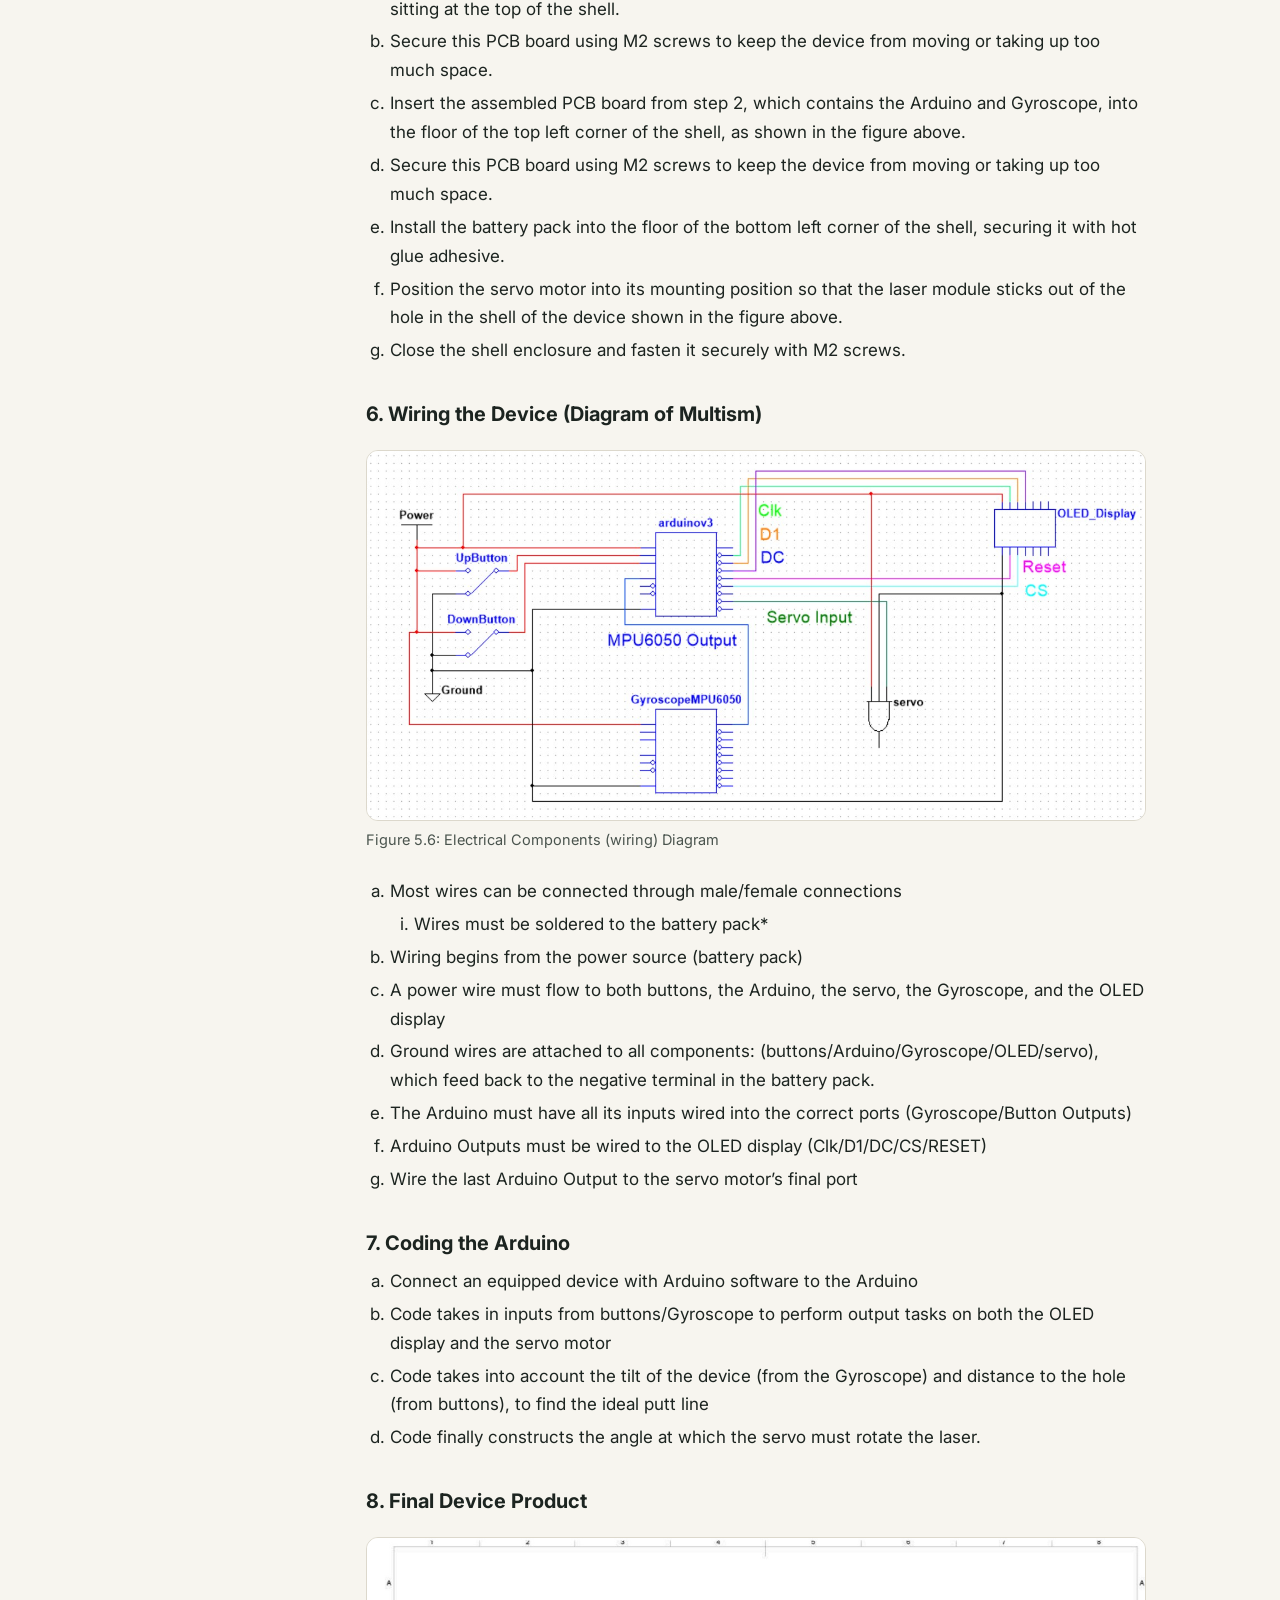
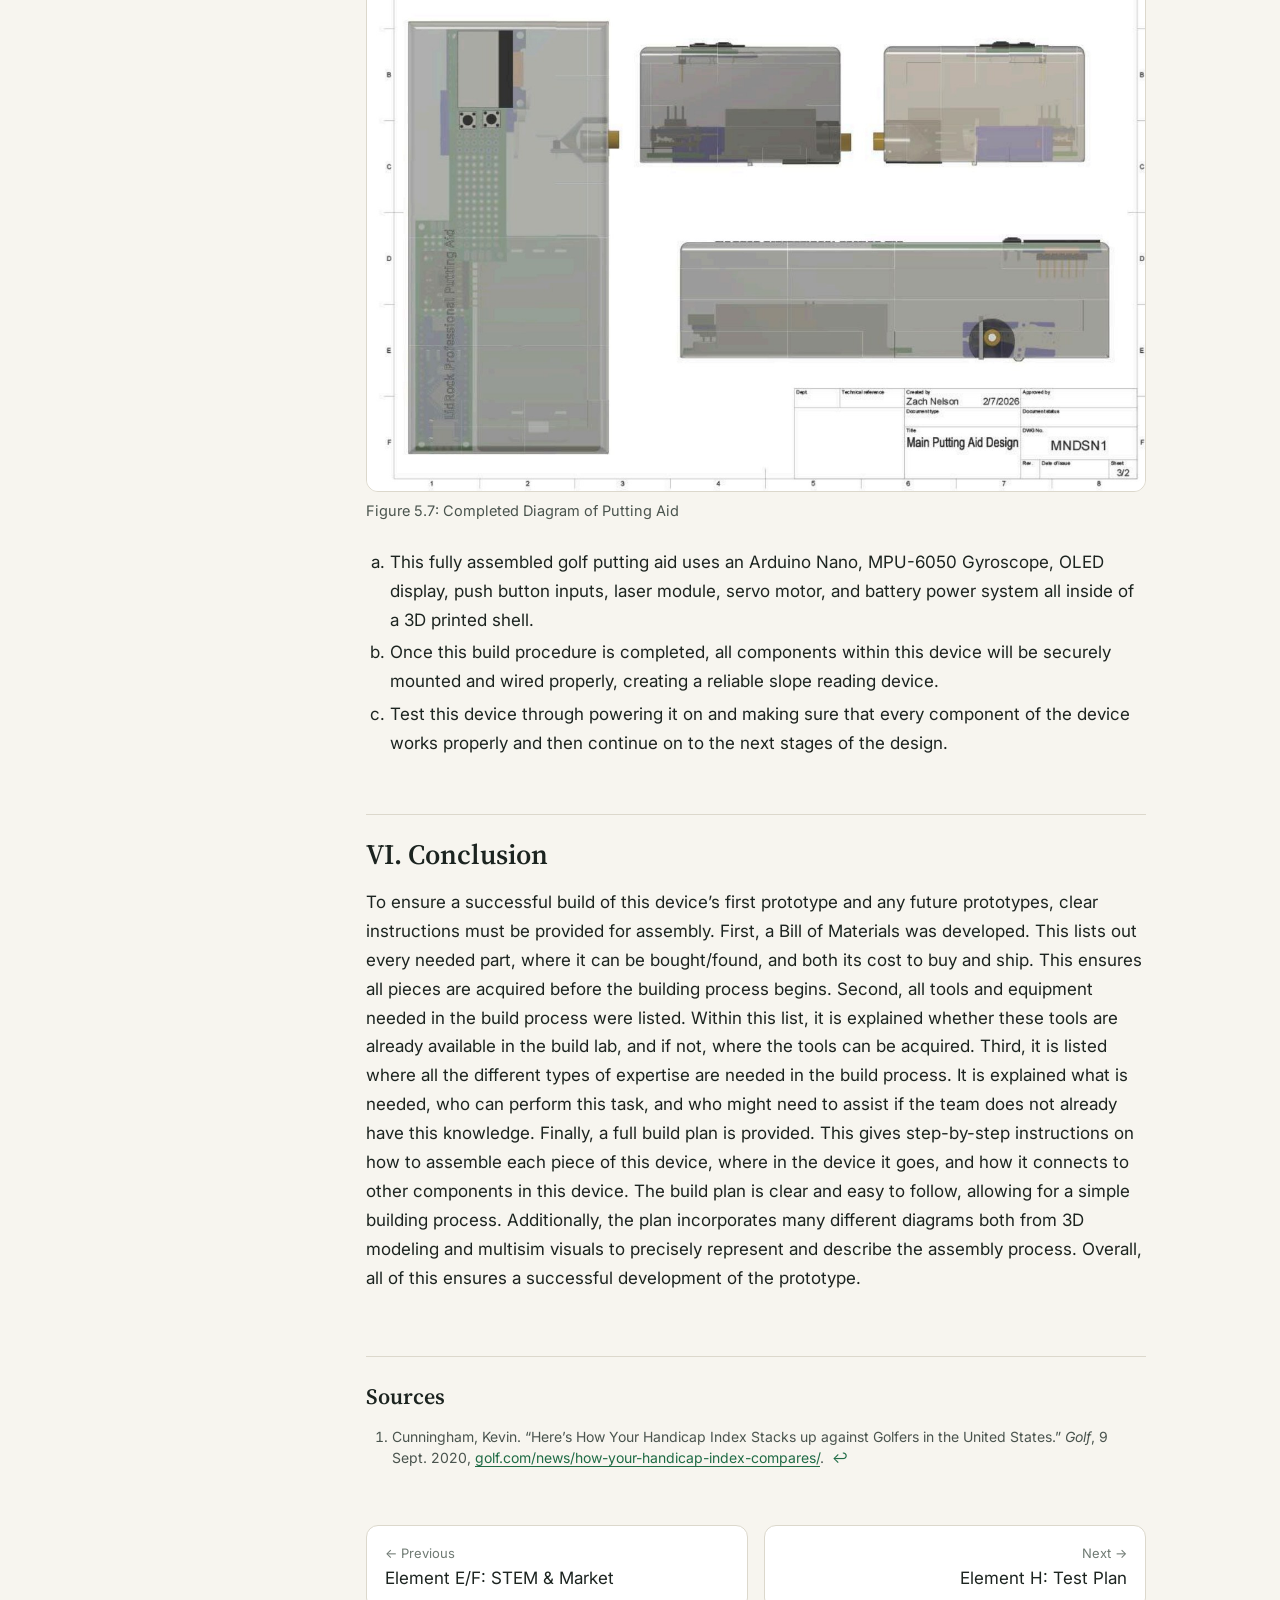
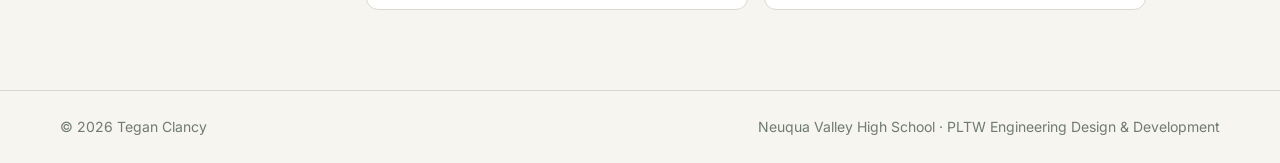
<file: element-g.html>
<!doctype html>
<html lang="en">
<head>
<meta charset="utf-8">
<meta name="viewport" content="width=device-width, initial-scale=1">
<title>Element G: Construction of a Testable Prototype | Tegan Clancy</title>
<meta name="description" content="Digital Green Reader capstone - Element G: Construction of a Testable Prototype">
<link rel="preconnect" href="https://fonts.googleapis.com">
<link rel="preconnect" href="https://fonts.gstatic.com" crossorigin>
<link href="https://fonts.googleapis.com/css2?family=Inter:wght@400;500;600;700&family=Source+Serif+4:opsz,wght@8..60,500;8..60,600&display=swap" rel="stylesheet">
<link rel="stylesheet" href="style.css">
<script>
function imgFallback(el) {
  var tries = ["png", "jpeg", "webp"], n = +(el.dataset.try || 0);
  if (n < tries.length) { el.dataset.try = n + 1; el.src = el.src.replace(/\.[a-z]+$/, "." + tries[n]); return; }
  var d = el.dataset, ph = document.createElement("div"); ph.className = "ph";
  ph.innerHTML = '<svg viewBox="0 0 24 24" fill="none" stroke="currentColor" stroke-width="1.6"><rect x="3" y="4" width="18" height="16" rx="2"/><circle cx="9" cy="10" r="2"/><path d="m21 17-5-5-9 8"/></svg>'
    + '<strong>Add image here</strong>'
    + (d.pdf ? '<span class="ph-row"><em>From PDF</em>' + d.pdf + '</span>' : '')
    + (d.cap ? '<span class="ph-row"><em>Figure</em>' + d.cap + '</span>' : '')
    + '<span class="ph-row"><em>Save as</em><code>' + d.img + '.jpg</code></span>';
  el.replaceWith(ph);
}
</script>
</head>
<body>
<header class="topbar"><div class="topbar-inner">
  <a class="brand" href="index.html">Tegan <span>Clancy</span></a>
  <nav class="topnav">
    <a href="index.html">Home</a>
    <a href="project.html" class="active">Capstone</a>
  </nav>
</div></header>
<div class="layout">
<aside class="sidebar">
<a class="back" href="project.html">&larr; Project overview</a>
<p class="label">Project elements</p>
<ol>
<li><a href="element-a.html"><span class="letter">A</span><span class="name">The Problem</span></a></li>
<li><a href="element-b.html"><span class="letter">B</span><span class="name">Prior Solutions</span></a></li>
<li><a href="element-c.html"><span class="letter">C</span><span class="name">Requirements</span></a></li>
<li><a href="element-d.html"><span class="letter">D</span><span class="name">Concept Selection</span></a></li>
<li><a href="element-ef.html"><span class="letter">E/F</span><span class="name">STEM &amp; Market</span></a></li>
<li><a href="element-g.html" class="current" aria-current="page"><span class="letter">G</span><span class="name">Prototype Build</span></a></li>
<li><a href="element-h.html"><span class="letter">H</span><span class="name">Test Plan</span></a></li>
<li><a href="element-i.html"><span class="letter">I</span><span class="name">Results</span></a></li>
</ol>
</aside>
<article class="page-g">
<p class="eyebrow">Element G</p>
<h1>Construction of a Testable Prototype</h1>
<h2>I. Introduction</h2>
<h3>Problem Statement</h3>
<div class="callout">
<p>In the United States, 44.13% of amateur golfers have 14.9+ handicaps and experience difficulty when reading the slopes of greens.<sup id="fnref:1"><a class="footnote-ref" href="#fn:1">1</a></sup> This difficulty arises from novice golfers lacking experience with reading breaks and from courses having different types of cuts for the greens. This problem leaves high-handicap golfers unsatisfied with themselves, as these individuals consistently average four to five three-putts per 18 holes and end up shooting high scores. Addressing this issue requires that golf stakeholders, performance criteria, and functional requirements be accounted for. These different pieces of criteria ensure that the solution is extremely accurate, consistently reliable, and applicable to a large portion of the golfing industry. Additionally, several different designs were sketched and analyzed with the goal of finding a singular concept that will outcompete the current solutions on the market. Therefore, to create a testable prototype, it is essential to construct a device through resource planning, detailed/measurability assembly procedures, and specific functional requirements.</p>
</div>
<h2>II. Bill of Materials</h2>
<p>The Bill of Materials (BOM) shows all the needed parts for the green reading device. This shows each individual part, the quantity needed, the price, and the vendor from which it will be purchased. After the research done in the Design Concepts Generation, Analysis, and Selection phase, it was determined which parts were needed. These parts will ensure a device that accurately determines slope in the putting surface, solving the problem statement. The total cost for all parts came to $112.50 plus $25.98 for shipping.</p>
<div class="table-wrap"><table>
<thead>
<tr>
<th>Item</th>
<th>QTY</th>
<th>Description</th>
<th>Vendor</th>
<th>Cost</th>
<th>Notes</th>
</tr>
</thead>
<tbody>
<tr>
<td>Arduino</td>
<td>1</td>
<td>Arduino Uno R4 Minima - ABX00080. 32 Bit Microcontroller</td>
<td>Microcenter</td>
<td>$19.99</td>
<td>Potentially used from school, but taking the Microcenter one</td>
</tr>
<tr>
<td>Servo Motor</td>
<td>1</td>
<td>Inland KS0209 Blue 9g Servo Motor</td>
<td>Microcenter</td>
<td>$6.99</td>
<td>Potentially used from school, but taking the Microcenter one</td>
</tr>
<tr>
<td>LED DISPLAY</td>
<td>1</td>
<td>ELEGOO 3 PCS 0.96 Inch OLED display screen module.</td>
<td>Amazon</td>
<td>$10.00</td>
<td>3 OLED Displays/box. Shipping is free if using Amazon Prime or spending over $35.</td>
</tr>
<tr>
<td>Base</td>
<td>1</td>
<td>Green Putting Aid Device Outer Shell</td>
<td>NVHS</td>
<td>$0.00</td>
<td>Will be 3D-printing the base of our product, costing close to nothing.</td>
</tr>
<tr>
<td>Accelerometer</td>
<td>1</td>
<td>SHILLEHTEK ADXL345 Accelerometer Sensor Module &#124; Pre-Soldered High-Precision ADXL345 Accelerometer for Arduino Projects. Measures tilt/dynamic accelerations. Functions with Arduino</td>
<td>Amazon</td>
<td>$9.00</td>
<td>Sold by ShillehTek, Business address in Chicago. Shipping is free if using Amazon Prime or spending over $35.</td>
</tr>
<tr>
<td>Button</td>
<td>1</td>
<td>Chanzon Tact Switch Tactile Push Button Micro Momentary Switch 6x6 mm x 6mm 2 pin 20 pcs</td>
<td>Amazon</td>
<td>$6.99</td>
<td>Button for user inputs. Shipping is free if using Amazon Prime or spending over $35.</td>
</tr>
<tr>
<td>Battery Pack</td>
<td>1</td>
<td>ZRM&amp;E 6V Power Box 4xAA Battery Holder Case with DC 5.5x2.1 Connector Mate with Barrel Jack Connector on Arduino</td>
<td>Amazon</td>
<td>$6.99</td>
<td>Battery packs 6 volts. Shipping is free if using Amazon Prime or spending over $35.</td>
</tr>
<tr>
<td>Laser</td>
<td>1</td>
<td>520nm Laser Module Industrial Green Laser Line Diode adjustable focus 5mw Line</td>
<td>Amazon</td>
<td>$16.99</td>
<td>Great ratings, wireless, and quick delivery. Shipping is free if using Amazon Prime or spending over $35.</td>
</tr>
<tr>
<td>On/off switch</td>
<td>1</td>
<td>Mini Micro Slide Switch - 12pt 2 Position - 20pcs SPDT Toggle Switch</td>
<td>Amazon</td>
<td>$5.99</td>
<td>Switch used to turn off devices. Shipping is free if using amazon prime or spending over $35.</td>
</tr>
<tr>
<td>Mini Breadboard kit</td>
<td>1</td>
<td>BOJACK 1Pcs 803 Tie points and 1 Pcs 400 Tie Points Solderless Breadboard and 65 Pcs Flexible Breadboard Jumper Wires and 6PCS 170 Points Mini Solderless Breadboard</td>
<td>Amazon</td>
<td>$8.99</td>
<td>Shipping is free if using Amazon Prime or spending over $35. Breadboards are necessary for Arduino coding.</td>
</tr>
<tr>
<td>5 Volt Regulator</td>
<td>1</td>
<td>BOJACK 10 Values 50 Pcs LM317 L7805 L7806 L7808 L7809 L7810 L7812 L7815 L7818 L7824 TO-220 Package High Current Positive Voltage Regulator Assortment Kit</td>
<td>Amazon</td>
<td>$12.99</td>
<td>Shipping is free if using Amazon Prime or spending over $35. Regulators are necessary to keep only 5 volts going through arduino.</td>
</tr>
<tr>
<td>Screws and Spacers kit</td>
<td>1</td>
<td>260 Pcs M3 Male Female Nylon Hex Spacer Standoffs Screws Nuts, Nylon Hex Threaded Pillar Spacer Standoffs Screws Nuts Assortment Kit for PCB Motherboard Circuit Board - Black</td>
<td>Amazon</td>
<td>$7.58</td>
<td>Shipping is free if using Amazon Prime or spending over $35. Screw kit necessary to hold parts in place</td>
</tr>
</tbody>
</table></div>
<h2>III. Tools and Equipment</h2>
<p>This section consists of all the equipment necessary for the construction of the device. The chart specifies if the item is in the lab and the source of the item. If it does not, as well as outside source notes that will be helpful during the creation of the prototype. Each specific item/tool is required within the assembly construction and ensures the proper use of the device. Additionally, having some sort of understanding/familiarity with the different tools/equipment will reduce any sort of potential error during the assembly process and ensure that the prototype operates with efficiency and accuracy.</p>
<div class="table-wrap"><table>
<thead>
<tr>
<th>Item</th>
<th>Exists in Lab (Y/N)</th>
<th>Source if not in Lab</th>
<th>Outside Source Notes</th>
</tr>
</thead>
<tbody>
<tr>
<td>3D Printer</td>
<td>Y</td>
<td>NVHS</td>
<td>Will be used very frequently for creating the base model of the device and holding the electrical parts within.</td>
</tr>
<tr>
<td>Philips Screwdriver</td>
<td>Y</td>
<td>NVHS</td>
<td>Used to piece the 3D printed parts together and to allow the servo motor to be structured to indicate the direction.</td>
</tr>
<tr>
<td>Asus Zenbook Laptop with Arduino Software</td>
<td>Y</td>
<td>NVHS</td>
<td>Required for coding the Arduino microcontroller and used to show the output from the accelerometer.</td>
</tr>
<tr>
<td>Soldering Iron (If permanent connections required)</td>
<td>Y</td>
<td>NVHS</td>
<td>Used to secure the loose wiring components and overall wiring incorporated into the final design.</td>
</tr>
<tr>
<td>Hot Glue Gun (Maybe non-electrical components)</td>
<td>Y</td>
<td>NVHS</td>
<td>Used when connecting small components inside the 3D printed base and to prevent any sort of movement when the green assisting device is being used.</td>
</tr>
<tr>
<td>Safety Glasses</td>
<td>Y</td>
<td>NVHS</td>
<td>Necessary to wear it while working with a soldering iron as the point is being heated up with the use of tin.</td>
</tr>
<tr>
<td>Multimeter</td>
<td>Y</td>
<td>NVHS</td>
<td>Required to measure the voltage of the battery pack in the system to ensure power is being supplied, with the optional ability to measure current/continuity (if needed).</td>
</tr>
<tr>
<td>Ruler/ Measuring Tape</td>
<td>Y</td>
<td>NVHS</td>
<td>Used to measure the distances of the components within the device to ensure everything fits inside a 3D printed base.</td>
</tr>
<tr>
<td>USB Cable (Arduino compatible)</td>
<td>N</td>
<td>Home</td>
<td>Extremely important for the code/debugging aspect of the Arduino device, as it is used to connect to the laptop and then allows for code to be uploaded.</td>
</tr>
<tr>
<td>Electrical Tape (Optional)</td>
<td>N</td>
<td>Home</td>
<td>Used while focusing on wire management to prevent the wires from interfering with one another, thus causing the Arduino to malfunction and create issues.</td>
</tr>
</tbody>
</table></div>
<h2>IV. Needed Knowledge</h2>
<p>Throughout the process of constructing a prototype, it is extremely crucial to have quick access to different knowledge of disciplines such as electronics, programming, designing, and building. The table below indicates which forms of knowledge are already known by the lead developers and the overall needs for a successful final prototype. Also highlights the sources of each specific piece of knowledge alongside whether or not additional individuals may need to be contacted in order to minimize any potential delays in the design process, whilst creating a prototype that meets the functional requirements.</p>
<div class="table-wrap"><table>
<thead>
<tr>
<th>Item</th>
<th>Need Outside Assistance (Y/N)</th>
<th>Source</th>
<th>Outside Source Notes</th>
</tr>
</thead>
<tbody>
<tr>
<td>Arduino Programming / Coding and Debugging</td>
<td>N</td>
<td>Team Experience</td>
<td>The members of the group both have some form of coding experience in the past few years.</td>
</tr>
<tr>
<td>Understanding of Golf Green Physics and Correct Reading of Slope</td>
<td>N</td>
<td>Team Experience</td>
<td>The members of the group both have an understanding of where the golf ball would roll on a putting green based on years and years of experience.</td>
</tr>
<tr>
<td>3D Cad/Fusion Modeling</td>
<td>N</td>
<td>Team Experience</td>
<td>The group members have prior experience in using fusion to 3d model the prototype designs and to create a successful device.</td>
</tr>
<tr>
<td>Accelerometer Calibration / Interpretation of Readings</td>
<td>Y</td>
<td>Online Sources/ PLTW Faculty</td>
<td>These sources/individuals can give great insight into how to construct the accelerometer aspect of this design.</td>
</tr>
<tr>
<td>Power Distribution from Battery Pack</td>
<td>N</td>
<td>Team Experience</td>
<td>All group members have an understanding of how to use double AA batteries and measure the power coming from the battery pack.</td>
</tr>
<tr>
<td>Servo Motor Placement and Functionality</td>
<td>N</td>
<td>Team Experience</td>
<td>The group members have prior experience with the use of servo motors and their compatibility with Arduino.</td>
</tr>
<tr>
<td>Circuit Recognition and Wiring</td>
<td>N</td>
<td>Team Experience</td>
<td>Everybody in the group has taken some form of digital electronics class in the past and has knowledge of using circuits and wiring arduinos/breadboards.</td>
</tr>
<tr>
<td>Adding Display on an OLED Screen</td>
<td>Y</td>
<td>Online Sources/ PLTW Faculty</td>
<td>Members of the source listed to the left can assist in describing how to use an OLED display and how to show the output from the Arduino/accelerometer.</td>
</tr>
<tr>
<td>Data Collection and Performance Evaluation</td>
<td>N</td>
<td>Team Experience</td>
<td>These members of the group understand how to collect the data from the finalized prototype and recognize how well the device is performing.</td>
</tr>
<tr>
<td>Knowledge of Greens Changing Via Course</td>
<td>N</td>
<td>Team Experience</td>
<td>Everybody apart of the project has the knowledge of the different types of greens, changing the direction the ball rolls, and the impact on the device usability.</td>
</tr>
<tr>
<td>Soldering/Wiring</td>
<td>N</td>
<td>Team Experience</td>
<td>Members of this group have knowledge of soldering and creating permanent wiring. There is also knowledge of wiring the components of this design.</td>
</tr>
</tbody>
</table></div>
<h2>V. Build Procedure</h2>
<p>Below is the build procedure, a step-by-step guide to constructing this device. This provides detailed instructions on how each component is put together, how each tool is used, and how everything is connected. This allows manufacturers to understand how this device is assembled.</p>
<h3>1. Installation of Buttons and OLED Display onto PCB Board</h3>
<figure class="fig" id="img-g-5-1">
<div class="frame"><img src="g-5-1.jpg" data-img="g-5-1" data-pdf="Element G Outline - NPC" data-cap="Figure 5.1: Button Diagram with OLED Display" alt="Figure 5.1: Button Diagram with OLED Display" loading="lazy" onerror="imgFallback(this)"></div>
<figcaption>Figure 5.1: Button Diagram with OLED Display</figcaption>
</figure>
<ol>
<li>Align the OLED display module with the holes near the top of the PCB, ensuring the screen is properly attached and facing downward, and that the PCB holes are holding the device in place.</li>
<li>Solder the pins on the OLED display to make sure that the display is not movable.</li>
<li>Next, align the buttons to properly sit in the PCB holes to the left of the OLED display, aligned with each other, as shown in the figure above.</li>
<li>Solder the pins on the push buttons to make sure that the display is not able to move.</li>
<li>Inspect for bridging that could have occurred during soldering and check that the devices are properly connected and secure.</li>
</ol>
<h3>2. Installation of Arduino and Gyroscope onto PCB Board</h3>
<figure class="fig" id="img-g-5-2">
<div class="frame"><img src="g-5-2.jpg" data-img="g-5-2" data-pdf="Element G Outline - NPC" data-cap="Figure 5.2: Arduino Diagram Alongside Gyroscope" alt="Figure 5.2: Arduino Diagram Alongside Gyroscope" loading="lazy" onerror="imgFallback(this)"></div>
<figcaption>Figure 5.2: Arduino Diagram Alongside Gyroscope</figcaption>
</figure>
<ol>
<li>Mount the Arduino Nano to the PCB Board, making sure there is correct alignment and support.</li>
<li>Solder the pins of the Arduino Nano in place using a soldering iron so that the Arduino is not able to move around.</li>
<li>Install the MPU-6050 Gyroscope on the PCB in the correct orientation to the right of the Arduino, as shown in Figure 5.2 above.</li>
<li>Solder the pins of the Gyroscope onto the PCB board so that the device is not able to move freely, and make sure that the ground and VCC are connected well.</li>
<li>Verify that there is spacing between the Arduino and the Gyroscope for clearance and wiring.</li>
</ol>
<h3>3. Connection of Servo Motor with Laser Transmitter Device</h3>
<figure class="fig" id="img-g-5-3">
<div class="frame"><img src="g-5-3.jpg" data-img="g-5-3" data-pdf="Element G Outline - NPC" data-cap="Figure 5.3: Servo Motor Diagram with Laser Aim Indicator" alt="Figure 5.3: Servo Motor Diagram with Laser Aim Indicator" loading="lazy" onerror="imgFallback(this)"></div>
<figcaption>Figure 5.3: Servo Motor Diagram with Laser Aim Indicator</figcaption>
</figure>
<ol>
<li>Attach the laser module to the servo using epoxy. Wait for the epoxy to properly dry and securely attach the two devices.</li>
<li>Make sure that the laser is properly aligned with the shaft axis of the servo so that the laser will be able to rotate as intended.</li>
<li>Next, attach the signal wire of the servo to the output pin of the Arduino so that the Arduino can control the device.</li>
<li>Test the rotation of the servo to ensure that the laser is able to move properly by using simple code.</li>
</ol>
<h3>4. Power Component of Device (Battery Pack)</h3>
<figure class="fig" id="img-g-5-4">
<div class="frame"><img src="g-5-4.jpg" data-img="g-5-4" data-pdf="Element G Outline - NPC" data-cap="Figure 5.4: Battery Pack Diagram with 2:1 Scale" alt="Figure 5.4: Battery Pack Diagram with 2:1 Scale" loading="lazy" onerror="imgFallback(this)"></div>
<figcaption>Figure 5.4: Battery Pack Diagram with 2:1 Scale</figcaption>
</figure>
<ol>
<li>Insert the AA batteries into the holder, making sure that the batteries are turned in the correct orientation.</li>
<li>Attach the back wall of the holder to the holder and screw on 2 M2 screws into the respective holes on the bottom side of the holder.</li>
<li>Verify the voltage from the battery pack using a voltmeter.</li>
<li>Connect the ground lead of the battery pack with the ground rail of the other components.</li>
</ol>
<h3>5. Place all separate Sub-Units into their Respective Section on the Devices Shell</h3>
<figure class="fig" id="img-g-5-5">
<div class="frame"><img src="g-5-5.jpg" data-img="g-5-5" data-pdf="Element G Outline - NPC" data-cap="Figure 5.5: All Separate Components Added to One Image" alt="Figure 5.5: All Separate Components Added to One Image" loading="lazy" onerror="imgFallback(this)"></div>
<figcaption>Figure 5.5: All Separate Components Added to One Image</figcaption>
</figure>
<ol>
<li>Insert the assembled PCB board from step 1 into the upper right section of the device shell, sitting at the top of the shell.</li>
<li>Secure this PCB board using M2 screws to keep the device from moving or taking up too much space.</li>
<li>Insert the assembled PCB board from step 2, which contains the Arduino and Gyroscope, into the floor of the top left corner of the shell, as shown in the figure above.</li>
<li>Secure this PCB board using M2 screws to keep the device from moving or taking up too much space.</li>
<li>Install the battery pack into the floor of the bottom left corner of the shell, securing it with hot glue adhesive.</li>
<li>Position the servo motor into its mounting position so that the laser module sticks out of the hole in the shell of the device shown in the figure above.</li>
<li>Close the shell enclosure and fasten it securely with M2 screws.</li>
</ol>
<h3>6. Wiring the Device (Diagram of Multism)</h3>
<figure class="fig" id="img-g-5-6">
<div class="frame"><img src="g-5-6.jpg" data-img="g-5-6" data-pdf="Element G Outline - NPC" data-cap="Figure 5.6: Electrical Components (wiring) Diagram" alt="Figure 5.6: Electrical Components (wiring) Diagram" loading="lazy" onerror="imgFallback(this)"></div>
<figcaption>Figure 5.6: Electrical Components (wiring) Diagram</figcaption>
</figure>
<ol>
<li>Most wires can be connected through male/female connections<ol>
<li>Wires must be soldered to the battery pack*</li>
</ol>
</li>
<li>Wiring begins from the power source (battery pack)</li>
<li>A power wire must flow to both buttons, the Arduino, the servo, the Gyroscope, and the OLED display</li>
<li>Ground wires are attached to all components: (buttons/Arduino/Gyroscope/OLED/servo), which feed back to the negative terminal in the battery pack.</li>
<li>The Arduino must have all its inputs wired into the correct ports (Gyroscope/Button Outputs)</li>
<li>Arduino Outputs must be wired to the OLED display (Clk/D1/DC/CS/RESET)</li>
<li>Wire the last Arduino Output to the servo motor’s final port</li>
</ol>
<h3>7. Coding the Arduino</h3>
<ol>
<li>Connect an equipped device with Arduino software to the Arduino</li>
<li>Code takes in inputs from buttons/Gyroscope to perform output tasks on both the OLED display and the servo motor</li>
<li>Code takes into account the tilt of the device (from the Gyroscope) and distance to the hole (from buttons), to find the ideal putt line</li>
<li>Code finally constructs the angle at which the servo must rotate the laser.</li>
</ol>
<h3>8. Final Device Product</h3>
<figure class="fig" id="img-g-5-7">
<div class="frame"><img src="g-5-7.jpg" data-img="g-5-7" data-pdf="Element G Outline - NPC" data-cap="Figure 5.7: Completed Diagram of Putting Aid" alt="Figure 5.7: Completed Diagram of Putting Aid" loading="lazy" onerror="imgFallback(this)"></div>
<figcaption>Figure 5.7: Completed Diagram of Putting Aid</figcaption>
</figure>
<ol>
<li>This fully assembled golf putting aid uses an Arduino Nano, MPU-6050 Gyroscope, OLED display, push button inputs, laser module, servo motor, and battery power system all inside of a 3D printed shell.</li>
<li>Once this build procedure is completed, all components within this device will be securely mounted and wired properly, creating a reliable slope reading device.</li>
<li>Test this device through powering it on and making sure that every component of the device works properly and then continue on to the next stages of the design.</li>
</ol>
<h2>VI. Conclusion</h2>
<p>To ensure a successful build of this device’s first prototype and any future prototypes, clear instructions must be provided for assembly. First, a Bill of Materials was developed. This lists out every needed part, where it can be bought/found, and both its cost to buy and ship. This ensures all pieces are acquired before the building process begins. Second, all tools and equipment needed in the build process were listed. Within this list, it is explained whether these tools are already available in the build lab, and if not, where the tools can be acquired. Third, it is listed where all the different types of expertise are needed in the build process. It is explained what is needed, who can perform this task, and who might need to assist if the team does not already have this knowledge. Finally, a full build plan is provided. This gives step-by-step instructions on how to assemble each piece of this device, where in the device it goes, and how it connects to other components in this device. The build plan is clear and easy to follow, allowing for a simple building process. Additionally, the plan incorporates many different diagrams both from 3D modeling and multisim visuals to precisely represent and describe the assembly process. Overall, all of this ensures a successful development of the prototype.</p>
<div class="footnote">
<hr />
<ol>
<li id="fn:1">
<p>Cunningham, Kevin. “Here’s How Your Handicap Index Stacks up against Golfers in the United States.” <em>Golf</em>, 9 Sept. 2020, <a href="https://golf.com/news/how-your-handicap-index-compares/">golf.com/news/how-your-handicap-index-compares/</a>.&#160;<a class="footnote-backref" href="#fnref:1" title="Back to text">&#8617;</a></p>
</li>
</ol>
</div><nav class="pager"><a class="prev" href="element-ef.html"><small>&larr; Previous</small>Element E/F: STEM &amp; Market</a><a class="next" href="element-h.html"><small>Next &rarr;</small>Element H: Test Plan</a></nav>
</article>
</div>
<footer class="site"><div class="inner">
  <span>&copy; 2026 Tegan Clancy</span>
  <span>Neuqua Valley High School &middot; PLTW Engineering Design &amp; Development</span>
</div></footer>
</body>
</html>
</file>
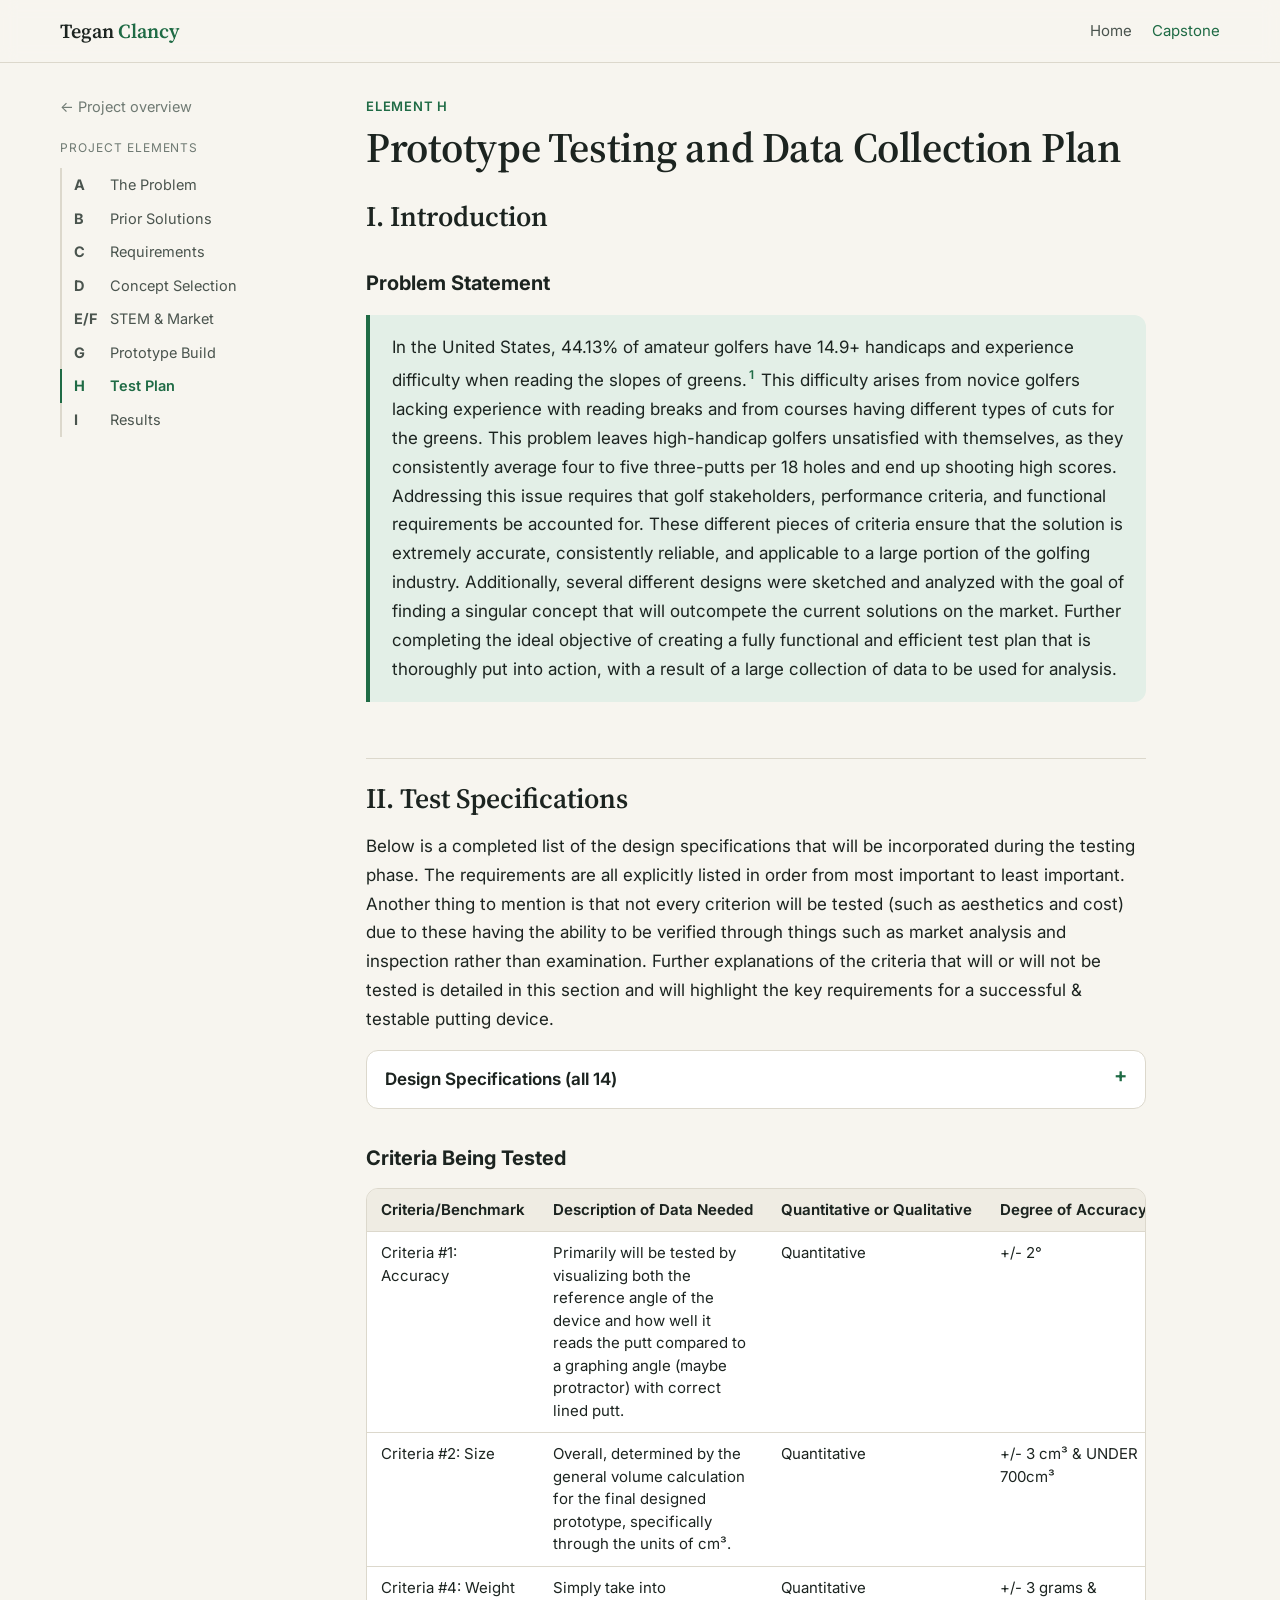
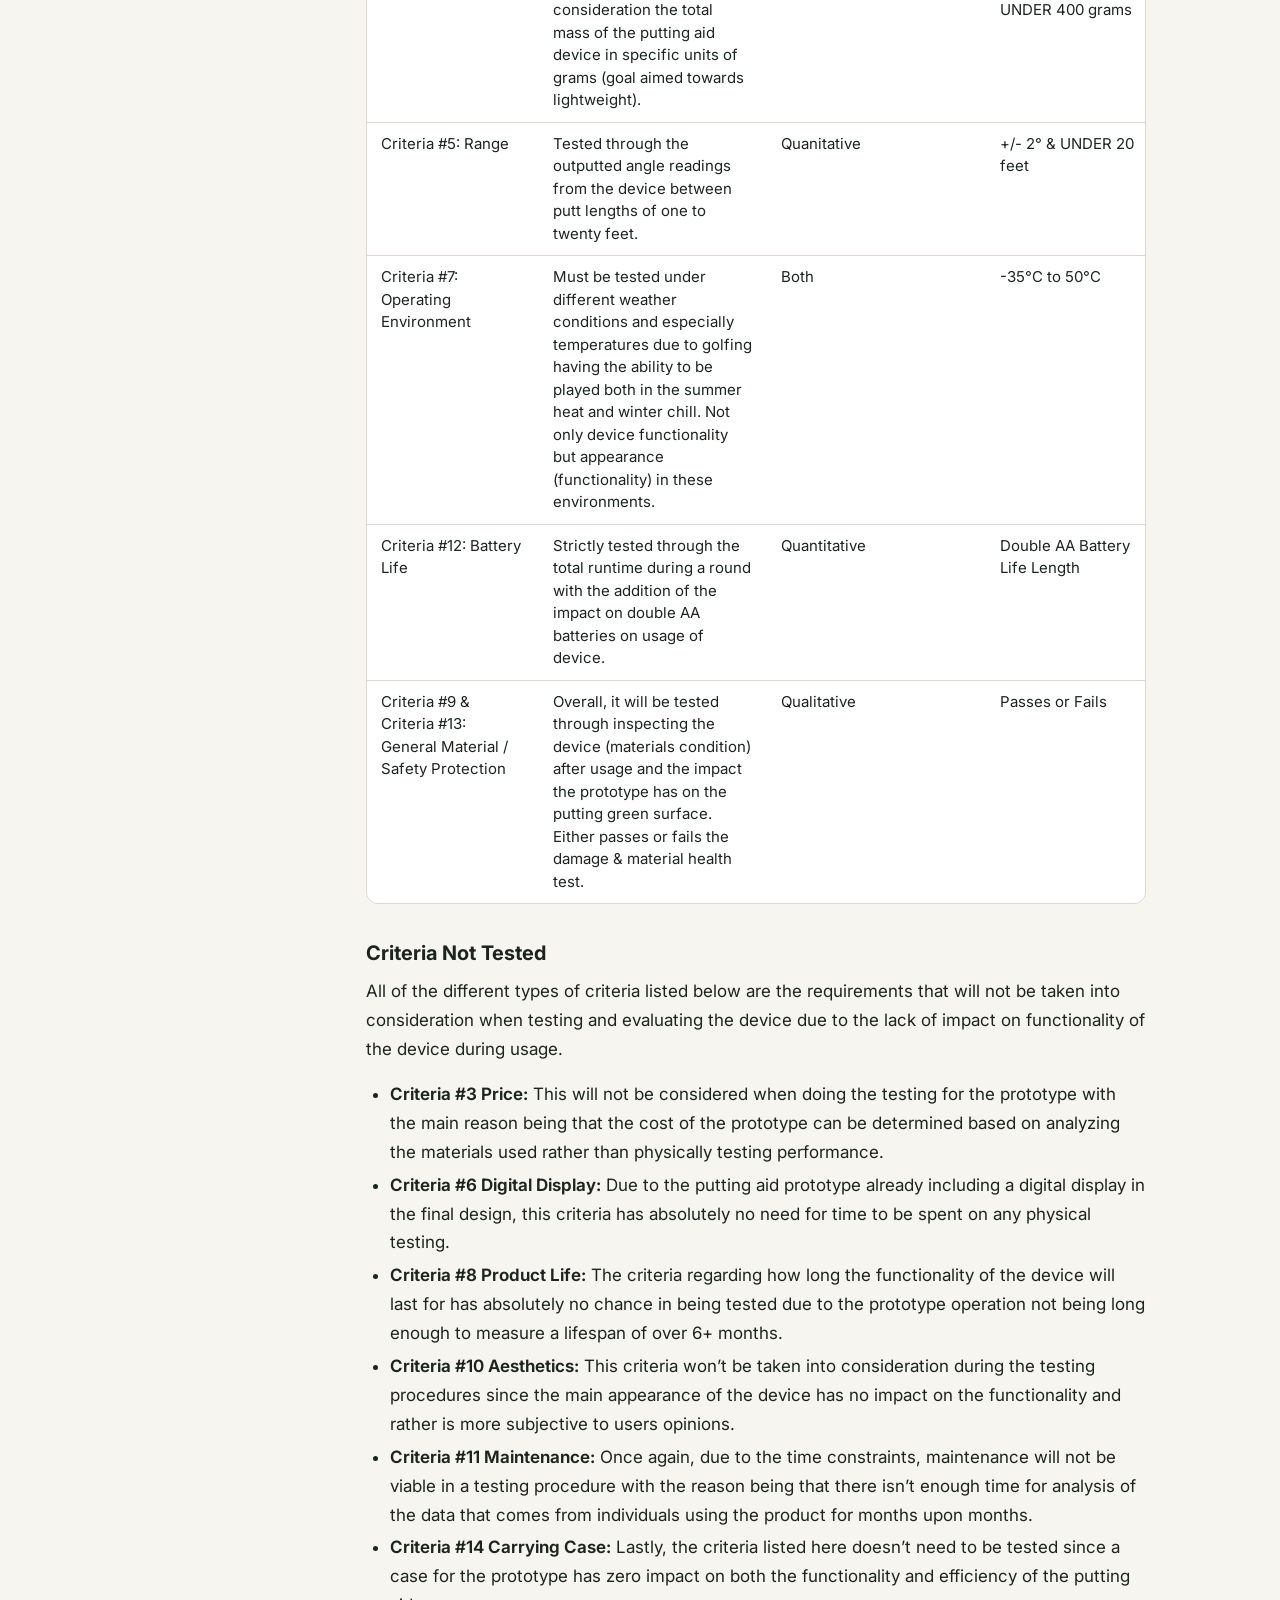
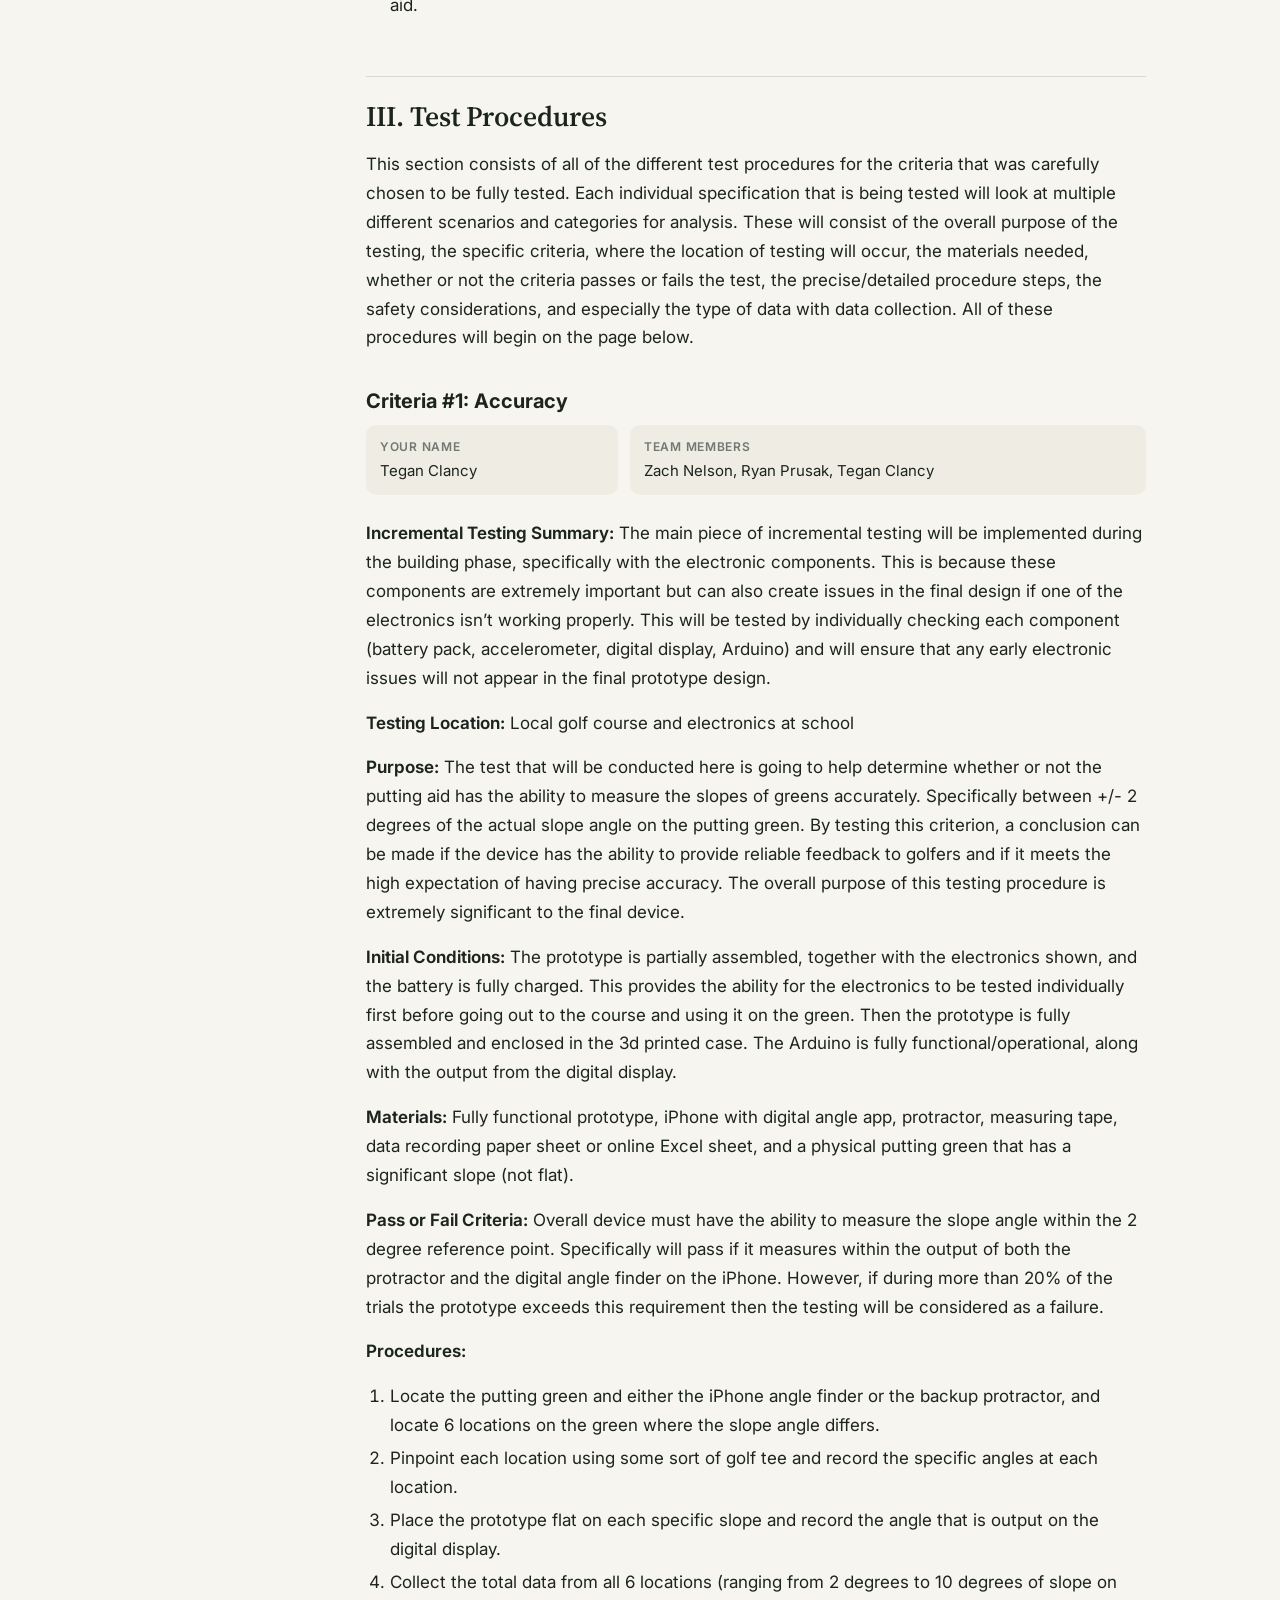
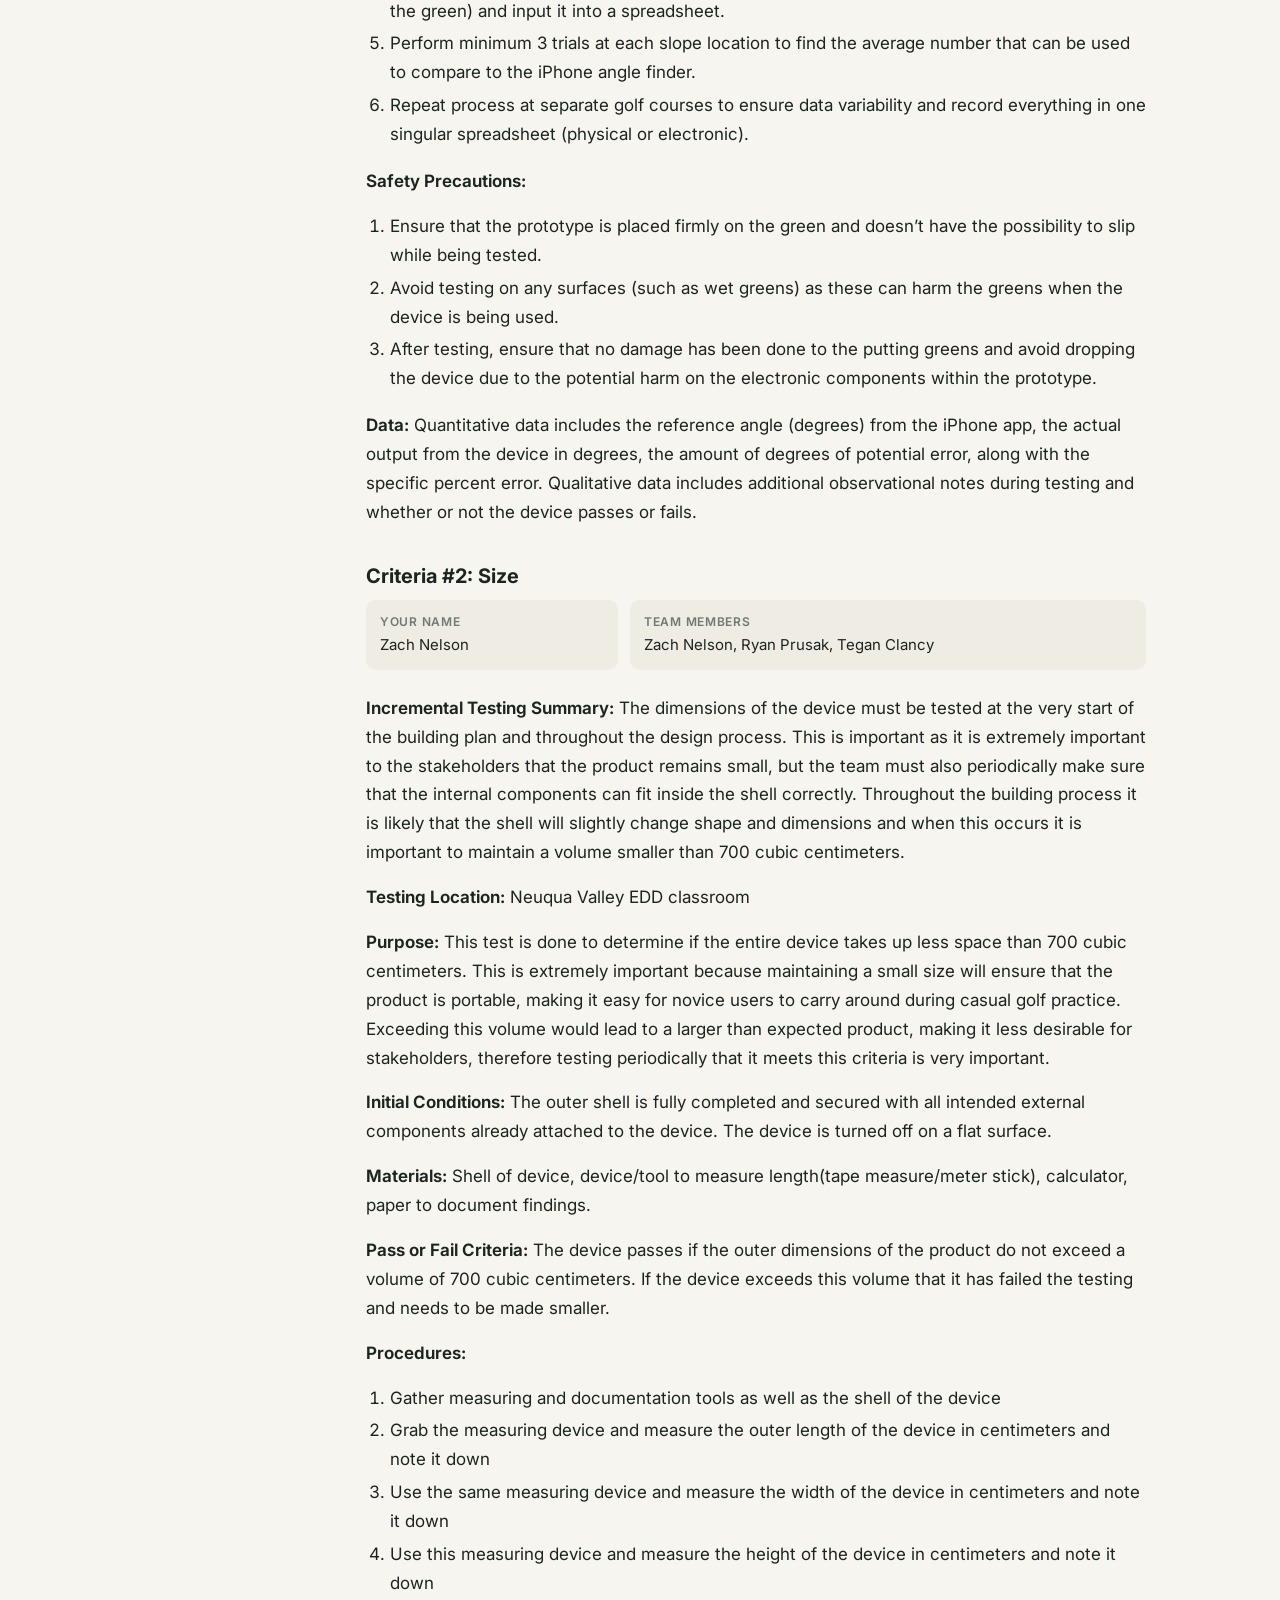
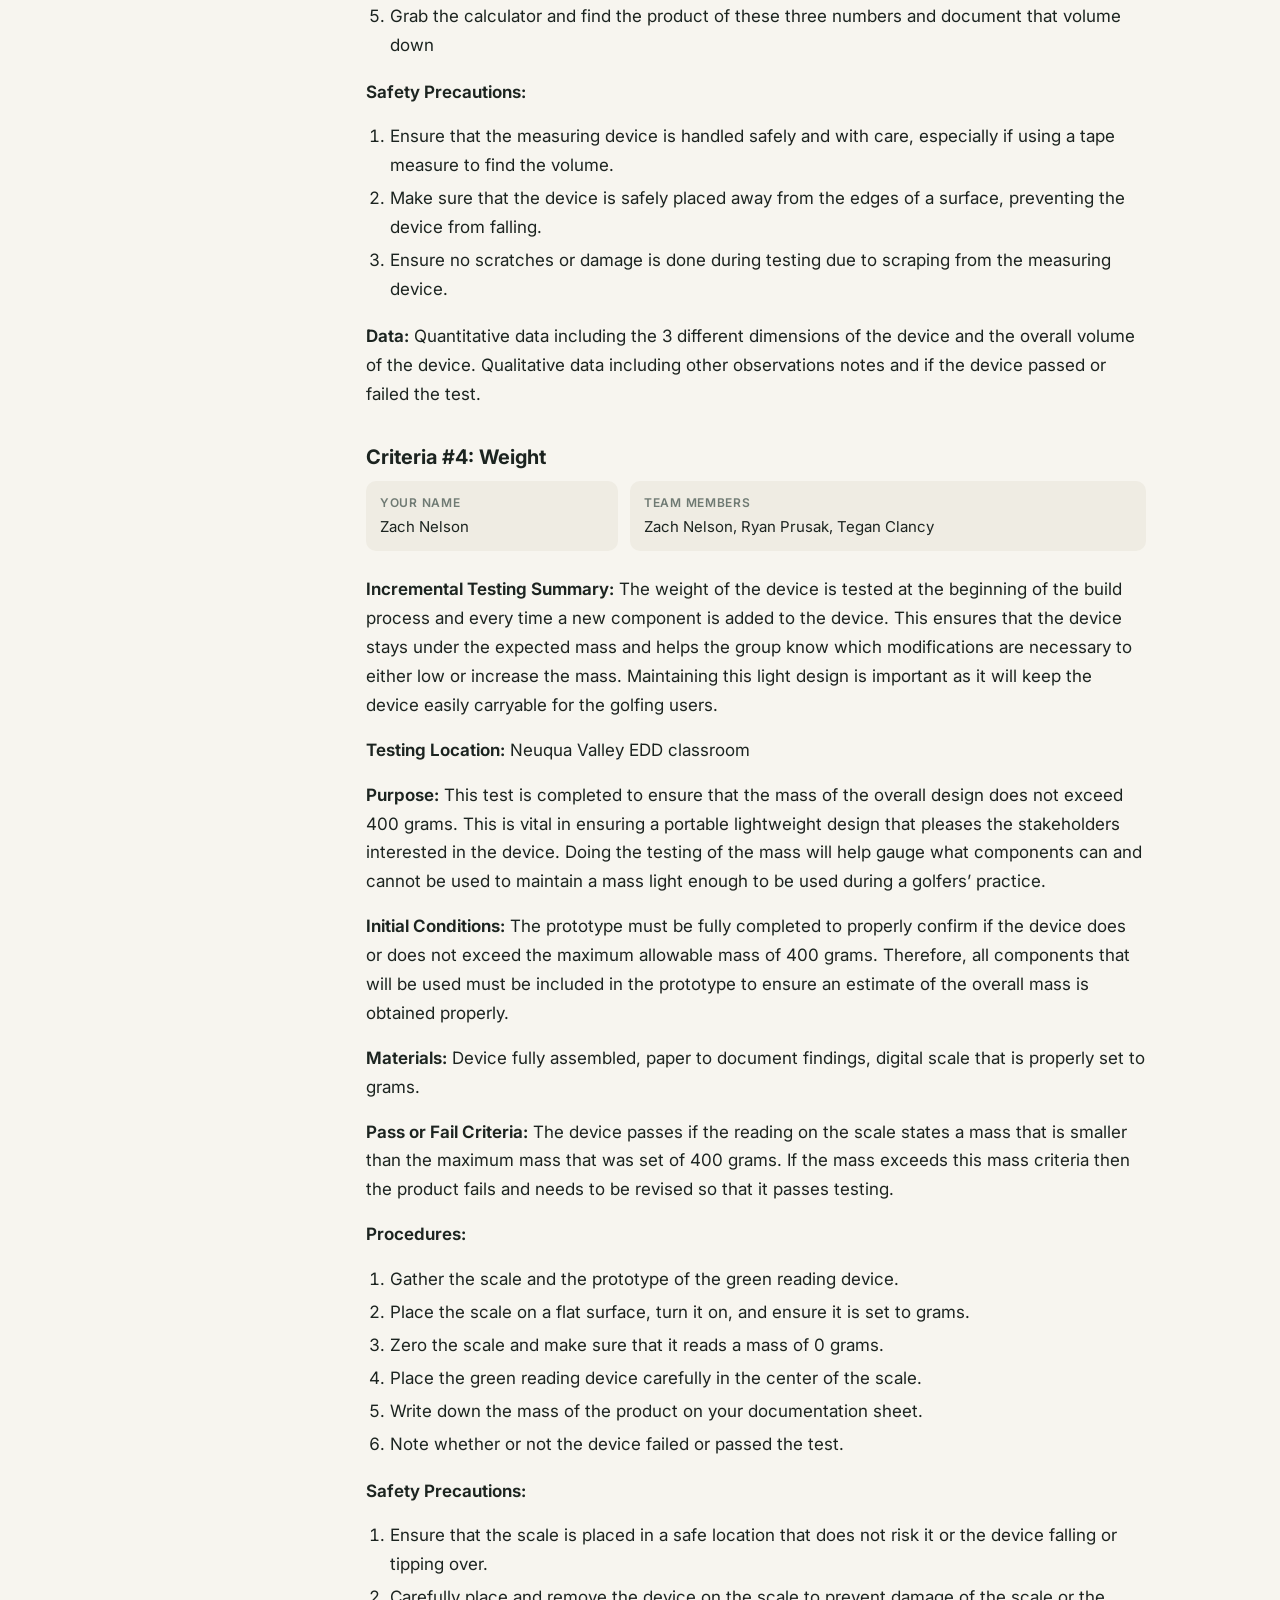
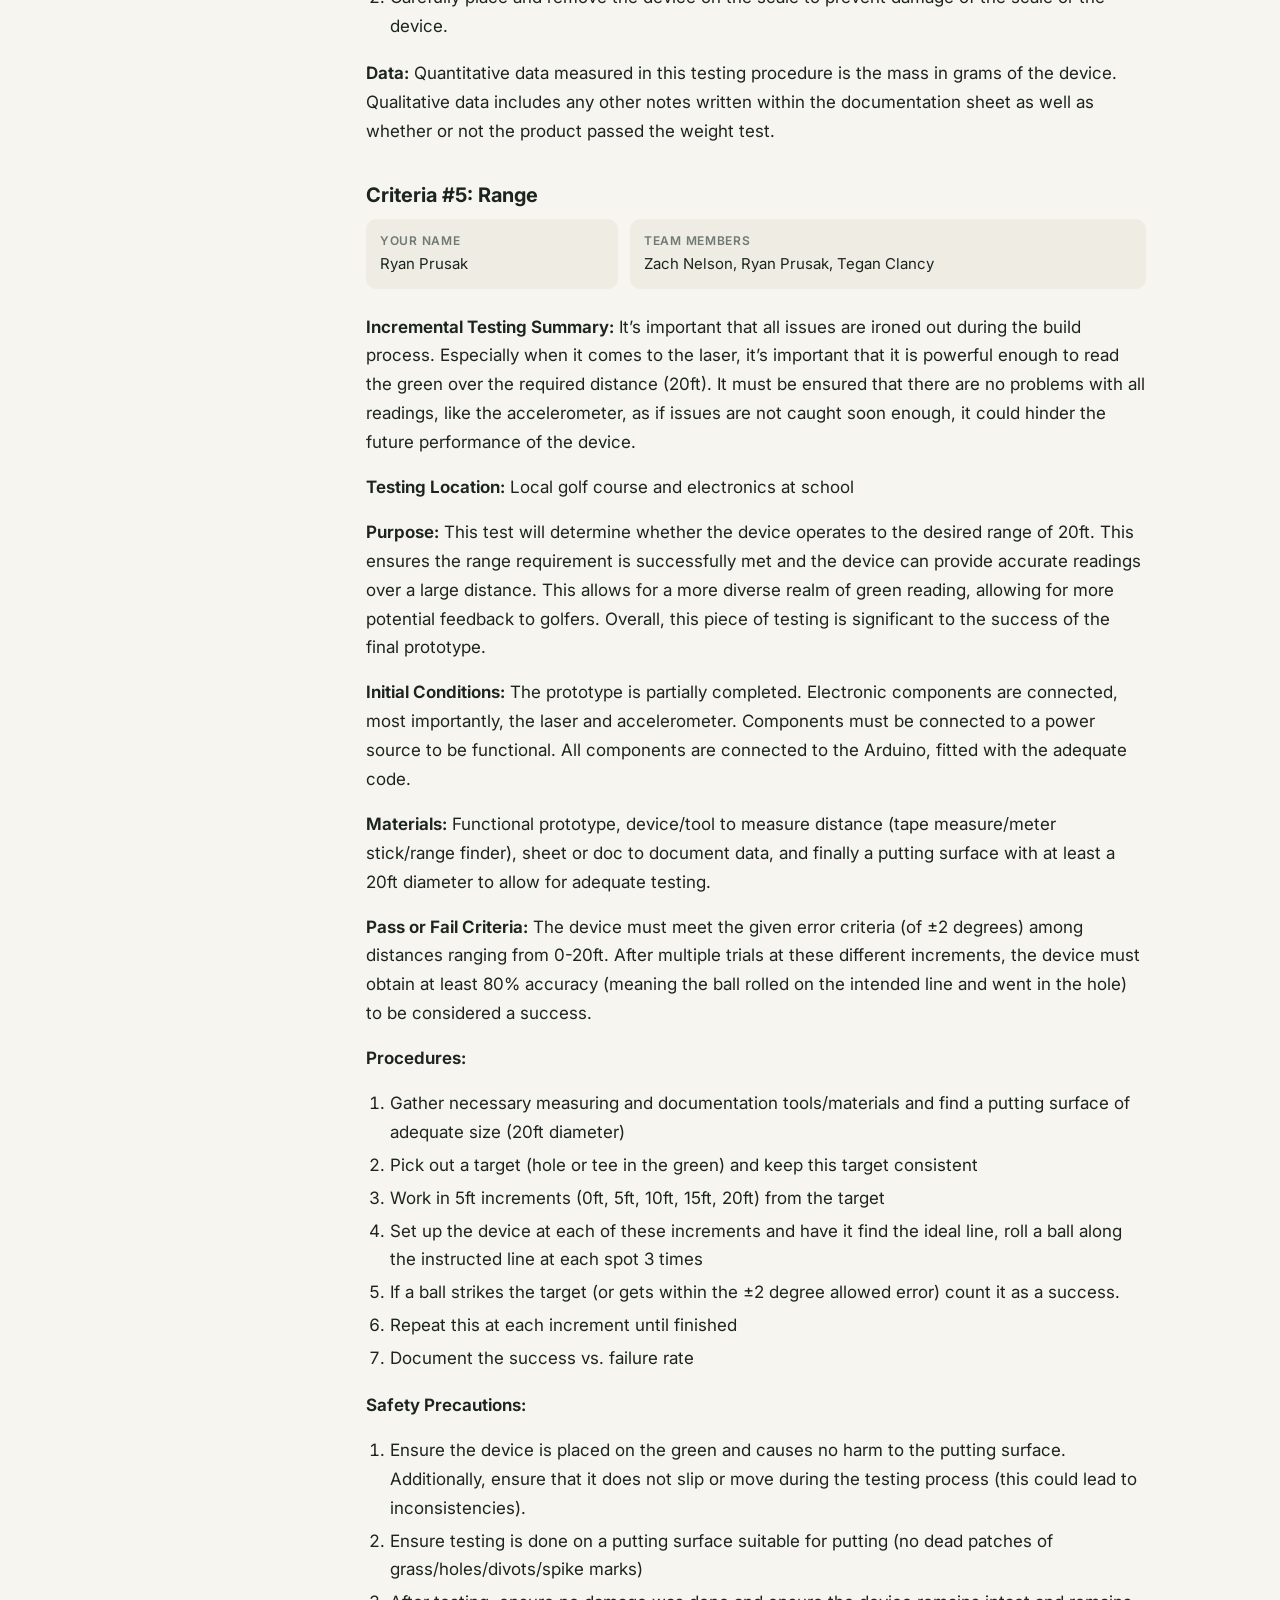
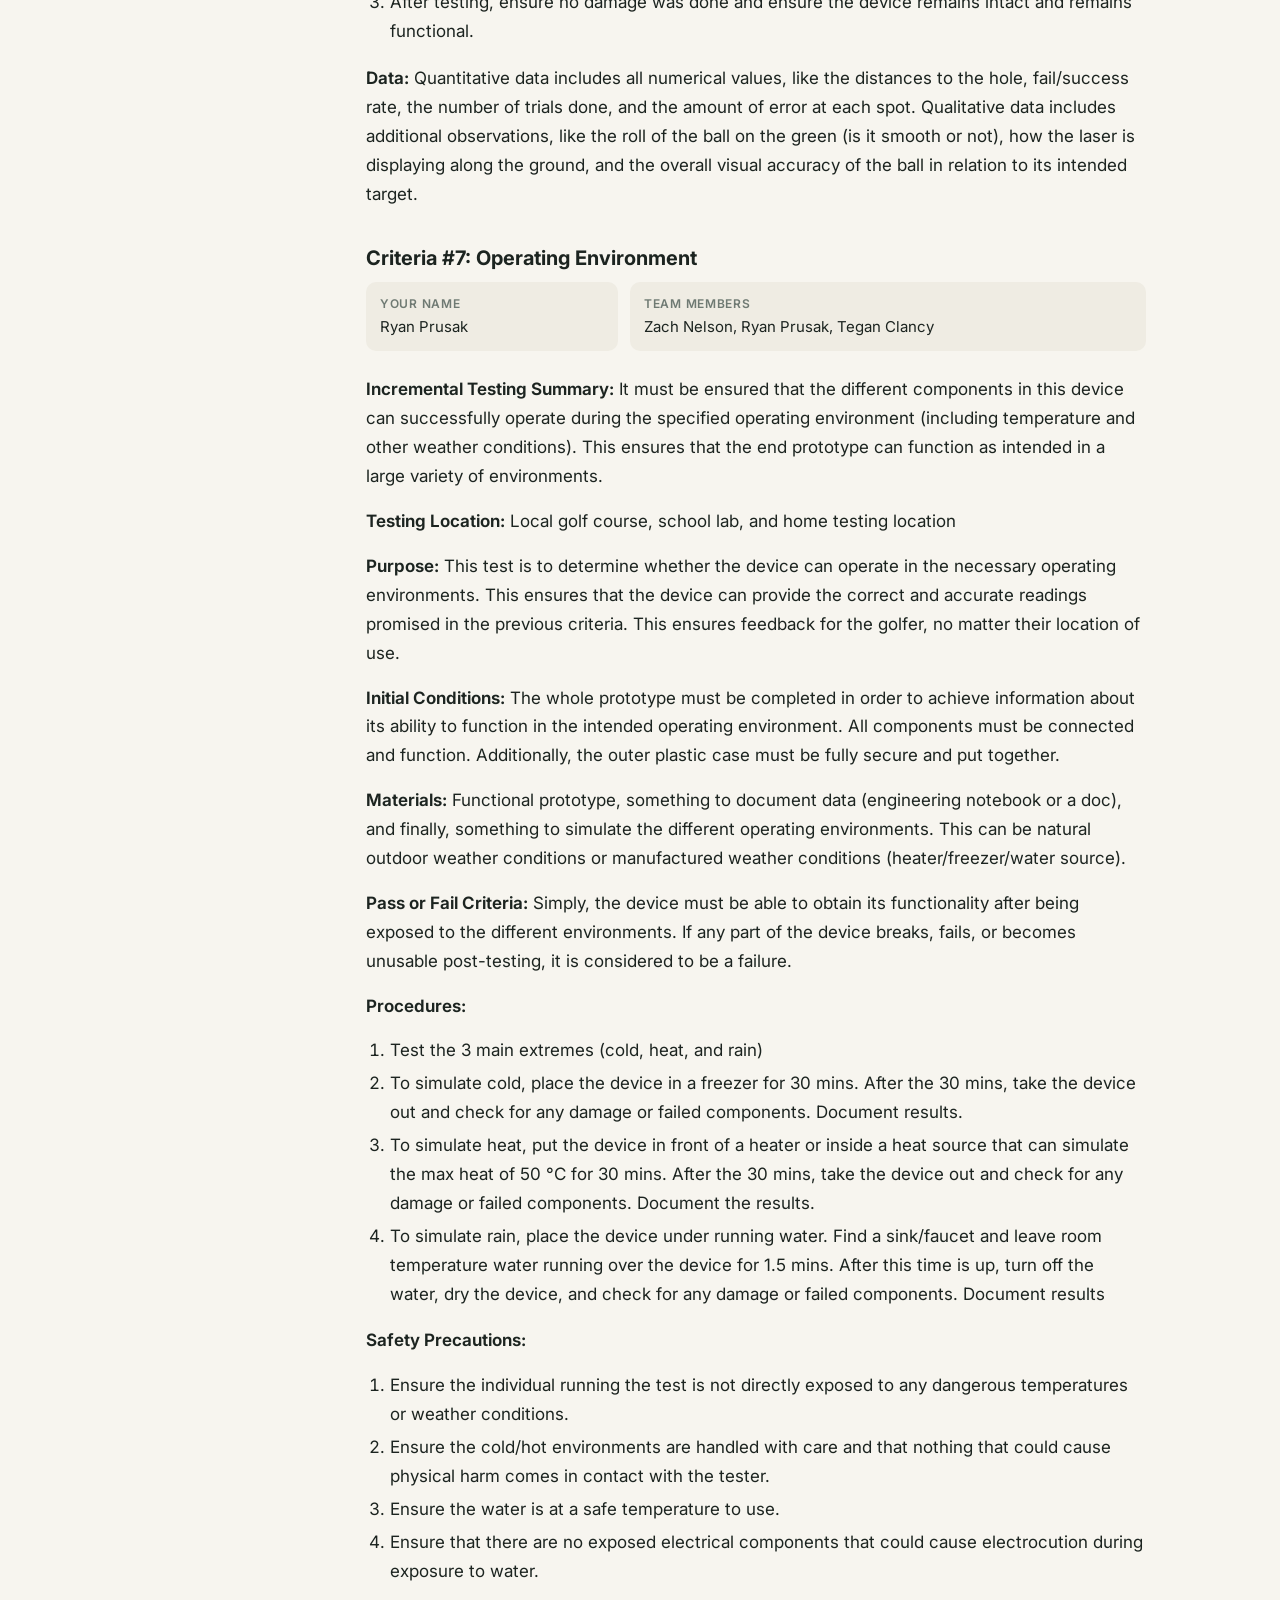
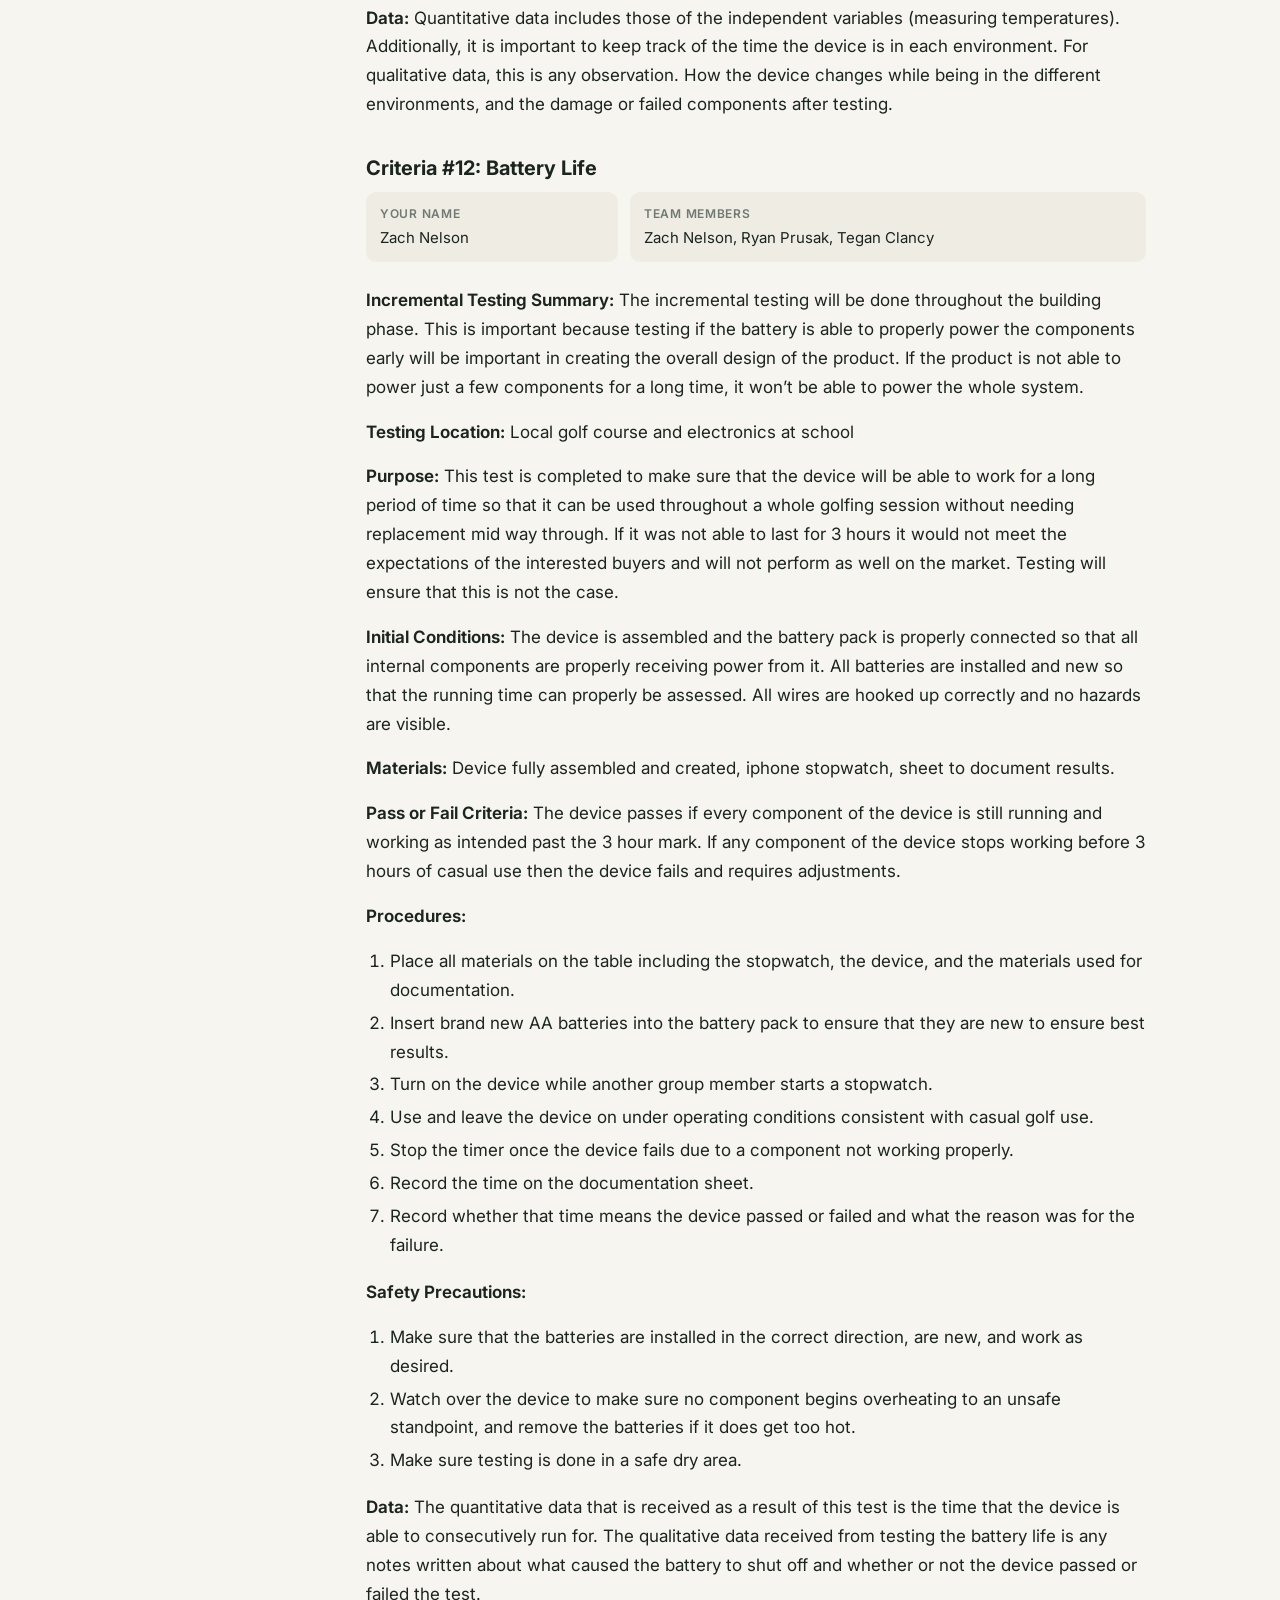
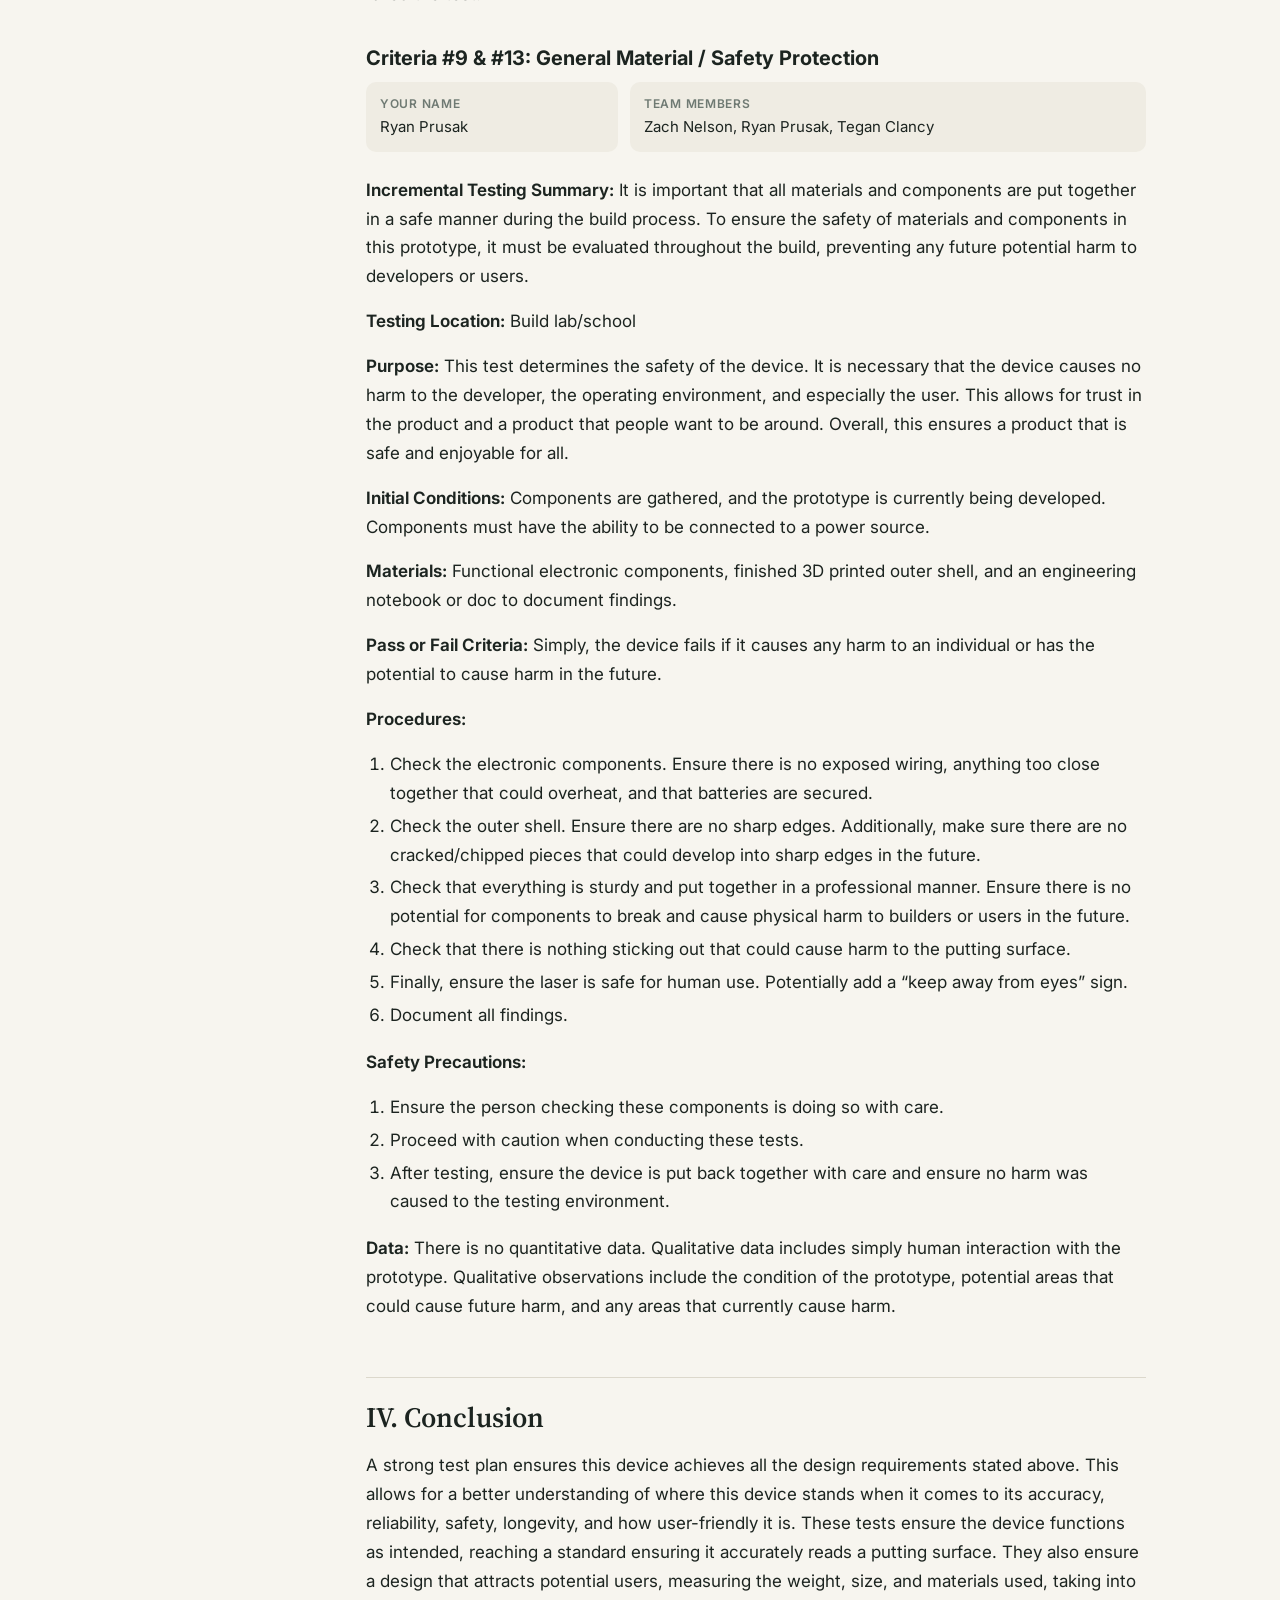
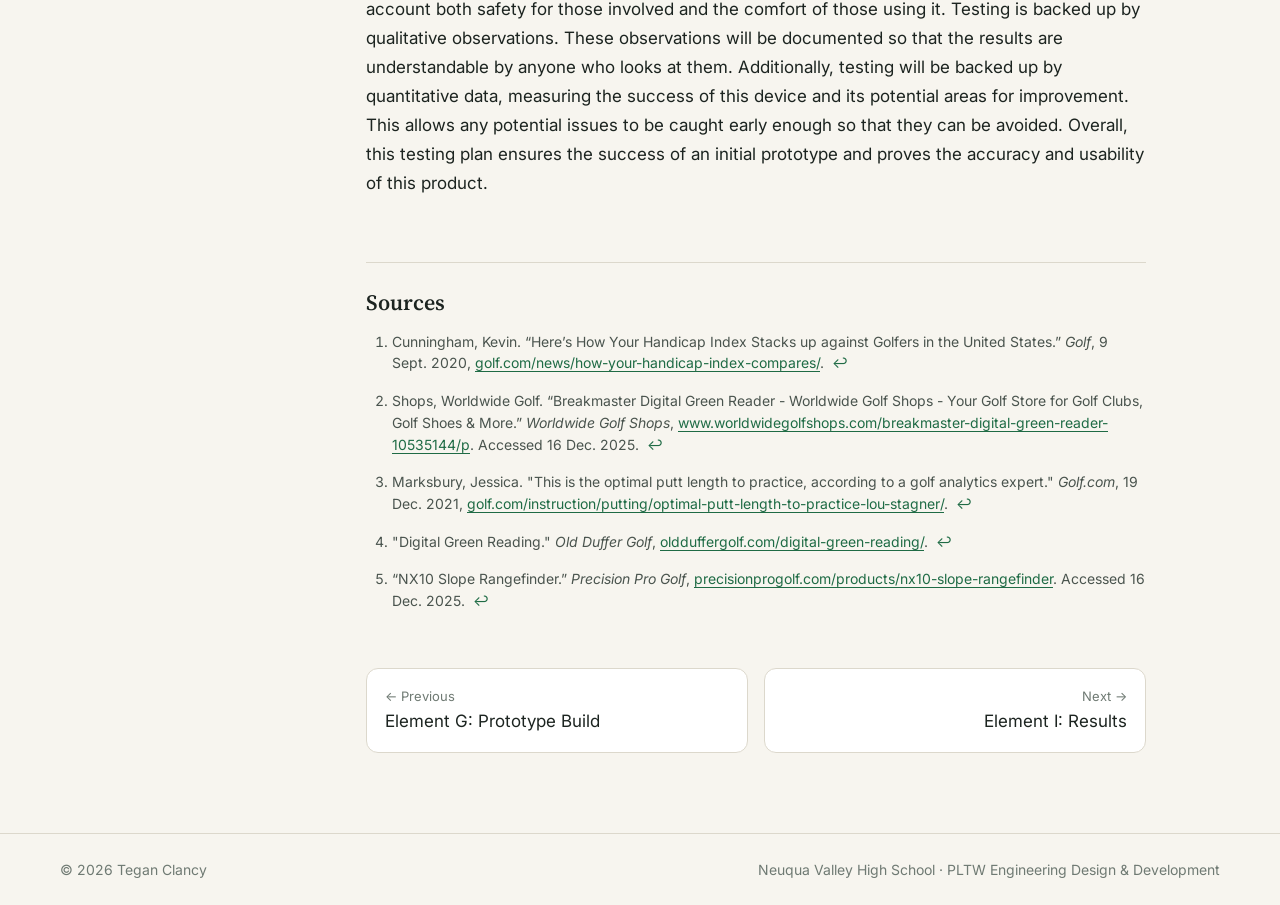
<file: element-h.html>
<!doctype html>
<html lang="en">
<head>
<meta charset="utf-8">
<meta name="viewport" content="width=device-width, initial-scale=1">
<title>Element H: Prototype Testing and Data Collection Plan | Tegan Clancy</title>
<meta name="description" content="Digital Green Reader capstone - Element H: Prototype Testing and Data Collection Plan">
<link rel="preconnect" href="https://fonts.googleapis.com">
<link rel="preconnect" href="https://fonts.gstatic.com" crossorigin>
<link href="https://fonts.googleapis.com/css2?family=Inter:wght@400;500;600;700&family=Source+Serif+4:opsz,wght@8..60,500;8..60,600&display=swap" rel="stylesheet">
<link rel="stylesheet" href="style.css">
<script>
function imgFallback(el) {
  var tries = ["png", "jpeg", "webp"], n = +(el.dataset.try || 0);
  if (n < tries.length) { el.dataset.try = n + 1; el.src = el.src.replace(/\.[a-z]+$/, "." + tries[n]); return; }
  var d = el.dataset, ph = document.createElement("div"); ph.className = "ph";
  ph.innerHTML = '<svg viewBox="0 0 24 24" fill="none" stroke="currentColor" stroke-width="1.6"><rect x="3" y="4" width="18" height="16" rx="2"/><circle cx="9" cy="10" r="2"/><path d="m21 17-5-5-9 8"/></svg>'
    + '<strong>Add image here</strong>'
    + (d.pdf ? '<span class="ph-row"><em>From PDF</em>' + d.pdf + '</span>' : '')
    + (d.cap ? '<span class="ph-row"><em>Figure</em>' + d.cap + '</span>' : '')
    + '<span class="ph-row"><em>Save as</em><code>' + d.img + '.jpg</code></span>';
  el.replaceWith(ph);
}
</script>
</head>
<body>
<header class="topbar"><div class="topbar-inner">
  <a class="brand" href="index.html">Tegan <span>Clancy</span></a>
  <nav class="topnav">
    <a href="index.html">Home</a>
    <a href="project.html" class="active">Capstone</a>
  </nav>
</div></header>
<div class="layout">
<aside class="sidebar">
<a class="back" href="project.html">&larr; Project overview</a>
<p class="label">Project elements</p>
<ol>
<li><a href="element-a.html"><span class="letter">A</span><span class="name">The Problem</span></a></li>
<li><a href="element-b.html"><span class="letter">B</span><span class="name">Prior Solutions</span></a></li>
<li><a href="element-c.html"><span class="letter">C</span><span class="name">Requirements</span></a></li>
<li><a href="element-d.html"><span class="letter">D</span><span class="name">Concept Selection</span></a></li>
<li><a href="element-ef.html"><span class="letter">E/F</span><span class="name">STEM &amp; Market</span></a></li>
<li><a href="element-g.html"><span class="letter">G</span><span class="name">Prototype Build</span></a></li>
<li><a href="element-h.html" class="current" aria-current="page"><span class="letter">H</span><span class="name">Test Plan</span></a></li>
<li><a href="element-i.html"><span class="letter">I</span><span class="name">Results</span></a></li>
</ol>
</aside>
<article class="page-h">
<p class="eyebrow">Element H</p>
<h1>Prototype Testing and Data Collection Plan</h1>
<h2>I. Introduction</h2>
<h3>Problem Statement</h3>
<div class="callout">
<p>In the United States, 44.13% of amateur golfers have 14.9+ handicaps and experience difficulty when reading the slopes of greens.<sup id="fnref:1"><a class="footnote-ref" href="#fn:1">1</a></sup> This difficulty arises from novice golfers lacking experience with reading breaks and from courses having different types of cuts for the greens. This problem leaves high-handicap golfers unsatisfied with themselves, as they consistently average four to five three-putts per 18 holes and end up shooting high scores. Addressing this issue requires that golf stakeholders, performance criteria, and functional requirements be accounted for. These different pieces of criteria ensure that the solution is extremely accurate, consistently reliable, and applicable to a large portion of the golfing industry. Additionally, several different designs were sketched and analyzed with the goal of finding a singular concept that will outcompete the current solutions on the market. Further completing the ideal objective of creating a fully functional and efficient test plan that is thoroughly put into action, with a result of a large collection of data to be used for analysis.</p>
</div>
<h2>II. Test Specifications</h2>
<p>Below is a completed list of the design specifications that will be incorporated during the testing phase. The requirements are all explicitly listed in order from most important to least important. Another thing to mention is that not every criterion will be tested (such as aesthetics and cost) due to these having the ability to be verified through things such as market analysis and inspection rather than examination. Further explanations of the criteria that will or will not be tested is detailed in this section and will highlight the key requirements for a successful &amp; testable putting device.</p>
<details class="appendix">
<summary>Design Specifications (all 14)</summary>
<div class="inner">
<h4>1. Accuracy</h4>
<p><strong>Specification:</strong> Angle accuracy shall have ± 2 degrees maximum error.</p>
<p><strong>Rationale (self-imposed):</strong> As shown in Figure 3.1, a survey of golf players found that a large majority of respondents rated accuracy as the most critical aspect of a putting assistance device. Therefore, when creating a solution for golf green readers, it is essential to make sure that the product is accurate and has minimal error.</p>
<figure class="fig" id="img-c-3-1">
<div class="frame"><img src="c-3-1.jpg" data-img="c-3-1" data-pdf="Element C Outline - NPC" data-cap="Figure 3.1: Results of Surveyors&#x27; Ranking for Aspects" alt="Figure 2.1: Results of Surveyors&#x27; Ranking for Aspects" loading="lazy" onerror="imgFallback(this)"></div>
<figcaption>Figure 2.1: Results of Surveyors' Ranking for Aspects</figcaption>
</figure>
<h4>2. Size</h4>
<p><strong>Specification:</strong> The golf green reading device must not exceed 700 cubic centimeters in volume.</p>
<p><strong>Rationale:</strong> The device must be convenient for golfers to carry; therefore, a compact, portable form factor is a primary criterion. This keeps it relatively portable for golfers, giving them the ability to keep the putting device in their golf bag or golf cart.</p>
<h4>3. Price</h4>
<p><strong>Specification:</strong> The build price shall not exceed $100</p>
<p><strong>Rationale:</strong> A survey found that about 70% of respondents want a product under $100. This is shown in Figure 3.2 below.</p>
<figure class="fig" id="img-c-3-2">
<div class="frame"><img src="c-3-2.jpg" data-img="c-3-2" data-pdf="Element C Outline - NPC" data-cap="Figure 3.2: Results of Surveyors&#x27; Choosing Prices" alt="Figure 2.2: Results of Surveyors&#x27; Choosing Prices" loading="lazy" onerror="imgFallback(this)"></div>
<figcaption>Figure 2.2: Results of Surveyors' Choosing Prices</figcaption>
</figure>
<h4>4. Weight</h4>
<p><strong>Specification:</strong> The device shall have a maximum weight of 400 grams.</p>
<p><strong>Rationale:</strong> Existing products, such as the BreakMaster Digital Green Reader, have a mass of approximately 130 grams.<sup id="fnref:2"><a class="footnote-ref" href="#fn:2">2</a></sup> These devices, however, are much less complex than the technological components the solution being created will have. To account for the multitude of extra components, the device must be around 400 grams, keeping it relatively light.</p>
<h4>5. Range</h4>
<p><strong>Specification:</strong> This device shall work for putts 20 ft or less.</p>
<p><strong>Rationale:</strong> It is recommended that golfers spend the majority of their time practicing putts 20ft and in, with an emphasis on putts around 10ft.<sup id="fnref:3"><a class="footnote-ref" href="#fn:3">3</a></sup></p>
<h4>6. Includes Digital Display</h4>
<p><strong>Specification:</strong> This device shall include a digital display.</p>
<p><strong>Rationale:</strong> A digital display allows for a better user interface and experience. This leads to an easier-to-understand device and can also increase the performance of our device. Additionally, many current products have digital displays.<sup id="fnref:4"><a class="footnote-ref" href="#fn:4">4</a></sup></p>
<h4>7. Operating Environment</h4>
<p><strong>Specification:</strong> This device shall be able to withstand light rain and any outdoor temperatures (-35 °C to 50 °C)</p>
<p><strong>Rationale:</strong> This device is being used outside and therefore must be able to withstand the elements. Being water-resistant ensures accurate and safe usage in all weather conditions, thereby maintaining the device's quality.</p>
<h4>8. Product Life</h4>
<p><strong>Specification:</strong> The device shall have a lifespan of at least 3 years under normal outdoor conditions: wind, rain, cold, heat, etc.</p>
<p><strong>Rationale:</strong> Most golf-related products on the market have a specified 3-year warranty on electronics.<sup id="fnref:5"><a class="footnote-ref" href="#fn:5">5</a></sup> To keep up with competitors, the solution shall be able to keep up with the expectations that competitors set.</p>
<h4>9. Material</h4>
<p><strong>Specification:</strong> The solution shall have no sharp points that can lead to injury and utilize a rubberized material.</p>
<p><strong>Rationale:</strong> Using a rubberized material around the edges of the solution will smooth out the edges and reduce the chance of dropping the device during use.</p>
<h4>10. Aesthetics</h4>
<p><strong>Specification:</strong> The device shall have a professional appearance, similar to other golf products, in a neutral color.</p>
<p><strong>Rationale:</strong> Similar products have a minimalist design, making them appealing to professionals and increasing the usability, meaning there is an industry expecting aesthetic design.</p>
<h4>11. Maintenance</h4>
<p><strong>Specification:</strong> This device shall require no maintenance</p>
<p><strong>Rationale:</strong> Requiring maintenance severely diminishes the value of the product, deterring customers from purchasing.</p>
<h4>12. Battery Life</h4>
<p><strong>Specification:</strong> The battery life shall last at least 3 hours and be able to recharge in 1 hour or less</p>
<p><strong>Rationale:</strong> This ensures the device can last for a golfer's entire practice routine and can be quickly recharged for continued use.</p>
<h4>13. Global Environment</h4>
<p><strong>Specification:</strong> The device shall not cause harm to a putting surface, any part of a golf course, or the surrounding environment.</p>
<p><strong>Rationale:</strong> Being able to function without damage to a course would ensure golfers can use it anywhere. This results in a larger customer base and less deterring from purchasing.</p>
<h4>14. Carrying Case</h4>
<p><strong>Specification:</strong> This device shall have a carrying case</p>
<p><strong>Rationale:</strong> A carrying case will provide both protection and ease of transportation. Additionally, as shown in Figure 3.3, only a few prior products include a carrying case, giving the device an advantage over the competition.</p>
</div>
</details>
<h3>Criteria Being Tested</h3>
<div class="table-wrap"><table>
<thead>
<tr>
<th>Criteria/Benchmark</th>
<th>Description of Data Needed</th>
<th>Quantitative or Qualitative</th>
<th>Degree of Accuracy</th>
</tr>
</thead>
<tbody>
<tr>
<td>Criteria #1: Accuracy</td>
<td>Primarily will be tested by visualizing both the reference angle of the device and how well it reads the putt compared to a graphing angle (maybe protractor) with correct lined putt.</td>
<td>Quantitative</td>
<td>+/- 2°</td>
</tr>
<tr>
<td>Criteria #2: Size</td>
<td>Overall, determined by the general volume calculation for the final designed prototype, specifically through the units of cm³.</td>
<td>Quantitative</td>
<td>+/- 3 cm³ &amp; UNDER 700cm³</td>
</tr>
<tr>
<td>Criteria #4: Weight</td>
<td>Simply take into consideration the total mass of the putting aid device in specific units of grams (goal aimed towards lightweight).</td>
<td>Quantitative</td>
<td>+/- 3 grams &amp; UNDER 400 grams</td>
</tr>
<tr>
<td>Criteria #5: Range</td>
<td>Tested through the outputted angle readings from the device between putt lengths of one to twenty feet.</td>
<td>Quanitative</td>
<td>+/- 2° &amp; UNDER 20 feet</td>
</tr>
<tr>
<td>Criteria #7: Operating Environment</td>
<td>Must be tested under different weather conditions and especially temperatures due to golfing having the ability to be played both in the summer heat and winter chill. Not only device functionality but appearance (functionality) in these environments.</td>
<td>Both</td>
<td>-35°C to 50°C</td>
</tr>
<tr>
<td>Criteria #12: Battery Life</td>
<td>Strictly tested through the total runtime during a round with the addition of the impact on double AA batteries on usage of device.</td>
<td>Quantitative</td>
<td>Double AA Battery Life Length</td>
</tr>
<tr>
<td>Criteria #9 &amp; Criteria #13: General Material / Safety Protection</td>
<td>Overall, it will be tested through inspecting the device (materials condition) after usage and the impact the prototype has on the putting green surface. Either passes or fails the damage &amp; material health test.</td>
<td>Qualitative</td>
<td>Passes or Fails</td>
</tr>
</tbody>
</table></div>
<h3>Criteria Not Tested</h3>
<p>All of the different types of criteria listed below are the requirements that will not be taken into consideration when testing and evaluating the device due to the lack of impact on functionality of the device during usage.</p>
<ul>
<li><strong>Criteria #3 Price:</strong> This will not be considered when doing the testing for the prototype with the main reason being that the cost of the prototype can be determined based on analyzing the materials used rather than physically testing performance.</li>
<li><strong>Criteria #6 Digital Display:</strong> Due to the putting aid prototype already including a digital display in the final design, this criteria has absolutely no need for time to be spent on any physical testing.</li>
<li><strong>Criteria #8 Product Life:</strong> The criteria regarding how long the functionality of the device will last for has absolutely no chance in being tested due to the prototype operation not being long enough to measure a lifespan of over 6+ months.</li>
<li><strong>Criteria #10 Aesthetics:</strong> This criteria won’t be taken into consideration during the testing procedures since the main appearance of the device has no impact on the functionality and rather is more subjective to users opinions.</li>
<li><strong>Criteria #11 Maintenance:</strong> Once again, due to the time constraints, maintenance will not be viable in a testing procedure with the reason being that there isn’t enough time for analysis of the data that comes from individuals using the product for months upon months.</li>
<li><strong>Criteria #14 Carrying Case:</strong> Lastly, the criteria listed here doesn’t need to be tested since a case for the prototype has zero impact on both the functionality and efficiency of the putting aid.</li>
</ul>
<h2>III. Test Procedures</h2>
<p>This section consists of all of the different test procedures for the criteria that was carefully chosen to be fully tested. Each individual specification that is being tested will look at multiple different scenarios and categories for analysis. These will consist of the overall purpose of the testing, the specific criteria, where the location of testing will occur, the materials needed, whether or not the criteria passes or fails the test, the precise/detailed procedure steps, the safety considerations, and especially the type of data with data collection. All of these procedures will begin on the page below.</p>
<h3>Criteria #1: Accuracy</h3>
<div class="facts">
<div><b>Your Name</b>Tegan Clancy</div>
<div style="grid-column: span 2"><b>Team Members</b>Zach Nelson, Ryan Prusak, Tegan Clancy</div>
</div>
<p><strong>Incremental Testing Summary:</strong> The main piece of incremental testing will be implemented during the building phase, specifically with the electronic components. This is because these components are extremely important but can also create issues in the final design if one of the electronics isn’t working properly. This will be tested by individually checking each component (battery pack, accelerometer, digital display, Arduino) and will ensure that any early electronic issues will not appear in the final prototype design.</p>
<p><strong>Testing Location:</strong> Local golf course and electronics at school</p>
<p><strong>Purpose:</strong> The test that will be conducted here is going to help determine whether or not the putting aid has the ability to measure the slopes of greens accurately. Specifically between +/- 2 degrees of the actual slope angle on the putting green. By testing this criterion, a conclusion can be made if the device has the ability to provide reliable feedback to golfers and if it meets the high expectation of having precise accuracy. The overall purpose of this testing procedure is extremely significant to the final device.</p>
<p><strong>Initial Conditions:</strong> The prototype is partially assembled, together with the electronics shown, and the battery is fully charged. This provides the ability for the electronics to be tested individually first before going out to the course and using it on the green. Then the prototype is fully assembled and enclosed in the 3d printed case. The Arduino is fully functional/operational, along with the output from the digital display.</p>
<p><strong>Materials:</strong> Fully functional prototype, iPhone with digital angle app, protractor, measuring tape, data recording paper sheet or online Excel sheet, and a physical putting green that has a significant slope (not flat).</p>
<p><strong>Pass or Fail Criteria:</strong> Overall device must have the ability to measure the slope angle within the 2 degree reference point. Specifically will pass if it measures within the output of both the protractor and the digital angle finder on the iPhone. However, if during more than 20% of the trials the prototype exceeds this requirement then the testing will be considered as a failure.</p>
<p><strong>Procedures:</strong></p>
<ol>
<li>Locate the putting green and either the iPhone angle finder or the backup protractor, and locate 6 locations on the green where the slope angle differs.</li>
<li>Pinpoint each location using some sort of golf tee and record the specific angles at each location.</li>
<li>Place the prototype flat on each specific slope and record the angle that is output on the digital display.</li>
<li>Collect the total data from all 6 locations (ranging from 2 degrees to 10 degrees of slope on the green) and input it into a spreadsheet.</li>
<li>Perform minimum 3 trials at each slope location to find the average number that can be used to compare to the iPhone angle finder.</li>
<li>Repeat process at separate golf courses to ensure data variability and record everything in one singular spreadsheet (physical or electronic).</li>
</ol>
<p><strong>Safety Precautions:</strong></p>
<ol>
<li>Ensure that the prototype is placed firmly on the green and doesn’t have the possibility to slip while being tested.</li>
<li>Avoid testing on any surfaces (such as wet greens) as these can harm the greens when the device is being used.</li>
<li>After testing, ensure that no damage has been done to the putting greens and avoid dropping the device due to the potential harm on the electronic components within the prototype.</li>
</ol>
<p><strong>Data:</strong> Quantitative data includes the reference angle (degrees) from the iPhone app, the actual output from the device in degrees, the amount of degrees of potential error, along with the specific percent error. Qualitative data includes additional observational notes during testing and whether or not the device passes or fails.</p>
<h3>Criteria #2: Size</h3>
<div class="facts">
<div><b>Your Name</b>Zach Nelson</div>
<div style="grid-column: span 2"><b>Team Members</b>Zach Nelson, Ryan Prusak, Tegan Clancy</div>
</div>
<p><strong>Incremental Testing Summary:</strong> The dimensions of the device must be tested at the very start of the building plan and throughout the design process. This is important as it is extremely important to the stakeholders that the product remains small, but the team must also periodically make sure that the internal components can fit inside the shell correctly. Throughout the building process it is likely that the shell will slightly change shape and dimensions and when this occurs it is important to maintain a volume smaller than 700 cubic centimeters.</p>
<p><strong>Testing Location:</strong> Neuqua Valley EDD classroom</p>
<p><strong>Purpose:</strong> This test is done to determine if the entire device takes up less space than 700 cubic centimeters. This is extremely important because maintaining a small size will ensure that the product is portable, making it easy for novice users to carry around during casual golf practice. Exceeding this volume would lead to a larger than expected product, making it less desirable for stakeholders, therefore testing periodically that it meets this criteria is very important.</p>
<p><strong>Initial Conditions:</strong> The outer shell is fully completed and secured with all intended external components already attached to the device. The device is turned off on a flat surface.</p>
<p><strong>Materials:</strong> Shell of device, device/tool to measure length(tape measure/meter stick), calculator, paper to document findings.</p>
<p><strong>Pass or Fail Criteria:</strong> The device passes if the outer dimensions of the product do not exceed a volume of 700 cubic centimeters. If the device exceeds this volume that it has failed the testing and needs to be made smaller.</p>
<p><strong>Procedures:</strong></p>
<ol>
<li>Gather measuring and documentation tools as well as the shell of the device</li>
<li>Grab the measuring device and measure the outer length of the device in centimeters and note it down</li>
<li>Use the same measuring device and measure the width of the device in centimeters and note it down</li>
<li>Use this measuring device and measure the height of the device in centimeters and note it down</li>
<li>Grab the calculator and find the product of these three numbers and document that volume down</li>
</ol>
<p><strong>Safety Precautions:</strong></p>
<ol>
<li>Ensure that the measuring device is handled safely and with care, especially if using a tape measure to find the volume.</li>
<li>Make sure that the device is safely placed away from the edges of a surface, preventing the device from falling.</li>
<li>Ensure no scratches or damage is done during testing due to scraping from the measuring device.</li>
</ol>
<p><strong>Data:</strong> Quantitative data including the 3 different dimensions of the device and the overall volume of the device. Qualitative data including other observations notes and if the device passed or failed the test.</p>
<h3>Criteria #4: Weight</h3>
<div class="facts">
<div><b>Your Name</b>Zach Nelson</div>
<div style="grid-column: span 2"><b>Team Members</b>Zach Nelson, Ryan Prusak, Tegan Clancy</div>
</div>
<p><strong>Incremental Testing Summary:</strong> The weight of the device is tested at the beginning of the build process and every time a new component is added to the device. This ensures that the device stays under the expected mass and helps the group know which modifications are necessary to either low or increase the mass. Maintaining this light design is important as it will keep the device easily carryable for the golfing users.</p>
<p><strong>Testing Location:</strong> Neuqua Valley EDD classroom</p>
<p><strong>Purpose:</strong> This test is completed to ensure that the mass of the overall design does not exceed 400 grams. This is vital in ensuring a portable lightweight design that pleases the stakeholders interested in the device. Doing the testing of the mass will help gauge what components can and cannot be used to maintain a mass light enough to be used during a golfers’ practice.</p>
<p><strong>Initial Conditions:</strong> The prototype must be fully completed to properly confirm if the device does or does not exceed the maximum allowable mass of 400 grams. Therefore, all components that will be used must be included in the prototype to ensure an estimate of the overall mass is obtained properly.</p>
<p><strong>Materials:</strong> Device fully assembled, paper to document findings, digital scale that is properly set to grams.</p>
<p><strong>Pass or Fail Criteria:</strong> The device passes if the reading on the scale states a mass that is smaller than the maximum mass that was set of 400 grams. If the mass exceeds this mass criteria then the product fails and needs to be revised so that it passes testing.</p>
<p><strong>Procedures:</strong></p>
<ol>
<li>Gather the scale and the prototype of the green reading device.</li>
<li>Place the scale on a flat surface, turn it on, and ensure it is set to grams.</li>
<li>Zero the scale and make sure that it reads a mass of 0 grams.</li>
<li>Place the green reading device carefully in the center of the scale.</li>
<li>Write down the mass of the product on your documentation sheet.</li>
<li>Note whether or not the device failed or passed the test.</li>
</ol>
<p><strong>Safety Precautions:</strong></p>
<ol>
<li>Ensure that the scale is placed in a safe location that does not risk it or the device falling or tipping over.</li>
<li>Carefully place and remove the device on the scale to prevent damage of the scale or the device.</li>
</ol>
<p><strong>Data:</strong> Quantitative data measured in this testing procedure is the mass in grams of the device. Qualitative data includes any other notes written within the documentation sheet as well as whether or not the product passed the weight test.</p>
<h3>Criteria #5: Range</h3>
<div class="facts">
<div><b>Your Name</b>Ryan Prusak</div>
<div style="grid-column: span 2"><b>Team Members</b>Zach Nelson, Ryan Prusak, Tegan Clancy</div>
</div>
<p><strong>Incremental Testing Summary:</strong> It’s important that all issues are ironed out during the build process. Especially when it comes to the laser, it’s important that it is powerful enough to read the green over the required distance (20ft). It must be ensured that there are no problems with all readings, like the accelerometer, as if issues are not caught soon enough, it could hinder the future performance of the device.</p>
<p><strong>Testing Location:</strong> Local golf course and electronics at school</p>
<p><strong>Purpose:</strong> This test will determine whether the device operates to the desired range of 20ft. This ensures the range requirement is successfully met and the device can provide accurate readings over a large distance. This allows for a more diverse realm of green reading, allowing for more potential feedback to golfers. Overall, this piece of testing is significant to the success of the final prototype.</p>
<p><strong>Initial Conditions:</strong> The prototype is partially completed. Electronic components are connected, most importantly, the laser and accelerometer. Components must be connected to a power source to be functional. All components are connected to the Arduino, fitted with the adequate code.</p>
<p><strong>Materials:</strong> Functional prototype, device/tool to measure distance (tape measure/meter stick/range finder), sheet or doc to document data, and finally a putting surface with at least a 20ft diameter to allow for adequate testing.</p>
<p><strong>Pass or Fail Criteria:</strong> The device must meet the given error criteria (of ±2 degrees) among distances ranging from 0-20ft. After multiple trials at these different increments, the device must obtain at least 80% accuracy (meaning the ball rolled on the intended line and went in the hole) to be considered a success.</p>
<p><strong>Procedures:</strong></p>
<ol>
<li>Gather necessary measuring and documentation tools/materials and find a putting surface of adequate size (20ft diameter)</li>
<li>Pick out a target (hole or tee in the green) and keep this target consistent</li>
<li>Work in 5ft increments (0ft, 5ft, 10ft, 15ft, 20ft) from the target</li>
<li>Set up the device at each of these increments and have it find the ideal line, roll a ball along the instructed line at each spot 3 times</li>
<li>If a ball strikes the target (or gets within the ±2 degree allowed error) count it as a success.</li>
<li>Repeat this at each increment until finished</li>
<li>Document the success vs. failure rate</li>
</ol>
<p><strong>Safety Precautions:</strong></p>
<ol>
<li>Ensure the device is placed on the green and causes no harm to the putting surface. Additionally, ensure that it does not slip or move during the testing process (this could lead to inconsistencies).</li>
<li>Ensure testing is done on a putting surface suitable for putting (no dead patches of grass/holes/divots/spike marks)</li>
<li>After testing, ensure no damage was done and ensure the device remains intact and remains functional.</li>
</ol>
<p><strong>Data:</strong> Quantitative data includes all numerical values, like the distances to the hole, fail/success rate, the number of trials done, and the amount of error at each spot. Qualitative data includes additional observations, like the roll of the ball on the green (is it smooth or not), how the laser is displaying along the ground, and the overall visual accuracy of the ball in relation to its intended target.</p>
<h3>Criteria #7: Operating Environment</h3>
<div class="facts">
<div><b>Your Name</b>Ryan Prusak</div>
<div style="grid-column: span 2"><b>Team Members</b>Zach Nelson, Ryan Prusak, Tegan Clancy</div>
</div>
<p><strong>Incremental Testing Summary:</strong> It must be ensured that the different components in this device can successfully operate during the specified operating environment (including temperature and other weather conditions). This ensures that the end prototype can function as intended in a large variety of environments.</p>
<p><strong>Testing Location:</strong> Local golf course, school lab, and home testing location</p>
<p><strong>Purpose:</strong> This test is to determine whether the device can operate in the necessary operating environments. This ensures that the device can provide the correct and accurate readings promised in the previous criteria. This ensures feedback for the golfer, no matter their location of use.</p>
<p><strong>Initial Conditions:</strong> The whole prototype must be completed in order to achieve information about its ability to function in the intended operating environment. All components must be connected and function. Additionally, the outer plastic case must be fully secure and put together.</p>
<p><strong>Materials:</strong> Functional prototype, something to document data (engineering notebook or a doc), and finally, something to simulate the different operating environments. This can be natural outdoor weather conditions or manufactured weather conditions (heater/freezer/water source).</p>
<p><strong>Pass or Fail Criteria:</strong> Simply, the device must be able to obtain its functionality after being exposed to the different environments. If any part of the device breaks, fails, or becomes unusable post-testing, it is considered to be a failure.</p>
<p><strong>Procedures:</strong></p>
<ol>
<li>Test the 3 main extremes (cold, heat, and rain)</li>
<li>To simulate cold, place the device in a freezer for 30 mins. After the 30 mins, take the device out and check for any damage or failed components. Document results.</li>
<li>To simulate heat, put the device in front of a heater or inside a heat source that can simulate the max heat of 50 °C for 30 mins. After the 30 mins, take the device out and check for any damage or failed components. Document the results.</li>
<li>To simulate rain, place the device under running water. Find a sink/faucet and leave room temperature water running over the device for 1.5 mins. After this time is up, turn off the water, dry the device, and check for any damage or failed components. Document results</li>
</ol>
<p><strong>Safety Precautions:</strong></p>
<ol>
<li>Ensure the individual running the test is not directly exposed to any dangerous temperatures or weather conditions.</li>
<li>Ensure the cold/hot environments are handled with care and that nothing that could cause physical harm comes in contact with the tester.</li>
<li>Ensure the water is at a safe temperature to use.</li>
<li>Ensure that there are no exposed electrical components that could cause electrocution during exposure to water.</li>
</ol>
<p><strong>Data:</strong> Quantitative data includes those of the independent variables (measuring temperatures). Additionally, it is important to keep track of the time the device is in each environment. For qualitative data, this is any observation. How the device changes while being in the different environments, and the damage or failed components after testing.</p>
<h3>Criteria #12: Battery Life</h3>
<div class="facts">
<div><b>Your Name</b>Zach Nelson</div>
<div style="grid-column: span 2"><b>Team Members</b>Zach Nelson, Ryan Prusak, Tegan Clancy</div>
</div>
<p><strong>Incremental Testing Summary:</strong> The incremental testing will be done throughout the building phase. This is important because testing if the battery is able to properly power the components early will be important in creating the overall design of the product. If the product is not able to power just a few components for a long time, it won’t be able to power the whole system.</p>
<p><strong>Testing Location:</strong> Local golf course and electronics at school</p>
<p><strong>Purpose:</strong> This test is completed to make sure that the device will be able to work for a long period of time so that it can be used throughout a whole golfing session without needing replacement mid way through. If it was not able to last for 3 hours it would not meet the expectations of the interested buyers and will not perform as well on the market. Testing will ensure that this is not the case.</p>
<p><strong>Initial Conditions:</strong> The device is assembled and the battery pack is properly connected so that all internal components are properly receiving power from it. All batteries are installed and new so that the running time can properly be assessed. All wires are hooked up correctly and no hazards are visible.</p>
<p><strong>Materials:</strong> Device fully assembled and created, iphone stopwatch, sheet to document results.</p>
<p><strong>Pass or Fail Criteria:</strong> The device passes if every component of the device is still running and working as intended past the 3 hour mark. If any component of the device stops working before 3 hours of casual use then the device fails and requires adjustments.</p>
<p><strong>Procedures:</strong></p>
<ol>
<li>Place all materials on the table including the stopwatch, the device, and the materials used for documentation.</li>
<li>Insert brand new AA batteries into the battery pack to ensure that they are new to ensure best results.</li>
<li>Turn on the device while another group member starts a stopwatch.</li>
<li>Use and leave the device on under operating conditions consistent with casual golf use.</li>
<li>Stop the timer once the device fails due to a component not working properly.</li>
<li>Record the time on the documentation sheet.</li>
<li>Record whether that time means the device passed or failed and what the reason was for the failure.</li>
</ol>
<p><strong>Safety Precautions:</strong></p>
<ol>
<li>Make sure that the batteries are installed in the correct direction, are new, and work as desired.</li>
<li>Watch over the device to make sure no component begins overheating to an unsafe standpoint, and remove the batteries if it does get too hot.</li>
<li>Make sure testing is done in a safe dry area.</li>
</ol>
<p><strong>Data:</strong> The quantitative data that is received as a result of this test is the time that the device is able to consecutively run for. The qualitative data received from testing the battery life is any notes written about what caused the battery to shut off and whether or not the device passed or failed the test.</p>
<h3>Criteria #9 &amp; #13: General Material / Safety Protection</h3>
<div class="facts">
<div><b>Your Name</b>Ryan Prusak</div>
<div style="grid-column: span 2"><b>Team Members</b>Zach Nelson, Ryan Prusak, Tegan Clancy</div>
</div>
<p><strong>Incremental Testing Summary:</strong> It is important that all materials and components are put together in a safe manner during the build process. To ensure the safety of materials and components in this prototype, it must be evaluated throughout the build, preventing any future potential harm to developers or users.</p>
<p><strong>Testing Location:</strong> Build lab/school</p>
<p><strong>Purpose:</strong> This test determines the safety of the device. It is necessary that the device causes no harm to the developer, the operating environment, and especially the user. This allows for trust in the product and a product that people want to be around. Overall, this ensures a product that is safe and enjoyable for all.</p>
<p><strong>Initial Conditions:</strong> Components are gathered, and the prototype is currently being developed. Components must have the ability to be connected to a power source.</p>
<p><strong>Materials:</strong> Functional electronic components, finished 3D printed outer shell, and an engineering notebook or doc to document findings.</p>
<p><strong>Pass or Fail Criteria:</strong> Simply, the device fails if it causes any harm to an individual or has the potential to cause harm in the future.</p>
<p><strong>Procedures:</strong></p>
<ol>
<li>Check the electronic components. Ensure there is no exposed wiring, anything too close together that could overheat, and that batteries are secured.</li>
<li>Check the outer shell. Ensure there are no sharp edges. Additionally, make sure there are no cracked/chipped pieces that could develop into sharp edges in the future.</li>
<li>Check that everything is sturdy and put together in a professional manner. Ensure there is no potential for components to break and cause physical harm to builders or users in the future.</li>
<li>Check that there is nothing sticking out that could cause harm to the putting surface.</li>
<li>Finally, ensure the laser is safe for human use. Potentially add a “keep away from eyes” sign.</li>
<li>Document all findings.</li>
</ol>
<p><strong>Safety Precautions:</strong></p>
<ol>
<li>Ensure the person checking these components is doing so with care.</li>
<li>Proceed with caution when conducting these tests.</li>
<li>After testing, ensure the device is put back together with care and ensure no harm was caused to the testing environment.</li>
</ol>
<p><strong>Data:</strong> There is no quantitative data. Qualitative data includes simply human interaction with the prototype. Qualitative observations include the condition of the prototype, potential areas that could cause future harm, and any areas that currently cause harm.</p>
<h2>IV. Conclusion</h2>
<p>A strong test plan ensures this device achieves all the design requirements stated above. This allows for a better understanding of where this device stands when it comes to its accuracy, reliability, safety, longevity, and how user-friendly it is. These tests ensure the device functions as intended, reaching a standard ensuring it accurately reads a putting surface. They also ensure a design that attracts potential users, measuring the weight, size, and materials used, taking into account both safety for those involved and the comfort of those using it. Testing is backed up by qualitative observations. These observations will be documented so that the results are understandable by anyone who looks at them. Additionally, testing will be backed up by quantitative data, measuring the success of this device and its potential areas for improvement. This allows any potential issues to be caught early enough so that they can be avoided. Overall, this testing plan ensures the success of an initial prototype and proves the accuracy and usability of this product.</p>
<div class="footnote">
<hr />
<ol>
<li id="fn:1">
<p>Cunningham, Kevin. “Here’s How Your Handicap Index Stacks up against Golfers in the United States.” <em>Golf</em>, 9 Sept. 2020, <a href="https://golf.com/news/how-your-handicap-index-compares/">golf.com/news/how-your-handicap-index-compares/</a>.&#160;<a class="footnote-backref" href="#fnref:1" title="Back to text">&#8617;</a></p>
</li>
<li id="fn:2">
<p>Shops, Worldwide Golf. “Breakmaster Digital Green Reader - Worldwide Golf Shops - Your Golf Store for Golf Clubs, Golf Shoes &amp; More.” <em>Worldwide Golf Shops</em>, <a href="https://www.worldwidegolfshops.com/breakmaster-digital-green-reader-10535144/p">www.worldwidegolfshops.com/breakmaster-digital-green-reader-10535144/p</a>. Accessed 16 Dec. 2025.&#160;<a class="footnote-backref" href="#fnref:2" title="Back to text">&#8617;</a></p>
</li>
<li id="fn:3">
<p>Marksbury, Jessica. "This is the optimal putt length to practice, according to a golf analytics expert." <em>Golf.com</em>, 19 Dec. 2021, <a href="https://golf.com/instruction/putting/optimal-putt-length-to-practice-lou-stagner/">golf.com/instruction/putting/optimal-putt-length-to-practice-lou-stagner/</a>.&#160;<a class="footnote-backref" href="#fnref:3" title="Back to text">&#8617;</a></p>
</li>
<li id="fn:4">
<p>"Digital Green Reading." <em>Old Duffer Golf</em>, <a href="https://oldduffergolf.com/digital-green-reading/">oldduffergolf.com/digital-green-reading/</a>.&#160;<a class="footnote-backref" href="#fnref:4" title="Back to text">&#8617;</a></p>
</li>
<li id="fn:5">
<p>“NX10 Slope Rangefinder.” <em>Precision Pro Golf</em>, <a href="https://precisionprogolf.com/products/nx10-slope-rangefinder">precisionprogolf.com/products/nx10-slope-rangefinder</a>. Accessed 16 Dec. 2025.&#160;<a class="footnote-backref" href="#fnref:5" title="Back to text">&#8617;</a></p>
</li>
</ol>
</div><nav class="pager"><a class="prev" href="element-g.html"><small>&larr; Previous</small>Element G: Prototype Build</a><a class="next" href="element-i.html"><small>Next &rarr;</small>Element I: Results</a></nav>
</article>
</div>
<footer class="site"><div class="inner">
  <span>&copy; 2026 Tegan Clancy</span>
  <span>Neuqua Valley High School &middot; PLTW Engineering Design &amp; Development</span>
</div></footer>
</body>
</html>
</file>
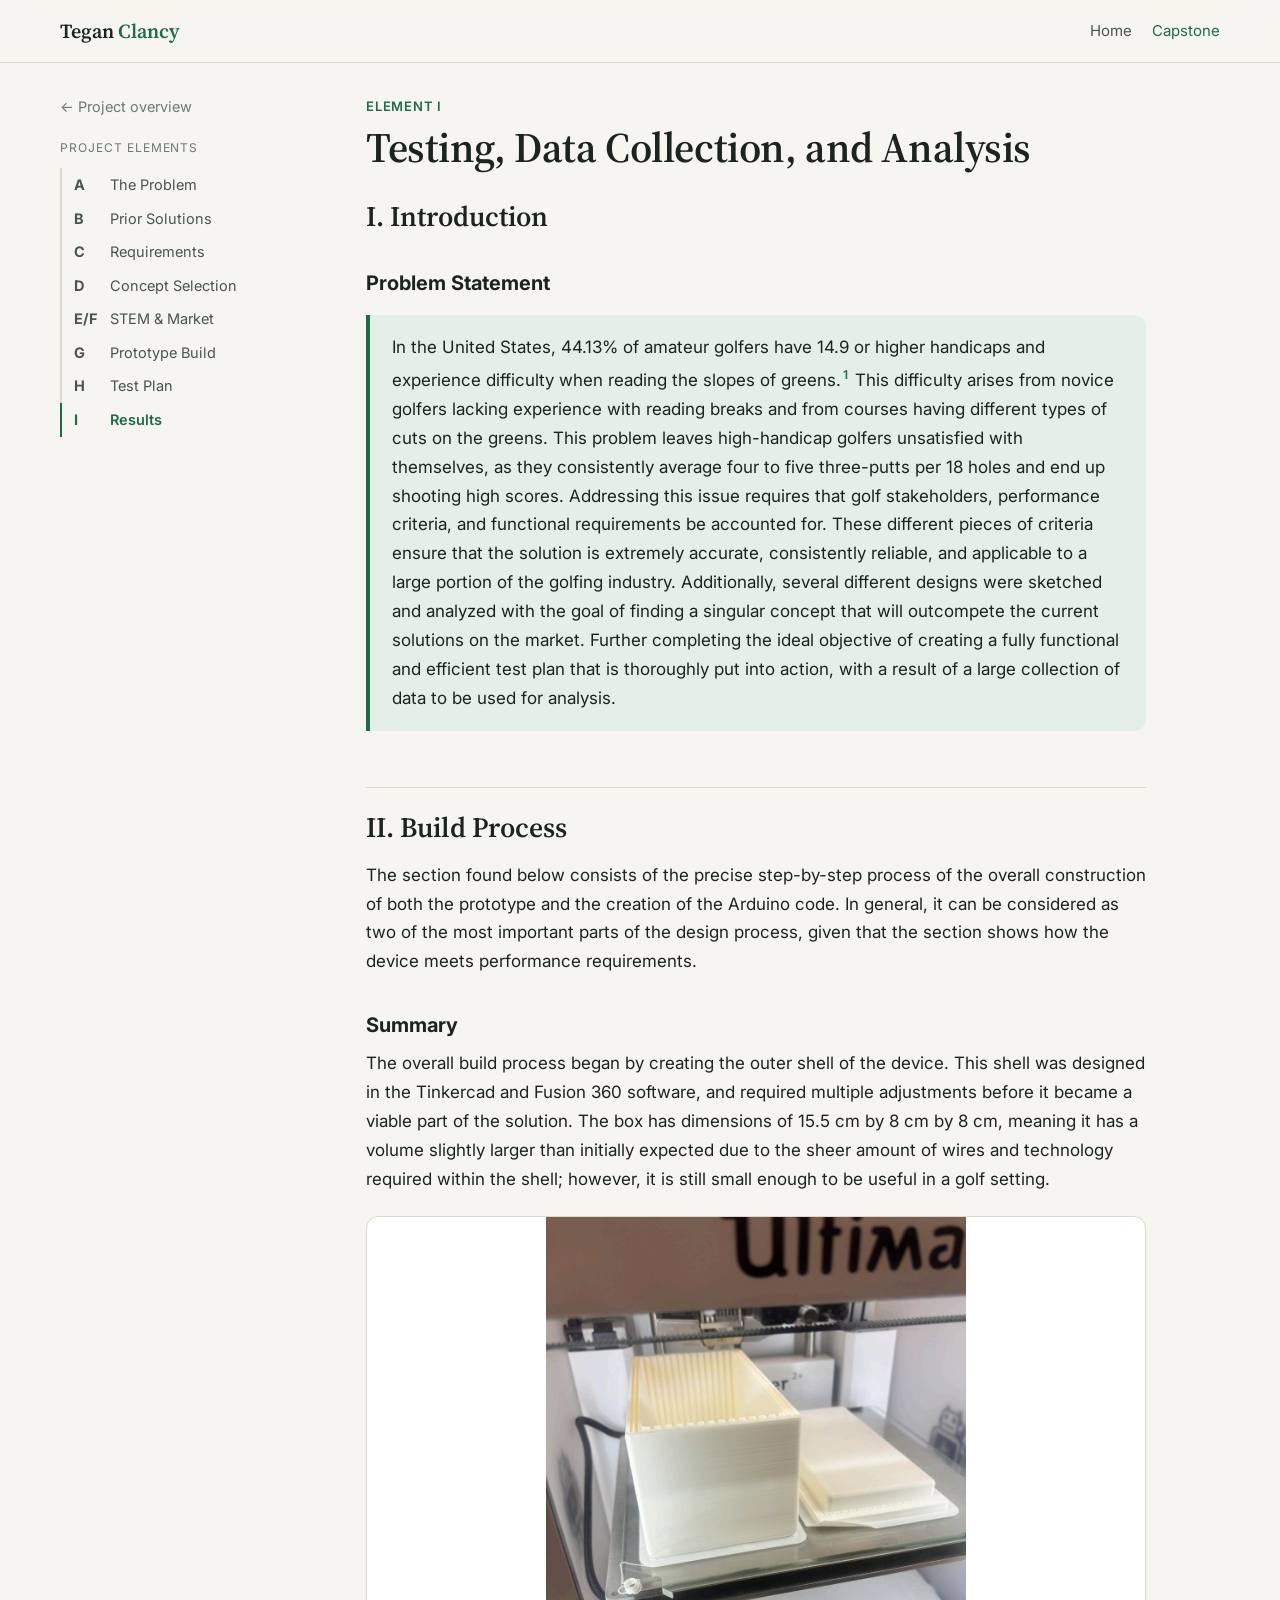
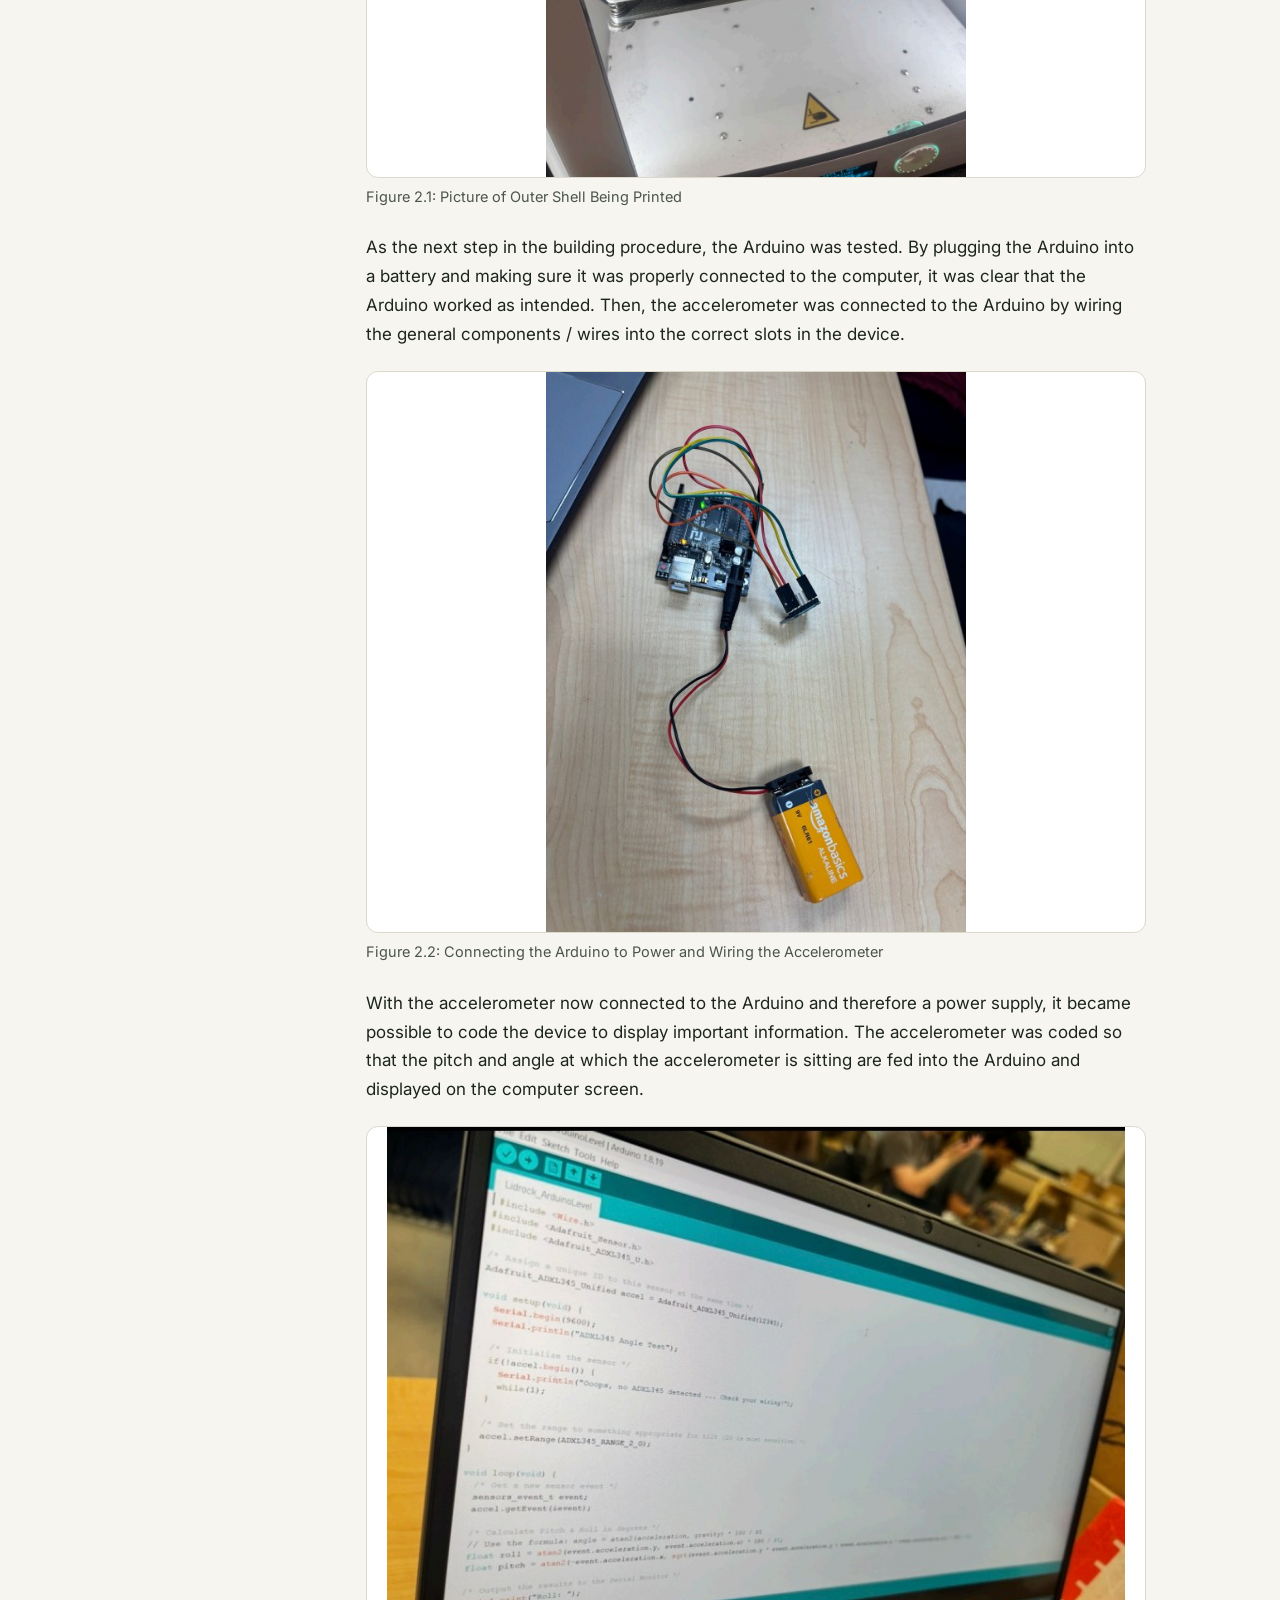
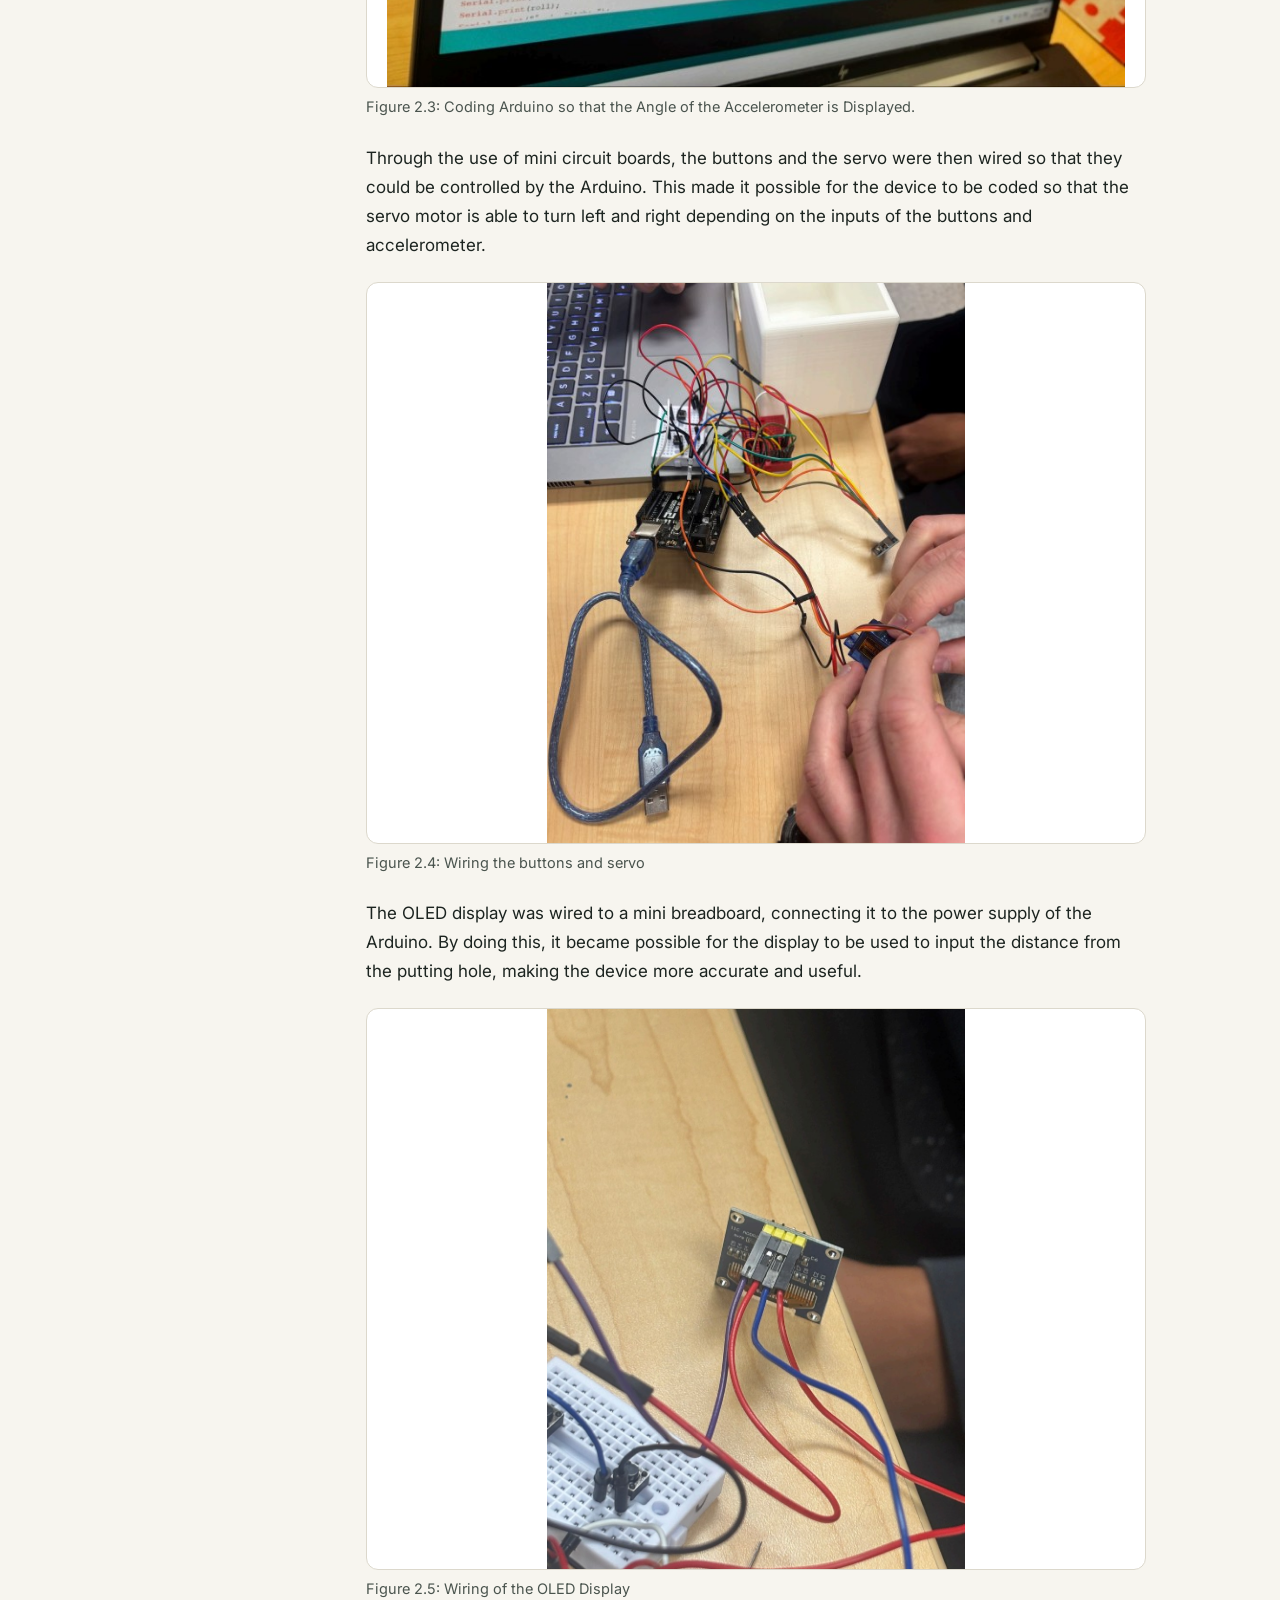
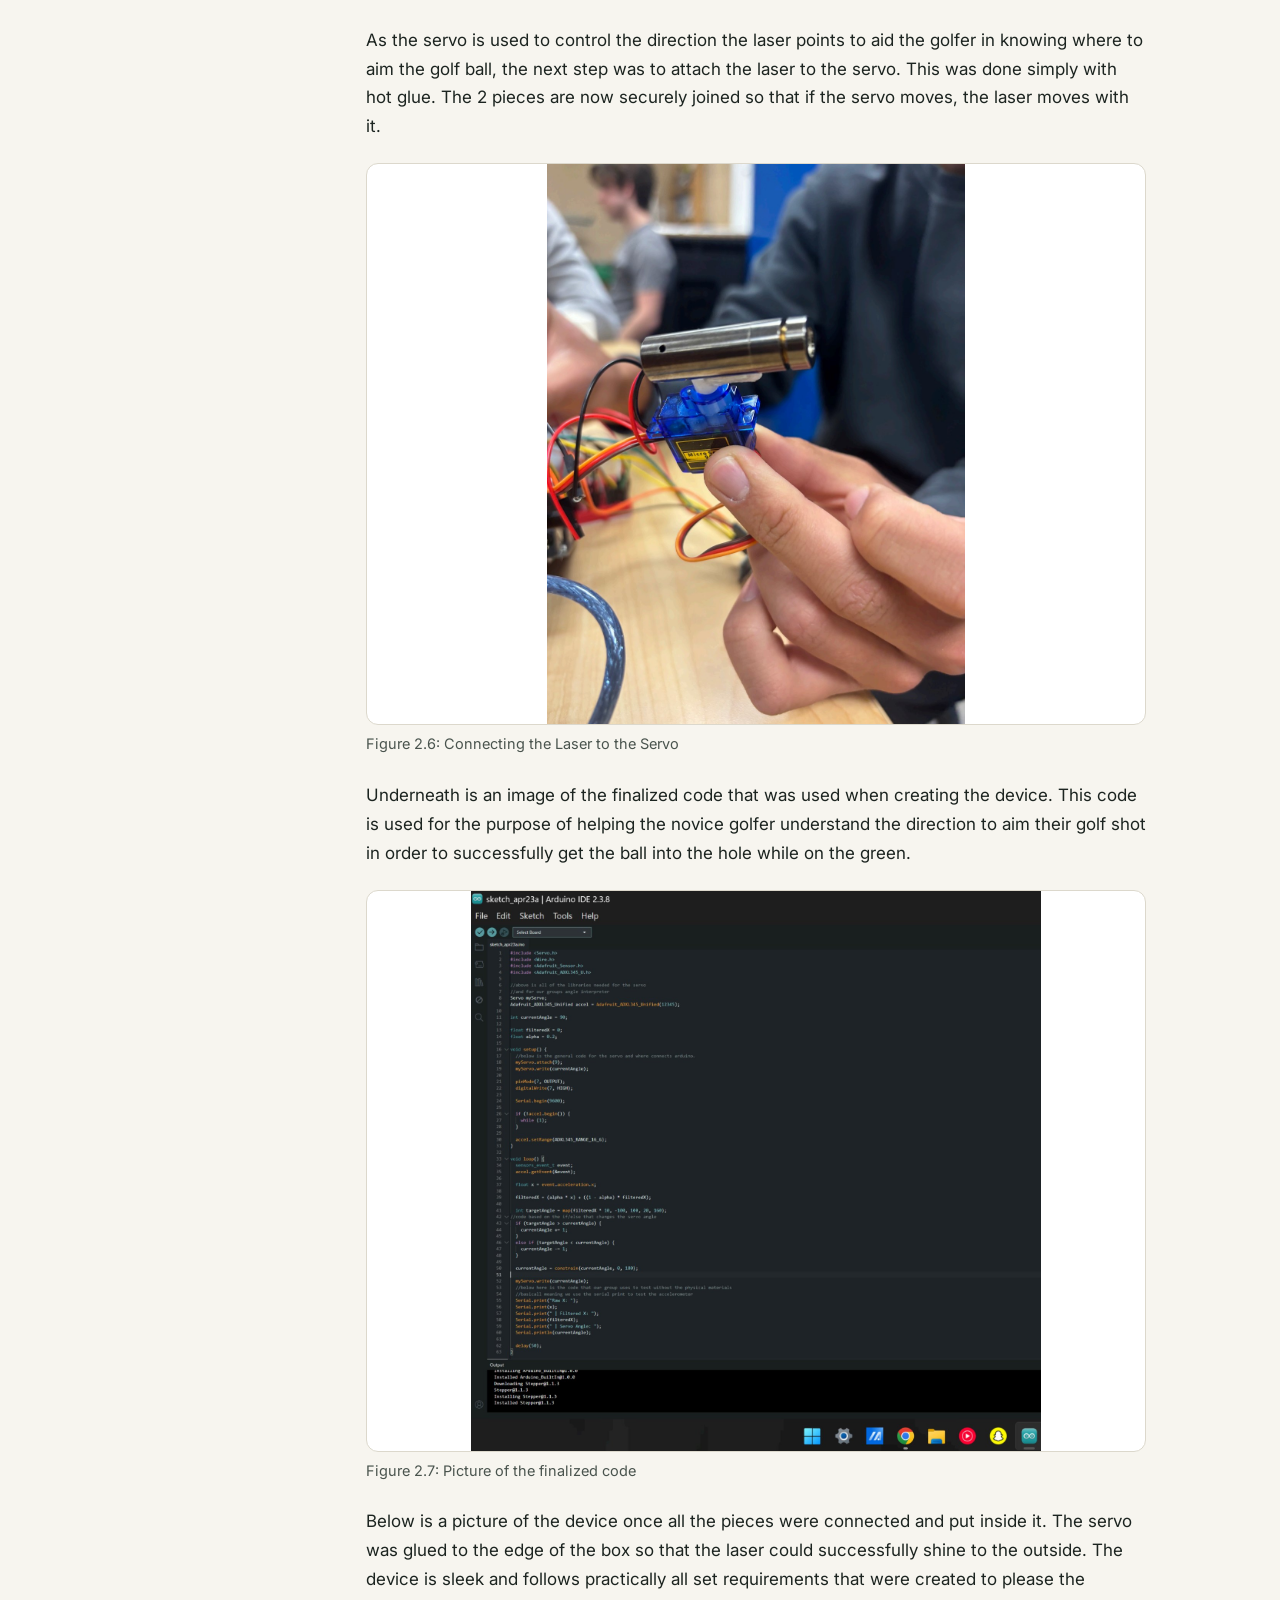
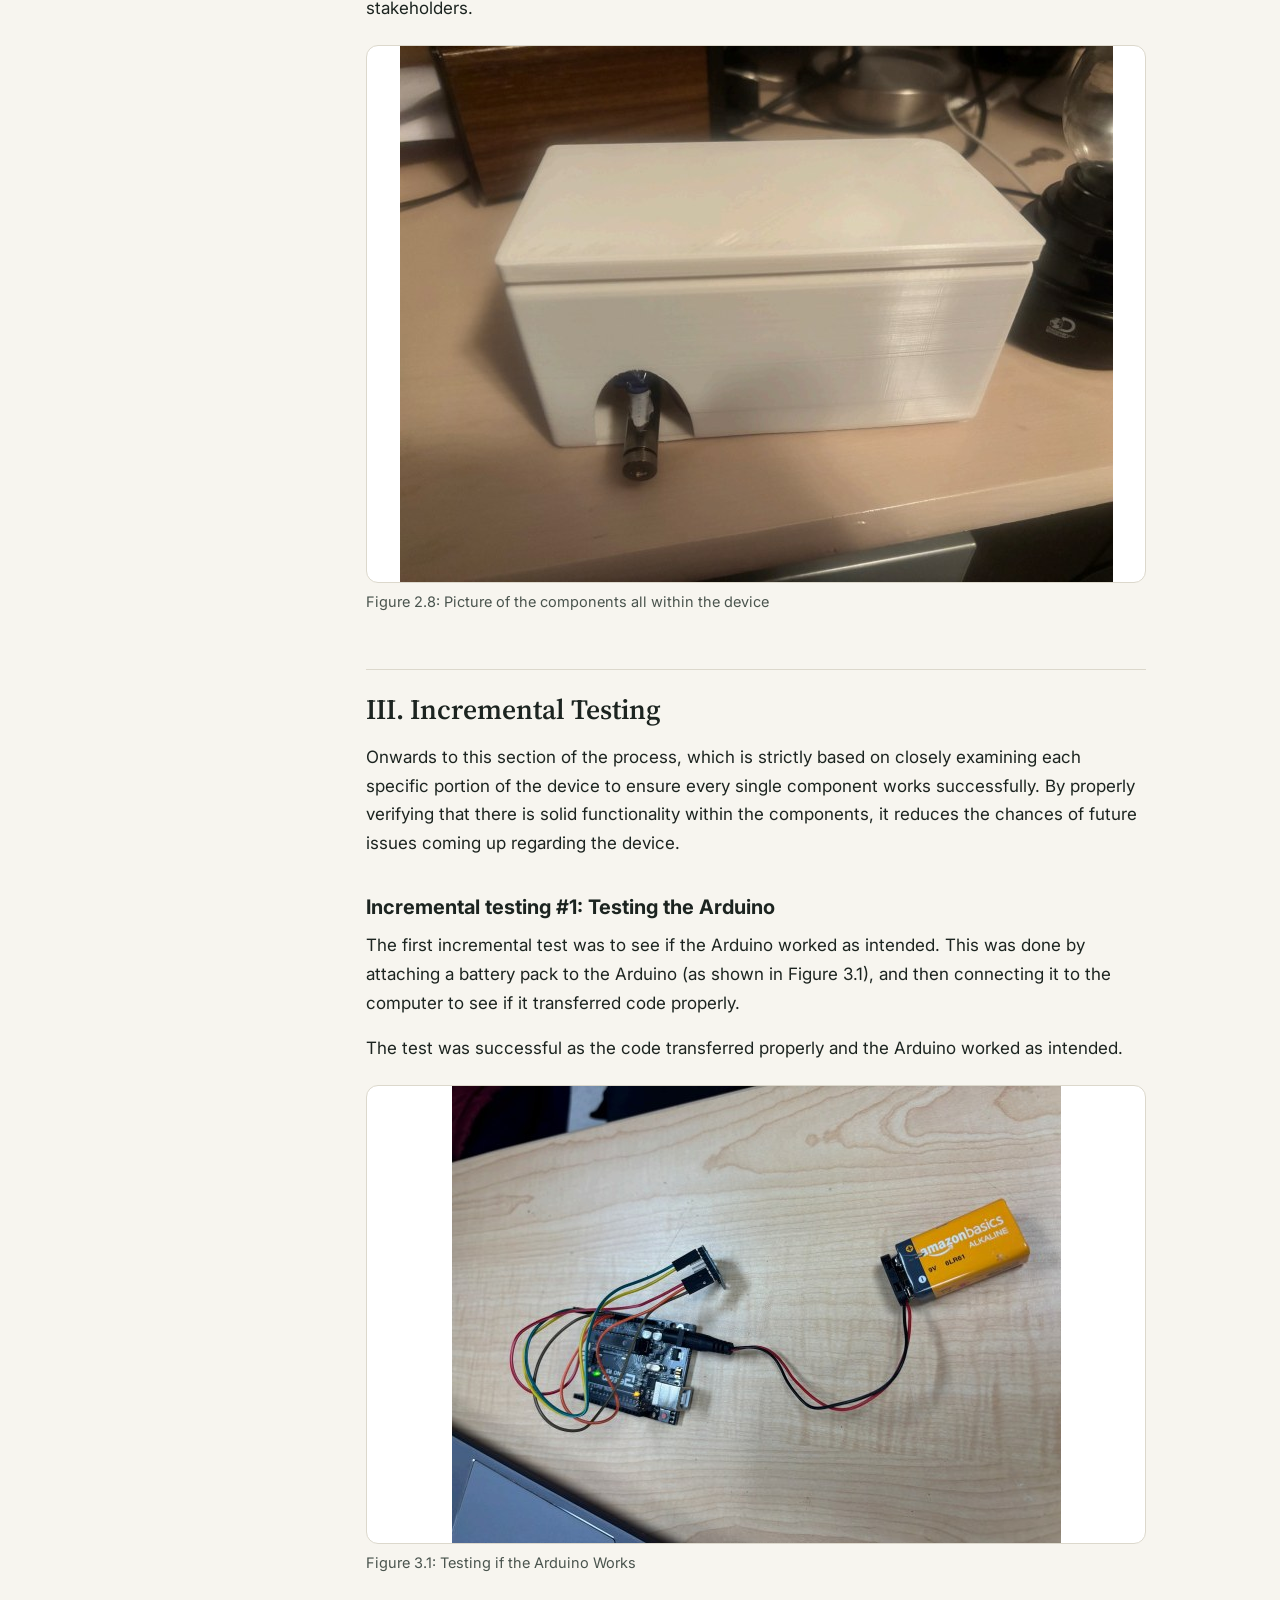
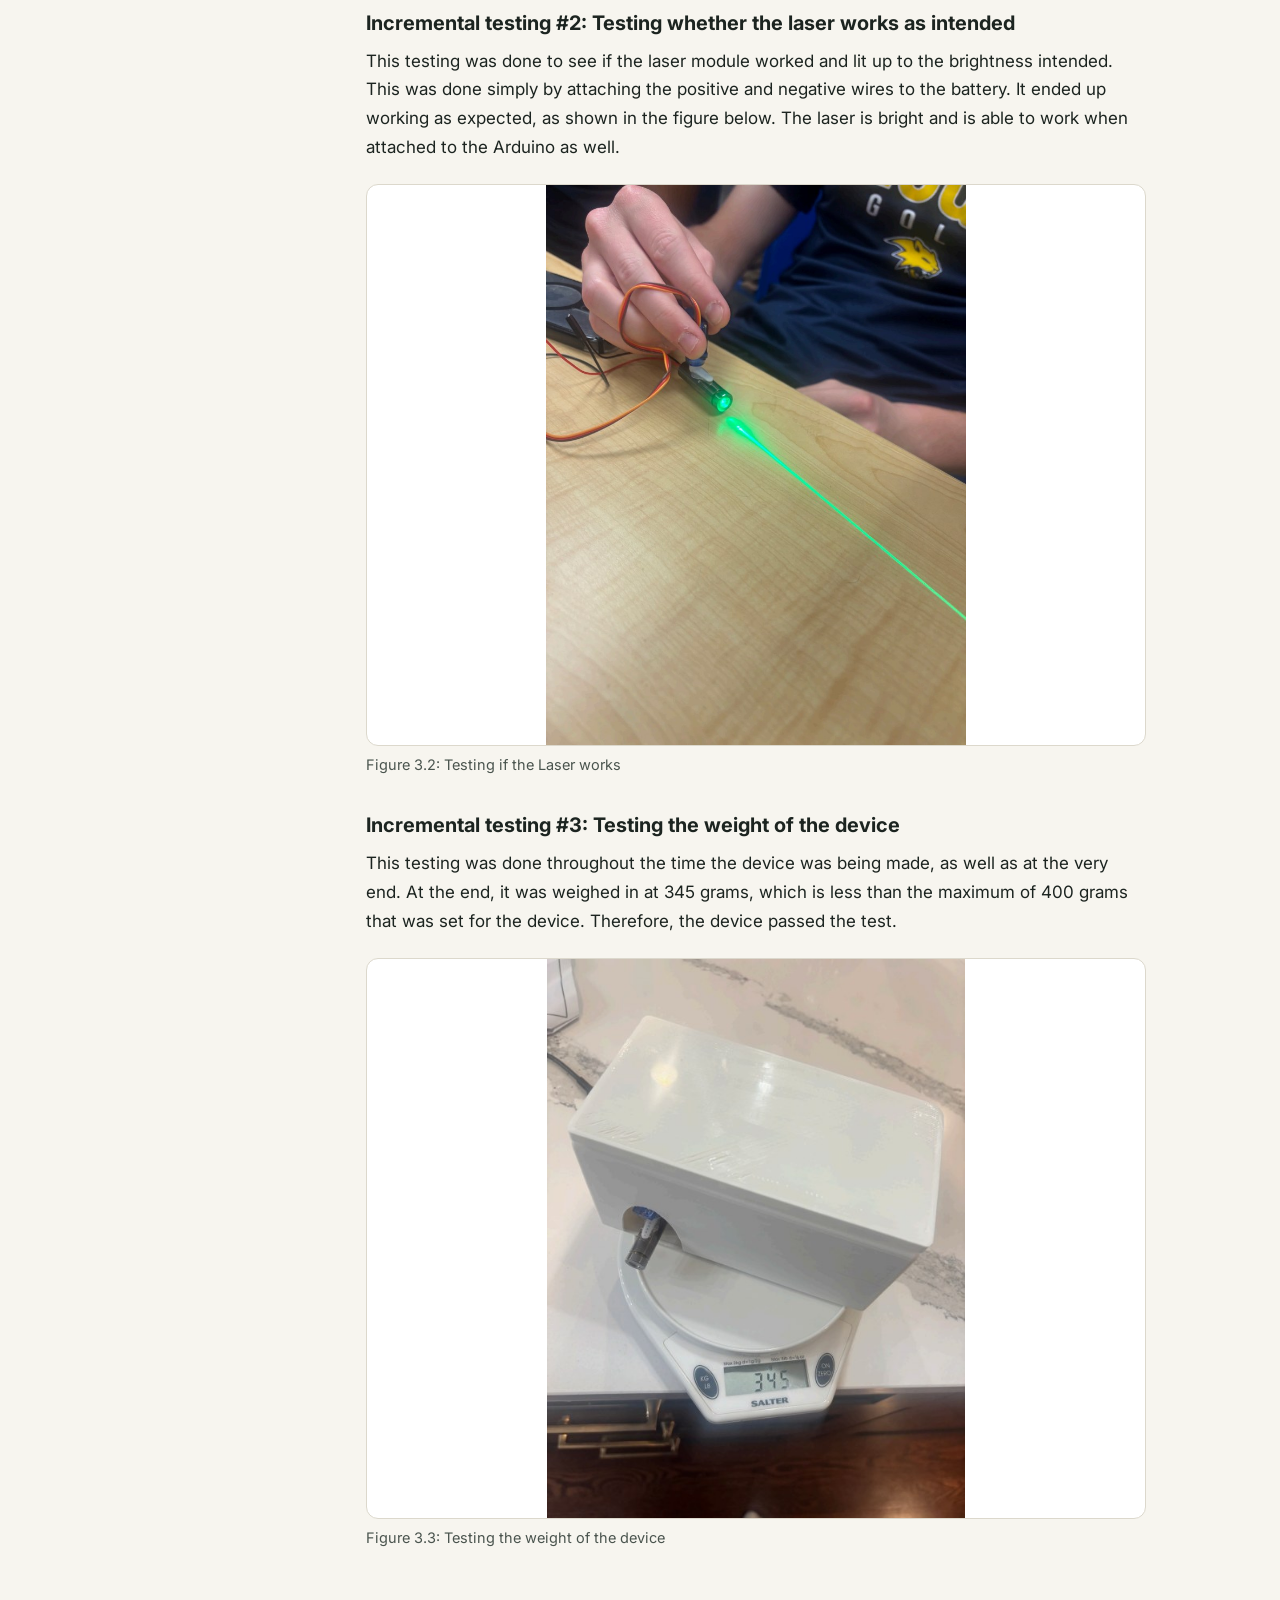
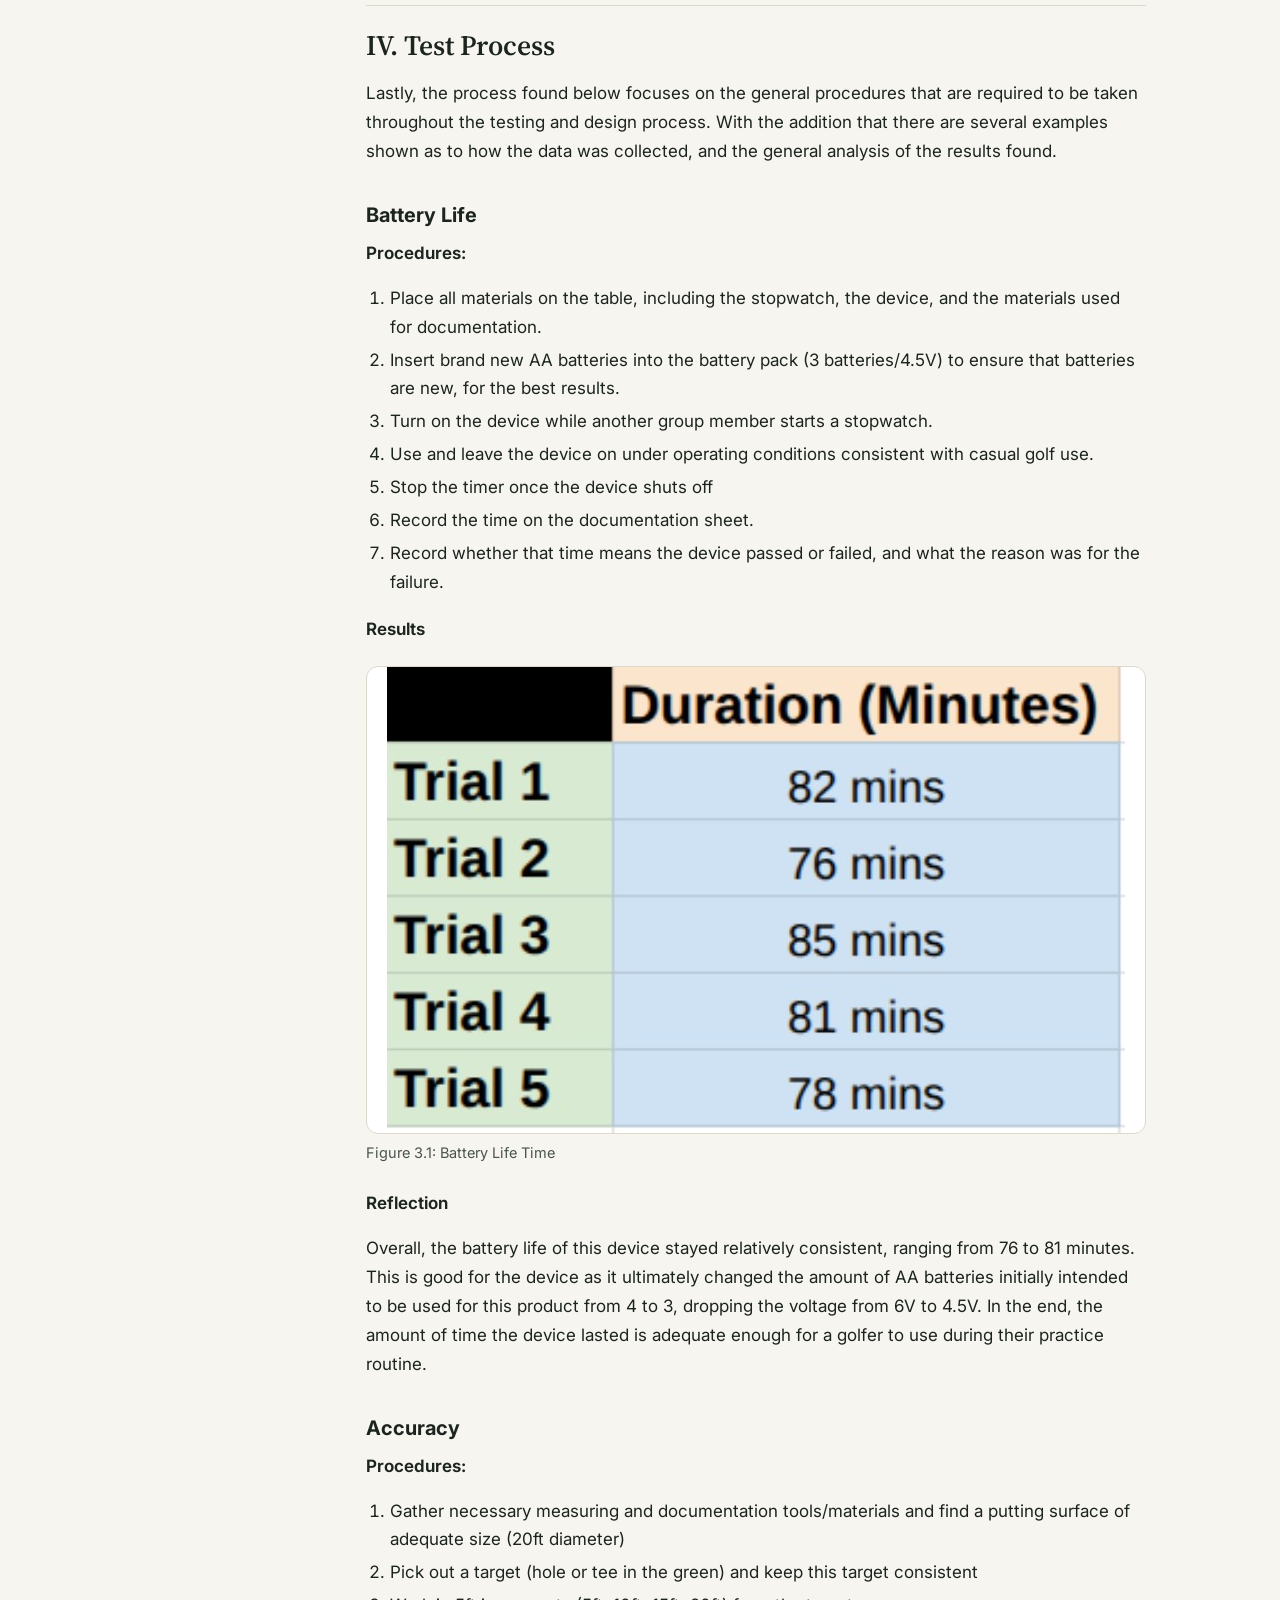
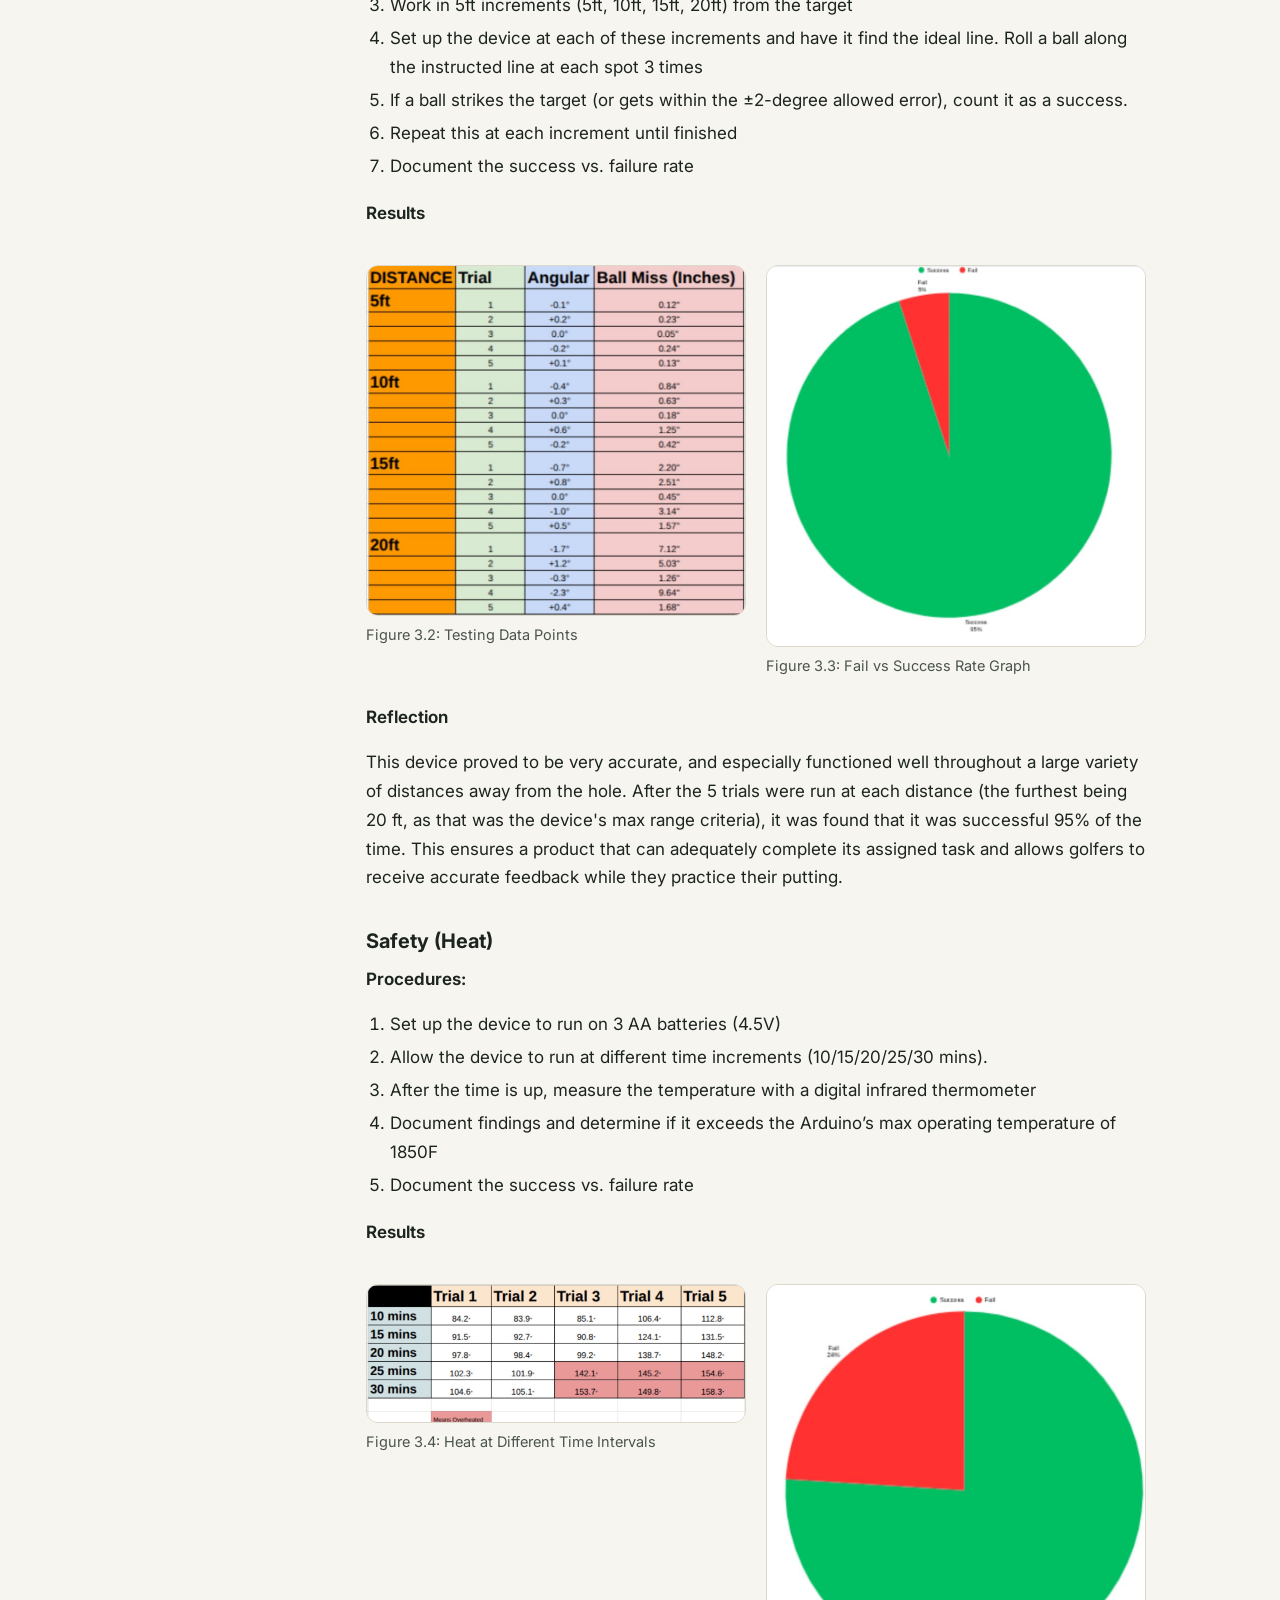
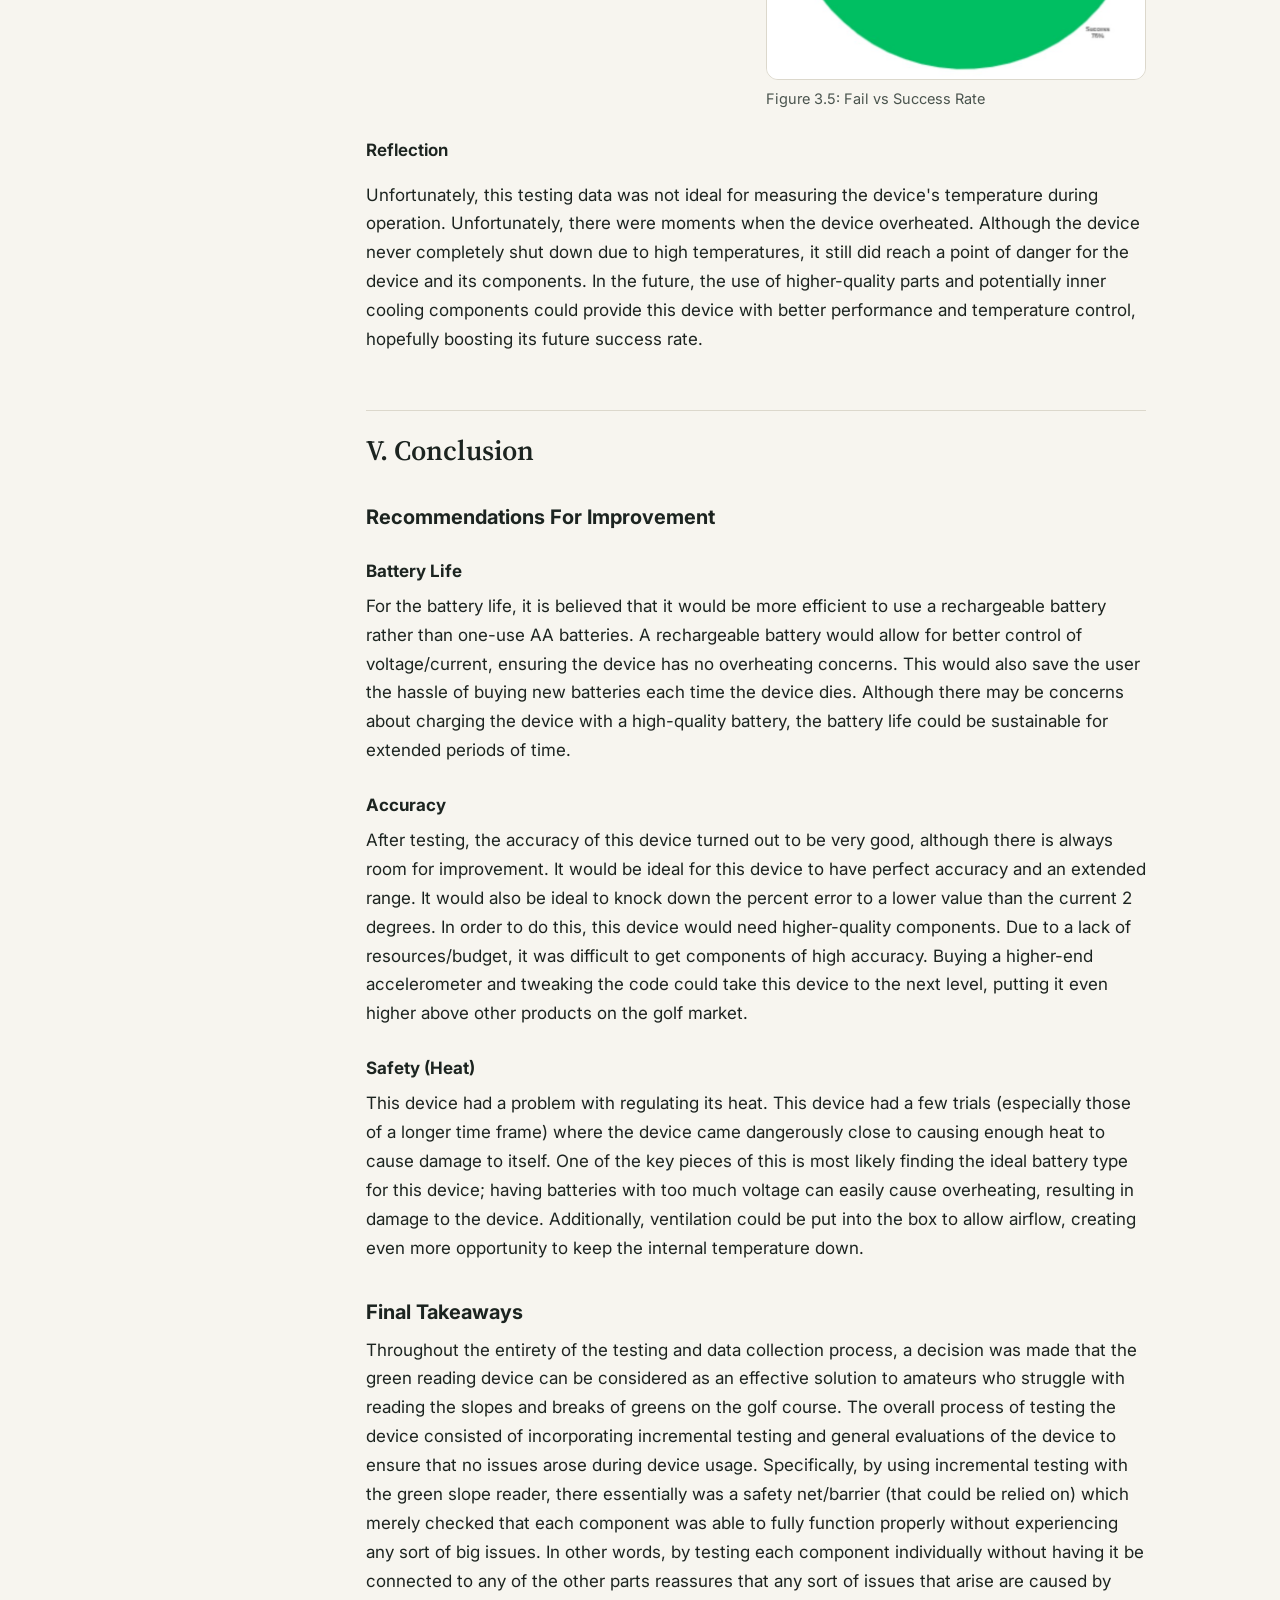
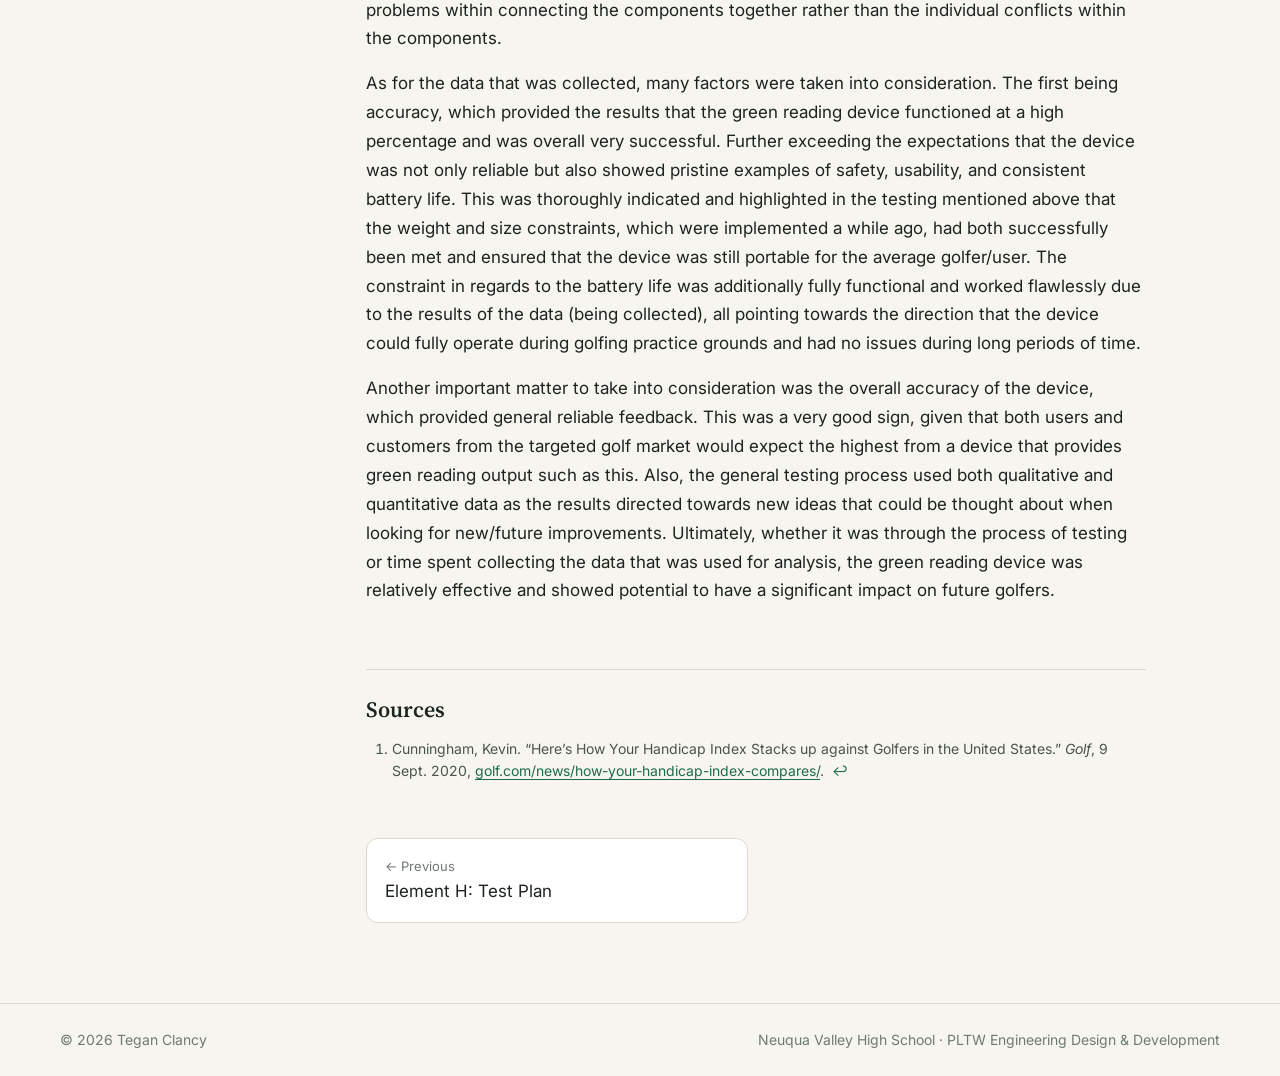
<file: element-i.html>
<!doctype html>
<html lang="en">
<head>
<meta charset="utf-8">
<meta name="viewport" content="width=device-width, initial-scale=1">
<title>Element I: Testing, Data Collection, and Analysis | Tegan Clancy</title>
<meta name="description" content="Digital Green Reader capstone - Element I: Testing, Data Collection, and Analysis">
<link rel="preconnect" href="https://fonts.googleapis.com">
<link rel="preconnect" href="https://fonts.gstatic.com" crossorigin>
<link href="https://fonts.googleapis.com/css2?family=Inter:wght@400;500;600;700&family=Source+Serif+4:opsz,wght@8..60,500;8..60,600&display=swap" rel="stylesheet">
<link rel="stylesheet" href="style.css">
<script>
function imgFallback(el) {
  var tries = ["png", "jpeg", "webp"], n = +(el.dataset.try || 0);
  if (n < tries.length) { el.dataset.try = n + 1; el.src = el.src.replace(/\.[a-z]+$/, "." + tries[n]); return; }
  var d = el.dataset, ph = document.createElement("div"); ph.className = "ph";
  ph.innerHTML = '<svg viewBox="0 0 24 24" fill="none" stroke="currentColor" stroke-width="1.6"><rect x="3" y="4" width="18" height="16" rx="2"/><circle cx="9" cy="10" r="2"/><path d="m21 17-5-5-9 8"/></svg>'
    + '<strong>Add image here</strong>'
    + (d.pdf ? '<span class="ph-row"><em>From PDF</em>' + d.pdf + '</span>' : '')
    + (d.cap ? '<span class="ph-row"><em>Figure</em>' + d.cap + '</span>' : '')
    + '<span class="ph-row"><em>Save as</em><code>' + d.img + '.jpg</code></span>';
  el.replaceWith(ph);
}
</script>
</head>
<body>
<header class="topbar"><div class="topbar-inner">
  <a class="brand" href="index.html">Tegan <span>Clancy</span></a>
  <nav class="topnav">
    <a href="index.html">Home</a>
    <a href="project.html" class="active">Capstone</a>
  </nav>
</div></header>
<div class="layout">
<aside class="sidebar">
<a class="back" href="project.html">&larr; Project overview</a>
<p class="label">Project elements</p>
<ol>
<li><a href="element-a.html"><span class="letter">A</span><span class="name">The Problem</span></a></li>
<li><a href="element-b.html"><span class="letter">B</span><span class="name">Prior Solutions</span></a></li>
<li><a href="element-c.html"><span class="letter">C</span><span class="name">Requirements</span></a></li>
<li><a href="element-d.html"><span class="letter">D</span><span class="name">Concept Selection</span></a></li>
<li><a href="element-ef.html"><span class="letter">E/F</span><span class="name">STEM &amp; Market</span></a></li>
<li><a href="element-g.html"><span class="letter">G</span><span class="name">Prototype Build</span></a></li>
<li><a href="element-h.html"><span class="letter">H</span><span class="name">Test Plan</span></a></li>
<li><a href="element-i.html" class="current" aria-current="page"><span class="letter">I</span><span class="name">Results</span></a></li>
</ol>
</aside>
<article class="page-i">
<p class="eyebrow">Element I</p>
<h1>Testing, Data Collection, and Analysis</h1>
<h2>I. Introduction</h2>
<h3>Problem Statement</h3>
<div class="callout">
<p>In the United States, 44.13% of amateur golfers have 14.9 or higher handicaps and experience difficulty when reading the slopes of greens.<sup id="fnref:1"><a class="footnote-ref" href="#fn:1">1</a></sup> This difficulty arises from novice golfers lacking experience with reading breaks and from courses having different types of cuts on the greens. This problem leaves high-handicap golfers unsatisfied with themselves, as they consistently average four to five three-putts per 18 holes and end up shooting high scores. Addressing this issue requires that golf stakeholders, performance criteria, and functional requirements be accounted for. These different pieces of criteria ensure that the solution is extremely accurate, consistently reliable, and applicable to a large portion of the golfing industry. Additionally, several different designs were sketched and analyzed with the goal of finding a singular concept that will outcompete the current solutions on the market. Further completing the ideal objective of creating a fully functional and efficient test plan that is thoroughly put into action, with a result of a large collection of data to be used for analysis.</p>
</div>
<h2>II. Build Process</h2>
<p>The section found below consists of the precise step-by-step process of the overall construction of both the prototype and the creation of the Arduino code. In general, it can be considered as two of the most important parts of the design process, given that the section shows how the device meets performance requirements.</p>
<h3>Summary</h3>
<p>The overall build process began by creating the outer shell of the device. This shell was designed in the Tinkercad and Fusion 360 software, and required multiple adjustments before it became a viable part of the solution. The box has dimensions of 15.5 cm by 8 cm by 8 cm, meaning it has a volume slightly larger than initially expected due to the sheer amount of wires and technology required within the shell; however, it is still small enough to be useful in a golf setting.</p>
<figure class="fig" id="img-i-2-1">
<div class="frame"><img src="i-2-1.jpg" data-img="i-2-1" data-pdf="Element I - NPC" data-cap="Figure 2.1: Picture of Outer Shell Being Printed" alt="Figure 2.1: Picture of Outer Shell Being Printed" loading="lazy" onerror="imgFallback(this)"></div>
<figcaption>Figure 2.1: Picture of Outer Shell Being Printed</figcaption>
</figure>
<p>As the next step in the building procedure, the Arduino was tested. By plugging the Arduino into a battery and making sure it was properly connected to the computer, it was clear that the Arduino worked as intended. Then, the accelerometer was connected to the Arduino by wiring the general components / wires into the correct slots in the device.</p>
<figure class="fig" id="img-i-2-2">
<div class="frame"><img src="i-2-2.jpg" data-img="i-2-2" data-pdf="Element I - NPC" data-cap="Figure 2.2: Connecting the Arduino to Power and Wiring the Accelerometer" alt="Figure 2.2: Connecting the Arduino to Power and Wiring the Accelerometer" loading="lazy" onerror="imgFallback(this)"></div>
<figcaption>Figure 2.2: Connecting the Arduino to Power and Wiring the Accelerometer</figcaption>
</figure>
<p>With the accelerometer now connected to the Arduino and therefore a power supply, it became possible to code the device to display important information. The accelerometer was coded so that the pitch and angle at which the accelerometer is sitting are fed into the Arduino and displayed on the computer screen.</p>
<figure class="fig" id="img-i-2-3">
<div class="frame"><img src="i-2-3.jpg" data-img="i-2-3" data-pdf="Element I - NPC" data-cap="Figure 2.3: Coding Arduino so that the Angle of the Accelerometer is Displayed." alt="Figure 2.3: Coding Arduino so that the Angle of the Accelerometer is Displayed." loading="lazy" onerror="imgFallback(this)"></div>
<figcaption>Figure 2.3: Coding Arduino so that the Angle of the Accelerometer is Displayed.</figcaption>
</figure>
<p>Through the use of mini circuit boards, the buttons and the servo were then wired so that they could be controlled by the Arduino. This made it possible for the device to be coded so that the servo motor is able to turn left and right depending on the inputs of the buttons and accelerometer.</p>
<figure class="fig" id="img-i-2-4">
<div class="frame"><img src="i-2-4.jpg" data-img="i-2-4" data-pdf="Element I - NPC" data-cap="Figure 2.4: Wiring the buttons and servo" alt="Figure 2.4: Wiring the buttons and servo" loading="lazy" onerror="imgFallback(this)"></div>
<figcaption>Figure 2.4: Wiring the buttons and servo</figcaption>
</figure>
<p>The OLED display was wired to a mini breadboard, connecting it to the power supply of the Arduino. By doing this, it became possible for the display to be used to input the distance from the putting hole, making the device more accurate and useful.</p>
<figure class="fig" id="img-i-2-5">
<div class="frame"><img src="i-2-5.jpg" data-img="i-2-5" data-pdf="Element I - NPC" data-cap="Figure 2.5: Wiring of the OLED Display" alt="Figure 2.5: Wiring of the OLED Display" loading="lazy" onerror="imgFallback(this)"></div>
<figcaption>Figure 2.5: Wiring of the OLED Display</figcaption>
</figure>
<p>As the servo is used to control the direction the laser points to aid the golfer in knowing where to aim the golf ball, the next step was to attach the laser to the servo. This was done simply with hot glue. The 2 pieces are now securely joined so that if the servo moves, the laser moves with it.</p>
<figure class="fig" id="img-i-2-6">
<div class="frame"><img src="i-2-6.jpg" data-img="i-2-6" data-pdf="Element I - NPC" data-cap="Figure 2.6: Connecting the Laser to the Servo" alt="Figure 2.6: Connecting the Laser to the Servo" loading="lazy" onerror="imgFallback(this)"></div>
<figcaption>Figure 2.6: Connecting the Laser to the Servo</figcaption>
</figure>
<p>Underneath is an image of the finalized code that was used when creating the device. This code is used for the purpose of helping the novice golfer understand the direction to aim their golf shot in order to successfully get the ball into the hole while on the green.</p>
<figure class="fig" id="img-i-2-7">
<div class="frame"><img src="i-2-7.jpg" data-img="i-2-7" data-pdf="Element I - NPC" data-cap="Figure 2.7: Picture of the finalized code" alt="Figure 2.7: Picture of the finalized code" loading="lazy" onerror="imgFallback(this)"></div>
<figcaption>Figure 2.7: Picture of the finalized code</figcaption>
</figure>
<p>Below is a picture of the device once all the pieces were connected and put inside it. The servo was glued to the edge of the box so that the laser could successfully shine to the outside. The device is sleek and follows practically all set requirements that were created to please the stakeholders.</p>
<figure class="fig" id="img-i-2-8">
<div class="frame"><img src="i-2-8.jpg" data-img="i-2-8" data-pdf="Element I - NPC" data-cap="Figure 2.8: Picture of the components all within the device" alt="Figure 2.8: Picture of the components all within the device" loading="lazy" onerror="imgFallback(this)"></div>
<figcaption>Figure 2.8: Picture of the components all within the device</figcaption>
</figure>
<h2>III. Incremental Testing</h2>
<p>Onwards to this section of the process, which is strictly based on closely examining each specific portion of the device to ensure every single component works successfully. By properly verifying that there is solid functionality within the components, it reduces the chances of future issues coming up regarding the device.</p>
<h3>Incremental testing #1: Testing the Arduino</h3>
<p>The first incremental test was to see if the Arduino worked as intended. This was done by attaching a battery pack to the Arduino (as shown in Figure 3.1), and then connecting it to the computer to see if it transferred code properly.</p>
<p>The test was successful as the code transferred properly and the Arduino worked as intended.</p>
<figure class="fig" id="img-i-3-1">
<div class="frame"><img src="i-3-1.jpg" data-img="i-3-1" data-pdf="Element I - NPC" data-cap="Figure 3.1: Testing if the Arduino Works" alt="Figure 3.1: Testing if the Arduino Works" loading="lazy" onerror="imgFallback(this)"></div>
<figcaption>Figure 3.1: Testing if the Arduino Works</figcaption>
</figure>
<h3>Incremental testing #2: Testing whether the laser works as intended</h3>
<p>This testing was done to see if the laser module worked and lit up to the brightness intended. This was done simply by attaching the positive and negative wires to the battery. It ended up working as expected, as shown in the figure below. The laser is bright and is able to work when attached to the Arduino as well.</p>
<figure class="fig" id="img-i-3-2">
<div class="frame"><img src="i-3-2.jpg" data-img="i-3-2" data-pdf="Element I - NPC" data-cap="Figure 3.2: Testing if the Laser works" alt="Figure 3.2: Testing if the Laser works" loading="lazy" onerror="imgFallback(this)"></div>
<figcaption>Figure 3.2: Testing if the Laser works</figcaption>
</figure>
<h3>Incremental testing #3: Testing the weight of the device</h3>
<p>This testing was done throughout the time the device was being made, as well as at the very end. At the end, it was weighed in at 345 grams, which is less than the maximum of 400 grams that was set for the device. Therefore, the device passed the test.</p>
<figure class="fig" id="img-i-3-3">
<div class="frame"><img src="i-3-3.jpg" data-img="i-3-3" data-pdf="Element I - NPC" data-cap="Figure 3.3: Testing the weight of the device" alt="Figure 3.3: Testing the weight of the device" loading="lazy" onerror="imgFallback(this)"></div>
<figcaption>Figure 3.3: Testing the weight of the device</figcaption>
</figure>
<h2>IV. Test Process</h2>
<p>Lastly, the process found below focuses on the general procedures that are required to be taken throughout the testing and design process. With the addition that there are several examples shown as to how the data was collected, and the general analysis of the results found.</p>
<h3>Battery Life</h3>
<p><strong>Procedures:</strong></p>
<ol>
<li>Place all materials on the table, including the stopwatch, the device, and the materials used for documentation.</li>
<li>Insert brand new AA batteries into the battery pack (3 batteries/4.5V) to ensure that batteries are new, for the best results.</li>
<li>Turn on the device while another group member starts a stopwatch.</li>
<li>Use and leave the device on under operating conditions consistent with casual golf use.</li>
<li>Stop the timer once the device shuts off</li>
<li>Record the time on the documentation sheet.</li>
<li>Record whether that time means the device passed or failed, and what the reason was for the failure.</li>
</ol>
<p><strong>Results</strong></p>
<figure class="fig" id="img-i-4-1">
<div class="frame"><img src="i-4-1.jpg" data-img="i-4-1" data-pdf="Element I - NPC" data-cap="Figure 3.1: Battery Life Time" alt="Figure 3.1: Battery Life Time" loading="lazy" onerror="imgFallback(this)"></div>
<figcaption>Figure 3.1: Battery Life Time</figcaption>
</figure>
<p><strong>Reflection</strong></p>
<p>Overall, the battery life of this device stayed relatively consistent, ranging from 76 to 81 minutes. This is good for the device as it ultimately changed the amount of AA batteries initially intended to be used for this product from 4 to 3, dropping the voltage from 6V to 4.5V. In the end, the amount of time the device lasted is adequate enough for a golfer to use during their practice routine.</p>
<h3>Accuracy</h3>
<p><strong>Procedures:</strong></p>
<ol>
<li>Gather necessary measuring and documentation tools/materials and find a putting surface of adequate size (20ft diameter)</li>
<li>Pick out a target (hole or tee in the green) and keep this target consistent</li>
<li>Work in 5ft increments (5ft, 10ft, 15ft, 20ft) from the target</li>
<li>Set up the device at each of these increments and have it find the ideal line. Roll a ball along the instructed line at each spot 3 times</li>
<li>If a ball strikes the target (or gets within the ±2-degree allowed error), count it as a success.</li>
<li>Repeat this at each increment until finished</li>
<li>Document the success vs. failure rate</li>
</ol>
<p><strong>Results</strong></p>
<div class="fig-grid">
<figure class="fig" id="img-i-4-2">
<div class="frame"><img src="i-4-2.jpg" data-img="i-4-2" data-pdf="Element I - NPC" data-cap="Figure 3.2: Testing Data Points" alt="Figure 3.2: Testing Data Points" loading="lazy" onerror="imgFallback(this)"></div>
<figcaption>Figure 3.2: Testing Data Points</figcaption>
</figure>
<figure class="fig" id="img-i-4-3">
<div class="frame"><img src="i-4-3.jpg" data-img="i-4-3" data-pdf="Element I - NPC" data-cap="Figure 3.3: Fail vs Success Rate Graph" alt="Figure 3.3: Fail vs Success Rate Graph" loading="lazy" onerror="imgFallback(this)"></div>
<figcaption>Figure 3.3: Fail vs Success Rate Graph</figcaption>
</figure>
</div>
<p><strong>Reflection</strong></p>
<p>This device proved to be very accurate, and especially functioned well throughout a large variety of distances away from the hole. After the 5 trials were run at each distance (the furthest being 20 ft, as that was the device's max range criteria), it was found that it was successful 95% of the time. This ensures a product that can adequately complete its assigned task and allows golfers to receive accurate feedback while they practice their putting.</p>
<h3>Safety (Heat)</h3>
<p><strong>Procedures:</strong></p>
<ol>
<li>Set up the device to run on 3 AA batteries (4.5V)</li>
<li>Allow the device to run at different time increments (10/15/20/25/30 mins).</li>
<li>After the time is up, measure the temperature with a digital infrared thermometer</li>
<li>Document findings and determine if it exceeds the Arduino’s max operating temperature of 1850F</li>
<li>Document the success vs. failure rate</li>
</ol>
<p><strong>Results</strong></p>
<div class="fig-grid">
<figure class="fig" id="img-i-4-4">
<div class="frame"><img src="i-4-4.jpg" data-img="i-4-4" data-pdf="Element I - NPC" data-cap="Figure 3.4: Heat at Different Time Intervals" alt="Figure 3.4: Heat at Different Time Intervals" loading="lazy" onerror="imgFallback(this)"></div>
<figcaption>Figure 3.4: Heat at Different Time Intervals</figcaption>
</figure>
<figure class="fig" id="img-i-4-5">
<div class="frame"><img src="i-4-5.jpg" data-img="i-4-5" data-pdf="Element I - NPC" data-cap="Figure 3.5: Fail vs Success Rate" alt="Figure 3.5: Fail vs Success Rate" loading="lazy" onerror="imgFallback(this)"></div>
<figcaption>Figure 3.5: Fail vs Success Rate</figcaption>
</figure>
</div>
<p><strong>Reflection</strong></p>
<p>Unfortunately, this testing data was not ideal for measuring the device's temperature during operation. Unfortunately, there were moments when the device overheated. Although the device never completely shut down due to high temperatures, it still did reach a point of danger for the device and its components. In the future, the use of higher-quality parts and potentially inner cooling components could provide this device with better performance and temperature control, hopefully boosting its future success rate.</p>
<h2>V. Conclusion</h2>
<h3>Recommendations For Improvement</h3>
<h4>Battery Life</h4>
<p>For the battery life, it is believed that it would be more efficient to use a rechargeable battery rather than one-use AA batteries. A rechargeable battery would allow for better control of voltage/current, ensuring the device has no overheating concerns. This would also save the user the hassle of buying new batteries each time the device dies. Although there may be concerns about charging the device with a high-quality battery, the battery life could be sustainable for extended periods of time.</p>
<h4>Accuracy</h4>
<p>After testing, the accuracy of this device turned out to be very good, although there is always room for improvement. It would be ideal for this device to have perfect accuracy and an extended range. It would also be ideal to knock down the percent error to a lower value than the current 2 degrees. In order to do this, this device would need higher-quality components. Due to a lack of resources/budget, it was difficult to get components of high accuracy. Buying a higher-end accelerometer and tweaking the code could take this device to the next level, putting it even higher above other products on the golf market.</p>
<h4>Safety (Heat)</h4>
<p>This device had a problem with regulating its heat. This device had a few trials (especially those of a longer time frame) where the device came dangerously close to causing enough heat to cause damage to itself. One of the key pieces of this is most likely finding the ideal battery type for this device; having batteries with too much voltage can easily cause overheating, resulting in damage to the device. Additionally, ventilation could be put into the box to allow airflow, creating even more opportunity to keep the internal temperature down.</p>
<h3>Final Takeaways</h3>
<p>Throughout the entirety of the testing and data collection process, a decision was made that the green reading device can be considered as an effective solution to amateurs who struggle with reading the slopes and breaks of greens on the golf course. The overall process of testing the device consisted of incorporating incremental testing and general evaluations of the device to ensure that no issues arose during device usage. Specifically, by using incremental testing with the green slope reader, there essentially was a safety net/barrier (that could be relied on) which merely checked that each component was able to fully function properly without experiencing any sort of big issues. In other words, by testing each component individually without having it be connected to any of the other parts reassures that any sort of issues that arise are caused by problems within connecting the components together rather than the individual conflicts within the components.</p>
<p>As for the data that was collected, many factors were taken into consideration. The first being accuracy, which provided the results that the green reading device functioned at a high percentage and was overall very successful. Further exceeding the expectations that the device was not only reliable but also showed pristine examples of safety, usability, and consistent battery life. This was thoroughly indicated and highlighted in the testing mentioned above that the weight and size constraints, which were implemented a while ago, had both successfully been met and ensured that the device was still portable for the average golfer/user. The constraint in regards to the battery life was additionally fully functional and worked flawlessly due to the results of the data (being collected), all pointing towards the direction that the device could fully operate during golfing practice grounds and had no issues during long periods of time.</p>
<p>Another important matter to take into consideration was the overall accuracy of the device, which provided general reliable feedback. This was a very good sign, given that both users and customers from the targeted golf market would expect the highest from a device that provides green reading output such as this. Also, the general testing process used both qualitative and quantitative data as the results directed towards new ideas that could be thought about when looking for new/future improvements. Ultimately, whether it was through the process of testing or time spent collecting the data that was used for analysis, the green reading device was relatively effective and showed potential to have a significant impact on future golfers.</p>
<div class="footnote">
<hr />
<ol>
<li id="fn:1">
<p>Cunningham, Kevin. “Here’s How Your Handicap Index Stacks up against Golfers in the United States.” <em>Golf</em>, 9 Sept. 2020, <a href="https://golf.com/news/how-your-handicap-index-compares/">golf.com/news/how-your-handicap-index-compares/</a>.&#160;<a class="footnote-backref" href="#fnref:1" title="Back to text">&#8617;</a></p>
</li>
</ol>
</div><nav class="pager"><a class="prev" href="element-h.html"><small>&larr; Previous</small>Element H: Test Plan</a></nav>
</article>
</div>
<footer class="site"><div class="inner">
  <span>&copy; 2026 Tegan Clancy</span>
  <span>Neuqua Valley High School &middot; PLTW Engineering Design &amp; Development</span>
</div></footer>
</body>
</html>
</file>
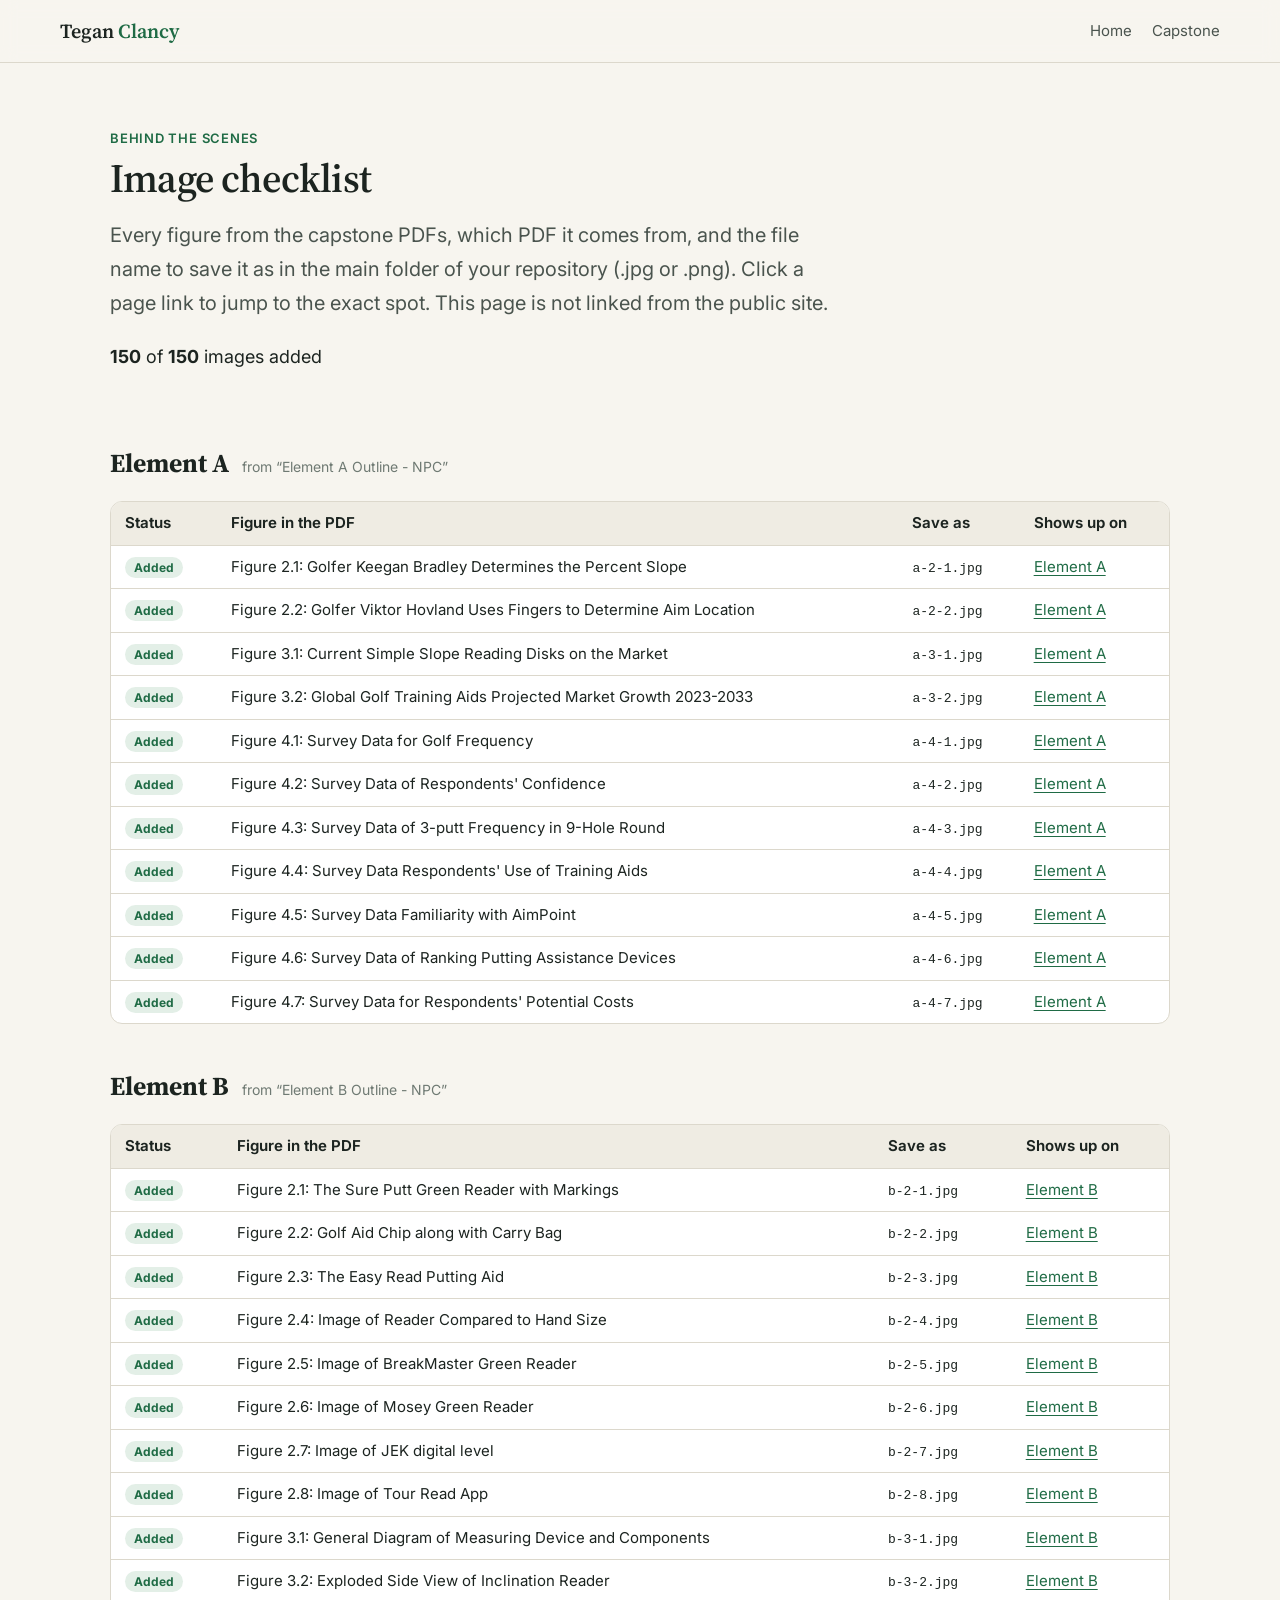
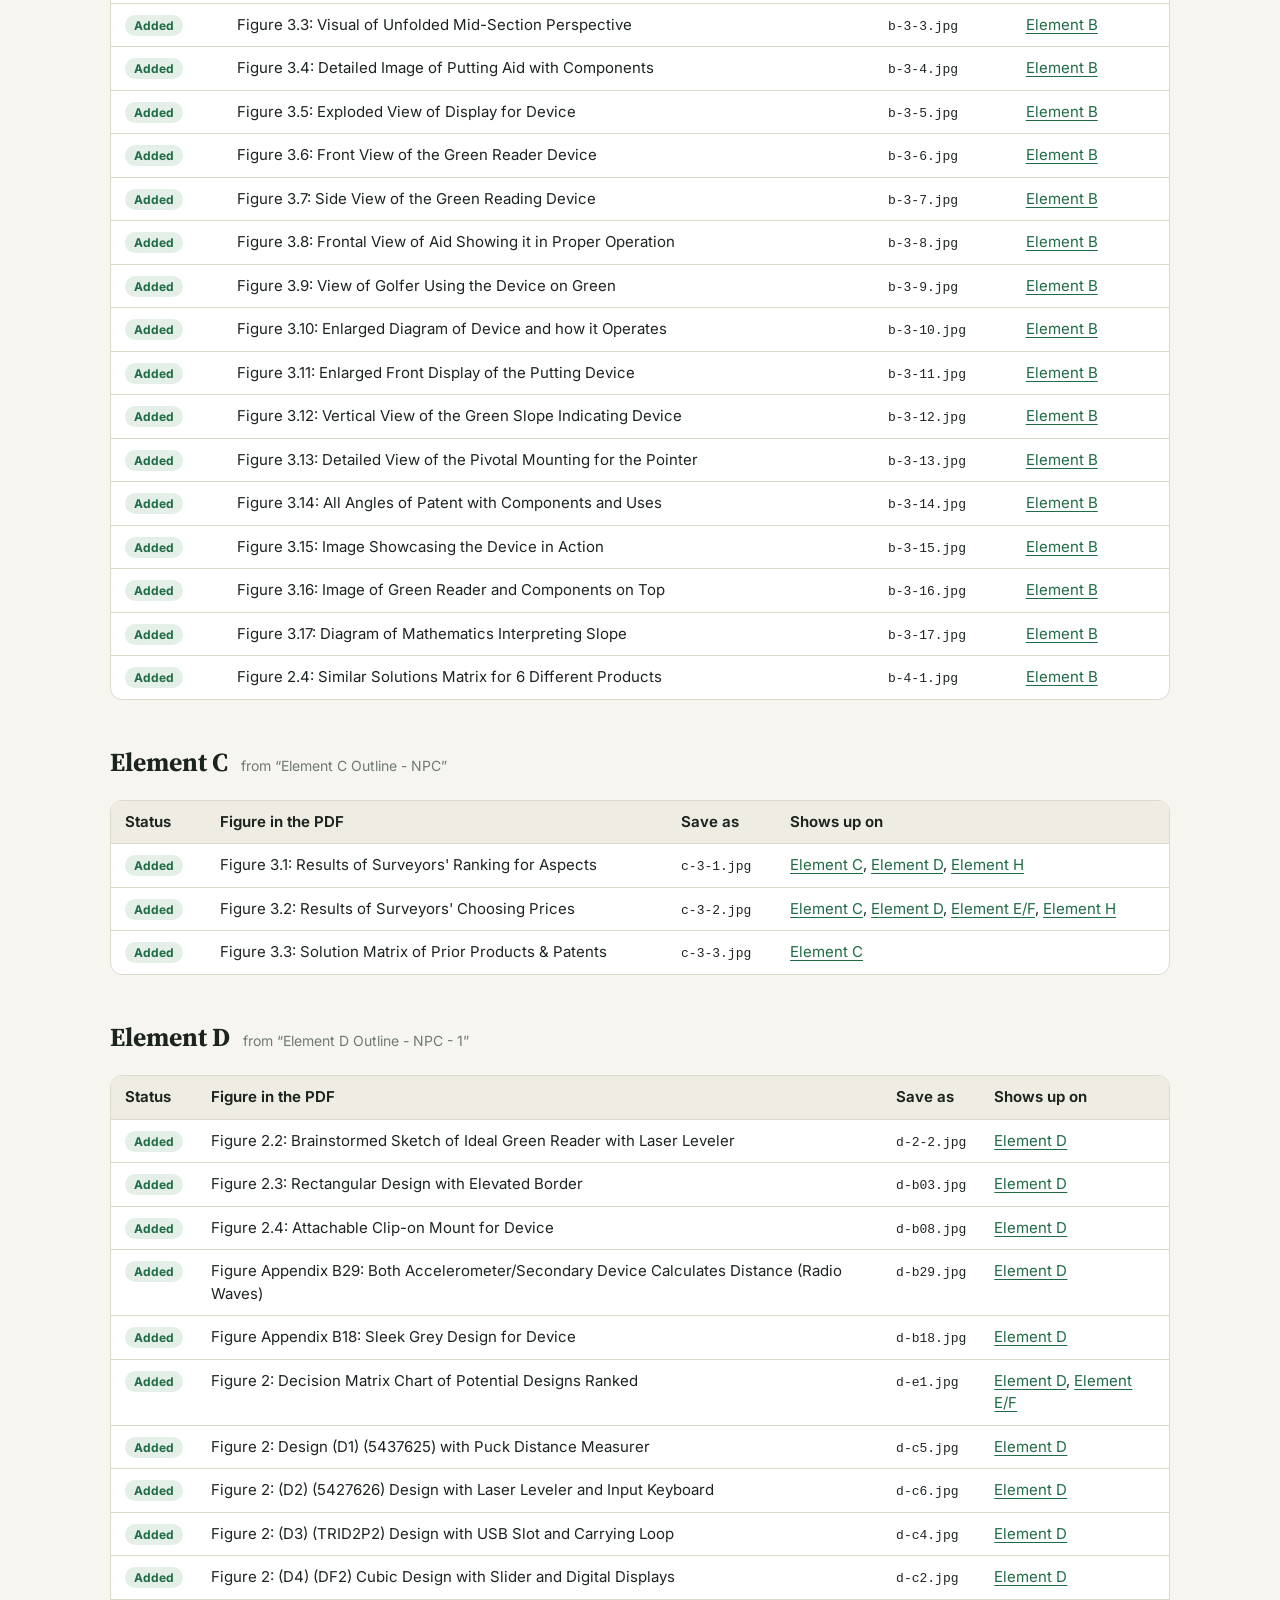
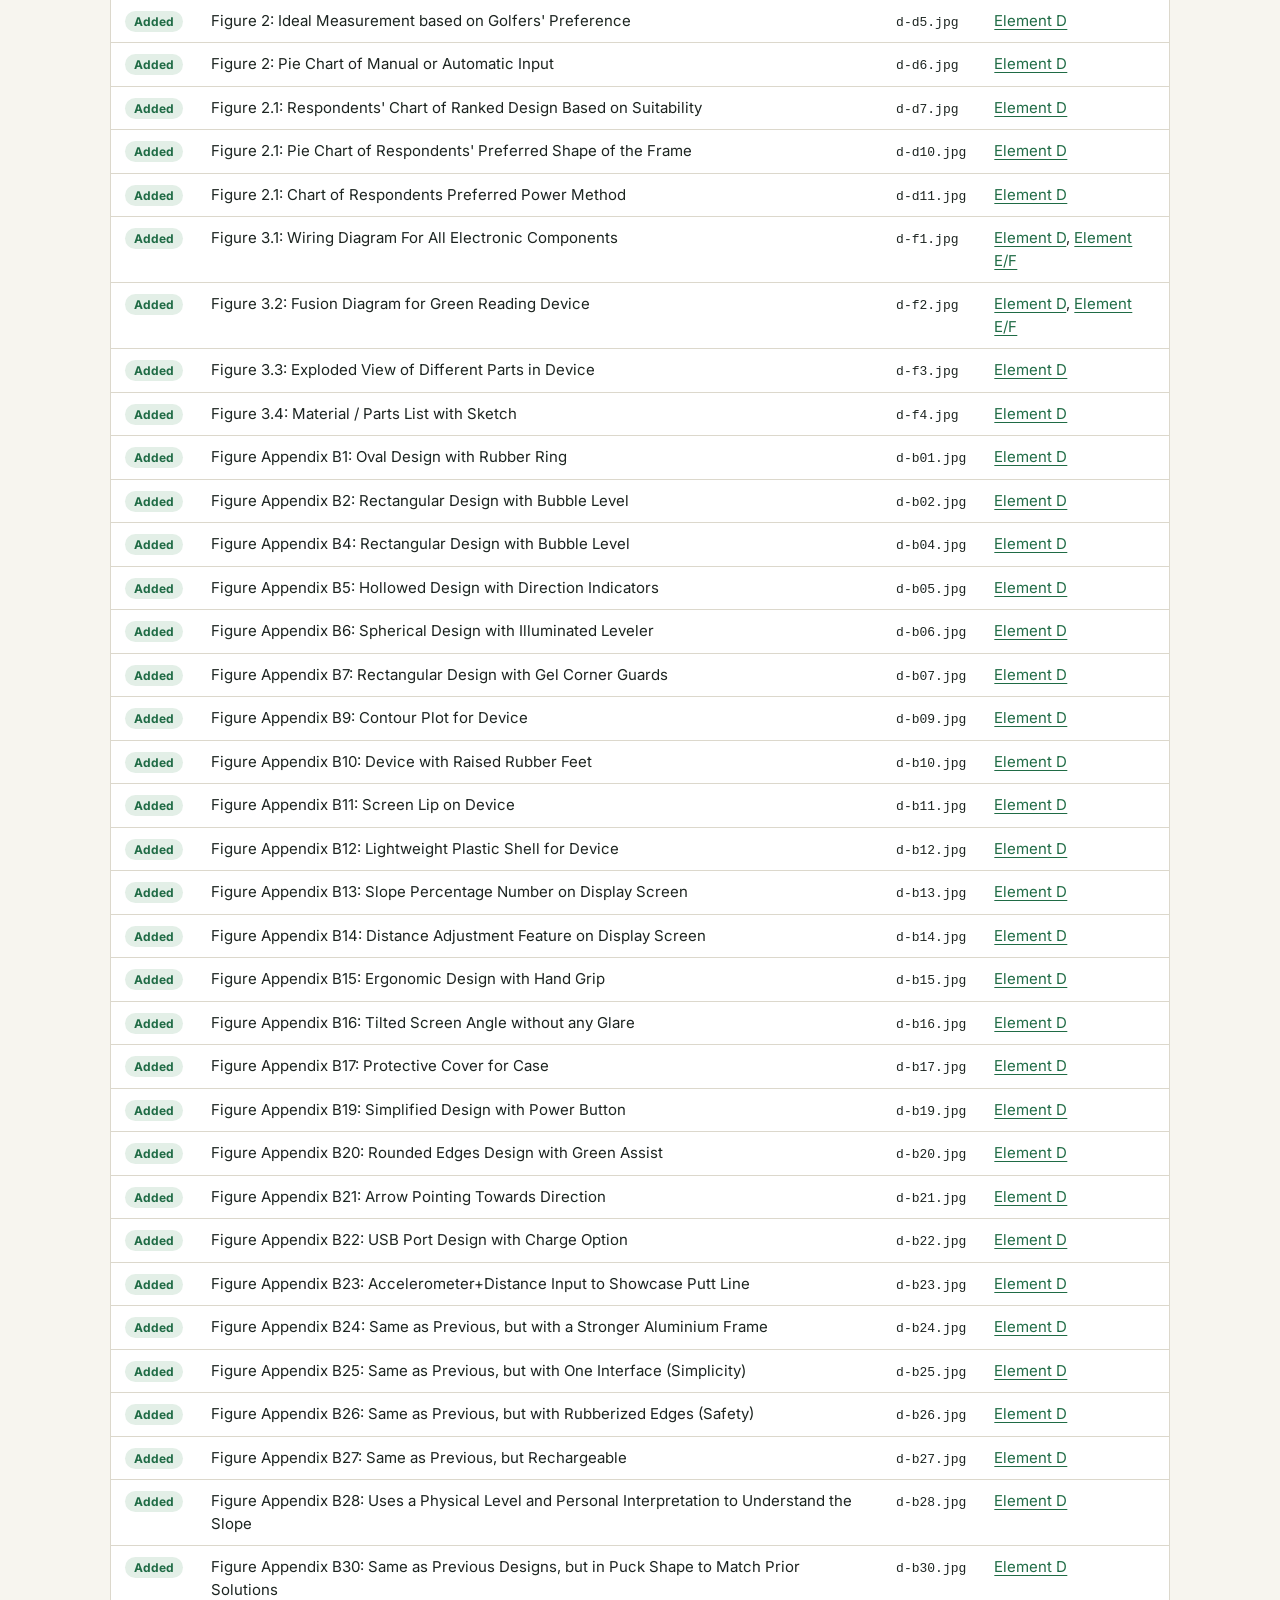
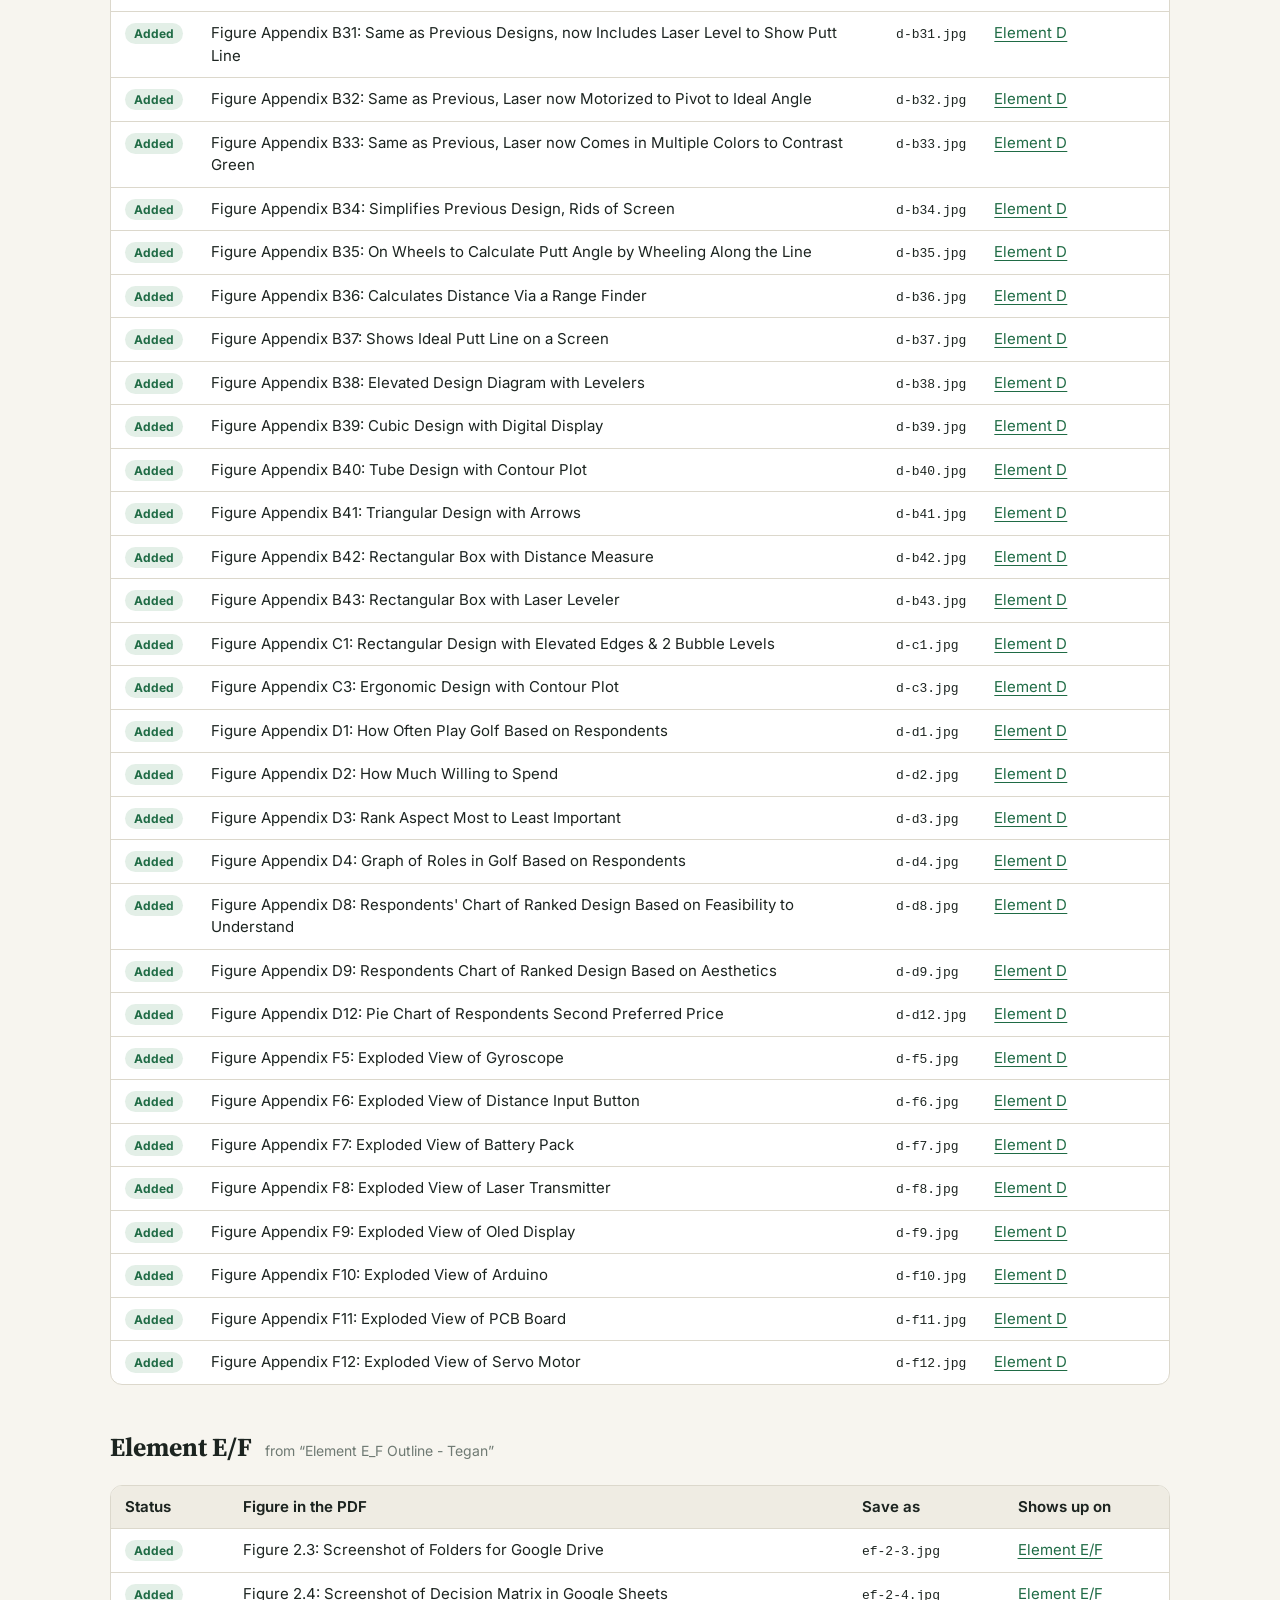
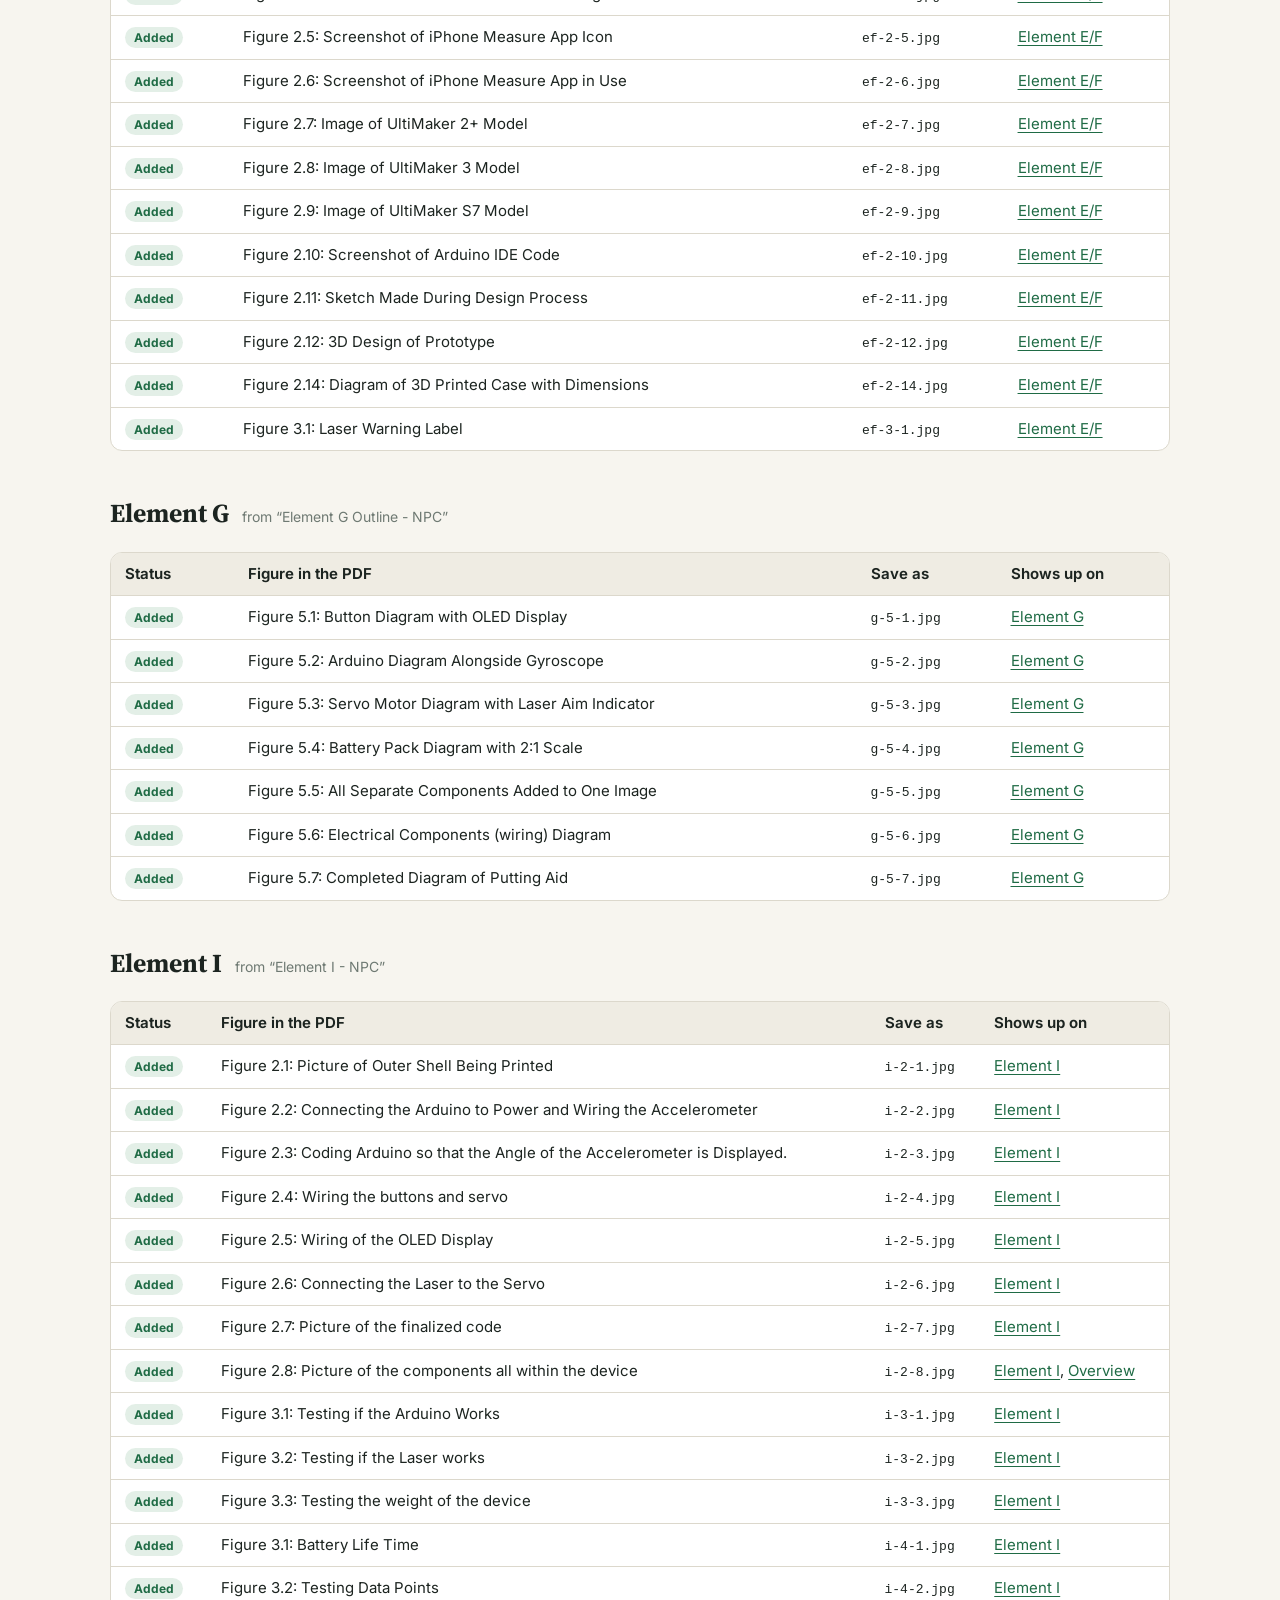
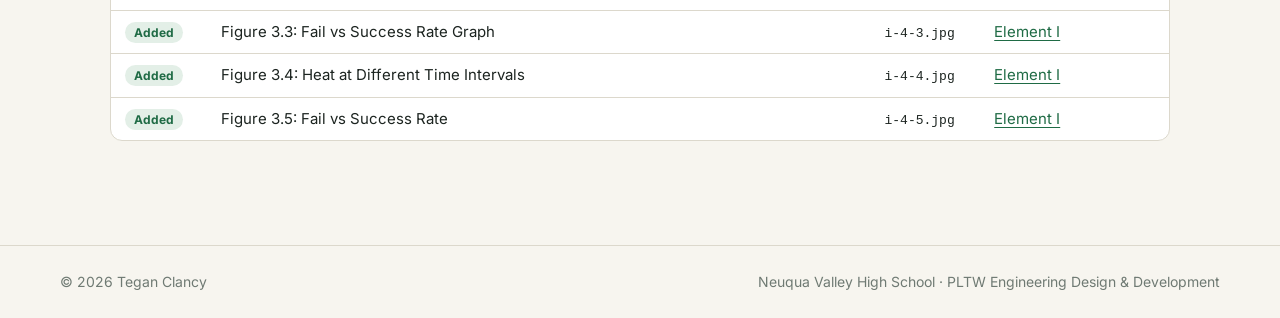
<file: image-guide.html>
<!doctype html>
<html lang="en">
<head>
<meta name="robots" content="noindex">
<meta charset="utf-8">
<meta name="viewport" content="width=device-width, initial-scale=1">
<title>Image checklist | Tegan Clancy</title>
<meta name="description" content="Image checklist">
<link rel="preconnect" href="https://fonts.googleapis.com">
<link rel="preconnect" href="https://fonts.gstatic.com" crossorigin>
<link href="https://fonts.googleapis.com/css2?family=Inter:wght@400;500;600;700&family=Source+Serif+4:opsz,wght@8..60,500;8..60,600&display=swap" rel="stylesheet">
<link rel="stylesheet" href="style.css">
<script>
function imgFallback(el) {
  var tries = ["png", "jpeg", "webp"], n = +(el.dataset.try || 0);
  if (n < tries.length) { el.dataset.try = n + 1; el.src = el.src.replace(/\.[a-z]+$/, "." + tries[n]); return; }
  var d = el.dataset, ph = document.createElement("div"); ph.className = "ph";
  ph.innerHTML = '<svg viewBox="0 0 24 24" fill="none" stroke="currentColor" stroke-width="1.6"><rect x="3" y="4" width="18" height="16" rx="2"/><circle cx="9" cy="10" r="2"/><path d="m21 17-5-5-9 8"/></svg>'
    + '<strong>Add image here</strong>'
    + (d.pdf ? '<span class="ph-row"><em>From PDF</em>' + d.pdf + '</span>' : '')
    + (d.cap ? '<span class="ph-row"><em>Figure</em>' + d.cap + '</span>' : '')
    + '<span class="ph-row"><em>Save as</em><code>' + d.img + '.jpg</code></span>';
  el.replaceWith(ph);
}
</script>
</head>
<body>
<header class="topbar"><div class="topbar-inner">
  <a class="brand" href="index.html">Tegan <span>Clancy</span></a>
  <nav class="topnav">
    <a href="index.html">Home</a>
    <a href="project.html" class="">Capstone</a>
  </nav>
</div></header>
<main class="wrap guide" style="padding-bottom:80px">
<section class="hero" style="padding-bottom:10px">
<p class="eyebrow">Behind the scenes</p>
<h1 style="font-size:40px">Image checklist</h1>
<p class="lede">Every figure from the capstone PDFs, which PDF it comes from, and the file name to save it as in
the main folder of your repository (.jpg or .png). Click a page link to jump to the exact spot.
This page is not linked from the public site.</p>
<p class="progress"><strong id="done">0</strong> of <strong>150</strong> images added</p>
</section>
<h2>Element A <small>from &ldquo;Element A Outline - NPC&rdquo;</small></h2><div class="table-wrap"><table><thead><tr><th>Status</th><th>Figure in the PDF</th><th>Save as</th><th>Shows up on</th></tr></thead><tbody><tr><td><span class="status" data-img="a-2-1">&hellip;</span></td><td>Figure 2.1: Golfer Keegan Bradley Determines the Percent Slope</td><td><code>a-2-1.jpg</code></td><td><a href="element-a.html#img-a-2-1">Element A</a></td></tr><tr><td><span class="status" data-img="a-2-2">&hellip;</span></td><td>Figure 2.2: Golfer Viktor Hovland Uses Fingers to Determine Aim Location</td><td><code>a-2-2.jpg</code></td><td><a href="element-a.html#img-a-2-2">Element A</a></td></tr><tr><td><span class="status" data-img="a-3-1">&hellip;</span></td><td>Figure 3.1: Current Simple Slope Reading Disks on the Market</td><td><code>a-3-1.jpg</code></td><td><a href="element-a.html#img-a-3-1">Element A</a></td></tr><tr><td><span class="status" data-img="a-3-2">&hellip;</span></td><td>Figure 3.2: Global Golf Training Aids Projected Market Growth 2023-2033</td><td><code>a-3-2.jpg</code></td><td><a href="element-a.html#img-a-3-2">Element A</a></td></tr><tr><td><span class="status" data-img="a-4-1">&hellip;</span></td><td>Figure 4.1: Survey Data for Golf Frequency</td><td><code>a-4-1.jpg</code></td><td><a href="element-a.html#img-a-4-1">Element A</a></td></tr><tr><td><span class="status" data-img="a-4-2">&hellip;</span></td><td>Figure 4.2: Survey Data of Respondents&#x27; Confidence</td><td><code>a-4-2.jpg</code></td><td><a href="element-a.html#img-a-4-2">Element A</a></td></tr><tr><td><span class="status" data-img="a-4-3">&hellip;</span></td><td>Figure 4.3: Survey Data of 3-putt Frequency in 9-Hole Round</td><td><code>a-4-3.jpg</code></td><td><a href="element-a.html#img-a-4-3">Element A</a></td></tr><tr><td><span class="status" data-img="a-4-4">&hellip;</span></td><td>Figure 4.4: Survey Data Respondents&#x27; Use of Training Aids</td><td><code>a-4-4.jpg</code></td><td><a href="element-a.html#img-a-4-4">Element A</a></td></tr><tr><td><span class="status" data-img="a-4-5">&hellip;</span></td><td>Figure 4.5: Survey Data Familiarity with AimPoint</td><td><code>a-4-5.jpg</code></td><td><a href="element-a.html#img-a-4-5">Element A</a></td></tr><tr><td><span class="status" data-img="a-4-6">&hellip;</span></td><td>Figure 4.6: Survey Data of Ranking Putting Assistance Devices</td><td><code>a-4-6.jpg</code></td><td><a href="element-a.html#img-a-4-6">Element A</a></td></tr><tr><td><span class="status" data-img="a-4-7">&hellip;</span></td><td>Figure 4.7: Survey Data for Respondents&#x27; Potential Costs</td><td><code>a-4-7.jpg</code></td><td><a href="element-a.html#img-a-4-7">Element A</a></td></tr></tbody></table></div><h2>Element B <small>from &ldquo;Element B Outline - NPC&rdquo;</small></h2><div class="table-wrap"><table><thead><tr><th>Status</th><th>Figure in the PDF</th><th>Save as</th><th>Shows up on</th></tr></thead><tbody><tr><td><span class="status" data-img="b-2-1">&hellip;</span></td><td>Figure 2.1: The Sure Putt Green Reader with Markings</td><td><code>b-2-1.jpg</code></td><td><a href="element-b.html#img-b-2-1">Element B</a></td></tr><tr><td><span class="status" data-img="b-2-2">&hellip;</span></td><td>Figure 2.2: Golf Aid Chip along with Carry Bag</td><td><code>b-2-2.jpg</code></td><td><a href="element-b.html#img-b-2-2">Element B</a></td></tr><tr><td><span class="status" data-img="b-2-3">&hellip;</span></td><td>Figure 2.3: The Easy Read Putting Aid</td><td><code>b-2-3.jpg</code></td><td><a href="element-b.html#img-b-2-3">Element B</a></td></tr><tr><td><span class="status" data-img="b-2-4">&hellip;</span></td><td>Figure 2.4: Image of Reader Compared to Hand Size</td><td><code>b-2-4.jpg</code></td><td><a href="element-b.html#img-b-2-4">Element B</a></td></tr><tr><td><span class="status" data-img="b-2-5">&hellip;</span></td><td>Figure 2.5: Image of BreakMaster Green Reader</td><td><code>b-2-5.jpg</code></td><td><a href="element-b.html#img-b-2-5">Element B</a></td></tr><tr><td><span class="status" data-img="b-2-6">&hellip;</span></td><td>Figure 2.6: Image of Mosey Green Reader</td><td><code>b-2-6.jpg</code></td><td><a href="element-b.html#img-b-2-6">Element B</a></td></tr><tr><td><span class="status" data-img="b-2-7">&hellip;</span></td><td>Figure 2.7: Image of JEK digital level</td><td><code>b-2-7.jpg</code></td><td><a href="element-b.html#img-b-2-7">Element B</a></td></tr><tr><td><span class="status" data-img="b-2-8">&hellip;</span></td><td>Figure 2.8: Image of Tour Read App</td><td><code>b-2-8.jpg</code></td><td><a href="element-b.html#img-b-2-8">Element B</a></td></tr><tr><td><span class="status" data-img="b-3-1">&hellip;</span></td><td>Figure 3.1: General Diagram of Measuring Device and Components</td><td><code>b-3-1.jpg</code></td><td><a href="element-b.html#img-b-3-1">Element B</a></td></tr><tr><td><span class="status" data-img="b-3-2">&hellip;</span></td><td>Figure 3.2: Exploded Side View of Inclination Reader</td><td><code>b-3-2.jpg</code></td><td><a href="element-b.html#img-b-3-2">Element B</a></td></tr><tr><td><span class="status" data-img="b-3-3">&hellip;</span></td><td>Figure 3.3: Visual of Unfolded Mid-Section Perspective</td><td><code>b-3-3.jpg</code></td><td><a href="element-b.html#img-b-3-3">Element B</a></td></tr><tr><td><span class="status" data-img="b-3-4">&hellip;</span></td><td>Figure 3.4: Detailed Image of Putting Aid with Components</td><td><code>b-3-4.jpg</code></td><td><a href="element-b.html#img-b-3-4">Element B</a></td></tr><tr><td><span class="status" data-img="b-3-5">&hellip;</span></td><td>Figure 3.5: Exploded View of Display for Device</td><td><code>b-3-5.jpg</code></td><td><a href="element-b.html#img-b-3-5">Element B</a></td></tr><tr><td><span class="status" data-img="b-3-6">&hellip;</span></td><td>Figure 3.6: Front View of the Green Reader Device</td><td><code>b-3-6.jpg</code></td><td><a href="element-b.html#img-b-3-6">Element B</a></td></tr><tr><td><span class="status" data-img="b-3-7">&hellip;</span></td><td>Figure 3.7: Side View of the Green Reading Device</td><td><code>b-3-7.jpg</code></td><td><a href="element-b.html#img-b-3-7">Element B</a></td></tr><tr><td><span class="status" data-img="b-3-8">&hellip;</span></td><td>Figure 3.8: Frontal View of Aid Showing it in Proper Operation</td><td><code>b-3-8.jpg</code></td><td><a href="element-b.html#img-b-3-8">Element B</a></td></tr><tr><td><span class="status" data-img="b-3-9">&hellip;</span></td><td>Figure 3.9: View of Golfer Using the Device on Green</td><td><code>b-3-9.jpg</code></td><td><a href="element-b.html#img-b-3-9">Element B</a></td></tr><tr><td><span class="status" data-img="b-3-10">&hellip;</span></td><td>Figure 3.10: Enlarged Diagram of Device and how it Operates</td><td><code>b-3-10.jpg</code></td><td><a href="element-b.html#img-b-3-10">Element B</a></td></tr><tr><td><span class="status" data-img="b-3-11">&hellip;</span></td><td>Figure 3.11: Enlarged Front Display of the Putting Device</td><td><code>b-3-11.jpg</code></td><td><a href="element-b.html#img-b-3-11">Element B</a></td></tr><tr><td><span class="status" data-img="b-3-12">&hellip;</span></td><td>Figure 3.12: Vertical View of the Green Slope Indicating Device</td><td><code>b-3-12.jpg</code></td><td><a href="element-b.html#img-b-3-12">Element B</a></td></tr><tr><td><span class="status" data-img="b-3-13">&hellip;</span></td><td>Figure 3.13: Detailed View of the Pivotal Mounting for the Pointer</td><td><code>b-3-13.jpg</code></td><td><a href="element-b.html#img-b-3-13">Element B</a></td></tr><tr><td><span class="status" data-img="b-3-14">&hellip;</span></td><td>Figure 3.14: All Angles of Patent with Components and Uses</td><td><code>b-3-14.jpg</code></td><td><a href="element-b.html#img-b-3-14">Element B</a></td></tr><tr><td><span class="status" data-img="b-3-15">&hellip;</span></td><td>Figure 3.15: Image Showcasing the Device in Action</td><td><code>b-3-15.jpg</code></td><td><a href="element-b.html#img-b-3-15">Element B</a></td></tr><tr><td><span class="status" data-img="b-3-16">&hellip;</span></td><td>Figure 3.16: Image of Green Reader and Components on Top</td><td><code>b-3-16.jpg</code></td><td><a href="element-b.html#img-b-3-16">Element B</a></td></tr><tr><td><span class="status" data-img="b-3-17">&hellip;</span></td><td>Figure 3.17: Diagram of Mathematics Interpreting Slope</td><td><code>b-3-17.jpg</code></td><td><a href="element-b.html#img-b-3-17">Element B</a></td></tr><tr><td><span class="status" data-img="b-4-1">&hellip;</span></td><td>Figure 2.4: Similar Solutions Matrix for 6 Different Products</td><td><code>b-4-1.jpg</code></td><td><a href="element-b.html#img-b-4-1">Element B</a></td></tr></tbody></table></div><h2>Element C <small>from &ldquo;Element C Outline - NPC&rdquo;</small></h2><div class="table-wrap"><table><thead><tr><th>Status</th><th>Figure in the PDF</th><th>Save as</th><th>Shows up on</th></tr></thead><tbody><tr><td><span class="status" data-img="c-3-1">&hellip;</span></td><td>Figure 3.1: Results of Surveyors&#x27; Ranking for Aspects</td><td><code>c-3-1.jpg</code></td><td><a href="element-c.html#img-c-3-1">Element C</a>, <a href="element-d.html#img-c-3-1">Element D</a>, <a href="element-h.html#img-c-3-1">Element H</a></td></tr><tr><td><span class="status" data-img="c-3-2">&hellip;</span></td><td>Figure 3.2: Results of Surveyors&#x27; Choosing Prices</td><td><code>c-3-2.jpg</code></td><td><a href="element-c.html#img-c-3-2">Element C</a>, <a href="element-d.html#img-c-3-2">Element D</a>, <a href="element-ef.html#img-c-3-2">Element E/F</a>, <a href="element-h.html#img-c-3-2">Element H</a></td></tr><tr><td><span class="status" data-img="c-3-3">&hellip;</span></td><td>Figure 3.3: Solution Matrix of Prior Products &amp; Patents</td><td><code>c-3-3.jpg</code></td><td><a href="element-c.html#img-c-3-3">Element C</a></td></tr></tbody></table></div><h2>Element D <small>from &ldquo;Element D Outline - NPC - 1&rdquo;</small></h2><div class="table-wrap"><table><thead><tr><th>Status</th><th>Figure in the PDF</th><th>Save as</th><th>Shows up on</th></tr></thead><tbody><tr><td><span class="status" data-img="d-2-2">&hellip;</span></td><td>Figure 2.2: Brainstormed Sketch of Ideal Green Reader with Laser Leveler</td><td><code>d-2-2.jpg</code></td><td><a href="element-d.html#img-d-2-2">Element D</a></td></tr><tr><td><span class="status" data-img="d-b03">&hellip;</span></td><td>Figure 2.3: Rectangular Design with Elevated Border</td><td><code>d-b03.jpg</code></td><td><a href="element-d.html#img-d-b03">Element D</a></td></tr><tr><td><span class="status" data-img="d-b08">&hellip;</span></td><td>Figure 2.4: Attachable Clip-on Mount for Device</td><td><code>d-b08.jpg</code></td><td><a href="element-d.html#img-d-b08">Element D</a></td></tr><tr><td><span class="status" data-img="d-b29">&hellip;</span></td><td>Figure Appendix B29: Both Accelerometer/Secondary Device Calculates Distance (Radio Waves)</td><td><code>d-b29.jpg</code></td><td><a href="element-d.html#img-d-b29">Element D</a></td></tr><tr><td><span class="status" data-img="d-b18">&hellip;</span></td><td>Figure Appendix B18: Sleek Grey Design for Device</td><td><code>d-b18.jpg</code></td><td><a href="element-d.html#img-d-b18">Element D</a></td></tr><tr><td><span class="status" data-img="d-e1">&hellip;</span></td><td>Figure 2: Decision Matrix Chart of Potential Designs Ranked</td><td><code>d-e1.jpg</code></td><td><a href="element-d.html#img-d-e1">Element D</a>, <a href="element-ef.html#img-d-e1">Element E/F</a></td></tr><tr><td><span class="status" data-img="d-c5">&hellip;</span></td><td>Figure 2: Design (D1) (5437625) with Puck Distance Measurer</td><td><code>d-c5.jpg</code></td><td><a href="element-d.html#img-d-c5">Element D</a></td></tr><tr><td><span class="status" data-img="d-c6">&hellip;</span></td><td>Figure 2: (D2) (5427626) Design with Laser Leveler and Input Keyboard</td><td><code>d-c6.jpg</code></td><td><a href="element-d.html#img-d-c6">Element D</a></td></tr><tr><td><span class="status" data-img="d-c4">&hellip;</span></td><td>Figure 2: (D3) (TRID2P2) Design with USB Slot and Carrying Loop</td><td><code>d-c4.jpg</code></td><td><a href="element-d.html#img-d-c4">Element D</a></td></tr><tr><td><span class="status" data-img="d-c2">&hellip;</span></td><td>Figure 2: (D4) (DF2) Cubic Design with Slider and Digital Displays</td><td><code>d-c2.jpg</code></td><td><a href="element-d.html#img-d-c2">Element D</a></td></tr><tr><td><span class="status" data-img="d-d5">&hellip;</span></td><td>Figure 2: Ideal Measurement based on Golfers&#x27; Preference</td><td><code>d-d5.jpg</code></td><td><a href="element-d.html#img-d-d5">Element D</a></td></tr><tr><td><span class="status" data-img="d-d6">&hellip;</span></td><td>Figure 2: Pie Chart of Manual or Automatic Input</td><td><code>d-d6.jpg</code></td><td><a href="element-d.html#img-d-d6">Element D</a></td></tr><tr><td><span class="status" data-img="d-d7">&hellip;</span></td><td>Figure 2.1: Respondents&#x27; Chart of Ranked Design Based on Suitability</td><td><code>d-d7.jpg</code></td><td><a href="element-d.html#img-d-d7">Element D</a></td></tr><tr><td><span class="status" data-img="d-d10">&hellip;</span></td><td>Figure 2.1: Pie Chart of Respondents&#x27; Preferred Shape of the Frame</td><td><code>d-d10.jpg</code></td><td><a href="element-d.html#img-d-d10">Element D</a></td></tr><tr><td><span class="status" data-img="d-d11">&hellip;</span></td><td>Figure 2.1: Chart of Respondents Preferred Power Method</td><td><code>d-d11.jpg</code></td><td><a href="element-d.html#img-d-d11">Element D</a></td></tr><tr><td><span class="status" data-img="d-f1">&hellip;</span></td><td>Figure 3.1: Wiring Diagram For All Electronic Components</td><td><code>d-f1.jpg</code></td><td><a href="element-d.html#img-d-f1">Element D</a>, <a href="element-ef.html#img-d-f1">Element E/F</a></td></tr><tr><td><span class="status" data-img="d-f2">&hellip;</span></td><td>Figure 3.2: Fusion Diagram for Green Reading Device</td><td><code>d-f2.jpg</code></td><td><a href="element-d.html#img-d-f2">Element D</a>, <a href="element-ef.html#img-d-f2">Element E/F</a></td></tr><tr><td><span class="status" data-img="d-f3">&hellip;</span></td><td>Figure 3.3: Exploded View of Different Parts in Device</td><td><code>d-f3.jpg</code></td><td><a href="element-d.html#img-d-f3">Element D</a></td></tr><tr><td><span class="status" data-img="d-f4">&hellip;</span></td><td>Figure 3.4: Material / Parts List with Sketch</td><td><code>d-f4.jpg</code></td><td><a href="element-d.html#img-d-f4">Element D</a></td></tr><tr><td><span class="status" data-img="d-b01">&hellip;</span></td><td>Figure Appendix B1: Oval Design with Rubber Ring</td><td><code>d-b01.jpg</code></td><td><a href="element-d.html#img-d-b01">Element D</a></td></tr><tr><td><span class="status" data-img="d-b02">&hellip;</span></td><td>Figure Appendix B2: Rectangular Design with Bubble Level</td><td><code>d-b02.jpg</code></td><td><a href="element-d.html#img-d-b02">Element D</a></td></tr><tr><td><span class="status" data-img="d-b04">&hellip;</span></td><td>Figure Appendix B4: Rectangular Design with Bubble Level</td><td><code>d-b04.jpg</code></td><td><a href="element-d.html#img-d-b04">Element D</a></td></tr><tr><td><span class="status" data-img="d-b05">&hellip;</span></td><td>Figure Appendix B5: Hollowed Design with Direction Indicators</td><td><code>d-b05.jpg</code></td><td><a href="element-d.html#img-d-b05">Element D</a></td></tr><tr><td><span class="status" data-img="d-b06">&hellip;</span></td><td>Figure Appendix B6: Spherical Design with Illuminated Leveler</td><td><code>d-b06.jpg</code></td><td><a href="element-d.html#img-d-b06">Element D</a></td></tr><tr><td><span class="status" data-img="d-b07">&hellip;</span></td><td>Figure Appendix B7: Rectangular Design with Gel Corner Guards</td><td><code>d-b07.jpg</code></td><td><a href="element-d.html#img-d-b07">Element D</a></td></tr><tr><td><span class="status" data-img="d-b09">&hellip;</span></td><td>Figure Appendix B9: Contour Plot for Device</td><td><code>d-b09.jpg</code></td><td><a href="element-d.html#img-d-b09">Element D</a></td></tr><tr><td><span class="status" data-img="d-b10">&hellip;</span></td><td>Figure Appendix B10: Device with Raised Rubber Feet</td><td><code>d-b10.jpg</code></td><td><a href="element-d.html#img-d-b10">Element D</a></td></tr><tr><td><span class="status" data-img="d-b11">&hellip;</span></td><td>Figure Appendix B11: Screen Lip on Device</td><td><code>d-b11.jpg</code></td><td><a href="element-d.html#img-d-b11">Element D</a></td></tr><tr><td><span class="status" data-img="d-b12">&hellip;</span></td><td>Figure Appendix B12: Lightweight Plastic Shell for Device</td><td><code>d-b12.jpg</code></td><td><a href="element-d.html#img-d-b12">Element D</a></td></tr><tr><td><span class="status" data-img="d-b13">&hellip;</span></td><td>Figure Appendix B13: Slope Percentage Number on Display Screen</td><td><code>d-b13.jpg</code></td><td><a href="element-d.html#img-d-b13">Element D</a></td></tr><tr><td><span class="status" data-img="d-b14">&hellip;</span></td><td>Figure Appendix B14: Distance Adjustment Feature on Display Screen</td><td><code>d-b14.jpg</code></td><td><a href="element-d.html#img-d-b14">Element D</a></td></tr><tr><td><span class="status" data-img="d-b15">&hellip;</span></td><td>Figure Appendix B15: Ergonomic Design with Hand Grip</td><td><code>d-b15.jpg</code></td><td><a href="element-d.html#img-d-b15">Element D</a></td></tr><tr><td><span class="status" data-img="d-b16">&hellip;</span></td><td>Figure Appendix B16: Tilted Screen Angle without any Glare</td><td><code>d-b16.jpg</code></td><td><a href="element-d.html#img-d-b16">Element D</a></td></tr><tr><td><span class="status" data-img="d-b17">&hellip;</span></td><td>Figure Appendix B17: Protective Cover for Case</td><td><code>d-b17.jpg</code></td><td><a href="element-d.html#img-d-b17">Element D</a></td></tr><tr><td><span class="status" data-img="d-b19">&hellip;</span></td><td>Figure Appendix B19: Simplified Design with Power Button</td><td><code>d-b19.jpg</code></td><td><a href="element-d.html#img-d-b19">Element D</a></td></tr><tr><td><span class="status" data-img="d-b20">&hellip;</span></td><td>Figure Appendix B20: Rounded Edges Design with Green Assist</td><td><code>d-b20.jpg</code></td><td><a href="element-d.html#img-d-b20">Element D</a></td></tr><tr><td><span class="status" data-img="d-b21">&hellip;</span></td><td>Figure Appendix B21: Arrow Pointing Towards Direction</td><td><code>d-b21.jpg</code></td><td><a href="element-d.html#img-d-b21">Element D</a></td></tr><tr><td><span class="status" data-img="d-b22">&hellip;</span></td><td>Figure Appendix B22: USB Port Design with Charge Option</td><td><code>d-b22.jpg</code></td><td><a href="element-d.html#img-d-b22">Element D</a></td></tr><tr><td><span class="status" data-img="d-b23">&hellip;</span></td><td>Figure Appendix B23: Accelerometer+Distance Input to Showcase Putt Line</td><td><code>d-b23.jpg</code></td><td><a href="element-d.html#img-d-b23">Element D</a></td></tr><tr><td><span class="status" data-img="d-b24">&hellip;</span></td><td>Figure Appendix B24: Same as Previous, but with a Stronger Aluminium Frame</td><td><code>d-b24.jpg</code></td><td><a href="element-d.html#img-d-b24">Element D</a></td></tr><tr><td><span class="status" data-img="d-b25">&hellip;</span></td><td>Figure Appendix B25: Same as Previous, but with One Interface (Simplicity)</td><td><code>d-b25.jpg</code></td><td><a href="element-d.html#img-d-b25">Element D</a></td></tr><tr><td><span class="status" data-img="d-b26">&hellip;</span></td><td>Figure Appendix B26: Same as Previous, but with Rubberized Edges (Safety)</td><td><code>d-b26.jpg</code></td><td><a href="element-d.html#img-d-b26">Element D</a></td></tr><tr><td><span class="status" data-img="d-b27">&hellip;</span></td><td>Figure Appendix B27: Same as Previous, but Rechargeable</td><td><code>d-b27.jpg</code></td><td><a href="element-d.html#img-d-b27">Element D</a></td></tr><tr><td><span class="status" data-img="d-b28">&hellip;</span></td><td>Figure Appendix B28: Uses a Physical Level and Personal Interpretation to Understand the Slope</td><td><code>d-b28.jpg</code></td><td><a href="element-d.html#img-d-b28">Element D</a></td></tr><tr><td><span class="status" data-img="d-b30">&hellip;</span></td><td>Figure Appendix B30: Same as Previous Designs, but in Puck Shape to Match Prior Solutions</td><td><code>d-b30.jpg</code></td><td><a href="element-d.html#img-d-b30">Element D</a></td></tr><tr><td><span class="status" data-img="d-b31">&hellip;</span></td><td>Figure Appendix B31: Same as Previous Designs, now Includes Laser Level to Show Putt Line</td><td><code>d-b31.jpg</code></td><td><a href="element-d.html#img-d-b31">Element D</a></td></tr><tr><td><span class="status" data-img="d-b32">&hellip;</span></td><td>Figure Appendix B32: Same as Previous, Laser now Motorized to Pivot to Ideal Angle</td><td><code>d-b32.jpg</code></td><td><a href="element-d.html#img-d-b32">Element D</a></td></tr><tr><td><span class="status" data-img="d-b33">&hellip;</span></td><td>Figure Appendix B33: Same as Previous, Laser now Comes in Multiple Colors to Contrast Green</td><td><code>d-b33.jpg</code></td><td><a href="element-d.html#img-d-b33">Element D</a></td></tr><tr><td><span class="status" data-img="d-b34">&hellip;</span></td><td>Figure Appendix B34: Simplifies Previous Design, Rids of Screen</td><td><code>d-b34.jpg</code></td><td><a href="element-d.html#img-d-b34">Element D</a></td></tr><tr><td><span class="status" data-img="d-b35">&hellip;</span></td><td>Figure Appendix B35: On Wheels to Calculate Putt Angle by Wheeling Along the Line</td><td><code>d-b35.jpg</code></td><td><a href="element-d.html#img-d-b35">Element D</a></td></tr><tr><td><span class="status" data-img="d-b36">&hellip;</span></td><td>Figure Appendix B36: Calculates Distance Via a Range Finder</td><td><code>d-b36.jpg</code></td><td><a href="element-d.html#img-d-b36">Element D</a></td></tr><tr><td><span class="status" data-img="d-b37">&hellip;</span></td><td>Figure Appendix B37: Shows Ideal Putt Line on a Screen</td><td><code>d-b37.jpg</code></td><td><a href="element-d.html#img-d-b37">Element D</a></td></tr><tr><td><span class="status" data-img="d-b38">&hellip;</span></td><td>Figure Appendix B38: Elevated Design Diagram with Levelers</td><td><code>d-b38.jpg</code></td><td><a href="element-d.html#img-d-b38">Element D</a></td></tr><tr><td><span class="status" data-img="d-b39">&hellip;</span></td><td>Figure Appendix B39: Cubic Design with Digital Display</td><td><code>d-b39.jpg</code></td><td><a href="element-d.html#img-d-b39">Element D</a></td></tr><tr><td><span class="status" data-img="d-b40">&hellip;</span></td><td>Figure Appendix B40: Tube Design with Contour Plot</td><td><code>d-b40.jpg</code></td><td><a href="element-d.html#img-d-b40">Element D</a></td></tr><tr><td><span class="status" data-img="d-b41">&hellip;</span></td><td>Figure Appendix B41: Triangular Design with Arrows</td><td><code>d-b41.jpg</code></td><td><a href="element-d.html#img-d-b41">Element D</a></td></tr><tr><td><span class="status" data-img="d-b42">&hellip;</span></td><td>Figure Appendix B42: Rectangular Box with Distance Measure</td><td><code>d-b42.jpg</code></td><td><a href="element-d.html#img-d-b42">Element D</a></td></tr><tr><td><span class="status" data-img="d-b43">&hellip;</span></td><td>Figure Appendix B43: Rectangular Box with Laser Leveler</td><td><code>d-b43.jpg</code></td><td><a href="element-d.html#img-d-b43">Element D</a></td></tr><tr><td><span class="status" data-img="d-c1">&hellip;</span></td><td>Figure Appendix C1: Rectangular Design with Elevated Edges &amp; 2 Bubble Levels</td><td><code>d-c1.jpg</code></td><td><a href="element-d.html#img-d-c1">Element D</a></td></tr><tr><td><span class="status" data-img="d-c3">&hellip;</span></td><td>Figure Appendix C3: Ergonomic Design with Contour Plot</td><td><code>d-c3.jpg</code></td><td><a href="element-d.html#img-d-c3">Element D</a></td></tr><tr><td><span class="status" data-img="d-d1">&hellip;</span></td><td>Figure Appendix D1: How Often Play Golf Based on Respondents</td><td><code>d-d1.jpg</code></td><td><a href="element-d.html#img-d-d1">Element D</a></td></tr><tr><td><span class="status" data-img="d-d2">&hellip;</span></td><td>Figure Appendix D2: How Much Willing to Spend</td><td><code>d-d2.jpg</code></td><td><a href="element-d.html#img-d-d2">Element D</a></td></tr><tr><td><span class="status" data-img="d-d3">&hellip;</span></td><td>Figure Appendix D3: Rank Aspect Most to Least Important</td><td><code>d-d3.jpg</code></td><td><a href="element-d.html#img-d-d3">Element D</a></td></tr><tr><td><span class="status" data-img="d-d4">&hellip;</span></td><td>Figure Appendix D4: Graph of Roles in Golf Based on Respondents</td><td><code>d-d4.jpg</code></td><td><a href="element-d.html#img-d-d4">Element D</a></td></tr><tr><td><span class="status" data-img="d-d8">&hellip;</span></td><td>Figure Appendix D8: Respondents&#x27; Chart of Ranked Design Based on Feasibility to Understand</td><td><code>d-d8.jpg</code></td><td><a href="element-d.html#img-d-d8">Element D</a></td></tr><tr><td><span class="status" data-img="d-d9">&hellip;</span></td><td>Figure Appendix D9: Respondents Chart of Ranked Design Based on Aesthetics</td><td><code>d-d9.jpg</code></td><td><a href="element-d.html#img-d-d9">Element D</a></td></tr><tr><td><span class="status" data-img="d-d12">&hellip;</span></td><td>Figure Appendix D12: Pie Chart of Respondents Second Preferred Price</td><td><code>d-d12.jpg</code></td><td><a href="element-d.html#img-d-d12">Element D</a></td></tr><tr><td><span class="status" data-img="d-f5">&hellip;</span></td><td>Figure Appendix F5: Exploded View of Gyroscope</td><td><code>d-f5.jpg</code></td><td><a href="element-d.html#img-d-f5">Element D</a></td></tr><tr><td><span class="status" data-img="d-f6">&hellip;</span></td><td>Figure Appendix F6: Exploded View of Distance Input Button</td><td><code>d-f6.jpg</code></td><td><a href="element-d.html#img-d-f6">Element D</a></td></tr><tr><td><span class="status" data-img="d-f7">&hellip;</span></td><td>Figure Appendix F7: Exploded View of Battery Pack</td><td><code>d-f7.jpg</code></td><td><a href="element-d.html#img-d-f7">Element D</a></td></tr><tr><td><span class="status" data-img="d-f8">&hellip;</span></td><td>Figure Appendix F8: Exploded View of Laser Transmitter</td><td><code>d-f8.jpg</code></td><td><a href="element-d.html#img-d-f8">Element D</a></td></tr><tr><td><span class="status" data-img="d-f9">&hellip;</span></td><td>Figure Appendix F9: Exploded View of Oled Display</td><td><code>d-f9.jpg</code></td><td><a href="element-d.html#img-d-f9">Element D</a></td></tr><tr><td><span class="status" data-img="d-f10">&hellip;</span></td><td>Figure Appendix F10: Exploded View of Arduino</td><td><code>d-f10.jpg</code></td><td><a href="element-d.html#img-d-f10">Element D</a></td></tr><tr><td><span class="status" data-img="d-f11">&hellip;</span></td><td>Figure Appendix F11: Exploded View of PCB Board</td><td><code>d-f11.jpg</code></td><td><a href="element-d.html#img-d-f11">Element D</a></td></tr><tr><td><span class="status" data-img="d-f12">&hellip;</span></td><td>Figure Appendix F12: Exploded View of Servo Motor</td><td><code>d-f12.jpg</code></td><td><a href="element-d.html#img-d-f12">Element D</a></td></tr></tbody></table></div><h2>Element E/F <small>from &ldquo;Element E_F Outline - Tegan&rdquo;</small></h2><div class="table-wrap"><table><thead><tr><th>Status</th><th>Figure in the PDF</th><th>Save as</th><th>Shows up on</th></tr></thead><tbody><tr><td><span class="status" data-img="ef-2-3">&hellip;</span></td><td>Figure 2.3: Screenshot of Folders for Google Drive</td><td><code>ef-2-3.jpg</code></td><td><a href="element-ef.html#img-ef-2-3">Element E/F</a></td></tr><tr><td><span class="status" data-img="ef-2-4">&hellip;</span></td><td>Figure 2.4: Screenshot of Decision Matrix in Google Sheets</td><td><code>ef-2-4.jpg</code></td><td><a href="element-ef.html#img-ef-2-4">Element E/F</a></td></tr><tr><td><span class="status" data-img="ef-2-5">&hellip;</span></td><td>Figure 2.5: Screenshot of iPhone Measure App Icon</td><td><code>ef-2-5.jpg</code></td><td><a href="element-ef.html#img-ef-2-5">Element E/F</a></td></tr><tr><td><span class="status" data-img="ef-2-6">&hellip;</span></td><td>Figure 2.6: Screenshot of iPhone Measure App in Use</td><td><code>ef-2-6.jpg</code></td><td><a href="element-ef.html#img-ef-2-6">Element E/F</a></td></tr><tr><td><span class="status" data-img="ef-2-7">&hellip;</span></td><td>Figure 2.7: Image of UltiMaker 2+ Model</td><td><code>ef-2-7.jpg</code></td><td><a href="element-ef.html#img-ef-2-7">Element E/F</a></td></tr><tr><td><span class="status" data-img="ef-2-8">&hellip;</span></td><td>Figure 2.8: Image of UltiMaker 3 Model</td><td><code>ef-2-8.jpg</code></td><td><a href="element-ef.html#img-ef-2-8">Element E/F</a></td></tr><tr><td><span class="status" data-img="ef-2-9">&hellip;</span></td><td>Figure 2.9: Image of UltiMaker S7 Model</td><td><code>ef-2-9.jpg</code></td><td><a href="element-ef.html#img-ef-2-9">Element E/F</a></td></tr><tr><td><span class="status" data-img="ef-2-10">&hellip;</span></td><td>Figure 2.10: Screenshot of Arduino IDE Code</td><td><code>ef-2-10.jpg</code></td><td><a href="element-ef.html#img-ef-2-10">Element E/F</a></td></tr><tr><td><span class="status" data-img="ef-2-11">&hellip;</span></td><td>Figure 2.11: Sketch Made During Design Process</td><td><code>ef-2-11.jpg</code></td><td><a href="element-ef.html#img-ef-2-11">Element E/F</a></td></tr><tr><td><span class="status" data-img="ef-2-12">&hellip;</span></td><td>Figure 2.12: 3D Design of Prototype</td><td><code>ef-2-12.jpg</code></td><td><a href="element-ef.html#img-ef-2-12">Element E/F</a></td></tr><tr><td><span class="status" data-img="ef-2-14">&hellip;</span></td><td>Figure 2.14: Diagram of 3D Printed Case with Dimensions</td><td><code>ef-2-14.jpg</code></td><td><a href="element-ef.html#img-ef-2-14">Element E/F</a></td></tr><tr><td><span class="status" data-img="ef-3-1">&hellip;</span></td><td>Figure 3.1: Laser Warning Label</td><td><code>ef-3-1.jpg</code></td><td><a href="element-ef.html#img-ef-3-1">Element E/F</a></td></tr></tbody></table></div><h2>Element G <small>from &ldquo;Element G Outline - NPC&rdquo;</small></h2><div class="table-wrap"><table><thead><tr><th>Status</th><th>Figure in the PDF</th><th>Save as</th><th>Shows up on</th></tr></thead><tbody><tr><td><span class="status" data-img="g-5-1">&hellip;</span></td><td>Figure 5.1: Button Diagram with OLED Display</td><td><code>g-5-1.jpg</code></td><td><a href="element-g.html#img-g-5-1">Element G</a></td></tr><tr><td><span class="status" data-img="g-5-2">&hellip;</span></td><td>Figure 5.2: Arduino Diagram Alongside Gyroscope</td><td><code>g-5-2.jpg</code></td><td><a href="element-g.html#img-g-5-2">Element G</a></td></tr><tr><td><span class="status" data-img="g-5-3">&hellip;</span></td><td>Figure 5.3: Servo Motor Diagram with Laser Aim Indicator</td><td><code>g-5-3.jpg</code></td><td><a href="element-g.html#img-g-5-3">Element G</a></td></tr><tr><td><span class="status" data-img="g-5-4">&hellip;</span></td><td>Figure 5.4: Battery Pack Diagram with 2:1 Scale</td><td><code>g-5-4.jpg</code></td><td><a href="element-g.html#img-g-5-4">Element G</a></td></tr><tr><td><span class="status" data-img="g-5-5">&hellip;</span></td><td>Figure 5.5: All Separate Components Added to One Image</td><td><code>g-5-5.jpg</code></td><td><a href="element-g.html#img-g-5-5">Element G</a></td></tr><tr><td><span class="status" data-img="g-5-6">&hellip;</span></td><td>Figure 5.6: Electrical Components (wiring) Diagram</td><td><code>g-5-6.jpg</code></td><td><a href="element-g.html#img-g-5-6">Element G</a></td></tr><tr><td><span class="status" data-img="g-5-7">&hellip;</span></td><td>Figure 5.7: Completed Diagram of Putting Aid</td><td><code>g-5-7.jpg</code></td><td><a href="element-g.html#img-g-5-7">Element G</a></td></tr></tbody></table></div><h2>Element I <small>from &ldquo;Element I - NPC&rdquo;</small></h2><div class="table-wrap"><table><thead><tr><th>Status</th><th>Figure in the PDF</th><th>Save as</th><th>Shows up on</th></tr></thead><tbody><tr><td><span class="status" data-img="i-2-1">&hellip;</span></td><td>Figure 2.1: Picture of Outer Shell Being Printed</td><td><code>i-2-1.jpg</code></td><td><a href="element-i.html#img-i-2-1">Element I</a></td></tr><tr><td><span class="status" data-img="i-2-2">&hellip;</span></td><td>Figure 2.2: Connecting the Arduino to Power and Wiring the Accelerometer</td><td><code>i-2-2.jpg</code></td><td><a href="element-i.html#img-i-2-2">Element I</a></td></tr><tr><td><span class="status" data-img="i-2-3">&hellip;</span></td><td>Figure 2.3: Coding Arduino so that the Angle of the Accelerometer is Displayed.</td><td><code>i-2-3.jpg</code></td><td><a href="element-i.html#img-i-2-3">Element I</a></td></tr><tr><td><span class="status" data-img="i-2-4">&hellip;</span></td><td>Figure 2.4: Wiring the buttons and servo</td><td><code>i-2-4.jpg</code></td><td><a href="element-i.html#img-i-2-4">Element I</a></td></tr><tr><td><span class="status" data-img="i-2-5">&hellip;</span></td><td>Figure 2.5: Wiring of the OLED Display</td><td><code>i-2-5.jpg</code></td><td><a href="element-i.html#img-i-2-5">Element I</a></td></tr><tr><td><span class="status" data-img="i-2-6">&hellip;</span></td><td>Figure 2.6: Connecting the Laser to the Servo</td><td><code>i-2-6.jpg</code></td><td><a href="element-i.html#img-i-2-6">Element I</a></td></tr><tr><td><span class="status" data-img="i-2-7">&hellip;</span></td><td>Figure 2.7: Picture of the finalized code</td><td><code>i-2-7.jpg</code></td><td><a href="element-i.html#img-i-2-7">Element I</a></td></tr><tr><td><span class="status" data-img="i-2-8">&hellip;</span></td><td>Figure 2.8: Picture of the components all within the device</td><td><code>i-2-8.jpg</code></td><td><a href="element-i.html#img-i-2-8">Element I</a>, <a href="project.html">Overview</a></td></tr><tr><td><span class="status" data-img="i-3-1">&hellip;</span></td><td>Figure 3.1: Testing if the Arduino Works</td><td><code>i-3-1.jpg</code></td><td><a href="element-i.html#img-i-3-1">Element I</a></td></tr><tr><td><span class="status" data-img="i-3-2">&hellip;</span></td><td>Figure 3.2: Testing if the Laser works</td><td><code>i-3-2.jpg</code></td><td><a href="element-i.html#img-i-3-2">Element I</a></td></tr><tr><td><span class="status" data-img="i-3-3">&hellip;</span></td><td>Figure 3.3: Testing the weight of the device</td><td><code>i-3-3.jpg</code></td><td><a href="element-i.html#img-i-3-3">Element I</a></td></tr><tr><td><span class="status" data-img="i-4-1">&hellip;</span></td><td>Figure 3.1: Battery Life Time</td><td><code>i-4-1.jpg</code></td><td><a href="element-i.html#img-i-4-1">Element I</a></td></tr><tr><td><span class="status" data-img="i-4-2">&hellip;</span></td><td>Figure 3.2: Testing Data Points</td><td><code>i-4-2.jpg</code></td><td><a href="element-i.html#img-i-4-2">Element I</a></td></tr><tr><td><span class="status" data-img="i-4-3">&hellip;</span></td><td>Figure 3.3: Fail vs Success Rate Graph</td><td><code>i-4-3.jpg</code></td><td><a href="element-i.html#img-i-4-3">Element I</a></td></tr><tr><td><span class="status" data-img="i-4-4">&hellip;</span></td><td>Figure 3.4: Heat at Different Time Intervals</td><td><code>i-4-4.jpg</code></td><td><a href="element-i.html#img-i-4-4">Element I</a></td></tr><tr><td><span class="status" data-img="i-4-5">&hellip;</span></td><td>Figure 3.5: Fail vs Success Rate</td><td><code>i-4-5.jpg</code></td><td><a href="element-i.html#img-i-4-5">Element I</a></td></tr></tbody></table></div>
</main>
<script>
document.querySelectorAll(".status").forEach(function (el) {
  var id = el.dataset.img, exts = ["jpg", "png", "jpeg", "webp"], i = 0;
  (function tryNext() {
    if (i >= exts.length) { el.textContent = "Missing"; el.className = "status missing"; return; }
    var im = new Image();
    im.onload = function () { el.textContent = "Added"; el.className = "status ok";
      var d = document.getElementById("done"); d.textContent = +d.textContent + 1; };
    im.onerror = tryNext; im.src = id + "." + exts[i++];
  })();
});
</script>
<footer class="site"><div class="inner">
  <span>&copy; 2026 Tegan Clancy</span>
  <span>Neuqua Valley High School &middot; PLTW Engineering Design &amp; Development</span>
</div></footer>
</body>
</html>
</file>
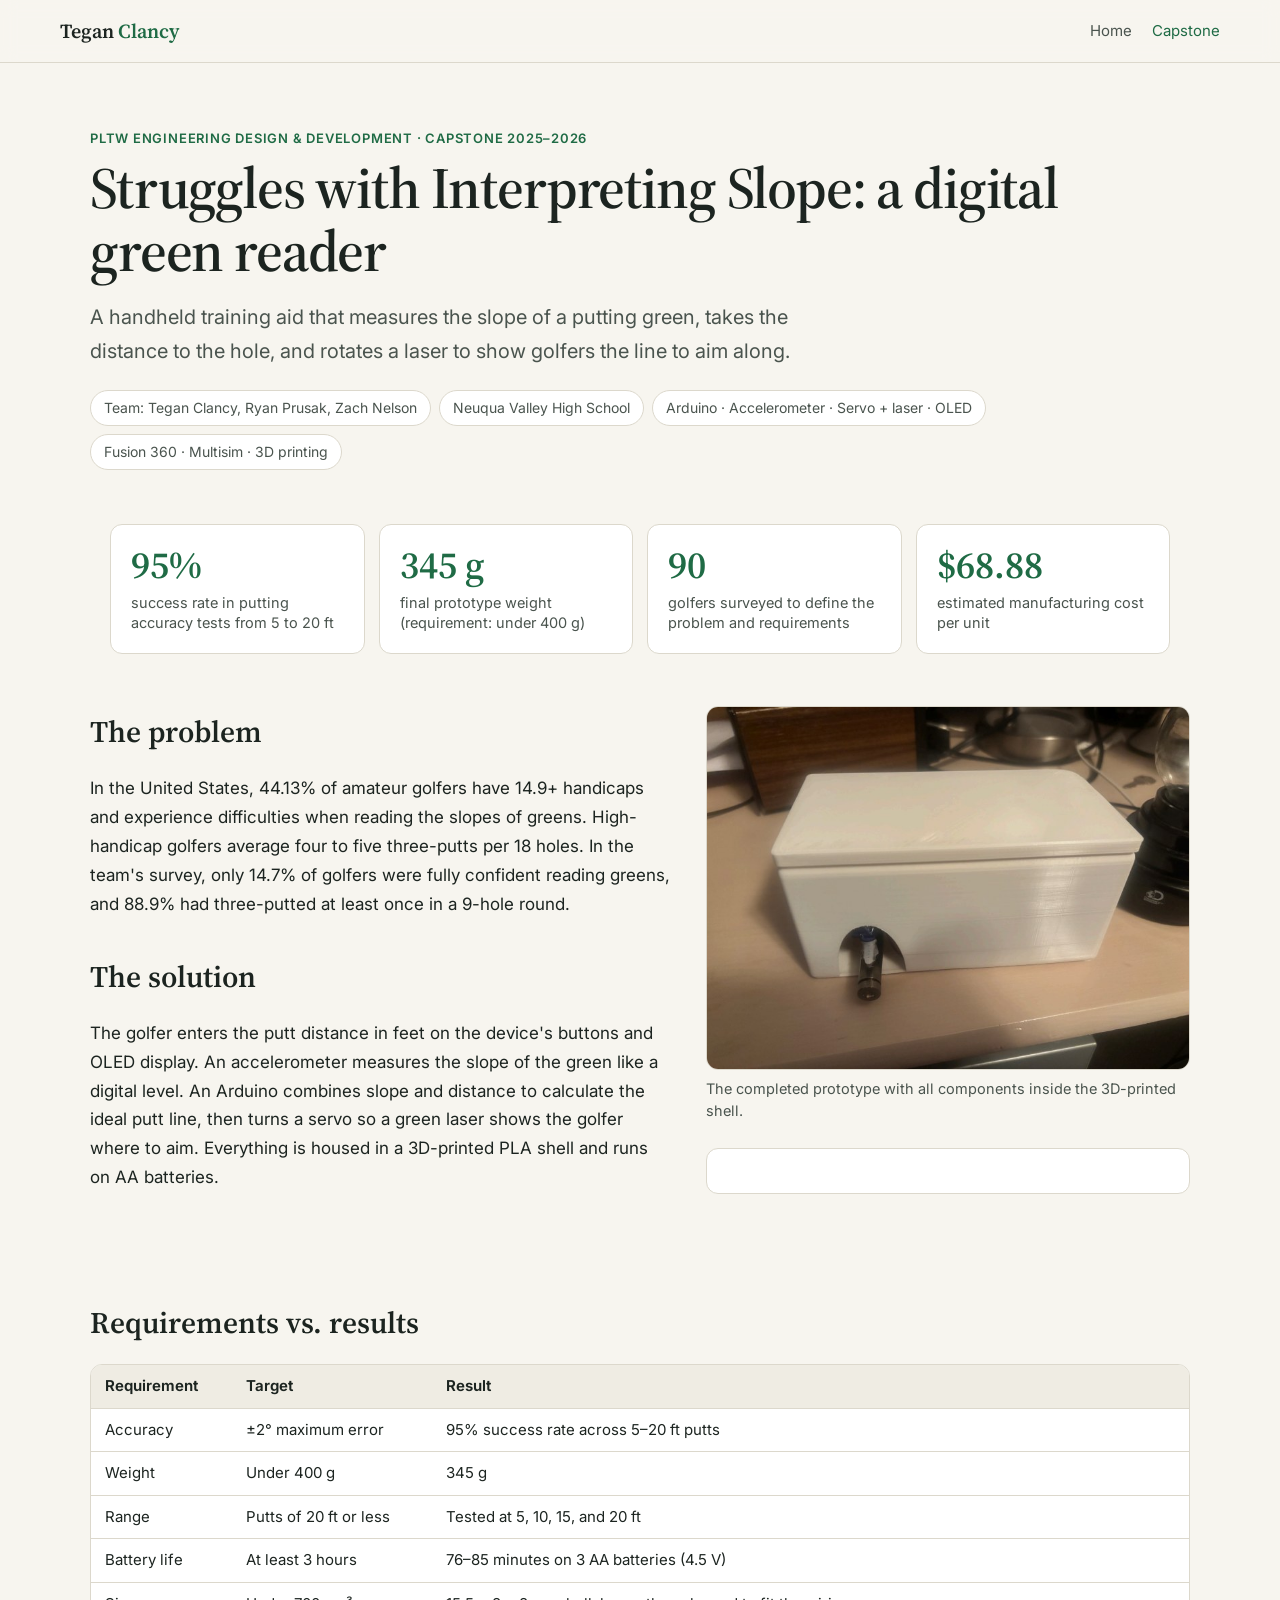
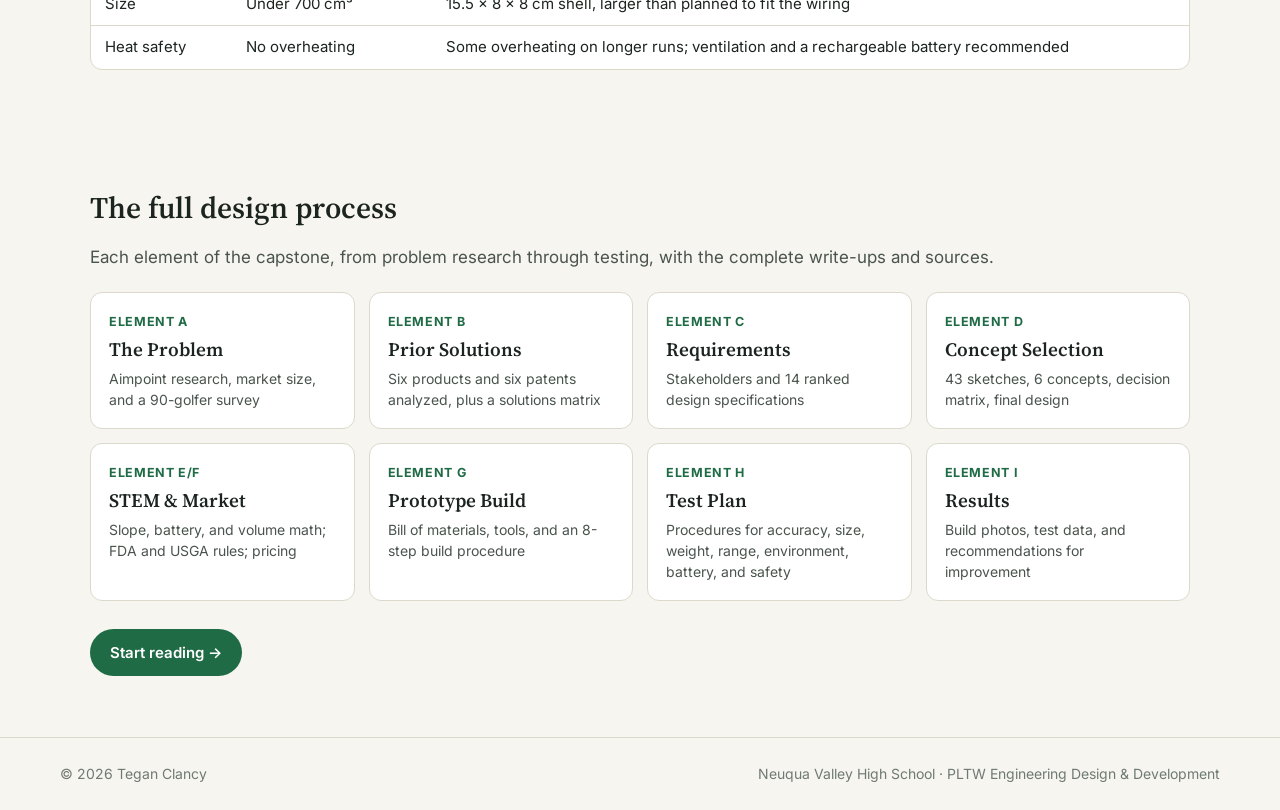
<file: project.html>
<!doctype html>
<html lang="en">
<head>
<meta charset="utf-8">
<meta name="viewport" content="width=device-width, initial-scale=1">
<title>Digital Green Reader | PLTW EDD Capstone | Tegan Clancy</title>
<meta name="description" content="Tegan Clancy - Computer Engineering, University of Illinois Urbana-Champaign">
<link rel="preconnect" href="https://fonts.googleapis.com">
<link rel="preconnect" href="https://fonts.gstatic.com" crossorigin>
<link href="https://fonts.googleapis.com/css2?family=Inter:wght@400;500;600;700&family=Source+Serif+4:opsz,wght@8..60,500;8..60,600&display=swap" rel="stylesheet">
<link rel="stylesheet" href="style.css">
<script>
function imgFallback(el) {
  var tries = ["png", "jpeg", "webp"], n = +(el.dataset.try || 0);
  if (n < tries.length) { el.dataset.try = n + 1; el.src = el.src.replace(/\.[a-z]+$/, "." + tries[n]); return; }
  var d = el.dataset, ph = document.createElement("div"); ph.className = "ph";
  ph.innerHTML = '<svg viewBox="0 0 24 24" fill="none" stroke="currentColor" stroke-width="1.6"><rect x="3" y="4" width="18" height="16" rx="2"/><circle cx="9" cy="10" r="2"/><path d="m21 17-5-5-9 8"/></svg>'
    + '<strong>Add image here</strong>'
    + (d.pdf ? '<span class="ph-row"><em>From PDF</em>' + d.pdf + '</span>' : '')
    + (d.cap ? '<span class="ph-row"><em>Figure</em>' + d.cap + '</span>' : '')
    + '<span class="ph-row"><em>Save as</em><code>' + d.img + '.jpg</code></span>';
  el.replaceWith(ph);
}
</script>
</head>
<body>
<header class="topbar"><div class="topbar-inner">
  <a class="brand" href="index.html">Tegan <span>Clancy</span></a>
  <nav class="topnav">
    <a href="index.html">Home</a>
    <a href="project.html" class="active">Capstone</a>
  </nav>
</div></header>
<main>
<section class="wrap hero">
  <p class="eyebrow">PLTW Engineering Design &amp; Development &middot; Capstone 2025&ndash;2026</p>
  <h1>Struggles with Interpreting Slope: a digital green reader</h1>
  <p class="lede">A handheld training aid that measures the slope of a putting green, takes the distance to the hole, and rotates a laser to show golfers the line to aim along.</p>
  <div class="meta">
    <span class="chip">Team: Tegan Clancy, Ryan Prusak, Zach Nelson</span>
    <span class="chip">Neuqua Valley High School</span>
    <span class="chip">Arduino &middot; Accelerometer &middot; Servo + laser &middot; OLED</span>
    <span class="chip">Fusion 360 &middot; Multisim &middot; 3D printing</span>
  </div>
</section>

<section class="wrap">
  <div class="stats">
    <div class="stat"><div class="num">95%</div><div class="lbl">success rate in putting accuracy tests from 5 to 20 ft</div></div>
    <div class="stat"><div class="num">345 g</div><div class="lbl">final prototype weight (requirement: under 400 g)</div></div>
    <div class="stat"><div class="num">90</div><div class="lbl">golfers surveyed to define the problem and requirements</div></div>
    <div class="stat"><div class="num">$68.88</div><div class="lbl">estimated manufacturing cost per unit</div></div>
  </div>
</section>

<section class="wrap section">
  <div class="two">
    <div>
      <h2>The problem</h2>
      <p>In the United States, 44.13% of amateur golfers have 14.9+ handicaps and experience difficulties when reading the slopes of greens. High-handicap golfers average four to five three-putts per 18 holes. In the team's survey, only 14.7% of golfers were fully confident reading greens, and 88.9% had three-putted at least once in a 9-hole round.</p>
      <h2 style="margin-top:32px">The solution</h2>
      <p>The golfer enters the putt distance in feet on the device's buttons and OLED display. An accelerometer measures the slope of the green like a digital level. An Arduino combines slope and distance to calculate the ideal putt line, then turns a servo so a green laser shows the golfer where to aim. Everything is housed in a 3D-printed PLA shell and runs on AA batteries.</p>
    </div>
    <div>
      <figure class="fig" style="margin-top:0">
        <div class="frame"><img src="i-2-8.jpg" data-img="i-2-8" data-pdf="Element I - NPC" data-cap="Figure 2.8: Picture of the components all within the device" alt="The finished green reading device" onerror="imgFallback(this)"></div>
        <figcaption>The completed prototype with all components inside the 3D-printed shell.</figcaption>
      </figure>
      <div class="panel">
      </div>
    </div>
  </div>
</section>

<section class="wrap section">
  <h2>Requirements vs. results</h2>
  <div class="table-wrap"><table>
    <thead><tr><th>Requirement</th><th>Target</th><th>Result</th></tr></thead>
    <tbody>
      <tr><td>Accuracy</td><td>&plusmn;2&deg; maximum error</td><td>95% success rate across 5&ndash;20 ft putts</td></tr>
      <tr><td>Weight</td><td>Under 400 g</td><td>345 g</td></tr>
      <tr><td>Range</td><td>Putts of 20 ft or less</td><td>Tested at 5, 10, 15, and 20 ft</td></tr>
      <tr><td>Battery life</td><td>At least 3 hours</td><td>76&ndash;85 minutes on 3 AA batteries (4.5 V)</td></tr>
      <tr><td>Size</td><td>Under 700 cm&sup3;</td><td>15.5 &times; 8 &times; 8 cm shell, larger than planned to fit the wiring</td></tr>
      <tr><td>Heat safety</td><td>No overheating</td><td>Some overheating on longer runs; ventilation and a rechargeable battery recommended</td></tr>
    </tbody>
  </table></div>
</section>

<section class="wrap section">
  <h2>The full design process</h2>
  <p style="color:var(--ink-2);margin:-6px 0 20px">Each element of the capstone, from problem research through testing, with the complete write-ups and sources.</p>
  <div class="cards">
    <a class="card" href="element-a.html"><span class="tag">ELEMENT A</span><span class="t">The Problem</span><span class="d">Aimpoint research, market size, and a 90-golfer survey</span></a>
    <a class="card" href="element-b.html"><span class="tag">ELEMENT B</span><span class="t">Prior Solutions</span><span class="d">Six products and six patents analyzed, plus a solutions matrix</span></a>
    <a class="card" href="element-c.html"><span class="tag">ELEMENT C</span><span class="t">Requirements</span><span class="d">Stakeholders and 14 ranked design specifications</span></a>
    <a class="card" href="element-d.html"><span class="tag">ELEMENT D</span><span class="t">Concept Selection</span><span class="d">43 sketches, 6 concepts, decision matrix, final design</span></a>
    <a class="card" href="element-ef.html"><span class="tag">ELEMENT E/F</span><span class="t">STEM &amp; Market</span><span class="d">Slope, battery, and volume math; FDA and USGA rules; pricing</span></a>
    <a class="card" href="element-g.html"><span class="tag">ELEMENT G</span><span class="t">Prototype Build</span><span class="d">Bill of materials, tools, and an 8-step build procedure</span></a>
    <a class="card" href="element-h.html"><span class="tag">ELEMENT H</span><span class="t">Test Plan</span><span class="d">Procedures for accuracy, size, weight, range, environment, battery, and safety</span></a>
    <a class="card" href="element-i.html"><span class="tag">ELEMENT I</span><span class="t">Results</span><span class="d">Build photos, test data, and recommendations for improvement</span></a>
  </div>
  <p style="margin-top:28px"><a class="btn" href="element-a.html">Start reading &rarr;</a></p>
</section>
</main>
<footer class="site"><div class="inner">
  <span>&copy; 2026 Tegan Clancy</span>
  <span>Neuqua Valley High School &middot; PLTW Engineering Design &amp; Development</span>
</div></footer>
</body>
</html>
</file>
<file: style.css>
/* Tegan Clancy — portfolio styles */
:root {
  --bg: #f7f5ef;
  --surface: #ffffff;
  --surface-2: #efece3;
  --ink: #1c2420;
  --ink-2: #4a544e;
  --ink-3: #6f7a73;
  --line: #dcd8cc;
  --accent: #1f6b45;
  --accent-ink: #ffffff;
  --accent-soft: #e3efe7;
  --sand: #e9dfc7;
  --radius: 12px;
  --maxw: 780px;
  --serif: "Source Serif 4", Georgia, "Times New Roman", serif;
  --sans: "Inter", system-ui, -apple-system, "Segoe UI", Roboto, sans-serif;
  color-scheme: light;
}
@media (prefers-color-scheme: dark) {
  :root:not([data-theme="light"]) {
    --bg: #121714; --surface: #19201c; --surface-2: #212a25; --ink: #e8ece9;
    --ink-2: #b7c0ba; --ink-3: #8c968f; --line: #2e3833; --accent: #5fbf8a;
    --accent-ink: #0d1510; --accent-soft: #1d3327; --sand: #3a3526; color-scheme: dark;
  }
}
:root[data-theme="dark"] {
  --bg: #121714; --surface: #19201c; --surface-2: #212a25; --ink: #e8ece9;
  --ink-2: #b7c0ba; --ink-3: #8c968f; --line: #2e3833; --accent: #5fbf8a;
  --accent-ink: #0d1510; --accent-soft: #1d3327; --sand: #3a3526; color-scheme: dark;
}

* { box-sizing: border-box; }
html { scroll-behavior: smooth; scroll-padding-top: 80px; }
body {
  margin: 0; background: var(--bg); color: var(--ink);
  font: 17px/1.7 var(--sans); -webkit-font-smoothing: antialiased;
}
a { color: var(--accent); text-underline-offset: 3px; }
img { max-width: 100%; }

/* ---------- top bar ---------- */
.topbar {
  position: sticky; top: 0; z-index: 20; background: color-mix(in srgb, var(--bg) 88%, transparent);
  backdrop-filter: blur(8px); border-bottom: 1px solid var(--line);
}
.topbar-inner {
  max-width: 1200px; margin: 0 auto; padding: 14px 20px;
  display: flex; align-items: center; justify-content: space-between; gap: 16px;
}
.brand { font-family: var(--serif); font-weight: 600; font-size: 20px; color: var(--ink); text-decoration: none; }
.brand span { color: var(--accent); }
.topnav { display: flex; gap: 20px; font-size: 15px; }
.topnav a { color: var(--ink-2); text-decoration: none; }
.topnav a:hover, .topnav a.active { color: var(--accent); }

/* ---------- element page layout ---------- */
.layout {
  max-width: 1200px; margin: 0 auto; padding: 32px 20px 80px;
  display: grid; grid-template-columns: 250px minmax(0, 1fr); gap: 56px;
}
.sidebar { position: sticky; top: 90px; align-self: start; font-size: 14.5px; }
.sidebar .label { text-transform: uppercase; letter-spacing: .08em; font-size: 12px; color: var(--ink-3); margin: 0 0 10px; }
.sidebar ol { list-style: none; margin: 0; padding: 0; border-left: 2px solid var(--line); }
.sidebar li a {
  display: flex; gap: 10px; padding: 7px 12px; margin-left: -2px; border-left: 2px solid transparent;
  color: var(--ink-2); text-decoration: none; line-height: 1.35;
}
.sidebar li a:hover { color: var(--ink); }
.sidebar li a.current { border-left-color: var(--accent); color: var(--accent); font-weight: 600; }
.sidebar .letter { font-weight: 700; min-width: 26px; }
.sidebar .back { display: inline-block; margin-bottom: 18px; color: var(--ink-3); text-decoration: none; }
.sidebar .back:hover { color: var(--accent); }

article { max-width: var(--maxw); min-width: 0; }
.eyebrow { color: var(--accent); font-weight: 600; letter-spacing: .06em; text-transform: uppercase; font-size: 13px; margin: 0 0 6px; }
article h1 {
  font-family: var(--serif); font-weight: 600; font-size: clamp(30px, 4.5vw, 42px);
  line-height: 1.15; margin: 0 0 28px; letter-spacing: -.01em;
}
article h2 {
  font-family: var(--serif); font-weight: 600; font-size: 28px; line-height: 1.25;
  margin: 56px 0 16px; padding-top: 22px; border-top: 1px solid var(--line);
}
article h3 { font-size: 20px; margin: 36px 0 10px; line-height: 1.35; }
article h4 { font-size: 17px; margin: 26px 0 6px; color: var(--ink); }
article p { margin: 0 0 16px; }
article ul, article ol { padding-left: 24px; margin: 0 0 18px; }
article li { margin: 4px 0; }
article li > ul, article li > ol { margin: 4px 0; }
article strong { font-weight: 650; }

/* callout: problem statement etc */
.callout {
  background: var(--accent-soft); border-left: 4px solid var(--accent);
  border-radius: 0 var(--radius) var(--radius) 0; padding: 18px 22px; margin: 18px 0 24px;
}
.callout > :last-child { margin-bottom: 0; }

/* pros/cons */
.proscons { display: grid; grid-template-columns: 1fr 1fr; gap: 16px; margin: 12px 0 20px; }
.proscons > div { background: var(--surface); border: 1px solid var(--line); border-radius: var(--radius); padding: 14px 18px; }
.proscons h4 { margin-top: 0; }
.proscons ul { margin-bottom: 0; }

.facts { display: grid; grid-template-columns: repeat(3, 1fr); gap: 12px; margin: 8px 0 24px; }
.facts > div { background: var(--surface-2); border-radius: 10px; padding: 12px 14px; font-size: 15px; }
.facts b { display: block; font-size: 12px; text-transform: uppercase; letter-spacing: .06em; color: var(--ink-3); font-weight: 600; }

/* tables */
.table-wrap { overflow-x: auto; margin: 16px 0 24px; border: 1px solid var(--line); border-radius: var(--radius); background: var(--surface); }
table { border-collapse: collapse; width: 100%; font-size: 15px; line-height: 1.5; }
th, td { text-align: left; vertical-align: top; padding: 10px 14px; border-bottom: 1px solid var(--line); }
th { background: var(--surface-2); font-weight: 650; white-space: nowrap; }
tr:last-child td { border-bottom: 0; }

/* figures */
.fig { margin: 22px 0 26px; }
.fig .frame {
  background: var(--surface); border: 1px solid var(--line); border-radius: var(--radius);
  overflow: hidden; display: flex; align-items: center; justify-content: center; min-height: 120px;
}
.fig img { display: block; width: 100%; height: auto; }
.fig .ph {
  width: 100%; aspect-ratio: 16 / 9; display: flex; flex-direction: column; align-items: center; justify-content: center;
  gap: 6px; color: var(--ink-3); font-size: 13px; text-align: center; padding: 16px;
  background: repeating-linear-gradient(45deg, var(--surface-2) 0 12px, var(--surface) 12px 24px);
}
.fig .ph svg { width: 34px; height: 34px; opacity: .55; }
.fig .ph code { font-size: 12px; background: var(--surface); padding: 2px 6px; border-radius: 4px; }
.fig figcaption { font-size: 14.5px; color: var(--ink-2); margin-top: 8px; line-height: 1.5; }
.fig-grid { display: grid; grid-template-columns: repeat(2, minmax(0, 1fr)); gap: 0 20px; }
.fig-grid .ph { aspect-ratio: 4 / 3; }

/* collapsible appendices */
details.appendix { border: 1px solid var(--line); border-radius: var(--radius); background: var(--surface); margin: 16px 0; }
details.appendix > summary {
  cursor: pointer; padding: 14px 18px; font-weight: 650; list-style: none; display: flex; justify-content: space-between;
}
details.appendix > summary::-webkit-details-marker { display: none; }
details.appendix > summary::after { content: "+"; font-size: 20px; line-height: 1; color: var(--accent); }
details.appendix[open] > summary::after { content: "−"; }
details.appendix > .inner { padding: 0 18px 12px; }
details.appendix h3:first-child { margin-top: 8px; }

/* footnotes */
sup[id^="fnref"] a, .footnote-ref {
  font-size: 12px; font-weight: 600; text-decoration: none; padding: 0 2px; border-radius: 4px;
}
sup[id^="fnref"] a:hover { background: var(--accent-soft); }
.footnote { margin-top: 64px; padding-top: 22px; border-top: 1px solid var(--line); font-size: 14px; color: var(--ink-2); line-height: 1.55; }
.footnote::before { content: "Sources"; display: block; font-family: var(--serif); font-size: 22px; color: var(--ink); font-weight: 600; margin-bottom: 12px; }
.footnote hr { display: none; }
.footnote ol { padding-left: 26px; }
.footnote li { margin: 0 0 10px; overflow-wrap: anywhere; }
.footnote li:target { background: var(--accent-soft); border-radius: 6px; }
.footnote-backref { text-decoration: none; margin-left: 4px; }

/* prev / next */
.pager { display: grid; grid-template-columns: 1fr 1fr; gap: 16px; margin-top: 56px; }
.pager a {
  display: block; padding: 16px 18px; border: 1px solid var(--line); border-radius: var(--radius);
  background: var(--surface); text-decoration: none; color: var(--ink);
}
.pager a:hover { border-color: var(--accent); }
.pager small { display: block; color: var(--ink-3); font-size: 13px; }
.pager .next { text-align: right; grid-column: 2; }

footer.site { border-top: 1px solid var(--line); color: var(--ink-3); font-size: 14px; }
footer.site .inner { max-width: 1200px; margin: 0 auto; padding: 24px 20px; display: flex; justify-content: space-between; gap: 12px; flex-wrap: wrap; }

/* ---------- overview & landing ---------- */
.wrap { max-width: 1100px; margin: 0 auto; padding: 0 20px; }
.hero { padding: 64px 0 36px; }
.hero h1 { font-family: var(--serif); font-weight: 600; font-size: clamp(34px, 6vw, 58px); line-height: 1.08; margin: 8px 0 18px; letter-spacing: -.02em; }
.hero .lede { font-size: 20px; color: var(--ink-2); max-width: 720px; margin: 0 0 22px; }
.meta { display: flex; flex-wrap: wrap; gap: 8px; }
.chip { background: var(--surface); border: 1px solid var(--line); border-radius: 999px; padding: 5px 13px; font-size: 14px; color: var(--ink-2); }
.stats { display: grid; grid-template-columns: repeat(4, 1fr); gap: 14px; margin: 18px 0 8px; }
.stat { background: var(--surface); border: 1px solid var(--line); border-radius: var(--radius); padding: 20px; }
.stat .num { font-family: var(--serif); font-size: 38px; font-weight: 600; color: var(--accent); line-height: 1.1; }
.stat .lbl { font-size: 14.5px; color: var(--ink-2); margin-top: 6px; line-height: 1.4; }
.section { padding: 44px 0; }
.section h2 { font-family: var(--serif); font-weight: 600; font-size: 30px; margin: 0 0 16px; }
.two { display: grid; grid-template-columns: 1.2fr 1fr; gap: 36px; align-items: start; }
.panel { background: var(--surface); border: 1px solid var(--line); border-radius: var(--radius); padding: 22px 24px; }
.panel h3 { margin: 0 0 8px; font-size: 17px; }
.panel ul { margin: 0; padding-left: 20px; }
.cards { display: grid; grid-template-columns: repeat(4, 1fr); gap: 14px; counter-reset: step; }
.card {
  background: var(--surface); border: 1px solid var(--line); border-radius: var(--radius); padding: 18px;
  text-decoration: none; color: var(--ink); display: flex; flex-direction: column; gap: 6px; transition: border-color .15s, transform .15s;
}
.card:hover { border-color: var(--accent); transform: translateY(-2px); }
.card .tag { font-size: 12.5px; font-weight: 700; color: var(--accent); letter-spacing: .05em; }
.card .t { font-family: var(--serif); font-weight: 600; font-size: 19px; line-height: 1.25; }
.card .d { font-size: 14px; color: var(--ink-2); line-height: 1.5; }
.btn { display: inline-block; background: var(--accent); color: var(--accent-ink); padding: 11px 20px; border-radius: 999px; text-decoration: none; font-weight: 600; font-size: 15px; }
.btn.ghost { background: transparent; color: var(--accent); border: 1px solid var(--accent); }

.project-card { display: grid; grid-template-columns: 1fr 1.3fr; gap: 0; background: var(--surface); border: 1px solid var(--line); border-radius: 16px; overflow: hidden; text-decoration: none; color: var(--ink); }
.project-card:hover { border-color: var(--accent); }
.project-card .art { background: linear-gradient(160deg, var(--accent) 0%, #0f3b26 100%); min-height: 240px; display: flex; align-items: center; justify-content: center; }
.project-card .body { padding: 28px; }
.project-card h3 { font-family: var(--serif); font-size: 26px; margin: 6px 0 10px; line-height: 1.2; }

/* ---------- responsive ---------- */
@media (max-width: 960px) {
  .layout { grid-template-columns: 1fr; gap: 20px; padding-top: 16px; }
  .sidebar { position: static; }
  .sidebar ol { display: flex; overflow-x: auto; border-left: 0; border-bottom: 2px solid var(--line); gap: 2px; padding-bottom: 2px; }
  .sidebar li a { white-space: nowrap; border-left: 0; border-bottom: 2px solid transparent; margin: 0 0 -4px; padding: 8px 10px; }
  .sidebar li a.current { border-bottom-color: var(--accent); }
  .sidebar .name { display: none; }
  .sidebar .label { display: none; }
  .cards { grid-template-columns: repeat(2, 1fr); }
  .stats { grid-template-columns: repeat(2, 1fr); }
  .two { grid-template-columns: 1fr; }
}
@media (max-width: 620px) {
  body { font-size: 16px; }
  .topnav { gap: 14px; font-size: 14px; }
  .proscons, .fig-grid, .facts, .pager, .project-card { grid-template-columns: 1fr; }
  .pager .next { grid-column: 1; }
  .cards { grid-template-columns: 1fr; }
  article h2 { font-size: 24px; }
}

/* lettered build steps (Element G) */
article.page-g > ol { list-style-type: lower-alpha; }
article.page-g > ol ol { list-style-type: lower-roman; }
@media (max-width: 620px) { .facts > div { grid-column: auto !important; } }

article h1 + h2 { border-top: 0; margin-top: 0; padding-top: 0; }
.layout > * { min-width: 0; }
@media (max-width: 960px) { .layout { grid-template-columns: minmax(0, 1fr); } }

/* image placeholders with instructions */
.fig .ph { aspect-ratio: auto; min-height: 220px; border: 2px dashed var(--accent); border-radius: var(--radius);
  background: var(--accent-soft); color: var(--ink-2); gap: 8px; padding: 22px 18px; }
.fig .frame:has(.ph) { border: 0; background: transparent; }
.fig .ph strong { color: var(--accent); font-size: 15px; }
.fig .ph .ph-row { display: block; max-width: 520px; line-height: 1.45; }
.fig .ph .ph-row em { display: block; font-style: normal; font-size: 11px; font-weight: 700; letter-spacing: .07em; text-transform: uppercase; color: var(--ink-3); }
.fig-grid .ph { aspect-ratio: auto; }

/* image checklist page */
.guide h2 { font-family: var(--serif); font-size: 26px; margin: 40px 0 12px; }
.guide h2 small { font-family: var(--sans); font-size: 14px; font-weight: 400; color: var(--ink-3); margin-left: 8px; }
.guide td code { font-size: 13px; white-space: nowrap; }
.status { font-size: 12px; font-weight: 700; padding: 3px 9px; border-radius: 999px; background: var(--surface-2); color: var(--ink-3); white-space: nowrap; }
.status.ok { background: var(--accent-soft); color: var(--accent); }
.status.missing { background: #fbe9e4; color: #a33a1f; }
:root[data-theme="dark"] .status.missing { background: #3b2019; color: #f0a48f; }
@media (prefers-color-scheme: dark) { :root:not([data-theme="light"]) .status.missing { background: #3b2019; color: #f0a48f; } }
.progress { font-size: 18px; }
td img.thumb { width: 110px; height: auto; border-radius: 8px; display: block; }
.fig img { width: auto; max-width: 100%; max-height: 560px; margin: 0 auto; }
.fig .frame:has(img) { background: var(--surface); }
</file>
